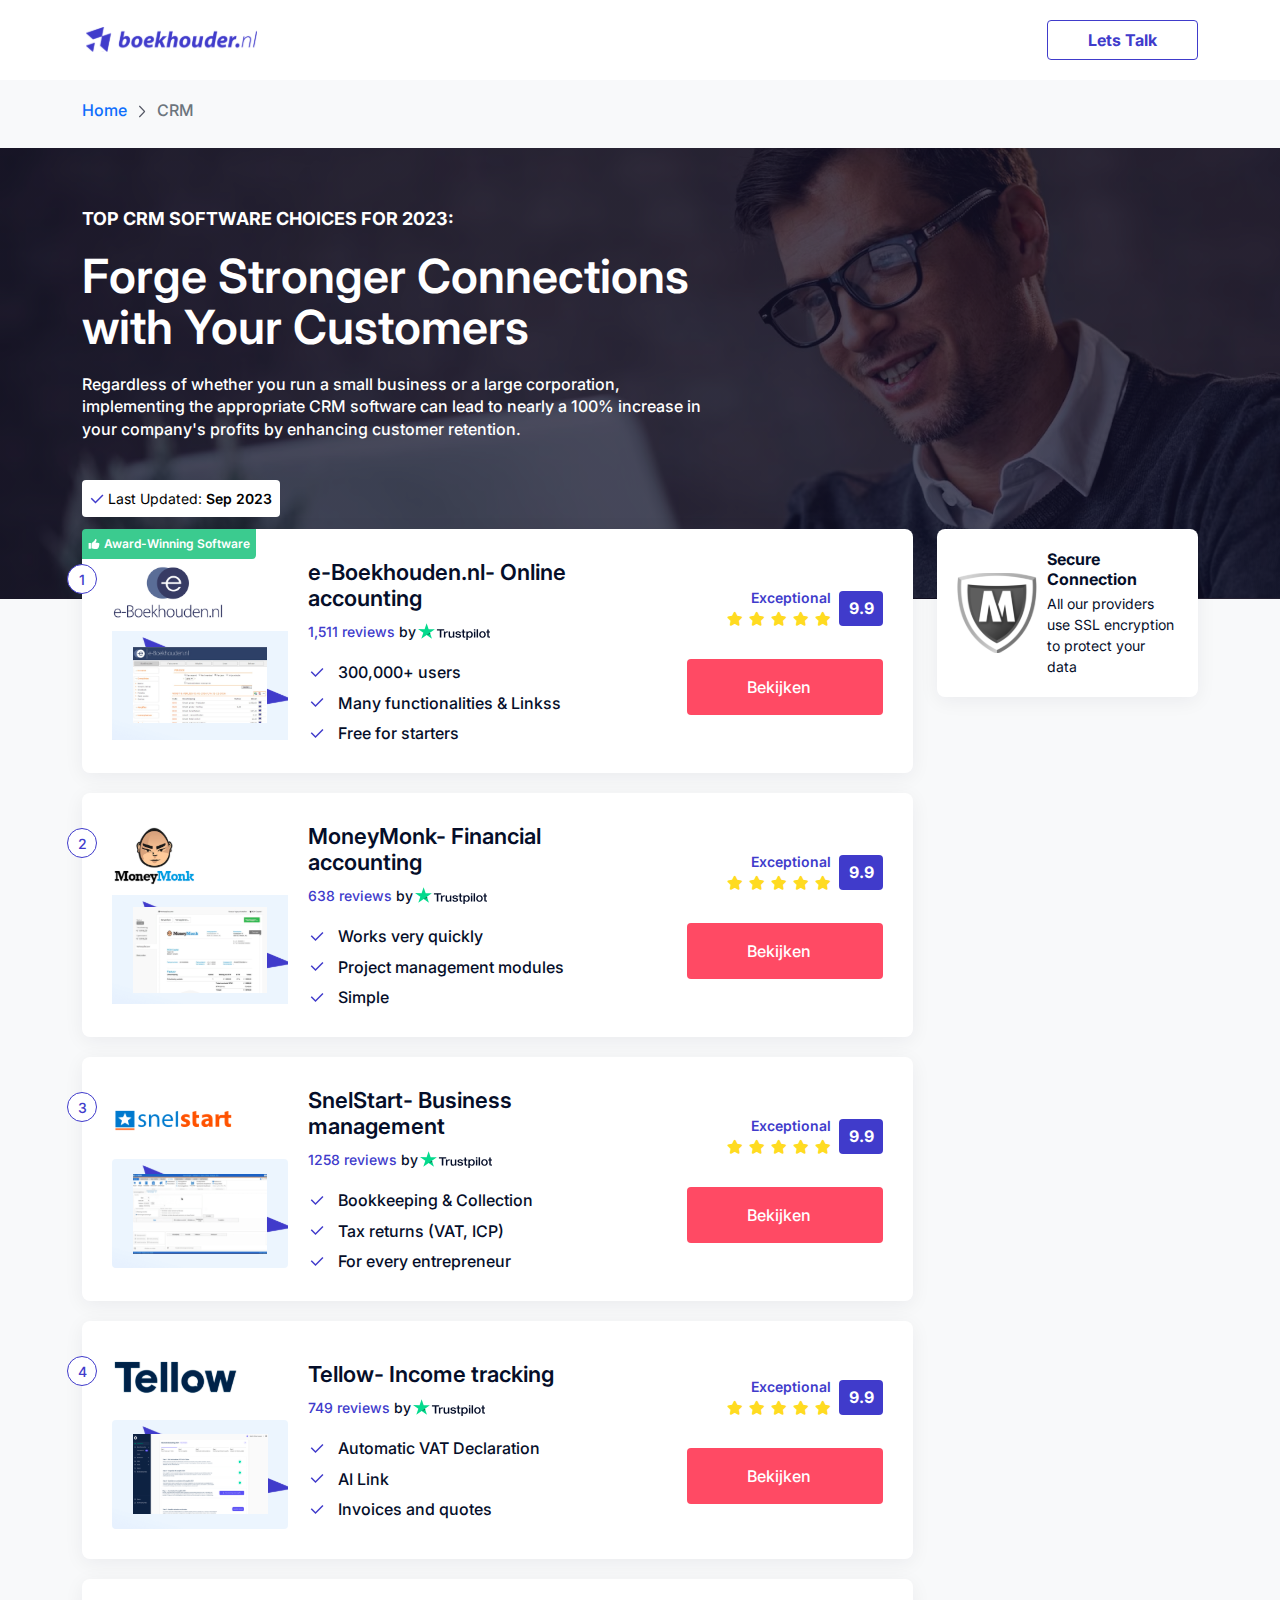
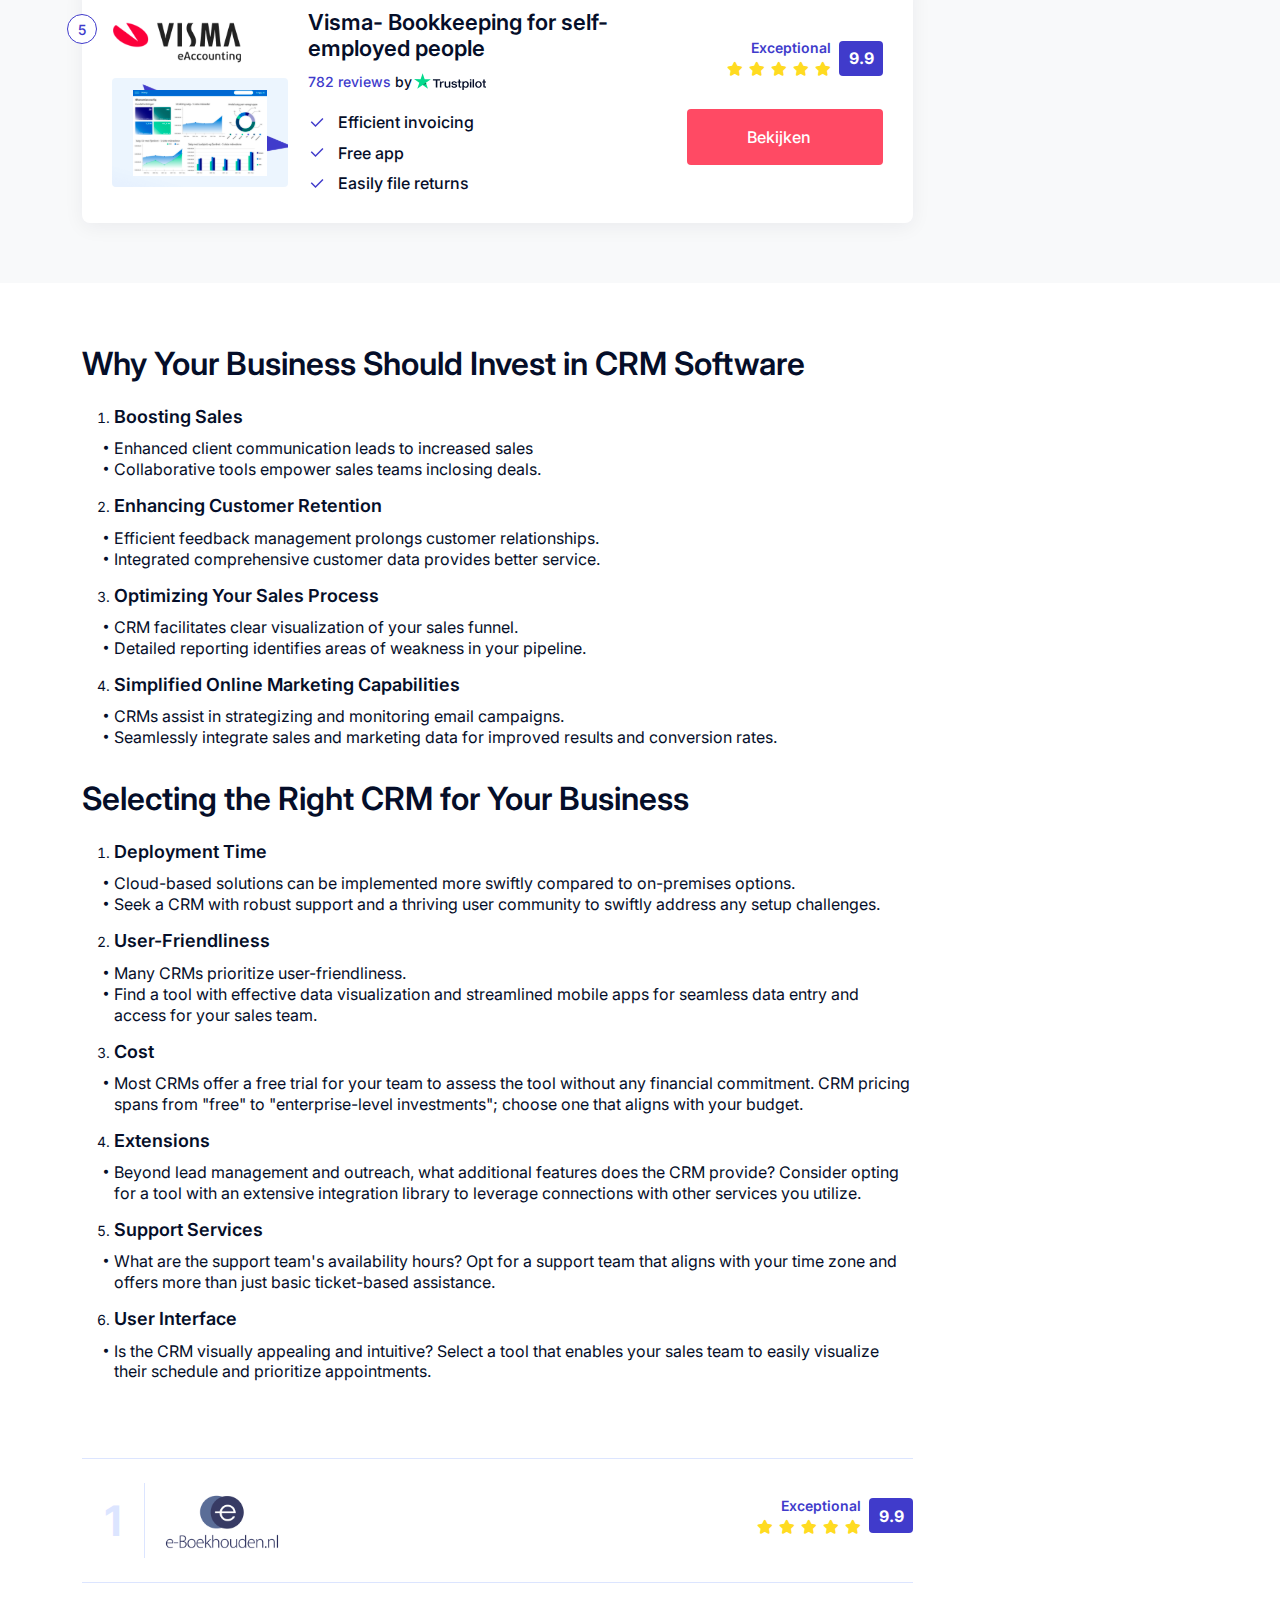
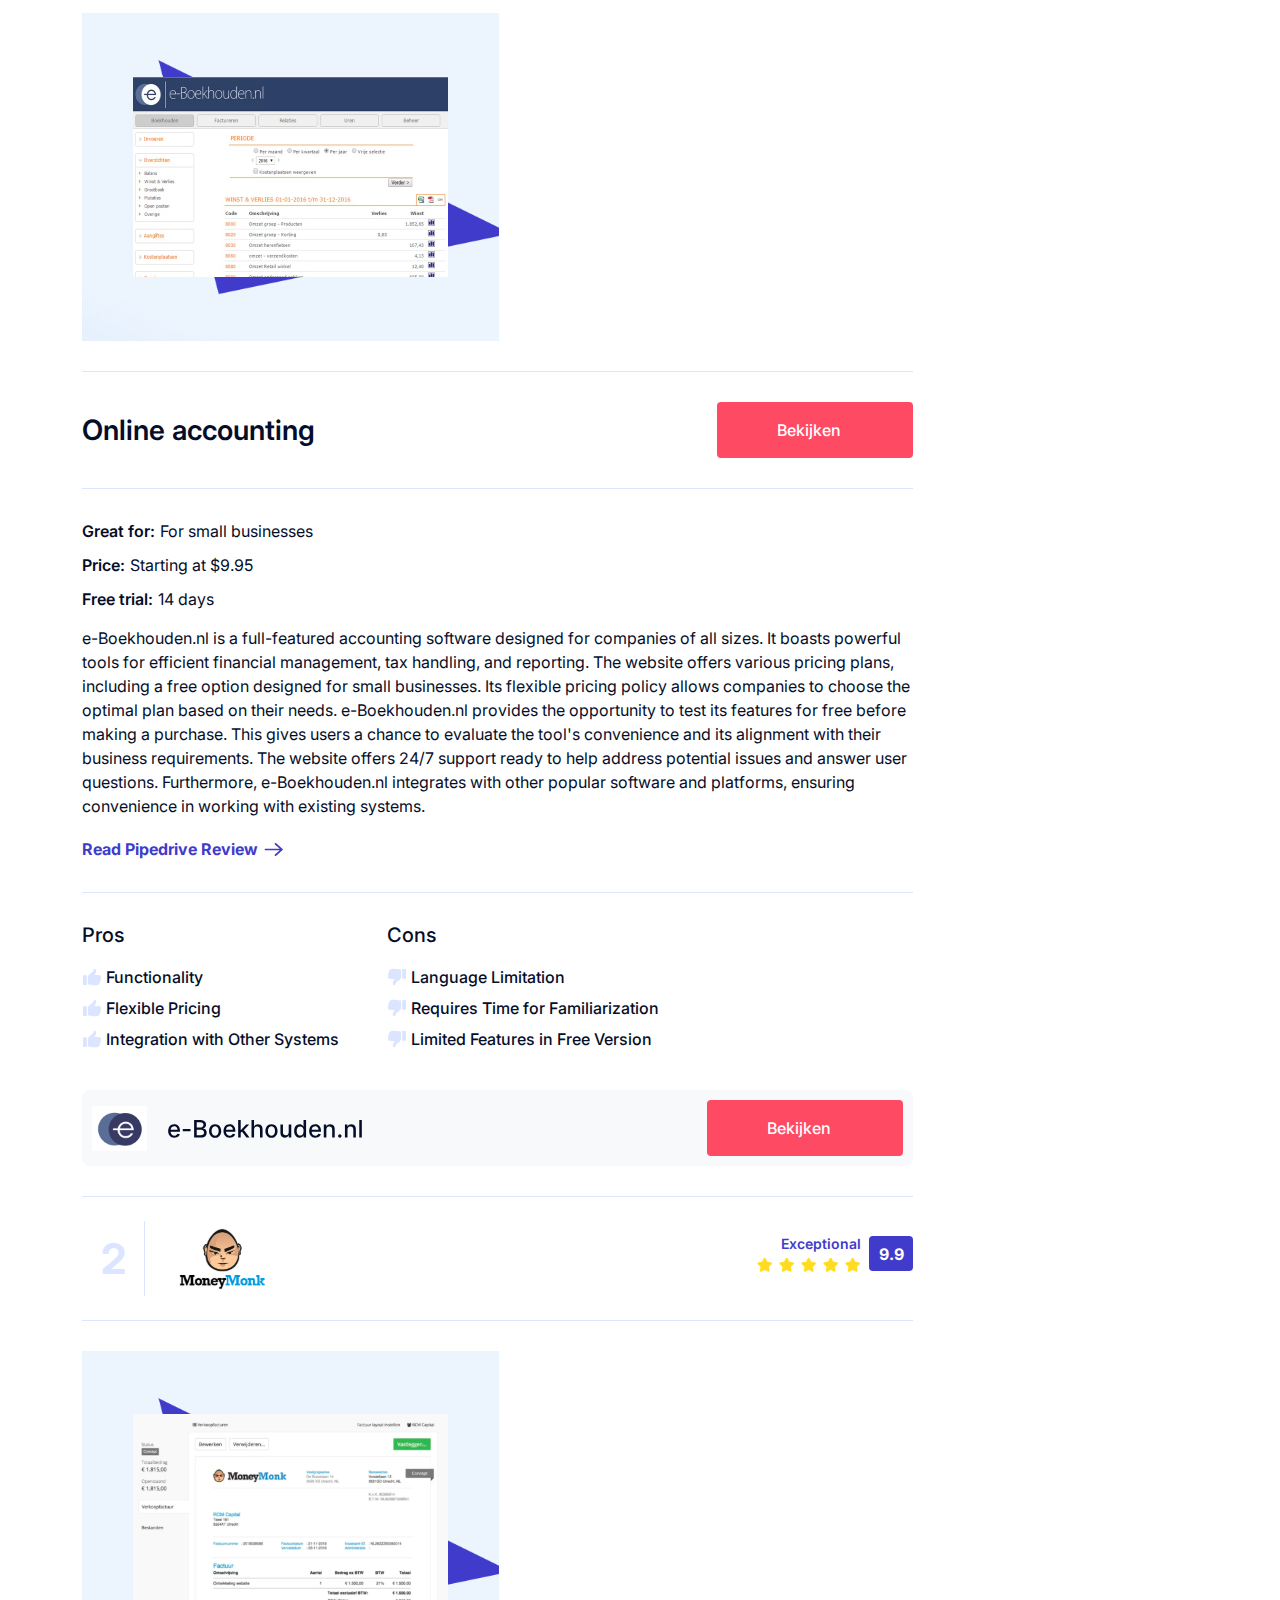
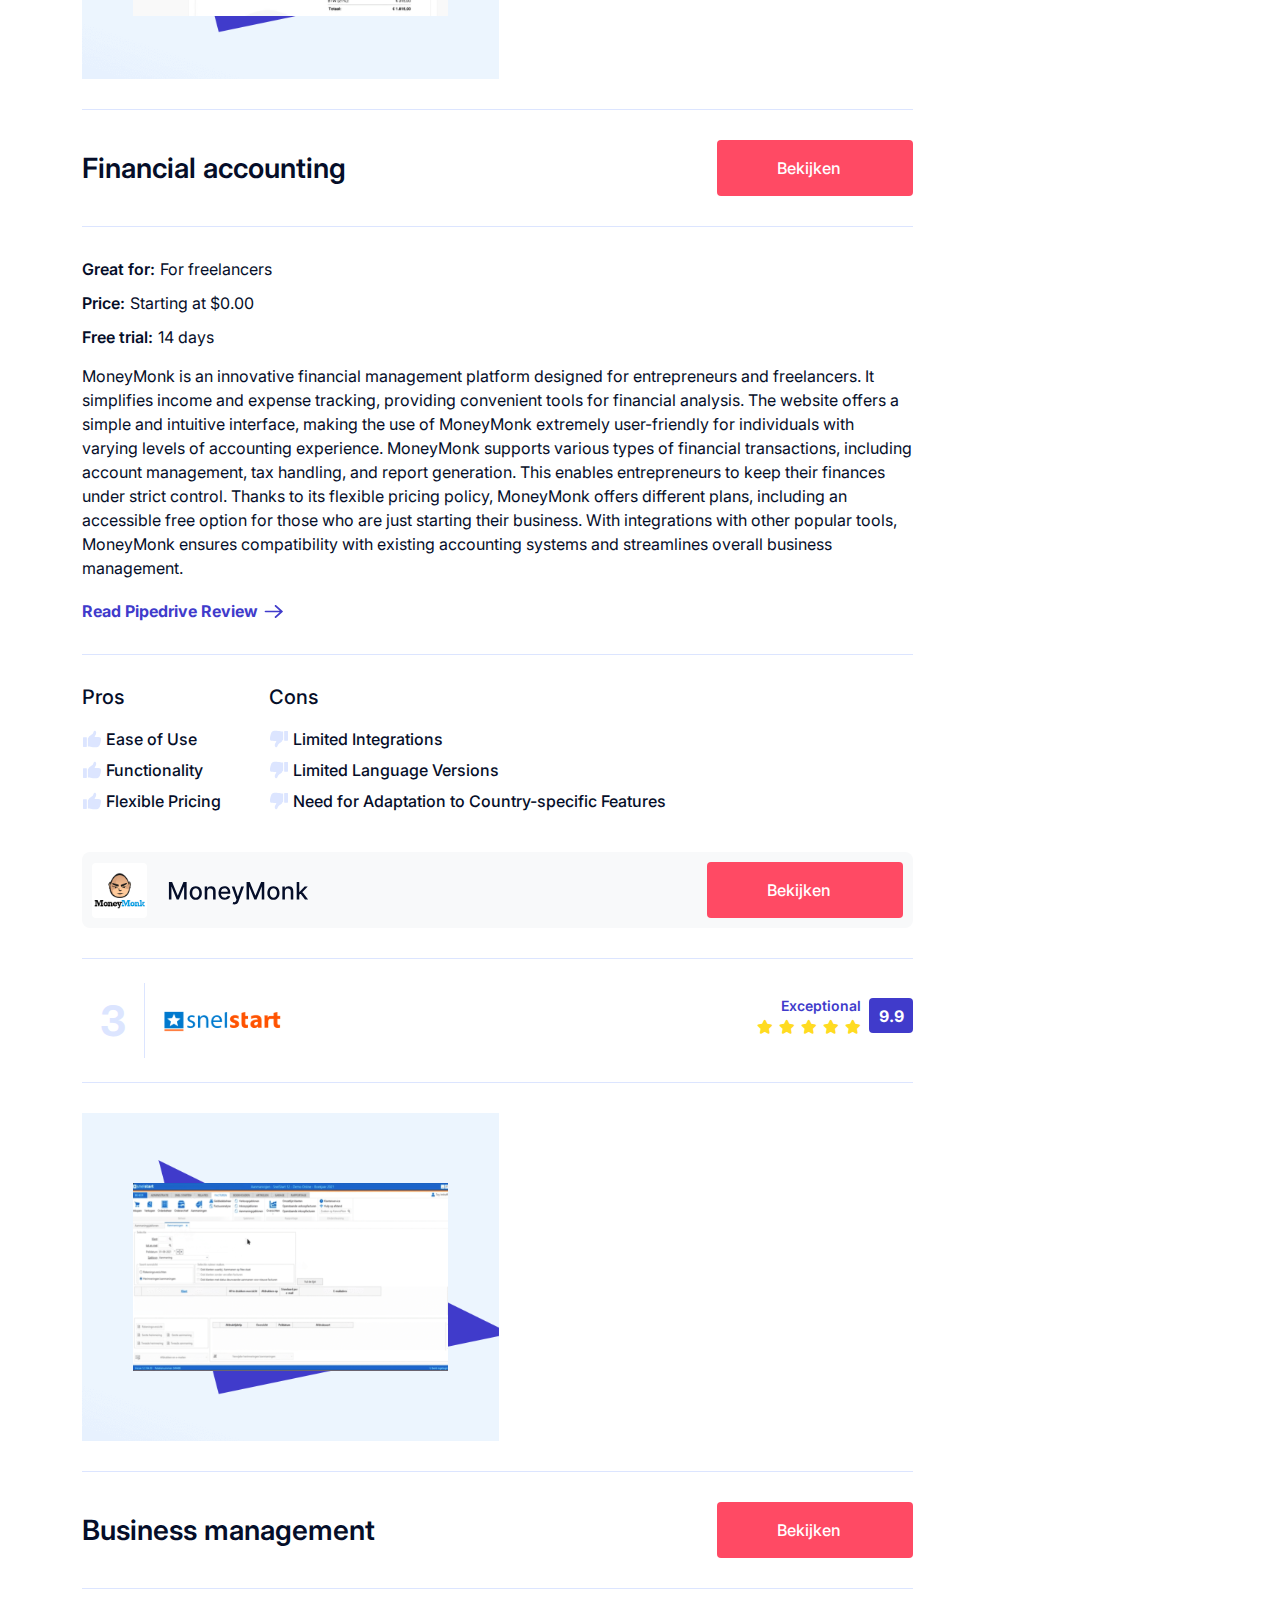
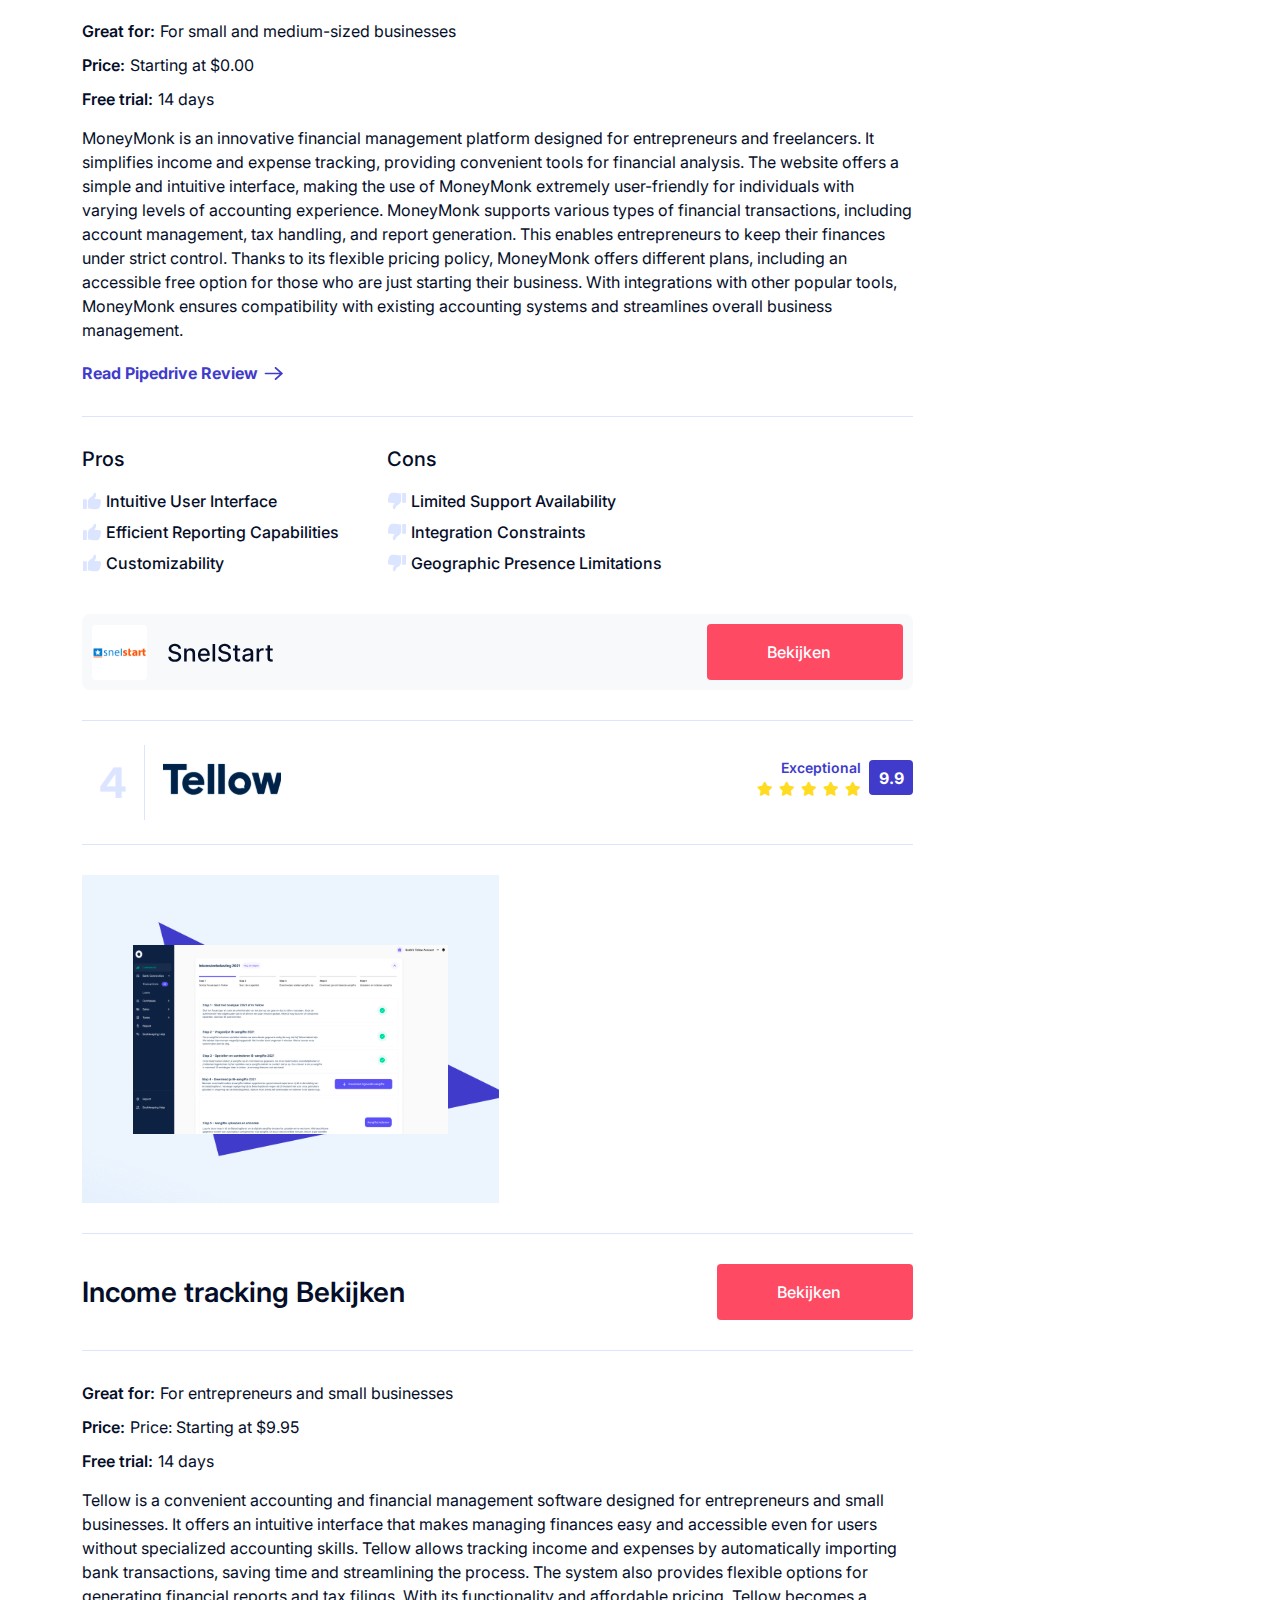
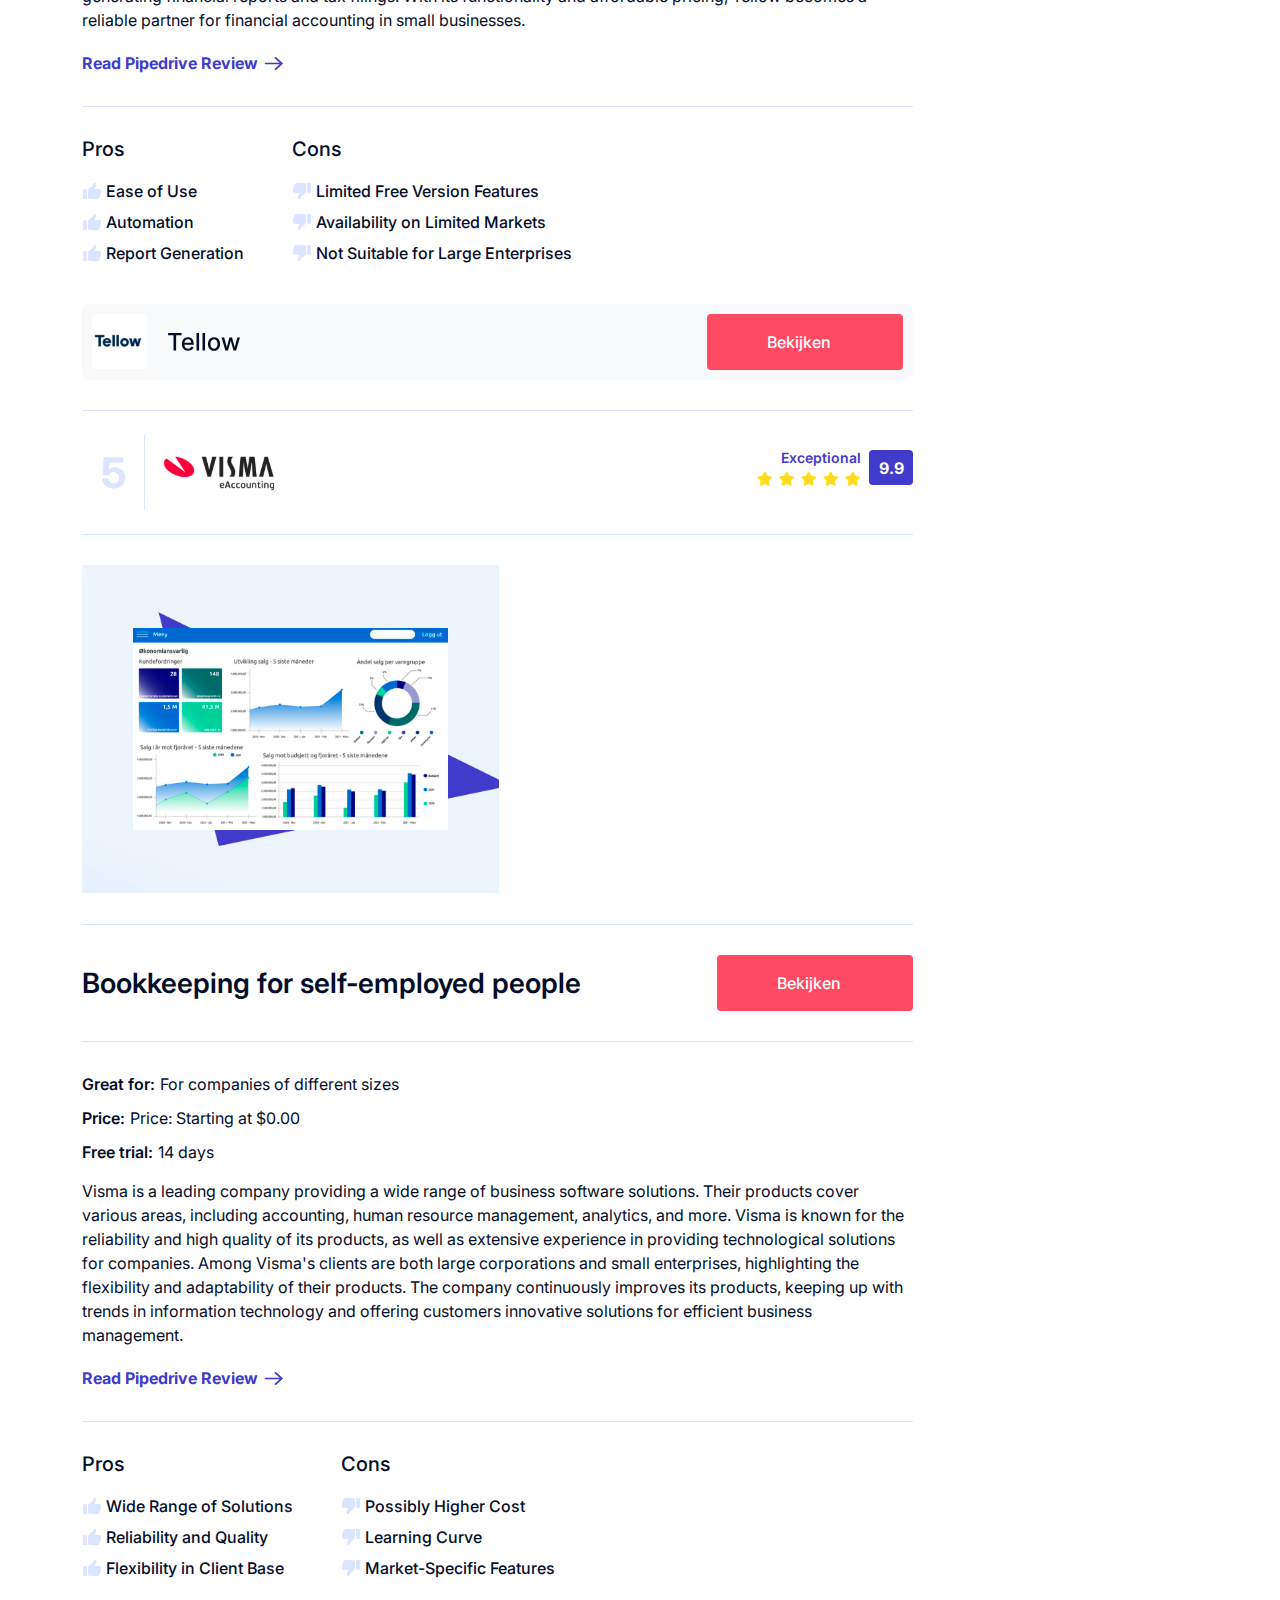
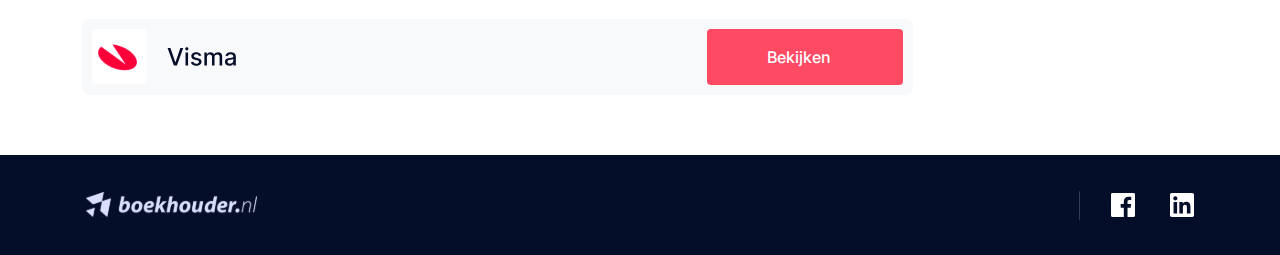
<file: index.html>
<!DOCTYPE html>
<html lang="en">

<head>
    <title>boekhouder</title>
    <meta name="keywords" content="boekhouder" />
    <meta name="description" content="boekhouder" />
    <meta name="viewport" content="width=device-width, initial-scale=1, maximum-scale=1" />
    <!-- FavIcon CSS -->
    <link rel="icon" href="favicon.png" type="image/gif" sizes="16x16">
    <!--Google Fonts CSS-->
    <link rel="preconnect" href="https://fonts.googleapis.com">
    <link rel="preconnect" href="https://fonts.gstatic.com" crossorigin>
    <link href="https://fonts.googleapis.com/css2?family=Inter:wght@100;200;300;400;500;600;700;800;900&display=swap" rel="stylesheet">

    <!--Font Awesome Icon CSS-->
    <link rel="stylesheet" type="text/css" href="https://cdnjs.cloudflare.com/ajax/libs/font-awesome/6.4.0/css/all.min.css">
    <!--Bootstrap CSS-->
    <link rel="stylesheet" type="text/css" href="assets/css/bootstrap.min.css">
    <!-- Main Style CSS  -->
    <link rel="stylesheet" type="text/css" href="assets/css/style.css">
</head>

<body>
    
    <!-- hearer-area start -->
    <header class="header-area">
        <div class="header-top">
            <div class="container">
                <div class="d-flex align-items-center justify-content-between">
                    <div class="logo">
                        <a href="#">
                            <img src="assets/img/logo.svg" alt="">
                                
                        </a>
                    </div>
                    <div>
                        <a href="#" class="talk-btn">Lets Talk</a>
                    </div>
                </div>
            </div>
        </div>
        <div class="header-bottom">
            <div class="container">
                <nav>
                    <ol class="breadcrumb m-0">
                        <li class="breadcrumb-item  font-16"><a href="#">Home</a></li>
                        <li class="font-16 p8"><svg xmlns="http://www.w3.org/2000/svg" width="14" height="15"
                                viewBox="0 0 14 15" fill="none">
                                <path
                                    d="M4.16475 2.65024C4.11212 2.59455 4.07098 2.52904 4.04367 2.45745C4.01636 2.38586 4.00342 2.30959 4.00559 2.233C4.00776 2.1564 4.02499 2.08099 4.0563 2.01105C4.08761 1.94112 4.13239 1.87804 4.18809 1.82541C4.24378 1.77278 4.30929 1.73164 4.38088 1.70433C4.45247 1.67702 4.52874 1.66408 4.60533 1.66625C4.68193 1.66842 4.75734 1.68565 4.82728 1.71696C4.89721 1.74827 4.96029 1.79305 5.01292 1.84874L9.97125 7.09874C10.0736 7.20705 10.1307 7.35045 10.1307 7.49949C10.1307 7.64854 10.0736 7.79194 9.97125 7.90024L5.01292 13.1508C4.96064 13.2077 4.89757 13.2537 4.82738 13.286C4.75719 13.3184 4.68128 13.3364 4.60405 13.3392C4.52682 13.3419 4.44981 13.3293 4.3775 13.302C4.30519 13.2747 4.23902 13.2334 4.18284 13.1803C4.12665 13.1273 4.08157 13.0636 4.0502 12.9929C4.01884 12.9223 4.00182 12.8462 4.00014 12.7689C3.99846 12.6916 4.01214 12.6148 4.0404 12.5429C4.06866 12.471 4.11093 12.4054 4.16475 12.3499L8.74509 7.49949L4.16475 2.65024Z"
                                    fill="#545764" />
                            </svg></li>
                        <li class="breadcrumb-item font-16 active" aria-current="page">CRM</li>
                    </ol>
                </nav>

            </div>
        </div>
    </header>
    <!-- hearer-area end -->

    <main>
        <section class="main-wrapper">

            <!-- banner-area start -->
            <div class="banner-area">
                <div class="container">
                    <div class="row">
                        <div class="col-xl-7 col-lg-10">
                            <div class="banner-discription f-column-reverse">
                                <h3 class="banner-sub-heading">
                                    Top CRM Software Choices for 2023:
                                </h3>
                                <h1 class="banner-heading lg-block">Forge Stronger Connections with Your Customers
                                </h1>
                                <p class="banner-content lg-block">
                                    Regardless of whether you run a small business or a large corporation, implementing the appropriate CRM software can lead to nearly a 100%  increase in your company's profits by enhancing customer retention.
                                </p>
                                <div class="update-btn">
                                    <button>
                                        <svg class="lg-block" width="14" height="10" viewBox="0 0 14 10" fill="none"
                                            xmlns="http://www.w3.org/2000/svg">
                                            <path
                                                d="M5.5015 7.37817L12.3958 0.483887L13.4564 1.54454L5.5015 9.49947L0.728516 4.72655L1.78917 3.6659L5.5015 7.37817Z"
                                                fill="#403BCB" />
                                        </svg>
                                        <svg class="sm-block" width="16" height="16" viewBox="0 0 16 16" fill="none"
                                            xmlns="http://www.w3.org/2000/svg">
                                            <rect width="16" height="16" rx="8" fill="#403BCB" />
                                            <path
                                                d="M7.12501 10.1177L13.0833 4L14 4.94118L7.12501 12L3 7.76473L3.91666 6.82356L7.12501 10.1177Z"
                                                fill="white" />
                                        </svg>
                                        <p class="font-14"> Last Updated: <span class="font-600">Sep 2023</span></p>
                                    </button>
                                </div>
                            </div>
                        </div>
                    </div>
                </div>
            </div>
            <!-- banner-area end -->
            <div class="banner-bottom">
                <div class="container">
                    <div class="row">
                        <div class="col-lg-9  col-md-8">
                            <div class="left-wrapper-area">
                       
                                <div class="left-wrapper mb-20">
                                    <a class="overlay" href="index.html"></a>
                                    <button class="award">
                                        <svg width="12" height="12" viewBox="0 0 12 12" fill="none"
                                            xmlns="http://www.w3.org/2000/svg">
                                            <g clip-path="url(#clip0_207_1118)">
                                                <path fill-rule="evenodd" clip-rule="evenodd"
                                                    d="M11.3996 5.96175C11.3452 7.47855 10.7636 10.4353 9.55641 10.7545C8.25881 11.0985 7.31961 11.1305 5.07241 10.6409C4.60681 10.5697 4.13721 10.5313 3.66601 10.5265C3.62498 10.5255 3.586 10.5084 3.55743 10.4789C3.52886 10.4495 3.51299 10.41 3.51321 10.3689V5.60015C3.51274 5.57633 3.51793 5.55274 3.52836 5.53132C3.53879 5.5099 3.55417 5.49126 3.57321 5.47695C3.87881 5.25935 4.06201 4.68895 4.39161 4.39455C5.01081 3.84095 5.48361 3.67535 5.89881 3.36255C6.61241 2.82335 6.74361 2.13935 6.97001 1.60255C7.15561 1.16255 7.46121 0.848948 7.91881 1.05295C8.38041 1.25935 8.86201 2.09775 8.28361 3.28975C8.11561 3.63615 7.87481 3.88815 7.65321 4.49935C7.60281 4.64095 7.59081 4.86575 7.75321 4.85535C8.65921 4.78713 9.56935 4.79516 10.474 4.87935C10.7361 4.91052 10.9768 5.03917 11.1483 5.23973C11.3198 5.44028 11.4095 5.69805 11.3996 5.96175ZM2.91321 10.4689V5.26815C2.91321 5.2269 2.90507 5.18605 2.88926 5.14795C2.87345 5.10985 2.85028 5.07525 2.82108 5.04612C2.79187 5.01698 2.7572 4.9939 2.71906 4.97819C2.68092 4.96248 2.64006 4.95444 2.59881 4.95455H0.913209C0.830037 4.95455 0.750272 4.98759 0.691461 5.0464C0.632649 5.10521 0.599609 5.18498 0.599609 5.26815V10.4689C0.600028 10.5521 0.633177 10.6317 0.691875 10.6905C0.750573 10.7494 0.830094 10.7827 0.913209 10.7833H2.59961C2.68286 10.7829 2.76259 10.7497 2.82146 10.6908C2.88033 10.6319 2.91279 10.5522 2.91321 10.4689Z"
                                                    fill="white" />
                                            </g>
                                            <defs>
                                                <clipPath id="clip0_207_1118">
                                                    <rect width="12" height="12" fill="white" />
                                                </clipPath>
                                            </defs>
                                        </svg>
                                        <span>Award-Winning Software</span>
                                    </button>
                                    <div class="numbering"> 1 </div>
                                    
                                    <div class="account-single-wrapper">
                                        <div class="winning">
                                        
                                            <div class="top-img sm-flex  p-sm-15">
                                                    
                                                <img src="assets/img/e-book.svg" alt="e-Boekhouden">
                                         
                                                    
                                                <div class="bottom-img lg-block">
                                                    <img src="assets/img/bookframe.svg" alt="e-Boekhouden">
                                                </div>
                                                <div class="score-wrapper">
                                                    <div class="exceptional-area sm-block">
                                                        <div class="score-area-h">
                                                            <div class="score-content text-end">
                                                                <p class="font-14 font-600 blue-color">Exceptional</p>
                                                                <p class="score-icon">
                                                                    <i class="fas fa-star"></i>
                                                                    <i class="fas fa-star"></i>
                                                                    <i class="fas fa-star"></i>
                                                                    <i class="fas fa-star"></i>
                                                                    <i class="fas fa-star"></i>
                                                                </p>
                                                            </div>
                                                            <div class="score-num"> 9.9 </div>
                                                        </div>
                                                        <div class="score-card">
                                                            <ul>
                                                                <li>
                                                                    <div class="score-card-c">
                                                                        <h3 class="font-20 mb-1">Popularity</h3>
                                                                        <p class="font-16 gray-color font-400"> Based on visits
                                                                            in the past 7 days </p>
                                                                    </div>
                                                                    <div class="score-card-num"> 9.9 </div>
                                                                </li>
                                                                <li>
                                                                    <div class="score-card-c">
                                                                        <h3 class="font-20 mb-1">Brand Reputation</h3>
                                                                        <p class="font-16 gray-color font-400">Based on web
                                                                            trends</p>
                                                                    </div>
                                                                    <div class="score-card-num"> 9.3 </div>
                                                                </li>
                                                                <li>
                                                                    <div class="score-card-c">
                                                                        <h3 class="font-20 mb-1">Features & Benefits</h3>
                                                                        <p class="font-16 gray-color font-400">
                                                                            Based on our

                                                                            <a href="index.html"
                                                                                class="text-decoration-underline gray-color ">
                                                                                editorial reviews </a>
                                                                        </p>
                                                                    </div>
                                                                    <div class="score-card-num"> 9.3 </div>
                                                                </li>
                                                            </ul>
                                                        </div>
                                                    </div>
                                                </div>
                                            </div>
                                       
                                            <div class="account-content-review p-sm-15">
                                                <h3 class="account-title font-22">e-Boekhouden.nl- Online accounting </h3>
                                                <div class="review-by">
                                                    <p class="font-14 font-500">
                                                        <span class="blue-color">1,511 reviews</span> by
                                                    </p>
                                                    <svg width="72" height="17" viewBox="0 0 72 17" fill="none"
                                                        xmlns="http://www.w3.org/2000/svg">
                                                        <g clip-path="url(#clip0_185_128)">
                                                            <mask id="mask0_185_128" style="mask-type:luminance"
                                                                maskUnits="userSpaceOnUse" x="0" y="0" width="72" height="17">
                                                                <path d="M0 0H72V16.9542H0V0Z" fill="white" />
                                                            </mask>
                                                            <g mask="url(#mask0_185_128)">
                                                                <path
                                                                    d="M18.9224 6.125H26.2127V7.40613H23.3462V14.6081H21.7698V7.40613H18.916V6.125H18.9224ZM25.9012 8.46574H27.2487V9.65116H27.2741C27.3186 9.48349 27.4012 9.32186 27.522 9.16619C27.6428 9.01051 27.7889 8.86088 27.9606 8.73515C28.1322 8.60346 28.3228 8.50172 28.5326 8.41784C28.7423 8.34009 28.9584 8.29815 29.1745 8.29815C29.3398 8.29815 29.4605 8.30419 29.5241 8.31015C29.5877 8.3161 29.6512 8.3281 29.7211 8.33405V9.63917C29.6194 9.62122 29.5177 9.60922 29.4097 9.59723C29.3017 9.58523 29.2 9.57928 29.0983 9.57928C28.8567 9.57928 28.6279 9.62717 28.4118 9.71701C28.1957 9.80675 28.0114 9.94448 27.8525 10.1181C27.6936 10.2977 27.5665 10.5132 27.4711 10.7766C27.3758 11.04 27.3313 11.3393 27.3313 11.6806V14.602H25.8949V8.46574H25.9012ZM36.325 14.6081H34.914V13.752H34.8885C34.7106 14.0633 34.4499 14.3087 34.1004 14.4943C33.7508 14.6799 33.3949 14.7757 33.0326 14.7757C32.1745 14.7757 31.5517 14.5781 31.1703 14.177C30.7889 13.7759 30.5983 13.1713 30.5983 12.3631V8.46574H32.0347V12.2314C32.0347 12.7702 32.1428 13.1533 32.3652 13.3749C32.5813 13.5963 32.8927 13.7101 33.2869 13.7101C33.5919 13.7101 33.8398 13.6682 34.0431 13.5783C34.2465 13.4886 34.4119 13.3749 34.5325 13.2251C34.6597 13.0815 34.7486 12.9019 34.8059 12.6983C34.8631 12.4947 34.8885 12.2733 34.8885 12.0338V8.47178H36.325V14.6081ZM38.772 12.6384C38.8165 13.0336 38.9754 13.3089 39.2486 13.4706C39.5284 13.6262 39.8588 13.7101 40.2466 13.7101C40.38 13.7101 40.5326 13.6981 40.7042 13.6802C40.8696 13.6622 41.0319 13.6239 41.1872 13.5664C41.3398 13.5125 41.4606 13.4287 41.5623 13.3209C41.6576 13.2131 41.702 13.0755 41.6957 12.9019C41.6893 12.7282 41.6194 12.5846 41.4923 12.4768C41.3652 12.363 41.2063 12.2793 41.0093 12.2074C40.7893 12.1343 40.5641 12.0763 40.3356 12.0338C40.0813 11.9859 39.8271 11.932 39.5665 11.8782C39.2995 11.8242 39.0389 11.7524 38.7911 11.6746C38.5431 11.5968 38.3207 11.4891 38.1236 11.3513C37.9266 11.2196 37.7678 11.046 37.6534 10.8365C37.5326 10.627 37.4754 10.3695 37.4754 10.0582C37.4754 9.72296 37.5644 9.44759 37.736 9.22012C37.9075 8.99256 38.13 8.81298 38.3907 8.67526C38.6576 8.53762 38.9499 8.44183 39.2741 8.38194C39.5983 8.3281 39.9097 8.29815 40.2021 8.29815C40.539 8.29815 40.8631 8.33405 41.1682 8.39998C41.4733 8.46574 41.7529 8.57352 42.0008 8.72919C42.2487 8.87883 42.4521 9.07644 42.6173 9.31591C42.7826 9.55538 42.8843 9.84869 42.9287 10.1899H41.4288C41.3589 9.86664 41.2063 9.64512 40.9585 9.53734C40.7105 9.4236 40.4245 9.36976 40.1067 9.36976C40.005 9.36976 39.8843 9.37571 39.7444 9.39366C39.6103 9.41084 39.4782 9.44094 39.3503 9.48349C39.2296 9.52543 39.1279 9.59127 39.0389 9.67507C38.9563 9.75886 38.9119 9.86664 38.9119 10.0044C38.9119 10.1719 38.9754 10.3036 39.0962 10.4055C39.2169 10.5072 39.3758 10.591 39.5728 10.6629C39.7928 10.736 40.018 10.794 40.2466 10.8365C40.5008 10.8844 40.7614 10.9382 41.0283 10.9921C41.2889 11.046 41.5432 11.1178 41.7974 11.1957C42.0517 11.2735 42.2741 11.3813 42.4712 11.5189C42.6682 11.6566 42.827 11.8242 42.9478 12.0278C43.0686 12.2314 43.1321 12.4888 43.1321 12.7881C43.1321 13.1533 43.0432 13.4586 42.8652 13.7161C42.6873 13.9675 42.4584 14.177 42.1788 14.3326C41.8991 14.4883 41.5813 14.6081 41.2381 14.6799C40.902 14.7509 40.5589 14.787 40.2148 14.7877C39.8017 14.7877 39.4203 14.7457 39.0707 14.656C38.7211 14.5661 38.416 14.4345 38.1618 14.2608C37.9075 14.0813 37.7041 13.8597 37.558 13.5963C37.4118 13.3329 37.3355 13.0156 37.3228 12.6504H38.772V12.6384ZM43.5135 8.46574H44.6004V6.62188H46.0368V8.46574H47.3334V9.47754H46.0368V12.7582C46.0368 12.9019 46.0432 13.0216 46.0559 13.1293C46.0686 13.2312 46.1003 13.3209 46.1449 13.3928C46.1893 13.4646 46.2593 13.5185 46.3546 13.5544C46.45 13.5903 46.5707 13.6083 46.736 13.6083C46.8376 13.6083 46.9393 13.6083 47.041 13.6023C47.1427 13.5963 47.2444 13.5844 47.3461 13.5604V14.6081C47.1873 14.626 47.0283 14.638 46.8822 14.656C46.7296 14.6739 46.5771 14.6799 46.4181 14.6799C46.0368 14.6799 45.7317 14.644 45.5029 14.5781C45.2741 14.5123 45.0898 14.4105 44.9626 14.2788C44.8292 14.1471 44.7466 13.9855 44.6957 13.7879C44.6461 13.5653 44.6185 13.3389 44.6131 13.1114V9.48945H43.5262V8.46574H43.5135ZM48.3503 8.46574H49.7105V9.29787H49.736C49.9394 8.93872 50.219 8.68725 50.5813 8.53158C50.9436 8.37599 51.3313 8.29815 51.7571 8.29815C52.272 8.29815 52.7169 8.38194 53.0983 8.55557C53.4796 8.72315 53.7974 8.95666 54.0517 9.25602C54.3059 9.55538 54.4902 9.90254 54.6173 10.2977C54.7445 10.6928 54.808 11.1178 54.808 11.5668C54.808 11.9799 54.7508 12.381 54.6364 12.7641C54.522 13.1533 54.3504 13.4945 54.1216 13.7939C53.8927 14.0932 53.6004 14.3267 53.2444 14.5063C52.8885 14.6859 52.4754 14.7757 51.9924 14.7757C51.7814 14.7756 51.5708 14.7575 51.3631 14.7218C51.1557 14.6859 50.9531 14.6276 50.7593 14.5482C50.5686 14.4704 50.3842 14.3686 50.2254 14.2429C50.0602 14.1172 49.9267 13.9735 49.8122 13.8118H49.7868V16.877H48.3503V8.46574ZM53.3715 11.5429C53.3715 11.2675 53.3335 10.9981 53.2571 10.7347C53.1809 10.4713 53.0665 10.2438 52.914 10.0403C52.765 9.84064 52.5718 9.67506 52.3482 9.55538C52.1194 9.4356 51.8588 9.36976 51.5665 9.36976C50.9627 9.36976 50.505 9.56728 50.1999 9.96243C49.8948 10.3576 49.7423 10.8844 49.7423 11.5429C49.7423 11.8542 49.7804 12.1415 49.8631 12.405C49.9457 12.6684 50.0602 12.8959 50.2254 13.0875C50.3842 13.2791 50.575 13.4287 50.7974 13.5365C51.0198 13.6502 51.2805 13.7041 51.5729 13.7041C51.9034 13.7041 52.1767 13.6382 52.4055 13.5125C52.6342 13.3868 52.8186 13.2192 52.9648 13.0216C53.1147 12.8132 53.2225 12.5796 53.2826 12.3331C53.3398 12.0757 53.3715 11.8123 53.3715 11.5429ZM55.9075 6.125H57.344V7.40613H55.9075V6.125ZM55.9075 8.46574H57.344V14.6081H55.9075V8.46574ZM58.6279 6.125H60.0644V14.6081H58.6279V6.125ZM64.469 14.7757C63.9478 14.7757 63.4838 14.6919 63.077 14.5302C62.6703 14.3686 62.3271 14.1411 62.041 13.8597C61.7614 13.5724 61.5453 13.2312 61.3991 12.836C61.2529 12.4409 61.1767 12.0039 61.1767 11.5309C61.1767 11.064 61.2529 10.6329 61.3991 10.2378C61.5453 9.84274 61.7614 9.50144 62.041 9.21408C62.3207 8.92672 62.6703 8.7052 63.077 8.54357C63.4838 8.38194 63.9478 8.29815 64.469 8.29815C64.9902 8.29815 65.4542 8.38194 65.861 8.54357C66.2677 8.7052 66.611 8.93276 66.897 9.21408C67.1766 9.50144 67.3927 9.84274 67.539 10.2378C67.6851 10.6329 67.7614 11.064 67.7614 11.5309C67.7614 12.0039 67.6851 12.4409 67.539 12.836C67.3927 13.2312 67.1766 13.5724 66.897 13.8597C66.6174 14.1471 66.2677 14.3686 65.861 14.5302C65.4542 14.6919 64.9902 14.7757 64.469 14.7757ZM64.469 13.7041C64.7868 13.7041 65.0665 13.6382 65.3017 13.5125C65.5368 13.3868 65.7275 13.2192 65.88 13.0156C66.0325 12.812 66.1406 12.5786 66.2169 12.3212C66.2868 12.0637 66.325 11.8003 66.325 11.5309C66.325 11.2675 66.2868 11.0101 66.2169 10.7467C66.1516 10.4968 66.0372 10.2611 65.88 10.0523C65.7275 9.84869 65.5368 9.68706 65.3017 9.56133C65.0665 9.4356 64.7868 9.36976 64.469 9.36976C64.1512 9.36976 63.8716 9.4356 63.6364 9.56133C63.4012 9.68706 63.2105 9.85464 63.058 10.0523C62.9055 10.2557 62.7974 10.4833 62.7212 10.7467C62.6512 11.0101 62.6131 11.2675 62.6131 11.5309C62.6131 11.8003 62.6512 12.0637 62.7212 12.3212C62.791 12.5786 62.9055 12.812 63.058 13.0156C63.2105 13.2192 63.4012 13.3868 63.6364 13.5125C63.8716 13.6442 64.1512 13.7041 64.469 13.7041ZM68.1808 8.46574H69.2678V6.62188H70.7042V8.46574H72.0008V9.47754H70.7042V12.7582C70.7042 12.9019 70.7106 13.0216 70.7233 13.1293C70.7359 13.2312 70.7677 13.3209 70.8123 13.3928C70.8567 13.4646 70.9267 13.5185 71.022 13.5544C71.1174 13.5903 71.2381 13.6083 71.4033 13.6083C71.505 13.6083 71.6067 13.6083 71.7084 13.6023C71.8101 13.5963 71.9118 13.5844 72.0135 13.5604V14.6081C71.8546 14.626 71.6957 14.638 71.5495 14.656C71.397 14.6739 71.2444 14.6799 71.0855 14.6799C70.7042 14.6799 70.3991 14.644 70.1703 14.5781C69.9415 14.5123 69.7572 14.4105 69.63 14.2788C69.4966 14.1471 69.4139 13.9855 69.3631 13.7879C69.3135 13.5653 69.2859 13.3389 69.2805 13.1114V9.48945H68.1936V8.46574H68.1808Z"
                                                                    fill="#050E29" />
                                                                <path
                                                                    d="M17.2436 6.12505H10.6589L8.62497 0.222168L6.58467 6.12505L0 6.11901L5.33259 9.7709L3.29229 15.6677L8.62497 12.0219L13.9513 15.6677L11.9173 9.7709L17.2436 6.12496V6.12505Z"
                                                                    fill="#04DA8D" />
                                                                <path
                                                                    d="M12.375 11.1061L11.9174 9.771L8.625 12.022L12.375 11.1061Z"
                                                                    fill="#126849" />
                                                            </g>
                                                        </g>
                                                        <defs>
                                                            <clipPath id="clip0_185_128">
                                                                <rect width="72" height="17" fill="white" />
                                                            </clipPath>
                                                        </defs>
                                                    </svg>
                                                </div>
                                                <ul>
                                                    <li>
                                                        <svg width="18" height="19" viewBox="0 0 18 19" fill="none"
                                                            xmlns="http://www.w3.org/2000/svg">
                                                            <path
                                                                d="M7.5015 11.8782L14.3958 4.98389L15.4564 6.04454L7.5015 13.9995L2.72852 9.22655L3.78917 8.1659L7.5015 11.8782Z"
                                                                fill="#403BCB" />
                                                        </svg>
                                                        <span class="font-16p">300,000+ users</span>
                                                    </li>
                                                    <li>
                                                        <svg width="18" height="19" viewBox="0 0 18 19" fill="none"
                                                            xmlns="http://www.w3.org/2000/svg">
                                                            <path
                                                                d="M7.5015 11.8782L14.3958 4.98389L15.4564 6.04454L7.5015 13.9995L2.72852 9.22655L3.78917 8.1659L7.5015 11.8782Z"
                                                                fill="#403BCB" />
                                                        </svg>
                                                        <span class="font-16p">Many functionalities & Linkss</span>
                                                    </li>
                                                    <li>
                                                        <svg width="18" height="19" viewBox="0 0 18 19" fill="none"
                                                            xmlns="http://www.w3.org/2000/svg">
                                                            <path
                                                                d="M7.5015 11.8782L14.3958 4.98389L15.4564 6.04454L7.5015 13.9995L2.72852 9.22655L3.78917 8.1659L7.5015 11.8782Z"
                                                                fill="#403BCB" />
                                                        </svg>
                                                        <span class="font-16p">Free for starters</span>
                                                    </li>
                                                </ul>
                                            </div>
                                        </div>
                                    </div>
                                    <!-- account-single-wrapper -->
                                    <div class="score-wrapper">
                                        <div class="exceptional-area lg-block">
                                            <div class="score-area-h">
                                                <div class="score-content text-end">
                                                    <p class="font-14 font-600 blue-color">Exceptional</p>
                                                    <p class="score-icon">
                                                        <i class="fas fa-star"></i>
                                                        <i class="fas fa-star"></i>
                                                        <i class="fas fa-star"></i>
                                                        <i class="fas fa-star"></i>
                                                        <i class="fas fa-star"></i>
                                                    </p>
                                                </div>
                                                <div class="score-num"> 9.9 </div>
                                            </div>
                                        
                                            <div class="score-card">
                                                <ul>
                                                    <li>
                                                        <div class="score-card-c">
                                                            <h3 class="font-20 mb-1">Popularity</h3>
                                                            <p class="font-16 gray-color font-400"> Based on visits
                                                                in the past 7 days </p>
                                                        </div>
                                                        <div class="score-card-num"> 9.9 </div>
                                                    </li>
                                                    <li>
                                                        <div class="score-card-c">
                                                            <h3 class="font-20 mb-1">Brand Reputation</h3>
                                                            <p class="font-16 gray-color font-400">Based on web
                                                                trends </p>
                                                        </div>
                                                        <div class="score-card-num"> 9.3 </div>
                                                    </li>
                                                    <li>
                                                        <div class="score-card-c">
                                                            <h3 class="font-20 mb-1">Features & Benefits
                                                            </h3>
                                                            <p class="font-16 gray-color font-400">
                                                                Based on our
                                                                <a href="index.html"
                                                                class="text-decoration-underline gray-color ">
                                                                editorial reviews </a>
                                                            </p>
                                                        </div>
                                                        <div class="score-card-num"> 9.3 </div>
                                                    </li>
                                                </ul>
                                            </div>
                                        </div>
                                        <div class="p-sm-15">
                                            <button class="visit-btn">
                                                <span>Bekijken</span>
                                                <div class="arrow-icon">
                                                    <svg width="24" height="24" viewBox="0 0 24 24" fill="none"
                                                        xmlns="http://www.w3.org/2000/svg">
                                                        <path fill-rule="evenodd" clip-rule="evenodd"
                                                            d="M12.8372 5.42774L12.9131 5.3524C13.2421 5.06411 13.7598 5.04193 14.1178 5.28587L14.2037 5.3524L20.5918 10.9505L20.6296 10.9857L20.6799 11.04L20.7453 11.1289L20.7941 11.2191L20.8264 11.3033L20.8528 11.4216L20.8591 11.516L20.8566 11.5762L20.8406 11.6766L20.8137 11.7657L20.7736 11.8545L20.7259 11.9325L20.6586 12.0162L20.5918 12.0815L14.2037 17.6797C13.8473 17.992 13.2695 17.992 12.9131 17.6797C12.5842 17.3914 12.5589 16.9378 12.8372 16.624L12.9131 16.5487L17.7417 12.3158H3.52001C3.016 12.3158 2.60742 11.9577 2.60742 11.516C2.60742 11.0744 3.016 10.7163 3.52001 10.7163H17.7435L12.9131 6.4834C12.5842 6.1951 12.5589 5.74147 12.8372 5.42774L12.9131 5.3524L12.8372 5.42774Z"
                                                            fill="white" />
                                                    </svg>

                                                </div>
                                            </button>
                                        </div>
                                    </div>
                                    <!-- score-wrapper -->
                                </div>
                            

                                <!-- left-wrapper -->
                               
                                    <div class="left-wrapper mb-20">
                                        <a class="overlay" href="index.html"></a>
                                        <div class="numbering"> 2 </div>
                                        <div class="account-single-wrapper">
                                            <div class="winning">
                                                <div class="top-img sm-flex  p-sm-15">
                                                    <img  src="assets/img/money.svg" alt="money">
                                                    <div class="bottom-img lg-block">
                                                        <img src="assets/img/moneyframe.svg" alt="money">
                                                    </div>
                                                    <div class="score-wrapper">
                                                        <div class="exceptional-area sm-block">
                                                            <div class="score-area-h">
                                                                <div class="score-content text-end">
                                                                    <p class="font-14 font-600 blue-color">Exceptional</p>
                                                                    <p class="score-icon">
                                                                        <i class="fas fa-star"></i>
                                                                        <i class="fas fa-star"></i>
                                                                        <i class="fas fa-star"></i>
                                                                        <i class="fas fa-star"></i>
                                                                        <i class="fas fa-star"></i>
                                                                    </p>
                                                                </div>
                                                                <div class="score-num"> 9.9 </div>
                                                            </div>
                                                            <div class="score-card">
                                                                <ul>
                                                                    <li>
                                                                        <div class="score-card-c">
                                                                            <h3 class="font-20 mb-1">Popularity</h3>
                                                                            <p class="font-16 gray-color font-400"> Based on visits
                                                                                in the past 7 days </p>
                                                                        </div>
                                                                        <div class="score-card-num"> 9.9 </div>
                                                                    </li>
                                                                    <li>
                                                                        <div class="score-card-c">
                                                                            <h3 class="font-20 mb-1">Brand Reputation</h3>
                                                                            <p class="font-16 gray-color font-400">Based on web
                                                                                trends </p>
                                                                        </div>
                                                                        <div class="score-card-num"> 9.3 </div>
                                                                    </li>
                                                                    <li>
                                                                        <div class="score-card-c">
                                                                            <h3 class="font-20 mb-1">Features & Benefits
                                                                            </h3>
                                                                            <p class="font-16 gray-color font-400">
                                                                                Based on our

                                                                                <a href="index.html"
                                                                            class="text-decoration-underline gray-color">
                                                                            editorial reviews </a>
                                                                            </p>
                                                                        </div>
                                                                        <div class="score-card-num"> 9.3 </div>
                                                                    </li>
                                                                </ul>
                                                            </div>
                                                        </div>
                                                    </div>
                                                </div>
                                                <div class="account-content-review p-sm-15">
                                                    <h3 class="account-title font-22">MoneyMonk- Financial accounting</h3>
                                                    <div class="review-by">
                                                        <p class="font-14 font-500">
                                                            <span class="blue-color">638 reviews</span> by
                                                        </p>
                                                        <svg width="72" height="17" viewBox="0 0 72 17" fill="none"
                                                            xmlns="http://www.w3.org/2000/svg">
                                                            <g clip-path="url(#clip0_185_128)">
                                                                <mask id="mask0_185_128" style="mask-type:luminance"
                                                                    maskUnits="userSpaceOnUse" x="0" y="0" width="72" height="17">
                                                                    <path d="M0 0H72V16.9542H0V0Z" fill="white" />
                                                                </mask>
                                                                <g mask="url(#mask0_185_128)">
                                                                    <path
                                                                        d="M18.9224 6.125H26.2127V7.40613H23.3462V14.6081H21.7698V7.40613H18.916V6.125H18.9224ZM25.9012 8.46574H27.2487V9.65116H27.2741C27.3186 9.48349 27.4012 9.32186 27.522 9.16619C27.6428 9.01051 27.7889 8.86088 27.9606 8.73515C28.1322 8.60346 28.3228 8.50172 28.5326 8.41784C28.7423 8.34009 28.9584 8.29815 29.1745 8.29815C29.3398 8.29815 29.4605 8.30419 29.5241 8.31015C29.5877 8.3161 29.6512 8.3281 29.7211 8.33405V9.63917C29.6194 9.62122 29.5177 9.60922 29.4097 9.59723C29.3017 9.58523 29.2 9.57928 29.0983 9.57928C28.8567 9.57928 28.6279 9.62717 28.4118 9.71701C28.1957 9.80675 28.0114 9.94448 27.8525 10.1181C27.6936 10.2977 27.5665 10.5132 27.4711 10.7766C27.3758 11.04 27.3313 11.3393 27.3313 11.6806V14.602H25.8949V8.46574H25.9012ZM36.325 14.6081H34.914V13.752H34.8885C34.7106 14.0633 34.4499 14.3087 34.1004 14.4943C33.7508 14.6799 33.3949 14.7757 33.0326 14.7757C32.1745 14.7757 31.5517 14.5781 31.1703 14.177C30.7889 13.7759 30.5983 13.1713 30.5983 12.3631V8.46574H32.0347V12.2314C32.0347 12.7702 32.1428 13.1533 32.3652 13.3749C32.5813 13.5963 32.8927 13.7101 33.2869 13.7101C33.5919 13.7101 33.8398 13.6682 34.0431 13.5783C34.2465 13.4886 34.4119 13.3749 34.5325 13.2251C34.6597 13.0815 34.7486 12.9019 34.8059 12.6983C34.8631 12.4947 34.8885 12.2733 34.8885 12.0338V8.47178H36.325V14.6081ZM38.772 12.6384C38.8165 13.0336 38.9754 13.3089 39.2486 13.4706C39.5284 13.6262 39.8588 13.7101 40.2466 13.7101C40.38 13.7101 40.5326 13.6981 40.7042 13.6802C40.8696 13.6622 41.0319 13.6239 41.1872 13.5664C41.3398 13.5125 41.4606 13.4287 41.5623 13.3209C41.6576 13.2131 41.702 13.0755 41.6957 12.9019C41.6893 12.7282 41.6194 12.5846 41.4923 12.4768C41.3652 12.363 41.2063 12.2793 41.0093 12.2074C40.7893 12.1343 40.5641 12.0763 40.3356 12.0338C40.0813 11.9859 39.8271 11.932 39.5665 11.8782C39.2995 11.8242 39.0389 11.7524 38.7911 11.6746C38.5431 11.5968 38.3207 11.4891 38.1236 11.3513C37.9266 11.2196 37.7678 11.046 37.6534 10.8365C37.5326 10.627 37.4754 10.3695 37.4754 10.0582C37.4754 9.72296 37.5644 9.44759 37.736 9.22012C37.9075 8.99256 38.13 8.81298 38.3907 8.67526C38.6576 8.53762 38.9499 8.44183 39.2741 8.38194C39.5983 8.3281 39.9097 8.29815 40.2021 8.29815C40.539 8.29815 40.8631 8.33405 41.1682 8.39998C41.4733 8.46574 41.7529 8.57352 42.0008 8.72919C42.2487 8.87883 42.4521 9.07644 42.6173 9.31591C42.7826 9.55538 42.8843 9.84869 42.9287 10.1899H41.4288C41.3589 9.86664 41.2063 9.64512 40.9585 9.53734C40.7105 9.4236 40.4245 9.36976 40.1067 9.36976C40.005 9.36976 39.8843 9.37571 39.7444 9.39366C39.6103 9.41084 39.4782 9.44094 39.3503 9.48349C39.2296 9.52543 39.1279 9.59127 39.0389 9.67507C38.9563 9.75886 38.9119 9.86664 38.9119 10.0044C38.9119 10.1719 38.9754 10.3036 39.0962 10.4055C39.2169 10.5072 39.3758 10.591 39.5728 10.6629C39.7928 10.736 40.018 10.794 40.2466 10.8365C40.5008 10.8844 40.7614 10.9382 41.0283 10.9921C41.2889 11.046 41.5432 11.1178 41.7974 11.1957C42.0517 11.2735 42.2741 11.3813 42.4712 11.5189C42.6682 11.6566 42.827 11.8242 42.9478 12.0278C43.0686 12.2314 43.1321 12.4888 43.1321 12.7881C43.1321 13.1533 43.0432 13.4586 42.8652 13.7161C42.6873 13.9675 42.4584 14.177 42.1788 14.3326C41.8991 14.4883 41.5813 14.6081 41.2381 14.6799C40.902 14.7509 40.5589 14.787 40.2148 14.7877C39.8017 14.7877 39.4203 14.7457 39.0707 14.656C38.7211 14.5661 38.416 14.4345 38.1618 14.2608C37.9075 14.0813 37.7041 13.8597 37.558 13.5963C37.4118 13.3329 37.3355 13.0156 37.3228 12.6504H38.772V12.6384ZM43.5135 8.46574H44.6004V6.62188H46.0368V8.46574H47.3334V9.47754H46.0368V12.7582C46.0368 12.9019 46.0432 13.0216 46.0559 13.1293C46.0686 13.2312 46.1003 13.3209 46.1449 13.3928C46.1893 13.4646 46.2593 13.5185 46.3546 13.5544C46.45 13.5903 46.5707 13.6083 46.736 13.6083C46.8376 13.6083 46.9393 13.6083 47.041 13.6023C47.1427 13.5963 47.2444 13.5844 47.3461 13.5604V14.6081C47.1873 14.626 47.0283 14.638 46.8822 14.656C46.7296 14.6739 46.5771 14.6799 46.4181 14.6799C46.0368 14.6799 45.7317 14.644 45.5029 14.5781C45.2741 14.5123 45.0898 14.4105 44.9626 14.2788C44.8292 14.1471 44.7466 13.9855 44.6957 13.7879C44.6461 13.5653 44.6185 13.3389 44.6131 13.1114V9.48945H43.5262V8.46574H43.5135ZM48.3503 8.46574H49.7105V9.29787H49.736C49.9394 8.93872 50.219 8.68725 50.5813 8.53158C50.9436 8.37599 51.3313 8.29815 51.7571 8.29815C52.272 8.29815 52.7169 8.38194 53.0983 8.55557C53.4796 8.72315 53.7974 8.95666 54.0517 9.25602C54.3059 9.55538 54.4902 9.90254 54.6173 10.2977C54.7445 10.6928 54.808 11.1178 54.808 11.5668C54.808 11.9799 54.7508 12.381 54.6364 12.7641C54.522 13.1533 54.3504 13.4945 54.1216 13.7939C53.8927 14.0932 53.6004 14.3267 53.2444 14.5063C52.8885 14.6859 52.4754 14.7757 51.9924 14.7757C51.7814 14.7756 51.5708 14.7575 51.3631 14.7218C51.1557 14.6859 50.9531 14.6276 50.7593 14.5482C50.5686 14.4704 50.3842 14.3686 50.2254 14.2429C50.0602 14.1172 49.9267 13.9735 49.8122 13.8118H49.7868V16.877H48.3503V8.46574ZM53.3715 11.5429C53.3715 11.2675 53.3335 10.9981 53.2571 10.7347C53.1809 10.4713 53.0665 10.2438 52.914 10.0403C52.765 9.84064 52.5718 9.67506 52.3482 9.55538C52.1194 9.4356 51.8588 9.36976 51.5665 9.36976C50.9627 9.36976 50.505 9.56728 50.1999 9.96243C49.8948 10.3576 49.7423 10.8844 49.7423 11.5429C49.7423 11.8542 49.7804 12.1415 49.8631 12.405C49.9457 12.6684 50.0602 12.8959 50.2254 13.0875C50.3842 13.2791 50.575 13.4287 50.7974 13.5365C51.0198 13.6502 51.2805 13.7041 51.5729 13.7041C51.9034 13.7041 52.1767 13.6382 52.4055 13.5125C52.6342 13.3868 52.8186 13.2192 52.9648 13.0216C53.1147 12.8132 53.2225 12.5796 53.2826 12.3331C53.3398 12.0757 53.3715 11.8123 53.3715 11.5429ZM55.9075 6.125H57.344V7.40613H55.9075V6.125ZM55.9075 8.46574H57.344V14.6081H55.9075V8.46574ZM58.6279 6.125H60.0644V14.6081H58.6279V6.125ZM64.469 14.7757C63.9478 14.7757 63.4838 14.6919 63.077 14.5302C62.6703 14.3686 62.3271 14.1411 62.041 13.8597C61.7614 13.5724 61.5453 13.2312 61.3991 12.836C61.2529 12.4409 61.1767 12.0039 61.1767 11.5309C61.1767 11.064 61.2529 10.6329 61.3991 10.2378C61.5453 9.84274 61.7614 9.50144 62.041 9.21408C62.3207 8.92672 62.6703 8.7052 63.077 8.54357C63.4838 8.38194 63.9478 8.29815 64.469 8.29815C64.9902 8.29815 65.4542 8.38194 65.861 8.54357C66.2677 8.7052 66.611 8.93276 66.897 9.21408C67.1766 9.50144 67.3927 9.84274 67.539 10.2378C67.6851 10.6329 67.7614 11.064 67.7614 11.5309C67.7614 12.0039 67.6851 12.4409 67.539 12.836C67.3927 13.2312 67.1766 13.5724 66.897 13.8597C66.6174 14.1471 66.2677 14.3686 65.861 14.5302C65.4542 14.6919 64.9902 14.7757 64.469 14.7757ZM64.469 13.7041C64.7868 13.7041 65.0665 13.6382 65.3017 13.5125C65.5368 13.3868 65.7275 13.2192 65.88 13.0156C66.0325 12.812 66.1406 12.5786 66.2169 12.3212C66.2868 12.0637 66.325 11.8003 66.325 11.5309C66.325 11.2675 66.2868 11.0101 66.2169 10.7467C66.1516 10.4968 66.0372 10.2611 65.88 10.0523C65.7275 9.84869 65.5368 9.68706 65.3017 9.56133C65.0665 9.4356 64.7868 9.36976 64.469 9.36976C64.1512 9.36976 63.8716 9.4356 63.6364 9.56133C63.4012 9.68706 63.2105 9.85464 63.058 10.0523C62.9055 10.2557 62.7974 10.4833 62.7212 10.7467C62.6512 11.0101 62.6131 11.2675 62.6131 11.5309C62.6131 11.8003 62.6512 12.0637 62.7212 12.3212C62.791 12.5786 62.9055 12.812 63.058 13.0156C63.2105 13.2192 63.4012 13.3868 63.6364 13.5125C63.8716 13.6442 64.1512 13.7041 64.469 13.7041ZM68.1808 8.46574H69.2678V6.62188H70.7042V8.46574H72.0008V9.47754H70.7042V12.7582C70.7042 12.9019 70.7106 13.0216 70.7233 13.1293C70.7359 13.2312 70.7677 13.3209 70.8123 13.3928C70.8567 13.4646 70.9267 13.5185 71.022 13.5544C71.1174 13.5903 71.2381 13.6083 71.4033 13.6083C71.505 13.6083 71.6067 13.6083 71.7084 13.6023C71.8101 13.5963 71.9118 13.5844 72.0135 13.5604V14.6081C71.8546 14.626 71.6957 14.638 71.5495 14.656C71.397 14.6739 71.2444 14.6799 71.0855 14.6799C70.7042 14.6799 70.3991 14.644 70.1703 14.5781C69.9415 14.5123 69.7572 14.4105 69.63 14.2788C69.4966 14.1471 69.4139 13.9855 69.3631 13.7879C69.3135 13.5653 69.2859 13.3389 69.2805 13.1114V9.48945H68.1936V8.46574H68.1808Z"
                                                                        fill="#050E29" />
                                                                    <path
                                                                        d="M17.2436 6.12505H10.6589L8.62497 0.222168L6.58467 6.12505L0 6.11901L5.33259 9.7709L3.29229 15.6677L8.62497 12.0219L13.9513 15.6677L11.9173 9.7709L17.2436 6.12496V6.12505Z"
                                                                        fill="#04DA8D" />
                                                                    <path
                                                                        d="M12.375 11.1061L11.9174 9.771L8.625 12.022L12.375 11.1061Z"
                                                                        fill="#126849" />
                                                                </g>
                                                            </g>
                                                            <defs>
                                                                <clipPath id="clip0_185_128">
                                                                    <rect width="72" height="17" fill="white" />
                                                                </clipPath>
                                                            </defs>
                                                        </svg>
                                                    </div>
                                                    <ul>
                                                        <li>
                                                            <svg width="18" height="19" viewBox="0 0 18 19" fill="none"
                                                                xmlns="http://www.w3.org/2000/svg">
                                                                <path
                                                                    d="M7.5015 11.8782L14.3958 4.98389L15.4564 6.04454L7.5015 13.9995L2.72852 9.22655L3.78917 8.1659L7.5015 11.8782Z"
                                                                    fill="#403BCB" />
                                                            </svg>
                                                            <span class="font-16p">Works very quickly</span>
                                                        </li>
                                                        <li>
                                                            <svg width="18" height="19" viewBox="0 0 18 19" fill="none"
                                                                xmlns="http://www.w3.org/2000/svg">
                                                                <path
                                                                    d="M7.5015 11.8782L14.3958 4.98389L15.4564 6.04454L7.5015 13.9995L2.72852 9.22655L3.78917 8.1659L7.5015 11.8782Z"
                                                                    fill="#403BCB" />
                                                            </svg>
                                                            <span class="font-16p">Project management modules</span>
                                                        </li>
                                                        <li>
                                                            <svg width="18" height="19" viewBox="0 0 18 19" fill="none"
                                                                xmlns="http://www.w3.org/2000/svg">
                                                                <path
                                                                    d="M7.5015 11.8782L14.3958 4.98389L15.4564 6.04454L7.5015 13.9995L2.72852 9.22655L3.78917 8.1659L7.5015 11.8782Z"
                                                                    fill="#403BCB" />
                                                            </svg>
                                                            <span class="font-16p">Simple</span>
                                                        </li>
                                                    </ul>
                                                </div>
                                            </div>
                                        </div>
                                        <div class="score-wrapper">
                                            <div class="exceptional-area lg-block">
                                                <div class="score-area-h">
                                                    <div class="score-content text-end">
                                                        <p class="font-14 font-600 blue-color">Exceptional</p>
                                                        <p class="score-icon">
                                                            <i class="fas fa-star"></i>
                                                            <i class="fas fa-star"></i>
                                                            <i class="fas fa-star"></i>
                                                            <i class="fas fa-star"></i>
                                                            <i class="fas fa-star"></i>
                                                        </p>
                                                    </div>
                                                    <div class="score-num"> 9.9 </div>
                                                </div>
                                                <div class="score-card">
                                                    <ul>
                                                        <li>
                                                            <div class="score-card-c">
                                                                <h3 class="font-20 mb-1">Popularity</h3>
                                                                <p class="font-16 gray-color font-400"> Based on visits in the past
                                                                    7 days </p>
                                                            </div>
                                                            <div class="score-card-num"> 9.9 </div>
                                                        </li>
                                                        <li>
                                                            <div class="score-card-c">
                                                                <h3 class="font-20 mb-1">Brand Reputation</h3>
                                                                <p class="font-16 gray-color font-400">Based on web trends
                                                                </p>
                                                            </div>
                                                            <div class="score-card-num"> 9.3 </div>
                                                        </li>
                                                        <li>
                                                            <div class="score-card-c">
                                                                <h3 class="font-20 mb-1">Features & Benefits</h3>
                                                                <p class="font-16 gray-color font-400">
                                                                    Based on our
                                                                    <a href="index.html"
                                                                            class="text-decoration-underline gray-color">
                                                                            editorial reviews </a>
                                                                </p>
                                                            </div>
                                                            <div class="score-card-num"> 9.3 </div>
                                                        </li>
                                                    </ul>
                                                </div>
                                            </div>
                                            <div class="p-sm-15">
                                                <button class="visit-btn">
                                                    <span>Bekijken</span>
                                                    <div class="arrow-icon">
                                                        <svg width="24" height="24" viewBox="0 0 24 24" fill="none"
                                                            xmlns="http://www.w3.org/2000/svg">
                                                            <path fill-rule="evenodd" clip-rule="evenodd"
                                                                d="M12.8372 5.42774L12.9131 5.3524C13.2421 5.06411 13.7598 5.04193 14.1178 5.28587L14.2037 5.3524L20.5918 10.9505L20.6296 10.9857L20.6799 11.04L20.7453 11.1289L20.7941 11.2191L20.8264 11.3033L20.8528 11.4216L20.8591 11.516L20.8566 11.5762L20.8406 11.6766L20.8137 11.7657L20.7736 11.8545L20.7259 11.9325L20.6586 12.0162L20.5918 12.0815L14.2037 17.6797C13.8473 17.992 13.2695 17.992 12.9131 17.6797C12.5842 17.3914 12.5589 16.9378 12.8372 16.624L12.9131 16.5487L17.7417 12.3158H3.52001C3.016 12.3158 2.60742 11.9577 2.60742 11.516C2.60742 11.0744 3.016 10.7163 3.52001 10.7163H17.7435L12.9131 6.4834C12.5842 6.1951 12.5589 5.74147 12.8372 5.42774L12.9131 5.3524L12.8372 5.42774Z"
                                                                fill="white" />
                                                        </svg>
                                                    </div>
                                                </button>
                                            </div>
                                        </div>

                                    </div>
                                
                                <!-- left-wrapper -->
                               
                                    <div class="left-wrapper mb-20">
                                        <a class="overlay" href="index.html"></a>
                                        <div class="numbering"> 3 </div>
                                        <div class="account-single-wrapper">
                                            <div class="winning">
                                                <div class="top-img sm-flex  p-sm-15">
                                                    <img  src="assets/img/snel.svg" alt="snel">
                                                    <div class="bottom-img lg-block">
                                                        <img src="assets/img/snelframe.svg" alt="snel">
                                                    </div>
                                                    <div class="score-wrapper">
                                                        <div class="exceptional-area sm-block">
                                                            <div class="score-area-h">
                                                                <div class="score-content text-end">
                                                                    <p class="font-14 font-600 blue-color">Exceptional</p>
                                                                    <p class="score-icon">
                                                                        <i class="fas fa-star"></i>
                                                                        <i class="fas fa-star"></i>
                                                                        <i class="fas fa-star"></i>
                                                                        <i class="fas fa-star"></i>
                                                                        <i class="fas fa-star"></i>
                                                                    </p>
                                                                </div>
                                                                <div class="score-num"> 9.9 </div>
                                                            </div>
                                                            <div class="score-card">
                                                                <ul>
                                                                    <li>
                                                                        <div class="score-card-c">
                                                                            <h3 class="font-20 mb-1">Popularity</h3>
                                                                            <p class="font-16 gray-color font-400"> Based on visits
                                                                                in the past 7 days </p>
                                                                        </div>
                                                                        <div class="score-card-num"> 9.9 </div>
                                                                    </li>
                                                                    <li>
                                                                        <div class="score-card-c">
                                                                            <h3 class="font-20 mb-1">Brand Reputation</h3>
                                                                            <p class="font-16 gray-color font-400">Based on web
                                                                                trends </p>
                                                                        </div>
                                                                        <div class="score-card-num"> 9.3 </div>
                                                                    </li>
                                                                    <li>
                                                                        <div class="score-card-c">
                                                                            <h3 class="font-20 mb-1">Features & Benefits </h3>
                                                                            <p class="font-16 gray-color font-400">
                                                                                Based on our
                                                                                <span class="text-decoration-underline"> editorial
                                                                                    reviews </span>
                                                                            </p>
                                                                        </div>
                                                                        <div class="score-card-num"> 9.3 </div>
                                                                    </li>
                                                                </ul>
                                                            </div>
                                                        </div>
                                                    </div>

                                                </div>
                                                <div class="account-content-review p-sm-15">
                                                    <h3 class="account-title font-22">SnelStart- Business management</h3>
                                                    <div class="review-by">
                                                        <p class="font-14 font-500"><span class="blue-color">1258 reviews</span> by
                                                        </p>
                                                        <svg width="72" height="17" viewBox="0 0 72 17" fill="none"
                                                            xmlns="http://www.w3.org/2000/svg">
                                                            <g clip-path="url(#clip0_185_128)">
                                                                <mask id="mask0_185_128" style="mask-type:luminance"
                                                                    maskUnits="userSpaceOnUse" x="0" y="0" width="72" height="17">
                                                                    <path d="M0 0H72V16.9542H0V0Z" fill="white" />
                                                                </mask>
                                                                <g mask="url(#mask0_185_128)">
                                                                    <path
                                                                        d="M18.9224 6.125H26.2127V7.40613H23.3462V14.6081H21.7698V7.40613H18.916V6.125H18.9224ZM25.9012 8.46574H27.2487V9.65116H27.2741C27.3186 9.48349 27.4012 9.32186 27.522 9.16619C27.6428 9.01051 27.7889 8.86088 27.9606 8.73515C28.1322 8.60346 28.3228 8.50172 28.5326 8.41784C28.7423 8.34009 28.9584 8.29815 29.1745 8.29815C29.3398 8.29815 29.4605 8.30419 29.5241 8.31015C29.5877 8.3161 29.6512 8.3281 29.7211 8.33405V9.63917C29.6194 9.62122 29.5177 9.60922 29.4097 9.59723C29.3017 9.58523 29.2 9.57928 29.0983 9.57928C28.8567 9.57928 28.6279 9.62717 28.4118 9.71701C28.1957 9.80675 28.0114 9.94448 27.8525 10.1181C27.6936 10.2977 27.5665 10.5132 27.4711 10.7766C27.3758 11.04 27.3313 11.3393 27.3313 11.6806V14.602H25.8949V8.46574H25.9012ZM36.325 14.6081H34.914V13.752H34.8885C34.7106 14.0633 34.4499 14.3087 34.1004 14.4943C33.7508 14.6799 33.3949 14.7757 33.0326 14.7757C32.1745 14.7757 31.5517 14.5781 31.1703 14.177C30.7889 13.7759 30.5983 13.1713 30.5983 12.3631V8.46574H32.0347V12.2314C32.0347 12.7702 32.1428 13.1533 32.3652 13.3749C32.5813 13.5963 32.8927 13.7101 33.2869 13.7101C33.5919 13.7101 33.8398 13.6682 34.0431 13.5783C34.2465 13.4886 34.4119 13.3749 34.5325 13.2251C34.6597 13.0815 34.7486 12.9019 34.8059 12.6983C34.8631 12.4947 34.8885 12.2733 34.8885 12.0338V8.47178H36.325V14.6081ZM38.772 12.6384C38.8165 13.0336 38.9754 13.3089 39.2486 13.4706C39.5284 13.6262 39.8588 13.7101 40.2466 13.7101C40.38 13.7101 40.5326 13.6981 40.7042 13.6802C40.8696 13.6622 41.0319 13.6239 41.1872 13.5664C41.3398 13.5125 41.4606 13.4287 41.5623 13.3209C41.6576 13.2131 41.702 13.0755 41.6957 12.9019C41.6893 12.7282 41.6194 12.5846 41.4923 12.4768C41.3652 12.363 41.2063 12.2793 41.0093 12.2074C40.7893 12.1343 40.5641 12.0763 40.3356 12.0338C40.0813 11.9859 39.8271 11.932 39.5665 11.8782C39.2995 11.8242 39.0389 11.7524 38.7911 11.6746C38.5431 11.5968 38.3207 11.4891 38.1236 11.3513C37.9266 11.2196 37.7678 11.046 37.6534 10.8365C37.5326 10.627 37.4754 10.3695 37.4754 10.0582C37.4754 9.72296 37.5644 9.44759 37.736 9.22012C37.9075 8.99256 38.13 8.81298 38.3907 8.67526C38.6576 8.53762 38.9499 8.44183 39.2741 8.38194C39.5983 8.3281 39.9097 8.29815 40.2021 8.29815C40.539 8.29815 40.8631 8.33405 41.1682 8.39998C41.4733 8.46574 41.7529 8.57352 42.0008 8.72919C42.2487 8.87883 42.4521 9.07644 42.6173 9.31591C42.7826 9.55538 42.8843 9.84869 42.9287 10.1899H41.4288C41.3589 9.86664 41.2063 9.64512 40.9585 9.53734C40.7105 9.4236 40.4245 9.36976 40.1067 9.36976C40.005 9.36976 39.8843 9.37571 39.7444 9.39366C39.6103 9.41084 39.4782 9.44094 39.3503 9.48349C39.2296 9.52543 39.1279 9.59127 39.0389 9.67507C38.9563 9.75886 38.9119 9.86664 38.9119 10.0044C38.9119 10.1719 38.9754 10.3036 39.0962 10.4055C39.2169 10.5072 39.3758 10.591 39.5728 10.6629C39.7928 10.736 40.018 10.794 40.2466 10.8365C40.5008 10.8844 40.7614 10.9382 41.0283 10.9921C41.2889 11.046 41.5432 11.1178 41.7974 11.1957C42.0517 11.2735 42.2741 11.3813 42.4712 11.5189C42.6682 11.6566 42.827 11.8242 42.9478 12.0278C43.0686 12.2314 43.1321 12.4888 43.1321 12.7881C43.1321 13.1533 43.0432 13.4586 42.8652 13.7161C42.6873 13.9675 42.4584 14.177 42.1788 14.3326C41.8991 14.4883 41.5813 14.6081 41.2381 14.6799C40.902 14.7509 40.5589 14.787 40.2148 14.7877C39.8017 14.7877 39.4203 14.7457 39.0707 14.656C38.7211 14.5661 38.416 14.4345 38.1618 14.2608C37.9075 14.0813 37.7041 13.8597 37.558 13.5963C37.4118 13.3329 37.3355 13.0156 37.3228 12.6504H38.772V12.6384ZM43.5135 8.46574H44.6004V6.62188H46.0368V8.46574H47.3334V9.47754H46.0368V12.7582C46.0368 12.9019 46.0432 13.0216 46.0559 13.1293C46.0686 13.2312 46.1003 13.3209 46.1449 13.3928C46.1893 13.4646 46.2593 13.5185 46.3546 13.5544C46.45 13.5903 46.5707 13.6083 46.736 13.6083C46.8376 13.6083 46.9393 13.6083 47.041 13.6023C47.1427 13.5963 47.2444 13.5844 47.3461 13.5604V14.6081C47.1873 14.626 47.0283 14.638 46.8822 14.656C46.7296 14.6739 46.5771 14.6799 46.4181 14.6799C46.0368 14.6799 45.7317 14.644 45.5029 14.5781C45.2741 14.5123 45.0898 14.4105 44.9626 14.2788C44.8292 14.1471 44.7466 13.9855 44.6957 13.7879C44.6461 13.5653 44.6185 13.3389 44.6131 13.1114V9.48945H43.5262V8.46574H43.5135ZM48.3503 8.46574H49.7105V9.29787H49.736C49.9394 8.93872 50.219 8.68725 50.5813 8.53158C50.9436 8.37599 51.3313 8.29815 51.7571 8.29815C52.272 8.29815 52.7169 8.38194 53.0983 8.55557C53.4796 8.72315 53.7974 8.95666 54.0517 9.25602C54.3059 9.55538 54.4902 9.90254 54.6173 10.2977C54.7445 10.6928 54.808 11.1178 54.808 11.5668C54.808 11.9799 54.7508 12.381 54.6364 12.7641C54.522 13.1533 54.3504 13.4945 54.1216 13.7939C53.8927 14.0932 53.6004 14.3267 53.2444 14.5063C52.8885 14.6859 52.4754 14.7757 51.9924 14.7757C51.7814 14.7756 51.5708 14.7575 51.3631 14.7218C51.1557 14.6859 50.9531 14.6276 50.7593 14.5482C50.5686 14.4704 50.3842 14.3686 50.2254 14.2429C50.0602 14.1172 49.9267 13.9735 49.8122 13.8118H49.7868V16.877H48.3503V8.46574ZM53.3715 11.5429C53.3715 11.2675 53.3335 10.9981 53.2571 10.7347C53.1809 10.4713 53.0665 10.2438 52.914 10.0403C52.765 9.84064 52.5718 9.67506 52.3482 9.55538C52.1194 9.4356 51.8588 9.36976 51.5665 9.36976C50.9627 9.36976 50.505 9.56728 50.1999 9.96243C49.8948 10.3576 49.7423 10.8844 49.7423 11.5429C49.7423 11.8542 49.7804 12.1415 49.8631 12.405C49.9457 12.6684 50.0602 12.8959 50.2254 13.0875C50.3842 13.2791 50.575 13.4287 50.7974 13.5365C51.0198 13.6502 51.2805 13.7041 51.5729 13.7041C51.9034 13.7041 52.1767 13.6382 52.4055 13.5125C52.6342 13.3868 52.8186 13.2192 52.9648 13.0216C53.1147 12.8132 53.2225 12.5796 53.2826 12.3331C53.3398 12.0757 53.3715 11.8123 53.3715 11.5429ZM55.9075 6.125H57.344V7.40613H55.9075V6.125ZM55.9075 8.46574H57.344V14.6081H55.9075V8.46574ZM58.6279 6.125H60.0644V14.6081H58.6279V6.125ZM64.469 14.7757C63.9478 14.7757 63.4838 14.6919 63.077 14.5302C62.6703 14.3686 62.3271 14.1411 62.041 13.8597C61.7614 13.5724 61.5453 13.2312 61.3991 12.836C61.2529 12.4409 61.1767 12.0039 61.1767 11.5309C61.1767 11.064 61.2529 10.6329 61.3991 10.2378C61.5453 9.84274 61.7614 9.50144 62.041 9.21408C62.3207 8.92672 62.6703 8.7052 63.077 8.54357C63.4838 8.38194 63.9478 8.29815 64.469 8.29815C64.9902 8.29815 65.4542 8.38194 65.861 8.54357C66.2677 8.7052 66.611 8.93276 66.897 9.21408C67.1766 9.50144 67.3927 9.84274 67.539 10.2378C67.6851 10.6329 67.7614 11.064 67.7614 11.5309C67.7614 12.0039 67.6851 12.4409 67.539 12.836C67.3927 13.2312 67.1766 13.5724 66.897 13.8597C66.6174 14.1471 66.2677 14.3686 65.861 14.5302C65.4542 14.6919 64.9902 14.7757 64.469 14.7757ZM64.469 13.7041C64.7868 13.7041 65.0665 13.6382 65.3017 13.5125C65.5368 13.3868 65.7275 13.2192 65.88 13.0156C66.0325 12.812 66.1406 12.5786 66.2169 12.3212C66.2868 12.0637 66.325 11.8003 66.325 11.5309C66.325 11.2675 66.2868 11.0101 66.2169 10.7467C66.1516 10.4968 66.0372 10.2611 65.88 10.0523C65.7275 9.84869 65.5368 9.68706 65.3017 9.56133C65.0665 9.4356 64.7868 9.36976 64.469 9.36976C64.1512 9.36976 63.8716 9.4356 63.6364 9.56133C63.4012 9.68706 63.2105 9.85464 63.058 10.0523C62.9055 10.2557 62.7974 10.4833 62.7212 10.7467C62.6512 11.0101 62.6131 11.2675 62.6131 11.5309C62.6131 11.8003 62.6512 12.0637 62.7212 12.3212C62.791 12.5786 62.9055 12.812 63.058 13.0156C63.2105 13.2192 63.4012 13.3868 63.6364 13.5125C63.8716 13.6442 64.1512 13.7041 64.469 13.7041ZM68.1808 8.46574H69.2678V6.62188H70.7042V8.46574H72.0008V9.47754H70.7042V12.7582C70.7042 12.9019 70.7106 13.0216 70.7233 13.1293C70.7359 13.2312 70.7677 13.3209 70.8123 13.3928C70.8567 13.4646 70.9267 13.5185 71.022 13.5544C71.1174 13.5903 71.2381 13.6083 71.4033 13.6083C71.505 13.6083 71.6067 13.6083 71.7084 13.6023C71.8101 13.5963 71.9118 13.5844 72.0135 13.5604V14.6081C71.8546 14.626 71.6957 14.638 71.5495 14.656C71.397 14.6739 71.2444 14.6799 71.0855 14.6799C70.7042 14.6799 70.3991 14.644 70.1703 14.5781C69.9415 14.5123 69.7572 14.4105 69.63 14.2788C69.4966 14.1471 69.4139 13.9855 69.3631 13.7879C69.3135 13.5653 69.2859 13.3389 69.2805 13.1114V9.48945H68.1936V8.46574H68.1808Z"
                                                                        fill="#050E29" />
                                                                    <path
                                                                        d="M17.2436 6.12505H10.6589L8.62497 0.222168L6.58467 6.12505L0 6.11901L5.33259 9.7709L3.29229 15.6677L8.62497 12.0219L13.9513 15.6677L11.9173 9.7709L17.2436 6.12496V6.12505Z"
                                                                        fill="#04DA8D" />
                                                                    <path
                                                                        d="M12.375 11.1061L11.9174 9.771L8.625 12.022L12.375 11.1061Z"
                                                                        fill="#126849" />
                                                                </g>
                                                            </g>
                                                            <defs>
                                                                <clipPath id="clip0_185_128">
                                                                    <rect width="72" height="17" fill="white" />
                                                                </clipPath>
                                                            </defs>
                                                        </svg>
                                                    </div>
                                                    <ul>
                                                        <li>
                                                            <svg width="18" height="19" viewBox="0 0 18 19" fill="none"
                                                                xmlns="http://www.w3.org/2000/svg">
                                                                <path
                                                                    d="M7.5015 11.8782L14.3958 4.98389L15.4564 6.04454L7.5015 13.9995L2.72852 9.22655L3.78917 8.1659L7.5015 11.8782Z"
                                                                    fill="#403BCB" />
                                                            </svg>
                                                            <span class="font-16p">Bookkeeping & Collection</span>
                                                        </li>
                                                        <li>
                                                            <svg width="18" height="19" viewBox="0 0 18 19" fill="none"
                                                                xmlns="http://www.w3.org/2000/svg">
                                                                <path
                                                                    d="M7.5015 11.8782L14.3958 4.98389L15.4564 6.04454L7.5015 13.9995L2.72852 9.22655L3.78917 8.1659L7.5015 11.8782Z"
                                                                    fill="#403BCB" />
                                                            </svg>
                                                            <span class="font-16p">Tax returns (VAT, ICP)</span>
                                                        </li>
                                                        <li>
                                                            <svg width="18" height="19" viewBox="0 0 18 19" fill="none"
                                                                xmlns="http://www.w3.org/2000/svg">
                                                                <path
                                                                    d="M7.5015 11.8782L14.3958 4.98389L15.4564 6.04454L7.5015 13.9995L2.72852 9.22655L3.78917 8.1659L7.5015 11.8782Z"
                                                                    fill="#403BCB" />
                                                            </svg>
                                                            <span class="font-16p">For every entrepreneur</span>
                                                        </li>
                                                    </ul>
                                                </div>
                                            </div>
                                        </div>
                                        <div class="score-wrapper">
                                            <div class="exceptional-area lg-block">
                                                <div class="score-area-h">
                                                    <div class="score-content text-end">
                                                        <p class="font-14 font-600 blue-color">Exceptional</p>
                                                        <p class="score-icon">
                                                            <i class="fas fa-star"></i>
                                                            <i class="fas fa-star"></i>
                                                            <i class="fas fa-star"></i>
                                                            <i class="fas fa-star"></i>
                                                            <i class="fas fa-star"></i>
                                                        </p>
                                                    </div>
                                                    <div class="score-num"> 9.9 </div>
                                                </div>
                                                <div class="score-card">
                                                    <ul>
                                                        <li>
                                                            <div class="score-card-c">
                                                                <h3 class="font-20 mb-1">Popularity</h3>
                                                                <p class="font-16 gray-color font-400"> Based on visits in the past
                                                                    7 days </p>
                                                            </div>
                                                            <div class="score-card-num"> 9.9 </div>
                                                        </li>
                                                        <li>
                                                            <div class="score-card-c">
                                                                <h3 class="font-20 mb-1">Brand Reputation</h3>
                                                                <p class="font-16 gray-color font-400">Based on web trends </p>
                                                            </div>
                                                            <div class="score-card-num"> 9.3 </div>
                                                        </li>
                                                        <li>
                                                            <div class="score-card-c">
                                                                <h3 class="font-20 mb-1">Features & Benefits</h3>
                                                                <p class="font-16 gray-color font-400">
                                                                    Based on our
                                                                    <a href="index.html"
                                                                            class="text-decoration-underline gray-color">
                                                                            editorial reviews </a>
                                                                </p>
                                                            </div>
                                                            <div class="score-card-num"> 9.3 </div>
                                                        </li>
                                                    </ul>
                                                </div>
                                            </div>
                                            <div class="p-sm-15">
                                                <button class="visit-btn">
                                                    <span>Bekijken</span>
                                                    <div class="arrow-icon">
                                                        <svg width="24" height="24" viewBox="0 0 24 24" fill="none"
                                                            xmlns="http://www.w3.org/2000/svg">
                                                            <path fill-rule="evenodd" clip-rule="evenodd"
                                                                d="M12.8372 5.42774L12.9131 5.3524C13.2421 5.06411 13.7598 5.04193 14.1178 5.28587L14.2037 5.3524L20.5918 10.9505L20.6296 10.9857L20.6799 11.04L20.7453 11.1289L20.7941 11.2191L20.8264 11.3033L20.8528 11.4216L20.8591 11.516L20.8566 11.5762L20.8406 11.6766L20.8137 11.7657L20.7736 11.8545L20.7259 11.9325L20.6586 12.0162L20.5918 12.0815L14.2037 17.6797C13.8473 17.992 13.2695 17.992 12.9131 17.6797C12.5842 17.3914 12.5589 16.9378 12.8372 16.624L12.9131 16.5487L17.7417 12.3158H3.52001C3.016 12.3158 2.60742 11.9577 2.60742 11.516C2.60742 11.0744 3.016 10.7163 3.52001 10.7163H17.7435L12.9131 6.4834C12.5842 6.1951 12.5589 5.74147 12.8372 5.42774L12.9131 5.3524L12.8372 5.42774Z"
                                                                fill="white" />
                                                        </svg>
                                                    </div>
                                                </button>
                                            </div>
                                        </div>

                                    </div>
                               
                                <!-- left-wrapper -->
                               
                                    <div class="left-wrapper mb-20">
                                        <a class="overlay" href="index.html"></a>
                                        <div class="numbering"> 4 </div>
                                        <div class="account-single-wrapper">
                                            <div class="winning">
                                                <div class="top-img sm-flex  p-sm-15">
                                                    <img src="assets/img/tellow.svg" alt="tellow">
                                                    <div class="bottom-img lg-block">
                                                        <img src="assets/img/tellowframe.svg" alt="tellow">
                                                    </div>
                                                    <div class="score-wrapper">
                                                        <div class="exceptional-area sm-block">
                                                            <div class="score-area-h">
                                                                <div class="score-content text-end">
                                                                    <p class="font-14 font-600 blue-color">Exceptional</p>
                                                                    <p class="score-icon">
                                                                        <i class="fas fa-star"></i>
                                                                        <i class="fas fa-star"></i>
                                                                        <i class="fas fa-star"></i>
                                                                        <i class="fas fa-star"></i>
                                                                        <i class="fas fa-star"></i>
                                                                    </p>
                                                                </div>
                                                                <div class="score-num"> 9.9 </div>
                                                            </div>
                                                            <div class="score-card">
                                                                <ul>
                                                                    <li>
                                                                        <div class="score-card-c">
                                                                            <h3 class="font-20 mb-1">Popularity</h3>
                                                                            <p class="font-16 gray-color font-400">Based on
                                                                                visits in the past 7 days</p>
                                                                        </div>
                                                                        <div class="score-card-num">
                                                                            9.9
                                                                        </div>
                                                                    </li>
                                                                    <li>
                                                                        <div class="score-card-c">
                                                                            <h3 class="font-20 mb-1">Brand Reputation</h3>
                                                                            <p class="font-16 gray-color font-400">Based on web
                                                                                trends</p>
                                                                        </div>
                                                                        <div class="score-card-num"> 9.3 </div>
                                                                    </li>
                                                                    <li>
                                                                        <div class="score-card-c">
                                                                            <h3 class="font-20 mb-1">Features & Benefits</h3>
                                                                            <p class="font-16 gray-color font-400">
                                                                                Based on our
                                                                                <span class="text-decoration-underline">editorial
                                                                                    reviews</span>
                                                                            </p>
                                                                        </div>
                                                                        <div class="score-card-num"> 9.3 </div>
                                                                    </li>
                                                                </ul>
                                                            </div>
                                                        </div>
                                                    </div>
                                                    <!-- score-wrapper -->
                                                </div>
                                                <div class="account-content-review   p-sm-15  ">
                                                    <h3 class="account-title font-22">Tellow- Income tracking</h3>
                                                    <div class="review-by">
                                                        <p class="font-14 font-500">
                                                            <span class="blue-color">749 reviews</span> by
                                                        </p>
                                                        <svg width="72" height="17" viewBox="0 0 72 17" fill="none"
                                                            xmlns="http://www.w3.org/2000/svg">
                                                            <g clip-path="url(#clip0_185_128)">
                                                                <mask id="mask0_185_128" style="mask-type:luminance"
                                                                    maskUnits="userSpaceOnUse" x="0" y="0" width="72" height="17">
                                                                    <path d="M0 0H72V16.9542H0V0Z" fill="white" />
                                                                </mask>
                                                                <g mask="url(#mask0_185_128)">
                                                                    <path
                                                                        d="M18.9224 6.125H26.2127V7.40613H23.3462V14.6081H21.7698V7.40613H18.916V6.125H18.9224ZM25.9012 8.46574H27.2487V9.65116H27.2741C27.3186 9.48349 27.4012 9.32186 27.522 9.16619C27.6428 9.01051 27.7889 8.86088 27.9606 8.73515C28.1322 8.60346 28.3228 8.50172 28.5326 8.41784C28.7423 8.34009 28.9584 8.29815 29.1745 8.29815C29.3398 8.29815 29.4605 8.30419 29.5241 8.31015C29.5877 8.3161 29.6512 8.3281 29.7211 8.33405V9.63917C29.6194 9.62122 29.5177 9.60922 29.4097 9.59723C29.3017 9.58523 29.2 9.57928 29.0983 9.57928C28.8567 9.57928 28.6279 9.62717 28.4118 9.71701C28.1957 9.80675 28.0114 9.94448 27.8525 10.1181C27.6936 10.2977 27.5665 10.5132 27.4711 10.7766C27.3758 11.04 27.3313 11.3393 27.3313 11.6806V14.602H25.8949V8.46574H25.9012ZM36.325 14.6081H34.914V13.752H34.8885C34.7106 14.0633 34.4499 14.3087 34.1004 14.4943C33.7508 14.6799 33.3949 14.7757 33.0326 14.7757C32.1745 14.7757 31.5517 14.5781 31.1703 14.177C30.7889 13.7759 30.5983 13.1713 30.5983 12.3631V8.46574H32.0347V12.2314C32.0347 12.7702 32.1428 13.1533 32.3652 13.3749C32.5813 13.5963 32.8927 13.7101 33.2869 13.7101C33.5919 13.7101 33.8398 13.6682 34.0431 13.5783C34.2465 13.4886 34.4119 13.3749 34.5325 13.2251C34.6597 13.0815 34.7486 12.9019 34.8059 12.6983C34.8631 12.4947 34.8885 12.2733 34.8885 12.0338V8.47178H36.325V14.6081ZM38.772 12.6384C38.8165 13.0336 38.9754 13.3089 39.2486 13.4706C39.5284 13.6262 39.8588 13.7101 40.2466 13.7101C40.38 13.7101 40.5326 13.6981 40.7042 13.6802C40.8696 13.6622 41.0319 13.6239 41.1872 13.5664C41.3398 13.5125 41.4606 13.4287 41.5623 13.3209C41.6576 13.2131 41.702 13.0755 41.6957 12.9019C41.6893 12.7282 41.6194 12.5846 41.4923 12.4768C41.3652 12.363 41.2063 12.2793 41.0093 12.2074C40.7893 12.1343 40.5641 12.0763 40.3356 12.0338C40.0813 11.9859 39.8271 11.932 39.5665 11.8782C39.2995 11.8242 39.0389 11.7524 38.7911 11.6746C38.5431 11.5968 38.3207 11.4891 38.1236 11.3513C37.9266 11.2196 37.7678 11.046 37.6534 10.8365C37.5326 10.627 37.4754 10.3695 37.4754 10.0582C37.4754 9.72296 37.5644 9.44759 37.736 9.22012C37.9075 8.99256 38.13 8.81298 38.3907 8.67526C38.6576 8.53762 38.9499 8.44183 39.2741 8.38194C39.5983 8.3281 39.9097 8.29815 40.2021 8.29815C40.539 8.29815 40.8631 8.33405 41.1682 8.39998C41.4733 8.46574 41.7529 8.57352 42.0008 8.72919C42.2487 8.87883 42.4521 9.07644 42.6173 9.31591C42.7826 9.55538 42.8843 9.84869 42.9287 10.1899H41.4288C41.3589 9.86664 41.2063 9.64512 40.9585 9.53734C40.7105 9.4236 40.4245 9.36976 40.1067 9.36976C40.005 9.36976 39.8843 9.37571 39.7444 9.39366C39.6103 9.41084 39.4782 9.44094 39.3503 9.48349C39.2296 9.52543 39.1279 9.59127 39.0389 9.67507C38.9563 9.75886 38.9119 9.86664 38.9119 10.0044C38.9119 10.1719 38.9754 10.3036 39.0962 10.4055C39.2169 10.5072 39.3758 10.591 39.5728 10.6629C39.7928 10.736 40.018 10.794 40.2466 10.8365C40.5008 10.8844 40.7614 10.9382 41.0283 10.9921C41.2889 11.046 41.5432 11.1178 41.7974 11.1957C42.0517 11.2735 42.2741 11.3813 42.4712 11.5189C42.6682 11.6566 42.827 11.8242 42.9478 12.0278C43.0686 12.2314 43.1321 12.4888 43.1321 12.7881C43.1321 13.1533 43.0432 13.4586 42.8652 13.7161C42.6873 13.9675 42.4584 14.177 42.1788 14.3326C41.8991 14.4883 41.5813 14.6081 41.2381 14.6799C40.902 14.7509 40.5589 14.787 40.2148 14.7877C39.8017 14.7877 39.4203 14.7457 39.0707 14.656C38.7211 14.5661 38.416 14.4345 38.1618 14.2608C37.9075 14.0813 37.7041 13.8597 37.558 13.5963C37.4118 13.3329 37.3355 13.0156 37.3228 12.6504H38.772V12.6384ZM43.5135 8.46574H44.6004V6.62188H46.0368V8.46574H47.3334V9.47754H46.0368V12.7582C46.0368 12.9019 46.0432 13.0216 46.0559 13.1293C46.0686 13.2312 46.1003 13.3209 46.1449 13.3928C46.1893 13.4646 46.2593 13.5185 46.3546 13.5544C46.45 13.5903 46.5707 13.6083 46.736 13.6083C46.8376 13.6083 46.9393 13.6083 47.041 13.6023C47.1427 13.5963 47.2444 13.5844 47.3461 13.5604V14.6081C47.1873 14.626 47.0283 14.638 46.8822 14.656C46.7296 14.6739 46.5771 14.6799 46.4181 14.6799C46.0368 14.6799 45.7317 14.644 45.5029 14.5781C45.2741 14.5123 45.0898 14.4105 44.9626 14.2788C44.8292 14.1471 44.7466 13.9855 44.6957 13.7879C44.6461 13.5653 44.6185 13.3389 44.6131 13.1114V9.48945H43.5262V8.46574H43.5135ZM48.3503 8.46574H49.7105V9.29787H49.736C49.9394 8.93872 50.219 8.68725 50.5813 8.53158C50.9436 8.37599 51.3313 8.29815 51.7571 8.29815C52.272 8.29815 52.7169 8.38194 53.0983 8.55557C53.4796 8.72315 53.7974 8.95666 54.0517 9.25602C54.3059 9.55538 54.4902 9.90254 54.6173 10.2977C54.7445 10.6928 54.808 11.1178 54.808 11.5668C54.808 11.9799 54.7508 12.381 54.6364 12.7641C54.522 13.1533 54.3504 13.4945 54.1216 13.7939C53.8927 14.0932 53.6004 14.3267 53.2444 14.5063C52.8885 14.6859 52.4754 14.7757 51.9924 14.7757C51.7814 14.7756 51.5708 14.7575 51.3631 14.7218C51.1557 14.6859 50.9531 14.6276 50.7593 14.5482C50.5686 14.4704 50.3842 14.3686 50.2254 14.2429C50.0602 14.1172 49.9267 13.9735 49.8122 13.8118H49.7868V16.877H48.3503V8.46574ZM53.3715 11.5429C53.3715 11.2675 53.3335 10.9981 53.2571 10.7347C53.1809 10.4713 53.0665 10.2438 52.914 10.0403C52.765 9.84064 52.5718 9.67506 52.3482 9.55538C52.1194 9.4356 51.8588 9.36976 51.5665 9.36976C50.9627 9.36976 50.505 9.56728 50.1999 9.96243C49.8948 10.3576 49.7423 10.8844 49.7423 11.5429C49.7423 11.8542 49.7804 12.1415 49.8631 12.405C49.9457 12.6684 50.0602 12.8959 50.2254 13.0875C50.3842 13.2791 50.575 13.4287 50.7974 13.5365C51.0198 13.6502 51.2805 13.7041 51.5729 13.7041C51.9034 13.7041 52.1767 13.6382 52.4055 13.5125C52.6342 13.3868 52.8186 13.2192 52.9648 13.0216C53.1147 12.8132 53.2225 12.5796 53.2826 12.3331C53.3398 12.0757 53.3715 11.8123 53.3715 11.5429ZM55.9075 6.125H57.344V7.40613H55.9075V6.125ZM55.9075 8.46574H57.344V14.6081H55.9075V8.46574ZM58.6279 6.125H60.0644V14.6081H58.6279V6.125ZM64.469 14.7757C63.9478 14.7757 63.4838 14.6919 63.077 14.5302C62.6703 14.3686 62.3271 14.1411 62.041 13.8597C61.7614 13.5724 61.5453 13.2312 61.3991 12.836C61.2529 12.4409 61.1767 12.0039 61.1767 11.5309C61.1767 11.064 61.2529 10.6329 61.3991 10.2378C61.5453 9.84274 61.7614 9.50144 62.041 9.21408C62.3207 8.92672 62.6703 8.7052 63.077 8.54357C63.4838 8.38194 63.9478 8.29815 64.469 8.29815C64.9902 8.29815 65.4542 8.38194 65.861 8.54357C66.2677 8.7052 66.611 8.93276 66.897 9.21408C67.1766 9.50144 67.3927 9.84274 67.539 10.2378C67.6851 10.6329 67.7614 11.064 67.7614 11.5309C67.7614 12.0039 67.6851 12.4409 67.539 12.836C67.3927 13.2312 67.1766 13.5724 66.897 13.8597C66.6174 14.1471 66.2677 14.3686 65.861 14.5302C65.4542 14.6919 64.9902 14.7757 64.469 14.7757ZM64.469 13.7041C64.7868 13.7041 65.0665 13.6382 65.3017 13.5125C65.5368 13.3868 65.7275 13.2192 65.88 13.0156C66.0325 12.812 66.1406 12.5786 66.2169 12.3212C66.2868 12.0637 66.325 11.8003 66.325 11.5309C66.325 11.2675 66.2868 11.0101 66.2169 10.7467C66.1516 10.4968 66.0372 10.2611 65.88 10.0523C65.7275 9.84869 65.5368 9.68706 65.3017 9.56133C65.0665 9.4356 64.7868 9.36976 64.469 9.36976C64.1512 9.36976 63.8716 9.4356 63.6364 9.56133C63.4012 9.68706 63.2105 9.85464 63.058 10.0523C62.9055 10.2557 62.7974 10.4833 62.7212 10.7467C62.6512 11.0101 62.6131 11.2675 62.6131 11.5309C62.6131 11.8003 62.6512 12.0637 62.7212 12.3212C62.791 12.5786 62.9055 12.812 63.058 13.0156C63.2105 13.2192 63.4012 13.3868 63.6364 13.5125C63.8716 13.6442 64.1512 13.7041 64.469 13.7041ZM68.1808 8.46574H69.2678V6.62188H70.7042V8.46574H72.0008V9.47754H70.7042V12.7582C70.7042 12.9019 70.7106 13.0216 70.7233 13.1293C70.7359 13.2312 70.7677 13.3209 70.8123 13.3928C70.8567 13.4646 70.9267 13.5185 71.022 13.5544C71.1174 13.5903 71.2381 13.6083 71.4033 13.6083C71.505 13.6083 71.6067 13.6083 71.7084 13.6023C71.8101 13.5963 71.9118 13.5844 72.0135 13.5604V14.6081C71.8546 14.626 71.6957 14.638 71.5495 14.656C71.397 14.6739 71.2444 14.6799 71.0855 14.6799C70.7042 14.6799 70.3991 14.644 70.1703 14.5781C69.9415 14.5123 69.7572 14.4105 69.63 14.2788C69.4966 14.1471 69.4139 13.9855 69.3631 13.7879C69.3135 13.5653 69.2859 13.3389 69.2805 13.1114V9.48945H68.1936V8.46574H68.1808Z"
                                                                        fill="#050E29" />
                                                                    <path
                                                                        d="M17.2436 6.12505H10.6589L8.62497 0.222168L6.58467 6.12505L0 6.11901L5.33259 9.7709L3.29229 15.6677L8.62497 12.0219L13.9513 15.6677L11.9173 9.7709L17.2436 6.12496V6.12505Z"
                                                                        fill="#04DA8D" />
                                                                    <path
                                                                        d="M12.375 11.1061L11.9174 9.771L8.625 12.022L12.375 11.1061Z"
                                                                        fill="#126849" />
                                                                </g>
                                                            </g>
                                                            <defs>
                                                                <clipPath id="clip0_185_128">
                                                                    <rect width="72" height="17" fill="white" />
                                                                </clipPath>
                                                            </defs>
                                                        </svg>
                                                    </div>
                                                    <ul>
                                                        <li>
                                                            <svg width="18" height="19" viewBox="0 0 18 19" fill="none"
                                                                xmlns="http://www.w3.org/2000/svg">
                                                                <path
                                                                    d="M7.5015 11.8782L14.3958 4.98389L15.4564 6.04454L7.5015 13.9995L2.72852 9.22655L3.78917 8.1659L7.5015 11.8782Z"
                                                                    fill="#403BCB" />
                                                            </svg>
                                                            <span class="font-16p">Automatic VAT Declaration</span>
                                                        </li>
                                                        <li>
                                                            <svg width="18" height="19" viewBox="0 0 18 19" fill="none"
                                                                xmlns="http://www.w3.org/2000/svg">
                                                                <path
                                                                    d="M7.5015 11.8782L14.3958 4.98389L15.4564 6.04454L7.5015 13.9995L2.72852 9.22655L3.78917 8.1659L7.5015 11.8782Z"
                                                                    fill="#403BCB" />
                                                            </svg>
                                                            <span class="font-16p">AI Link</span>
                                                        </li>
                                                        <li>
                                                            <svg width="18" height="19" viewBox="0 0 18 19" fill="none"
                                                                xmlns="http://www.w3.org/2000/svg">
                                                                <path
                                                                    d="M7.5015 11.8782L14.3958 4.98389L15.4564 6.04454L7.5015 13.9995L2.72852 9.22655L3.78917 8.1659L7.5015 11.8782Z"
                                                                    fill="#403BCB" />
                                                            </svg>
                                                            <span class="font-16p">Invoices and quotes</span>
                                                        </li>
                                                    </ul>
                                                </div>
                                                <!-- account-content-review -->
                                            </div>
                                        </div>
                                        <!-- account-single-wrapper -->
                                        <div class="score-wrapper">
                                            <div class="exceptional-area lg-block">
                                                <div class="score-area-h">
                                                    <div class="score-content text-end">
                                                        <p class="font-14 font-600 blue-color">Exceptional</p>
                                                        <p class="score-icon">
                                                            <i class="fas fa-star"></i>
                                                            <i class="fas fa-star"></i>
                                                            <i class="fas fa-star"></i>
                                                            <i class="fas fa-star"></i>
                                                            <i class="fas fa-star"></i>
                                                        </p>
                                                    </div>
                                                    <div class="score-num"> 9.9 </div>
                                                </div>
                                                <div class="score-card">
                                                    <ul>
                                                        <li>
                                                            <div class="score-card-c">
                                                                <h3 class="font-20 mb-1">Popularity</h3>
                                                                <p class="font-16 gray-color font-400">Based on visits in the past
                                                                    7 days</p>
                                                            </div>
                                                            <div class="score-card-num"> 9.9 </div>
                                                        </li>
                                                        <li>
                                                            <div class="score-card-c">
                                                                <h3 class="font-20 mb-1">Brand Reputation</h3>
                                                                <p class="font-16 gray-color font-400">Based on web trends </p>
                                                            </div>
                                                            <div class="score-card-num">
                                                                9.3
                                                            </div>
                                                        </li>
                                                        <li>
                                                            <div class="score-card-c">
                                                                <h3 class="font-20 mb-1">Features & Benefits</h3>
                                                                <p class="font-16 gray-color font-400">Based on our
                                                                    <a href="index.html"
                                                                            class="text-decoration-underline gray-color">
                                                                            editorial reviews </a>
                                                                </p>
                                                            </div>
                                                            <div class="score-card-num"> 9.3 </div>
                                                        </li>
                                                    </ul>
                                                </div>
                                            </div>
                                            <div class="p-sm-15">
                                                <button class="visit-btn">
                                                    <span>Bekijken</span>
                                                    <div class="arrow-icon">
                                                        <svg width="24" height="24" viewBox="0 0 24 24" fill="none"
                                                            xmlns="http://www.w3.org/2000/svg">
                                                            <path fill-rule="evenodd" clip-rule="evenodd"
                                                                d="M12.8372 5.42774L12.9131 5.3524C13.2421 5.06411 13.7598 5.04193 14.1178 5.28587L14.2037 5.3524L20.5918 10.9505L20.6296 10.9857L20.6799 11.04L20.7453 11.1289L20.7941 11.2191L20.8264 11.3033L20.8528 11.4216L20.8591 11.516L20.8566 11.5762L20.8406 11.6766L20.8137 11.7657L20.7736 11.8545L20.7259 11.9325L20.6586 12.0162L20.5918 12.0815L14.2037 17.6797C13.8473 17.992 13.2695 17.992 12.9131 17.6797C12.5842 17.3914 12.5589 16.9378 12.8372 16.624L12.9131 16.5487L17.7417 12.3158H3.52001C3.016 12.3158 2.60742 11.9577 2.60742 11.516C2.60742 11.0744 3.016 10.7163 3.52001 10.7163H17.7435L12.9131 6.4834C12.5842 6.1951 12.5589 5.74147 12.8372 5.42774L12.9131 5.3524L12.8372 5.42774Z"
                                                                fill="white" />
                                                        </svg>
                                                    </div>
                                                </button>
                                            </div>
                                        </div>
                                    </div>
                              
                                <!-- left-wrapper -->
                             
                                    <div class="left-wrapper mb-20">
                                        <a class="overlay" href="index.html"></a>
                                        <div class="numbering">
                                            5
                                        </div>
                                        <div class="account-single-wrapper">
                                            <div class="winning">
                                                <div class="top-img sm-flex  p-sm-15">
                                                    <img  src="assets/img/visma.svg" alt="visma">
                                                    <div class="bottom-img lg-block">
                                                        <img src="assets/img/vismaframe.svg" alt="visma">
                                                    </div>
                                                    <div class="score-wrapper sm-block">
                                                        <div class="exceptional-area sm-block">
                                                            <div class="score-area-h">

                                                                <div class="score-content text-end">
                                                                    <p class="font-14 font-600 blue-color">Exceptional</p>
                                                                    <p class="score-icon">
                                                                        <i class="fas fa-star"></i>
                                                                        <i class="fas fa-star"></i>
                                                                        <i class="fas fa-star"></i>
                                                                        <i class="fas fa-star"></i>
                                                                        <i class="fas fa-star"></i>
                                                                    </p>
                                                                </div>
                                                                <div class="score-num">
                                                                    9.9
                                                                </div>
                                                            </div>

                                                            <div class="score-card">
                                                                <ul>
                                                                    <li>
                                                                        <div class="score-card-c">
                                                                            <h3 class="font-20 mb-1">Popularity</h3>
                                                                            <p class="font-16 gray-color font-400">Based on
                                                                                visits in the past 7 days</p>
                                                                        </div>
                                                                        <div class="score-card-num">
                                                                            9.9
                                                                        </div>
                                                                    </li>
                                                                    <li>
                                                                        <div class="score-card-c">
                                                                            <h3 class="font-20 mb-1">Brand Reputation</h3>
                                                                            <p class="font-16 gray-color font-400">Based on web
                                                                                trends</p>
                                                                        </div>
                                                                        <div class="score-card-num"> 9.3 </div>
                                                                    </li>
                                                                    <li>
                                                                        <div class="score-card-c">
                                                                            <h3 class="font-20 mb-1">Features & Benefits
                                                                            </h3>
                                                                            <p class="font-16 gray-color font-400">Based on our
                                                                                <span class="text-decoration-underline">editorial
                                                                                    reviews</span>
                                                                            </p>
                                                                        </div>
                                                                        <div class="score-card-num"> 9.3 </div>
                                                                    </li>

                                                                </ul>
                                                            </div>
                                                        </div>
                                                    </div>
                                                </div>
                                                <div class="account-content-review  p-sm-15">
                                                    <h3 class="account-title font-22">Visma- Bookkeeping for self-employed people
                                                    </h3>
                                                    <div class="review-by">
                                                        <p class="font-14 font-500"><span class="blue-color">782 reviews</span> by
                                                        </p>
                                                        <svg width="72" height="17" viewBox="0 0 72 17" fill="none"
                                                            xmlns="http://www.w3.org/2000/svg">
                                                            <g clip-path="url(#clip0_185_128)">
                                                                <mask id="mask0_185_128" style="mask-type:luminance"
                                                                    maskUnits="userSpaceOnUse" x="0" y="0" width="72" height="17">
                                                                    <path d="M0 0H72V16.9542H0V0Z" fill="white" />
                                                                </mask>
                                                                <g mask="url(#mask0_185_128)">
                                                                    <path
                                                                        d="M18.9224 6.125H26.2127V7.40613H23.3462V14.6081H21.7698V7.40613H18.916V6.125H18.9224ZM25.9012 8.46574H27.2487V9.65116H27.2741C27.3186 9.48349 27.4012 9.32186 27.522 9.16619C27.6428 9.01051 27.7889 8.86088 27.9606 8.73515C28.1322 8.60346 28.3228 8.50172 28.5326 8.41784C28.7423 8.34009 28.9584 8.29815 29.1745 8.29815C29.3398 8.29815 29.4605 8.30419 29.5241 8.31015C29.5877 8.3161 29.6512 8.3281 29.7211 8.33405V9.63917C29.6194 9.62122 29.5177 9.60922 29.4097 9.59723C29.3017 9.58523 29.2 9.57928 29.0983 9.57928C28.8567 9.57928 28.6279 9.62717 28.4118 9.71701C28.1957 9.80675 28.0114 9.94448 27.8525 10.1181C27.6936 10.2977 27.5665 10.5132 27.4711 10.7766C27.3758 11.04 27.3313 11.3393 27.3313 11.6806V14.602H25.8949V8.46574H25.9012ZM36.325 14.6081H34.914V13.752H34.8885C34.7106 14.0633 34.4499 14.3087 34.1004 14.4943C33.7508 14.6799 33.3949 14.7757 33.0326 14.7757C32.1745 14.7757 31.5517 14.5781 31.1703 14.177C30.7889 13.7759 30.5983 13.1713 30.5983 12.3631V8.46574H32.0347V12.2314C32.0347 12.7702 32.1428 13.1533 32.3652 13.3749C32.5813 13.5963 32.8927 13.7101 33.2869 13.7101C33.5919 13.7101 33.8398 13.6682 34.0431 13.5783C34.2465 13.4886 34.4119 13.3749 34.5325 13.2251C34.6597 13.0815 34.7486 12.9019 34.8059 12.6983C34.8631 12.4947 34.8885 12.2733 34.8885 12.0338V8.47178H36.325V14.6081ZM38.772 12.6384C38.8165 13.0336 38.9754 13.3089 39.2486 13.4706C39.5284 13.6262 39.8588 13.7101 40.2466 13.7101C40.38 13.7101 40.5326 13.6981 40.7042 13.6802C40.8696 13.6622 41.0319 13.6239 41.1872 13.5664C41.3398 13.5125 41.4606 13.4287 41.5623 13.3209C41.6576 13.2131 41.702 13.0755 41.6957 12.9019C41.6893 12.7282 41.6194 12.5846 41.4923 12.4768C41.3652 12.363 41.2063 12.2793 41.0093 12.2074C40.7893 12.1343 40.5641 12.0763 40.3356 12.0338C40.0813 11.9859 39.8271 11.932 39.5665 11.8782C39.2995 11.8242 39.0389 11.7524 38.7911 11.6746C38.5431 11.5968 38.3207 11.4891 38.1236 11.3513C37.9266 11.2196 37.7678 11.046 37.6534 10.8365C37.5326 10.627 37.4754 10.3695 37.4754 10.0582C37.4754 9.72296 37.5644 9.44759 37.736 9.22012C37.9075 8.99256 38.13 8.81298 38.3907 8.67526C38.6576 8.53762 38.9499 8.44183 39.2741 8.38194C39.5983 8.3281 39.9097 8.29815 40.2021 8.29815C40.539 8.29815 40.8631 8.33405 41.1682 8.39998C41.4733 8.46574 41.7529 8.57352 42.0008 8.72919C42.2487 8.87883 42.4521 9.07644 42.6173 9.31591C42.7826 9.55538 42.8843 9.84869 42.9287 10.1899H41.4288C41.3589 9.86664 41.2063 9.64512 40.9585 9.53734C40.7105 9.4236 40.4245 9.36976 40.1067 9.36976C40.005 9.36976 39.8843 9.37571 39.7444 9.39366C39.6103 9.41084 39.4782 9.44094 39.3503 9.48349C39.2296 9.52543 39.1279 9.59127 39.0389 9.67507C38.9563 9.75886 38.9119 9.86664 38.9119 10.0044C38.9119 10.1719 38.9754 10.3036 39.0962 10.4055C39.2169 10.5072 39.3758 10.591 39.5728 10.6629C39.7928 10.736 40.018 10.794 40.2466 10.8365C40.5008 10.8844 40.7614 10.9382 41.0283 10.9921C41.2889 11.046 41.5432 11.1178 41.7974 11.1957C42.0517 11.2735 42.2741 11.3813 42.4712 11.5189C42.6682 11.6566 42.827 11.8242 42.9478 12.0278C43.0686 12.2314 43.1321 12.4888 43.1321 12.7881C43.1321 13.1533 43.0432 13.4586 42.8652 13.7161C42.6873 13.9675 42.4584 14.177 42.1788 14.3326C41.8991 14.4883 41.5813 14.6081 41.2381 14.6799C40.902 14.7509 40.5589 14.787 40.2148 14.7877C39.8017 14.7877 39.4203 14.7457 39.0707 14.656C38.7211 14.5661 38.416 14.4345 38.1618 14.2608C37.9075 14.0813 37.7041 13.8597 37.558 13.5963C37.4118 13.3329 37.3355 13.0156 37.3228 12.6504H38.772V12.6384ZM43.5135 8.46574H44.6004V6.62188H46.0368V8.46574H47.3334V9.47754H46.0368V12.7582C46.0368 12.9019 46.0432 13.0216 46.0559 13.1293C46.0686 13.2312 46.1003 13.3209 46.1449 13.3928C46.1893 13.4646 46.2593 13.5185 46.3546 13.5544C46.45 13.5903 46.5707 13.6083 46.736 13.6083C46.8376 13.6083 46.9393 13.6083 47.041 13.6023C47.1427 13.5963 47.2444 13.5844 47.3461 13.5604V14.6081C47.1873 14.626 47.0283 14.638 46.8822 14.656C46.7296 14.6739 46.5771 14.6799 46.4181 14.6799C46.0368 14.6799 45.7317 14.644 45.5029 14.5781C45.2741 14.5123 45.0898 14.4105 44.9626 14.2788C44.8292 14.1471 44.7466 13.9855 44.6957 13.7879C44.6461 13.5653 44.6185 13.3389 44.6131 13.1114V9.48945H43.5262V8.46574H43.5135ZM48.3503 8.46574H49.7105V9.29787H49.736C49.9394 8.93872 50.219 8.68725 50.5813 8.53158C50.9436 8.37599 51.3313 8.29815 51.7571 8.29815C52.272 8.29815 52.7169 8.38194 53.0983 8.55557C53.4796 8.72315 53.7974 8.95666 54.0517 9.25602C54.3059 9.55538 54.4902 9.90254 54.6173 10.2977C54.7445 10.6928 54.808 11.1178 54.808 11.5668C54.808 11.9799 54.7508 12.381 54.6364 12.7641C54.522 13.1533 54.3504 13.4945 54.1216 13.7939C53.8927 14.0932 53.6004 14.3267 53.2444 14.5063C52.8885 14.6859 52.4754 14.7757 51.9924 14.7757C51.7814 14.7756 51.5708 14.7575 51.3631 14.7218C51.1557 14.6859 50.9531 14.6276 50.7593 14.5482C50.5686 14.4704 50.3842 14.3686 50.2254 14.2429C50.0602 14.1172 49.9267 13.9735 49.8122 13.8118H49.7868V16.877H48.3503V8.46574ZM53.3715 11.5429C53.3715 11.2675 53.3335 10.9981 53.2571 10.7347C53.1809 10.4713 53.0665 10.2438 52.914 10.0403C52.765 9.84064 52.5718 9.67506 52.3482 9.55538C52.1194 9.4356 51.8588 9.36976 51.5665 9.36976C50.9627 9.36976 50.505 9.56728 50.1999 9.96243C49.8948 10.3576 49.7423 10.8844 49.7423 11.5429C49.7423 11.8542 49.7804 12.1415 49.8631 12.405C49.9457 12.6684 50.0602 12.8959 50.2254 13.0875C50.3842 13.2791 50.575 13.4287 50.7974 13.5365C51.0198 13.6502 51.2805 13.7041 51.5729 13.7041C51.9034 13.7041 52.1767 13.6382 52.4055 13.5125C52.6342 13.3868 52.8186 13.2192 52.9648 13.0216C53.1147 12.8132 53.2225 12.5796 53.2826 12.3331C53.3398 12.0757 53.3715 11.8123 53.3715 11.5429ZM55.9075 6.125H57.344V7.40613H55.9075V6.125ZM55.9075 8.46574H57.344V14.6081H55.9075V8.46574ZM58.6279 6.125H60.0644V14.6081H58.6279V6.125ZM64.469 14.7757C63.9478 14.7757 63.4838 14.6919 63.077 14.5302C62.6703 14.3686 62.3271 14.1411 62.041 13.8597C61.7614 13.5724 61.5453 13.2312 61.3991 12.836C61.2529 12.4409 61.1767 12.0039 61.1767 11.5309C61.1767 11.064 61.2529 10.6329 61.3991 10.2378C61.5453 9.84274 61.7614 9.50144 62.041 9.21408C62.3207 8.92672 62.6703 8.7052 63.077 8.54357C63.4838 8.38194 63.9478 8.29815 64.469 8.29815C64.9902 8.29815 65.4542 8.38194 65.861 8.54357C66.2677 8.7052 66.611 8.93276 66.897 9.21408C67.1766 9.50144 67.3927 9.84274 67.539 10.2378C67.6851 10.6329 67.7614 11.064 67.7614 11.5309C67.7614 12.0039 67.6851 12.4409 67.539 12.836C67.3927 13.2312 67.1766 13.5724 66.897 13.8597C66.6174 14.1471 66.2677 14.3686 65.861 14.5302C65.4542 14.6919 64.9902 14.7757 64.469 14.7757ZM64.469 13.7041C64.7868 13.7041 65.0665 13.6382 65.3017 13.5125C65.5368 13.3868 65.7275 13.2192 65.88 13.0156C66.0325 12.812 66.1406 12.5786 66.2169 12.3212C66.2868 12.0637 66.325 11.8003 66.325 11.5309C66.325 11.2675 66.2868 11.0101 66.2169 10.7467C66.1516 10.4968 66.0372 10.2611 65.88 10.0523C65.7275 9.84869 65.5368 9.68706 65.3017 9.56133C65.0665 9.4356 64.7868 9.36976 64.469 9.36976C64.1512 9.36976 63.8716 9.4356 63.6364 9.56133C63.4012 9.68706 63.2105 9.85464 63.058 10.0523C62.9055 10.2557 62.7974 10.4833 62.7212 10.7467C62.6512 11.0101 62.6131 11.2675 62.6131 11.5309C62.6131 11.8003 62.6512 12.0637 62.7212 12.3212C62.791 12.5786 62.9055 12.812 63.058 13.0156C63.2105 13.2192 63.4012 13.3868 63.6364 13.5125C63.8716 13.6442 64.1512 13.7041 64.469 13.7041ZM68.1808 8.46574H69.2678V6.62188H70.7042V8.46574H72.0008V9.47754H70.7042V12.7582C70.7042 12.9019 70.7106 13.0216 70.7233 13.1293C70.7359 13.2312 70.7677 13.3209 70.8123 13.3928C70.8567 13.4646 70.9267 13.5185 71.022 13.5544C71.1174 13.5903 71.2381 13.6083 71.4033 13.6083C71.505 13.6083 71.6067 13.6083 71.7084 13.6023C71.8101 13.5963 71.9118 13.5844 72.0135 13.5604V14.6081C71.8546 14.626 71.6957 14.638 71.5495 14.656C71.397 14.6739 71.2444 14.6799 71.0855 14.6799C70.7042 14.6799 70.3991 14.644 70.1703 14.5781C69.9415 14.5123 69.7572 14.4105 69.63 14.2788C69.4966 14.1471 69.4139 13.9855 69.3631 13.7879C69.3135 13.5653 69.2859 13.3389 69.2805 13.1114V9.48945H68.1936V8.46574H68.1808Z"
                                                                        fill="#050E29" />
                                                                    <path
                                                                        d="M17.2436 6.12505H10.6589L8.62497 0.222168L6.58467 6.12505L0 6.11901L5.33259 9.7709L3.29229 15.6677L8.62497 12.0219L13.9513 15.6677L11.9173 9.7709L17.2436 6.12496V6.12505Z"
                                                                        fill="#04DA8D" />
                                                                    <path
                                                                        d="M12.375 11.1061L11.9174 9.771L8.625 12.022L12.375 11.1061Z"
                                                                        fill="#126849" />
                                                                </g>
                                                            </g>
                                                            <defs>
                                                                <clipPath id="clip0_185_128">
                                                                    <rect width="72" height="17" fill="white" />
                                                                </clipPath>
                                                            </defs>
                                                        </svg>

                                                    </div>
                                                    <ul>
                                                        <li>
                                                            <svg width="18" height="19" viewBox="0 0 18 19" fill="none"
                                                                xmlns="http://www.w3.org/2000/svg">
                                                                <path
                                                                    d="M7.5015 11.8782L14.3958 4.98389L15.4564 6.04454L7.5015 13.9995L2.72852 9.22655L3.78917 8.1659L7.5015 11.8782Z"
                                                                    fill="#403BCB" />
                                                            </svg>
                                                            <span class="font-16p">Efficient invoicing</span>
                                                        </li>
                                                        <li>
                                                            <svg width="18" height="19" viewBox="0 0 18 19" fill="none"
                                                                xmlns="http://www.w3.org/2000/svg">
                                                                <path
                                                                    d="M7.5015 11.8782L14.3958 4.98389L15.4564 6.04454L7.5015 13.9995L2.72852 9.22655L3.78917 8.1659L7.5015 11.8782Z"
                                                                    fill="#403BCB" />
                                                            </svg>
                                                            <span class="font-16p">Free app</span>
                                                        </li>
                                                        <li>
                                                            <svg width="18" height="19" viewBox="0 0 18 19" fill="none"
                                                                xmlns="http://www.w3.org/2000/svg">
                                                                <path
                                                                    d="M7.5015 11.8782L14.3958 4.98389L15.4564 6.04454L7.5015 13.9995L2.72852 9.22655L3.78917 8.1659L7.5015 11.8782Z"
                                                                    fill="#403BCB" />
                                                            </svg>
                                                            <span class="font-16p">Easily file returns</span>
                                                        </li>


                                                    </ul>
                                                </div>

                                            </div>
                                        </div>
                                        <div class="score-wrapper">
                                            <div class="exceptional-area lg-block">
                                                <div class="score-area-h">
                                                    <div class="score-content text-end">
                                                        <p class="font-14 font-600 blue-color">Exceptional</p>
                                                        <p class="score-icon">
                                                            <i class="fas fa-star"></i>
                                                            <i class="fas fa-star"></i>
                                                            <i class="fas fa-star"></i>
                                                            <i class="fas fa-star"></i>
                                                            <i class="fas fa-star"></i>
                                                        </p>
                                                    </div>
                                                    <div class="score-num"> 9.9 </div>
                                                </div>
                                                <div class="score-card">
                                                    <ul>
                                                        <li>
                                                            <div class="score-card-c">
                                                                <h3 class="font-20 mb-1">Popularity</h3>
                                                                <p class="font-16 gray-color font-400">Based on
                                                                    visits in the past 7 days</p>
                                                            </div>
                                                            <div class="score-card-num">
                                                                9.9
                                                            </div>
                                                        </li>
                                                        <li>
                                                            <div class="score-card-c">
                                                                <h3 class="font-20 mb-1">Brand Reputation</h3>
                                                                <p class="font-16 gray-color font-400">Based on web trends
                                                                </p>
                                                            </div>
                                                            <div class="score-card-num"> 9.3 </div>
                                                        </li>
                                                        <li>
                                                            <div class="score-card-c">
                                                                <h3 class="font-20 mb-1">Features & Benefits</h3>
                                                                <p class="font-16 gray-color font-400">
                                                                    Based on our
                                                                    <a href="index.html"
                                                                            class="text-decoration-underline gray-color">
                                                                            editorial reviews </a>
                                                                </p>
                                                            </div>
                                                            <div class="score-card-num"> 9.3 </div>
                                                        </li>
                                                    </ul>
                                                </div>
                                            </div>
                                            <div class="p-sm-15">
                                                <button class="visit-btn">
                                                    <span>Bekijken</span>
                                                    <div class="arrow-icon">
                                                        <svg width="24" height="24" viewBox="0 0 24 24" fill="none"
                                                            xmlns="http://www.w3.org/2000/svg">
                                                            <path fill-rule="evenodd" clip-rule="evenodd"
                                                                d="M12.8372 5.42774L12.9131 5.3524C13.2421 5.06411 13.7598 5.04193 14.1178 5.28587L14.2037 5.3524L20.5918 10.9505L20.6296 10.9857L20.6799 11.04L20.7453 11.1289L20.7941 11.2191L20.8264 11.3033L20.8528 11.4216L20.8591 11.516L20.8566 11.5762L20.8406 11.6766L20.8137 11.7657L20.7736 11.8545L20.7259 11.9325L20.6586 12.0162L20.5918 12.0815L14.2037 17.6797C13.8473 17.992 13.2695 17.992 12.9131 17.6797C12.5842 17.3914 12.5589 16.9378 12.8372 16.624L12.9131 16.5487L17.7417 12.3158H3.52001C3.016 12.3158 2.60742 11.9577 2.60742 11.516C2.60742 11.0744 3.016 10.7163 3.52001 10.7163H17.7435L12.9131 6.4834C12.5842 6.1951 12.5589 5.74147 12.8372 5.42774L12.9131 5.3524L12.8372 5.42774Z"
                                                                fill="white" />
                                                        </svg>

                                                    </div>
                                                </button>
                                            </div>
                                        </div>

                                    </div>
                             
                                <!-- left-wrapper -->
                            </div>

                        </div>
                        <!-- col-lg-9 end  -->
                        <div class="col-lg-3 col-md-4">
                            <div class="right-wrapper lg-block">
                                <div class="connection">
                                    <img src="assets/img/connection.svg" alt="">
                                    <div class="connect-content">
                                        <h3 class="font-16 font-700 mb-1">Secure Connection</h3>
                                        <p class="font-14">All our providers use SSL encryption to protect your data</p>
                                    </div>
                                </div>
                                <div class="social-wrapper d-none">
                                    <a href="#" class="fb-like-btn">
                                        <svg width="24" height="24" viewBox="0 0 24 24" fill="none"
                                            xmlns="http://www.w3.org/2000/svg">
                                            <g clip-path="url(#clip0_191_88)">
                                                <path
                                                    d="M21.8725 0.905762H2.13063C1.45442 0.905762 0.90625 1.45393 0.90625 2.13014V21.872C0.90625 22.5482 1.45442 23.0964 2.13063 23.0964H21.8725C22.5487 23.0964 23.0969 22.5482 23.0969 21.872V2.13014C23.0969 1.45393 22.5487 0.905762 21.8725 0.905762Z"
                                                    fill="white" />
                                                <path
                                                    d="M16.2159 23.0943V14.5012H19.0997L19.5309 11.1524H16.2159V9.01494C16.2159 8.04557 16.4859 7.38369 17.8753 7.38369H19.6491V4.38369C18.7901 4.29418 17.927 4.25161 17.0634 4.25619C14.5097 4.25619 12.7509 5.81244 12.7509 8.68307V11.1524H9.86719V14.5012H12.7509V23.0943H16.2159Z"
                                                    fill="#3D5A98" />
                                            </g>
                                            <defs>
                                                <clipPath id="clip0_191_88">
                                                    <rect width="24" height="24" fill="white" />
                                                </clipPath>
                                            </defs>
                                        </svg>
                                        <span class="font-20 font-600 text-capitalize white-color">Like</span>

                                    </a>

                                    <div class="counter-number font-20 font-600">
                                        70k
                                    </div>
                                </div>
                            </div>
                        </div>
                        <!-- col-lg-3 end  -->
                    </div>
                </div>
            </div>
            
        </section>
        <section class="account-wrapper">
            <div class="container">
                <div class="row">
                    <div class="col-md-9">
                        <div class="crm-software section-pt-60">
                            <div class="crm-feature">
                                <h2 class="crm-title"> Why Your Business Should Invest in CRM Software </h2>
                                <ol>
                                    <li>
                                        <span>Boosting Sales</span>
                                        <p> 
                                            <i class="fa-solid fa-circle"></i>
                                             Enhanced client communication leads to increased sales
                                        </p>
                                        <p> 
                                            <i class="fa-solid fa-circle"></i> 
                                            Collaborative tools empower sales teams inclosing deals.
                                        </p>
                                    </li>

                                    <li>
                                        <span>Enhancing Customer Retention</span>
                                        <p> <i class="fa-solid fa-circle"></i> 
                                            Efficient feedback management prolongs customer relationships.
                                        </p>
                                        <p> <i class="fa-solid fa-circle"></i>
                                            Integrated comprehensive customer data provides better service.
                                        </p>
                                    </li>
                                    <li>
                                        <span>Optimizing Your Sales Process</span>
                                        <p> <i class="fa-solid fa-circle"></i> 
                                            CRM facilitates clear visualization of your sales funnel.
                                        </p>
                                        <p> <i class="fa-solid fa-circle"></i>
                                            Detailed reporting identifies areas of weakness in your pipeline.
                                        </p>
                                    </li>
                                    <li>
                                        <span>Simplified Online Marketing Capabilities</span>
                                        <p> <i class="fa-solid fa-circle"></i> 
                                            CRMs assist in strategizing and monitoring email campaigns.
                                        </p>
                                        <p> <i class="fa-solid fa-circle"></i>
                                            Seamlessly integrate sales and marketing data for improved results and conversion rates.
                                        </p>
                                    </li>

                                </ol>
                            </div>
                            <div class="crm-feature mt-30">
                                <h2 class="crm-title"> Selecting the Right CRM for Your Business  </h2>
                                <ol>
                                    <li>
                                        <span>Deployment Time</span>
                                        <p> 
                                            <i class="fa-solid fa-circle"></i> 
                                            Cloud-based solutions can be implemented more swiftly compared to on-premises options.
                                        </p>
                                        <p> 
                                            <i class="fa-solid fa-circle"></i> 
                                            Seek a CRM with robust support and a thriving user community to swiftly  address any setup challenges.
                                        </p>
                                    </li>

                                    <li>
                                        <span>User-Friendliness</span>
                                        <p> 
                                            <i class="fa-solid fa-circle"></i> 
                                            Many CRMs prioritize user-friendliness.
                                        </p>
                                        <p> 
                                            <i class="fa-solid fa-circle"></i> 
                                            Find a tool with effective data visualization and streamlined mobile apps for seamless data entry and access for your sales team.
                                        </p>
                                    </li>
                                    <li>
                                        <span>Cost</span>
                                        <p>
                                            <i class="fa-solid fa-circle"></i>
                                             Most CRMs offer a free trial for your team to assess the tool without any financial commitment. CRM pricing spans from "free" to "enterprise-level investments"; choose one that aligns with your budget.
                                        </p>
                                    </li>
                                    <li>
                                        <span>Extensions</span>
                                        <p> 
                                            <i class="fa-solid fa-circle"></i> 
                                            Beyond lead management and outreach, what additional features does the CRM provide? Consider opting for a tool with an extensive integration library to leverage connections with other services you utilize.
                                        </p>
                                    </li>
                                    <li>
                                        <span>Support Services</span>
                                        <p> <i class="fa-solid fa-circle"></i> What are the support team's availability
                                            hours? Opt for a support team that aligns with your time zone and offers
                                            more
                                            than just basic ticket-based assistance.
                                        </p>
                                    </li>
                                    <li>
                                        <span>User Interface</span>
                                        <p> 
                                            <i class="fa-solid fa-circle"></i> 
                                            Is the CRM visually appealing and intuitive? Select a tool that enables your sales team to easily visualize
                                            their schedule and prioritize appointments.
                                        </p>
                                    </li>

                                </ol>
                            </div>
                        </div>
                        <div class=" section-pt-60">
                            <div class="crm-hs">
                                <div class="d-flex justify-content-between align-items-center com-border-bottom com-border-top ">
                                    <div class="account-num-wrapper">
                                        <div class="numbering"> 1 </div>
                                        <img  src="assets/img/e-bookv.svg" alt="bookv">
                                    </div>
                                    <div class="score-wrapper">
                                        <div class="exceptional-area">
                                            <div class="score-area-h">
                                                <div class="score-content text-end">
                                                    <p class="font-14 font-600 blue-color">Exceptional</p>
                                                    <p class="score-icon">
                                                        <i class="fas fa-star"></i>
                                                        <i class="fas fa-star"></i>
                                                        <i class="fas fa-star"></i>
                                                        <i class="fas fa-star"></i>
                                                        <i class="fas fa-star"></i>
                                                    </p>
                                                </div>
                                                <div class="score-num"> 9.9 </div>
                                            </div>
                                            <div class="score-card">
                                                <ul>
                                                    <li>
                                                        <div class="score-card-c">
                                                            <h3 class="font-20 mb-1">Popularity</h3>
                                                            <p class="font-16 gray-color font-400">Based on
                                                                visits in the past 7 days</p>
                                                        </div>
                                                        <div class="score-card-num">
                                                            9.9
                                                        </div>
                                                    </li>
                                                    <li>
                                                        <div class="score-card-c">
                                                            <h3 class="font-20 mb-1">Brand Reputation</h3>
                                                            <p class="font-16 gray-color font-400">Based on web trends</p>
                                                        </div>
                                                        <div class="score-card-num"> 9.3 </div>
                                                    </li>
                                                    <li>
                                                        <div class="score-card-c">
                                                            <h3 class="font-20 mb-1">Features & Benefits</h3>
                                                            <p class="font-16 gray-color font-400">
                                                                Based on our
                                                                <a href="index.html" class="text-decoration-underline gray-color">
                                                                    editorial reviews
                                                                </a>
                                                                
                                                            </p>
                                                        </div>
                                                        <div class="score-card-num"> 9.3 </div>
                                                    </li>
                                                </ul>
                                            </div>
                                        </div>
                                    </div>
                                </div>
                                <div class="account-single-wrapper-img mb-30 mt-30">
                                    <img src="assets/img/e-bookb.svg" alt="bookv">
                                </div>
                                <div
                                    class="d-flex justify-content-between align-items-center com-border-bottom com-border-top sm-block">
                                    <div class="online-account-title">
                                        <h3>Online accounting</h3>
                                    </div>
                                    <a href="index.html" class="visit-btn mt-0">
                                        <span>Bekijken</span>
                                        <div class="arrow-icon">
                                            <svg width="24" height="24" viewBox="0 0 24 24" fill="none"
                                                xmlns="http://www.w3.org/2000/svg">
                                                <path fill-rule="evenodd" clip-rule="evenodd"
                                                    d="M12.8372 5.42774L12.9131 5.3524C13.2421 5.06411 13.7598 5.04193 14.1178 5.28587L14.2037 5.3524L20.5918 10.9505L20.6296 10.9857L20.6799 11.04L20.7453 11.1289L20.7941 11.2191L20.8264 11.3033L20.8528 11.4216L20.8591 11.516L20.8566 11.5762L20.8406 11.6766L20.8137 11.7657L20.7736 11.8545L20.7259 11.9325L20.6586 12.0162L20.5918 12.0815L14.2037 17.6797C13.8473 17.992 13.2695 17.992 12.9131 17.6797C12.5842 17.3914 12.5589 16.9378 12.8372 16.624L12.9131 16.5487L17.7417 12.3158H3.52001C3.016 12.3158 2.60742 11.9577 2.60742 11.516C2.60742 11.0744 3.016 10.7163 3.52001 10.7163H17.7435L12.9131 6.4834C12.5842 6.1951 12.5589 5.74147 12.8372 5.42774L12.9131 5.3524L12.8372 5.42774Z"
                                                    fill="white"></path>
                                            </svg>

                                        </div>
                                    </a>

                                </div>

                                <div class="online-account-content mt-30">
                                    <div class="online-feature">
                                        <p><span class="font-600">Great for:</span>For small businesses</p>
                                        <p class="mt-10 mb-10"><span class="font-600">Price:</span>Starting at $9.95</p>
                                        <p class="mb-15"><span class="font-600">Free trial:</span>14 days</p>
                                        <p class="line-height-150 mb-20">e-Boekhouden.nl is a full-featured accounting
                                            software designed for
                                            companies of all sizes. It boasts powerful tools for efficient financial
                                            management, tax handling, and
                                            reporting. The website offers various pricing plans, including a free option
                                            designed for small
                                            businesses. Its flexible pricing policy allows companies to choose the
                                            optimal plan based on their
                                            needs. e-Boekhouden.nl provides the opportunity to test its features for
                                            free before making a purchase.
                                            This gives users a chance to evaluate the tool's convenience and its
                                            alignment with their business
                                            requirements. The website offers 24/7 support ready to help address
                                            potential issues and answer user
                                            questions. Furthermore, e-Boekhouden.nl integrates with other popular
                                            software and platforms, ensuring
                                            convenience in working with existing systems.</p>

                                        <div>
                                            <a href="index.html">Read Pipedrive Review
                                                <svg width="24" height="24" viewBox="0 0 24 24" fill="none"
                                                    xmlns="http://www.w3.org/2000/svg">
                                                    <path fill-rule="evenodd" clip-rule="evenodd"
                                                        d="M12.8372 5.42774L12.9131 5.3524C13.2421 5.06411 13.7598 5.04193 14.1178 5.28587L14.2037 5.3524L20.5918 10.9505L20.6296 10.9857L20.6799 11.04L20.7453 11.1289L20.7941 11.2191L20.8264 11.3033L20.8528 11.4216L20.8591 11.516L20.8566 11.5762L20.8406 11.6766L20.8137 11.7657L20.7736 11.8545L20.7259 11.9325L20.6586 12.0162L20.5918 12.0815L14.2037 17.6797C13.8473 17.992 13.2695 17.992 12.9131 17.6797C12.5842 17.3914 12.5589 16.9378 12.8372 16.624L12.9131 16.5487L17.7417 12.3158H3.52001C3.016 12.3158 2.60742 11.9577 2.60742 11.516C2.60742 11.0744 3.016 10.7163 3.52001 10.7163H17.7435L12.9131 6.4834C12.5842 6.1951 12.5589 5.74147 12.8372 5.42774L12.9131 5.3524L12.8372 5.42774Z"
                                                        fill="#403BCB" />
                                                </svg>

                                            </a>
                                        </div>
                                    </div>
                                </div>
                                <div class="online-props-wrapper d-flex gap-5 com-border-top mt-30">
                                    <div>
                                        <div class="online-props-title">
                                            <h3>Pros</h3>
                                        </div>
                                        <div class="d-inline-block">
                                            <h5 class="font-16p d-flex align-items-center">
                                                <svg width="20" height="20" viewBox="0 0 20 20" fill="none"
                                                    xmlns="http://www.w3.org/2000/svg">
                                                    <path fill-rule="evenodd" clip-rule="evenodd"
                                                        d="M19 9.93592C18.9093 12.4639 17.94 17.3919 15.928 17.9239C13.7653 18.4973 12.2 18.5506 8.45467 17.7346C7.67867 17.6159 6.896 17.5519 6.11067 17.5439C6.04229 17.5422 5.97732 17.5137 5.9297 17.4646C5.88209 17.4155 5.85563 17.3497 5.856 17.2813V9.33325C5.85521 9.29355 5.86387 9.25424 5.88126 9.21854C5.89864 9.18284 5.92426 9.15178 5.956 9.12792C6.46533 8.76525 6.77067 7.81459 7.32 7.32392C8.352 6.40125 9.14 6.12525 9.832 5.60392C11.0213 4.70525 11.24 3.56525 11.6173 2.67059C11.9267 1.93725 12.436 1.41459 13.1987 1.75459C13.968 2.09859 14.7707 3.49592 13.8067 5.48259C13.5267 6.05992 13.1253 6.47992 12.756 7.49859C12.672 7.73459 12.652 8.10925 12.9227 8.09192C14.4327 7.97822 15.9496 7.9916 17.4573 8.13192C17.8941 8.18387 18.2952 8.39829 18.5811 8.73255C18.8669 9.06681 19.0165 9.49642 19 9.93592ZM4.856 17.4479V8.77992C4.856 8.71117 4.84244 8.6431 4.81609 8.5796C4.78974 8.5161 4.75112 8.45842 4.70244 8.40987C4.65377 8.36132 4.59599 8.32284 4.53243 8.29666C4.46886 8.27047 4.40075 8.25708 4.332 8.25725H1.52267C1.38405 8.25725 1.2511 8.31232 1.15309 8.41034C1.05507 8.50836 1 8.6413 1 8.77992V17.4479C1.0007 17.5864 1.05595 17.7191 1.15378 17.8172C1.25161 17.9153 1.38414 17.9709 1.52267 17.9719H4.33333C4.47209 17.9712 4.60497 17.9158 4.70308 17.8177C4.8012 17.7196 4.8553 17.5867 4.856 17.4479Z"
                                                        fill="#DCE5FF" />
                                                </svg>
                                                Functionality

                                            </h5>
                                            <h5 class="font-16p d-flex align-items-center">
                                                <svg width="20" height="20" viewBox="0 0 20 20" fill="none"
                                                    xmlns="http://www.w3.org/2000/svg">
                                                    <path fill-rule="evenodd" clip-rule="evenodd"
                                                        d="M19 9.93592C18.9093 12.4639 17.94 17.3919 15.928 17.9239C13.7653 18.4973 12.2 18.5506 8.45467 17.7346C7.67867 17.6159 6.896 17.5519 6.11067 17.5439C6.04229 17.5422 5.97732 17.5137 5.9297 17.4646C5.88209 17.4155 5.85563 17.3497 5.856 17.2813V9.33325C5.85521 9.29355 5.86387 9.25424 5.88126 9.21854C5.89864 9.18284 5.92426 9.15178 5.956 9.12792C6.46533 8.76525 6.77067 7.81459 7.32 7.32392C8.352 6.40125 9.14 6.12525 9.832 5.60392C11.0213 4.70525 11.24 3.56525 11.6173 2.67059C11.9267 1.93725 12.436 1.41459 13.1987 1.75459C13.968 2.09859 14.7707 3.49592 13.8067 5.48259C13.5267 6.05992 13.1253 6.47992 12.756 7.49859C12.672 7.73459 12.652 8.10925 12.9227 8.09192C14.4327 7.97822 15.9496 7.9916 17.4573 8.13192C17.8941 8.18387 18.2952 8.39829 18.5811 8.73255C18.8669 9.06681 19.0165 9.49642 19 9.93592ZM4.856 17.4479V8.77992C4.856 8.71117 4.84244 8.6431 4.81609 8.5796C4.78974 8.5161 4.75112 8.45842 4.70244 8.40987C4.65377 8.36132 4.59599 8.32284 4.53243 8.29666C4.46886 8.27047 4.40075 8.25708 4.332 8.25725H1.52267C1.38405 8.25725 1.2511 8.31232 1.15309 8.41034C1.05507 8.50836 1 8.6413 1 8.77992V17.4479C1.0007 17.5864 1.05595 17.7191 1.15378 17.8172C1.25161 17.9153 1.38414 17.9709 1.52267 17.9719H4.33333C4.47209 17.9712 4.60497 17.9158 4.70308 17.8177C4.8012 17.7196 4.8553 17.5867 4.856 17.4479Z"
                                                        fill="#DCE5FF" />
                                                </svg>
                                                Flexible Pricing

                                            </h5>
                                            <h5 class="font-16p d-flex align-items-center">
                                                <svg width="20" height="20" viewBox="0 0 20 20" fill="none"
                                                    xmlns="http://www.w3.org/2000/svg">
                                                    <path fill-rule="evenodd" clip-rule="evenodd"
                                                        d="M19 9.93592C18.9093 12.4639 17.94 17.3919 15.928 17.9239C13.7653 18.4973 12.2 18.5506 8.45467 17.7346C7.67867 17.6159 6.896 17.5519 6.11067 17.5439C6.04229 17.5422 5.97732 17.5137 5.9297 17.4646C5.88209 17.4155 5.85563 17.3497 5.856 17.2813V9.33325C5.85521 9.29355 5.86387 9.25424 5.88126 9.21854C5.89864 9.18284 5.92426 9.15178 5.956 9.12792C6.46533 8.76525 6.77067 7.81459 7.32 7.32392C8.352 6.40125 9.14 6.12525 9.832 5.60392C11.0213 4.70525 11.24 3.56525 11.6173 2.67059C11.9267 1.93725 12.436 1.41459 13.1987 1.75459C13.968 2.09859 14.7707 3.49592 13.8067 5.48259C13.5267 6.05992 13.1253 6.47992 12.756 7.49859C12.672 7.73459 12.652 8.10925 12.9227 8.09192C14.4327 7.97822 15.9496 7.9916 17.4573 8.13192C17.8941 8.18387 18.2952 8.39829 18.5811 8.73255C18.8669 9.06681 19.0165 9.49642 19 9.93592ZM4.856 17.4479V8.77992C4.856 8.71117 4.84244 8.6431 4.81609 8.5796C4.78974 8.5161 4.75112 8.45842 4.70244 8.40987C4.65377 8.36132 4.59599 8.32284 4.53243 8.29666C4.46886 8.27047 4.40075 8.25708 4.332 8.25725H1.52267C1.38405 8.25725 1.2511 8.31232 1.15309 8.41034C1.05507 8.50836 1 8.6413 1 8.77992V17.4479C1.0007 17.5864 1.05595 17.7191 1.15378 17.8172C1.25161 17.9153 1.38414 17.9709 1.52267 17.9719H4.33333C4.47209 17.9712 4.60497 17.9158 4.70308 17.8177C4.8012 17.7196 4.8553 17.5867 4.856 17.4479Z"
                                                        fill="#DCE5FF" />
                                                </svg>
                                                Integration with Other Systems

                                            </h5>
                                        </div>
                                    </div>
                                    <div>
                                        <div class="online-props-title">
                                            <h3>Cons</h3>
                                        </div>
                                        <div class="d-inline-block">
                                            <h5 class="font-16p d-flex align-items-center">
                                                <svg width="20" height="20" viewBox="0 0 20 20" fill="none"
                                                    xmlns="http://www.w3.org/2000/svg">
                                                    <path fill-rule="evenodd" clip-rule="evenodd"
                                                        d="M1.00195 10.0641C1.09262 7.53608 2.06195 2.60808 4.07395 2.07608C6.23662 1.50275 7.80195 1.44941 11.5473 2.26541C12.3233 2.38408 13.106 2.44808 13.8913 2.45608C13.9597 2.45782 14.0246 2.48631 14.0722 2.53542C14.1199 2.58453 14.1463 2.65034 14.146 2.71875V10.6667C14.1467 10.7064 14.1381 10.7458 14.1207 10.7815C14.1033 10.8172 14.0777 10.8482 14.046 10.8721C13.5366 11.2347 13.2313 12.1854 12.682 12.6761C11.65 13.5987 10.862 13.8747 10.17 14.3961C8.98062 15.2947 8.76195 16.4347 8.38462 17.3294C8.07529 18.0627 7.56595 18.5854 6.80329 18.2454C6.03395 17.9014 5.23129 16.5041 6.19529 14.5174C6.47529 13.9401 6.87662 13.5201 7.24595 12.5014C7.32995 12.2654 7.34995 11.8907 7.07929 11.9081C5.56928 12.0218 4.05239 12.0084 2.54462 11.8681C2.10789 11.8161 1.70671 11.6017 1.42087 11.2674C1.13503 10.9332 0.985476 10.5036 1.00195 10.0641ZM15.146 2.55208V11.2201C15.146 11.2888 15.1595 11.3569 15.1859 11.4204C15.2122 11.4839 15.2508 11.5416 15.2995 11.5901C15.3482 11.6387 15.406 11.6772 15.4695 11.7033C15.5331 11.7295 15.6012 11.7429 15.67 11.7427H18.4793C18.6179 11.7427 18.7508 11.6877 18.8489 11.5897C18.9469 11.4916 19.002 11.3587 19.002 11.2201V2.55208C19.0013 2.41355 18.946 2.28088 18.8482 2.1828C18.7503 2.08472 18.6178 2.02913 18.4793 2.02808H15.6686C15.5299 2.02878 15.397 2.08421 15.2989 2.18233C15.2008 2.28045 15.1467 2.41332 15.146 2.55208Z"
                                                        fill="#DCE5FF" />
                                                </svg>Language Limitation
                                            </h5>
                                            <h5 class="font-16p d-flex align-items-center">
                                                <svg width="20" height="20" viewBox="0 0 20 20" fill="none"
                                                    xmlns="http://www.w3.org/2000/svg">
                                                    <path fill-rule="evenodd" clip-rule="evenodd"
                                                        d="M1.00195 10.0641C1.09262 7.53608 2.06195 2.60808 4.07395 2.07608C6.23662 1.50275 7.80195 1.44941 11.5473 2.26541C12.3233 2.38408 13.106 2.44808 13.8913 2.45608C13.9597 2.45782 14.0246 2.48631 14.0722 2.53542C14.1199 2.58453 14.1463 2.65034 14.146 2.71875V10.6667C14.1467 10.7064 14.1381 10.7458 14.1207 10.7815C14.1033 10.8172 14.0777 10.8482 14.046 10.8721C13.5366 11.2347 13.2313 12.1854 12.682 12.6761C11.65 13.5987 10.862 13.8747 10.17 14.3961C8.98062 15.2947 8.76195 16.4347 8.38462 17.3294C8.07529 18.0627 7.56595 18.5854 6.80329 18.2454C6.03395 17.9014 5.23129 16.5041 6.19529 14.5174C6.47529 13.9401 6.87662 13.5201 7.24595 12.5014C7.32995 12.2654 7.34995 11.8907 7.07929 11.9081C5.56928 12.0218 4.05239 12.0084 2.54462 11.8681C2.10789 11.8161 1.70671 11.6017 1.42087 11.2674C1.13503 10.9332 0.985476 10.5036 1.00195 10.0641ZM15.146 2.55208V11.2201C15.146 11.2888 15.1595 11.3569 15.1859 11.4204C15.2122 11.4839 15.2508 11.5416 15.2995 11.5901C15.3482 11.6387 15.406 11.6772 15.4695 11.7033C15.5331 11.7295 15.6012 11.7429 15.67 11.7427H18.4793C18.6179 11.7427 18.7508 11.6877 18.8489 11.5897C18.9469 11.4916 19.002 11.3587 19.002 11.2201V2.55208C19.0013 2.41355 18.946 2.28088 18.8482 2.1828C18.7503 2.08472 18.6178 2.02913 18.4793 2.02808H15.6686C15.5299 2.02878 15.397 2.08421 15.2989 2.18233C15.2008 2.28045 15.1467 2.41332 15.146 2.55208Z"
                                                        fill="#DCE5FF" />
                                                </svg>Requires Time for Familiarization
                                            </h5>
                                            <h5 class="font-16p d-flex align-items-center">
                                                <svg width="20" height="20" viewBox="0 0 20 20" fill="none"
                                                    xmlns="http://www.w3.org/2000/svg">
                                                    <path fill-rule="evenodd" clip-rule="evenodd"
                                                        d="M1.00195 10.0641C1.09262 7.53608 2.06195 2.60808 4.07395 2.07608C6.23662 1.50275 7.80195 1.44941 11.5473 2.26541C12.3233 2.38408 13.106 2.44808 13.8913 2.45608C13.9597 2.45782 14.0246 2.48631 14.0722 2.53542C14.1199 2.58453 14.1463 2.65034 14.146 2.71875V10.6667C14.1467 10.7064 14.1381 10.7458 14.1207 10.7815C14.1033 10.8172 14.0777 10.8482 14.046 10.8721C13.5366 11.2347 13.2313 12.1854 12.682 12.6761C11.65 13.5987 10.862 13.8747 10.17 14.3961C8.98062 15.2947 8.76195 16.4347 8.38462 17.3294C8.07529 18.0627 7.56595 18.5854 6.80329 18.2454C6.03395 17.9014 5.23129 16.5041 6.19529 14.5174C6.47529 13.9401 6.87662 13.5201 7.24595 12.5014C7.32995 12.2654 7.34995 11.8907 7.07929 11.9081C5.56928 12.0218 4.05239 12.0084 2.54462 11.8681C2.10789 11.8161 1.70671 11.6017 1.42087 11.2674C1.13503 10.9332 0.985476 10.5036 1.00195 10.0641ZM15.146 2.55208V11.2201C15.146 11.2888 15.1595 11.3569 15.1859 11.4204C15.2122 11.4839 15.2508 11.5416 15.2995 11.5901C15.3482 11.6387 15.406 11.6772 15.4695 11.7033C15.5331 11.7295 15.6012 11.7429 15.67 11.7427H18.4793C18.6179 11.7427 18.7508 11.6877 18.8489 11.5897C18.9469 11.4916 19.002 11.3587 19.002 11.2201V2.55208C19.0013 2.41355 18.946 2.28088 18.8482 2.1828C18.7503 2.08472 18.6178 2.02913 18.4793 2.02808H15.6686C15.5299 2.02878 15.397 2.08421 15.2989 2.18233C15.2008 2.28045 15.1467 2.41332 15.146 2.55208Z"
                                                        fill="#DCE5FF" />
                                                </svg>Limited Features in Free Version
                                            </h5>
                                        </div>
                                    </div>
                                </div>
                                <div class="account-bottom mt-30">
                                    <img src="assets/img/e-bookg.svg" alt="e-bookv">
                                    <a href="index.html" class="visit-btn mt-0">
                                        <span>Bekijken</span>
                                        <div class="arrow-icon">
                                            <svg width="24" height="24" viewBox="0 0 24 24" fill="none"
                                                xmlns="http://www.w3.org/2000/svg">
                                                <path fill-rule="evenodd" clip-rule="evenodd"
                                                    d="M12.8372 5.42774L12.9131 5.3524C13.2421 5.06411 13.7598 5.04193 14.1178 5.28587L14.2037 5.3524L20.5918 10.9505L20.6296 10.9857L20.6799 11.04L20.7453 11.1289L20.7941 11.2191L20.8264 11.3033L20.8528 11.4216L20.8591 11.516L20.8566 11.5762L20.8406 11.6766L20.8137 11.7657L20.7736 11.8545L20.7259 11.9325L20.6586 12.0162L20.5918 12.0815L14.2037 17.6797C13.8473 17.992 13.2695 17.992 12.9131 17.6797C12.5842 17.3914 12.5589 16.9378 12.8372 16.624L12.9131 16.5487L17.7417 12.3158H3.52001C3.016 12.3158 2.60742 11.9577 2.60742 11.516C2.60742 11.0744 3.016 10.7163 3.52001 10.7163H17.7435L12.9131 6.4834C12.5842 6.1951 12.5589 5.74147 12.8372 5.42774L12.9131 5.3524L12.8372 5.42774Z"
                                                    fill="white"></path>
                                            </svg>

                                        </div>
                                    </a>
                                </div>
                            </div>
                            <div class="crm-hs">

                                <div class="d-flex justify-content-between align-items-center com-border-bottom com-border-top ">
                                    <div class="account-num-wrapper">
                                        <div class="numbering">
                                            2
                                        </div>
                                        <img src="assets/img/moneyv.svg" alt="moneyv">
                                    </div>
                                    <div class="score-wrapper">
                                        <div class="exceptional-area">
                                            <div class="score-area-h">
                                                <div class="score-content text-end">
                                                    <p class="font-14 font-600 blue-color">Exceptional</p>
                                                    <p class="score-icon">
                                                        <i class="fas fa-star"></i>
                                                        <i class="fas fa-star"></i>
                                                        <i class="fas fa-star"></i>
                                                        <i class="fas fa-star"></i>
                                                        <i class="fas fa-star"></i>
                                                    </p>
                                                </div>
                                                <div class="score-num"> 9.9 </div>
                                            </div>
                                            <div class="score-card">
                                                <ul>
                                                    <li>
                                                        <div class="score-card-c">
                                                            <h3 class="font-20 mb-1">Popularity</h3>
                                                            <p class="font-16 gray-color font-400">Based on
                                                                visits in the past 7 days</p>
                                                        </div>
                                                        <div class="score-card-num">
                                                            9.9
                                                        </div>
                                                    </li>
                                                    <li>
                                                        <div class="score-card-c">
                                                            <h3 class="font-20 mb-1">Brand Reputation</h3>
                                                            <p class="font-16 gray-color font-400">Based on web trends</p>
                                                        </div>
                                                        <div class="score-card-num"> 9.3 </div>
                                                    </li>
                                                    <li>
                                                        <div class="score-card-c">
                                                            <h3 class="font-20 mb-1">Features & Benefits</h3>
                                                            <p class="font-16 gray-color font-400">
                                                                Based on our
                                                                <a href="index.html" class="text-decoration-underline gray-color">
                                                                    editorial reviews
                                                                </a>
                                                            </p>
                                                        </div>
                                                        <div class="score-card-num"> 9.3 </div>
                                                    </li>
                                                </ul>
                                            </div>
                                        </div>
                                    </div>
                                </div>
                                <div class="account-single-wrapper-img mb-30 mt-30">
                                    <img src="assets/img/moneyb.svg" alt="img">
                                </div>
                                <div class="d-flex justify-content-between align-items-center com-border-bottom com-border-top sm-block">
                                    <div class="online-account-title">
                                        <h3>Financial accounting </h3>
                                    </div>
                                    <a href="#" class="visit-btn mt-0">
                                        <span>Bekijken</span>
                                        <div class="arrow-icon">
                                            <svg width="24" height="24" viewBox="0 0 24 24" fill="none"
                                                xmlns="http://www.w3.org/2000/svg">
                                                <path fill-rule="evenodd" clip-rule="evenodd"
                                                    d="M12.8372 5.42774L12.9131 5.3524C13.2421 5.06411 13.7598 5.04193 14.1178 5.28587L14.2037 5.3524L20.5918 10.9505L20.6296 10.9857L20.6799 11.04L20.7453 11.1289L20.7941 11.2191L20.8264 11.3033L20.8528 11.4216L20.8591 11.516L20.8566 11.5762L20.8406 11.6766L20.8137 11.7657L20.7736 11.8545L20.7259 11.9325L20.6586 12.0162L20.5918 12.0815L14.2037 17.6797C13.8473 17.992 13.2695 17.992 12.9131 17.6797C12.5842 17.3914 12.5589 16.9378 12.8372 16.624L12.9131 16.5487L17.7417 12.3158H3.52001C3.016 12.3158 2.60742 11.9577 2.60742 11.516C2.60742 11.0744 3.016 10.7163 3.52001 10.7163H17.7435L12.9131 6.4834C12.5842 6.1951 12.5589 5.74147 12.8372 5.42774L12.9131 5.3524L12.8372 5.42774Z"
                                                    fill="white"></path>
                                            </svg>
                                        </div>
                                    </a>
                                </div>

                                <div class="online-account-content mt-30">
                                    <div class="online-feature">
                                        <p><span class="font-600">Great for:</span>For freelancers</p>
                                        <p class="mt-10 mb-10"><span class="font-600">Price:</span>Starting at $0.00</p>
                                        <p class="mb-15"><span class="font-600">Free trial:</span>14 days</p>
                                        <p class="line-height-150 mb-20">MoneyMonk is an innovative financial management
                                            platform designed for entrepreneurs and freelancers. It simplifies income
                                            and
                                            expense tracking, providing convenient tools for financial analysis. The
                                            website
                                            offers a simple and intuitive interface, making the use of MoneyMonk
                                            extremely
                                            user-friendly for individuals with varying levels of accounting experience.
                                            MoneyMonk supports various types of financial transactions, including
                                            account
                                            management, tax handling, and report generation. This enables entrepreneurs
                                            to
                                            keep their finances under strict control. Thanks to its flexible pricing
                                            policy,
                                            MoneyMonk offers different plans, including an accessible free option for
                                            those
                                            who are just starting their business. With integrations with other popular
                                            tools, MoneyMonk ensures compatibility with existing accounting systems and
                                            streamlines overall business management.</p>

                                        <div>
                                            <a href="index.html">Read Pipedrive Review
                                                <svg width="24" height="24" viewBox="0 0 24 24" fill="none"
                                                    xmlns="http://www.w3.org/2000/svg">
                                                    <path fill-rule="evenodd" clip-rule="evenodd"
                                                        d="M12.8372 5.42774L12.9131 5.3524C13.2421 5.06411 13.7598 5.04193 14.1178 5.28587L14.2037 5.3524L20.5918 10.9505L20.6296 10.9857L20.6799 11.04L20.7453 11.1289L20.7941 11.2191L20.8264 11.3033L20.8528 11.4216L20.8591 11.516L20.8566 11.5762L20.8406 11.6766L20.8137 11.7657L20.7736 11.8545L20.7259 11.9325L20.6586 12.0162L20.5918 12.0815L14.2037 17.6797C13.8473 17.992 13.2695 17.992 12.9131 17.6797C12.5842 17.3914 12.5589 16.9378 12.8372 16.624L12.9131 16.5487L17.7417 12.3158H3.52001C3.016 12.3158 2.60742 11.9577 2.60742 11.516C2.60742 11.0744 3.016 10.7163 3.52001 10.7163H17.7435L12.9131 6.4834C12.5842 6.1951 12.5589 5.74147 12.8372 5.42774L12.9131 5.3524L12.8372 5.42774Z"
                                                        fill="#403BCB" />
                                                </svg>

                                            </a>
                                        </div>
                                    </div>
                                </div>
                                <div class="online-props-wrapper d-flex gap-5 com-border-top mt-30">
                                    <div>
                                        <div class="online-props-title">
                                            <h3>Pros</h3>
                                        </div>
                                        <div class="d-inline-block">
                                            <h5 class="font-16p d-flex align-items-center">
                                                <svg width="20" height="20" viewBox="0 0 20 20" fill="none"
                                                    xmlns="http://www.w3.org/2000/svg">
                                                    <path fill-rule="evenodd" clip-rule="evenodd"
                                                        d="M19 9.93592C18.9093 12.4639 17.94 17.3919 15.928 17.9239C13.7653 18.4973 12.2 18.5506 8.45467 17.7346C7.67867 17.6159 6.896 17.5519 6.11067 17.5439C6.04229 17.5422 5.97732 17.5137 5.9297 17.4646C5.88209 17.4155 5.85563 17.3497 5.856 17.2813V9.33325C5.85521 9.29355 5.86387 9.25424 5.88126 9.21854C5.89864 9.18284 5.92426 9.15178 5.956 9.12792C6.46533 8.76525 6.77067 7.81459 7.32 7.32392C8.352 6.40125 9.14 6.12525 9.832 5.60392C11.0213 4.70525 11.24 3.56525 11.6173 2.67059C11.9267 1.93725 12.436 1.41459 13.1987 1.75459C13.968 2.09859 14.7707 3.49592 13.8067 5.48259C13.5267 6.05992 13.1253 6.47992 12.756 7.49859C12.672 7.73459 12.652 8.10925 12.9227 8.09192C14.4327 7.97822 15.9496 7.9916 17.4573 8.13192C17.8941 8.18387 18.2952 8.39829 18.5811 8.73255C18.8669 9.06681 19.0165 9.49642 19 9.93592ZM4.856 17.4479V8.77992C4.856 8.71117 4.84244 8.6431 4.81609 8.5796C4.78974 8.5161 4.75112 8.45842 4.70244 8.40987C4.65377 8.36132 4.59599 8.32284 4.53243 8.29666C4.46886 8.27047 4.40075 8.25708 4.332 8.25725H1.52267C1.38405 8.25725 1.2511 8.31232 1.15309 8.41034C1.05507 8.50836 1 8.6413 1 8.77992V17.4479C1.0007 17.5864 1.05595 17.7191 1.15378 17.8172C1.25161 17.9153 1.38414 17.9709 1.52267 17.9719H4.33333C4.47209 17.9712 4.60497 17.9158 4.70308 17.8177C4.8012 17.7196 4.8553 17.5867 4.856 17.4479Z"
                                                        fill="#DCE5FF" />
                                                </svg>
                                                Ease of Use

                                            </h5>
                                            <h5 class="font-16p d-flex align-items-center">
                                                <svg width="20" height="20" viewBox="0 0 20 20" fill="none"
                                                    xmlns="http://www.w3.org/2000/svg">
                                                    <path fill-rule="evenodd" clip-rule="evenodd"
                                                        d="M19 9.93592C18.9093 12.4639 17.94 17.3919 15.928 17.9239C13.7653 18.4973 12.2 18.5506 8.45467 17.7346C7.67867 17.6159 6.896 17.5519 6.11067 17.5439C6.04229 17.5422 5.97732 17.5137 5.9297 17.4646C5.88209 17.4155 5.85563 17.3497 5.856 17.2813V9.33325C5.85521 9.29355 5.86387 9.25424 5.88126 9.21854C5.89864 9.18284 5.92426 9.15178 5.956 9.12792C6.46533 8.76525 6.77067 7.81459 7.32 7.32392C8.352 6.40125 9.14 6.12525 9.832 5.60392C11.0213 4.70525 11.24 3.56525 11.6173 2.67059C11.9267 1.93725 12.436 1.41459 13.1987 1.75459C13.968 2.09859 14.7707 3.49592 13.8067 5.48259C13.5267 6.05992 13.1253 6.47992 12.756 7.49859C12.672 7.73459 12.652 8.10925 12.9227 8.09192C14.4327 7.97822 15.9496 7.9916 17.4573 8.13192C17.8941 8.18387 18.2952 8.39829 18.5811 8.73255C18.8669 9.06681 19.0165 9.49642 19 9.93592ZM4.856 17.4479V8.77992C4.856 8.71117 4.84244 8.6431 4.81609 8.5796C4.78974 8.5161 4.75112 8.45842 4.70244 8.40987C4.65377 8.36132 4.59599 8.32284 4.53243 8.29666C4.46886 8.27047 4.40075 8.25708 4.332 8.25725H1.52267C1.38405 8.25725 1.2511 8.31232 1.15309 8.41034C1.05507 8.50836 1 8.6413 1 8.77992V17.4479C1.0007 17.5864 1.05595 17.7191 1.15378 17.8172C1.25161 17.9153 1.38414 17.9709 1.52267 17.9719H4.33333C4.47209 17.9712 4.60497 17.9158 4.70308 17.8177C4.8012 17.7196 4.8553 17.5867 4.856 17.4479Z"
                                                        fill="#DCE5FF" />
                                                </svg>
                                                Functionality

                                            </h5>
                                            <h5 class="font-16p d-flex align-items-center">
                                                <svg width="20" height="20" viewBox="0 0 20 20" fill="none"
                                                    xmlns="http://www.w3.org/2000/svg">
                                                    <path fill-rule="evenodd" clip-rule="evenodd"
                                                        d="M19 9.93592C18.9093 12.4639 17.94 17.3919 15.928 17.9239C13.7653 18.4973 12.2 18.5506 8.45467 17.7346C7.67867 17.6159 6.896 17.5519 6.11067 17.5439C6.04229 17.5422 5.97732 17.5137 5.9297 17.4646C5.88209 17.4155 5.85563 17.3497 5.856 17.2813V9.33325C5.85521 9.29355 5.86387 9.25424 5.88126 9.21854C5.89864 9.18284 5.92426 9.15178 5.956 9.12792C6.46533 8.76525 6.77067 7.81459 7.32 7.32392C8.352 6.40125 9.14 6.12525 9.832 5.60392C11.0213 4.70525 11.24 3.56525 11.6173 2.67059C11.9267 1.93725 12.436 1.41459 13.1987 1.75459C13.968 2.09859 14.7707 3.49592 13.8067 5.48259C13.5267 6.05992 13.1253 6.47992 12.756 7.49859C12.672 7.73459 12.652 8.10925 12.9227 8.09192C14.4327 7.97822 15.9496 7.9916 17.4573 8.13192C17.8941 8.18387 18.2952 8.39829 18.5811 8.73255C18.8669 9.06681 19.0165 9.49642 19 9.93592ZM4.856 17.4479V8.77992C4.856 8.71117 4.84244 8.6431 4.81609 8.5796C4.78974 8.5161 4.75112 8.45842 4.70244 8.40987C4.65377 8.36132 4.59599 8.32284 4.53243 8.29666C4.46886 8.27047 4.40075 8.25708 4.332 8.25725H1.52267C1.38405 8.25725 1.2511 8.31232 1.15309 8.41034C1.05507 8.50836 1 8.6413 1 8.77992V17.4479C1.0007 17.5864 1.05595 17.7191 1.15378 17.8172C1.25161 17.9153 1.38414 17.9709 1.52267 17.9719H4.33333C4.47209 17.9712 4.60497 17.9158 4.70308 17.8177C4.8012 17.7196 4.8553 17.5867 4.856 17.4479Z"
                                                        fill="#DCE5FF" />
                                                </svg>
                                                Flexible Pricing

                                            </h5>
                                        </div>
                                    </div>
                                    <div>
                                        <div class="online-props-title">
                                            <h3>Cons</h3>
                                        </div>
                                        <div class="d-inline-block">
                                            <h5 class="font-16p d-flex align-items-center">
                                                <svg width="20" height="20" viewBox="0 0 20 20" fill="none"
                                                    xmlns="http://www.w3.org/2000/svg">
                                                    <path fill-rule="evenodd" clip-rule="evenodd"
                                                        d="M1.00195 10.0641C1.09262 7.53608 2.06195 2.60808 4.07395 2.07608C6.23662 1.50275 7.80195 1.44941 11.5473 2.26541C12.3233 2.38408 13.106 2.44808 13.8913 2.45608C13.9597 2.45782 14.0246 2.48631 14.0722 2.53542C14.1199 2.58453 14.1463 2.65034 14.146 2.71875V10.6667C14.1467 10.7064 14.1381 10.7458 14.1207 10.7815C14.1033 10.8172 14.0777 10.8482 14.046 10.8721C13.5366 11.2347 13.2313 12.1854 12.682 12.6761C11.65 13.5987 10.862 13.8747 10.17 14.3961C8.98062 15.2947 8.76195 16.4347 8.38462 17.3294C8.07529 18.0627 7.56595 18.5854 6.80329 18.2454C6.03395 17.9014 5.23129 16.5041 6.19529 14.5174C6.47529 13.9401 6.87662 13.5201 7.24595 12.5014C7.32995 12.2654 7.34995 11.8907 7.07929 11.9081C5.56928 12.0218 4.05239 12.0084 2.54462 11.8681C2.10789 11.8161 1.70671 11.6017 1.42087 11.2674C1.13503 10.9332 0.985476 10.5036 1.00195 10.0641ZM15.146 2.55208V11.2201C15.146 11.2888 15.1595 11.3569 15.1859 11.4204C15.2122 11.4839 15.2508 11.5416 15.2995 11.5901C15.3482 11.6387 15.406 11.6772 15.4695 11.7033C15.5331 11.7295 15.6012 11.7429 15.67 11.7427H18.4793C18.6179 11.7427 18.7508 11.6877 18.8489 11.5897C18.9469 11.4916 19.002 11.3587 19.002 11.2201V2.55208C19.0013 2.41355 18.946 2.28088 18.8482 2.1828C18.7503 2.08472 18.6178 2.02913 18.4793 2.02808H15.6686C15.5299 2.02878 15.397 2.08421 15.2989 2.18233C15.2008 2.28045 15.1467 2.41332 15.146 2.55208Z"
                                                        fill="#DCE5FF" />
                                                </svg>Limited Integrations
                                            </h5>
                                            <h5 class="font-16p d-flex align-items-center">
                                                <svg width="20" height="20" viewBox="0 0 20 20" fill="none"
                                                    xmlns="http://www.w3.org/2000/svg">
                                                    <path fill-rule="evenodd" clip-rule="evenodd"
                                                        d="M1.00195 10.0641C1.09262 7.53608 2.06195 2.60808 4.07395 2.07608C6.23662 1.50275 7.80195 1.44941 11.5473 2.26541C12.3233 2.38408 13.106 2.44808 13.8913 2.45608C13.9597 2.45782 14.0246 2.48631 14.0722 2.53542C14.1199 2.58453 14.1463 2.65034 14.146 2.71875V10.6667C14.1467 10.7064 14.1381 10.7458 14.1207 10.7815C14.1033 10.8172 14.0777 10.8482 14.046 10.8721C13.5366 11.2347 13.2313 12.1854 12.682 12.6761C11.65 13.5987 10.862 13.8747 10.17 14.3961C8.98062 15.2947 8.76195 16.4347 8.38462 17.3294C8.07529 18.0627 7.56595 18.5854 6.80329 18.2454C6.03395 17.9014 5.23129 16.5041 6.19529 14.5174C6.47529 13.9401 6.87662 13.5201 7.24595 12.5014C7.32995 12.2654 7.34995 11.8907 7.07929 11.9081C5.56928 12.0218 4.05239 12.0084 2.54462 11.8681C2.10789 11.8161 1.70671 11.6017 1.42087 11.2674C1.13503 10.9332 0.985476 10.5036 1.00195 10.0641ZM15.146 2.55208V11.2201C15.146 11.2888 15.1595 11.3569 15.1859 11.4204C15.2122 11.4839 15.2508 11.5416 15.2995 11.5901C15.3482 11.6387 15.406 11.6772 15.4695 11.7033C15.5331 11.7295 15.6012 11.7429 15.67 11.7427H18.4793C18.6179 11.7427 18.7508 11.6877 18.8489 11.5897C18.9469 11.4916 19.002 11.3587 19.002 11.2201V2.55208C19.0013 2.41355 18.946 2.28088 18.8482 2.1828C18.7503 2.08472 18.6178 2.02913 18.4793 2.02808H15.6686C15.5299 2.02878 15.397 2.08421 15.2989 2.18233C15.2008 2.28045 15.1467 2.41332 15.146 2.55208Z"
                                                        fill="#DCE5FF" />
                                                </svg>Limited Language Versions
                                            </h5>
                                            <h5 class="font-16p d-flex align-items-center">
                                                <svg width="20" height="20" viewBox="0 0 20 20" fill="none"
                                                    xmlns="http://www.w3.org/2000/svg">
                                                    <path fill-rule="evenodd" clip-rule="evenodd"
                                                        d="M1.00195 10.0641C1.09262 7.53608 2.06195 2.60808 4.07395 2.07608C6.23662 1.50275 7.80195 1.44941 11.5473 2.26541C12.3233 2.38408 13.106 2.44808 13.8913 2.45608C13.9597 2.45782 14.0246 2.48631 14.0722 2.53542C14.1199 2.58453 14.1463 2.65034 14.146 2.71875V10.6667C14.1467 10.7064 14.1381 10.7458 14.1207 10.7815C14.1033 10.8172 14.0777 10.8482 14.046 10.8721C13.5366 11.2347 13.2313 12.1854 12.682 12.6761C11.65 13.5987 10.862 13.8747 10.17 14.3961C8.98062 15.2947 8.76195 16.4347 8.38462 17.3294C8.07529 18.0627 7.56595 18.5854 6.80329 18.2454C6.03395 17.9014 5.23129 16.5041 6.19529 14.5174C6.47529 13.9401 6.87662 13.5201 7.24595 12.5014C7.32995 12.2654 7.34995 11.8907 7.07929 11.9081C5.56928 12.0218 4.05239 12.0084 2.54462 11.8681C2.10789 11.8161 1.70671 11.6017 1.42087 11.2674C1.13503 10.9332 0.985476 10.5036 1.00195 10.0641ZM15.146 2.55208V11.2201C15.146 11.2888 15.1595 11.3569 15.1859 11.4204C15.2122 11.4839 15.2508 11.5416 15.2995 11.5901C15.3482 11.6387 15.406 11.6772 15.4695 11.7033C15.5331 11.7295 15.6012 11.7429 15.67 11.7427H18.4793C18.6179 11.7427 18.7508 11.6877 18.8489 11.5897C18.9469 11.4916 19.002 11.3587 19.002 11.2201V2.55208C19.0013 2.41355 18.946 2.28088 18.8482 2.1828C18.7503 2.08472 18.6178 2.02913 18.4793 2.02808H15.6686C15.5299 2.02878 15.397 2.08421 15.2989 2.18233C15.2008 2.28045 15.1467 2.41332 15.146 2.55208Z"
                                                        fill="#DCE5FF" />
                                                </svg>Need for Adaptation to Country-specific Features
                                            </h5>
                                        </div>
                                    </div>
                                </div>
                                <div class="account-bottom mt-30">
                                    <img src="assets/img/moneybottom.svg" alt="moneybottom">
                                    <a href="index.html" class="visit-btn mt-0">
                                        <span>Bekijken</span>
                                        <div class="arrow-icon">
                                            <svg width="24" height="24" viewBox="0 0 24 24" fill="none"
                                                xmlns="http://www.w3.org/2000/svg">
                                                <path fill-rule="evenodd" clip-rule="evenodd"
                                                    d="M12.8372 5.42774L12.9131 5.3524C13.2421 5.06411 13.7598 5.04193 14.1178 5.28587L14.2037 5.3524L20.5918 10.9505L20.6296 10.9857L20.6799 11.04L20.7453 11.1289L20.7941 11.2191L20.8264 11.3033L20.8528 11.4216L20.8591 11.516L20.8566 11.5762L20.8406 11.6766L20.8137 11.7657L20.7736 11.8545L20.7259 11.9325L20.6586 12.0162L20.5918 12.0815L14.2037 17.6797C13.8473 17.992 13.2695 17.992 12.9131 17.6797C12.5842 17.3914 12.5589 16.9378 12.8372 16.624L12.9131 16.5487L17.7417 12.3158H3.52001C3.016 12.3158 2.60742 11.9577 2.60742 11.516C2.60742 11.0744 3.016 10.7163 3.52001 10.7163H17.7435L12.9131 6.4834C12.5842 6.1951 12.5589 5.74147 12.8372 5.42774L12.9131 5.3524L12.8372 5.42774Z"
                                                    fill="white"></path>
                                            </svg>

                                        </div>
                                    </a>
                                </div>
                            </div>
                            <div class="crm-hs">
                                <div
                                    class="d-flex justify-content-between align-items-center com-border-bottom com-border-top ">
                                    <div class="account-num-wrapper">
                                        <div class="numbering"> 3 </div>
                                        <img  src="assets/img/snelv.svg" alt="snelv">
                                    </div>
                                    <div class="score-wrapper">
                                        <div class="exceptional-area">
                                            <div class="score-area-h">
                                                <div class="score-content text-end">
                                                    <p class="font-14 font-600 blue-color">Exceptional</p>
                                                    <p class="score-icon">
                                                        <i class="fas fa-star"></i>
                                                        <i class="fas fa-star"></i>
                                                        <i class="fas fa-star"></i>
                                                        <i class="fas fa-star"></i>
                                                        <i class="fas fa-star"></i>
                                                    </p>
                                                </div>
                                                <div class="score-num"> 9.9 </div>
                                            </div>
                                            <div class="score-card">
                                                <ul>
                                                    <li>
                                                        <div class="score-card-c">
                                                            <h3 class="font-20 mb-1">Popularity</h3>
                                                            <p class="font-16 gray-color font-400">Based on
                                                                visits in the past 7 days</p>
                                                        </div>
                                                        <div class="score-card-num">
                                                            9.9
                                                        </div>
                                                    </li>
                                                    <li>
                                                        <div class="score-card-c">
                                                            <h3 class="font-20 mb-1">Brand Reputation</h3>
                                                            <p class="font-16 gray-color font-400">Based on web trends</p>
                                                        </div>
                                                        <div class="score-card-num"> 9.3 </div>
                                                    </li>
                                                    <li>
                                                        <div class="score-card-c">
                                                            <h3 class="font-20 mb-1">Features & Benefits</h3>
                                                            <p class="font-16 gray-color font-400">
                                                                Based on our
                                                                <a href="index.html" class="text-decoration-underline gray-color">
                                                                    editorial reviews
                                                                </a>
                                                            </p>
                                                        </div>
                                                        <div class="score-card-num"> 9.3 </div>
                                                    </li>
                                                </ul>
                                            </div>
                                        </div>
                                    </div>
                                </div>
                                <div class="account-single-wrapper-img mb-30 mt-30">
                                    <img src="assets/img/snelb.svg" alt="img">
                                </div>
                                <div
                                    class="d-flex justify-content-between align-items-center com-border-bottom com-border-top sm-block">
                                    <div class="online-account-title">
                                        <h3>Business management</h3>
                                    </div>
                                    <a href="index.html" class="visit-btn mt-0">
                                        <span>Bekijken</span>
                                        <div class="arrow-icon">
                                            <svg width="24" height="24" viewBox="0 0 24 24" fill="none"
                                                xmlns="http://www.w3.org/2000/svg">
                                                <path fill-rule="evenodd" clip-rule="evenodd"
                                                    d="M12.8372 5.42774L12.9131 5.3524C13.2421 5.06411 13.7598 5.04193 14.1178 5.28587L14.2037 5.3524L20.5918 10.9505L20.6296 10.9857L20.6799 11.04L20.7453 11.1289L20.7941 11.2191L20.8264 11.3033L20.8528 11.4216L20.8591 11.516L20.8566 11.5762L20.8406 11.6766L20.8137 11.7657L20.7736 11.8545L20.7259 11.9325L20.6586 12.0162L20.5918 12.0815L14.2037 17.6797C13.8473 17.992 13.2695 17.992 12.9131 17.6797C12.5842 17.3914 12.5589 16.9378 12.8372 16.624L12.9131 16.5487L17.7417 12.3158H3.52001C3.016 12.3158 2.60742 11.9577 2.60742 11.516C2.60742 11.0744 3.016 10.7163 3.52001 10.7163H17.7435L12.9131 6.4834C12.5842 6.1951 12.5589 5.74147 12.8372 5.42774L12.9131 5.3524L12.8372 5.42774Z"
                                                    fill="white"></path>
                                            </svg>

                                        </div>
                                    </a>
                                </div>

                                <div class="online-account-content mt-30">
                                    <div class="online-feature">
                                        <p><span class="font-600">Great for:</span>For small and medium-sized businesses
                                        </p>
                                        <p class="mt-10 mb-10"><span class="font-600">Price:</span>Starting at $0.00</p>
                                        <p class="mb-15"><span class="font-600">Free trial:</span>14 days</p>
                                        <p class="line-height-150 mb-20">MoneyMonk is an innovative financial management
                                            platform designed for entrepreneurs and freelancers. It simplifies income
                                            and
                                            expense tracking, providing convenient tools for financial analysis. The
                                            website
                                            offers a simple and intuitive interface, making the use of MoneyMonk
                                            extremely
                                            user-friendly for individuals with varying levels of accounting experience.
                                            MoneyMonk supports various types of financial transactions, including
                                            account
                                            management, tax handling, and report generation. This enables entrepreneurs
                                            to
                                            keep their finances under strict control. Thanks to its flexible pricing
                                            policy,
                                            MoneyMonk offers different plans, including an accessible free option for
                                            those
                                            who are just starting their business. With integrations with other popular
                                            tools, MoneyMonk ensures compatibility with existing accounting systems and
                                            streamlines overall business management.</p>

                                        <div>
                                            <a href="index.html">Read Pipedrive Review
                                                <svg width="24" height="24" viewBox="0 0 24 24" fill="none"
                                                    xmlns="http://www.w3.org/2000/svg">
                                                    <path fill-rule="evenodd" clip-rule="evenodd"
                                                        d="M12.8372 5.42774L12.9131 5.3524C13.2421 5.06411 13.7598 5.04193 14.1178 5.28587L14.2037 5.3524L20.5918 10.9505L20.6296 10.9857L20.6799 11.04L20.7453 11.1289L20.7941 11.2191L20.8264 11.3033L20.8528 11.4216L20.8591 11.516L20.8566 11.5762L20.8406 11.6766L20.8137 11.7657L20.7736 11.8545L20.7259 11.9325L20.6586 12.0162L20.5918 12.0815L14.2037 17.6797C13.8473 17.992 13.2695 17.992 12.9131 17.6797C12.5842 17.3914 12.5589 16.9378 12.8372 16.624L12.9131 16.5487L17.7417 12.3158H3.52001C3.016 12.3158 2.60742 11.9577 2.60742 11.516C2.60742 11.0744 3.016 10.7163 3.52001 10.7163H17.7435L12.9131 6.4834C12.5842 6.1951 12.5589 5.74147 12.8372 5.42774L12.9131 5.3524L12.8372 5.42774Z"
                                                        fill="#403BCB" />
                                                </svg>

                                            </a>
                                        </div>
                                    </div>
                                </div>
                                <div class="online-props-wrapper d-flex gap-5 com-border-top mt-30">
                                    <div>
                                        <div class="online-props-title">
                                            <h3>Pros</h3>
                                        </div>
                                        <div class="d-inline-block">
                                            <h5 class="font-16p d-flex align-items-center">
                                                <svg width="20" height="20" viewBox="0 0 20 20" fill="none"
                                                    xmlns="http://www.w3.org/2000/svg">
                                                    <path fill-rule="evenodd" clip-rule="evenodd"
                                                        d="M19 9.93592C18.9093 12.4639 17.94 17.3919 15.928 17.9239C13.7653 18.4973 12.2 18.5506 8.45467 17.7346C7.67867 17.6159 6.896 17.5519 6.11067 17.5439C6.04229 17.5422 5.97732 17.5137 5.9297 17.4646C5.88209 17.4155 5.85563 17.3497 5.856 17.2813V9.33325C5.85521 9.29355 5.86387 9.25424 5.88126 9.21854C5.89864 9.18284 5.92426 9.15178 5.956 9.12792C6.46533 8.76525 6.77067 7.81459 7.32 7.32392C8.352 6.40125 9.14 6.12525 9.832 5.60392C11.0213 4.70525 11.24 3.56525 11.6173 2.67059C11.9267 1.93725 12.436 1.41459 13.1987 1.75459C13.968 2.09859 14.7707 3.49592 13.8067 5.48259C13.5267 6.05992 13.1253 6.47992 12.756 7.49859C12.672 7.73459 12.652 8.10925 12.9227 8.09192C14.4327 7.97822 15.9496 7.9916 17.4573 8.13192C17.8941 8.18387 18.2952 8.39829 18.5811 8.73255C18.8669 9.06681 19.0165 9.49642 19 9.93592ZM4.856 17.4479V8.77992C4.856 8.71117 4.84244 8.6431 4.81609 8.5796C4.78974 8.5161 4.75112 8.45842 4.70244 8.40987C4.65377 8.36132 4.59599 8.32284 4.53243 8.29666C4.46886 8.27047 4.40075 8.25708 4.332 8.25725H1.52267C1.38405 8.25725 1.2511 8.31232 1.15309 8.41034C1.05507 8.50836 1 8.6413 1 8.77992V17.4479C1.0007 17.5864 1.05595 17.7191 1.15378 17.8172C1.25161 17.9153 1.38414 17.9709 1.52267 17.9719H4.33333C4.47209 17.9712 4.60497 17.9158 4.70308 17.8177C4.8012 17.7196 4.8553 17.5867 4.856 17.4479Z"
                                                        fill="#DCE5FF" />
                                                </svg>
                                                Intuitive User Interface

                                            </h5>
                                            <h5 class="font-16p d-flex align-items-center">
                                                <svg width="20" height="20" viewBox="0 0 20 20" fill="none"
                                                    xmlns="http://www.w3.org/2000/svg">
                                                    <path fill-rule="evenodd" clip-rule="evenodd"
                                                        d="M19 9.93592C18.9093 12.4639 17.94 17.3919 15.928 17.9239C13.7653 18.4973 12.2 18.5506 8.45467 17.7346C7.67867 17.6159 6.896 17.5519 6.11067 17.5439C6.04229 17.5422 5.97732 17.5137 5.9297 17.4646C5.88209 17.4155 5.85563 17.3497 5.856 17.2813V9.33325C5.85521 9.29355 5.86387 9.25424 5.88126 9.21854C5.89864 9.18284 5.92426 9.15178 5.956 9.12792C6.46533 8.76525 6.77067 7.81459 7.32 7.32392C8.352 6.40125 9.14 6.12525 9.832 5.60392C11.0213 4.70525 11.24 3.56525 11.6173 2.67059C11.9267 1.93725 12.436 1.41459 13.1987 1.75459C13.968 2.09859 14.7707 3.49592 13.8067 5.48259C13.5267 6.05992 13.1253 6.47992 12.756 7.49859C12.672 7.73459 12.652 8.10925 12.9227 8.09192C14.4327 7.97822 15.9496 7.9916 17.4573 8.13192C17.8941 8.18387 18.2952 8.39829 18.5811 8.73255C18.8669 9.06681 19.0165 9.49642 19 9.93592ZM4.856 17.4479V8.77992C4.856 8.71117 4.84244 8.6431 4.81609 8.5796C4.78974 8.5161 4.75112 8.45842 4.70244 8.40987C4.65377 8.36132 4.59599 8.32284 4.53243 8.29666C4.46886 8.27047 4.40075 8.25708 4.332 8.25725H1.52267C1.38405 8.25725 1.2511 8.31232 1.15309 8.41034C1.05507 8.50836 1 8.6413 1 8.77992V17.4479C1.0007 17.5864 1.05595 17.7191 1.15378 17.8172C1.25161 17.9153 1.38414 17.9709 1.52267 17.9719H4.33333C4.47209 17.9712 4.60497 17.9158 4.70308 17.8177C4.8012 17.7196 4.8553 17.5867 4.856 17.4479Z"
                                                        fill="#DCE5FF" />
                                                </svg>
                                                Efficient Reporting Capabilities

                                            </h5>
                                            <h5 class="font-16p d-flex align-items-center">
                                                <svg width="20" height="20" viewBox="0 0 20 20" fill="none"
                                                    xmlns="http://www.w3.org/2000/svg">
                                                    <path fill-rule="evenodd" clip-rule="evenodd"
                                                        d="M19 9.93592C18.9093 12.4639 17.94 17.3919 15.928 17.9239C13.7653 18.4973 12.2 18.5506 8.45467 17.7346C7.67867 17.6159 6.896 17.5519 6.11067 17.5439C6.04229 17.5422 5.97732 17.5137 5.9297 17.4646C5.88209 17.4155 5.85563 17.3497 5.856 17.2813V9.33325C5.85521 9.29355 5.86387 9.25424 5.88126 9.21854C5.89864 9.18284 5.92426 9.15178 5.956 9.12792C6.46533 8.76525 6.77067 7.81459 7.32 7.32392C8.352 6.40125 9.14 6.12525 9.832 5.60392C11.0213 4.70525 11.24 3.56525 11.6173 2.67059C11.9267 1.93725 12.436 1.41459 13.1987 1.75459C13.968 2.09859 14.7707 3.49592 13.8067 5.48259C13.5267 6.05992 13.1253 6.47992 12.756 7.49859C12.672 7.73459 12.652 8.10925 12.9227 8.09192C14.4327 7.97822 15.9496 7.9916 17.4573 8.13192C17.8941 8.18387 18.2952 8.39829 18.5811 8.73255C18.8669 9.06681 19.0165 9.49642 19 9.93592ZM4.856 17.4479V8.77992C4.856 8.71117 4.84244 8.6431 4.81609 8.5796C4.78974 8.5161 4.75112 8.45842 4.70244 8.40987C4.65377 8.36132 4.59599 8.32284 4.53243 8.29666C4.46886 8.27047 4.40075 8.25708 4.332 8.25725H1.52267C1.38405 8.25725 1.2511 8.31232 1.15309 8.41034C1.05507 8.50836 1 8.6413 1 8.77992V17.4479C1.0007 17.5864 1.05595 17.7191 1.15378 17.8172C1.25161 17.9153 1.38414 17.9709 1.52267 17.9719H4.33333C4.47209 17.9712 4.60497 17.9158 4.70308 17.8177C4.8012 17.7196 4.8553 17.5867 4.856 17.4479Z"
                                                        fill="#DCE5FF" />
                                                </svg>
                                                Customizability

                                            </h5>
                                        </div>
                                    </div>
                                    <div>
                                        <div class="online-props-title">
                                            <h3>Cons</h3>
                                        </div>
                                        <div class="d-inline-block">
                                            <h5 class="font-16p d-flex align-items-center">
                                                <svg width="20" height="20" viewBox="0 0 20 20" fill="none"
                                                    xmlns="http://www.w3.org/2000/svg">
                                                    <path fill-rule="evenodd" clip-rule="evenodd"
                                                        d="M1.00195 10.0641C1.09262 7.53608 2.06195 2.60808 4.07395 2.07608C6.23662 1.50275 7.80195 1.44941 11.5473 2.26541C12.3233 2.38408 13.106 2.44808 13.8913 2.45608C13.9597 2.45782 14.0246 2.48631 14.0722 2.53542C14.1199 2.58453 14.1463 2.65034 14.146 2.71875V10.6667C14.1467 10.7064 14.1381 10.7458 14.1207 10.7815C14.1033 10.8172 14.0777 10.8482 14.046 10.8721C13.5366 11.2347 13.2313 12.1854 12.682 12.6761C11.65 13.5987 10.862 13.8747 10.17 14.3961C8.98062 15.2947 8.76195 16.4347 8.38462 17.3294C8.07529 18.0627 7.56595 18.5854 6.80329 18.2454C6.03395 17.9014 5.23129 16.5041 6.19529 14.5174C6.47529 13.9401 6.87662 13.5201 7.24595 12.5014C7.32995 12.2654 7.34995 11.8907 7.07929 11.9081C5.56928 12.0218 4.05239 12.0084 2.54462 11.8681C2.10789 11.8161 1.70671 11.6017 1.42087 11.2674C1.13503 10.9332 0.985476 10.5036 1.00195 10.0641ZM15.146 2.55208V11.2201C15.146 11.2888 15.1595 11.3569 15.1859 11.4204C15.2122 11.4839 15.2508 11.5416 15.2995 11.5901C15.3482 11.6387 15.406 11.6772 15.4695 11.7033C15.5331 11.7295 15.6012 11.7429 15.67 11.7427H18.4793C18.6179 11.7427 18.7508 11.6877 18.8489 11.5897C18.9469 11.4916 19.002 11.3587 19.002 11.2201V2.55208C19.0013 2.41355 18.946 2.28088 18.8482 2.1828C18.7503 2.08472 18.6178 2.02913 18.4793 2.02808H15.6686C15.5299 2.02878 15.397 2.08421 15.2989 2.18233C15.2008 2.28045 15.1467 2.41332 15.146 2.55208Z"
                                                        fill="#DCE5FF" />
                                                </svg>Limited Support Availability
                                            </h5>
                                            <h5 class="font-16p d-flex align-items-center">
                                                <svg width="20" height="20" viewBox="0 0 20 20" fill="none"
                                                    xmlns="http://www.w3.org/2000/svg">
                                                    <path fill-rule="evenodd" clip-rule="evenodd"
                                                        d="M1.00195 10.0641C1.09262 7.53608 2.06195 2.60808 4.07395 2.07608C6.23662 1.50275 7.80195 1.44941 11.5473 2.26541C12.3233 2.38408 13.106 2.44808 13.8913 2.45608C13.9597 2.45782 14.0246 2.48631 14.0722 2.53542C14.1199 2.58453 14.1463 2.65034 14.146 2.71875V10.6667C14.1467 10.7064 14.1381 10.7458 14.1207 10.7815C14.1033 10.8172 14.0777 10.8482 14.046 10.8721C13.5366 11.2347 13.2313 12.1854 12.682 12.6761C11.65 13.5987 10.862 13.8747 10.17 14.3961C8.98062 15.2947 8.76195 16.4347 8.38462 17.3294C8.07529 18.0627 7.56595 18.5854 6.80329 18.2454C6.03395 17.9014 5.23129 16.5041 6.19529 14.5174C6.47529 13.9401 6.87662 13.5201 7.24595 12.5014C7.32995 12.2654 7.34995 11.8907 7.07929 11.9081C5.56928 12.0218 4.05239 12.0084 2.54462 11.8681C2.10789 11.8161 1.70671 11.6017 1.42087 11.2674C1.13503 10.9332 0.985476 10.5036 1.00195 10.0641ZM15.146 2.55208V11.2201C15.146 11.2888 15.1595 11.3569 15.1859 11.4204C15.2122 11.4839 15.2508 11.5416 15.2995 11.5901C15.3482 11.6387 15.406 11.6772 15.4695 11.7033C15.5331 11.7295 15.6012 11.7429 15.67 11.7427H18.4793C18.6179 11.7427 18.7508 11.6877 18.8489 11.5897C18.9469 11.4916 19.002 11.3587 19.002 11.2201V2.55208C19.0013 2.41355 18.946 2.28088 18.8482 2.1828C18.7503 2.08472 18.6178 2.02913 18.4793 2.02808H15.6686C15.5299 2.02878 15.397 2.08421 15.2989 2.18233C15.2008 2.28045 15.1467 2.41332 15.146 2.55208Z"
                                                        fill="#DCE5FF" />
                                                </svg>Integration Constraints
                                            </h5>
                                            <h5 class="font-16p d-flex align-items-center">
                                                <svg width="20" height="20" viewBox="0 0 20 20" fill="none"
                                                    xmlns="http://www.w3.org/2000/svg">
                                                    <path fill-rule="evenodd" clip-rule="evenodd"
                                                        d="M1.00195 10.0641C1.09262 7.53608 2.06195 2.60808 4.07395 2.07608C6.23662 1.50275 7.80195 1.44941 11.5473 2.26541C12.3233 2.38408 13.106 2.44808 13.8913 2.45608C13.9597 2.45782 14.0246 2.48631 14.0722 2.53542C14.1199 2.58453 14.1463 2.65034 14.146 2.71875V10.6667C14.1467 10.7064 14.1381 10.7458 14.1207 10.7815C14.1033 10.8172 14.0777 10.8482 14.046 10.8721C13.5366 11.2347 13.2313 12.1854 12.682 12.6761C11.65 13.5987 10.862 13.8747 10.17 14.3961C8.98062 15.2947 8.76195 16.4347 8.38462 17.3294C8.07529 18.0627 7.56595 18.5854 6.80329 18.2454C6.03395 17.9014 5.23129 16.5041 6.19529 14.5174C6.47529 13.9401 6.87662 13.5201 7.24595 12.5014C7.32995 12.2654 7.34995 11.8907 7.07929 11.9081C5.56928 12.0218 4.05239 12.0084 2.54462 11.8681C2.10789 11.8161 1.70671 11.6017 1.42087 11.2674C1.13503 10.9332 0.985476 10.5036 1.00195 10.0641ZM15.146 2.55208V11.2201C15.146 11.2888 15.1595 11.3569 15.1859 11.4204C15.2122 11.4839 15.2508 11.5416 15.2995 11.5901C15.3482 11.6387 15.406 11.6772 15.4695 11.7033C15.5331 11.7295 15.6012 11.7429 15.67 11.7427H18.4793C18.6179 11.7427 18.7508 11.6877 18.8489 11.5897C18.9469 11.4916 19.002 11.3587 19.002 11.2201V2.55208C19.0013 2.41355 18.946 2.28088 18.8482 2.1828C18.7503 2.08472 18.6178 2.02913 18.4793 2.02808H15.6686C15.5299 2.02878 15.397 2.08421 15.2989 2.18233C15.2008 2.28045 15.1467 2.41332 15.146 2.55208Z"
                                                        fill="#DCE5FF" />
                                                </svg>Geographic Presence Limitations
                                            </h5>
                                        </div>
                                    </div>
                                </div>
                                <div class="account-bottom mt-30">
                                    <img src="assets/img/snelbottom.svg" alt="snelbottom">
                                    <a href="index.html" class="visit-btn mt-0">
                                        <span>Bekijken</span>
                                        <div class="arrow-icon">
                                            <svg width="24" height="24" viewBox="0 0 24 24" fill="none"
                                                xmlns="http://www.w3.org/2000/svg">
                                                <path fill-rule="evenodd" clip-rule="evenodd"
                                                    d="M12.8372 5.42774L12.9131 5.3524C13.2421 5.06411 13.7598 5.04193 14.1178 5.28587L14.2037 5.3524L20.5918 10.9505L20.6296 10.9857L20.6799 11.04L20.7453 11.1289L20.7941 11.2191L20.8264 11.3033L20.8528 11.4216L20.8591 11.516L20.8566 11.5762L20.8406 11.6766L20.8137 11.7657L20.7736 11.8545L20.7259 11.9325L20.6586 12.0162L20.5918 12.0815L14.2037 17.6797C13.8473 17.992 13.2695 17.992 12.9131 17.6797C12.5842 17.3914 12.5589 16.9378 12.8372 16.624L12.9131 16.5487L17.7417 12.3158H3.52001C3.016 12.3158 2.60742 11.9577 2.60742 11.516C2.60742 11.0744 3.016 10.7163 3.52001 10.7163H17.7435L12.9131 6.4834C12.5842 6.1951 12.5589 5.74147 12.8372 5.42774L12.9131 5.3524L12.8372 5.42774Z"
                                                    fill="white"></path>
                                            </svg>

                                        </div>
                                    </a>
                                </div>
                            </div>
                            <div class="crm-hs">
                                <div
                                    class="d-flex justify-content-between align-items-center com-border-bottom com-border-top ">
                                    <div class="account-num-wrapper">
                                        <div class="numbering"> 4 </div>
                                        <img src="assets/img/tellowv.svg" alt="tellov">
                                    </div>
                                    <div class="score-wrapper">
                                        <div class="exceptional-area">
                                            <div class="score-area-h">
                                                <div class="score-content text-end">
                                                    <p class="font-14 font-600 blue-color">Exceptional</p>
                                                    <p class="score-icon">
                                                        <i class="fas fa-star"></i>
                                                        <i class="fas fa-star"></i>
                                                        <i class="fas fa-star"></i>
                                                        <i class="fas fa-star"></i>
                                                        <i class="fas fa-star"></i>
                                                    </p>
                                                </div>
                                                <div class="score-num"> 9.9 </div>
                                            </div>
                                            <div class="score-card">
                                                <ul>
                                                    <li>
                                                        <div class="score-card-c">
                                                            <h3 class="font-20 mb-1">Popularity</h3>
                                                            <p class="font-16 gray-color font-400">Based on
                                                                visits in the past 7 days</p>
                                                        </div>
                                                        <div class="score-card-num">
                                                            9.9
                                                        </div>
                                                    </li>
                                                    <li>
                                                        <div class="score-card-c">
                                                            <h3 class="font-20 mb-1">Brand Reputation</h3>
                                                            <p class="font-16 gray-color font-400">Based on web trends</p>
                                                        </div>
                                                        <div class="score-card-num"> 9.3 </div>
                                                    </li>
                                                    <li>
                                                        <div class="score-card-c">
                                                            <h3 class="font-20 mb-1">Features & Benefits</h3>
                                                            <p class="font-16 gray-color font-400">
                                                                Based on our
                                                                <a href="index.html" class="text-decoration-underline gray-color">
                                                                    editorial reviews
                                                                </a>
                                                            </p>
                                                        </div>
                                                        <div class="score-card-num"> 9.3 </div>
                                                    </li>
                                                </ul>
                                            </div>
                                        </div>
                                    </div>
                                </div>
                                <div class="account-single-wrapper-img mb-30 mt-30">
                                    <img src="assets/img/tellowb.svg" alt="img">
                                </div>
                                <div
                                    class="d-flex justify-content-between align-items-center com-border-bottom com-border-top sm-block">
                                    <div class="online-account-title">
                                        <h3>Income tracking
                                            Bekijken</h3>
                                    </div>
                                    <a href="#" class="visit-btn mt-0">
                                        <span>Bekijken</span>
                                        <div class="arrow-icon">
                                            <svg width="24" height="24" viewBox="0 0 24 24" fill="none"
                                                xmlns="http://www.w3.org/2000/svg">
                                                <path fill-rule="evenodd" clip-rule="evenodd"
                                                    d="M12.8372 5.42774L12.9131 5.3524C13.2421 5.06411 13.7598 5.04193 14.1178 5.28587L14.2037 5.3524L20.5918 10.9505L20.6296 10.9857L20.6799 11.04L20.7453 11.1289L20.7941 11.2191L20.8264 11.3033L20.8528 11.4216L20.8591 11.516L20.8566 11.5762L20.8406 11.6766L20.8137 11.7657L20.7736 11.8545L20.7259 11.9325L20.6586 12.0162L20.5918 12.0815L14.2037 17.6797C13.8473 17.992 13.2695 17.992 12.9131 17.6797C12.5842 17.3914 12.5589 16.9378 12.8372 16.624L12.9131 16.5487L17.7417 12.3158H3.52001C3.016 12.3158 2.60742 11.9577 2.60742 11.516C2.60742 11.0744 3.016 10.7163 3.52001 10.7163H17.7435L12.9131 6.4834C12.5842 6.1951 12.5589 5.74147 12.8372 5.42774L12.9131 5.3524L12.8372 5.42774Z"
                                                    fill="white"></path>
                                            </svg>
                                        </div>
                                    </a>
                                </div>

                                <div class="online-account-content mt-30">
                                    <div class="online-feature">
                                        <p><span class="font-600">Great for:</span>For entrepreneurs and small
                                            businesses
                                        </p>
                                        <p class="mt-10 mb-10"><span class="font-600">Price:</span>Price:
                                            Starting at $9.95</p>
                                        <p class="mb-15"><span class="font-600">Free trial:</span>14 days</p>
                                        <p class="line-height-150 mb-20">Tellow is a convenient accounting and financial
                                            management software designed for entrepreneurs and small businesses. It
                                            offers
                                            an intuitive interface that makes managing finances easy and accessible even
                                            for
                                            users without specialized accounting skills. Tellow allows tracking income
                                            and
                                            expenses by automatically importing bank transactions, saving time and
                                            streamlining the process. The system also provides flexible options for
                                            generating financial reports and tax filings. With its functionality and
                                            affordable pricing, Tellow becomes a reliable partner for financial
                                            accounting
                                            in small businesses.</p>

                                        <div>
                                            <a href="index.html">Read Pipedrive Review
                                                <svg width="24" height="24" viewBox="0 0 24 24" fill="none"
                                                    xmlns="http://www.w3.org/2000/svg">
                                                    <path fill-rule="evenodd" clip-rule="evenodd"
                                                        d="M12.8372 5.42774L12.9131 5.3524C13.2421 5.06411 13.7598 5.04193 14.1178 5.28587L14.2037 5.3524L20.5918 10.9505L20.6296 10.9857L20.6799 11.04L20.7453 11.1289L20.7941 11.2191L20.8264 11.3033L20.8528 11.4216L20.8591 11.516L20.8566 11.5762L20.8406 11.6766L20.8137 11.7657L20.7736 11.8545L20.7259 11.9325L20.6586 12.0162L20.5918 12.0815L14.2037 17.6797C13.8473 17.992 13.2695 17.992 12.9131 17.6797C12.5842 17.3914 12.5589 16.9378 12.8372 16.624L12.9131 16.5487L17.7417 12.3158H3.52001C3.016 12.3158 2.60742 11.9577 2.60742 11.516C2.60742 11.0744 3.016 10.7163 3.52001 10.7163H17.7435L12.9131 6.4834C12.5842 6.1951 12.5589 5.74147 12.8372 5.42774L12.9131 5.3524L12.8372 5.42774Z"
                                                        fill="#403BCB" />
                                                </svg>
                                            </a>
                                        </div>
                                    </div>
                                </div>
                                <div class="online-props-wrapper d-flex gap-5 com-border-top mt-30">
                                    <div>
                                        <div class="online-props-title">
                                            <h3>Pros</h3>
                                        </div>
                                        <div class="d-inline-block">
                                            <h5 class="font-16p d-flex align-items-center">
                                                <svg width="20" height="20" viewBox="0 0 20 20" fill="none"
                                                    xmlns="http://www.w3.org/2000/svg">
                                                    <path fill-rule="evenodd" clip-rule="evenodd"
                                                        d="M19 9.93592C18.9093 12.4639 17.94 17.3919 15.928 17.9239C13.7653 18.4973 12.2 18.5506 8.45467 17.7346C7.67867 17.6159 6.896 17.5519 6.11067 17.5439C6.04229 17.5422 5.97732 17.5137 5.9297 17.4646C5.88209 17.4155 5.85563 17.3497 5.856 17.2813V9.33325C5.85521 9.29355 5.86387 9.25424 5.88126 9.21854C5.89864 9.18284 5.92426 9.15178 5.956 9.12792C6.46533 8.76525 6.77067 7.81459 7.32 7.32392C8.352 6.40125 9.14 6.12525 9.832 5.60392C11.0213 4.70525 11.24 3.56525 11.6173 2.67059C11.9267 1.93725 12.436 1.41459 13.1987 1.75459C13.968 2.09859 14.7707 3.49592 13.8067 5.48259C13.5267 6.05992 13.1253 6.47992 12.756 7.49859C12.672 7.73459 12.652 8.10925 12.9227 8.09192C14.4327 7.97822 15.9496 7.9916 17.4573 8.13192C17.8941 8.18387 18.2952 8.39829 18.5811 8.73255C18.8669 9.06681 19.0165 9.49642 19 9.93592ZM4.856 17.4479V8.77992C4.856 8.71117 4.84244 8.6431 4.81609 8.5796C4.78974 8.5161 4.75112 8.45842 4.70244 8.40987C4.65377 8.36132 4.59599 8.32284 4.53243 8.29666C4.46886 8.27047 4.40075 8.25708 4.332 8.25725H1.52267C1.38405 8.25725 1.2511 8.31232 1.15309 8.41034C1.05507 8.50836 1 8.6413 1 8.77992V17.4479C1.0007 17.5864 1.05595 17.7191 1.15378 17.8172C1.25161 17.9153 1.38414 17.9709 1.52267 17.9719H4.33333C4.47209 17.9712 4.60497 17.9158 4.70308 17.8177C4.8012 17.7196 4.8553 17.5867 4.856 17.4479Z"
                                                        fill="#DCE5FF" />
                                                </svg>
                                                Ease of Use
                                            </h5>
                                            <h5 class="font-16p d-flex align-items-center">
                                                <svg width="20" height="20" viewBox="0 0 20 20" fill="none"
                                                    xmlns="http://www.w3.org/2000/svg">
                                                    <path fill-rule="evenodd" clip-rule="evenodd"
                                                        d="M19 9.93592C18.9093 12.4639 17.94 17.3919 15.928 17.9239C13.7653 18.4973 12.2 18.5506 8.45467 17.7346C7.67867 17.6159 6.896 17.5519 6.11067 17.5439C6.04229 17.5422 5.97732 17.5137 5.9297 17.4646C5.88209 17.4155 5.85563 17.3497 5.856 17.2813V9.33325C5.85521 9.29355 5.86387 9.25424 5.88126 9.21854C5.89864 9.18284 5.92426 9.15178 5.956 9.12792C6.46533 8.76525 6.77067 7.81459 7.32 7.32392C8.352 6.40125 9.14 6.12525 9.832 5.60392C11.0213 4.70525 11.24 3.56525 11.6173 2.67059C11.9267 1.93725 12.436 1.41459 13.1987 1.75459C13.968 2.09859 14.7707 3.49592 13.8067 5.48259C13.5267 6.05992 13.1253 6.47992 12.756 7.49859C12.672 7.73459 12.652 8.10925 12.9227 8.09192C14.4327 7.97822 15.9496 7.9916 17.4573 8.13192C17.8941 8.18387 18.2952 8.39829 18.5811 8.73255C18.8669 9.06681 19.0165 9.49642 19 9.93592ZM4.856 17.4479V8.77992C4.856 8.71117 4.84244 8.6431 4.81609 8.5796C4.78974 8.5161 4.75112 8.45842 4.70244 8.40987C4.65377 8.36132 4.59599 8.32284 4.53243 8.29666C4.46886 8.27047 4.40075 8.25708 4.332 8.25725H1.52267C1.38405 8.25725 1.2511 8.31232 1.15309 8.41034C1.05507 8.50836 1 8.6413 1 8.77992V17.4479C1.0007 17.5864 1.05595 17.7191 1.15378 17.8172C1.25161 17.9153 1.38414 17.9709 1.52267 17.9719H4.33333C4.47209 17.9712 4.60497 17.9158 4.70308 17.8177C4.8012 17.7196 4.8553 17.5867 4.856 17.4479Z"
                                                        fill="#DCE5FF" />
                                                </svg>
                                                Automation

                                            </h5>
                                            <h5 class="font-16p d-flex align-items-center">
                                                <svg width="20" height="20" viewBox="0 0 20 20" fill="none"
                                                    xmlns="http://www.w3.org/2000/svg">
                                                    <path fill-rule="evenodd" clip-rule="evenodd"
                                                        d="M19 9.93592C18.9093 12.4639 17.94 17.3919 15.928 17.9239C13.7653 18.4973 12.2 18.5506 8.45467 17.7346C7.67867 17.6159 6.896 17.5519 6.11067 17.5439C6.04229 17.5422 5.97732 17.5137 5.9297 17.4646C5.88209 17.4155 5.85563 17.3497 5.856 17.2813V9.33325C5.85521 9.29355 5.86387 9.25424 5.88126 9.21854C5.89864 9.18284 5.92426 9.15178 5.956 9.12792C6.46533 8.76525 6.77067 7.81459 7.32 7.32392C8.352 6.40125 9.14 6.12525 9.832 5.60392C11.0213 4.70525 11.24 3.56525 11.6173 2.67059C11.9267 1.93725 12.436 1.41459 13.1987 1.75459C13.968 2.09859 14.7707 3.49592 13.8067 5.48259C13.5267 6.05992 13.1253 6.47992 12.756 7.49859C12.672 7.73459 12.652 8.10925 12.9227 8.09192C14.4327 7.97822 15.9496 7.9916 17.4573 8.13192C17.8941 8.18387 18.2952 8.39829 18.5811 8.73255C18.8669 9.06681 19.0165 9.49642 19 9.93592ZM4.856 17.4479V8.77992C4.856 8.71117 4.84244 8.6431 4.81609 8.5796C4.78974 8.5161 4.75112 8.45842 4.70244 8.40987C4.65377 8.36132 4.59599 8.32284 4.53243 8.29666C4.46886 8.27047 4.40075 8.25708 4.332 8.25725H1.52267C1.38405 8.25725 1.2511 8.31232 1.15309 8.41034C1.05507 8.50836 1 8.6413 1 8.77992V17.4479C1.0007 17.5864 1.05595 17.7191 1.15378 17.8172C1.25161 17.9153 1.38414 17.9709 1.52267 17.9719H4.33333C4.47209 17.9712 4.60497 17.9158 4.70308 17.8177C4.8012 17.7196 4.8553 17.5867 4.856 17.4479Z"
                                                        fill="#DCE5FF" />
                                                </svg>
                                                Report Generation

                                            </h5>
                                        </div>
                                    </div>
                                    <div>
                                        <div class="online-props-title">
                                            <h3>Cons</h3>
                                        </div>
                                        <div class="d-inline-block">
                                            <h5 class="font-16p d-flex align-items-center">
                                                <svg width="20" height="20" viewBox="0 0 20 20" fill="none"
                                                    xmlns="http://www.w3.org/2000/svg">
                                                    <path fill-rule="evenodd" clip-rule="evenodd"
                                                        d="M1.00195 10.0641C1.09262 7.53608 2.06195 2.60808 4.07395 2.07608C6.23662 1.50275 7.80195 1.44941 11.5473 2.26541C12.3233 2.38408 13.106 2.44808 13.8913 2.45608C13.9597 2.45782 14.0246 2.48631 14.0722 2.53542C14.1199 2.58453 14.1463 2.65034 14.146 2.71875V10.6667C14.1467 10.7064 14.1381 10.7458 14.1207 10.7815C14.1033 10.8172 14.0777 10.8482 14.046 10.8721C13.5366 11.2347 13.2313 12.1854 12.682 12.6761C11.65 13.5987 10.862 13.8747 10.17 14.3961C8.98062 15.2947 8.76195 16.4347 8.38462 17.3294C8.07529 18.0627 7.56595 18.5854 6.80329 18.2454C6.03395 17.9014 5.23129 16.5041 6.19529 14.5174C6.47529 13.9401 6.87662 13.5201 7.24595 12.5014C7.32995 12.2654 7.34995 11.8907 7.07929 11.9081C5.56928 12.0218 4.05239 12.0084 2.54462 11.8681C2.10789 11.8161 1.70671 11.6017 1.42087 11.2674C1.13503 10.9332 0.985476 10.5036 1.00195 10.0641ZM15.146 2.55208V11.2201C15.146 11.2888 15.1595 11.3569 15.1859 11.4204C15.2122 11.4839 15.2508 11.5416 15.2995 11.5901C15.3482 11.6387 15.406 11.6772 15.4695 11.7033C15.5331 11.7295 15.6012 11.7429 15.67 11.7427H18.4793C18.6179 11.7427 18.7508 11.6877 18.8489 11.5897C18.9469 11.4916 19.002 11.3587 19.002 11.2201V2.55208C19.0013 2.41355 18.946 2.28088 18.8482 2.1828C18.7503 2.08472 18.6178 2.02913 18.4793 2.02808H15.6686C15.5299 2.02878 15.397 2.08421 15.2989 2.18233C15.2008 2.28045 15.1467 2.41332 15.146 2.55208Z"
                                                        fill="#DCE5FF" />
                                                </svg>Limited Free Version Features
                                            </h5>
                                            <h5 class="font-16p d-flex align-items-center">
                                                <svg width="20" height="20" viewBox="0 0 20 20" fill="none"
                                                    xmlns="http://www.w3.org/2000/svg">
                                                    <path fill-rule="evenodd" clip-rule="evenodd"
                                                        d="M1.00195 10.0641C1.09262 7.53608 2.06195 2.60808 4.07395 2.07608C6.23662 1.50275 7.80195 1.44941 11.5473 2.26541C12.3233 2.38408 13.106 2.44808 13.8913 2.45608C13.9597 2.45782 14.0246 2.48631 14.0722 2.53542C14.1199 2.58453 14.1463 2.65034 14.146 2.71875V10.6667C14.1467 10.7064 14.1381 10.7458 14.1207 10.7815C14.1033 10.8172 14.0777 10.8482 14.046 10.8721C13.5366 11.2347 13.2313 12.1854 12.682 12.6761C11.65 13.5987 10.862 13.8747 10.17 14.3961C8.98062 15.2947 8.76195 16.4347 8.38462 17.3294C8.07529 18.0627 7.56595 18.5854 6.80329 18.2454C6.03395 17.9014 5.23129 16.5041 6.19529 14.5174C6.47529 13.9401 6.87662 13.5201 7.24595 12.5014C7.32995 12.2654 7.34995 11.8907 7.07929 11.9081C5.56928 12.0218 4.05239 12.0084 2.54462 11.8681C2.10789 11.8161 1.70671 11.6017 1.42087 11.2674C1.13503 10.9332 0.985476 10.5036 1.00195 10.0641ZM15.146 2.55208V11.2201C15.146 11.2888 15.1595 11.3569 15.1859 11.4204C15.2122 11.4839 15.2508 11.5416 15.2995 11.5901C15.3482 11.6387 15.406 11.6772 15.4695 11.7033C15.5331 11.7295 15.6012 11.7429 15.67 11.7427H18.4793C18.6179 11.7427 18.7508 11.6877 18.8489 11.5897C18.9469 11.4916 19.002 11.3587 19.002 11.2201V2.55208C19.0013 2.41355 18.946 2.28088 18.8482 2.1828C18.7503 2.08472 18.6178 2.02913 18.4793 2.02808H15.6686C15.5299 2.02878 15.397 2.08421 15.2989 2.18233C15.2008 2.28045 15.1467 2.41332 15.146 2.55208Z"
                                                        fill="#DCE5FF" />
                                                </svg>Availability on Limited Markets
                                            </h5>
                                            <h5 class="font-16p d-flex align-items-center">
                                                <svg width="20" height="20" viewBox="0 0 20 20" fill="none"
                                                    xmlns="http://www.w3.org/2000/svg">
                                                    <path fill-rule="evenodd" clip-rule="evenodd"
                                                        d="M1.00195 10.0641C1.09262 7.53608 2.06195 2.60808 4.07395 2.07608C6.23662 1.50275 7.80195 1.44941 11.5473 2.26541C12.3233 2.38408 13.106 2.44808 13.8913 2.45608C13.9597 2.45782 14.0246 2.48631 14.0722 2.53542C14.1199 2.58453 14.1463 2.65034 14.146 2.71875V10.6667C14.1467 10.7064 14.1381 10.7458 14.1207 10.7815C14.1033 10.8172 14.0777 10.8482 14.046 10.8721C13.5366 11.2347 13.2313 12.1854 12.682 12.6761C11.65 13.5987 10.862 13.8747 10.17 14.3961C8.98062 15.2947 8.76195 16.4347 8.38462 17.3294C8.07529 18.0627 7.56595 18.5854 6.80329 18.2454C6.03395 17.9014 5.23129 16.5041 6.19529 14.5174C6.47529 13.9401 6.87662 13.5201 7.24595 12.5014C7.32995 12.2654 7.34995 11.8907 7.07929 11.9081C5.56928 12.0218 4.05239 12.0084 2.54462 11.8681C2.10789 11.8161 1.70671 11.6017 1.42087 11.2674C1.13503 10.9332 0.985476 10.5036 1.00195 10.0641ZM15.146 2.55208V11.2201C15.146 11.2888 15.1595 11.3569 15.1859 11.4204C15.2122 11.4839 15.2508 11.5416 15.2995 11.5901C15.3482 11.6387 15.406 11.6772 15.4695 11.7033C15.5331 11.7295 15.6012 11.7429 15.67 11.7427H18.4793C18.6179 11.7427 18.7508 11.6877 18.8489 11.5897C18.9469 11.4916 19.002 11.3587 19.002 11.2201V2.55208C19.0013 2.41355 18.946 2.28088 18.8482 2.1828C18.7503 2.08472 18.6178 2.02913 18.4793 2.02808H15.6686C15.5299 2.02878 15.397 2.08421 15.2989 2.18233C15.2008 2.28045 15.1467 2.41332 15.146 2.55208Z"
                                                        fill="#DCE5FF" />
                                                </svg>Not Suitable for Large Enterprises
                                            </h5>
                                        </div>
                                    </div>
                                </div>
                                <div class="account-bottom mt-30">
                                    <img src="assets/img/tellowbottom.svg" alt="tellowbottom">
                                    <a href="#" class="visit-btn mt-0">
                                        <span>Bekijken</span>
                                        <div class="arrow-icon">
                                            <svg width="24" height="24" viewBox="0 0 24 24" fill="none"
                                                xmlns="http://www.w3.org/2000/svg">
                                                <path fill-rule="evenodd" clip-rule="evenodd"
                                                    d="M12.8372 5.42774L12.9131 5.3524C13.2421 5.06411 13.7598 5.04193 14.1178 5.28587L14.2037 5.3524L20.5918 10.9505L20.6296 10.9857L20.6799 11.04L20.7453 11.1289L20.7941 11.2191L20.8264 11.3033L20.8528 11.4216L20.8591 11.516L20.8566 11.5762L20.8406 11.6766L20.8137 11.7657L20.7736 11.8545L20.7259 11.9325L20.6586 12.0162L20.5918 12.0815L14.2037 17.6797C13.8473 17.992 13.2695 17.992 12.9131 17.6797C12.5842 17.3914 12.5589 16.9378 12.8372 16.624L12.9131 16.5487L17.7417 12.3158H3.52001C3.016 12.3158 2.60742 11.9577 2.60742 11.516C2.60742 11.0744 3.016 10.7163 3.52001 10.7163H17.7435L12.9131 6.4834C12.5842 6.1951 12.5589 5.74147 12.8372 5.42774L12.9131 5.3524L12.8372 5.42774Z"
                                                    fill="white"></path>
                                            </svg>
                                        </div>
                                    </a>
                                </div>
                            </div>
                            <div class="crm-hs">
                                <div
                                    class="d-flex justify-content-between align-items-center com-border-bottom com-border-top ">
                                    <div class="account-num-wrapper">
                                        <div class="numbering">
                                            5
                                        </div>
                                        <img  src="assets/img/vismav.svg" alt="vismav">
                                    </div>
                                    <div class="score-wrapper">
                                        <div class="exceptional-area">
                                            <div class="score-area-h">
                                                <div class="score-content text-end">
                                                    <p class="font-14 font-600 blue-color">Exceptional</p>
                                                    <p class="score-icon">
                                                        <i class="fas fa-star"></i>
                                                        <i class="fas fa-star"></i>
                                                        <i class="fas fa-star"></i>
                                                        <i class="fas fa-star"></i>
                                                        <i class="fas fa-star"></i>
                                                    </p>
                                                </div>
                                                <div class="score-num"> 9.9 </div>
                                            </div>
                                            <div class="score-card">
                                                <ul>
                                                    <li>
                                                        <div class="score-card-c">
                                                            <h3 class="font-20 mb-1">Popularity</h3>
                                                            <p class="font-16 gray-color font-400">Based on
                                                                visits in the past 7 days</p>
                                                        </div>
                                                        <div class="score-card-num">
                                                            9.9
                                                        </div>
                                                    </li>
                                                    <li>
                                                        <div class="score-card-c">
                                                            <h3 class="font-20 mb-1">Brand Reputation</h3>
                                                            <p class="font-16 gray-color font-400">Based on web trends</p>
                                                        </div>
                                                        <div class="score-card-num"> 9.3 </div>
                                                    </li>
                                                    <li>
                                                        <div class="score-card-c">
                                                            <h3 class="font-20 mb-1">Features & Benefits</h3>
                                                            <p class="font-16 gray-color font-400">
                                                                Based on our
                                                                <a href="index.html" class="text-decoration-underline gray-color">
                                                                    editorial reviews
                                                                </a>
                                                            </p>
                                                        </div>
                                                        <div class="score-card-num"> 9.3 </div>
                                                    </li>
                                                </ul>
                                            </div>
                                        </div>
                                    </div>
                                </div>
                                <div class="account-single-wrapper-img mb-30 mt-30">
                                    <img src="assets/img/vismab.svg" alt="img">
                                </div>
                                <div
                                    class="d-flex justify-content-between align-items-center com-border-bottom com-border-top sm-block">
                                    <div class="online-account-title">
                                        <h3>Bookkeeping for self-employed people </h3>
                                    </div>
                                    <a href="#" class="visit-btn mt-0">
                                        <span>Bekijken</span>
                                        <div class="arrow-icon">
                                            <svg width="24" height="24" viewBox="0 0 24 24" fill="none"
                                                xmlns="http://www.w3.org/2000/svg">
                                                <path fill-rule="evenodd" clip-rule="evenodd"
                                                    d="M12.8372 5.42774L12.9131 5.3524C13.2421 5.06411 13.7598 5.04193 14.1178 5.28587L14.2037 5.3524L20.5918 10.9505L20.6296 10.9857L20.6799 11.04L20.7453 11.1289L20.7941 11.2191L20.8264 11.3033L20.8528 11.4216L20.8591 11.516L20.8566 11.5762L20.8406 11.6766L20.8137 11.7657L20.7736 11.8545L20.7259 11.9325L20.6586 12.0162L20.5918 12.0815L14.2037 17.6797C13.8473 17.992 13.2695 17.992 12.9131 17.6797C12.5842 17.3914 12.5589 16.9378 12.8372 16.624L12.9131 16.5487L17.7417 12.3158H3.52001C3.016 12.3158 2.60742 11.9577 2.60742 11.516C2.60742 11.0744 3.016 10.7163 3.52001 10.7163H17.7435L12.9131 6.4834C12.5842 6.1951 12.5589 5.74147 12.8372 5.42774L12.9131 5.3524L12.8372 5.42774Z"
                                                    fill="white"></path>
                                            </svg>
                                        </div>
                                    </a>
                                </div>

                                <div class="online-account-content mt-30">
                                    <div class="online-feature">
                                        <p><span class="font-600">Great for:</span>For companies of different sizes
                                        </p>
                                        <p class="mt-10 mb-10"><span class="font-600">Price:</span>Price:
                                            Starting at $0.00</p>
                                        <p class="mb-15"><span class="font-600">Free trial:</span>14 days</p>
                                        <p class="line-height-150 mb-20">Visma is a leading company providing a wide
                                            range
                                            of business software solutions. Their products cover various areas,
                                            including
                                            accounting, human resource management, analytics, and more. Visma is known
                                            for
                                            the reliability and high quality of its products, as well as extensive
                                            experience in providing technological solutions for companies. Among Visma's
                                            clients are both large corporations and small enterprises, highlighting the
                                            flexibility and adaptability of their products. The company continuously
                                            improves its products, keeping up with trends in information technology and
                                            offering customers innovative solutions for efficient business management.
                                        </p>

                                        <div>
                                            <a href="index.html">Read Pipedrive Review
                                                <svg width="24" height="24" viewBox="0 0 24 24" fill="none"
                                                    xmlns="http://www.w3.org/2000/svg">
                                                    <path fill-rule="evenodd" clip-rule="evenodd"
                                                        d="M12.8372 5.42774L12.9131 5.3524C13.2421 5.06411 13.7598 5.04193 14.1178 5.28587L14.2037 5.3524L20.5918 10.9505L20.6296 10.9857L20.6799 11.04L20.7453 11.1289L20.7941 11.2191L20.8264 11.3033L20.8528 11.4216L20.8591 11.516L20.8566 11.5762L20.8406 11.6766L20.8137 11.7657L20.7736 11.8545L20.7259 11.9325L20.6586 12.0162L20.5918 12.0815L14.2037 17.6797C13.8473 17.992 13.2695 17.992 12.9131 17.6797C12.5842 17.3914 12.5589 16.9378 12.8372 16.624L12.9131 16.5487L17.7417 12.3158H3.52001C3.016 12.3158 2.60742 11.9577 2.60742 11.516C2.60742 11.0744 3.016 10.7163 3.52001 10.7163H17.7435L12.9131 6.4834C12.5842 6.1951 12.5589 5.74147 12.8372 5.42774L12.9131 5.3524L12.8372 5.42774Z"
                                                        fill="#403BCB" />
                                                </svg>
                                            </a>
                                        </div>
                                    </div>
                                </div>
                                <div class="online-props-wrapper d-flex gap-5 com-border-top mt-30">
                                    <div>
                                        <div class="online-props-title">
                                            <h3>Pros</h3>
                                        </div>
                                        <div class="d-inline-block">
                                            <h5 class="font-16p d-flex align-items-center">
                                                <svg width="20" height="20" viewBox="0 0 20 20" fill="none"
                                                    xmlns="http://www.w3.org/2000/svg">
                                                    <path fill-rule="evenodd" clip-rule="evenodd"
                                                        d="M19 9.93592C18.9093 12.4639 17.94 17.3919 15.928 17.9239C13.7653 18.4973 12.2 18.5506 8.45467 17.7346C7.67867 17.6159 6.896 17.5519 6.11067 17.5439C6.04229 17.5422 5.97732 17.5137 5.9297 17.4646C5.88209 17.4155 5.85563 17.3497 5.856 17.2813V9.33325C5.85521 9.29355 5.86387 9.25424 5.88126 9.21854C5.89864 9.18284 5.92426 9.15178 5.956 9.12792C6.46533 8.76525 6.77067 7.81459 7.32 7.32392C8.352 6.40125 9.14 6.12525 9.832 5.60392C11.0213 4.70525 11.24 3.56525 11.6173 2.67059C11.9267 1.93725 12.436 1.41459 13.1987 1.75459C13.968 2.09859 14.7707 3.49592 13.8067 5.48259C13.5267 6.05992 13.1253 6.47992 12.756 7.49859C12.672 7.73459 12.652 8.10925 12.9227 8.09192C14.4327 7.97822 15.9496 7.9916 17.4573 8.13192C17.8941 8.18387 18.2952 8.39829 18.5811 8.73255C18.8669 9.06681 19.0165 9.49642 19 9.93592ZM4.856 17.4479V8.77992C4.856 8.71117 4.84244 8.6431 4.81609 8.5796C4.78974 8.5161 4.75112 8.45842 4.70244 8.40987C4.65377 8.36132 4.59599 8.32284 4.53243 8.29666C4.46886 8.27047 4.40075 8.25708 4.332 8.25725H1.52267C1.38405 8.25725 1.2511 8.31232 1.15309 8.41034C1.05507 8.50836 1 8.6413 1 8.77992V17.4479C1.0007 17.5864 1.05595 17.7191 1.15378 17.8172C1.25161 17.9153 1.38414 17.9709 1.52267 17.9719H4.33333C4.47209 17.9712 4.60497 17.9158 4.70308 17.8177C4.8012 17.7196 4.8553 17.5867 4.856 17.4479Z"
                                                        fill="#DCE5FF" />
                                                </svg>
                                                Wide Range of Solutions
                                            </h5>
                                            <h5 class="font-16p d-flex align-items-center">
                                                <svg width="20" height="20" viewBox="0 0 20 20" fill="none"
                                                    xmlns="http://www.w3.org/2000/svg">
                                                    <path fill-rule="evenodd" clip-rule="evenodd"
                                                        d="M19 9.93592C18.9093 12.4639 17.94 17.3919 15.928 17.9239C13.7653 18.4973 12.2 18.5506 8.45467 17.7346C7.67867 17.6159 6.896 17.5519 6.11067 17.5439C6.04229 17.5422 5.97732 17.5137 5.9297 17.4646C5.88209 17.4155 5.85563 17.3497 5.856 17.2813V9.33325C5.85521 9.29355 5.86387 9.25424 5.88126 9.21854C5.89864 9.18284 5.92426 9.15178 5.956 9.12792C6.46533 8.76525 6.77067 7.81459 7.32 7.32392C8.352 6.40125 9.14 6.12525 9.832 5.60392C11.0213 4.70525 11.24 3.56525 11.6173 2.67059C11.9267 1.93725 12.436 1.41459 13.1987 1.75459C13.968 2.09859 14.7707 3.49592 13.8067 5.48259C13.5267 6.05992 13.1253 6.47992 12.756 7.49859C12.672 7.73459 12.652 8.10925 12.9227 8.09192C14.4327 7.97822 15.9496 7.9916 17.4573 8.13192C17.8941 8.18387 18.2952 8.39829 18.5811 8.73255C18.8669 9.06681 19.0165 9.49642 19 9.93592ZM4.856 17.4479V8.77992C4.856 8.71117 4.84244 8.6431 4.81609 8.5796C4.78974 8.5161 4.75112 8.45842 4.70244 8.40987C4.65377 8.36132 4.59599 8.32284 4.53243 8.29666C4.46886 8.27047 4.40075 8.25708 4.332 8.25725H1.52267C1.38405 8.25725 1.2511 8.31232 1.15309 8.41034C1.05507 8.50836 1 8.6413 1 8.77992V17.4479C1.0007 17.5864 1.05595 17.7191 1.15378 17.8172C1.25161 17.9153 1.38414 17.9709 1.52267 17.9719H4.33333C4.47209 17.9712 4.60497 17.9158 4.70308 17.8177C4.8012 17.7196 4.8553 17.5867 4.856 17.4479Z"
                                                        fill="#DCE5FF" />
                                                </svg>
                                                Reliability and Quality

                                            </h5>
                                            <h5 class="font-16p d-flex align-items-center">
                                                <svg width="20" height="20" viewBox="0 0 20 20" fill="none"
                                                    xmlns="http://www.w3.org/2000/svg">
                                                    <path fill-rule="evenodd" clip-rule="evenodd"
                                                        d="M19 9.93592C18.9093 12.4639 17.94 17.3919 15.928 17.9239C13.7653 18.4973 12.2 18.5506 8.45467 17.7346C7.67867 17.6159 6.896 17.5519 6.11067 17.5439C6.04229 17.5422 5.97732 17.5137 5.9297 17.4646C5.88209 17.4155 5.85563 17.3497 5.856 17.2813V9.33325C5.85521 9.29355 5.86387 9.25424 5.88126 9.21854C5.89864 9.18284 5.92426 9.15178 5.956 9.12792C6.46533 8.76525 6.77067 7.81459 7.32 7.32392C8.352 6.40125 9.14 6.12525 9.832 5.60392C11.0213 4.70525 11.24 3.56525 11.6173 2.67059C11.9267 1.93725 12.436 1.41459 13.1987 1.75459C13.968 2.09859 14.7707 3.49592 13.8067 5.48259C13.5267 6.05992 13.1253 6.47992 12.756 7.49859C12.672 7.73459 12.652 8.10925 12.9227 8.09192C14.4327 7.97822 15.9496 7.9916 17.4573 8.13192C17.8941 8.18387 18.2952 8.39829 18.5811 8.73255C18.8669 9.06681 19.0165 9.49642 19 9.93592ZM4.856 17.4479V8.77992C4.856 8.71117 4.84244 8.6431 4.81609 8.5796C4.78974 8.5161 4.75112 8.45842 4.70244 8.40987C4.65377 8.36132 4.59599 8.32284 4.53243 8.29666C4.46886 8.27047 4.40075 8.25708 4.332 8.25725H1.52267C1.38405 8.25725 1.2511 8.31232 1.15309 8.41034C1.05507 8.50836 1 8.6413 1 8.77992V17.4479C1.0007 17.5864 1.05595 17.7191 1.15378 17.8172C1.25161 17.9153 1.38414 17.9709 1.52267 17.9719H4.33333C4.47209 17.9712 4.60497 17.9158 4.70308 17.8177C4.8012 17.7196 4.8553 17.5867 4.856 17.4479Z"
                                                        fill="#DCE5FF" />
                                                </svg>
                                                Flexibility in Client Base

                                            </h5>
                                        </div>
                                    </div>
                                    <div>
                                        <div class="online-props-title">
                                            <h3>Cons</h3>
                                        </div>
                                        <div class="d-inline-block">
                                            <h5 class="font-16p d-flex align-items-center">
                                                <svg width="20" height="20" viewBox="0 0 20 20" fill="none"
                                                    xmlns="http://www.w3.org/2000/svg">
                                                    <path fill-rule="evenodd" clip-rule="evenodd"
                                                        d="M1.00195 10.0641C1.09262 7.53608 2.06195 2.60808 4.07395 2.07608C6.23662 1.50275 7.80195 1.44941 11.5473 2.26541C12.3233 2.38408 13.106 2.44808 13.8913 2.45608C13.9597 2.45782 14.0246 2.48631 14.0722 2.53542C14.1199 2.58453 14.1463 2.65034 14.146 2.71875V10.6667C14.1467 10.7064 14.1381 10.7458 14.1207 10.7815C14.1033 10.8172 14.0777 10.8482 14.046 10.8721C13.5366 11.2347 13.2313 12.1854 12.682 12.6761C11.65 13.5987 10.862 13.8747 10.17 14.3961C8.98062 15.2947 8.76195 16.4347 8.38462 17.3294C8.07529 18.0627 7.56595 18.5854 6.80329 18.2454C6.03395 17.9014 5.23129 16.5041 6.19529 14.5174C6.47529 13.9401 6.87662 13.5201 7.24595 12.5014C7.32995 12.2654 7.34995 11.8907 7.07929 11.9081C5.56928 12.0218 4.05239 12.0084 2.54462 11.8681C2.10789 11.8161 1.70671 11.6017 1.42087 11.2674C1.13503 10.9332 0.985476 10.5036 1.00195 10.0641ZM15.146 2.55208V11.2201C15.146 11.2888 15.1595 11.3569 15.1859 11.4204C15.2122 11.4839 15.2508 11.5416 15.2995 11.5901C15.3482 11.6387 15.406 11.6772 15.4695 11.7033C15.5331 11.7295 15.6012 11.7429 15.67 11.7427H18.4793C18.6179 11.7427 18.7508 11.6877 18.8489 11.5897C18.9469 11.4916 19.002 11.3587 19.002 11.2201V2.55208C19.0013 2.41355 18.946 2.28088 18.8482 2.1828C18.7503 2.08472 18.6178 2.02913 18.4793 2.02808H15.6686C15.5299 2.02878 15.397 2.08421 15.2989 2.18233C15.2008 2.28045 15.1467 2.41332 15.146 2.55208Z"
                                                        fill="#DCE5FF" />
                                                </svg>Possibly Higher Cost
                                            </h5>
                                            <h5 class="font-16p d-flex align-items-center">
                                                <svg width="20" height="20" viewBox="0 0 20 20" fill="none"
                                                    xmlns="http://www.w3.org/2000/svg">
                                                    <path fill-rule="evenodd" clip-rule="evenodd"
                                                        d="M1.00195 10.0641C1.09262 7.53608 2.06195 2.60808 4.07395 2.07608C6.23662 1.50275 7.80195 1.44941 11.5473 2.26541C12.3233 2.38408 13.106 2.44808 13.8913 2.45608C13.9597 2.45782 14.0246 2.48631 14.0722 2.53542C14.1199 2.58453 14.1463 2.65034 14.146 2.71875V10.6667C14.1467 10.7064 14.1381 10.7458 14.1207 10.7815C14.1033 10.8172 14.0777 10.8482 14.046 10.8721C13.5366 11.2347 13.2313 12.1854 12.682 12.6761C11.65 13.5987 10.862 13.8747 10.17 14.3961C8.98062 15.2947 8.76195 16.4347 8.38462 17.3294C8.07529 18.0627 7.56595 18.5854 6.80329 18.2454C6.03395 17.9014 5.23129 16.5041 6.19529 14.5174C6.47529 13.9401 6.87662 13.5201 7.24595 12.5014C7.32995 12.2654 7.34995 11.8907 7.07929 11.9081C5.56928 12.0218 4.05239 12.0084 2.54462 11.8681C2.10789 11.8161 1.70671 11.6017 1.42087 11.2674C1.13503 10.9332 0.985476 10.5036 1.00195 10.0641ZM15.146 2.55208V11.2201C15.146 11.2888 15.1595 11.3569 15.1859 11.4204C15.2122 11.4839 15.2508 11.5416 15.2995 11.5901C15.3482 11.6387 15.406 11.6772 15.4695 11.7033C15.5331 11.7295 15.6012 11.7429 15.67 11.7427H18.4793C18.6179 11.7427 18.7508 11.6877 18.8489 11.5897C18.9469 11.4916 19.002 11.3587 19.002 11.2201V2.55208C19.0013 2.41355 18.946 2.28088 18.8482 2.1828C18.7503 2.08472 18.6178 2.02913 18.4793 2.02808H15.6686C15.5299 2.02878 15.397 2.08421 15.2989 2.18233C15.2008 2.28045 15.1467 2.41332 15.146 2.55208Z"
                                                        fill="#DCE5FF" />
                                                </svg>Learning Curve
                                            </h5>
                                            <h5 class="font-16p d-flex align-items-center">
                                                <svg width="20" height="20" viewBox="0 0 20 20" fill="none"
                                                    xmlns="http://www.w3.org/2000/svg">
                                                    <path fill-rule="evenodd" clip-rule="evenodd"
                                                        d="M1.00195 10.0641C1.09262 7.53608 2.06195 2.60808 4.07395 2.07608C6.23662 1.50275 7.80195 1.44941 11.5473 2.26541C12.3233 2.38408 13.106 2.44808 13.8913 2.45608C13.9597 2.45782 14.0246 2.48631 14.0722 2.53542C14.1199 2.58453 14.1463 2.65034 14.146 2.71875V10.6667C14.1467 10.7064 14.1381 10.7458 14.1207 10.7815C14.1033 10.8172 14.0777 10.8482 14.046 10.8721C13.5366 11.2347 13.2313 12.1854 12.682 12.6761C11.65 13.5987 10.862 13.8747 10.17 14.3961C8.98062 15.2947 8.76195 16.4347 8.38462 17.3294C8.07529 18.0627 7.56595 18.5854 6.80329 18.2454C6.03395 17.9014 5.23129 16.5041 6.19529 14.5174C6.47529 13.9401 6.87662 13.5201 7.24595 12.5014C7.32995 12.2654 7.34995 11.8907 7.07929 11.9081C5.56928 12.0218 4.05239 12.0084 2.54462 11.8681C2.10789 11.8161 1.70671 11.6017 1.42087 11.2674C1.13503 10.9332 0.985476 10.5036 1.00195 10.0641ZM15.146 2.55208V11.2201C15.146 11.2888 15.1595 11.3569 15.1859 11.4204C15.2122 11.4839 15.2508 11.5416 15.2995 11.5901C15.3482 11.6387 15.406 11.6772 15.4695 11.7033C15.5331 11.7295 15.6012 11.7429 15.67 11.7427H18.4793C18.6179 11.7427 18.7508 11.6877 18.8489 11.5897C18.9469 11.4916 19.002 11.3587 19.002 11.2201V2.55208C19.0013 2.41355 18.946 2.28088 18.8482 2.1828C18.7503 2.08472 18.6178 2.02913 18.4793 2.02808H15.6686C15.5299 2.02878 15.397 2.08421 15.2989 2.18233C15.2008 2.28045 15.1467 2.41332 15.146 2.55208Z"
                                                        fill="#DCE5FF" />
                                                </svg>Market-Specific Features
                                            </h5>
                                        </div>
                                    </div>
                                </div>
                                <div class="account-bottom mt-30">
                                    <img src="assets/img/vismabottom.svg" alt="vismabottom">
                                    <a href="#" class="visit-btn mt-0">
                                        <span>Bekijken</span>
                                        <div class="arrow-icon">
                                            <svg width="24" height="24" viewBox="0 0 24 24" fill="none"
                                                xmlns="http://www.w3.org/2000/svg">
                                                <path fill-rule="evenodd" clip-rule="evenodd"
                                                    d="M12.8372 5.42774L12.9131 5.3524C13.2421 5.06411 13.7598 5.04193 14.1178 5.28587L14.2037 5.3524L20.5918 10.9505L20.6296 10.9857L20.6799 11.04L20.7453 11.1289L20.7941 11.2191L20.8264 11.3033L20.8528 11.4216L20.8591 11.516L20.8566 11.5762L20.8406 11.6766L20.8137 11.7657L20.7736 11.8545L20.7259 11.9325L20.6586 12.0162L20.5918 12.0815L14.2037 17.6797C13.8473 17.992 13.2695 17.992 12.9131 17.6797C12.5842 17.3914 12.5589 16.9378 12.8372 16.624L12.9131 16.5487L17.7417 12.3158H3.52001C3.016 12.3158 2.60742 11.9577 2.60742 11.516C2.60742 11.0744 3.016 10.7163 3.52001 10.7163H17.7435L12.9131 6.4834C12.5842 6.1951 12.5589 5.74147 12.8372 5.42774L12.9131 5.3524L12.8372 5.42774Z"
                                                    fill="white"></path>
                                            </svg>
                                        </div>
                                    </a>
                                </div>
                            </div>
                        </div>
                    </div>
                </div>
            </div>
        </section>

    </main>

    <!-- footer-area start -->
    <footer class="footer-area">
        <div class="container">
            <div class="d-flex align-items-center justify-content-between footer-wrapper">
                <a href="index.html" class="f-logo">
                    <img src="assets/img/logob.svg" alt="f-logo">
                </a>
                <div class="f-social d-flex align-items-center">
                    <div class="divider-f"> </div>
                    <a href="#">
                        <svg width="32" height="32" viewBox="0 0 32 32" fill="none" xmlns="http://www.w3.org/2000/svg">
                            <path
                                d="M20.536 28V18.712H23.6467L24.112 15.1013H20.536V12.7973C20.536 11.752 20.8267 11.0387 22.3253 11.0387H24.2373V7.80933C23.3117 7.71113 22.3815 7.6635 21.4507 7.66667C18.6947 7.66667 16.808 9.34933 16.808 12.44V15.1013H13.6907V18.712H16.808V28H5.33333C4.97971 28 4.64057 27.8595 4.39052 27.6095C4.14048 27.3594 4 27.0203 4 26.6667V5.33333C4 4.97971 4.14048 4.64057 4.39052 4.39052C4.64057 4.14048 4.97971 4 5.33333 4H26.6667C27.0203 4 27.3594 4.14048 27.6095 4.39052C27.8595 4.64057 28 4.97971 28 5.33333V26.6667C28 27.0203 27.8595 27.3594 27.6095 27.6095C27.3594 27.8595 27.0203 28 26.6667 28H20.536Z"
                                fill="white" />
                        </svg>
                    </a>
                    <a href="#">
                        <svg width="32" height="32" viewBox="0 0 32 32" fill="none" xmlns="http://www.w3.org/2000/svg">
                            <path
                                d="M24.4467 24.452H20.8933V18.8827C20.8933 17.5547 20.8667 15.8453 19.04 15.8453C17.188 15.8453 16.9053 17.2907 16.9053 18.7853V24.452H13.3507V13H16.764V14.56H16.8107C17.288 13.6613 18.448 12.7107 20.1813 12.7107C23.7813 12.7107 24.448 15.0813 24.448 18.1653V24.452H24.4467ZM9.33733 11.4333C9.06607 11.4337 8.79741 11.3805 8.54675 11.2768C8.29609 11.1731 8.06836 11.021 7.87661 10.8291C7.68486 10.6372 7.53287 10.4094 7.42935 10.1587C7.32582 9.90795 7.27281 9.63926 7.27333 9.368C7.2736 8.95978 7.39491 8.5608 7.62192 8.22153C7.84894 7.88225 8.17146 7.61791 8.54871 7.46194C8.92595 7.30596 9.34098 7.26536 9.74131 7.34525C10.1416 7.42515 10.5093 7.62197 10.7977 7.91081C11.0862 8.19965 11.2826 8.56755 11.3619 8.96798C11.4413 9.3684 11.4002 9.78338 11.2437 10.1604C11.0872 10.5375 10.8225 10.8597 10.4829 11.0862C10.1434 11.3128 9.74422 11.4336 9.336 11.4333H9.33733ZM11.1187 24.452H7.55467V13H11.12V24.452H11.1187ZM26.2267 4H5.772C4.79067 4 4 4.77333 4 5.72933V26.2707C4 27.2267 4.792 28 5.77067 28H26.2213C27.2 28 28 27.2267 28 26.2707V5.72933C28 4.77333 27.2 4 26.2213 4H26.2253H26.2267Z"
                                fill="white" />
                        </svg>
                    </a>
                </div>
            </div>
        </div>
    </footer>
    <!-- footer-area end -->

    <!-- Jquery JS Link -->
    <script src="assets/js/jquery.min.js"></script>
    <!-- Bootstrap JS Link -->
    <script src="assets/js/popper.min.js"></script>
    <!-- carousel slider JS -->
    <script src="assets/js/bootstrap.min.js"></script>
</body>

</html>
</file>
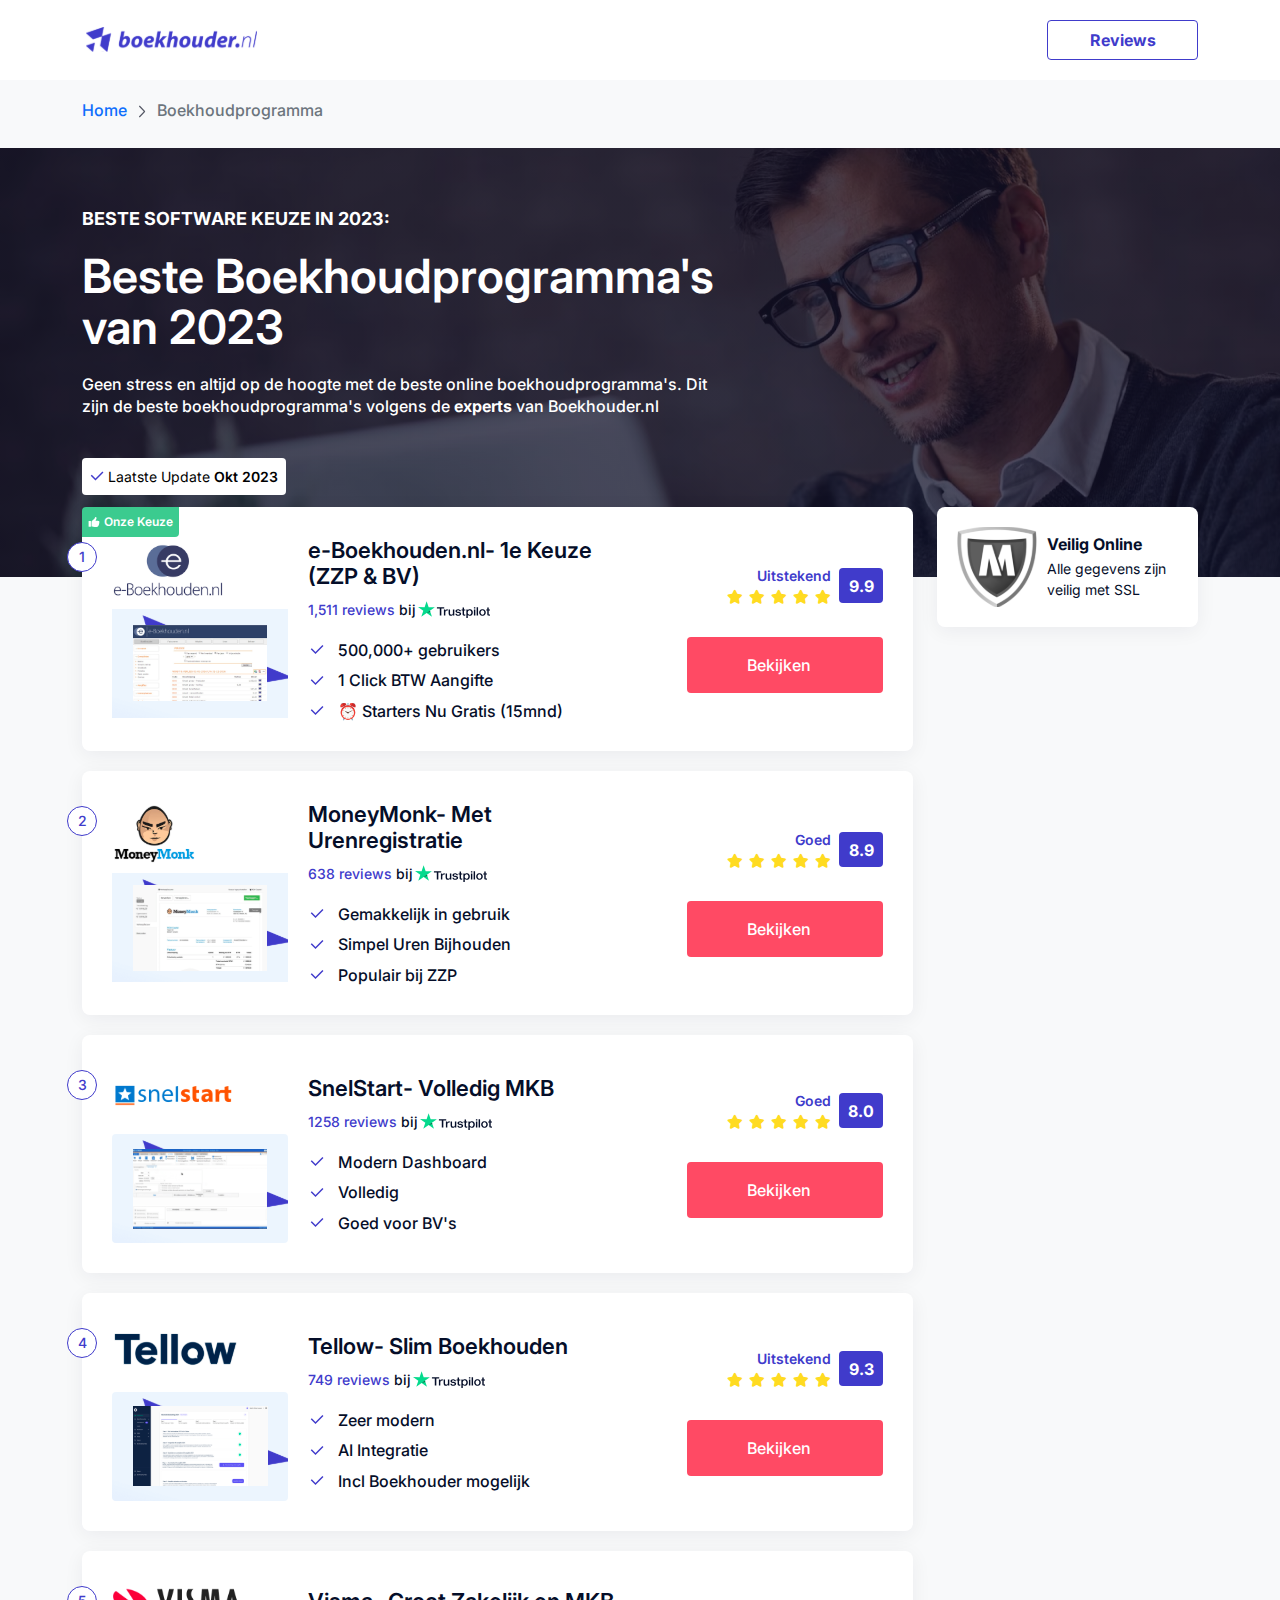
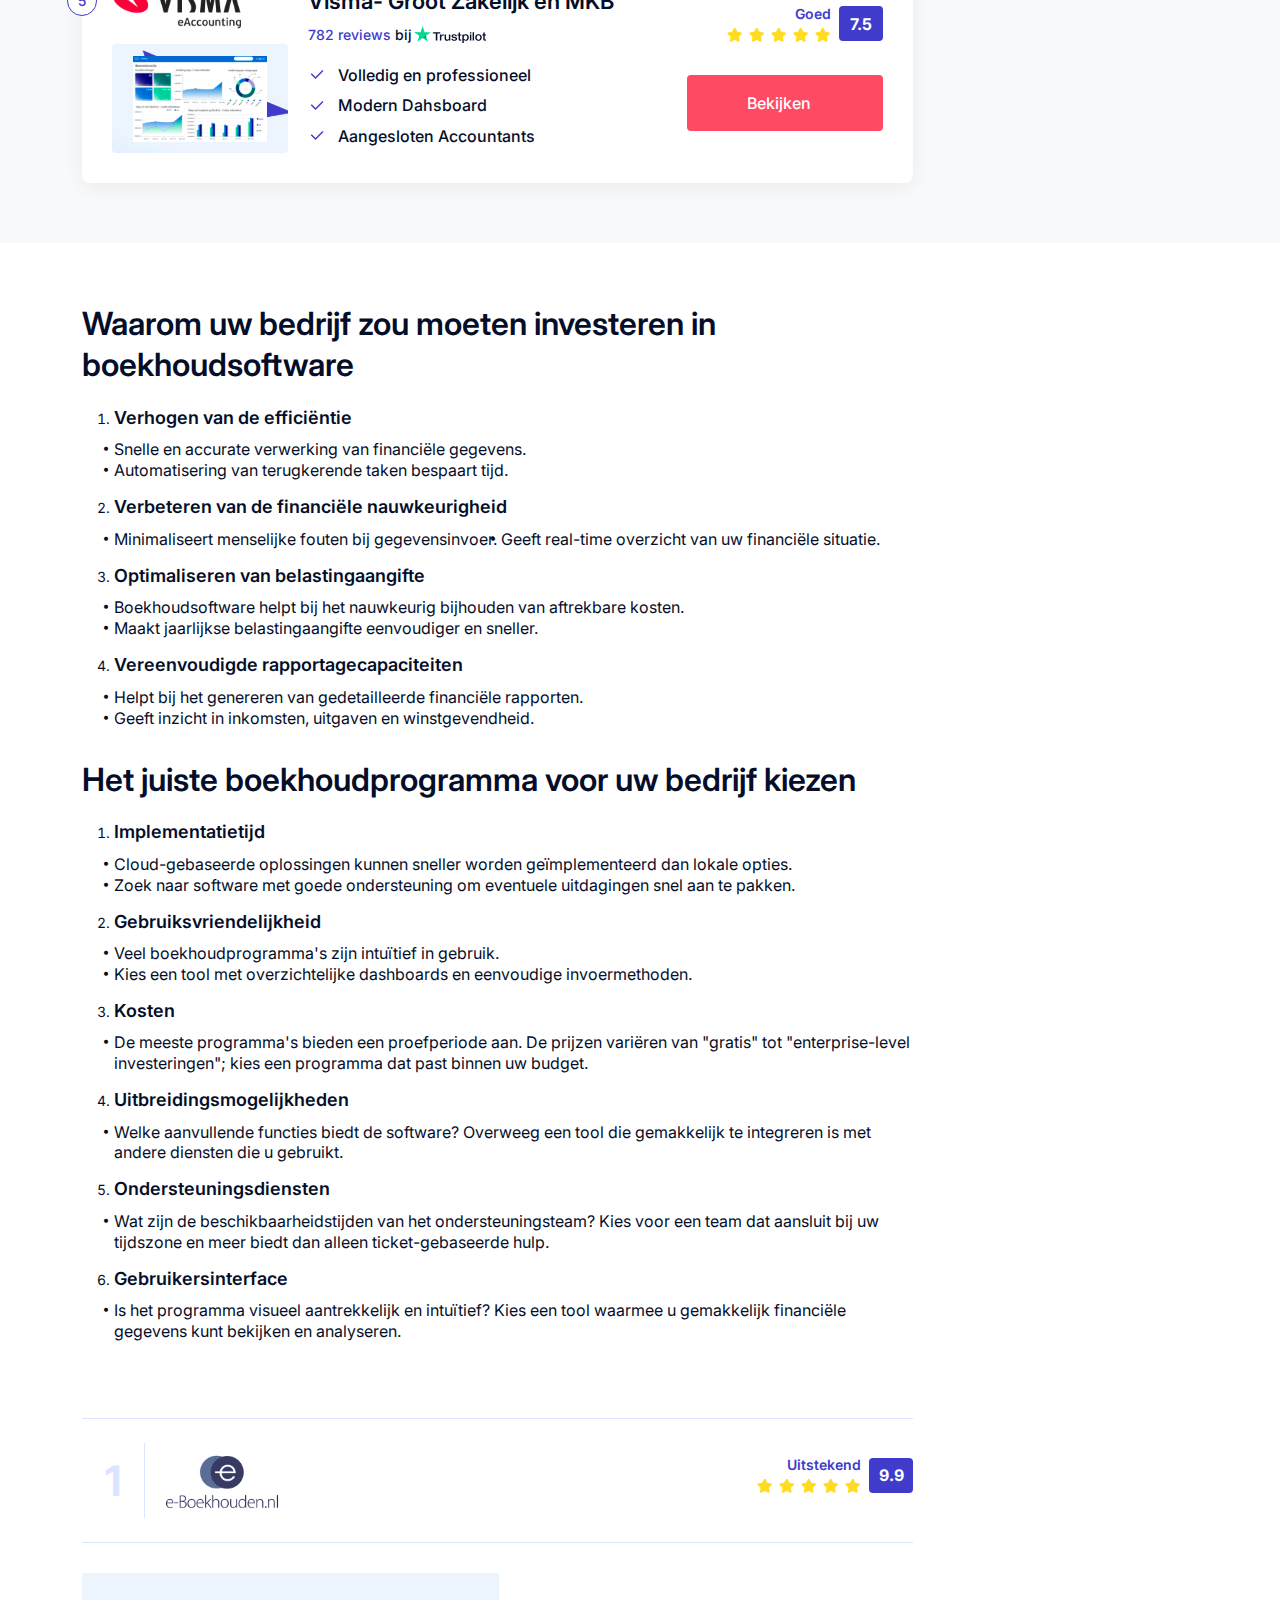
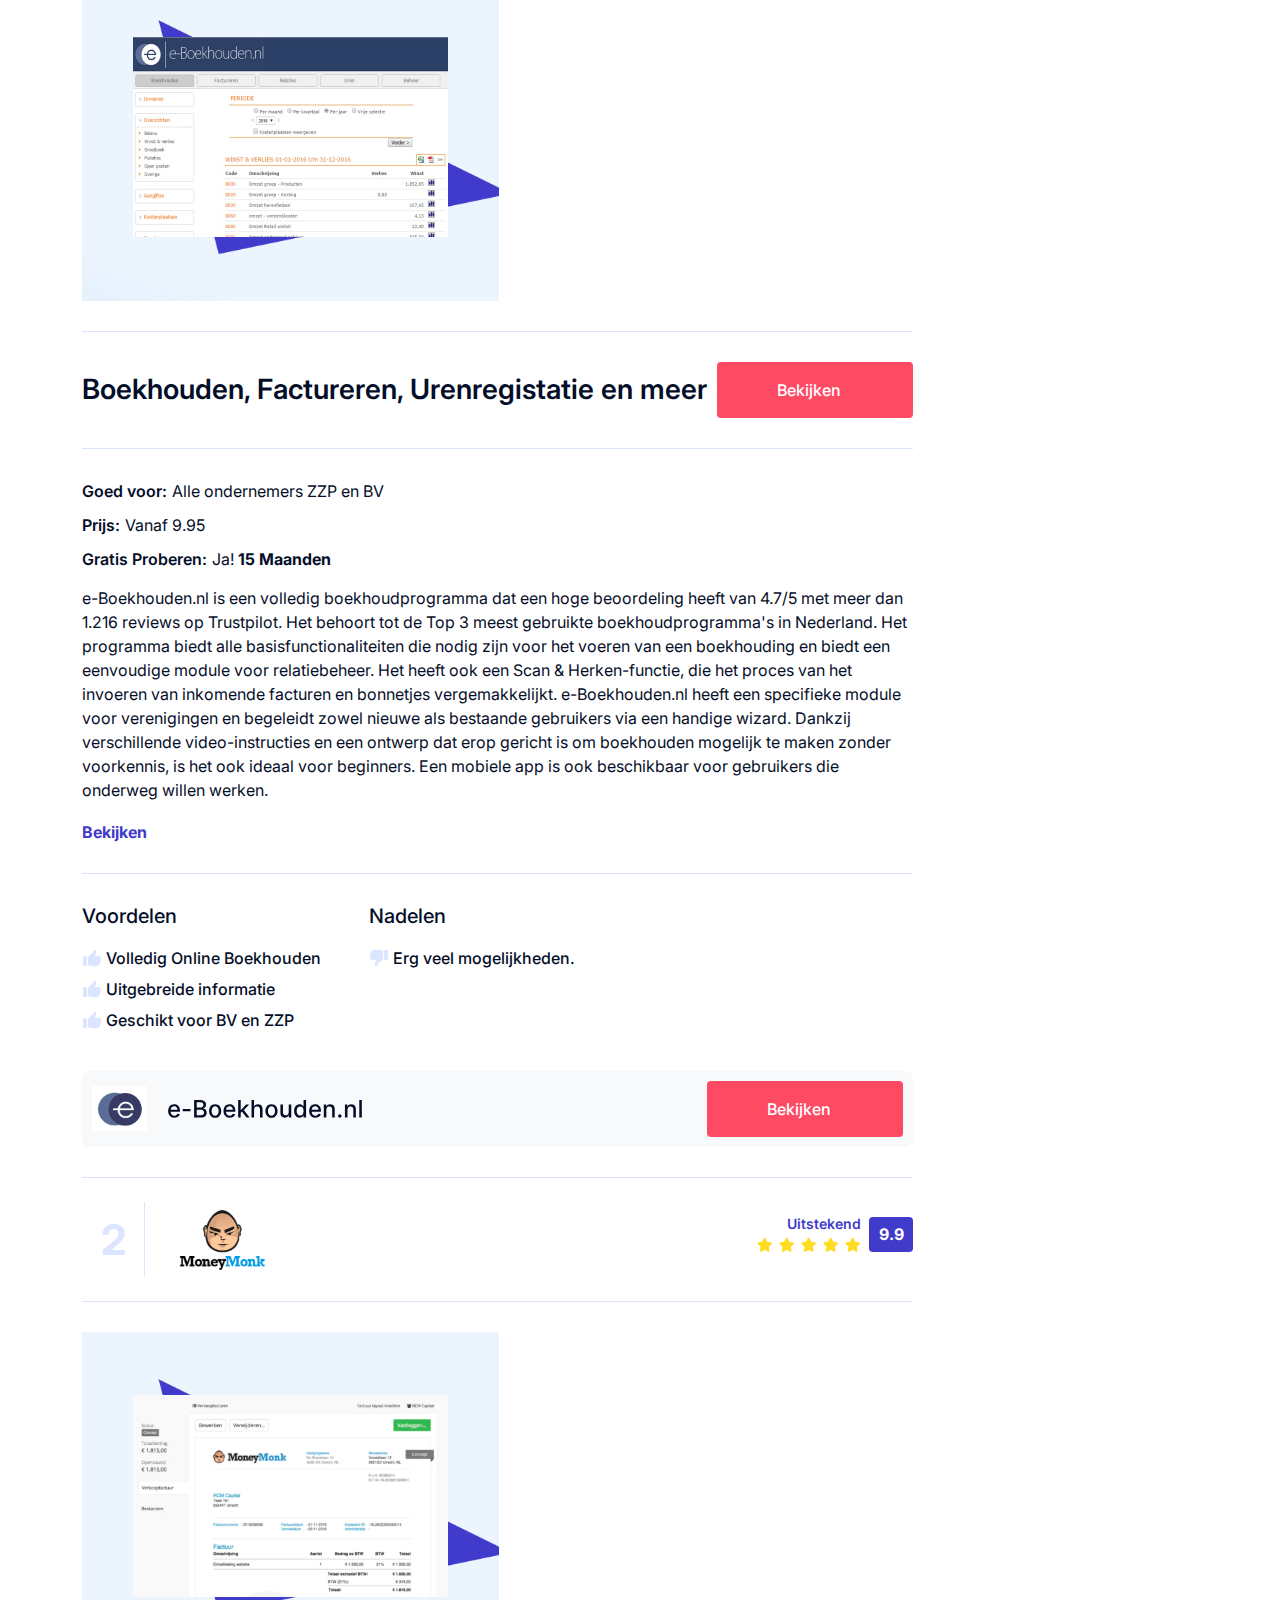
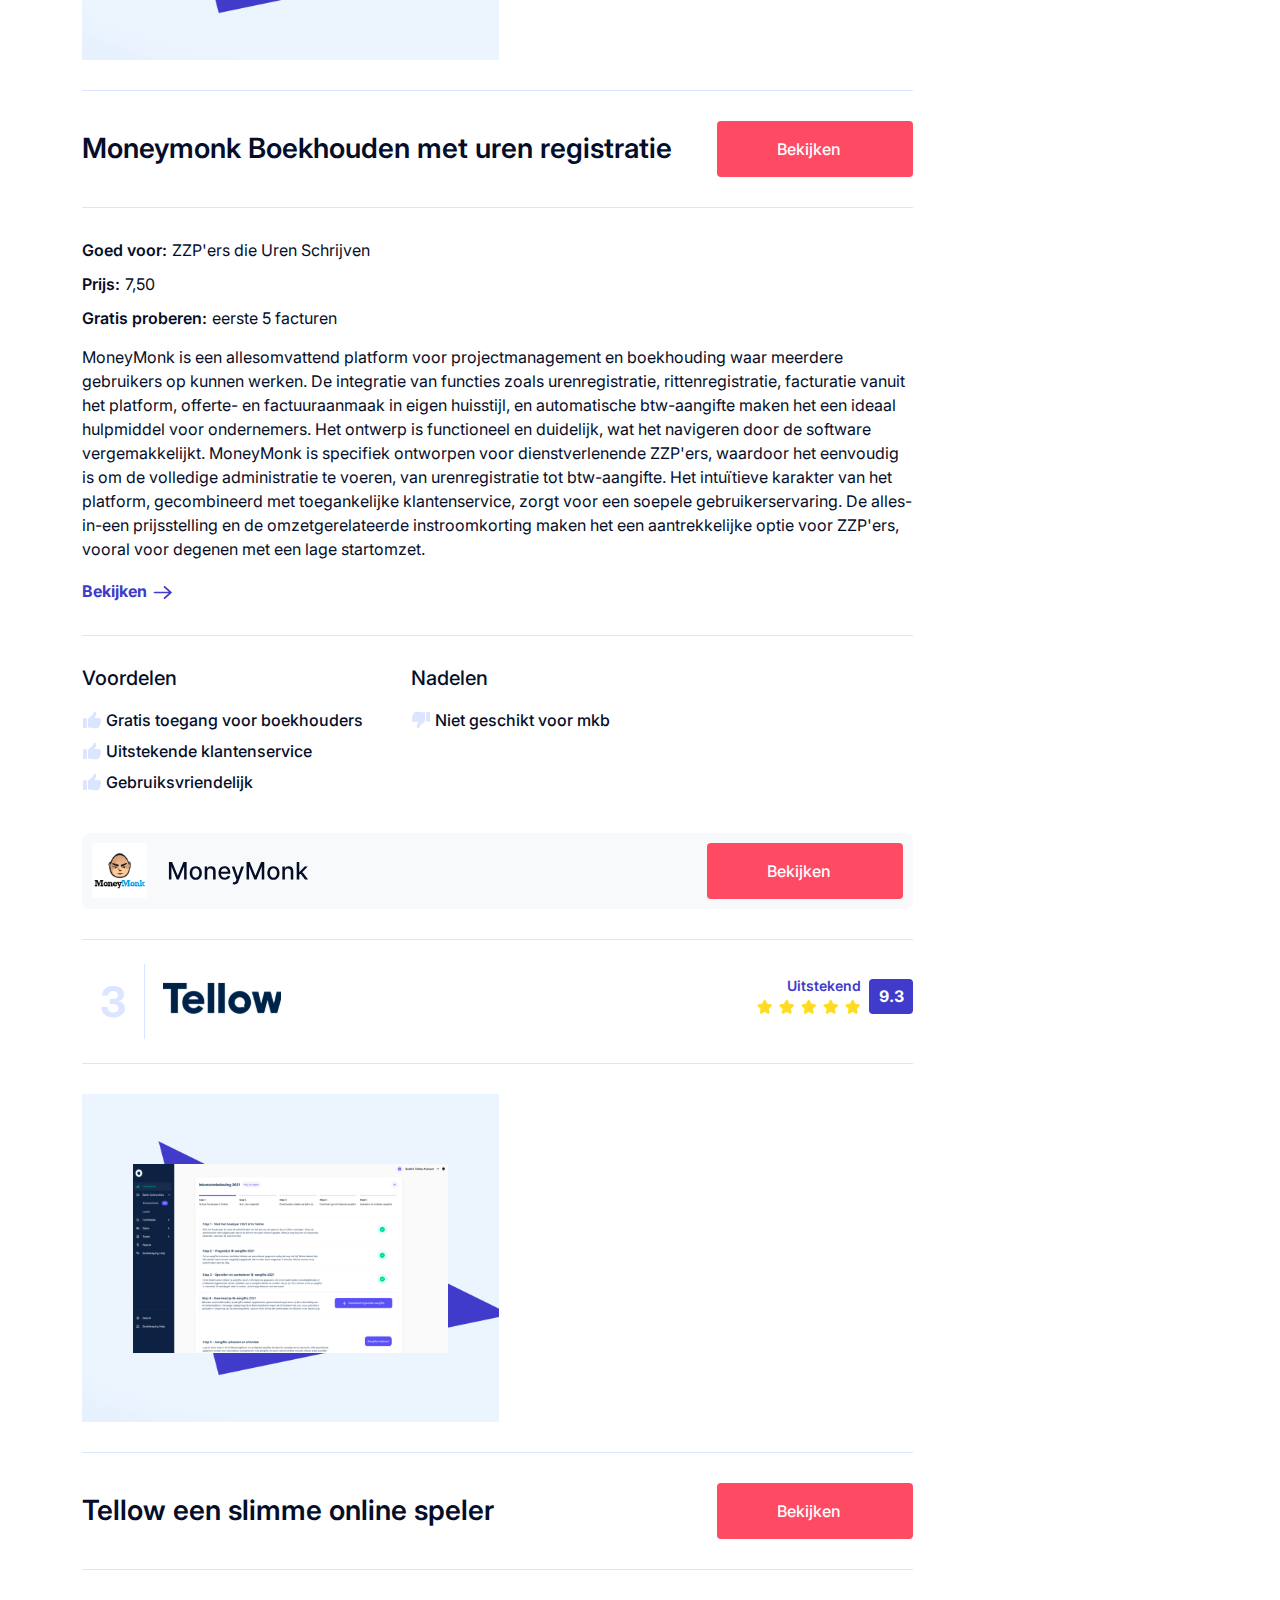
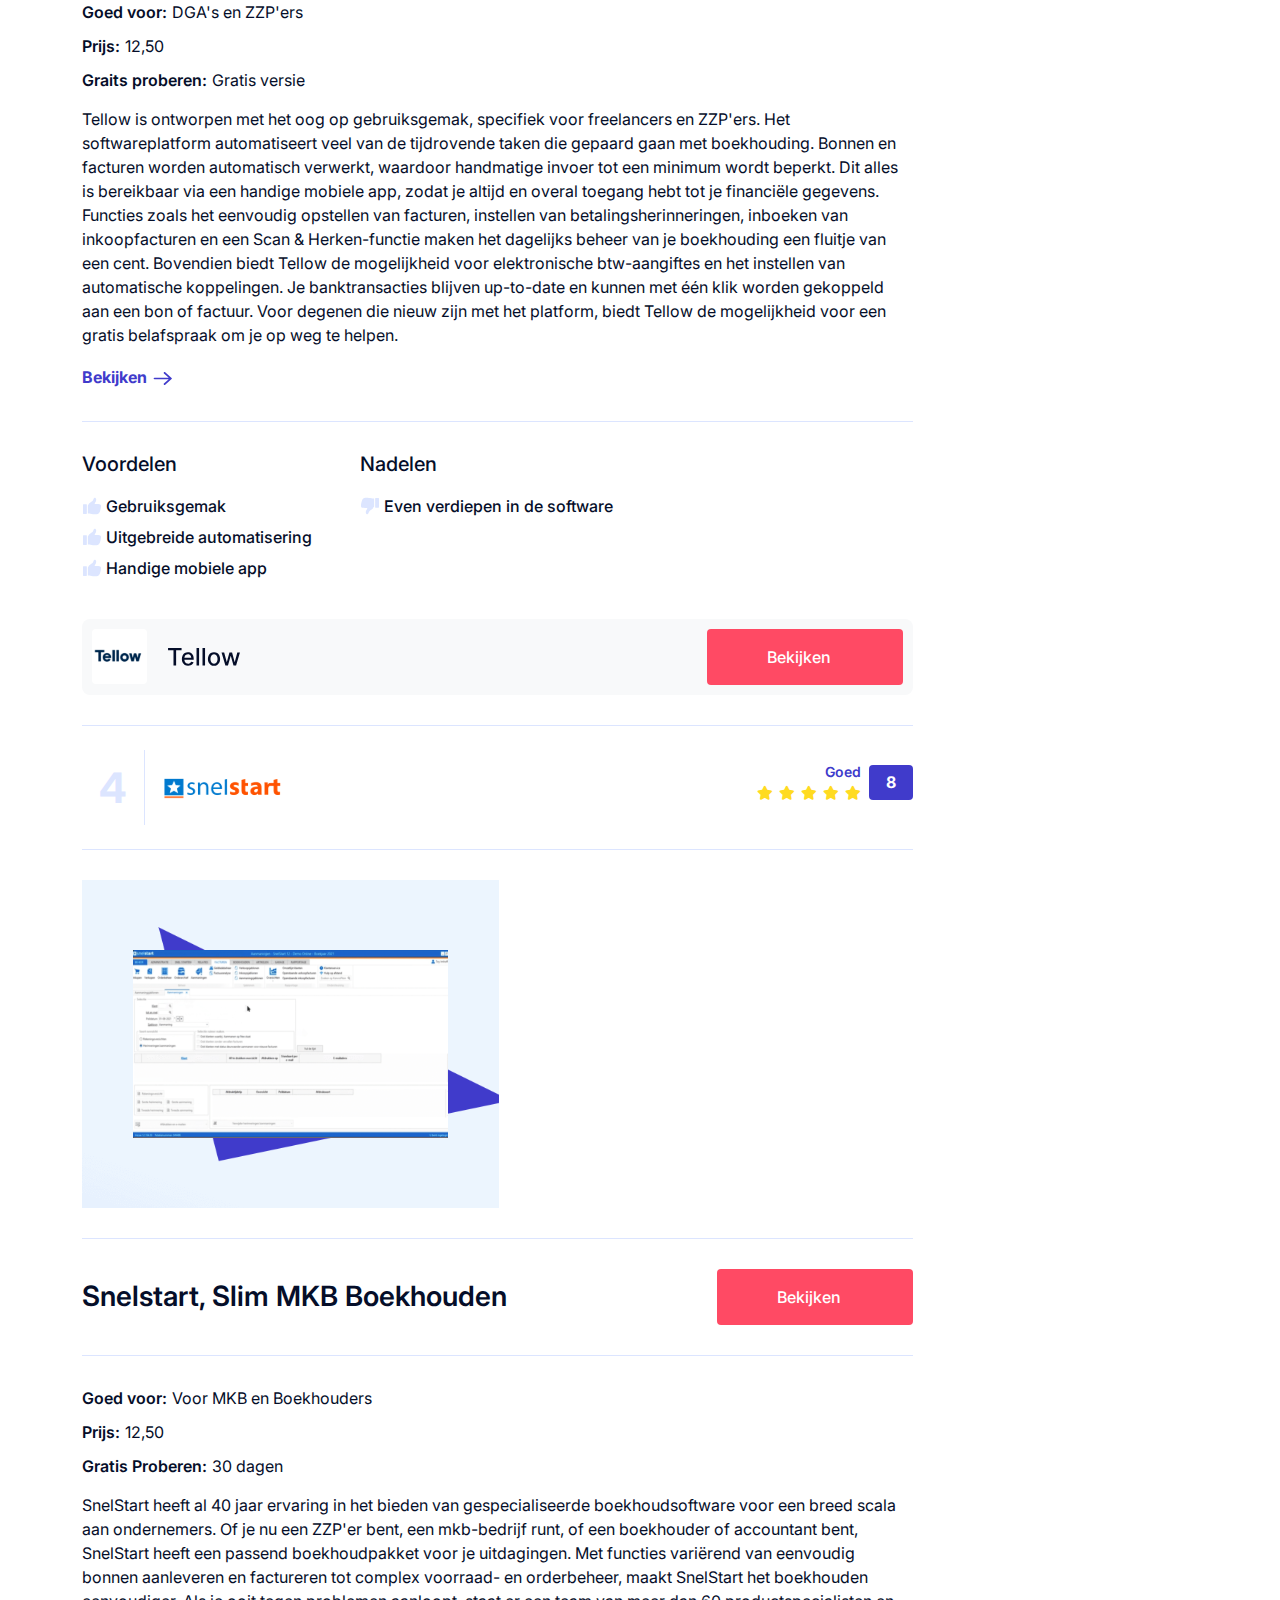
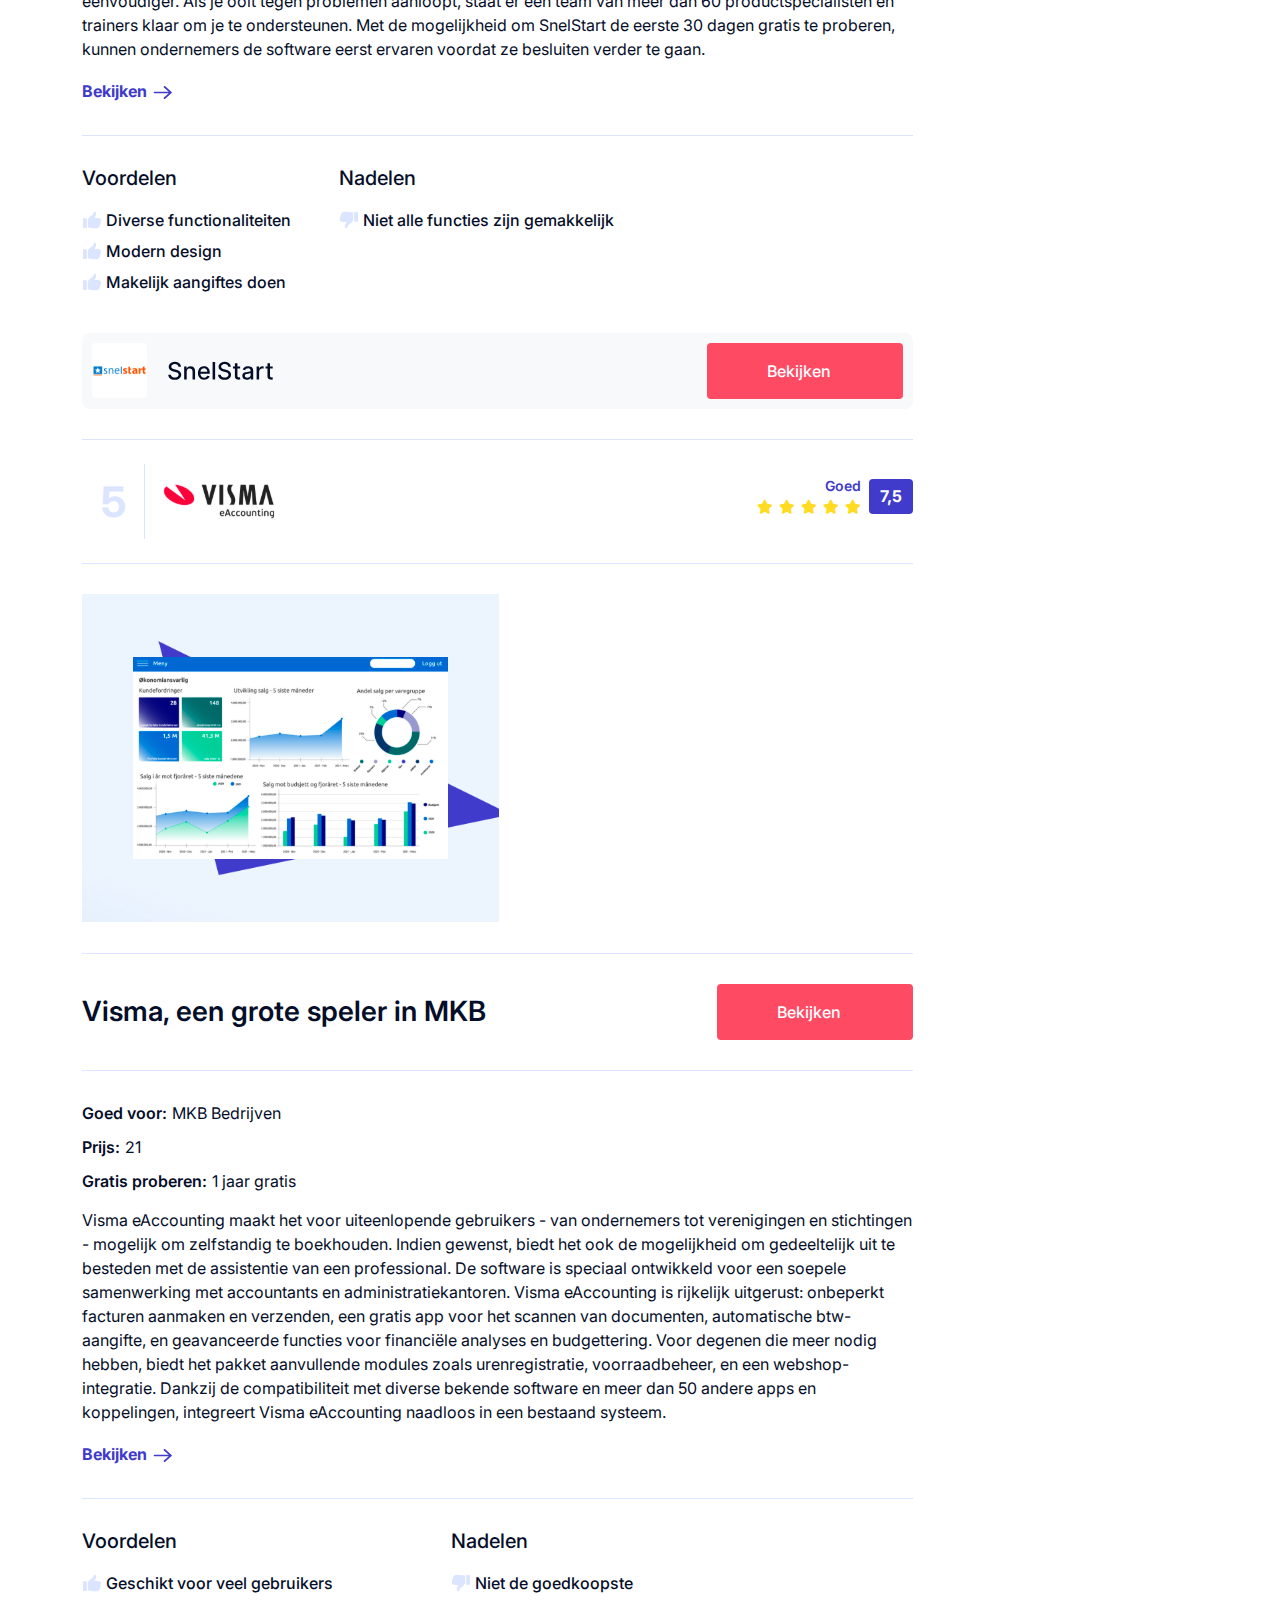
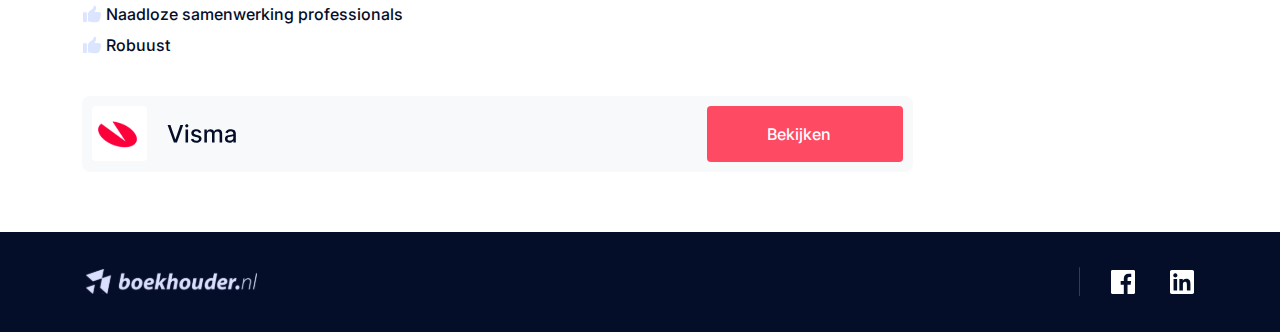
<file: beste-boekhoudprogramma.html>
<!DOCTYPE html>
<html lang="en">
  <head>
    <title>Top 5 Beste Boekhoudprogramma's & Speciale Acties</title>
    <meta name="keywords" content="boekhouder" />
    <meta name="description" content="boekhouder" />
    <meta name="viewport" content="width=device-width, initial-scale=1, maximum-scale=1" />
    <!-- FavIcon CSS -->
    <link rel="icon" href="favicon.png" type="image/gif" sizes="16x16">
    <!--Google Fonts CSS-->
    <link rel="preconnect" href="https://fonts.googleapis.com">
    <link rel="preconnect" href="https://fonts.gstatic.com" crossorigin>
    <link href="https://fonts.googleapis.com/css2?family=Inter:wght@100;200;300;400;500;600;700;800;900&display=swap" rel="stylesheet">
    <!--Font Awesome 3Icon CSS-->
    <link rel="stylesheet" type="text/css" href="https://cdnjs.cloudflare.com/ajax/libs/font-awesome/6.4.0/css/all.min.css">
    <!--Bootstrap CSS-->
    <link rel="stylesheet" type="text/css" href="assets/css/bootstrap.min.css">
    <!-- Main Style CSS  -->
    <link rel="stylesheet" type="text/css" href="assets/css/style.css">
    <!-- Click Tracking  -->
    <script>
      window.clickmagick_cmc = {
        uid: '164024',
        hid: '959571356',
        cmc_project: 'bookkeeping software',
        vid_info: 'on',
      }
    </script>
    <script src='//cdn.clkmc.com/cmc.js'></script>
    <!-- Hotjar Tracking Code for Boekhouder -->
    <script>
      (function(h, o, t, j, a, r) {
        h.hj = h.hj || function() {
          (h.hj.q = h.hj.q || []).push(arguments)
        };
        h._hjSettings = {
          hjid: 3686871,
          hjsv: 6
        };
        a = o.getElementsByTagName('head')[0];
        r = o.createElement('script');
        r.async = 1;
        r.src = t + h._hjSettings.hjid + j + h._hjSettings.hjsv;
        a.appendChild(r);
      })(window, document, 'https://static.hotjar.com/c/hotjar-', '.js?sv=');
    </script>
    <!-- Google Tag Manager -->
<script>(function(w,d,s,l,i){w[l]=w[l]||[];w[l].push({'gtm.start':
  new Date().getTime(),event:'gtm.js'});var f=d.getElementsByTagName(s)[0],
  j=d.createElement(s),dl=l!='dataLayer'?'&l='+l:'';j.async=true;j.src=
  'https://www.googletagmanager.com/gtm.js?id='+i+dl;f.parentNode.insertBefore(j,f);
  })(window,document,'script','dataLayer','GTM-NJ6HR28V');</script>
  <!-- End Google Tag Manager -->
    <!-- CB script -->
  <script type="text/javascript">!function(e,t){(e=t.createElement("script")).src="https://cdn.convertbox.com/convertbox/js/embed.js",e.id="app-convertbox-script",e.async=true,e.dataset.uuid="9e017464-cd14-479b-aa50-7feece7d5cb1",document.getElementsByTagName("head")[0].appendChild(e)}(window,document);</script>
  </head>
  <body>
    <!-- hearer-area start -->
    <header class="header-area">
      <div class="header-top">
        <div class="container">
          <div class="d-flex align-items-center justify-content-between">
            <div class="logo">
              <a href="#">
                <img src="assets/img/logo.svg" alt="">
              </a>
            </div>
            <div>
              <a href="#reviews-section" class="talk-btn">Reviews</a>
            </div>
          </div>
        </div>
      </div>
      <div class="header-bottom">
        <div class="container">
          <nav>
            <ol class="breadcrumb m-0">
              <li class="breadcrumb-item  font-16">
                <a href="#">Home</a>
              </li>
              <li class="font-16 p8">
                <svg xmlns="http://www.w3.org/2000/svg" width="14" height="15" viewBox="0 0 14 15" fill="none">
                  <path d="M4.16475 2.65024C4.11212 2.59455 4.07098 2.52904 4.04367 2.45745C4.01636 2.38586 4.00342 2.30959 4.00559 2.233C4.00776 2.1564 4.02499 2.08099 4.0563 2.01105C4.08761 1.94112 4.13239 1.87804 4.18809 1.82541C4.24378 1.77278 4.30929 1.73164 4.38088 1.70433C4.45247 1.67702 4.52874 1.66408 4.60533 1.66625C4.68193 1.66842 4.75734 1.68565 4.82728 1.71696C4.89721 1.74827 4.96029 1.79305 5.01292 1.84874L9.97125 7.09874C10.0736 7.20705 10.1307 7.35045 10.1307 7.49949C10.1307 7.64854 10.0736 7.79194 9.97125 7.90024L5.01292 13.1508C4.96064 13.2077 4.89757 13.2537 4.82738 13.286C4.75719 13.3184 4.68128 13.3364 4.60405 13.3392C4.52682 13.3419 4.44981 13.3293 4.3775 13.302C4.30519 13.2747 4.23902 13.2334 4.18284 13.1803C4.12665 13.1273 4.08157 13.0636 4.0502 12.9929C4.01884 12.9223 4.00182 12.8462 4.00014 12.7689C3.99846 12.6916 4.01214 12.6148 4.0404 12.5429C4.06866 12.471 4.11093 12.4054 4.16475 12.3499L8.74509 7.49949L4.16475 2.65024Z" fill="#545764" />
                </svg>
              </li>
              <li class="breadcrumb-item font-16 active" aria-current="page">Boekhoudprogramma</li>
            </ol>
          </nav>
        </div>
      </div>
    </header>
    <!-- hearer-area end -->
    <main>
      <section class="main-wrapper">
        <!-- banner-area start -->
        <div class="banner-area">
          <div class="container">
            <div class="row">
              <div class="col-xl-7 col-lg-10">
                <div class="banner-discription f-column-reverse">
                  <h3 class="banner-sub-heading"> Beste Software Keuze in 2023: </h3>
                  <h1 class="banner-heading lg-block">Beste Boekhoudprogramma's van 2023 </h1>
                  <p class="banner-content lg-block"> Geen stress en altijd op de hoogte met de beste online boekhoudprogramma's. Dit zijn de beste boekhoudprogramma's volgens de <b>experts</b> van Boekhouder.nl </p>
                  <div class="update-btn">
                    <button>
                      <svg class="lg-block" width="14" height="10" viewBox="0 0 14 10" fill="none" xmlns="http://www.w3.org/2000/svg">
                        <path d="M5.5015 7.37817L12.3958 0.483887L13.4564 1.54454L5.5015 9.49947L0.728516 4.72655L1.78917 3.6659L5.5015 7.37817Z" fill="#403BCB" />
                      </svg>
                      <svg class="sm-block" width="16" height="16" viewBox="0 0 16 16" fill="none" xmlns="http://www.w3.org/2000/svg">
                        <rect width="16" height="16" rx="8" fill="#403BCB" />
                        <path d="M7.12501 10.1177L13.0833 4L14 4.94118L7.12501 12L3 7.76473L3.91666 6.82356L7.12501 10.1177Z" fill="white" />
                      </svg>
                      <p class="font-14"> Laatste Update <span class="font-600">Okt 2023</span>
                      </p>
                    </button>
                  </div>
                </div>
              </div>
            </div>
          </div>
        </div>
        <!-- banner-area end -->
        <div class="banner-bottom">
          <div class="container">
            <div class="row">
              <div class="col-lg-9  col-md-8">
                <div class="left-wrapper-area">
                  <div class="left-wrapper mb-20">
                    <a class="overlay" href="https://software.boekhouder.nl/beste-boekhoudprogramma?cmc_goal=a&cmc_ref=eb-card&cmc_redir=https%3A%2F%2Fwww.e-boekhouden.nl%2Fgeschikt-voor-iedereen%3Fc%3Daff_boekhouder_ad_beste%26utm_source%3Dboekhouder.nl%26utm_medium%3Daffiliate%26utm_campaign%3Dgoogle-ads%26utm_content%3Dbeste-boekhoudprogramma" target="__blank"></a>
                    <button class="award">
                      <svg width="12" height="12" viewBox="0 0 12 12" fill="none" xmlns="http://www.w3.org/2000/svg">
                        <g clip-path="url(#clip0_207_1118)">
                          <path fill-rule="evenodd" clip-rule="evenodd" d="M11.3996 5.96175C11.3452 7.47855 10.7636 10.4353 9.55641 10.7545C8.25881 11.0985 7.31961 11.1305 5.07241 10.6409C4.60681 10.5697 4.13721 10.5313 3.66601 10.5265C3.62498 10.5255 3.586 10.5084 3.55743 10.4789C3.52886 10.4495 3.51299 10.41 3.51321 10.3689V5.60015C3.51274 5.57633 3.51793 5.55274 3.52836 5.53132C3.53879 5.5099 3.55417 5.49126 3.57321 5.47695C3.87881 5.25935 4.06201 4.68895 4.39161 4.39455C5.01081 3.84095 5.48361 3.67535 5.89881 3.36255C6.61241 2.82335 6.74361 2.13935 6.97001 1.60255C7.15561 1.16255 7.46121 0.848948 7.91881 1.05295C8.38041 1.25935 8.86201 2.09775 8.28361 3.28975C8.11561 3.63615 7.87481 3.88815 7.65321 4.49935C7.60281 4.64095 7.59081 4.86575 7.75321 4.85535C8.65921 4.78713 9.56935 4.79516 10.474 4.87935C10.7361 4.91052 10.9768 5.03917 11.1483 5.23973C11.3198 5.44028 11.4095 5.69805 11.3996 5.96175ZM2.91321 10.4689V5.26815C2.91321 5.2269 2.90507 5.18605 2.88926 5.14795C2.87345 5.10985 2.85028 5.07525 2.82108 5.04612C2.79187 5.01698 2.7572 4.9939 2.71906 4.97819C2.68092 4.96248 2.64006 4.95444 2.59881 4.95455H0.913209C0.830037 4.95455 0.750272 4.98759 0.691461 5.0464C0.632649 5.10521 0.599609 5.18498 0.599609 5.26815V10.4689C0.600028 10.5521 0.633177 10.6317 0.691875 10.6905C0.750573 10.7494 0.830094 10.7827 0.913209 10.7833H2.59961C2.68286 10.7829 2.76259 10.7497 2.82146 10.6908C2.88033 10.6319 2.91279 10.5522 2.91321 10.4689Z" fill="white" />
                        </g>
                        <defs>
                          <clipPath id="clip0_207_1118">
                            <rect width="12" height="12" fill="white" />
                          </clipPath>
                        </defs>
                      </svg>
                      <span>Onze Keuze</span>
                    </button>
                    <div class="numbering"> 1 </div>
                    <div class="account-single-wrapper">
                      <div class="winning">
                        <div class="top-img sm-flex  p-sm-15">
                          <img src="assets/img/e-book.svg" alt="e-Boekhouden">
                          <div class="bottom-img lg-block">
                            <img src="assets/img/bookframe.svg" alt="e-Boekhouden">
                          </div>
                          <div class="score-wrapper">
                            <div class="exceptional-area sm-block">
                              <div class="score-area-h">
                                <div class="score-content text-end">
                                  <p class="font-14 font-600 blue-color">Uitstekend</p>
                                  <p class="score-icon">
                                    <i class="fas fa-star"></i>
                                    <i class="fas fa-star"></i>
                                    <i class="fas fa-star"></i>
                                    <i class="fas fa-star"></i>
                                    <i class="fas fa-star"></i>
                                  </p>
                                </div>
                                <div class="score-num"> 9.9 </div>
                              </div>
                              <div class="score-card">
                                <ul>
                                  <li>
                                    <div class="score-card-c">
                                      <h3 class="font-20 mb-1">Populariteit</h3>
                                      <p class="font-16 gray-color font-400"> Op basis van afgelopen maand </p>
                                    </div>
                                    <div class="score-card-num"> 9.9 </div>
                                  </li>
                                  <li>
                                    <div class="score-card-c">
                                      <h3 class="font-20 mb-1">Review score</h3>
                                      <p class="font-16 gray-color font-400">Op basis van Trustpilot</p>
                                    </div>
                                    <div class="score-card-num"> 9.3 </div>
                                  </li>
                                  <li>
                                    <div class="score-card-c">
                                      <h3 class="font-20 mb-1">Nu Gratis Proberen</h3>
                                      <p class="font-16 gray-color font-400"> Vrijblijvend <a href="index.html" class="text-decoration-underline gray-color "> claim korting </a>
                                      </p>
                                    </div>
                                    <div class="score-card-num"> 9.3 </div>
                                  </li>
                                </ul>
                              </div>
                            </div>
                          </div>
                        </div>
                        <div class="account-content-review p-sm-15">
                          <h3 class="account-title font-22">e-Boekhouden.nl- 1e Keuze (ZZP & BV) </h3>
                          <div class="review-by">
                            <p class="font-14 font-500">
                              <span class="blue-color">1,511 reviews</span> bij
                            </p>
                            <svg width="72" height="17" viewBox="0 0 72 17" fill="none" xmlns="http://www.w3.org/2000/svg">
                              <g clip-path="url(#clip0_185_128)">
                                <mask id="mask0_185_128" style="mask-type:luminance" maskUnits="userSpaceOnUse" x="0" y="0" width="72" height="17">
                                  <path d="M0 0H72V16.9542H0V0Z" fill="white" />
                                </mask>
                                <g mask="url(#mask0_185_128)">
                                  <path d="M18.9224 6.125H26.2127V7.40613H23.3462V14.6081H21.7698V7.40613H18.916V6.125H18.9224ZM25.9012 8.46574H27.2487V9.65116H27.2741C27.3186 9.48349 27.4012 9.32186 27.522 9.16619C27.6428 9.01051 27.7889 8.86088 27.9606 8.73515C28.1322 8.60346 28.3228 8.50172 28.5326 8.41784C28.7423 8.34009 28.9584 8.29815 29.1745 8.29815C29.3398 8.29815 29.4605 8.30419 29.5241 8.31015C29.5877 8.3161 29.6512 8.3281 29.7211 8.33405V9.63917C29.6194 9.62122 29.5177 9.60922 29.4097 9.59723C29.3017 9.58523 29.2 9.57928 29.0983 9.57928C28.8567 9.57928 28.6279 9.62717 28.4118 9.71701C28.1957 9.80675 28.0114 9.94448 27.8525 10.1181C27.6936 10.2977 27.5665 10.5132 27.4711 10.7766C27.3758 11.04 27.3313 11.3393 27.3313 11.6806V14.602H25.8949V8.46574H25.9012ZM36.325 14.6081H34.914V13.752H34.8885C34.7106 14.0633 34.4499 14.3087 34.1004 14.4943C33.7508 14.6799 33.3949 14.7757 33.0326 14.7757C32.1745 14.7757 31.5517 14.5781 31.1703 14.177C30.7889 13.7759 30.5983 13.1713 30.5983 12.3631V8.46574H32.0347V12.2314C32.0347 12.7702 32.1428 13.1533 32.3652 13.3749C32.5813 13.5963 32.8927 13.7101 33.2869 13.7101C33.5919 13.7101 33.8398 13.6682 34.0431 13.5783C34.2465 13.4886 34.4119 13.3749 34.5325 13.2251C34.6597 13.0815 34.7486 12.9019 34.8059 12.6983C34.8631 12.4947 34.8885 12.2733 34.8885 12.0338V8.47178H36.325V14.6081ZM38.772 12.6384C38.8165 13.0336 38.9754 13.3089 39.2486 13.4706C39.5284 13.6262 39.8588 13.7101 40.2466 13.7101C40.38 13.7101 40.5326 13.6981 40.7042 13.6802C40.8696 13.6622 41.0319 13.6239 41.1872 13.5664C41.3398 13.5125 41.4606 13.4287 41.5623 13.3209C41.6576 13.2131 41.702 13.0755 41.6957 12.9019C41.6893 12.7282 41.6194 12.5846 41.4923 12.4768C41.3652 12.363 41.2063 12.2793 41.0093 12.2074C40.7893 12.1343 40.5641 12.0763 40.3356 12.0338C40.0813 11.9859 39.8271 11.932 39.5665 11.8782C39.2995 11.8242 39.0389 11.7524 38.7911 11.6746C38.5431 11.5968 38.3207 11.4891 38.1236 11.3513C37.9266 11.2196 37.7678 11.046 37.6534 10.8365C37.5326 10.627 37.4754 10.3695 37.4754 10.0582C37.4754 9.72296 37.5644 9.44759 37.736 9.22012C37.9075 8.99256 38.13 8.81298 38.3907 8.67526C38.6576 8.53762 38.9499 8.44183 39.2741 8.38194C39.5983 8.3281 39.9097 8.29815 40.2021 8.29815C40.539 8.29815 40.8631 8.33405 41.1682 8.39998C41.4733 8.46574 41.7529 8.57352 42.0008 8.72919C42.2487 8.87883 42.4521 9.07644 42.6173 9.31591C42.7826 9.55538 42.8843 9.84869 42.9287 10.1899H41.4288C41.3589 9.86664 41.2063 9.64512 40.9585 9.53734C40.7105 9.4236 40.4245 9.36976 40.1067 9.36976C40.005 9.36976 39.8843 9.37571 39.7444 9.39366C39.6103 9.41084 39.4782 9.44094 39.3503 9.48349C39.2296 9.52543 39.1279 9.59127 39.0389 9.67507C38.9563 9.75886 38.9119 9.86664 38.9119 10.0044C38.9119 10.1719 38.9754 10.3036 39.0962 10.4055C39.2169 10.5072 39.3758 10.591 39.5728 10.6629C39.7928 10.736 40.018 10.794 40.2466 10.8365C40.5008 10.8844 40.7614 10.9382 41.0283 10.9921C41.2889 11.046 41.5432 11.1178 41.7974 11.1957C42.0517 11.2735 42.2741 11.3813 42.4712 11.5189C42.6682 11.6566 42.827 11.8242 42.9478 12.0278C43.0686 12.2314 43.1321 12.4888 43.1321 12.7881C43.1321 13.1533 43.0432 13.4586 42.8652 13.7161C42.6873 13.9675 42.4584 14.177 42.1788 14.3326C41.8991 14.4883 41.5813 14.6081 41.2381 14.6799C40.902 14.7509 40.5589 14.787 40.2148 14.7877C39.8017 14.7877 39.4203 14.7457 39.0707 14.656C38.7211 14.5661 38.416 14.4345 38.1618 14.2608C37.9075 14.0813 37.7041 13.8597 37.558 13.5963C37.4118 13.3329 37.3355 13.0156 37.3228 12.6504H38.772V12.6384ZM43.5135 8.46574H44.6004V6.62188H46.0368V8.46574H47.3334V9.47754H46.0368V12.7582C46.0368 12.9019 46.0432 13.0216 46.0559 13.1293C46.0686 13.2312 46.1003 13.3209 46.1449 13.3928C46.1893 13.4646 46.2593 13.5185 46.3546 13.5544C46.45 13.5903 46.5707 13.6083 46.736 13.6083C46.8376 13.6083 46.9393 13.6083 47.041 13.6023C47.1427 13.5963 47.2444 13.5844 47.3461 13.5604V14.6081C47.1873 14.626 47.0283 14.638 46.8822 14.656C46.7296 14.6739 46.5771 14.6799 46.4181 14.6799C46.0368 14.6799 45.7317 14.644 45.5029 14.5781C45.2741 14.5123 45.0898 14.4105 44.9626 14.2788C44.8292 14.1471 44.7466 13.9855 44.6957 13.7879C44.6461 13.5653 44.6185 13.3389 44.6131 13.1114V9.48945H43.5262V8.46574H43.5135ZM48.3503 8.46574H49.7105V9.29787H49.736C49.9394 8.93872 50.219 8.68725 50.5813 8.53158C50.9436 8.37599 51.3313 8.29815 51.7571 8.29815C52.272 8.29815 52.7169 8.38194 53.0983 8.55557C53.4796 8.72315 53.7974 8.95666 54.0517 9.25602C54.3059 9.55538 54.4902 9.90254 54.6173 10.2977C54.7445 10.6928 54.808 11.1178 54.808 11.5668C54.808 11.9799 54.7508 12.381 54.6364 12.7641C54.522 13.1533 54.3504 13.4945 54.1216 13.7939C53.8927 14.0932 53.6004 14.3267 53.2444 14.5063C52.8885 14.6859 52.4754 14.7757 51.9924 14.7757C51.7814 14.7756 51.5708 14.7575 51.3631 14.7218C51.1557 14.6859 50.9531 14.6276 50.7593 14.5482C50.5686 14.4704 50.3842 14.3686 50.2254 14.2429C50.0602 14.1172 49.9267 13.9735 49.8122 13.8118H49.7868V16.877H48.3503V8.46574ZM53.3715 11.5429C53.3715 11.2675 53.3335 10.9981 53.2571 10.7347C53.1809 10.4713 53.0665 10.2438 52.914 10.0403C52.765 9.84064 52.5718 9.67506 52.3482 9.55538C52.1194 9.4356 51.8588 9.36976 51.5665 9.36976C50.9627 9.36976 50.505 9.56728 50.1999 9.96243C49.8948 10.3576 49.7423 10.8844 49.7423 11.5429C49.7423 11.8542 49.7804 12.1415 49.8631 12.405C49.9457 12.6684 50.0602 12.8959 50.2254 13.0875C50.3842 13.2791 50.575 13.4287 50.7974 13.5365C51.0198 13.6502 51.2805 13.7041 51.5729 13.7041C51.9034 13.7041 52.1767 13.6382 52.4055 13.5125C52.6342 13.3868 52.8186 13.2192 52.9648 13.0216C53.1147 12.8132 53.2225 12.5796 53.2826 12.3331C53.3398 12.0757 53.3715 11.8123 53.3715 11.5429ZM55.9075 6.125H57.344V7.40613H55.9075V6.125ZM55.9075 8.46574H57.344V14.6081H55.9075V8.46574ZM58.6279 6.125H60.0644V14.6081H58.6279V6.125ZM64.469 14.7757C63.9478 14.7757 63.4838 14.6919 63.077 14.5302C62.6703 14.3686 62.3271 14.1411 62.041 13.8597C61.7614 13.5724 61.5453 13.2312 61.3991 12.836C61.2529 12.4409 61.1767 12.0039 61.1767 11.5309C61.1767 11.064 61.2529 10.6329 61.3991 10.2378C61.5453 9.84274 61.7614 9.50144 62.041 9.21408C62.3207 8.92672 62.6703 8.7052 63.077 8.54357C63.4838 8.38194 63.9478 8.29815 64.469 8.29815C64.9902 8.29815 65.4542 8.38194 65.861 8.54357C66.2677 8.7052 66.611 8.93276 66.897 9.21408C67.1766 9.50144 67.3927 9.84274 67.539 10.2378C67.6851 10.6329 67.7614 11.064 67.7614 11.5309C67.7614 12.0039 67.6851 12.4409 67.539 12.836C67.3927 13.2312 67.1766 13.5724 66.897 13.8597C66.6174 14.1471 66.2677 14.3686 65.861 14.5302C65.4542 14.6919 64.9902 14.7757 64.469 14.7757ZM64.469 13.7041C64.7868 13.7041 65.0665 13.6382 65.3017 13.5125C65.5368 13.3868 65.7275 13.2192 65.88 13.0156C66.0325 12.812 66.1406 12.5786 66.2169 12.3212C66.2868 12.0637 66.325 11.8003 66.325 11.5309C66.325 11.2675 66.2868 11.0101 66.2169 10.7467C66.1516 10.4968 66.0372 10.2611 65.88 10.0523C65.7275 9.84869 65.5368 9.68706 65.3017 9.56133C65.0665 9.4356 64.7868 9.36976 64.469 9.36976C64.1512 9.36976 63.8716 9.4356 63.6364 9.56133C63.4012 9.68706 63.2105 9.85464 63.058 10.0523C62.9055 10.2557 62.7974 10.4833 62.7212 10.7467C62.6512 11.0101 62.6131 11.2675 62.6131 11.5309C62.6131 11.8003 62.6512 12.0637 62.7212 12.3212C62.791 12.5786 62.9055 12.812 63.058 13.0156C63.2105 13.2192 63.4012 13.3868 63.6364 13.5125C63.8716 13.6442 64.1512 13.7041 64.469 13.7041ZM68.1808 8.46574H69.2678V6.62188H70.7042V8.46574H72.0008V9.47754H70.7042V12.7582C70.7042 12.9019 70.7106 13.0216 70.7233 13.1293C70.7359 13.2312 70.7677 13.3209 70.8123 13.3928C70.8567 13.4646 70.9267 13.5185 71.022 13.5544C71.1174 13.5903 71.2381 13.6083 71.4033 13.6083C71.505 13.6083 71.6067 13.6083 71.7084 13.6023C71.8101 13.5963 71.9118 13.5844 72.0135 13.5604V14.6081C71.8546 14.626 71.6957 14.638 71.5495 14.656C71.397 14.6739 71.2444 14.6799 71.0855 14.6799C70.7042 14.6799 70.3991 14.644 70.1703 14.5781C69.9415 14.5123 69.7572 14.4105 69.63 14.2788C69.4966 14.1471 69.4139 13.9855 69.3631 13.7879C69.3135 13.5653 69.2859 13.3389 69.2805 13.1114V9.48945H68.1936V8.46574H68.1808Z" fill="#050E29" />
                                  <path d="M17.2436 6.12505H10.6589L8.62497 0.222168L6.58467 6.12505L0 6.11901L5.33259 9.7709L3.29229 15.6677L8.62497 12.0219L13.9513 15.6677L11.9173 9.7709L17.2436 6.12496V6.12505Z" fill="#04DA8D" />
                                  <path d="M12.375 11.1061L11.9174 9.771L8.625 12.022L12.375 11.1061Z" fill="#126849" />
                                </g>
                              </g>
                              <defs>
                                <clipPath id="clip0_185_128">
                                  <rect width="72" height="17" fill="white" />
                                </clipPath>
                              </defs>
                            </svg>
                          </div>
                          <ul>
                            <li>
                              <svg width="18" height="19" viewBox="0 0 18 19" fill="none" xmlns="http://www.w3.org/2000/svg">
                                <path d="M7.5015 11.8782L14.3958 4.98389L15.4564 6.04454L7.5015 13.9995L2.72852 9.22655L3.78917 8.1659L7.5015 11.8782Z" fill="#403BCB" />
                              </svg>
                              <span class="font-16p">500,000+ gebruikers</span>
                            </li>
                            <li>
                              <svg width="18" height="19" viewBox="0 0 18 19" fill="none" xmlns="http://www.w3.org/2000/svg">
                                <path d="M7.5015 11.8782L14.3958 4.98389L15.4564 6.04454L7.5015 13.9995L2.72852 9.22655L3.78917 8.1659L7.5015 11.8782Z" fill="#403BCB" />
                              </svg>
                              <span class="font-16p">1 Click BTW Aangifte</span>
                            </li>
                            <li>
                              <svg width="18" height="19" viewBox="0 0 18 19" fill="none" xmlns="http://www.w3.org/2000/svg">
                                <path d="M7.5015 11.8782L14.3958 4.98389L15.4564 6.04454L7.5015 13.9995L2.72852 9.22655L3.78917 8.1659L7.5015 11.8782Z" fill="#403BCB" />
                              </svg>
                              <span class="font-16p">⏰ Starters Nu Gratis (15mnd)</span>
                            </li>
                          </ul>
                        </div>
                      </div>
                    </div>
                    <!-- account-single-wrapper -->
                    <div class="score-wrapper">
                      <div class="exceptional-area lg-block">
                        <div class="score-area-h">
                          <div class="score-content text-end">
                            <p class="font-14 font-600 blue-color">Uitstekend</p>
                            <p class="score-icon">
                              <i class="fas fa-star"></i>
                              <i class="fas fa-star"></i>
                              <i class="fas fa-star"></i>
                              <i class="fas fa-star"></i>
                              <i class="fas fa-star"></i>
                            </p>
                          </div>
                          <div class="score-num"> 9.9 </div>
                        </div>
                        <div class="score-card">
                          <ul>
                            <li>
                              <div class="score-card-c">
                                <h3 class="font-20 mb-1">Populariteit</h3>
                                <p class="font-16 gray-color font-400"> Op basis van afgelopen maand </p>
                              </div>
                              <div class="score-card-num"> 9.9 </div>
                            </li>
                            <li>
                              <div class="score-card-c">
                                <h3 class="font-20 mb-1">Reputatie onder ZZP'ers</h3>
                                <p class="font-16 gray-color font-400">Basis van 1500+ Reviews Analyse </p>
                              </div>
                              <div class="score-card-num"> 9.3 </div>
                            </li>
                            <li>
                              <div class="score-card-c">
                                <h3 class="font-20 mb-1">Nu Gratis Proberen</h3>
                                <p class="font-16 gray-color font-400"> 100% Vrijblijvend <a href="index.html" class="text-decoration-underline gray-color "> claim korting </a>
                                </p>
                            </li>
                          </ul>
                        </div>
                      </div>
                      <div class="p-sm-15">
                        <a class="visit-btn" href="https://software.boekhouder.nl/beste-boekhoudprogramma?cmc_goal=a&cmc_ref=eb-card&cmc_redir=https%3A%2F%2Fwww.e-boekhouden.nl%2Fgeschikt-voor-iedereen%3Fc%3Daff_boekhouder_ad_beste%26utm_source%3Dboekhouder.nl%26utm_medium%3Daffiliate%26utm_campaign%3Dgoogle-ads%26utm_content%3Dbeste-boekhoudprogramma" target="__blank">
                          <span>Bekijken</span>
                          <div class="arrow-icon">
                            <svg width="24" height="24" viewBox="0 0 24 24" fill="none" xmlns="http://www.w3.org/2000/svg">
                              <path fill-rule="evenodd" clip-rule="evenodd" d="M12.8372 5.42774L12.9131 5.3524C13.2421 5.06411 13.7598 5.04193 14.1178 5.28587L14.2037 5.3524L20.5918 10.9505L20.6296 10.9857L20.6799 11.04L20.7453 11.1289L20.7941 11.2191L20.8264 11.3033L20.8528 11.4216L20.8591 11.516L20.8566 11.5762L20.8406 11.6766L20.8137 11.7657L20.7736 11.8545L20.7259 11.9325L20.6586 12.0162L20.5918 12.0815L14.2037 17.6797C13.8473 17.992 13.2695 17.992 12.9131 17.6797C12.5842 17.3914 12.5589 16.9378 12.8372 16.624L12.9131 16.5487L17.7417 12.3158H3.52001C3.016 12.3158 2.60742 11.9577 2.60742 11.516C2.60742 11.0744 3.016 10.7163 3.52001 10.7163H17.7435L12.9131 6.4834C12.5842 6.1951 12.5589 5.74147 12.8372 5.42774L12.9131 5.3524L12.8372 5.42774Z" fill="white" />
                            </svg>
                          </div>
                        </a>
                      </div>
                    </div>
                    <!-- score-wrapper -->
                  </div>
                  <!-- left-wrapper -->
                  <div class="left-wrapper mb-20">
                    <a class="overlay" href="
                    https://software.boekhouder.nl/beste-boekhoudprogramma?cmc_goal=a&cmc_ref=mm&cmc_redir=https%3A%2F%2Fwww.moneymonk.nl%2Flp2%2Fboekhouder-nl%3Futm_source%3Dboekhouder-nl-2%26utm_medium%3Dpartner" target="__blank"></a>
                    <div class="numbering"> 2 </div>
                    <div class="account-single-wrapper">
                      <div class="winning">
                        <div class="top-img sm-flex  p-sm-15">
                          <img src="assets/img/money.svg" alt="money">
                          <div class="bottom-img lg-block">
                            <img src="assets/img/moneyframe.svg" alt="money">
                          </div>
                          <div class="score-wrapper">
                            <div class="exceptional-area sm-block">
                              <div class="score-area-h">
                                <div class="score-content text-end">
                                  <p class="font-14 font-600 blue-color">Uitstekend</p>
                                  <p class="score-icon">
                                    <i class="fas fa-star"></i>
                                    <i class="fas fa-star"></i>
                                    <i class="fas fa-star"></i>
                                    <i class="fas fa-star"></i>
                                    <i class="fas fa-star"></i>
                                  </p>
                                </div>
                                <div class="score-num"> 9.9 </div>
                              </div>
                              <div class="score-card">
                                <ul>
                                  <li>
                                    <div class="score-card-c">
                                      <h3 class="font-20 mb-1">Populariteit</h3>
                                      <p class="font-16 gray-color font-400"> Op basis van afgelopen maand </p>
                                    </div>
                                    <div class="score-card-num"> 9.9 </div>
                                  </li>
                                  <li>
                                    <div class="score-card-c">
                                      <h3 class="font-20 mb-1">Reputatie onder ZZP'ers</h3>
                                      <p class="font-16 gray-color font-400">Basis van 1500+ Reviews Analyse </p>
                                    </div>
                                    <div class="score-card-num"> 9.3 </div>
                                  </li>
                                  <li>
                                    <div class="score-card-c">
                                      <h3 class="font-20 mb-1">Probeer nu gratis </h3>
                                      <p class="font-16 gray-color font-400"> Claim korting <a href="https://software.boekhouder.nl/beste-boekhoudprogramma?cmc_goal=a&cmc_ref=eb-card&cmc_redir=https%3A%2F%2Fwww.e-boekhouden.nl%2Fgeschikt-voor-iedereen%3Fc%3Daff_boekhouder_ad_beste%26utm_source%3Dboekhouder.nl%26utm_medium%3Daffiliate%26utm_campaign%3Dgoogle-ads%26utm_content%3Dbeste-boekhoudprogramma" class="text-decoration-underline gray-color "> Expert </a>
                                      </p>
                                    </div>
                                    <div class="score-card-num"> 9.3 </div>
                                  </li>
                                </ul>
                              </div>
                            </div>
                          </div>
                        </div>
                        <div class="account-content-review p-sm-15">
                          <h3 class="account-title font-22">MoneyMonk- Met Urenregistratie</h3>
                          <div class="review-by">
                            <p class="font-14 font-500">
                              <span class="blue-color">638 reviews</span> bij
                            </p>
                            <svg width="72" height="17" viewBox="0 0 72 17" fill="none" xmlns="http://www.w3.org/2000/svg">
                              <g clip-path="url(#clip0_185_128)">
                                <mask id="mask0_185_128" style="mask-type:luminance" maskUnits="userSpaceOnUse" x="0" y="0" width="72" height="17">
                                  <path d="M0 0H72V16.9542H0V0Z" fill="white" />
                                </mask>
                                <g mask="url(#mask0_185_128)">
                                  <path d="M18.9224 6.125H26.2127V7.40613H23.3462V14.6081H21.7698V7.40613H18.916V6.125H18.9224ZM25.9012 8.46574H27.2487V9.65116H27.2741C27.3186 9.48349 27.4012 9.32186 27.522 9.16619C27.6428 9.01051 27.7889 8.86088 27.9606 8.73515C28.1322 8.60346 28.3228 8.50172 28.5326 8.41784C28.7423 8.34009 28.9584 8.29815 29.1745 8.29815C29.3398 8.29815 29.4605 8.30419 29.5241 8.31015C29.5877 8.3161 29.6512 8.3281 29.7211 8.33405V9.63917C29.6194 9.62122 29.5177 9.60922 29.4097 9.59723C29.3017 9.58523 29.2 9.57928 29.0983 9.57928C28.8567 9.57928 28.6279 9.62717 28.4118 9.71701C28.1957 9.80675 28.0114 9.94448 27.8525 10.1181C27.6936 10.2977 27.5665 10.5132 27.4711 10.7766C27.3758 11.04 27.3313 11.3393 27.3313 11.6806V14.602H25.8949V8.46574H25.9012ZM36.325 14.6081H34.914V13.752H34.8885C34.7106 14.0633 34.4499 14.3087 34.1004 14.4943C33.7508 14.6799 33.3949 14.7757 33.0326 14.7757C32.1745 14.7757 31.5517 14.5781 31.1703 14.177C30.7889 13.7759 30.5983 13.1713 30.5983 12.3631V8.46574H32.0347V12.2314C32.0347 12.7702 32.1428 13.1533 32.3652 13.3749C32.5813 13.5963 32.8927 13.7101 33.2869 13.7101C33.5919 13.7101 33.8398 13.6682 34.0431 13.5783C34.2465 13.4886 34.4119 13.3749 34.5325 13.2251C34.6597 13.0815 34.7486 12.9019 34.8059 12.6983C34.8631 12.4947 34.8885 12.2733 34.8885 12.0338V8.47178H36.325V14.6081ZM38.772 12.6384C38.8165 13.0336 38.9754 13.3089 39.2486 13.4706C39.5284 13.6262 39.8588 13.7101 40.2466 13.7101C40.38 13.7101 40.5326 13.6981 40.7042 13.6802C40.8696 13.6622 41.0319 13.6239 41.1872 13.5664C41.3398 13.5125 41.4606 13.4287 41.5623 13.3209C41.6576 13.2131 41.702 13.0755 41.6957 12.9019C41.6893 12.7282 41.6194 12.5846 41.4923 12.4768C41.3652 12.363 41.2063 12.2793 41.0093 12.2074C40.7893 12.1343 40.5641 12.0763 40.3356 12.0338C40.0813 11.9859 39.8271 11.932 39.5665 11.8782C39.2995 11.8242 39.0389 11.7524 38.7911 11.6746C38.5431 11.5968 38.3207 11.4891 38.1236 11.3513C37.9266 11.2196 37.7678 11.046 37.6534 10.8365C37.5326 10.627 37.4754 10.3695 37.4754 10.0582C37.4754 9.72296 37.5644 9.44759 37.736 9.22012C37.9075 8.99256 38.13 8.81298 38.3907 8.67526C38.6576 8.53762 38.9499 8.44183 39.2741 8.38194C39.5983 8.3281 39.9097 8.29815 40.2021 8.29815C40.539 8.29815 40.8631 8.33405 41.1682 8.39998C41.4733 8.46574 41.7529 8.57352 42.0008 8.72919C42.2487 8.87883 42.4521 9.07644 42.6173 9.31591C42.7826 9.55538 42.8843 9.84869 42.9287 10.1899H41.4288C41.3589 9.86664 41.2063 9.64512 40.9585 9.53734C40.7105 9.4236 40.4245 9.36976 40.1067 9.36976C40.005 9.36976 39.8843 9.37571 39.7444 9.39366C39.6103 9.41084 39.4782 9.44094 39.3503 9.48349C39.2296 9.52543 39.1279 9.59127 39.0389 9.67507C38.9563 9.75886 38.9119 9.86664 38.9119 10.0044C38.9119 10.1719 38.9754 10.3036 39.0962 10.4055C39.2169 10.5072 39.3758 10.591 39.5728 10.6629C39.7928 10.736 40.018 10.794 40.2466 10.8365C40.5008 10.8844 40.7614 10.9382 41.0283 10.9921C41.2889 11.046 41.5432 11.1178 41.7974 11.1957C42.0517 11.2735 42.2741 11.3813 42.4712 11.5189C42.6682 11.6566 42.827 11.8242 42.9478 12.0278C43.0686 12.2314 43.1321 12.4888 43.1321 12.7881C43.1321 13.1533 43.0432 13.4586 42.8652 13.7161C42.6873 13.9675 42.4584 14.177 42.1788 14.3326C41.8991 14.4883 41.5813 14.6081 41.2381 14.6799C40.902 14.7509 40.5589 14.787 40.2148 14.7877C39.8017 14.7877 39.4203 14.7457 39.0707 14.656C38.7211 14.5661 38.416 14.4345 38.1618 14.2608C37.9075 14.0813 37.7041 13.8597 37.558 13.5963C37.4118 13.3329 37.3355 13.0156 37.3228 12.6504H38.772V12.6384ZM43.5135 8.46574H44.6004V6.62188H46.0368V8.46574H47.3334V9.47754H46.0368V12.7582C46.0368 12.9019 46.0432 13.0216 46.0559 13.1293C46.0686 13.2312 46.1003 13.3209 46.1449 13.3928C46.1893 13.4646 46.2593 13.5185 46.3546 13.5544C46.45 13.5903 46.5707 13.6083 46.736 13.6083C46.8376 13.6083 46.9393 13.6083 47.041 13.6023C47.1427 13.5963 47.2444 13.5844 47.3461 13.5604V14.6081C47.1873 14.626 47.0283 14.638 46.8822 14.656C46.7296 14.6739 46.5771 14.6799 46.4181 14.6799C46.0368 14.6799 45.7317 14.644 45.5029 14.5781C45.2741 14.5123 45.0898 14.4105 44.9626 14.2788C44.8292 14.1471 44.7466 13.9855 44.6957 13.7879C44.6461 13.5653 44.6185 13.3389 44.6131 13.1114V9.48945H43.5262V8.46574H43.5135ZM48.3503 8.46574H49.7105V9.29787H49.736C49.9394 8.93872 50.219 8.68725 50.5813 8.53158C50.9436 8.37599 51.3313 8.29815 51.7571 8.29815C52.272 8.29815 52.7169 8.38194 53.0983 8.55557C53.4796 8.72315 53.7974 8.95666 54.0517 9.25602C54.3059 9.55538 54.4902 9.90254 54.6173 10.2977C54.7445 10.6928 54.808 11.1178 54.808 11.5668C54.808 11.9799 54.7508 12.381 54.6364 12.7641C54.522 13.1533 54.3504 13.4945 54.1216 13.7939C53.8927 14.0932 53.6004 14.3267 53.2444 14.5063C52.8885 14.6859 52.4754 14.7757 51.9924 14.7757C51.7814 14.7756 51.5708 14.7575 51.3631 14.7218C51.1557 14.6859 50.9531 14.6276 50.7593 14.5482C50.5686 14.4704 50.3842 14.3686 50.2254 14.2429C50.0602 14.1172 49.9267 13.9735 49.8122 13.8118H49.7868V16.877H48.3503V8.46574ZM53.3715 11.5429C53.3715 11.2675 53.3335 10.9981 53.2571 10.7347C53.1809 10.4713 53.0665 10.2438 52.914 10.0403C52.765 9.84064 52.5718 9.67506 52.3482 9.55538C52.1194 9.4356 51.8588 9.36976 51.5665 9.36976C50.9627 9.36976 50.505 9.56728 50.1999 9.96243C49.8948 10.3576 49.7423 10.8844 49.7423 11.5429C49.7423 11.8542 49.7804 12.1415 49.8631 12.405C49.9457 12.6684 50.0602 12.8959 50.2254 13.0875C50.3842 13.2791 50.575 13.4287 50.7974 13.5365C51.0198 13.6502 51.2805 13.7041 51.5729 13.7041C51.9034 13.7041 52.1767 13.6382 52.4055 13.5125C52.6342 13.3868 52.8186 13.2192 52.9648 13.0216C53.1147 12.8132 53.2225 12.5796 53.2826 12.3331C53.3398 12.0757 53.3715 11.8123 53.3715 11.5429ZM55.9075 6.125H57.344V7.40613H55.9075V6.125ZM55.9075 8.46574H57.344V14.6081H55.9075V8.46574ZM58.6279 6.125H60.0644V14.6081H58.6279V6.125ZM64.469 14.7757C63.9478 14.7757 63.4838 14.6919 63.077 14.5302C62.6703 14.3686 62.3271 14.1411 62.041 13.8597C61.7614 13.5724 61.5453 13.2312 61.3991 12.836C61.2529 12.4409 61.1767 12.0039 61.1767 11.5309C61.1767 11.064 61.2529 10.6329 61.3991 10.2378C61.5453 9.84274 61.7614 9.50144 62.041 9.21408C62.3207 8.92672 62.6703 8.7052 63.077 8.54357C63.4838 8.38194 63.9478 8.29815 64.469 8.29815C64.9902 8.29815 65.4542 8.38194 65.861 8.54357C66.2677 8.7052 66.611 8.93276 66.897 9.21408C67.1766 9.50144 67.3927 9.84274 67.539 10.2378C67.6851 10.6329 67.7614 11.064 67.7614 11.5309C67.7614 12.0039 67.6851 12.4409 67.539 12.836C67.3927 13.2312 67.1766 13.5724 66.897 13.8597C66.6174 14.1471 66.2677 14.3686 65.861 14.5302C65.4542 14.6919 64.9902 14.7757 64.469 14.7757ZM64.469 13.7041C64.7868 13.7041 65.0665 13.6382 65.3017 13.5125C65.5368 13.3868 65.7275 13.2192 65.88 13.0156C66.0325 12.812 66.1406 12.5786 66.2169 12.3212C66.2868 12.0637 66.325 11.8003 66.325 11.5309C66.325 11.2675 66.2868 11.0101 66.2169 10.7467C66.1516 10.4968 66.0372 10.2611 65.88 10.0523C65.7275 9.84869 65.5368 9.68706 65.3017 9.56133C65.0665 9.4356 64.7868 9.36976 64.469 9.36976C64.1512 9.36976 63.8716 9.4356 63.6364 9.56133C63.4012 9.68706 63.2105 9.85464 63.058 10.0523C62.9055 10.2557 62.7974 10.4833 62.7212 10.7467C62.6512 11.0101 62.6131 11.2675 62.6131 11.5309C62.6131 11.8003 62.6512 12.0637 62.7212 12.3212C62.791 12.5786 62.9055 12.812 63.058 13.0156C63.2105 13.2192 63.4012 13.3868 63.6364 13.5125C63.8716 13.6442 64.1512 13.7041 64.469 13.7041ZM68.1808 8.46574H69.2678V6.62188H70.7042V8.46574H72.0008V9.47754H70.7042V12.7582C70.7042 12.9019 70.7106 13.0216 70.7233 13.1293C70.7359 13.2312 70.7677 13.3209 70.8123 13.3928C70.8567 13.4646 70.9267 13.5185 71.022 13.5544C71.1174 13.5903 71.2381 13.6083 71.4033 13.6083C71.505 13.6083 71.6067 13.6083 71.7084 13.6023C71.8101 13.5963 71.9118 13.5844 72.0135 13.5604V14.6081C71.8546 14.626 71.6957 14.638 71.5495 14.656C71.397 14.6739 71.2444 14.6799 71.0855 14.6799C70.7042 14.6799 70.3991 14.644 70.1703 14.5781C69.9415 14.5123 69.7572 14.4105 69.63 14.2788C69.4966 14.1471 69.4139 13.9855 69.3631 13.7879C69.3135 13.5653 69.2859 13.3389 69.2805 13.1114V9.48945H68.1936V8.46574H68.1808Z" fill="#050E29" />
                                  <path d="M17.2436 6.12505H10.6589L8.62497 0.222168L6.58467 6.12505L0 6.11901L5.33259 9.7709L3.29229 15.6677L8.62497 12.0219L13.9513 15.6677L11.9173 9.7709L17.2436 6.12496V6.12505Z" fill="#04DA8D" />
                                  <path d="M12.375 11.1061L11.9174 9.771L8.625 12.022L12.375 11.1061Z" fill="#126849" />
                                </g>
                              </g>
                              <defs>
                                <clipPath id="clip0_185_128">
                                  <rect width="72" height="17" fill="white" />
                                </clipPath>
                              </defs>
                            </svg>
                          </div>
                          <ul>
                            <li>
                              <svg width="18" height="19" viewBox="0 0 18 19" fill="none" xmlns="http://www.w3.org/2000/svg">
                                <path d="M7.5015 11.8782L14.3958 4.98389L15.4564 6.04454L7.5015 13.9995L2.72852 9.22655L3.78917 8.1659L7.5015 11.8782Z" fill="#403BCB" />
                              </svg>
                              <span class="font-16p">Gemakkelijk in gebruik</span>
                            </li>
                            <li>
                              <svg width="18" height="19" viewBox="0 0 18 19" fill="none" xmlns="http://www.w3.org/2000/svg">
                                <path d="M7.5015 11.8782L14.3958 4.98389L15.4564 6.04454L7.5015 13.9995L2.72852 9.22655L3.78917 8.1659L7.5015 11.8782Z" fill="#403BCB" />
                              </svg>
                              <span class="font-16p">Simpel Uren Bijhouden</span>
                            </li>
                            <li>
                              <svg width="18" height="19" viewBox="0 0 18 19" fill="none" xmlns="http://www.w3.org/2000/svg">
                                <path d="M7.5015 11.8782L14.3958 4.98389L15.4564 6.04454L7.5015 13.9995L2.72852 9.22655L3.78917 8.1659L7.5015 11.8782Z" fill="#403BCB" />
                              </svg>
                              <span class="font-16p">Populair bij ZZP</span>
                            </li>
                          </ul>
                        </div>
                      </div>
                    </div>
                    <div class="score-wrapper">
                      <div class="exceptional-area lg-block">
                        <div class="score-area-h">
                          <div class="score-content text-end">
                            <p class="font-14 font-600 blue-color">Goed</p>
                            <p class="score-icon">
                              <i class="fas fa-star"></i>
                              <i class="fas fa-star"></i>
                              <i class="fas fa-star"></i>
                              <i class="fas fa-star"></i>
                              <i class="fas fa-star"></i>
                            </p>
                          </div>
                          <div class="score-num"> 8.9 </div>
                        </div>
                        <div class="score-card">
                          <ul>
                            <li>
                              <div class="score-card-c">
                                <h3 class="font-20 mb-1">Populariteit</h3>
                                <p class="font-16 gray-color font-400"> Op basis van afgelopen maand </p>
                              </div>
                              <div class="score-card-num"> 8 </div>
                            </li>
                            <li>
                              <div class="score-card-c">
                                <h3 class="font-20 mb-1">Reputatie onder ZZP'ers</h3>
                                <p class="font-16 gray-color font-400">Basis van 1500+ Reviews Analyse </p>
                              </div>
                              <div class="score-card-num"> 9 </div>
                            </li>
                            <li>
                              <div class="score-card-c">
                                <h3 class="font-20 mb-1">Gratis proberen </h3>
                                <p class="font-16 gray-color font-400"> Probeer Moneymonk <a href="
                                  https://software.boekhouder.nl/beste-boekhoudprogramma?cmc_goal=a&cmc_ref=mm&cmc_redir=https%3A%2F%2Fwww.moneymonk.nl%2Flp2%2Fboekhouder-nl%3Futm_source%3Dboekhouder-nl-2%26utm_medium%3Dpartner" class="text-decoration-underline gray-color "> Nu Gratis </a>
                                </p>
                              </div>
                              
                            </li>
                          </ul>
                        </div>
                      </div>
                      <div class="p-sm-15">
                        <a class="visit-btn" href="
                        https://software.boekhouder.nl/beste-boekhoudprogramma?cmc_goal=a&cmc_ref=mm&cmc_redir=https%3A%2F%2Fwww.moneymonk.nl%2Flp2%2Fboekhouder-nl%3Futm_source%3Dboekhouder-nl-2%26utm_medium%3Dpartner" target="__blank">
                          <span>Bekijken</span>
                          <div class="arrow-icon">
                            <svg width="24" height="24" viewBox="0 0 24 24" fill="none" xmlns="http://www.w3.org/2000/svg">
                              <path fill-rule="evenodd" clip-rule="evenodd" d="M12.8372 5.42774L12.9131 5.3524C13.2421 5.06411 13.7598 5.04193 14.1178 5.28587L14.2037 5.3524L20.5918 10.9505L20.6296 10.9857L20.6799 11.04L20.7453 11.1289L20.7941 11.2191L20.8264 11.3033L20.8528 11.4216L20.8591 11.516L20.8566 11.5762L20.8406 11.6766L20.8137 11.7657L20.7736 11.8545L20.7259 11.9325L20.6586 12.0162L20.5918 12.0815L14.2037 17.6797C13.8473 17.992 13.2695 17.992 12.9131 17.6797C12.5842 17.3914 12.5589 16.9378 12.8372 16.624L12.9131 16.5487L17.7417 12.3158H3.52001C3.016 12.3158 2.60742 11.9577 2.60742 11.516C2.60742 11.0744 3.016 10.7163 3.52001 10.7163H17.7435L12.9131 6.4834C12.5842 6.1951 12.5589 5.74147 12.8372 5.42774L12.9131 5.3524L12.8372 5.42774Z" fill="white" />
                            </svg>
                          </div>
                        </a>
                      </div>
                    </div>
                  </div>
                  <!-- left-wrapper -->
                  <div class="left-wrapper mb-20">
                    <a class="overlay" href="https://software.boekhouder.nl/beste-boekhoudprogramma?cmc_goal=a&cmc_ref=ss&cmc_redir=https%3A%2F%2Fwww.snelstart.nl%2Fondernemer%2Finkaart%3Futm_source%3Dboekhouder.nl%26utm_medium%3Daffiliate%26utm_campaign%3Dinkaart-zzp" target="__blank"></a>
                    <div class="numbering"> 3 </div>
                    <div class="account-single-wrapper">
                      <div class="winning">
                        <div class="top-img sm-flex  p-sm-15">
                          <img src="assets/img/snel.svg" alt="snel">
                          <div class="bottom-img lg-block">
                            <img src="assets/img/snelframe.svg" alt="snel">
                          </div>
                          <div class="score-wrapper">
                            <div class="exceptional-area sm-block">
                              <div class="score-area-h">
                                <div class="score-content text-end">
                                  <p class="font-14 font-600 blue-color">Goed</p>
                                  <p class="score-icon">
                                    <i class="fas fa-star"></i>
                                    <i class="fas fa-star"></i>
                                    <i class="fas fa-star"></i>
                                    <i class="fas fa-star"></i>
                                    <i class="fas fa-star"></i>
                                  </p>
                                </div>
                                <div class="score-num"> 8.9 </div>
                              </div>
                              <div class="score-card">
                                <ul>
                                  <li>
                                    <div class="score-card-c">
                                      <h3 class="font-20 mb-1">Populariteit</h3>
                                      <p class="font-16 gray-color font-400"> Positieve reviews </p>
                                    </div>
                                    <div class="score-card-num"> 8 </div>
                                  </li>
                                  <li>
                                    <div class="score-card-c">
                                      <h3 class="font-20 mb-1">Merk reputatie</h3>
                                      <p class="font-16 gray-color font-400">Goed bij MKB en ZZP </p>
                                    </div>
                                    <div class="score-card-num"> 8</div>
                                  </li>
                                  <li>
                                    <div class="score-card-c">
                                      <h3 class="font-20 mb-1">Gratis proberen </h3>
                                <p class="font-16 gray-color font-400"> Probeer Snelstart vandaag <a href="
                                  
https://software.boekhouder.nl/beste-boekhoudprogramma?cmc_goal=a&cmc_ref=ss&cmc_redir=https%3A%2F%2Fwww.snelstart.nl%2Fondernemer%2Finkaart%3Futm_source%3Dboekhouder.nl%26utm_medium%3Daffiliate%26utm_campaign%3Dinkaart-zzp" class="text-decoration-underline gray-color "> Nu Gratis </a>
                                      </p>
                                    </div>
                                    <div class="score-card-num"> 9.3 </div>
                                  </li>
                                </ul>
                              </div>
                            </div>
                          </div>
                        </div>
                        <div class="account-content-review p-sm-15">
                          <h3 class="account-title font-22">SnelStart- Volledig MKB</h3>
                          <div class="review-by">
                            <p class="font-14 font-500">
                              <span class="blue-color">1258 reviews</span> bij
                            </p>
                            <svg width="72" height="17" viewBox="0 0 72 17" fill="none" xmlns="http://www.w3.org/2000/svg">
                              <g clip-path="url(#clip0_185_128)">
                                <mask id="mask0_185_128" style="mask-type:luminance" maskUnits="userSpaceOnUse" x="0" y="0" width="72" height="17">
                                  <path d="M0 0H72V16.9542H0V0Z" fill="white" />
                                </mask>
                                <g mask="url(#mask0_185_128)">
                                  <path d="M18.9224 6.125H26.2127V7.40613H23.3462V14.6081H21.7698V7.40613H18.916V6.125H18.9224ZM25.9012 8.46574H27.2487V9.65116H27.2741C27.3186 9.48349 27.4012 9.32186 27.522 9.16619C27.6428 9.01051 27.7889 8.86088 27.9606 8.73515C28.1322 8.60346 28.3228 8.50172 28.5326 8.41784C28.7423 8.34009 28.9584 8.29815 29.1745 8.29815C29.3398 8.29815 29.4605 8.30419 29.5241 8.31015C29.5877 8.3161 29.6512 8.3281 29.7211 8.33405V9.63917C29.6194 9.62122 29.5177 9.60922 29.4097 9.59723C29.3017 9.58523 29.2 9.57928 29.0983 9.57928C28.8567 9.57928 28.6279 9.62717 28.4118 9.71701C28.1957 9.80675 28.0114 9.94448 27.8525 10.1181C27.6936 10.2977 27.5665 10.5132 27.4711 10.7766C27.3758 11.04 27.3313 11.3393 27.3313 11.6806V14.602H25.8949V8.46574H25.9012ZM36.325 14.6081H34.914V13.752H34.8885C34.7106 14.0633 34.4499 14.3087 34.1004 14.4943C33.7508 14.6799 33.3949 14.7757 33.0326 14.7757C32.1745 14.7757 31.5517 14.5781 31.1703 14.177C30.7889 13.7759 30.5983 13.1713 30.5983 12.3631V8.46574H32.0347V12.2314C32.0347 12.7702 32.1428 13.1533 32.3652 13.3749C32.5813 13.5963 32.8927 13.7101 33.2869 13.7101C33.5919 13.7101 33.8398 13.6682 34.0431 13.5783C34.2465 13.4886 34.4119 13.3749 34.5325 13.2251C34.6597 13.0815 34.7486 12.9019 34.8059 12.6983C34.8631 12.4947 34.8885 12.2733 34.8885 12.0338V8.47178H36.325V14.6081ZM38.772 12.6384C38.8165 13.0336 38.9754 13.3089 39.2486 13.4706C39.5284 13.6262 39.8588 13.7101 40.2466 13.7101C40.38 13.7101 40.5326 13.6981 40.7042 13.6802C40.8696 13.6622 41.0319 13.6239 41.1872 13.5664C41.3398 13.5125 41.4606 13.4287 41.5623 13.3209C41.6576 13.2131 41.702 13.0755 41.6957 12.9019C41.6893 12.7282 41.6194 12.5846 41.4923 12.4768C41.3652 12.363 41.2063 12.2793 41.0093 12.2074C40.7893 12.1343 40.5641 12.0763 40.3356 12.0338C40.0813 11.9859 39.8271 11.932 39.5665 11.8782C39.2995 11.8242 39.0389 11.7524 38.7911 11.6746C38.5431 11.5968 38.3207 11.4891 38.1236 11.3513C37.9266 11.2196 37.7678 11.046 37.6534 10.8365C37.5326 10.627 37.4754 10.3695 37.4754 10.0582C37.4754 9.72296 37.5644 9.44759 37.736 9.22012C37.9075 8.99256 38.13 8.81298 38.3907 8.67526C38.6576 8.53762 38.9499 8.44183 39.2741 8.38194C39.5983 8.3281 39.9097 8.29815 40.2021 8.29815C40.539 8.29815 40.8631 8.33405 41.1682 8.39998C41.4733 8.46574 41.7529 8.57352 42.0008 8.72919C42.2487 8.87883 42.4521 9.07644 42.6173 9.31591C42.7826 9.55538 42.8843 9.84869 42.9287 10.1899H41.4288C41.3589 9.86664 41.2063 9.64512 40.9585 9.53734C40.7105 9.4236 40.4245 9.36976 40.1067 9.36976C40.005 9.36976 39.8843 9.37571 39.7444 9.39366C39.6103 9.41084 39.4782 9.44094 39.3503 9.48349C39.2296 9.52543 39.1279 9.59127 39.0389 9.67507C38.9563 9.75886 38.9119 9.86664 38.9119 10.0044C38.9119 10.1719 38.9754 10.3036 39.0962 10.4055C39.2169 10.5072 39.3758 10.591 39.5728 10.6629C39.7928 10.736 40.018 10.794 40.2466 10.8365C40.5008 10.8844 40.7614 10.9382 41.0283 10.9921C41.2889 11.046 41.5432 11.1178 41.7974 11.1957C42.0517 11.2735 42.2741 11.3813 42.4712 11.5189C42.6682 11.6566 42.827 11.8242 42.9478 12.0278C43.0686 12.2314 43.1321 12.4888 43.1321 12.7881C43.1321 13.1533 43.0432 13.4586 42.8652 13.7161C42.6873 13.9675 42.4584 14.177 42.1788 14.3326C41.8991 14.4883 41.5813 14.6081 41.2381 14.6799C40.902 14.7509 40.5589 14.787 40.2148 14.7877C39.8017 14.7877 39.4203 14.7457 39.0707 14.656C38.7211 14.5661 38.416 14.4345 38.1618 14.2608C37.9075 14.0813 37.7041 13.8597 37.558 13.5963C37.4118 13.3329 37.3355 13.0156 37.3228 12.6504H38.772V12.6384ZM43.5135 8.46574H44.6004V6.62188H46.0368V8.46574H47.3334V9.47754H46.0368V12.7582C46.0368 12.9019 46.0432 13.0216 46.0559 13.1293C46.0686 13.2312 46.1003 13.3209 46.1449 13.3928C46.1893 13.4646 46.2593 13.5185 46.3546 13.5544C46.45 13.5903 46.5707 13.6083 46.736 13.6083C46.8376 13.6083 46.9393 13.6083 47.041 13.6023C47.1427 13.5963 47.2444 13.5844 47.3461 13.5604V14.6081C47.1873 14.626 47.0283 14.638 46.8822 14.656C46.7296 14.6739 46.5771 14.6799 46.4181 14.6799C46.0368 14.6799 45.7317 14.644 45.5029 14.5781C45.2741 14.5123 45.0898 14.4105 44.9626 14.2788C44.8292 14.1471 44.7466 13.9855 44.6957 13.7879C44.6461 13.5653 44.6185 13.3389 44.6131 13.1114V9.48945H43.5262V8.46574H43.5135ZM48.3503 8.46574H49.7105V9.29787H49.736C49.9394 8.93872 50.219 8.68725 50.5813 8.53158C50.9436 8.37599 51.3313 8.29815 51.7571 8.29815C52.272 8.29815 52.7169 8.38194 53.0983 8.55557C53.4796 8.72315 53.7974 8.95666 54.0517 9.25602C54.3059 9.55538 54.4902 9.90254 54.6173 10.2977C54.7445 10.6928 54.808 11.1178 54.808 11.5668C54.808 11.9799 54.7508 12.381 54.6364 12.7641C54.522 13.1533 54.3504 13.4945 54.1216 13.7939C53.8927 14.0932 53.6004 14.3267 53.2444 14.5063C52.8885 14.6859 52.4754 14.7757 51.9924 14.7757C51.7814 14.7756 51.5708 14.7575 51.3631 14.7218C51.1557 14.6859 50.9531 14.6276 50.7593 14.5482C50.5686 14.4704 50.3842 14.3686 50.2254 14.2429C50.0602 14.1172 49.9267 13.9735 49.8122 13.8118H49.7868V16.877H48.3503V8.46574ZM53.3715 11.5429C53.3715 11.2675 53.3335 10.9981 53.2571 10.7347C53.1809 10.4713 53.0665 10.2438 52.914 10.0403C52.765 9.84064 52.5718 9.67506 52.3482 9.55538C52.1194 9.4356 51.8588 9.36976 51.5665 9.36976C50.9627 9.36976 50.505 9.56728 50.1999 9.96243C49.8948 10.3576 49.7423 10.8844 49.7423 11.5429C49.7423 11.8542 49.7804 12.1415 49.8631 12.405C49.9457 12.6684 50.0602 12.8959 50.2254 13.0875C50.3842 13.2791 50.575 13.4287 50.7974 13.5365C51.0198 13.6502 51.2805 13.7041 51.5729 13.7041C51.9034 13.7041 52.1767 13.6382 52.4055 13.5125C52.6342 13.3868 52.8186 13.2192 52.9648 13.0216C53.1147 12.8132 53.2225 12.5796 53.2826 12.3331C53.3398 12.0757 53.3715 11.8123 53.3715 11.5429ZM55.9075 6.125H57.344V7.40613H55.9075V6.125ZM55.9075 8.46574H57.344V14.6081H55.9075V8.46574ZM58.6279 6.125H60.0644V14.6081H58.6279V6.125ZM64.469 14.7757C63.9478 14.7757 63.4838 14.6919 63.077 14.5302C62.6703 14.3686 62.3271 14.1411 62.041 13.8597C61.7614 13.5724 61.5453 13.2312 61.3991 12.836C61.2529 12.4409 61.1767 12.0039 61.1767 11.5309C61.1767 11.064 61.2529 10.6329 61.3991 10.2378C61.5453 9.84274 61.7614 9.50144 62.041 9.21408C62.3207 8.92672 62.6703 8.7052 63.077 8.54357C63.4838 8.38194 63.9478 8.29815 64.469 8.29815C64.9902 8.29815 65.4542 8.38194 65.861 8.54357C66.2677 8.7052 66.611 8.93276 66.897 9.21408C67.1766 9.50144 67.3927 9.84274 67.539 10.2378C67.6851 10.6329 67.7614 11.064 67.7614 11.5309C67.7614 12.0039 67.6851 12.4409 67.539 12.836C67.3927 13.2312 67.1766 13.5724 66.897 13.8597C66.6174 14.1471 66.2677 14.3686 65.861 14.5302C65.4542 14.6919 64.9902 14.7757 64.469 14.7757ZM64.469 13.7041C64.7868 13.7041 65.0665 13.6382 65.3017 13.5125C65.5368 13.3868 65.7275 13.2192 65.88 13.0156C66.0325 12.812 66.1406 12.5786 66.2169 12.3212C66.2868 12.0637 66.325 11.8003 66.325 11.5309C66.325 11.2675 66.2868 11.0101 66.2169 10.7467C66.1516 10.4968 66.0372 10.2611 65.88 10.0523C65.7275 9.84869 65.5368 9.68706 65.3017 9.56133C65.0665 9.4356 64.7868 9.36976 64.469 9.36976C64.1512 9.36976 63.8716 9.4356 63.6364 9.56133C63.4012 9.68706 63.2105 9.85464 63.058 10.0523C62.9055 10.2557 62.7974 10.4833 62.7212 10.7467C62.6512 11.0101 62.6131 11.2675 62.6131 11.5309C62.6131 11.8003 62.6512 12.0637 62.7212 12.3212C62.791 12.5786 62.9055 12.812 63.058 13.0156C63.2105 13.2192 63.4012 13.3868 63.6364 13.5125C63.8716 13.6442 64.1512 13.7041 64.469 13.7041ZM68.1808 8.46574H69.2678V6.62188H70.7042V8.46574H72.0008V9.47754H70.7042V12.7582C70.7042 12.9019 70.7106 13.0216 70.7233 13.1293C70.7359 13.2312 70.7677 13.3209 70.8123 13.3928C70.8567 13.4646 70.9267 13.5185 71.022 13.5544C71.1174 13.5903 71.2381 13.6083 71.4033 13.6083C71.505 13.6083 71.6067 13.6083 71.7084 13.6023C71.8101 13.5963 71.9118 13.5844 72.0135 13.5604V14.6081C71.8546 14.626 71.6957 14.638 71.5495 14.656C71.397 14.6739 71.2444 14.6799 71.0855 14.6799C70.7042 14.6799 70.3991 14.644 70.1703 14.5781C69.9415 14.5123 69.7572 14.4105 69.63 14.2788C69.4966 14.1471 69.4139 13.9855 69.3631 13.7879C69.3135 13.5653 69.2859 13.3389 69.2805 13.1114V9.48945H68.1936V8.46574H68.1808Z" fill="#050E29" />
                                  <path d="M17.2436 6.12505H10.6589L8.62497 0.222168L6.58467 6.12505L0 6.11901L5.33259 9.7709L3.29229 15.6677L8.62497 12.0219L13.9513 15.6677L11.9173 9.7709L17.2436 6.12496V6.12505Z" fill="#04DA8D" />
                                  <path d="M12.375 11.1061L11.9174 9.771L8.625 12.022L12.375 11.1061Z" fill="#126849" />
                                </g>
                              </g>
                              <defs>
                                <clipPath id="clip0_185_128">
                                  <rect width="72" height="17" fill="white" />
                                </clipPath>
                              </defs>
                            </svg>
                          </div>
                          <ul>
                            <li>
                              <svg width="18" height="19" viewBox="0 0 18 19" fill="none" xmlns="http://www.w3.org/2000/svg">
                                <path d="M7.5015 11.8782L14.3958 4.98389L15.4564 6.04454L7.5015 13.9995L2.72852 9.22655L3.78917 8.1659L7.5015 11.8782Z" fill="#403BCB" />
                              </svg>
                              <span class="font-16p">Modern Dashboard</span>
                            </li>
                            <li>
                              <svg width="18" height="19" viewBox="0 0 18 19" fill="none" xmlns="http://www.w3.org/2000/svg">
                                <path d="M7.5015 11.8782L14.3958 4.98389L15.4564 6.04454L7.5015 13.9995L2.72852 9.22655L3.78917 8.1659L7.5015 11.8782Z" fill="#403BCB" />
                              </svg>
                              <span class="font-16p">Volledig</span>
                            </li>
                            <li>
                              <svg width="18" height="19" viewBox="0 0 18 19" fill="none" xmlns="http://www.w3.org/2000/svg">
                                <path d="M7.5015 11.8782L14.3958 4.98389L15.4564 6.04454L7.5015 13.9995L2.72852 9.22655L3.78917 8.1659L7.5015 11.8782Z" fill="#403BCB" />
                              </svg>
                              <span class="font-16p">Goed voor BV's</span>
                            </li>
                          </ul>
                        </div>
                      </div>
                    </div>
                    <div class="score-wrapper">
                      <div class="exceptional-area lg-block">
                        <div class="score-area-h">
                          <div class="score-content text-end">
                            <p class="font-14 font-600 blue-color">Goed</p>
                            <p class="score-icon">
                              <i class="fas fa-star"></i>
                              <i class="fas fa-star"></i>
                              <i class="fas fa-star"></i>
                              <i class="fas fa-star"></i>
                              <i class="fas fa-star"></i>
                            </p>
                          </div>
                          <div class="score-num"> 8.0 </div>
                        </div>
                        <div class="score-card">
                          <ul>
                            <li>
                              <div class="score-card-c">
                                <h3 class="font-20 mb-1">Populariteit</h3>
                                <p class="font-16 gray-color font-400"> Op basis van afgelopen maand </p>
                              </div>
                              <div class="score-card-num"> 9.9 </div>
                            </li>
                            <li>
                              <div class="score-card-c">
                                <h3 class="font-20 mb-1">Reputatie onder ZZP'ers</h3>
                                <p class="font-16 gray-color font-400">Basis van 1500+ Reviews Analyse </p>
                              </div>
                              <div class="score-card-num"> 9.3 </div>
                            </li>
                            <li>
                              <div class="score-card-c">
                                <h3 class="font-20 mb-1">Functies & Voordelen </h3>
                                <p class="font-16 gray-color font-400"> Starten? <a href="https://software.boekhouder.nl/beste-boekhoudprogramma?cmc_goal=a&cmc_ref=ss&cmc_redir=https%3A%2F%2Fwww.snelstart.nl%2Fondernemer%2Finkaart%3Futm_source%3Dboekhouder.nl%26utm_medium%3Daffiliate%26utm_campaign%3Dinkaart-zzp" class="text-decoration-underline gray-color "> Probeer Gratis </a>
                                </p>
                              </div>
                              
                            </li>
                          </ul>
                        </div>
                      </div>
                      <div class="p-sm-15">
                        <a class="visit-btn" href="https://software.boekhouder.nl/beste-boekhoudprogramma?cmc_goal=a&cmc_ref=ss&cmc_redir=https%3A%2F%2Fwww.snelstart.nl%2Fondernemer%2Finkaart%3Futm_source%3Dboekhouder.nl%26utm_medium%3Daffiliate%26utm_campaign%3Dinkaart-zzp" target="__blank">
                          <span>Bekijken</span>
                          <div class="arrow-icon">
                            <svg width="24" height="24" viewBox="0 0 24 24" fill="none" xmlns="http://www.w3.org/2000/svg">
                              <path fill-rule="evenodd" clip-rule="evenodd" d="M12.8372 5.42774L12.9131 5.3524C13.2421 5.06411 13.7598 5.04193 14.1178 5.28587L14.2037 5.3524L20.5918 10.9505L20.6296 10.9857L20.6799 11.04L20.7453 11.1289L20.7941 11.2191L20.8264 11.3033L20.8528 11.4216L20.8591 11.516L20.8566 11.5762L20.8406 11.6766L20.8137 11.7657L20.7736 11.8545L20.7259 11.9325L20.6586 12.0162L20.5918 12.0815L14.2037 17.6797C13.8473 17.992 13.2695 17.992 12.9131 17.6797C12.5842 17.3914 12.5589 16.9378 12.8372 16.624L12.9131 16.5487L17.7417 12.3158H3.52001C3.016 12.3158 2.60742 11.9577 2.60742 11.516C2.60742 11.0744 3.016 10.7163 3.52001 10.7163H17.7435L12.9131 6.4834C12.5842 6.1951 12.5589 5.74147 12.8372 5.42774L12.9131 5.3524L12.8372 5.42774Z" fill="white" />
                            </svg>
                          </div>
                        </a>
                      </div>
                    </div>
                  </div>
                  <!-- left-wrapper -->
                  <div class="left-wrapper mb-20">
                    <a class="overlay" href="https://software.boekhouder.nl/beste-boekhoudprogramma?cmc_project=bookkeeping%20software&cmc_goal=a&cmc_ref=tw&cmc_redir=https%3A%2F%2Fwww.tellow.nl%2F%3Futm_source%3Dboekhouder.nl%26utm_medium%3Daffiliate%26utm_campaign%3Dboekhouder.nl" target="__blank"></a>
                    <div class="numbering"> 4 </div>
                    <div class="account-single-wrapper">
                      <div class="winning">
                        <div class="top-img sm-flex  p-sm-15">
                          <img src="assets/img/tellow.svg" alt="tellow">
                          <div class="bottom-img lg-block">
                            <img src="assets/img/tellowframe.svg" alt="tellow">
                          </div>
                          <div class="score-wrapper">
                            <div class="exceptional-area sm-block">
                              <div class="score-area-h">
                                <div class="score-content text-end">
                                  <p class="font-14 font-600 blue-color">Exceptional</p>
                                  <p class="score-icon">
                                    <i class="fas fa-star"></i>
                                    <i class="fas fa-star"></i>
                                    <i class="fas fa-star"></i>
                                    <i class="fas fa-star"></i>
                                    <i class="fas fa-star"></i>
                                  </p>
                                </div>
                                <div class="score-num"> 9.9 </div>
                              </div>
                              <div class="score-card">
                                <ul>
                                  <li>
                                    <div class="score-card-c">
                                      <h3 class="font-20 mb-1">Popularity</h3>
                                      <p class="font-16 gray-color font-400">Based on visits in the past 7 days</p>
                                    </div>
                                    <div class="score-card-num"> 9.9 </div>
                                  </li>
                                  <li>
                                    <div class="score-card-c">
                                      <h3 class="font-20 mb-1">Brand Reputation</h3>
                                      <p class="font-16 gray-color font-400">Based on web trends</p>
                                    </div>
                                    <div class="score-card-num"> 9.3 </div>
                                  </li>
                                  <li>
                                    <div class="score-card-c">
                                      <h3 class="font-20 mb-1">Features & Benefits</h3>
                                      <p class="font-16 gray-color font-400"> Based on our <span class="text-decoration-underline">editorial reviews</span>
                                      </p>
                                    </div>
                                    <div class="score-card-num"> 9.3 </div>
                                  </li>
                                </ul>
                              </div>
                            </div>
                          </div>
                          <!-- score-wrapper -->
                        </div>
                        <div class="account-content-review   p-sm-15  ">
                          <h3 class="account-title font-22">Tellow- Slim Boekhouden</h3>
                          <div class="review-by">
                            <p class="font-14 font-500">
                              <span class="blue-color">749 reviews</span> bij
                            </p>
                            <svg width="72" height="17" viewBox="0 0 72 17" fill="none" xmlns="http://www.w3.org/2000/svg">
                              <g clip-path="url(#clip0_185_128)">
                                <mask id="mask0_185_128" style="mask-type:luminance" maskUnits="userSpaceOnUse" x="0" y="0" width="72" height="17">
                                  <path d="M0 0H72V16.9542H0V0Z" fill="white" />
                                </mask>
                                <g mask="url(#mask0_185_128)">
                                  <path d="M18.9224 6.125H26.2127V7.40613H23.3462V14.6081H21.7698V7.40613H18.916V6.125H18.9224ZM25.9012 8.46574H27.2487V9.65116H27.2741C27.3186 9.48349 27.4012 9.32186 27.522 9.16619C27.6428 9.01051 27.7889 8.86088 27.9606 8.73515C28.1322 8.60346 28.3228 8.50172 28.5326 8.41784C28.7423 8.34009 28.9584 8.29815 29.1745 8.29815C29.3398 8.29815 29.4605 8.30419 29.5241 8.31015C29.5877 8.3161 29.6512 8.3281 29.7211 8.33405V9.63917C29.6194 9.62122 29.5177 9.60922 29.4097 9.59723C29.3017 9.58523 29.2 9.57928 29.0983 9.57928C28.8567 9.57928 28.6279 9.62717 28.4118 9.71701C28.1957 9.80675 28.0114 9.94448 27.8525 10.1181C27.6936 10.2977 27.5665 10.5132 27.4711 10.7766C27.3758 11.04 27.3313 11.3393 27.3313 11.6806V14.602H25.8949V8.46574H25.9012ZM36.325 14.6081H34.914V13.752H34.8885C34.7106 14.0633 34.4499 14.3087 34.1004 14.4943C33.7508 14.6799 33.3949 14.7757 33.0326 14.7757C32.1745 14.7757 31.5517 14.5781 31.1703 14.177C30.7889 13.7759 30.5983 13.1713 30.5983 12.3631V8.46574H32.0347V12.2314C32.0347 12.7702 32.1428 13.1533 32.3652 13.3749C32.5813 13.5963 32.8927 13.7101 33.2869 13.7101C33.5919 13.7101 33.8398 13.6682 34.0431 13.5783C34.2465 13.4886 34.4119 13.3749 34.5325 13.2251C34.6597 13.0815 34.7486 12.9019 34.8059 12.6983C34.8631 12.4947 34.8885 12.2733 34.8885 12.0338V8.47178H36.325V14.6081ZM38.772 12.6384C38.8165 13.0336 38.9754 13.3089 39.2486 13.4706C39.5284 13.6262 39.8588 13.7101 40.2466 13.7101C40.38 13.7101 40.5326 13.6981 40.7042 13.6802C40.8696 13.6622 41.0319 13.6239 41.1872 13.5664C41.3398 13.5125 41.4606 13.4287 41.5623 13.3209C41.6576 13.2131 41.702 13.0755 41.6957 12.9019C41.6893 12.7282 41.6194 12.5846 41.4923 12.4768C41.3652 12.363 41.2063 12.2793 41.0093 12.2074C40.7893 12.1343 40.5641 12.0763 40.3356 12.0338C40.0813 11.9859 39.8271 11.932 39.5665 11.8782C39.2995 11.8242 39.0389 11.7524 38.7911 11.6746C38.5431 11.5968 38.3207 11.4891 38.1236 11.3513C37.9266 11.2196 37.7678 11.046 37.6534 10.8365C37.5326 10.627 37.4754 10.3695 37.4754 10.0582C37.4754 9.72296 37.5644 9.44759 37.736 9.22012C37.9075 8.99256 38.13 8.81298 38.3907 8.67526C38.6576 8.53762 38.9499 8.44183 39.2741 8.38194C39.5983 8.3281 39.9097 8.29815 40.2021 8.29815C40.539 8.29815 40.8631 8.33405 41.1682 8.39998C41.4733 8.46574 41.7529 8.57352 42.0008 8.72919C42.2487 8.87883 42.4521 9.07644 42.6173 9.31591C42.7826 9.55538 42.8843 9.84869 42.9287 10.1899H41.4288C41.3589 9.86664 41.2063 9.64512 40.9585 9.53734C40.7105 9.4236 40.4245 9.36976 40.1067 9.36976C40.005 9.36976 39.8843 9.37571 39.7444 9.39366C39.6103 9.41084 39.4782 9.44094 39.3503 9.48349C39.2296 9.52543 39.1279 9.59127 39.0389 9.67507C38.9563 9.75886 38.9119 9.86664 38.9119 10.0044C38.9119 10.1719 38.9754 10.3036 39.0962 10.4055C39.2169 10.5072 39.3758 10.591 39.5728 10.6629C39.7928 10.736 40.018 10.794 40.2466 10.8365C40.5008 10.8844 40.7614 10.9382 41.0283 10.9921C41.2889 11.046 41.5432 11.1178 41.7974 11.1957C42.0517 11.2735 42.2741 11.3813 42.4712 11.5189C42.6682 11.6566 42.827 11.8242 42.9478 12.0278C43.0686 12.2314 43.1321 12.4888 43.1321 12.7881C43.1321 13.1533 43.0432 13.4586 42.8652 13.7161C42.6873 13.9675 42.4584 14.177 42.1788 14.3326C41.8991 14.4883 41.5813 14.6081 41.2381 14.6799C40.902 14.7509 40.5589 14.787 40.2148 14.7877C39.8017 14.7877 39.4203 14.7457 39.0707 14.656C38.7211 14.5661 38.416 14.4345 38.1618 14.2608C37.9075 14.0813 37.7041 13.8597 37.558 13.5963C37.4118 13.3329 37.3355 13.0156 37.3228 12.6504H38.772V12.6384ZM43.5135 8.46574H44.6004V6.62188H46.0368V8.46574H47.3334V9.47754H46.0368V12.7582C46.0368 12.9019 46.0432 13.0216 46.0559 13.1293C46.0686 13.2312 46.1003 13.3209 46.1449 13.3928C46.1893 13.4646 46.2593 13.5185 46.3546 13.5544C46.45 13.5903 46.5707 13.6083 46.736 13.6083C46.8376 13.6083 46.9393 13.6083 47.041 13.6023C47.1427 13.5963 47.2444 13.5844 47.3461 13.5604V14.6081C47.1873 14.626 47.0283 14.638 46.8822 14.656C46.7296 14.6739 46.5771 14.6799 46.4181 14.6799C46.0368 14.6799 45.7317 14.644 45.5029 14.5781C45.2741 14.5123 45.0898 14.4105 44.9626 14.2788C44.8292 14.1471 44.7466 13.9855 44.6957 13.7879C44.6461 13.5653 44.6185 13.3389 44.6131 13.1114V9.48945H43.5262V8.46574H43.5135ZM48.3503 8.46574H49.7105V9.29787H49.736C49.9394 8.93872 50.219 8.68725 50.5813 8.53158C50.9436 8.37599 51.3313 8.29815 51.7571 8.29815C52.272 8.29815 52.7169 8.38194 53.0983 8.55557C53.4796 8.72315 53.7974 8.95666 54.0517 9.25602C54.3059 9.55538 54.4902 9.90254 54.6173 10.2977C54.7445 10.6928 54.808 11.1178 54.808 11.5668C54.808 11.9799 54.7508 12.381 54.6364 12.7641C54.522 13.1533 54.3504 13.4945 54.1216 13.7939C53.8927 14.0932 53.6004 14.3267 53.2444 14.5063C52.8885 14.6859 52.4754 14.7757 51.9924 14.7757C51.7814 14.7756 51.5708 14.7575 51.3631 14.7218C51.1557 14.6859 50.9531 14.6276 50.7593 14.5482C50.5686 14.4704 50.3842 14.3686 50.2254 14.2429C50.0602 14.1172 49.9267 13.9735 49.8122 13.8118H49.7868V16.877H48.3503V8.46574ZM53.3715 11.5429C53.3715 11.2675 53.3335 10.9981 53.2571 10.7347C53.1809 10.4713 53.0665 10.2438 52.914 10.0403C52.765 9.84064 52.5718 9.67506 52.3482 9.55538C52.1194 9.4356 51.8588 9.36976 51.5665 9.36976C50.9627 9.36976 50.505 9.56728 50.1999 9.96243C49.8948 10.3576 49.7423 10.8844 49.7423 11.5429C49.7423 11.8542 49.7804 12.1415 49.8631 12.405C49.9457 12.6684 50.0602 12.8959 50.2254 13.0875C50.3842 13.2791 50.575 13.4287 50.7974 13.5365C51.0198 13.6502 51.2805 13.7041 51.5729 13.7041C51.9034 13.7041 52.1767 13.6382 52.4055 13.5125C52.6342 13.3868 52.8186 13.2192 52.9648 13.0216C53.1147 12.8132 53.2225 12.5796 53.2826 12.3331C53.3398 12.0757 53.3715 11.8123 53.3715 11.5429ZM55.9075 6.125H57.344V7.40613H55.9075V6.125ZM55.9075 8.46574H57.344V14.6081H55.9075V8.46574ZM58.6279 6.125H60.0644V14.6081H58.6279V6.125ZM64.469 14.7757C63.9478 14.7757 63.4838 14.6919 63.077 14.5302C62.6703 14.3686 62.3271 14.1411 62.041 13.8597C61.7614 13.5724 61.5453 13.2312 61.3991 12.836C61.2529 12.4409 61.1767 12.0039 61.1767 11.5309C61.1767 11.064 61.2529 10.6329 61.3991 10.2378C61.5453 9.84274 61.7614 9.50144 62.041 9.21408C62.3207 8.92672 62.6703 8.7052 63.077 8.54357C63.4838 8.38194 63.9478 8.29815 64.469 8.29815C64.9902 8.29815 65.4542 8.38194 65.861 8.54357C66.2677 8.7052 66.611 8.93276 66.897 9.21408C67.1766 9.50144 67.3927 9.84274 67.539 10.2378C67.6851 10.6329 67.7614 11.064 67.7614 11.5309C67.7614 12.0039 67.6851 12.4409 67.539 12.836C67.3927 13.2312 67.1766 13.5724 66.897 13.8597C66.6174 14.1471 66.2677 14.3686 65.861 14.5302C65.4542 14.6919 64.9902 14.7757 64.469 14.7757ZM64.469 13.7041C64.7868 13.7041 65.0665 13.6382 65.3017 13.5125C65.5368 13.3868 65.7275 13.2192 65.88 13.0156C66.0325 12.812 66.1406 12.5786 66.2169 12.3212C66.2868 12.0637 66.325 11.8003 66.325 11.5309C66.325 11.2675 66.2868 11.0101 66.2169 10.7467C66.1516 10.4968 66.0372 10.2611 65.88 10.0523C65.7275 9.84869 65.5368 9.68706 65.3017 9.56133C65.0665 9.4356 64.7868 9.36976 64.469 9.36976C64.1512 9.36976 63.8716 9.4356 63.6364 9.56133C63.4012 9.68706 63.2105 9.85464 63.058 10.0523C62.9055 10.2557 62.7974 10.4833 62.7212 10.7467C62.6512 11.0101 62.6131 11.2675 62.6131 11.5309C62.6131 11.8003 62.6512 12.0637 62.7212 12.3212C62.791 12.5786 62.9055 12.812 63.058 13.0156C63.2105 13.2192 63.4012 13.3868 63.6364 13.5125C63.8716 13.6442 64.1512 13.7041 64.469 13.7041ZM68.1808 8.46574H69.2678V6.62188H70.7042V8.46574H72.0008V9.47754H70.7042V12.7582C70.7042 12.9019 70.7106 13.0216 70.7233 13.1293C70.7359 13.2312 70.7677 13.3209 70.8123 13.3928C70.8567 13.4646 70.9267 13.5185 71.022 13.5544C71.1174 13.5903 71.2381 13.6083 71.4033 13.6083C71.505 13.6083 71.6067 13.6083 71.7084 13.6023C71.8101 13.5963 71.9118 13.5844 72.0135 13.5604V14.6081C71.8546 14.626 71.6957 14.638 71.5495 14.656C71.397 14.6739 71.2444 14.6799 71.0855 14.6799C70.7042 14.6799 70.3991 14.644 70.1703 14.5781C69.9415 14.5123 69.7572 14.4105 69.63 14.2788C69.4966 14.1471 69.4139 13.9855 69.3631 13.7879C69.3135 13.5653 69.2859 13.3389 69.2805 13.1114V9.48945H68.1936V8.46574H68.1808Z" fill="#050E29" />
                                  <path d="M17.2436 6.12505H10.6589L8.62497 0.222168L6.58467 6.12505L0 6.11901L5.33259 9.7709L3.29229 15.6677L8.62497 12.0219L13.9513 15.6677L11.9173 9.7709L17.2436 6.12496V6.12505Z" fill="#04DA8D" />
                                  <path d="M12.375 11.1061L11.9174 9.771L8.625 12.022L12.375 11.1061Z" fill="#126849" />
                                </g>
                              </g>
                              <defs>
                                <clipPath id="clip0_185_128">
                                  <rect width="72" height="17" fill="white" />
                                </clipPath>
                              </defs>
                            </svg>
                          </div>
                          <ul>
                            <li>
                              <svg width="18" height="19" viewBox="0 0 18 19" fill="none" xmlns="http://www.w3.org/2000/svg">
                                <path d="M7.5015 11.8782L14.3958 4.98389L15.4564 6.04454L7.5015 13.9995L2.72852 9.22655L3.78917 8.1659L7.5015 11.8782Z" fill="#403BCB" />
                              </svg>
                              <span class="font-16p">Zeer modern</span>
                            </li>
                            <li>
                              <svg width="18" height="19" viewBox="0 0 18 19" fill="none" xmlns="http://www.w3.org/2000/svg">
                                <path d="M7.5015 11.8782L14.3958 4.98389L15.4564 6.04454L7.5015 13.9995L2.72852 9.22655L3.78917 8.1659L7.5015 11.8782Z" fill="#403BCB" />
                              </svg>
                              <span class="font-16p">AI Integratie</span>
                            </li>
                            <li>
                              <svg width="18" height="19" viewBox="0 0 18 19" fill="none" xmlns="http://www.w3.org/2000/svg">
                                <path d="M7.5015 11.8782L14.3958 4.98389L15.4564 6.04454L7.5015 13.9995L2.72852 9.22655L3.78917 8.1659L7.5015 11.8782Z" fill="#403BCB" />
                              </svg>
                              <span class="font-16p">Incl Boekhouder mogelijk</span>
                            </li>
                          </ul>
                        </div>
                        <!-- account-content-review -->
                      </div>
                    </div>
                    <!-- account-single-wrapper -->
                    <div class="score-wrapper">
                      <div class="exceptional-area lg-block">
                        <div class="score-area-h">
                          <div class="score-content text-end">
                            <p class="font-14 font-600 blue-color">Uitstekend</p>
                            <p class="score-icon">
                              <i class="fas fa-star"></i>
                              <i class="fas fa-star"></i>
                              <i class="fas fa-star"></i>
                              <i class="fas fa-star"></i>
                              <i class="fas fa-star"></i>
                            </p>
                          </div>
                          <div class="score-num"> 9.3 </div>
                        </div>
                        <div class="score-card">
                          <ul>
                            <li>
                              <div class="score-card-c">
                                <h3 class="font-20 mb-1">Populariteit</h3>
                                <p class="font-16 gray-color font-400"> Op basis van afgelopen maand </p>
                              </div>
                              <div class="score-card-num"> 9.9 </div>
                            </li>
                            <li>
                              <div class="score-card-c">
                                <h3 class="font-20 mb-1">Reputatie onder ZZP'ers</h3>
                                <p class="font-16 gray-color font-400">Basis van 1500+ Reviews Analyse </p>
                              </div>
                              <div class="score-card-num"> 9.3 </div>
                            </li>
                            <li>
                              <div class="score-card-c">
                                <h3 class="font-20 mb-1">Functies & Voordelen </h3>
                                <p class="font-16 gray-color font-400"> Proberen <a href="https://software.boekhouder.nl/beste-boekhoudprogramma?cmc_project=bookkeeping%20software&cmc_goal=a&cmc_ref=tw&cmc_redir=https%3A%2F%2Fwww.tellow.nl%2F%3Futm_source%3Dboekhouder.nl%26utm_medium%3Daffiliate%26utm_campaign%3Dboekhouder.nl" class="text-decoration-underline gray-color "> Gratis </a>
                                </p>
                              </div>
                              <div class="score-card-num"> 9.3 </div>
                            </li>
                          </ul>
                        </div>
                      </div>
                      <div class="p-sm-15">
                        <a class="visit-btn" href="https://software.boekhouder.nl/beste-boekhoudprogramma?cmc_project=bookkeeping%20software&cmc_goal=a&cmc_ref=tw&cmc_redir=https%3A%2F%2Fwww.tellow.nl%2F%3Futm_source%3Dboekhouder.nl%26utm_medium%3Daffiliate%26utm_campaign%3Dboekhouder.nl" target="__blank">
                          <span>Bekijken</span>
                          <div class="arrow-icon">
                            <svg width="24" height="24" viewBox="0 0 24 24" fill="none" xmlns="http://www.w3.org/2000/svg">
                              <path fill-rule="evenodd" clip-rule="evenodd" d="M12.8372 5.42774L12.9131 5.3524C13.2421 5.06411 13.7598 5.04193 14.1178 5.28587L14.2037 5.3524L20.5918 10.9505L20.6296 10.9857L20.6799 11.04L20.7453 11.1289L20.7941 11.2191L20.8264 11.3033L20.8528 11.4216L20.8591 11.516L20.8566 11.5762L20.8406 11.6766L20.8137 11.7657L20.7736 11.8545L20.7259 11.9325L20.6586 12.0162L20.5918 12.0815L14.2037 17.6797C13.8473 17.992 13.2695 17.992 12.9131 17.6797C12.5842 17.3914 12.5589 16.9378 12.8372 16.624L12.9131 16.5487L17.7417 12.3158H3.52001C3.016 12.3158 2.60742 11.9577 2.60742 11.516C2.60742 11.0744 3.016 10.7163 3.52001 10.7163H17.7435L12.9131 6.4834C12.5842 6.1951 12.5589 5.74147 12.8372 5.42774L12.9131 5.3524L12.8372 5.42774Z" fill="white" />
                            </svg>
                          </div>
                        </a>
                      </div>
                    </div>
                  </div>
                  <!-- left-wrapper -->
                  <div class="left-wrapper mb-20">
                    <a class="overlay" href="https://software.boekhouder.nl/beste-boekhoudprogramma?cmc_goal=a&cmc_ref=vm&cmc_redir=https%3A%2F%2Fnl.visma.com%2Feaccounting%2Fcad%2Fboekhoudsoftware%2F%3Futm_medium%3Daffiliate%26utm_source%3Dboekhouder-nl%26utm_campaign%3Dlandingspagina%26utm_term%3Dboekhoudsoftware" target="__blank"></a>
                    <div class="numbering"> 5 </div>
                    <div class="account-single-wrapper">
                      <div class="winning">
                        <div class="top-img sm-flex  p-sm-15">
                          <img src="assets/img/visma.svg" alt="visma">
                          <div class="bottom-img lg-block">
                            <img src="assets/img/vismaframe.svg" alt="visma">
                          </div>
                          <div class="score-wrapper sm-block">
                            <div class="exceptional-area sm-block">
                              <div class="score-area-h">
                                <div class="score-content text-end">
                                  <p class="font-14 font-600 blue-color">Goed</p>
                                  <p class="score-icon">
                                    <i class="fas fa-star"></i>
                                    <i class="fas fa-star"></i>
                                    <i class="fas fa-star"></i>
                                    <i class="fas fa-star"></i>
                                    <i class="fas fa-star"></i>
                                  </p>
                                </div>
                                <div class="score-num"> 7,5 </div>
                              </div>
                              <div class="score-card">
                                <ul>
                                  <li>
                                    <div class="score-card-c">
                                      <h3 class="font-20 mb-1">Populariteit</h3>
                                      <p class="font-16 gray-color font-400"> Op basis van afgelopen maand </p>
                                    </div>
                                    <div class="score-card-num"> 7,5 </div>
                                  </li>
                                  <li>
                                    <div class="score-card-c">
                                      <h3 class="font-20 mb-1">Reputatie onder ZZP'ers</h3>
                                      <p class="font-16 gray-color font-400">Basis van 1500+ Reviews Analyse </p>
                                    </div>
                                    <div class="score-card-num"> 7</div>
                                  </li>
                                  <li>
                                    <div class="score-card-c">
                                      <h3 class="font-20 mb-1">Functies & Voordelen </h3>
                                      <p class="font-16 gray-color font-400">Nieuwschierig? <a href="hhttps://software.boekhouder.nl/beste-boekhoudprogramma?cmc_goal=a&cmc_ref=vm&cmc_redir=https%3A%2F%2Fnl.visma.com%2Feaccounting%2Fcad%2Fboekhoudsoftware%2F%3Futm_medium%3Daffiliate%26utm_source%3Dboekhouder-nl%26utm_campaign%3Dlandingspagina%26utm_term%3Dboekhoudsoftware" class="text-decoration-underline gray-color "> Bekijken </a>
                                      </p>
                                    </div>
                                    
                                  </li>
                                </ul>
                              </div>
                            </div>
                          </div>
                        </div>
                        <div class="account-content-review  p-sm-15">
                          <h3 class="account-title font-22">Visma- Groot Zakelijk en MKB </h3>
                          <div class="review-by">
                            <p class="font-14 font-500">
                              <span class="blue-color">782 reviews</span> bij
                            </p>
                            <svg width="72" height="17" viewBox="0 0 72 17" fill="none" xmlns="http://www.w3.org/2000/svg">
                              <g clip-path="url(#clip0_185_128)">
                                <mask id="mask0_185_128" style="mask-type:luminance" maskUnits="userSpaceOnUse" x="0" y="0" width="72" height="17">
                                  <path d="M0 0H72V16.9542H0V0Z" fill="white" />
                                </mask>
                                <g mask="url(#mask0_185_128)">
                                  <path d="M18.9224 6.125H26.2127V7.40613H23.3462V14.6081H21.7698V7.40613H18.916V6.125H18.9224ZM25.9012 8.46574H27.2487V9.65116H27.2741C27.3186 9.48349 27.4012 9.32186 27.522 9.16619C27.6428 9.01051 27.7889 8.86088 27.9606 8.73515C28.1322 8.60346 28.3228 8.50172 28.5326 8.41784C28.7423 8.34009 28.9584 8.29815 29.1745 8.29815C29.3398 8.29815 29.4605 8.30419 29.5241 8.31015C29.5877 8.3161 29.6512 8.3281 29.7211 8.33405V9.63917C29.6194 9.62122 29.5177 9.60922 29.4097 9.59723C29.3017 9.58523 29.2 9.57928 29.0983 9.57928C28.8567 9.57928 28.6279 9.62717 28.4118 9.71701C28.1957 9.80675 28.0114 9.94448 27.8525 10.1181C27.6936 10.2977 27.5665 10.5132 27.4711 10.7766C27.3758 11.04 27.3313 11.3393 27.3313 11.6806V14.602H25.8949V8.46574H25.9012ZM36.325 14.6081H34.914V13.752H34.8885C34.7106 14.0633 34.4499 14.3087 34.1004 14.4943C33.7508 14.6799 33.3949 14.7757 33.0326 14.7757C32.1745 14.7757 31.5517 14.5781 31.1703 14.177C30.7889 13.7759 30.5983 13.1713 30.5983 12.3631V8.46574H32.0347V12.2314C32.0347 12.7702 32.1428 13.1533 32.3652 13.3749C32.5813 13.5963 32.8927 13.7101 33.2869 13.7101C33.5919 13.7101 33.8398 13.6682 34.0431 13.5783C34.2465 13.4886 34.4119 13.3749 34.5325 13.2251C34.6597 13.0815 34.7486 12.9019 34.8059 12.6983C34.8631 12.4947 34.8885 12.2733 34.8885 12.0338V8.47178H36.325V14.6081ZM38.772 12.6384C38.8165 13.0336 38.9754 13.3089 39.2486 13.4706C39.5284 13.6262 39.8588 13.7101 40.2466 13.7101C40.38 13.7101 40.5326 13.6981 40.7042 13.6802C40.8696 13.6622 41.0319 13.6239 41.1872 13.5664C41.3398 13.5125 41.4606 13.4287 41.5623 13.3209C41.6576 13.2131 41.702 13.0755 41.6957 12.9019C41.6893 12.7282 41.6194 12.5846 41.4923 12.4768C41.3652 12.363 41.2063 12.2793 41.0093 12.2074C40.7893 12.1343 40.5641 12.0763 40.3356 12.0338C40.0813 11.9859 39.8271 11.932 39.5665 11.8782C39.2995 11.8242 39.0389 11.7524 38.7911 11.6746C38.5431 11.5968 38.3207 11.4891 38.1236 11.3513C37.9266 11.2196 37.7678 11.046 37.6534 10.8365C37.5326 10.627 37.4754 10.3695 37.4754 10.0582C37.4754 9.72296 37.5644 9.44759 37.736 9.22012C37.9075 8.99256 38.13 8.81298 38.3907 8.67526C38.6576 8.53762 38.9499 8.44183 39.2741 8.38194C39.5983 8.3281 39.9097 8.29815 40.2021 8.29815C40.539 8.29815 40.8631 8.33405 41.1682 8.39998C41.4733 8.46574 41.7529 8.57352 42.0008 8.72919C42.2487 8.87883 42.4521 9.07644 42.6173 9.31591C42.7826 9.55538 42.8843 9.84869 42.9287 10.1899H41.4288C41.3589 9.86664 41.2063 9.64512 40.9585 9.53734C40.7105 9.4236 40.4245 9.36976 40.1067 9.36976C40.005 9.36976 39.8843 9.37571 39.7444 9.39366C39.6103 9.41084 39.4782 9.44094 39.3503 9.48349C39.2296 9.52543 39.1279 9.59127 39.0389 9.67507C38.9563 9.75886 38.9119 9.86664 38.9119 10.0044C38.9119 10.1719 38.9754 10.3036 39.0962 10.4055C39.2169 10.5072 39.3758 10.591 39.5728 10.6629C39.7928 10.736 40.018 10.794 40.2466 10.8365C40.5008 10.8844 40.7614 10.9382 41.0283 10.9921C41.2889 11.046 41.5432 11.1178 41.7974 11.1957C42.0517 11.2735 42.2741 11.3813 42.4712 11.5189C42.6682 11.6566 42.827 11.8242 42.9478 12.0278C43.0686 12.2314 43.1321 12.4888 43.1321 12.7881C43.1321 13.1533 43.0432 13.4586 42.8652 13.7161C42.6873 13.9675 42.4584 14.177 42.1788 14.3326C41.8991 14.4883 41.5813 14.6081 41.2381 14.6799C40.902 14.7509 40.5589 14.787 40.2148 14.7877C39.8017 14.7877 39.4203 14.7457 39.0707 14.656C38.7211 14.5661 38.416 14.4345 38.1618 14.2608C37.9075 14.0813 37.7041 13.8597 37.558 13.5963C37.4118 13.3329 37.3355 13.0156 37.3228 12.6504H38.772V12.6384ZM43.5135 8.46574H44.6004V6.62188H46.0368V8.46574H47.3334V9.47754H46.0368V12.7582C46.0368 12.9019 46.0432 13.0216 46.0559 13.1293C46.0686 13.2312 46.1003 13.3209 46.1449 13.3928C46.1893 13.4646 46.2593 13.5185 46.3546 13.5544C46.45 13.5903 46.5707 13.6083 46.736 13.6083C46.8376 13.6083 46.9393 13.6083 47.041 13.6023C47.1427 13.5963 47.2444 13.5844 47.3461 13.5604V14.6081C47.1873 14.626 47.0283 14.638 46.8822 14.656C46.7296 14.6739 46.5771 14.6799 46.4181 14.6799C46.0368 14.6799 45.7317 14.644 45.5029 14.5781C45.2741 14.5123 45.0898 14.4105 44.9626 14.2788C44.8292 14.1471 44.7466 13.9855 44.6957 13.7879C44.6461 13.5653 44.6185 13.3389 44.6131 13.1114V9.48945H43.5262V8.46574H43.5135ZM48.3503 8.46574H49.7105V9.29787H49.736C49.9394 8.93872 50.219 8.68725 50.5813 8.53158C50.9436 8.37599 51.3313 8.29815 51.7571 8.29815C52.272 8.29815 52.7169 8.38194 53.0983 8.55557C53.4796 8.72315 53.7974 8.95666 54.0517 9.25602C54.3059 9.55538 54.4902 9.90254 54.6173 10.2977C54.7445 10.6928 54.808 11.1178 54.808 11.5668C54.808 11.9799 54.7508 12.381 54.6364 12.7641C54.522 13.1533 54.3504 13.4945 54.1216 13.7939C53.8927 14.0932 53.6004 14.3267 53.2444 14.5063C52.8885 14.6859 52.4754 14.7757 51.9924 14.7757C51.7814 14.7756 51.5708 14.7575 51.3631 14.7218C51.1557 14.6859 50.9531 14.6276 50.7593 14.5482C50.5686 14.4704 50.3842 14.3686 50.2254 14.2429C50.0602 14.1172 49.9267 13.9735 49.8122 13.8118H49.7868V16.877H48.3503V8.46574ZM53.3715 11.5429C53.3715 11.2675 53.3335 10.9981 53.2571 10.7347C53.1809 10.4713 53.0665 10.2438 52.914 10.0403C52.765 9.84064 52.5718 9.67506 52.3482 9.55538C52.1194 9.4356 51.8588 9.36976 51.5665 9.36976C50.9627 9.36976 50.505 9.56728 50.1999 9.96243C49.8948 10.3576 49.7423 10.8844 49.7423 11.5429C49.7423 11.8542 49.7804 12.1415 49.8631 12.405C49.9457 12.6684 50.0602 12.8959 50.2254 13.0875C50.3842 13.2791 50.575 13.4287 50.7974 13.5365C51.0198 13.6502 51.2805 13.7041 51.5729 13.7041C51.9034 13.7041 52.1767 13.6382 52.4055 13.5125C52.6342 13.3868 52.8186 13.2192 52.9648 13.0216C53.1147 12.8132 53.2225 12.5796 53.2826 12.3331C53.3398 12.0757 53.3715 11.8123 53.3715 11.5429ZM55.9075 6.125H57.344V7.40613H55.9075V6.125ZM55.9075 8.46574H57.344V14.6081H55.9075V8.46574ZM58.6279 6.125H60.0644V14.6081H58.6279V6.125ZM64.469 14.7757C63.9478 14.7757 63.4838 14.6919 63.077 14.5302C62.6703 14.3686 62.3271 14.1411 62.041 13.8597C61.7614 13.5724 61.5453 13.2312 61.3991 12.836C61.2529 12.4409 61.1767 12.0039 61.1767 11.5309C61.1767 11.064 61.2529 10.6329 61.3991 10.2378C61.5453 9.84274 61.7614 9.50144 62.041 9.21408C62.3207 8.92672 62.6703 8.7052 63.077 8.54357C63.4838 8.38194 63.9478 8.29815 64.469 8.29815C64.9902 8.29815 65.4542 8.38194 65.861 8.54357C66.2677 8.7052 66.611 8.93276 66.897 9.21408C67.1766 9.50144 67.3927 9.84274 67.539 10.2378C67.6851 10.6329 67.7614 11.064 67.7614 11.5309C67.7614 12.0039 67.6851 12.4409 67.539 12.836C67.3927 13.2312 67.1766 13.5724 66.897 13.8597C66.6174 14.1471 66.2677 14.3686 65.861 14.5302C65.4542 14.6919 64.9902 14.7757 64.469 14.7757ZM64.469 13.7041C64.7868 13.7041 65.0665 13.6382 65.3017 13.5125C65.5368 13.3868 65.7275 13.2192 65.88 13.0156C66.0325 12.812 66.1406 12.5786 66.2169 12.3212C66.2868 12.0637 66.325 11.8003 66.325 11.5309C66.325 11.2675 66.2868 11.0101 66.2169 10.7467C66.1516 10.4968 66.0372 10.2611 65.88 10.0523C65.7275 9.84869 65.5368 9.68706 65.3017 9.56133C65.0665 9.4356 64.7868 9.36976 64.469 9.36976C64.1512 9.36976 63.8716 9.4356 63.6364 9.56133C63.4012 9.68706 63.2105 9.85464 63.058 10.0523C62.9055 10.2557 62.7974 10.4833 62.7212 10.7467C62.6512 11.0101 62.6131 11.2675 62.6131 11.5309C62.6131 11.8003 62.6512 12.0637 62.7212 12.3212C62.791 12.5786 62.9055 12.812 63.058 13.0156C63.2105 13.2192 63.4012 13.3868 63.6364 13.5125C63.8716 13.6442 64.1512 13.7041 64.469 13.7041ZM68.1808 8.46574H69.2678V6.62188H70.7042V8.46574H72.0008V9.47754H70.7042V12.7582C70.7042 12.9019 70.7106 13.0216 70.7233 13.1293C70.7359 13.2312 70.7677 13.3209 70.8123 13.3928C70.8567 13.4646 70.9267 13.5185 71.022 13.5544C71.1174 13.5903 71.2381 13.6083 71.4033 13.6083C71.505 13.6083 71.6067 13.6083 71.7084 13.6023C71.8101 13.5963 71.9118 13.5844 72.0135 13.5604V14.6081C71.8546 14.626 71.6957 14.638 71.5495 14.656C71.397 14.6739 71.2444 14.6799 71.0855 14.6799C70.7042 14.6799 70.3991 14.644 70.1703 14.5781C69.9415 14.5123 69.7572 14.4105 69.63 14.2788C69.4966 14.1471 69.4139 13.9855 69.3631 13.7879C69.3135 13.5653 69.2859 13.3389 69.2805 13.1114V9.48945H68.1936V8.46574H68.1808Z" fill="#050E29" />
                                  <path d="M17.2436 6.12505H10.6589L8.62497 0.222168L6.58467 6.12505L0 6.11901L5.33259 9.7709L3.29229 15.6677L8.62497 12.0219L13.9513 15.6677L11.9173 9.7709L17.2436 6.12496V6.12505Z" fill="#04DA8D" />
                                  <path d="M12.375 11.1061L11.9174 9.771L8.625 12.022L12.375 11.1061Z" fill="#126849" />
                                </g>
                              </g>
                              <defs>
                                <clipPath id="clip0_185_128">
                                  <rect width="72" height="17" fill="white" />
                                </clipPath>
                              </defs>
                            </svg>
                          </div>
                          <ul>
                            <li>
                              <svg width="18" height="19" viewBox="0 0 18 19" fill="none" xmlns="http://www.w3.org/2000/svg">
                                <path d="M7.5015 11.8782L14.3958 4.98389L15.4564 6.04454L7.5015 13.9995L2.72852 9.22655L3.78917 8.1659L7.5015 11.8782Z" fill="#403BCB" />
                              </svg>
                              <span class="font-16p">Volledig en professioneel</span>
                            </li>
                            <li>
                              <svg width="18" height="19" viewBox="0 0 18 19" fill="none" xmlns="http://www.w3.org/2000/svg">
                                <path d="M7.5015 11.8782L14.3958 4.98389L15.4564 6.04454L7.5015 13.9995L2.72852 9.22655L3.78917 8.1659L7.5015 11.8782Z" fill="#403BCB" />
                              </svg>
                              <span class="font-16p">Modern Dahsboard</span>
                            </li>
                            <li>
                              <svg width="18" height="19" viewBox="0 0 18 19" fill="none" xmlns="http://www.w3.org/2000/svg">
                                <path d="M7.5015 11.8782L14.3958 4.98389L15.4564 6.04454L7.5015 13.9995L2.72852 9.22655L3.78917 8.1659L7.5015 11.8782Z" fill="#403BCB" />
                              </svg>
                              <span class="font-16p">Aangesloten Accountants</span>
                            </li>
                          </ul>
                        </div>
                      </div>
                    </div>
                    <div class="score-wrapper">
                      <div class="exceptional-area lg-block">
                        <div class="score-area-h">
                          <div class="score-content text-end">
                            <p class="font-14 font-600 blue-color">Goed</p>
                            <p class="score-icon">
                              <i class="fas fa-star"></i>
                              <i class="fas fa-star"></i>
                              <i class="fas fa-star"></i>
                              <i class="fas fa-star"></i>
                              <i class="fas fa-star"></i>
                            </p>
                          </div>
                          <div class="score-num"> 7.5 </div>
                        </div>
                        <div class="score-card">
                          <ul>
                            <li>
                              <div class="score-card-c">
                                <h3 class="font-20 mb-1">Populariteit</h3>
                                <p class="font-16 gray-color font-400"> Op basis van afgelopen maand </p>
                              </div>
                              <div class="score-card-num"> 7,5 </div>
                            </li>
                            <li>
                              <div class="score-card-c">
                                <h3 class="font-20 mb-1">Reputatie onder ZZP'ers</h3>
                                <p class="font-16 gray-color font-400">Basis van 1500+ Reviews Analyse </p>
                              </div>
                              <div class="score-card-num"> 7</div>
                            </li>
                            <li>
                              <div class="score-card-c">
                                <h3 class="font-20 mb-1">Visma Proberen</h3>
                                <p class="font-16 gray-color font-400"> Nieuwschierig? <a href="https://software.boekhouder.nl/beste-boekhoudprogramma?cmc_goal=a&cmc_ref=vm&cmc_redir=https%3A%2F%2Fnl.visma.com%2Feaccounting%2Fcad%2Fboekhoudsoftware%2F%3Futm_medium%3Daffiliate%26utm_source%3Dboekhouder-nl%26utm_campaign%3Dlandingspagina%26utm_term%3Dboekhoudsoftware" class="text-decoration-underline gray-color "> Nu bekijken </a>
                                </p>
                              </div>
                              
                            </li>
                          </ul>
                        </div>
                      </div>
                      <div class="p-sm-15">
                        <a class="visit-btn" href="https://software.boekhouder.nl/beste-boekhoudprogramma?cmc_goal=a&cmc_ref=vm&cmc_redir=https%3A%2F%2Fnl.visma.com%2Feaccounting%2Fcad%2Fboekhoudsoftware%2F%3Futm_medium%3Daffiliate%26utm_source%3Dboekhouder-nl%26utm_campaign%3Dlandingspagina%26utm_term%3Dboekhoudsoftware" target="__blank"> 
                          <span>Bekijken</span>
                          <div class="arrow-icon">
                            <svg width="24" height="24" viewBox="0 0 24 24" fill="none" xmlns="http://www.w3.org/2000/svg">
                              <path fill-rule="evenodd" clip-rule="evenodd" d="M12.8372 5.42774L12.9131 5.3524C13.2421 5.06411 13.7598 5.04193 14.1178 5.28587L14.2037 5.3524L20.5918 10.9505L20.6296 10.9857L20.6799 11.04L20.7453 11.1289L20.7941 11.2191L20.8264 11.3033L20.8528 11.4216L20.8591 11.516L20.8566 11.5762L20.8406 11.6766L20.8137 11.7657L20.7736 11.8545L20.7259 11.9325L20.6586 12.0162L20.5918 12.0815L14.2037 17.6797C13.8473 17.992 13.2695 17.992 12.9131 17.6797C12.5842 17.3914 12.5589 16.9378 12.8372 16.624L12.9131 16.5487L17.7417 12.3158H3.52001C3.016 12.3158 2.60742 11.9577 2.60742 11.516C2.60742 11.0744 3.016 10.7163 3.52001 10.7163H17.7435L12.9131 6.4834C12.5842 6.1951 12.5589 5.74147 12.8372 5.42774L12.9131 5.3524L12.8372 5.42774Z" fill="white" />
                            </svg>
                          </div>
                        </a>
                      </div>
                    </div>
                  </div>
                  <!-- left-wrapper -->
                </div>
              </div>
              <!-- col-lg-9 end  -->
              <div class="col-lg-3 col-md-4">
                <div class="right-wrapper lg-block">
                  <div class="connection">
                    <img src="assets/img/connection.svg" alt="">
                    <div class="connect-content">
                      <h3 class="font-16 font-700 mb-1">Veilig Online</h3>
                      <p class="font-14">Alle gegevens zijn veilig met SSL</p>
                    </div>
                    <div class="social-wrapper d-none">
                      <a href="#" class="fb-like-btn">
                        <svg width="24" height="24" viewBox="0 0 24 24" fill="none" xmlns="http://www.w3.org/2000/svg">
                          <g clip-path="url(#clip0_191_88)">
                            <path d="M21.8725 0.905762H2.13063C1.45442 0.905762 0.90625 1.45393 0.90625 2.13014V21.872C0.90625 22.5482 1.45442 23.0964 2.13063 23.0964H21.8725C22.5487 23.0964 23.0969 22.5482 23.0969 21.872V2.13014C23.0969 1.45393 22.5487 0.905762 21.8725 0.905762Z" fill="white" />
                            <path d="M16.2159 23.0943V14.5012H19.0997L19.5309 11.1524H16.2159V9.01494C16.2159 8.04557 16.4859 7.38369 17.8753 7.38369H19.6491V4.38369C18.7901 4.29418 17.927 4.25161 17.0634 4.25619C14.5097 4.25619 12.7509 5.81244 12.7509 8.68307V11.1524H9.86719V14.5012H12.7509V23.0943H16.2159Z" fill="#3D5A98" />
                          </g>
                          <defs>
                            <clipPath id="clip0_191_88">
                              <rect width="24" height="24" fill="white" />
                            </clipPath>
                          </defs>
                        </svg>
                        <span class="font-20 font-600 text-capitalize white-color">Like</span>
                      </a>
                      <div class="counter-number font-20 font-600"> 70k </div>
                    </div>
                  </div>
                </div>
                <!-- col-lg-3 end  -->
              </div>
            </div>
          </div>
      </section>
      <section class="account-wrapper">
        <div class="container">
          <div class="row">
            <div class="col-md-9">
              <div class="crm-software section-pt-60">
                <div class="crm-feature">
                  <h2 class="crm-title"> Waarom uw bedrijf zou moeten investeren in boekhoudsoftware </h2>
                  <ol>
                    <li>
                      <span>Verhogen van de efficiëntie</span>
                      <p>
                        <i class="fa-solid fa-circle"></i> Snelle en accurate verwerking van financiële gegevens.
                      </p>
                      <p>
                        <i class="fa-solid fa-circle"></i> Automatisering van terugkerende taken bespaart tijd.
                      </p>
                    </li>
                    <li>
                      <span>Verbeteren van de financiële nauwkeurigheid</span>
                      <p>
                        <i class="fa-solid fa-circle"></i> Minimaliseert menselijke fouten bij gegevensinvoer.
                      </p>
                      <p>
                        <i class="fa-solid fa-circle"></i> Geeft real-time overzicht van uw financiële situatie.
                      </p>
                    </li>
                    <li>
                      <span>Optimaliseren van belastingaangifte</span>
                      <p>
                        <i class="fa-solid fa-circle"></i> Boekhoudsoftware helpt bij het nauwkeurig bijhouden van aftrekbare kosten.
                      </p>
                      <p>
                        <i class="fa-solid fa-circle"></i> Maakt jaarlijkse belastingaangifte eenvoudiger en sneller.
                      </p>
                    </li>
                    <li>
                      <span>Vereenvoudigde rapportagecapaciteiten</span>
                      <p>
                        <i class="fa-solid fa-circle"></i> Helpt bij het genereren van gedetailleerde financiële rapporten.
                      </p>
                      <p>
                        <i class="fa-solid fa-circle"></i> Geeft inzicht in inkomsten, uitgaven en winstgevendheid.
                      </p>
                    </li>
                  </ol>
                  <div class="crm-feature mt-30">
                    <h2 class="crm-title"> Het juiste boekhoudprogramma voor uw bedrijf kiezen </h2>
                    <ol>
                      <li>
                        <span>Implementatietijd</span>
                        <p>
                          <i class="fa-solid fa-circle"></i> Cloud-gebaseerde oplossingen kunnen sneller worden geïmplementeerd dan lokale opties.
                        </p>
                        <p>
                          <i class="fa-solid fa-circle"></i> Zoek naar software met goede ondersteuning om eventuele uitdagingen snel aan te pakken.
                        </p>
                      </li>
                      <li>
                        <span>Gebruiksvriendelijkheid</span>
                        <p>
                          <i class="fa-solid fa-circle"></i> Veel boekhoudprogramma's zijn intuïtief in gebruik.
                        </p>
                        <p>
                          <i class="fa-solid fa-circle"></i> Kies een tool met overzichtelijke dashboards en eenvoudige invoermethoden.
                        </p>
                      </li>
                      <li>
                        <span>Kosten</span>
                        <p>
                          <i class="fa-solid fa-circle"></i> De meeste programma's bieden een proefperiode aan. De prijzen variëren van "gratis" tot "enterprise-level investeringen"; kies een programma dat past binnen uw budget.
                        </p>
                      </li>
                      <li>
                        <span>Uitbreidingsmogelijkheden</span>
                        <p>
                          <i class="fa-solid fa-circle"></i> Welke aanvullende functies biedt de software? Overweeg een tool die gemakkelijk te integreren is met andere diensten die u gebruikt.
                        </p>
                      </li>
                      <li>
                        <span>Ondersteuningsdiensten</span>
                        <p>
                          <i class="fa-solid fa-circle"></i> Wat zijn de beschikbaarheidstijden van het ondersteuningsteam? Kies voor een team dat aansluit bij uw tijdszone en meer biedt dan alleen ticket-gebaseerde hulp.
                        </p>
                      </li>
                      <li>
                        <span>Gebruikersinterface</span>
                        <p>
                          <i class="fa-solid fa-circle"></i> Is het programma visueel aantrekkelijk en intuïtief? Kies een tool waarmee u gemakkelijk financiële gegevens kunt bekijken en analyseren.
                        </p>
                      </li>
                    </ol>
                  </div>
                </div>
                <div class=" section-pt-60">
                  <div class="crm-hs">
                    <div class="d-flex justify-content-between align-items-center com-border-bottom com-border-top ">
                      <div class="account-num-wrapper">
                        <div class="numbering"> 1 </div>
                        <img src="assets/img/e-bookv.svg" alt="bookv">
                      </div>
                      <div class="score-wrapper">
                        <div class="exceptional-area">
                          <div class="score-area-h">
                            <div class="score-content text-end">
                              <p class="font-14 font-600 blue-color">Uitstekend</p>
                              <p class="score-icon">
                                <i class="fas fa-star"></i>
                                <i class="fas fa-star"></i>
                                <i class="fas fa-star"></i>
                                <i class="fas fa-star"></i>
                                <i class="fas fa-star"></i>
                              </p>
                            </div>
                            <div class="score-num"> 9.9 </div>
                          </div>
                          <div class="score-card">
                            <ul>
                              <li>
                                <div class="score-card-c">
                                  <h3 class="font-20 mb-1">Populariteit</h3>
                                  <p class="font-16 gray-color font-400">Op basis van 1500 reviews</p>
                                </div>
                                <div class="score-card-num"> 9.9 </div>
                              </li>
                              <li>
                                <div class="score-card-c">
                                  <h3 class="font-20 mb-1">Merk reputatie</h3>
                                  <p class="font-16 gray-color font-400">Onderzoek onder ondernemers</p>
                                </div>
                                <div class="score-card-num"> 9.3 </div>
                              </li>
                              <li>
                                <div class="score-card-c">
                                  <h3 class="font-20 mb-1">Functies en koppelingen</h3>
                                  <p class="font-16 gray-color font-400"> Gebaseerd<a href="index.html" class="text-decoration-underline gray-color"> op onderzoek </a>
                                  </p>
                                </div>
                                <div class="score-card-num"> 9.3 </div>
                              </li>
                            </ul>
                          </div>
                        </div>
                      </div>
                    </div>
                    <div class="account-single-wrapper-img mb-30 mt-30">
                      <img src="assets/img/e-bookb.svg" alt="bookv">
                    </div>
                    <section id="reviews-section">
                      <!-- Reviews content goes here -->
                  </section>
                    <div class="d-flex justify-content-between align-items-center com-border-bottom com-border-top sm-block">
                      <div class="online-account-title">
                        <h3>Boekhouden, Factureren, Urenregistatie en meer</h3>
                      </div>
                      <a class="visit-btn" href="https://software.boekhouder.nl/beste-boekhoudprogramma?cmc_goal=a&cmc_ref=eb-card&cmc_redir=https%3A%2F%2Fwww.e-boekhouden.nl%2Fgeschikt-voor-iedereen%3Fc%3Daff_boekhouder_ad_beste%26utm_source%3Dboekhouder.nl%26utm_medium%3Daffiliate%26utm_campaign%3Dgoogle-ads%26utm_content%3Dbeste-boekhoudprogramma" target="__blank">
                        <span>Bekijken</span>
                        
                        <div class="arrow-icon">
                          <svg width="24" height="24" viewBox="0 0 24 24" fill="none" xmlns="http://www.w3.org/2000/svg">
                            <path fill-rule="evenodd" clip-rule="evenodd" d="M12.8372 5.42774L12.9131 5.3524C13.2421 5.06411 13.7598 5.04193 14.1178 5.28587L14.2037 5.3524L20.5918 10.9505L20.6296 10.9857L20.6799 11.04L20.7453 11.1289L20.7941 11.2191L20.8264 11.3033L20.8528 11.4216L20.8591 11.516L20.8566 11.5762L20.8406 11.6766L20.8137 11.7657L20.7736 11.8545L20.7259 11.9325L20.6586 12.0162L20.5918 12.0815L14.2037 17.6797C13.8473 17.992 13.2695 17.992 12.9131 17.6797C12.5842 17.3914 12.5589 16.9378 12.8372 16.624L12.9131 16.5487L17.7417 12.3158H3.52001C3.016 12.3158 2.60742 11.9577 2.60742 11.516C2.60742 11.0744 3.016 10.7163 3.52001 10.7163H17.7435L12.9131 6.4834C12.5842 6.1951 12.5589 5.74147 12.8372 5.42774L12.9131 5.3524L12.8372 5.42774Z" fill="white"></path>
                          </svg>
                        </div>
                      </a>
                    </div>
                    <div class="online-account-content mt-30">
                      <div class="online-feature">
                        <p>
                          <span class="font-600">Goed voor:</span>Alle ondernemers ZZP en BV
                        <p class="mt-10 mb-10">
                          <span class="font-600">Prijs:</span>Vanaf 9.95
                        </p>
                        <p class="mb-15">
                          <span class="font-600">Gratis Proberen:</span>Ja! <b>15 Maanden</b>
                        </p>
                        <p class="line-height-150 mb-20">e-Boekhouden.nl is een volledig boekhoudprogramma dat een hoge beoordeling heeft van 4.7/5 met meer dan 1.216 reviews op Trustpilot. Het behoort tot de Top 3 meest gebruikte boekhoudprogramma's in Nederland. Het programma biedt alle basisfunctionaliteiten die nodig zijn voor het voeren van een boekhouding en biedt een eenvoudige module voor relatiebeheer. Het heeft ook een Scan & Herken-functie, die het proces van het invoeren van inkomende facturen en bonnetjes vergemakkelijkt. e-Boekhouden.nl heeft een specifieke module voor verenigingen en begeleidt zowel nieuwe als bestaande gebruikers via een handige wizard. Dankzij verschillende video-instructies en een ontwerp dat erop gericht is om boekhouden mogelijk te maken zonder voorkennis, is het ook ideaal voor beginners. Een mobiele app is ook beschikbaar voor gebruikers die onderweg willen werken.</p>
                        <div>
                          <a href="https://software.boekhouder.nl/beste-boekhoudprogramma?cmc_goal=a&cmc_ref=eb-card&cmc_redir=https%3A%2F%2Fwww.e-boekhouden.nl%2Fgeschikt-voor-iedereen%3Fc%3Daff_boekhouder_ad_beste%26utm_source%3Dboekhouder.nl%26utm_medium%3Daffiliate%26utm_campaign%3Dgoogle-ads%26utm_content%3Dbeste-boekhoudprogramma" target="__blank">
                            <span>Bekijken</span>
                            <path fill-rule="evenodd" clip-rule="evenodd" d="M12.8372 5.42774L12.9131 5.3524C13.2421 5.06411 13.7598 5.04193 14.1178 5.28587L14.2037 5.3524L20.5918 10.9505L20.6296 10.9857L20.6799 11.04L20.7453 11.1289L20.7941 11.2191L20.8264 11.3033L20.8528 11.4216L20.8591 11.516L20.8566 11.5762L20.8406 11.6766L20.8137 11.7657L20.7736 11.8545L20.7259 11.9325L20.6586 12.0162L20.5918 12.0815L14.2037 17.6797C13.8473 17.992 13.2695 17.992 12.9131 17.6797C12.5842 17.3914 12.5589 16.9378 12.8372 16.624L12.9131 16.5487L17.7417 12.3158H3.52001C3.016 12.3158 2.60742 11.9577 2.60742 11.516C2.60742 11.0744 3.016 10.7163 3.52001 10.7163H17.7435L12.9131 6.4834C12.5842 6.1951 12.5589 5.74147 12.8372 5.42774L12.9131 5.3524L12.8372 5.42774Z" fill="#403BCB" />
                          </svg>
                        </a>
                      </div>
                      </div>
                    </div>
                    <div class="online-props-wrapper d-flex gap-5 com-border-top mt-30">
                      <div>
                        <div class="online-props-title">
                          <h3>Voordelen</h3>
                        </div>
                        <div class="d-inline-block">
                          <h5 class="font-16p d-flex align-items-center">
                            <svg width="20" height="20" viewBox="0 0 20 20" fill="none" xmlns="http://www.w3.org/2000/svg">
                              <path fill-rule="evenodd" clip-rule="evenodd" d="M19 9.93592C18.9093 12.4639 17.94 17.3919 15.928 17.9239C13.7653 18.4973 12.2 18.5506 8.45467 17.7346C7.67867 17.6159 6.896 17.5519 6.11067 17.5439C6.04229 17.5422 5.97732 17.5137 5.9297 17.4646C5.88209 17.4155 5.85563 17.3497 5.856 17.2813V9.33325C5.85521 9.29355 5.86387 9.25424 5.88126 9.21854C5.89864 9.18284 5.92426 9.15178 5.956 9.12792C6.46533 8.76525 6.77067 7.81459 7.32 7.32392C8.352 6.40125 9.14 6.12525 9.832 5.60392C11.0213 4.70525 11.24 3.56525 11.6173 2.67059C11.9267 1.93725 12.436 1.41459 13.1987 1.75459C13.968 2.09859 14.7707 3.49592 13.8067 5.48259C13.5267 6.05992 13.1253 6.47992 12.756 7.49859C12.672 7.73459 12.652 8.10925 12.9227 8.09192C14.4327 7.97822 15.9496 7.9916 17.4573 8.13192C17.8941 8.18387 18.2952 8.39829 18.5811 8.73255C18.8669 9.06681 19.0165 9.49642 19 9.93592ZM4.856 17.4479V8.77992C4.856 8.71117 4.84244 8.6431 4.81609 8.5796C4.78974 8.5161 4.75112 8.45842 4.70244 8.40987C4.65377 8.36132 4.59599 8.32284 4.53243 8.29666C4.46886 8.27047 4.40075 8.25708 4.332 8.25725H1.52267C1.38405 8.25725 1.2511 8.31232 1.15309 8.41034C1.05507 8.50836 1 8.6413 1 8.77992V17.4479C1.0007 17.5864 1.05595 17.7191 1.15378 17.8172C1.25161 17.9153 1.38414 17.9709 1.52267 17.9719H4.33333C4.47209 17.9712 4.60497 17.9158 4.70308 17.8177C4.8012 17.7196 4.8553 17.5867 4.856 17.4479Z" fill="#DCE5FF" />
                            </svg> Volledig Online Boekhouden
                          </h5>
                          <h5 class="font-16p d-flex align-items-center">
                            <svg width="20" height="20" viewBox="0 0 20 20" fill="none" xmlns="http://www.w3.org/2000/svg">
                              <path fill-rule="evenodd" clip-rule="evenodd" d="M19 9.93592C18.9093 12.4639 17.94 17.3919 15.928 17.9239C13.7653 18.4973 12.2 18.5506 8.45467 17.7346C7.67867 17.6159 6.896 17.5519 6.11067 17.5439C6.04229 17.5422 5.97732 17.5137 5.9297 17.4646C5.88209 17.4155 5.85563 17.3497 5.856 17.2813V9.33325C5.85521 9.29355 5.86387 9.25424 5.88126 9.21854C5.89864 9.18284 5.92426 9.15178 5.956 9.12792C6.46533 8.76525 6.77067 7.81459 7.32 7.32392C8.352 6.40125 9.14 6.12525 9.832 5.60392C11.0213 4.70525 11.24 3.56525 11.6173 2.67059C11.9267 1.93725 12.436 1.41459 13.1987 1.75459C13.968 2.09859 14.7707 3.49592 13.8067 5.48259C13.5267 6.05992 13.1253 6.47992 12.756 7.49859C12.672 7.73459 12.652 8.10925 12.9227 8.09192C14.4327 7.97822 15.9496 7.9916 17.4573 8.13192C17.8941 8.18387 18.2952 8.39829 18.5811 8.73255C18.8669 9.06681 19.0165 9.49642 19 9.93592ZM4.856 17.4479V8.77992C4.856 8.71117 4.84244 8.6431 4.81609 8.5796C4.78974 8.5161 4.75112 8.45842 4.70244 8.40987C4.65377 8.36132 4.59599 8.32284 4.53243 8.29666C4.46886 8.27047 4.40075 8.25708 4.332 8.25725H1.52267C1.38405 8.25725 1.2511 8.31232 1.15309 8.41034C1.05507 8.50836 1 8.6413 1 8.77992V17.4479C1.0007 17.5864 1.05595 17.7191 1.15378 17.8172C1.25161 17.9153 1.38414 17.9709 1.52267 17.9719H4.33333C4.47209 17.9712 4.60497 17.9158 4.70308 17.8177C4.8012 17.7196 4.8553 17.5867 4.856 17.4479Z" fill="#DCE5FF" />
                            </svg> Uitgebreide informatie
                          </h5>
                          <h5 class="font-16p d-flex align-items-center">
                            <svg width="20" height="20" viewBox="0 0 20 20" fill="none" xmlns="http://www.w3.org/2000/svg">
                              <path fill-rule="evenodd" clip-rule="evenodd" d="M19 9.93592C18.9093 12.4639 17.94 17.3919 15.928 17.9239C13.7653 18.4973 12.2 18.5506 8.45467 17.7346C7.67867 17.6159 6.896 17.5519 6.11067 17.5439C6.04229 17.5422 5.97732 17.5137 5.9297 17.4646C5.88209 17.4155 5.85563 17.3497 5.856 17.2813V9.33325C5.85521 9.29355 5.86387 9.25424 5.88126 9.21854C5.89864 9.18284 5.92426 9.15178 5.956 9.12792C6.46533 8.76525 6.77067 7.81459 7.32 7.32392C8.352 6.40125 9.14 6.12525 9.832 5.60392C11.0213 4.70525 11.24 3.56525 11.6173 2.67059C11.9267 1.93725 12.436 1.41459 13.1987 1.75459C13.968 2.09859 14.7707 3.49592 13.8067 5.48259C13.5267 6.05992 13.1253 6.47992 12.756 7.49859C12.672 7.73459 12.652 8.10925 12.9227 8.09192C14.4327 7.97822 15.9496 7.9916 17.4573 8.13192C17.8941 8.18387 18.2952 8.39829 18.5811 8.73255C18.8669 9.06681 19.0165 9.49642 19 9.93592ZM4.856 17.4479V8.77992C4.856 8.71117 4.84244 8.6431 4.81609 8.5796C4.78974 8.5161 4.75112 8.45842 4.70244 8.40987C4.65377 8.36132 4.59599 8.32284 4.53243 8.29666C4.46886 8.27047 4.40075 8.25708 4.332 8.25725H1.52267C1.38405 8.25725 1.2511 8.31232 1.15309 8.41034C1.05507 8.50836 1 8.6413 1 8.77992V17.4479C1.0007 17.5864 1.05595 17.7191 1.15378 17.8172C1.25161 17.9153 1.38414 17.9709 1.52267 17.9719H4.33333C4.47209 17.9712 4.60497 17.9158 4.70308 17.8177C4.8012 17.7196 4.8553 17.5867 4.856 17.4479Z" fill="#DCE5FF" />
                            </svg> Geschikt voor BV en ZZP
                          </h5>
                        </div>
                      </div>
                      <div>
                        <div class="online-props-title">
                          <h3>Nadelen</h3>
                        </div>
                        <div class="d-inline-block">
                          <h5 class="font-16p d-flex align-items-center">
                            <svg width="20" height="20" viewBox="0 0 20 20" fill="none" xmlns="http://www.w3.org/2000/svg">
                              <path fill-rule="evenodd" clip-rule="evenodd" d="M1.00195 10.0641C1.09262 7.53608 2.06195 2.60808 4.07395 2.07608C6.23662 1.50275 7.80195 1.44941 11.5473 2.26541C12.3233 2.38408 13.106 2.44808 13.8913 2.45608C13.9597 2.45782 14.0246 2.48631 14.0722 2.53542C14.1199 2.58453 14.1463 2.65034 14.146 2.71875V10.6667C14.1467 10.7064 14.1381 10.7458 14.1207 10.7815C14.1033 10.8172 14.0777 10.8482 14.046 10.8721C13.5366 11.2347 13.2313 12.1854 12.682 12.6761C11.65 13.5987 10.862 13.8747 10.17 14.3961C8.98062 15.2947 8.76195 16.4347 8.38462 17.3294C8.07529 18.0627 7.56595 18.5854 6.80329 18.2454C6.03395 17.9014 5.23129 16.5041 6.19529 14.5174C6.47529 13.9401 6.87662 13.5201 7.24595 12.5014C7.32995 12.2654 7.34995 11.8907 7.07929 11.9081C5.56928 12.0218 4.05239 12.0084 2.54462 11.8681C2.10789 11.8161 1.70671 11.6017 1.42087 11.2674C1.13503 10.9332 0.985476 10.5036 1.00195 10.0641ZM15.146 2.55208V11.2201C15.146 11.2888 15.1595 11.3569 15.1859 11.4204C15.2122 11.4839 15.2508 11.5416 15.2995 11.5901C15.3482 11.6387 15.406 11.6772 15.4695 11.7033C15.5331 11.7295 15.6012 11.7429 15.67 11.7427H18.4793C18.6179 11.7427 18.7508 11.6877 18.8489 11.5897C18.9469 11.4916 19.002 11.3587 19.002 11.2201V2.55208C19.0013 2.41355 18.946 2.28088 18.8482 2.1828C18.7503 2.08472 18.6178 2.02913 18.4793 2.02808H15.6686C15.5299 2.02878 15.397 2.08421 15.2989 2.18233C15.2008 2.28045 15.1467 2.41332 15.146 2.55208Z" fill="#DCE5FF" />
                            </svg>Erg veel mogelijkheden.
                          </h5>
                          <h5 class="font-16p d-flex align-items-center"></h5>
                          <h5 class="font-16p d-flex align-items-center"></h5>
                        </div>
                      </div>
                    </div>
                    <div class="account-bottom mt-30">
                      <img src="assets/img/e-bookg.svg" alt="e-bookv">
                      <a href="https://software.boekhouder.nl/beste-boekhoudprogramma?cmc_goal=a&cmc_ref=eb-card&cmc_redir=https%3A%2F%2Fwww.e-boekhouden.nl%2Fgeschikt-voor-iedereen%3Fc%3Daff_boekhouder_ad_beste%26utm_source%3Dboekhouder.nl%26utm_medium%3Daffiliate%26utm_campaign%3Dgoogle-ads%26utm_content%3Dbeste-boekhoudprogramma" class="visit-btn mt-0" target="__blank">
                        <span>Bekijken</span>
                        <div class="arrow-icon">
                          <svg width="24" height="24" viewBox="0 0 24 24" fill="none" xmlns="http://www.w3.org/2000/svg">
                            <path fill-rule="evenodd" clip-rule="evenodd" d="M12.8372 5.42774L12.9131 5.3524C13.2421 5.06411 13.7598 5.04193 14.1178 5.28587L14.2037 5.3524L20.5918 10.9505L20.6296 10.9857L20.6799 11.04L20.7453 11.1289L20.7941 11.2191L20.8264 11.3033L20.8528 11.4216L20.8591 11.516L20.8566 11.5762L20.8406 11.6766L20.8137 11.7657L20.7736 11.8545L20.7259 11.9325L20.6586 12.0162L20.5918 12.0815L14.2037 17.6797C13.8473 17.992 13.2695 17.992 12.9131 17.6797C12.5842 17.3914 12.5589 16.9378 12.8372 16.624L12.9131 16.5487L17.7417 12.3158H3.52001C3.016 12.3158 2.60742 11.9577 2.60742 11.516C2.60742 11.0744 3.016 10.7163 3.52001 10.7163H17.7435L12.9131 6.4834C12.5842 6.1951 12.5589 5.74147 12.8372 5.42774L12.9131 5.3524L12.8372 5.42774Z" fill="white"></path>
                          </svg>
                        </div>
                      </a>
                    </div>
                  </div>
                  <div class="crm-hs">
                    <div class="d-flex justify-content-between align-items-center com-border-bottom com-border-top ">
                      <div class="account-num-wrapper">
                        <div class="numbering"> 2 </div>
                        <img src="assets/img/moneyv.svg" alt="moneyv">
                      </div>
                      <div class="score-wrapper">
                        <div class="exceptional-area">
                          <div class="score-area-h">
                            <div class="score-content text-end">
                              <p class="font-14 font-600 blue-color">Uitstekend</p>
                              <p class="score-icon">
                                <i class="fas fa-star"></i>
                                <i class="fas fa-star"></i>
                                <i class="fas fa-star"></i>
                                <i class="fas fa-star"></i>
                                <i class="fas fa-star"></i>
                              </p>
                            </div>
                            <div class="score-num"> 9.9 </div>
                          </div>
                          <div class="score-card">
                            <ul>
                              <li>
                              <li>
                                <div class="score-card-c">
                                  <h3 class="font-20 mb-1">Populariteit</h3>
                                  <p class="font-16 gray-color font-400"> Op basis van afgelopen maand </p>
                                </div>
                                <div class="score-card-num"> 9.9 </div>
                              </li>
                              <li>
                                <div class="score-card-c">
                                  <h3 class="font-20 mb-1">Review score</h3>
                                  <p class="font-16 gray-color font-400">Op basis van Trustpilot</p>
                                </div>
                                <div class="score-card-num"> 9.3 </div>
                              </li>
                              <li>
                                <div class="score-card-c">
                                  <h3 class="font-20 mb-1">Functies & Volledigheid</h3>
                                  <p class="font-16 gray-color font-400"> Op basis van <a href="index.html" class="text-decoration-underline gray-color "> onze experts </a>
                                  </p>
                                </div>
                                <div class="score-card-num"> 9.3 </div>
                              </li>
                            </ul>
                          </div>
                        </div>
                      </div>
                    </div>
                    <div class="account-single-wrapper-img mb-30 mt-30">
                      <img src="assets/img/moneyb.svg" alt="img">
                    </div>
                    <div class="d-flex justify-content-between align-items-center com-border-bottom com-border-top sm-block">
                      <div class="online-account-title">
                        <h3>Moneymonk Boekhouden met uren registratie</h3>
                      </div>
                      <a class="visit-btn" href="https://software.boekhouder.nl/beste-boekhoudprogramma?cmc_goal=a&cmc_ref=mm&cmc_redir=https%3A%2F%2Fwww.moneymonk.nl%2Flp2%2Fboekhouder-nl%3Futm_source%3Dboekhouder-nl-2%26utm_medium%3Dpartner" target="__blank">
                        <span>Bekijken</span>
                        <div class="arrow-icon">
                          <svg width="24" height="24" viewBox="0 0 24 24" fill="none" xmlns="http://www.w3.org/2000/svg">
                            <path fill-rule="evenodd" clip-rule="evenodd" d="M12.8372 5.42774L12.9131 5.3524C13.2421 5.06411 13.7598 5.04193 14.1178 5.28587L14.2037 5.3524L20.5918 10.9505L20.6296 10.9857L20.6799 11.04L20.7453 11.1289L20.7941 11.2191L20.8264 11.3033L20.8528 11.4216L20.8591 11.516L20.8566 11.5762L20.8406 11.6766L20.8137 11.7657L20.7736 11.8545L20.7259 11.9325L20.6586 12.0162L20.5918 12.0815L14.2037 17.6797C13.8473 17.992 13.2695 17.992 12.9131 17.6797C12.5842 17.3914 12.5589 16.9378 12.8372 16.624L12.9131 16.5487L17.7417 12.3158H3.52001C3.016 12.3158 2.60742 11.9577 2.60742 11.516C2.60742 11.0744 3.016 10.7163 3.52001 10.7163H17.7435L12.9131 6.4834C12.5842 6.1951 12.5589 5.74147 12.8372 5.42774L12.9131 5.3524L12.8372 5.42774Z" fill="white"></path>
                          </svg>
                        </div>
                      </a>
                    </div>
                    <div class="online-account-content mt-30">
                      <div class="online-feature">
                        <p>
                          <span class="font-600">Goed voor:</span>ZZP'ers die Uren Schrijven
                        </p>
                        <p class="mt-10 mb-10">
                          <span class="font-600">Prijs:</span>7,50
                        </p>
                        <p class="mb-15">
                          <span class="font-600">Gratis proberen:</span>eerste 5 facturen
                        </p>
                        <p class="line-height-150 mb-20">MoneyMonk is een allesomvattend platform voor projectmanagement en boekhouding waar meerdere gebruikers op kunnen werken. De integratie van functies zoals urenregistratie, rittenregistratie, facturatie vanuit het platform, offerte- en factuuraanmaak in eigen huisstijl, en automatische btw-aangifte maken het een ideaal hulpmiddel voor ondernemers. Het ontwerp is functioneel en duidelijk, wat het navigeren door de software vergemakkelijkt. MoneyMonk is specifiek ontworpen voor dienstverlenende ZZP'ers, waardoor het eenvoudig is om de volledige administratie te voeren, van urenregistratie tot btw-aangifte. Het intuïtieve karakter van het platform, gecombineerd met toegankelijke klantenservice, zorgt voor een soepele gebruikerservaring. De alles-in-een prijsstelling en de omzetgerelateerde instroomkorting maken het een aantrekkelijke optie voor ZZP'ers, vooral voor degenen met een lage startomzet.</p>
                        <div>
                          <a href="https://software.boekhouder.nl/beste-boekhoudprogramma?cmc_goal=a&cmc_ref=mm&cmc_redir=https%3A%2F%2Fwww.moneymonk.nl%2Flp2%2Fboekhouder-nl%3Futm_source%3Dboekhouder-nl-2%26utm_medium%3Dpartner" target="__blank">Bekijken <svg width="24" height="24" viewBox="0 0 24 24" fill="none" xmlns="http://www.w3.org/2000/svg">
                            <path fill-rule="evenodd" clip-rule="evenodd" d="M12.8372 5.42774L12.9131 5.3524C13.2421 5.06411 13.7598 5.04193 14.1178 5.28587L14.2037 5.3524L20.5918 10.9505L20.6296 10.9857L20.6799 11.04L20.7453 11.1289L20.7941 11.2191L20.8264 11.3033L20.8528 11.4216L20.8591 11.516L20.8566 11.5762L20.8406 11.6766L20.8137 11.7657L20.7736 11.8545L20.7259 11.9325L20.6586 12.0162L20.5918 12.0815L14.2037 17.6797C13.8473 17.992 13.2695 17.992 12.9131 17.6797C12.5842 17.3914 12.5589 16.9378 12.8372 16.624L12.9131 16.5487L17.7417 12.3158H3.52001C3.016 12.3158 2.60742 11.9577 2.60742 11.516C2.60742 11.0744 3.016 10.7163 3.52001 10.7163H17.7435L12.9131 6.4834C12.5842 6.1951 12.5589 5.74147 12.8372 5.42774L12.9131 5.3524L12.8372 5.42774Z" fill="#403BCB" />
                          </svg>
                          </a>
                        </div>
                      </div>
                    </div>
                    <div class="online-props-wrapper d-flex gap-5 com-border-top mt-30">
                      <div>
                        <div class="online-props-title">
                          <h3>Voordelen</h3>
                        </div>
                        <div class="d-inline-block">
                          <h5 class="font-16p d-flex align-items-center">
                            <svg width="20" height="20" viewBox="0 0 20 20" fill="none" xmlns="http://www.w3.org/2000/svg">
                              <path fill-rule="evenodd" clip-rule="evenodd" d="M19 9.93592C18.9093 12.4639 17.94 17.3919 15.928 17.9239C13.7653 18.4973 12.2 18.5506 8.45467 17.7346C7.67867 17.6159 6.896 17.5519 6.11067 17.5439C6.04229 17.5422 5.97732 17.5137 5.9297 17.4646C5.88209 17.4155 5.85563 17.3497 5.856 17.2813V9.33325C5.85521 9.29355 5.86387 9.25424 5.88126 9.21854C5.89864 9.18284 5.92426 9.15178 5.956 9.12792C6.46533 8.76525 6.77067 7.81459 7.32 7.32392C8.352 6.40125 9.14 6.12525 9.832 5.60392C11.0213 4.70525 11.24 3.56525 11.6173 2.67059C11.9267 1.93725 12.436 1.41459 13.1987 1.75459C13.968 2.09859 14.7707 3.49592 13.8067 5.48259C13.5267 6.05992 13.1253 6.47992 12.756 7.49859C12.672 7.73459 12.652 8.10925 12.9227 8.09192C14.4327 7.97822 15.9496 7.9916 17.4573 8.13192C17.8941 8.18387 18.2952 8.39829 18.5811 8.73255C18.8669 9.06681 19.0165 9.49642 19 9.93592ZM4.856 17.4479V8.77992C4.856 8.71117 4.84244 8.6431 4.81609 8.5796C4.78974 8.5161 4.75112 8.45842 4.70244 8.40987C4.65377 8.36132 4.59599 8.32284 4.53243 8.29666C4.46886 8.27047 4.40075 8.25708 4.332 8.25725H1.52267C1.38405 8.25725 1.2511 8.31232 1.15309 8.41034C1.05507 8.50836 1 8.6413 1 8.77992V17.4479C1.0007 17.5864 1.05595 17.7191 1.15378 17.8172C1.25161 17.9153 1.38414 17.9709 1.52267 17.9719H4.33333C4.47209 17.9712 4.60497 17.9158 4.70308 17.8177C4.8012 17.7196 4.8553 17.5867 4.856 17.4479Z" fill="#DCE5FF" />
                            </svg> Gratis toegang voor boekhouders
                          </h5>
                          <h5 class="font-16p d-flex align-items-center">
                            <svg width="20" height="20" viewBox="0 0 20 20" fill="none" xmlns="http://www.w3.org/2000/svg">
                              <path fill-rule="evenodd" clip-rule="evenodd" d="M19 9.93592C18.9093 12.4639 17.94 17.3919 15.928 17.9239C13.7653 18.4973 12.2 18.5506 8.45467 17.7346C7.67867 17.6159 6.896 17.5519 6.11067 17.5439C6.04229 17.5422 5.97732 17.5137 5.9297 17.4646C5.88209 17.4155 5.85563 17.3497 5.856 17.2813V9.33325C5.85521 9.29355 5.86387 9.25424 5.88126 9.21854C5.89864 9.18284 5.92426 9.15178 5.956 9.12792C6.46533 8.76525 6.77067 7.81459 7.32 7.32392C8.352 6.40125 9.14 6.12525 9.832 5.60392C11.0213 4.70525 11.24 3.56525 11.6173 2.67059C11.9267 1.93725 12.436 1.41459 13.1987 1.75459C13.968 2.09859 14.7707 3.49592 13.8067 5.48259C13.5267 6.05992 13.1253 6.47992 12.756 7.49859C12.672 7.73459 12.652 8.10925 12.9227 8.09192C14.4327 7.97822 15.9496 7.9916 17.4573 8.13192C17.8941 8.18387 18.2952 8.39829 18.5811 8.73255C18.8669 9.06681 19.0165 9.49642 19 9.93592ZM4.856 17.4479V8.77992C4.856 8.71117 4.84244 8.6431 4.81609 8.5796C4.78974 8.5161 4.75112 8.45842 4.70244 8.40987C4.65377 8.36132 4.59599 8.32284 4.53243 8.29666C4.46886 8.27047 4.40075 8.25708 4.332 8.25725H1.52267C1.38405 8.25725 1.2511 8.31232 1.15309 8.41034C1.05507 8.50836 1 8.6413 1 8.77992V17.4479C1.0007 17.5864 1.05595 17.7191 1.15378 17.8172C1.25161 17.9153 1.38414 17.9709 1.52267 17.9719H4.33333C4.47209 17.9712 4.60497 17.9158 4.70308 17.8177C4.8012 17.7196 4.8553 17.5867 4.856 17.4479Z" fill="#DCE5FF" />
                            </svg> Uitstekende klantenservice
                          </h5>
                          <h5 class="font-16p d-flex align-items-center">
                            <svg width="20" height="20" viewBox="0 0 20 20" fill="none" xmlns="http://www.w3.org/2000/svg">
                              <path fill-rule="evenodd" clip-rule="evenodd" d="M19 9.93592C18.9093 12.4639 17.94 17.3919 15.928 17.9239C13.7653 18.4973 12.2 18.5506 8.45467 17.7346C7.67867 17.6159 6.896 17.5519 6.11067 17.5439C6.04229 17.5422 5.97732 17.5137 5.9297 17.4646C5.88209 17.4155 5.85563 17.3497 5.856 17.2813V9.33325C5.85521 9.29355 5.86387 9.25424 5.88126 9.21854C5.89864 9.18284 5.92426 9.15178 5.956 9.12792C6.46533 8.76525 6.77067 7.81459 7.32 7.32392C8.352 6.40125 9.14 6.12525 9.832 5.60392C11.0213 4.70525 11.24 3.56525 11.6173 2.67059C11.9267 1.93725 12.436 1.41459 13.1987 1.75459C13.968 2.09859 14.7707 3.49592 13.8067 5.48259C13.5267 6.05992 13.1253 6.47992 12.756 7.49859C12.672 7.73459 12.652 8.10925 12.9227 8.09192C14.4327 7.97822 15.9496 7.9916 17.4573 8.13192C17.8941 8.18387 18.2952 8.39829 18.5811 8.73255C18.8669 9.06681 19.0165 9.49642 19 9.93592ZM4.856 17.4479V8.77992C4.856 8.71117 4.84244 8.6431 4.81609 8.5796C4.78974 8.5161 4.75112 8.45842 4.70244 8.40987C4.65377 8.36132 4.59599 8.32284 4.53243 8.29666C4.46886 8.27047 4.40075 8.25708 4.332 8.25725H1.52267C1.38405 8.25725 1.2511 8.31232 1.15309 8.41034C1.05507 8.50836 1 8.6413 1 8.77992V17.4479C1.0007 17.5864 1.05595 17.7191 1.15378 17.8172C1.25161 17.9153 1.38414 17.9709 1.52267 17.9719H4.33333C4.47209 17.9712 4.60497 17.9158 4.70308 17.8177C4.8012 17.7196 4.8553 17.5867 4.856 17.4479Z" fill="#DCE5FF" />
                            </svg> Gebruiksvriendelijk
                          </h5>
                        </div>
                      </div>
                      <div>
                        <div class="online-props-title">
                          <h3>Nadelen</h3>
                        </div>
                        <div class="d-inline-block">
                          <h5 class="font-16p d-flex align-items-center">
                            <svg width="20" height="20" viewBox="0 0 20 20" fill="none" xmlns="http://www.w3.org/2000/svg">
                              <path fill-rule="evenodd" clip-rule="evenodd" d="M1.00195 10.0641C1.09262 7.53608 2.06195 2.60808 4.07395 2.07608C6.23662 1.50275 7.80195 1.44941 11.5473 2.26541C12.3233 2.38408 13.106 2.44808 13.8913 2.45608C13.9597 2.45782 14.0246 2.48631 14.0722 2.53542C14.1199 2.58453 14.1463 2.65034 14.146 2.71875V10.6667C14.1467 10.7064 14.1381 10.7458 14.1207 10.7815C14.1033 10.8172 14.0777 10.8482 14.046 10.8721C13.5366 11.2347 13.2313 12.1854 12.682 12.6761C11.65 13.5987 10.862 13.8747 10.17 14.3961C8.98062 15.2947 8.76195 16.4347 8.38462 17.3294C8.07529 18.0627 7.56595 18.5854 6.80329 18.2454C6.03395 17.9014 5.23129 16.5041 6.19529 14.5174C6.47529 13.9401 6.87662 13.5201 7.24595 12.5014C7.32995 12.2654 7.34995 11.8907 7.07929 11.9081C5.56928 12.0218 4.05239 12.0084 2.54462 11.8681C2.10789 11.8161 1.70671 11.6017 1.42087 11.2674C1.13503 10.9332 0.985476 10.5036 1.00195 10.0641ZM15.146 2.55208V11.2201C15.146 11.2888 15.1595 11.3569 15.1859 11.4204C15.2122 11.4839 15.2508 11.5416 15.2995 11.5901C15.3482 11.6387 15.406 11.6772 15.4695 11.7033C15.5331 11.7295 15.6012 11.7429 15.67 11.7427H18.4793C18.6179 11.7427 18.7508 11.6877 18.8489 11.5897C18.9469 11.4916 19.002 11.3587 19.002 11.2201V2.55208C19.0013 2.41355 18.946 2.28088 18.8482 2.1828C18.7503 2.08472 18.6178 2.02913 18.4793 2.02808H15.6686C15.5299 2.02878 15.397 2.08421 15.2989 2.18233C15.2008 2.28045 15.1467 2.41332 15.146 2.55208Z" fill="#DCE5FF" />
                            </svg>Niet geschikt voor mkb
                          </h5>
                          <h5 class="font-16p d-flex align-items-center"></h5>
                          <h5 class="font-16p d-flex align-items-center"></h5>
                        </div>
                      </div>
                    </div>
                    <div class="account-bottom mt-30">
                      <img src="assets/img/moneybottom.svg" alt="moneybottom">
                      <a href="https://software.boekhouder.nl/beste-boekhoudprogramma?cmc_goal=a&cmc_ref=mm&cmc_redir=https%3A%2F%2Fwww.moneymonk.nl%2Flp2%2Fboekhouder-nl%3Futm_source%3Dboekhouder-nl-2%26utm_medium%3Dpartner" class="visit-btn mt-0" target="__blank">
                        <span>Bekijken</span>
                        <div class="arrow-icon">
                          <svg width="24" height="24" viewBox="0 0 24 24" fill="none" xmlns="http://www.w3.org/2000/svg">
                            <path fill-rule="evenodd" clip-rule="evenodd" d="M12.8372 5.42774L12.9131 5.3524C13.2421 5.06411 13.7598 5.04193 14.1178 5.28587L14.2037 5.3524L20.5918 10.9505L20.6296 10.9857L20.6799 11.04L20.7453 11.1289L20.7941 11.2191L20.8264 11.3033L20.8528 11.4216L20.8591 11.516L20.8566 11.5762L20.8406 11.6766L20.8137 11.7657L20.7736 11.8545L20.7259 11.9325L20.6586 12.0162L20.5918 12.0815L14.2037 17.6797C13.8473 17.992 13.2695 17.992 12.9131 17.6797C12.5842 17.3914 12.5589 16.9378 12.8372 16.624L12.9131 16.5487L17.7417 12.3158H3.52001C3.016 12.3158 2.60742 11.9577 2.60742 11.516C2.60742 11.0744 3.016 10.7163 3.52001 10.7163H17.7435L12.9131 6.4834C12.5842 6.1951 12.5589 5.74147 12.8372 5.42774L12.9131 5.3524L12.8372 5.42774Z" fill="white"></path>
                          </svg>
                        </div>
                      </a>
                    </div>
                  </div>
                  <div class="crm-hs">
                    <div class="d-flex justify-content-between align-items-center com-border-bottom com-border-top ">
                      <div class="account-num-wrapper">
                        <div class="numbering"> 3 </div>
                        <img src="assets/img/tellowv.svg" alt="tellov">
                      </div>
                      <div class="score-wrapper">
                        <div class="exceptional-area">
                          <div class="score-area-h">
                            <div class="score-content text-end">
                              <p class="font-14 font-600 blue-color">Uitstekend</p>
                              <p class="score-icon">
                                <i class="fas fa-star"></i>
                                <i class="fas fa-star"></i>
                                <i class="fas fa-star"></i>
                                <i class="fas fa-star"></i>
                                <i class="fas fa-star"></i>
                              </p>
                            </div>
                            <div class="score-num"> 9.3 </div>
                          </div>
                          <div class="score-card">
                            <ul>
                              <li>
                                <div class="score-card-c">
                                  <h3 class="font-20 mb-1">Populariteit</h3>
                                  <p class="font-16 gray-color font-400">Op basis van afgelopen maand</p>
                                </div>
                                <div class="score-card-num"> 9.9 </div>
                              </li>
                              <li>
                                <div class="score-card-c">
                                  <h3 class="font-20 mb-1">Reputatie onder ondernemers</h3>
                                  <p class="font-16 gray-color font-400">Op basis van 700+ Reviews</p>
                                </div>
                                <div class="score-card-num"> 9.3 </div>
                              </li>
                              <li>
                                <div class="score-card-c">
                                  <h3 class="font-20 mb-1">Functies en voordelen</h3>
                                  <p class="font-16 gray-color font-400"> Boekhouder.nl <a href="index.html" class="text-decoration-underline gray-color"> expert </a>
                                  </p>
                                </div>
                                <div class="score-card-num"> 9.3 </div>
                              </li>
                            </ul>
                          </div>
                        </div>
                      </div>
                    </div>
                    <div class="account-single-wrapper-img mb-30 mt-30">
                      <img src="assets/img/tellowb.svg" alt="img">
                    </div>
                    <div class="d-flex justify-content-between align-items-center com-border-bottom com-border-top sm-block">
                      <div class="online-account-title">
                        <h3>Tellow een slimme online speler</h3>
                      </div>
                      <a href="https://software.boekhouder.nl/beste-boekhoudprogramma?cmc_project=bookkeeping%20software&cmc_goal=a&cmc_ref=tw&cmc_redir=https%3A%2F%2Fwww.tellow.nl%2F%3Futm_source%3Dboekhouder.nl%26utm_medium%3Daffiliate%26utm_campaign%3Dboekhouder.nl" class="visit-btn mt-0" target="__blank">
                        <span>Bekijken</span>
                        <div class="arrow-icon">
                          <svg width="24" height="24" viewBox="0 0 24 24" fill="none" xmlns="http://www.w3.org/2000/svg">
                            <path fill-rule="evenodd" clip-rule="evenodd" d="M12.8372 5.42774L12.9131 5.3524C13.2421 5.06411 13.7598 5.04193 14.1178 5.28587L14.2037 5.3524L20.5918 10.9505L20.6296 10.9857L20.6799 11.04L20.7453 11.1289L20.7941 11.2191L20.8264 11.3033L20.8528 11.4216L20.8591 11.516L20.8566 11.5762L20.8406 11.6766L20.8137 11.7657L20.7736 11.8545L20.7259 11.9325L20.6586 12.0162L20.5918 12.0815L14.2037 17.6797C13.8473 17.992 13.2695 17.992 12.9131 17.6797C12.5842 17.3914 12.5589 16.9378 12.8372 16.624L12.9131 16.5487L17.7417 12.3158H3.52001C3.016 12.3158 2.60742 11.9577 2.60742 11.516C2.60742 11.0744 3.016 10.7163 3.52001 10.7163H17.7435L12.9131 6.4834C12.5842 6.1951 12.5589 5.74147 12.8372 5.42774L12.9131 5.3524L12.8372 5.42774Z" fill="white"></path>
                          </svg>
                        </div>
                      </a>
                    </div>
                    <div class="online-account-content mt-30">
                      <div class="online-feature">
                        <p>
                          <span class="font-600">Goed voor:</span>DGA's en ZZP'ers
                        </p>
                        <p class="mt-10 mb-10">
                          <span class="font-600">Prijs:</span>12,50
                        </p>
                        <p class="mb-15">
                          <span class="font-600">Graits proberen:</span>Gratis versie
                        </p>
                        <p class="line-height-150 mb-20">Tellow is ontworpen met het oog op gebruiksgemak, specifiek voor freelancers en ZZP'ers. Het softwareplatform automatiseert veel van de tijdrovende taken die gepaard gaan met boekhouding. Bonnen en facturen worden automatisch verwerkt, waardoor handmatige invoer tot een minimum wordt beperkt. Dit alles is bereikbaar via een handige mobiele app, zodat je altijd en overal toegang hebt tot je financiële gegevens. Functies zoals het eenvoudig opstellen van facturen, instellen van betalingsherinneringen, inboeken van inkoopfacturen en een Scan & Herken-functie maken het dagelijks beheer van je boekhouding een fluitje van een cent. Bovendien biedt Tellow de mogelijkheid voor elektronische btw-aangiftes en het instellen van automatische koppelingen. Je banktransacties blijven up-to-date en kunnen met één klik worden gekoppeld aan een bon of factuur. Voor degenen die nieuw zijn met het platform, biedt Tellow de mogelijkheid voor een gratis belafspraak om je op weg te helpen.</p>
                        <div>
                          <a href="https://software.boekhouder.nl/beste-boekhoudprogramma?cmc_project=bookkeeping%20software&cmc_goal=a&cmc_ref=tw&cmc_redir=https%3A%2F%2Fwww.tellow.nl%2F%3Futm_source%3Dboekhouder.nl%26utm_medium%3Daffiliate%26utm_campaign%3Dboekhouder.nl" target="__blank">bekijken <svg width="24" height="24" viewBox="0 0 24 24" fill="none" xmlns="http://www.w3.org/2000/svg">
                              <path fill-rule="evenodd" clip-rule="evenodd" d="M12.8372 5.42774L12.9131 5.3524C13.2421 5.06411 13.7598 5.04193 14.1178 5.28587L14.2037 5.3524L20.5918 10.9505L20.6296 10.9857L20.6799 11.04L20.7453 11.1289L20.7941 11.2191L20.8264 11.3033L20.8528 11.4216L20.8591 11.516L20.8566 11.5762L20.8406 11.6766L20.8137 11.7657L20.7736 11.8545L20.7259 11.9325L20.6586 12.0162L20.5918 12.0815L14.2037 17.6797C13.8473 17.992 13.2695 17.992 12.9131 17.6797C12.5842 17.3914 12.5589 16.9378 12.8372 16.624L12.9131 16.5487L17.7417 12.3158H3.52001C3.016 12.3158 2.60742 11.9577 2.60742 11.516C2.60742 11.0744 3.016 10.7163 3.52001 10.7163H17.7435L12.9131 6.4834C12.5842 6.1951 12.5589 5.74147 12.8372 5.42774L12.9131 5.3524L12.8372 5.42774Z" fill="#403BCB" />
                            </svg>
                          </a>
                        </div>
                      </div>
                    </div>
                    <div class="online-props-wrapper d-flex gap-5 com-border-top mt-30">
                      <div>
                        <div class="online-props-title">
                          <h3>Voordelen</h3>
                        </div>
                        <div class="d-inline-block">
                          <h5 class="font-16p d-flex align-items-center">
                            <svg width="20" height="20" viewBox="0 0 20 20" fill="none" xmlns="http://www.w3.org/2000/svg">
                              <path fill-rule="evenodd" clip-rule="evenodd" d="M19 9.93592C18.9093 12.4639 17.94 17.3919 15.928 17.9239C13.7653 18.4973 12.2 18.5506 8.45467 17.7346C7.67867 17.6159 6.896 17.5519 6.11067 17.5439C6.04229 17.5422 5.97732 17.5137 5.9297 17.4646C5.88209 17.4155 5.85563 17.3497 5.856 17.2813V9.33325C5.85521 9.29355 5.86387 9.25424 5.88126 9.21854C5.89864 9.18284 5.92426 9.15178 5.956 9.12792C6.46533 8.76525 6.77067 7.81459 7.32 7.32392C8.352 6.40125 9.14 6.12525 9.832 5.60392C11.0213 4.70525 11.24 3.56525 11.6173 2.67059C11.9267 1.93725 12.436 1.41459 13.1987 1.75459C13.968 2.09859 14.7707 3.49592 13.8067 5.48259C13.5267 6.05992 13.1253 6.47992 12.756 7.49859C12.672 7.73459 12.652 8.10925 12.9227 8.09192C14.4327 7.97822 15.9496 7.9916 17.4573 8.13192C17.8941 8.18387 18.2952 8.39829 18.5811 8.73255C18.8669 9.06681 19.0165 9.49642 19 9.93592ZM4.856 17.4479V8.77992C4.856 8.71117 4.84244 8.6431 4.81609 8.5796C4.78974 8.5161 4.75112 8.45842 4.70244 8.40987C4.65377 8.36132 4.59599 8.32284 4.53243 8.29666C4.46886 8.27047 4.40075 8.25708 4.332 8.25725H1.52267C1.38405 8.25725 1.2511 8.31232 1.15309 8.41034C1.05507 8.50836 1 8.6413 1 8.77992V17.4479C1.0007 17.5864 1.05595 17.7191 1.15378 17.8172C1.25161 17.9153 1.38414 17.9709 1.52267 17.9719H4.33333C4.47209 17.9712 4.60497 17.9158 4.70308 17.8177C4.8012 17.7196 4.8553 17.5867 4.856 17.4479Z" fill="#DCE5FF" />
                            </svg> Gebruiksgemak
                          </h5>
                          <h5 class="font-16p d-flex align-items-center">
                            <svg width="20" height="20" viewBox="0 0 20 20" fill="none" xmlns="http://www.w3.org/2000/svg">
                              <path fill-rule="evenodd" clip-rule="evenodd" d="M19 9.93592C18.9093 12.4639 17.94 17.3919 15.928 17.9239C13.7653 18.4973 12.2 18.5506 8.45467 17.7346C7.67867 17.6159 6.896 17.5519 6.11067 17.5439C6.04229 17.5422 5.97732 17.5137 5.9297 17.4646C5.88209 17.4155 5.85563 17.3497 5.856 17.2813V9.33325C5.85521 9.29355 5.86387 9.25424 5.88126 9.21854C5.89864 9.18284 5.92426 9.15178 5.956 9.12792C6.46533 8.76525 6.77067 7.81459 7.32 7.32392C8.352 6.40125 9.14 6.12525 9.832 5.60392C11.0213 4.70525 11.24 3.56525 11.6173 2.67059C11.9267 1.93725 12.436 1.41459 13.1987 1.75459C13.968 2.09859 14.7707 3.49592 13.8067 5.48259C13.5267 6.05992 13.1253 6.47992 12.756 7.49859C12.672 7.73459 12.652 8.10925 12.9227 8.09192C14.4327 7.97822 15.9496 7.9916 17.4573 8.13192C17.8941 8.18387 18.2952 8.39829 18.5811 8.73255C18.8669 9.06681 19.0165 9.49642 19 9.93592ZM4.856 17.4479V8.77992C4.856 8.71117 4.84244 8.6431 4.81609 8.5796C4.78974 8.5161 4.75112 8.45842 4.70244 8.40987C4.65377 8.36132 4.59599 8.32284 4.53243 8.29666C4.46886 8.27047 4.40075 8.25708 4.332 8.25725H1.52267C1.38405 8.25725 1.2511 8.31232 1.15309 8.41034C1.05507 8.50836 1 8.6413 1 8.77992V17.4479C1.0007 17.5864 1.05595 17.7191 1.15378 17.8172C1.25161 17.9153 1.38414 17.9709 1.52267 17.9719H4.33333C4.47209 17.9712 4.60497 17.9158 4.70308 17.8177C4.8012 17.7196 4.8553 17.5867 4.856 17.4479Z" fill="#DCE5FF" />
                            </svg> Uitgebreide automatisering
                          </h5>
                          <h5 class="font-16p d-flex align-items-center">
                            <svg width="20" height="20" viewBox="0 0 20 20" fill="none" xmlns="http://www.w3.org/2000/svg">
                              <path fill-rule="evenodd" clip-rule="evenodd" d="M19 9.93592C18.9093 12.4639 17.94 17.3919 15.928 17.9239C13.7653 18.4973 12.2 18.5506 8.45467 17.7346C7.67867 17.6159 6.896 17.5519 6.11067 17.5439C6.04229 17.5422 5.97732 17.5137 5.9297 17.4646C5.88209 17.4155 5.85563 17.3497 5.856 17.2813V9.33325C5.85521 9.29355 5.86387 9.25424 5.88126 9.21854C5.89864 9.18284 5.92426 9.15178 5.956 9.12792C6.46533 8.76525 6.77067 7.81459 7.32 7.32392C8.352 6.40125 9.14 6.12525 9.832 5.60392C11.0213 4.70525 11.24 3.56525 11.6173 2.67059C11.9267 1.93725 12.436 1.41459 13.1987 1.75459C13.968 2.09859 14.7707 3.49592 13.8067 5.48259C13.5267 6.05992 13.1253 6.47992 12.756 7.49859C12.672 7.73459 12.652 8.10925 12.9227 8.09192C14.4327 7.97822 15.9496 7.9916 17.4573 8.13192C17.8941 8.18387 18.2952 8.39829 18.5811 8.73255C18.8669 9.06681 19.0165 9.49642 19 9.93592ZM4.856 17.4479V8.77992C4.856 8.71117 4.84244 8.6431 4.81609 8.5796C4.78974 8.5161 4.75112 8.45842 4.70244 8.40987C4.65377 8.36132 4.59599 8.32284 4.53243 8.29666C4.46886 8.27047 4.40075 8.25708 4.332 8.25725H1.52267C1.38405 8.25725 1.2511 8.31232 1.15309 8.41034C1.05507 8.50836 1 8.6413 1 8.77992V17.4479C1.0007 17.5864 1.05595 17.7191 1.15378 17.8172C1.25161 17.9153 1.38414 17.9709 1.52267 17.9719H4.33333C4.47209 17.9712 4.60497 17.9158 4.70308 17.8177C4.8012 17.7196 4.8553 17.5867 4.856 17.4479Z" fill="#DCE5FF" />
                            </svg> Handige mobiele app
                          </h5>
                        </div>
                      </div>
                      <div>
                        <div class="online-props-title">
                          <h3>Nadelen</h3>
                        </div>
                        <div class="d-inline-block">
                          <h5 class="font-16p d-flex align-items-center">
                            <svg width="20" height="20" viewBox="0 0 20 20" fill="none" xmlns="http://www.w3.org/2000/svg">
                              <path fill-rule="evenodd" clip-rule="evenodd" d="M1.00195 10.0641C1.09262 7.53608 2.06195 2.60808 4.07395 2.07608C6.23662 1.50275 7.80195 1.44941 11.5473 2.26541C12.3233 2.38408 13.106 2.44808 13.8913 2.45608C13.9597 2.45782 14.0246 2.48631 14.0722 2.53542C14.1199 2.58453 14.1463 2.65034 14.146 2.71875V10.6667C14.1467 10.7064 14.1381 10.7458 14.1207 10.7815C14.1033 10.8172 14.0777 10.8482 14.046 10.8721C13.5366 11.2347 13.2313 12.1854 12.682 12.6761C11.65 13.5987 10.862 13.8747 10.17 14.3961C8.98062 15.2947 8.76195 16.4347 8.38462 17.3294C8.07529 18.0627 7.56595 18.5854 6.80329 18.2454C6.03395 17.9014 5.23129 16.5041 6.19529 14.5174C6.47529 13.9401 6.87662 13.5201 7.24595 12.5014C7.32995 12.2654 7.34995 11.8907 7.07929 11.9081C5.56928 12.0218 4.05239 12.0084 2.54462 11.8681C2.10789 11.8161 1.70671 11.6017 1.42087 11.2674C1.13503 10.9332 0.985476 10.5036 1.00195 10.0641ZM15.146 2.55208V11.2201C15.146 11.2888 15.1595 11.3569 15.1859 11.4204C15.2122 11.4839 15.2508 11.5416 15.2995 11.5901C15.3482 11.6387 15.406 11.6772 15.4695 11.7033C15.5331 11.7295 15.6012 11.7429 15.67 11.7427H18.4793C18.6179 11.7427 18.7508 11.6877 18.8489 11.5897C18.9469 11.4916 19.002 11.3587 19.002 11.2201V2.55208C19.0013 2.41355 18.946 2.28088 18.8482 2.1828C18.7503 2.08472 18.6178 2.02913 18.4793 2.02808H15.6686C15.5299 2.02878 15.397 2.08421 15.2989 2.18233C15.2008 2.28045 15.1467 2.41332 15.146 2.55208Z" fill="#DCE5FF" />
                            </svg>Even verdiepen in de software
                          </h5>
                          <h5 class="font-16p d-flex align-items-center"></h5>
                          <h5 class="font-16p d-flex align-items-center"></h5>
                        </div>
                      </div>
                    </div>
                    <div class="account-bottom mt-30">
                      <img src="assets/img/tellowbottom.svg" alt="tellowbottom">
                      <a class="visit-btn" href="https://software.boekhouder.nl/beste-boekhoudprogramma?cmc_project=bookkeeping%20software&cmc_goal=a&cmc_ref=tw&cmc_redir=https%3A%2F%2Fwww.tellow.nl%2F%3Futm_source%3Dboekhouder.nl%26utm_medium%3Daffiliate%26utm_campaign%3Dboekhouder.nl" target="__blank">
                        <span>Bekijken</span>
                        <div class="arrow-icon">
                          <svg width="24" height="24" viewBox="0 0 24 24" fill="none" xmlns="http://www.w3.org/2000/svg">
                            <path fill-rule="evenodd" clip-rule="evenodd" d="M12.8372 5.42774L12.9131 5.3524C13.2421 5.06411 13.7598 5.04193 14.1178 5.28587L14.2037 5.3524L20.5918 10.9505L20.6296 10.9857L20.6799 11.04L20.7453 11.1289L20.7941 11.2191L20.8264 11.3033L20.8528 11.4216L20.8591 11.516L20.8566 11.5762L20.8406 11.6766L20.8137 11.7657L20.7736 11.8545L20.7259 11.9325L20.6586 12.0162L20.5918 12.0815L14.2037 17.6797C13.8473 17.992 13.2695 17.992 12.9131 17.6797C12.5842 17.3914 12.5589 16.9378 12.8372 16.624L12.9131 16.5487L17.7417 12.3158H3.52001C3.016 12.3158 2.60742 11.9577 2.60742 11.516C2.60742 11.0744 3.016 10.7163 3.52001 10.7163H17.7435L12.9131 6.4834C12.5842 6.1951 12.5589 5.74147 12.8372 5.42774L12.9131 5.3524L12.8372 5.42774Z" fill="white"></path>
                          </svg>
                        </div>
                      </a>
                    </div>
                  </div>
                  <div class="crm-hs">
                    <div class="d-flex justify-content-between align-items-center com-border-bottom com-border-top ">
                      <div class="account-num-wrapper">
                        <div class="numbering"> 4 </div>
                        <img src="assets/img/snelv.svg" alt="snelv">
                      </div>
                      <div class="score-wrapper">
                        <div class="exceptional-area">
                          <div class="score-area-h">
                            <div class="score-content text-end">
                              <p class="font-14 font-600 blue-color">Goed</p>
                              <p class="score-icon">
                                <i class="fas fa-star"></i>
                                <i class="fas fa-star"></i>
                                <i class="fas fa-star"></i>
                                <i class="fas fa-star"></i>
                                <i class="fas fa-star"></i>
                              </p>
                            </div>
                            <div class="score-num"> 8 </div>
                          </div>
                          <div class="score-card">
                            <ul>
                              <li>
                                <div class="score-card-c">
                                  <h3 class="font-20 mb-1">Popularity</h3>
                                  <p class="font-16 gray-color font-400">Based on visits in the past 7 days</p>
                                </div>
                                <div class="score-card-num"> 9.9 </div>
                              </li>
                              <li>
                                <div class="score-card-c">
                                  <h3 class="font-20 mb-1">Brand Reputation</h3>
                                  <p class="font-16 gray-color font-400">Based on web trends</p>
                                </div>
                                <div class="score-card-num"> 9.3 </div>
                              </li>
                              <li>
                                <div class="score-card-c">
                                  <h3 class="font-20 mb-1">Features & Benefits</h3>
                                  <p class="font-16 gray-color font-400"> Based on our <a href="index.html" class="text-decoration-underline gray-color"> editorial reviews </a>
                                  </p>
                                </div>
                                <div class="score-card-num"> 8 </div>
                              </li>
                            </ul>
                          </div>
                        </div>
                      </div>
                    </div>
                    <div class="account-single-wrapper-img mb-30 mt-30">
                      <img src="assets/img/snelb.svg" alt="img">
                    </div>
                    <div class="d-flex justify-content-between align-items-center com-border-bottom com-border-top sm-block">
                      <div class="online-account-title">
                        <h3>Snelstart, Slim MKB Boekhouden</h3>
                      </div>
                      <a href="ihttps://software.boekhouder.nl/beste-boekhoudprogramma?cmc_goal=a&cmc_ref=ss&cmc_redir=https%3A%2F%2Fwww.snelstart.nl%2Fondernemer%2Finkaart%3Futm_source%3Dboekhouder.nl%26utm_medium%3Daffiliate%26utm_campaign%3Dinkaart-zzp" class="visit-btn mt-0" target="__blank">
                        <span>Bekijken</span>
                        <div class="arrow-icon">
                          <svg width="24" height="24" viewBox="0 0 24 24" fill="none" xmlns="http://www.w3.org/2000/svg">
                            <path fill-rule="evenodd" clip-rule="evenodd" d="M12.8372 5.42774L12.9131 5.3524C13.2421 5.06411 13.7598 5.04193 14.1178 5.28587L14.2037 5.3524L20.5918 10.9505L20.6296 10.9857L20.6799 11.04L20.7453 11.1289L20.7941 11.2191L20.8264 11.3033L20.8528 11.4216L20.8591 11.516L20.8566 11.5762L20.8406 11.6766L20.8137 11.7657L20.7736 11.8545L20.7259 11.9325L20.6586 12.0162L20.5918 12.0815L14.2037 17.6797C13.8473 17.992 13.2695 17.992 12.9131 17.6797C12.5842 17.3914 12.5589 16.9378 12.8372 16.624L12.9131 16.5487L17.7417 12.3158H3.52001C3.016 12.3158 2.60742 11.9577 2.60742 11.516C2.60742 11.0744 3.016 10.7163 3.52001 10.7163H17.7435L12.9131 6.4834C12.5842 6.1951 12.5589 5.74147 12.8372 5.42774L12.9131 5.3524L12.8372 5.42774Z" fill="white"></path>
                          </svg>
                        </div>
                      </a>
                    </div>
                    <div class="online-account-content mt-30">
                      <div class="online-feature">
                        <p>
                          <span class="font-600">Goed voor:</span>Voor MKB en Boekhouders
                        </p>
                        <p class="mt-10 mb-10">
                          <span class="font-600">Prijs:</span>12,50
                        </p>
                        <p class="mb-15">
                          <span class="font-600">Gratis Proberen:</span>30 dagen
                        </p>
                        <p class="line-height-150 mb-20">SnelStart heeft al 40 jaar ervaring in het bieden van gespecialiseerde boekhoudsoftware voor een breed scala aan ondernemers. Of je nu een ZZP'er bent, een mkb-bedrijf runt, of een boekhouder of accountant bent, SnelStart heeft een passend boekhoudpakket voor je uitdagingen. Met functies variërend van eenvoudig bonnen aanleveren en factureren tot complex voorraad- en orderbeheer, maakt SnelStart het boekhouden eenvoudiger. Als je ooit tegen problemen aanloopt, staat er een team van meer dan 60 productspecialisten en trainers klaar om je te ondersteunen. Met de mogelijkheid om SnelStart de eerste 30 dagen gratis te proberen, kunnen ondernemers de software eerst ervaren voordat ze besluiten verder te gaan.</p>
                        <div>
                          <a href="https://software.boekhouder.nl/beste-boekhoudprogramma?cmc_goal=a&cmc_ref=ss&cmc_redir=https%3A%2F%2Fwww.snelstart.nl%2Fondernemer%2Finkaart%3Futm_source%3Dboekhouder.nl%26utm_medium%3Daffiliate%26utm_campaign%3Dinkaart-zzp" target="__blank">Bekijken <svg width="24" height="24" viewBox="0 0 24 24" fill="none" xmlns="http://www.w3.org/2000/svg">
                              <path fill-rule="evenodd" clip-rule="evenodd" d="M12.8372 5.42774L12.9131 5.3524C13.2421 5.06411 13.7598 5.04193 14.1178 5.28587L14.2037 5.3524L20.5918 10.9505L20.6296 10.9857L20.6799 11.04L20.7453 11.1289L20.7941 11.2191L20.8264 11.3033L20.8528 11.4216L20.8591 11.516L20.8566 11.5762L20.8406 11.6766L20.8137 11.7657L20.7736 11.8545L20.7259 11.9325L20.6586 12.0162L20.5918 12.0815L14.2037 17.6797C13.8473 17.992 13.2695 17.992 12.9131 17.6797C12.5842 17.3914 12.5589 16.9378 12.8372 16.624L12.9131 16.5487L17.7417 12.3158H3.52001C3.016 12.3158 2.60742 11.9577 2.60742 11.516C2.60742 11.0744 3.016 10.7163 3.52001 10.7163H17.7435L12.9131 6.4834C12.5842 6.1951 12.5589 5.74147 12.8372 5.42774L12.9131 5.3524L12.8372 5.42774Z" fill="#403BCB" />
                            </svg>
                          </a>
                        </div>
                      </div>
                    </div>
                    <div class="online-props-wrapper d-flex gap-5 com-border-top mt-30">
                      <div>
                        <div class="online-props-title">
                          <h3>Voordelen</h3>
                        </div>
                        <div class="d-inline-block">
                          <h5 class="font-16p d-flex align-items-center">
                            <svg width="20" height="20" viewBox="0 0 20 20" fill="none" xmlns="http://www.w3.org/2000/svg">
                              <path fill-rule="evenodd" clip-rule="evenodd" d="M19 9.93592C18.9093 12.4639 17.94 17.3919 15.928 17.9239C13.7653 18.4973 12.2 18.5506 8.45467 17.7346C7.67867 17.6159 6.896 17.5519 6.11067 17.5439C6.04229 17.5422 5.97732 17.5137 5.9297 17.4646C5.88209 17.4155 5.85563 17.3497 5.856 17.2813V9.33325C5.85521 9.29355 5.86387 9.25424 5.88126 9.21854C5.89864 9.18284 5.92426 9.15178 5.956 9.12792C6.46533 8.76525 6.77067 7.81459 7.32 7.32392C8.352 6.40125 9.14 6.12525 9.832 5.60392C11.0213 4.70525 11.24 3.56525 11.6173 2.67059C11.9267 1.93725 12.436 1.41459 13.1987 1.75459C13.968 2.09859 14.7707 3.49592 13.8067 5.48259C13.5267 6.05992 13.1253 6.47992 12.756 7.49859C12.672 7.73459 12.652 8.10925 12.9227 8.09192C14.4327 7.97822 15.9496 7.9916 17.4573 8.13192C17.8941 8.18387 18.2952 8.39829 18.5811 8.73255C18.8669 9.06681 19.0165 9.49642 19 9.93592ZM4.856 17.4479V8.77992C4.856 8.71117 4.84244 8.6431 4.81609 8.5796C4.78974 8.5161 4.75112 8.45842 4.70244 8.40987C4.65377 8.36132 4.59599 8.32284 4.53243 8.29666C4.46886 8.27047 4.40075 8.25708 4.332 8.25725H1.52267C1.38405 8.25725 1.2511 8.31232 1.15309 8.41034C1.05507 8.50836 1 8.6413 1 8.77992V17.4479C1.0007 17.5864 1.05595 17.7191 1.15378 17.8172C1.25161 17.9153 1.38414 17.9709 1.52267 17.9719H4.33333C4.47209 17.9712 4.60497 17.9158 4.70308 17.8177C4.8012 17.7196 4.8553 17.5867 4.856 17.4479Z" fill="#DCE5FF" />
                            </svg> Diverse functionaliteiten
                          </h5>
                          <h5 class="font-16p d-flex align-items-center">
                            <svg width="20" height="20" viewBox="0 0 20 20" fill="none" xmlns="http://www.w3.org/2000/svg">
                              <path fill-rule="evenodd" clip-rule="evenodd" d="M19 9.93592C18.9093 12.4639 17.94 17.3919 15.928 17.9239C13.7653 18.4973 12.2 18.5506 8.45467 17.7346C7.67867 17.6159 6.896 17.5519 6.11067 17.5439C6.04229 17.5422 5.97732 17.5137 5.9297 17.4646C5.88209 17.4155 5.85563 17.3497 5.856 17.2813V9.33325C5.85521 9.29355 5.86387 9.25424 5.88126 9.21854C5.89864 9.18284 5.92426 9.15178 5.956 9.12792C6.46533 8.76525 6.77067 7.81459 7.32 7.32392C8.352 6.40125 9.14 6.12525 9.832 5.60392C11.0213 4.70525 11.24 3.56525 11.6173 2.67059C11.9267 1.93725 12.436 1.41459 13.1987 1.75459C13.968 2.09859 14.7707 3.49592 13.8067 5.48259C13.5267 6.05992 13.1253 6.47992 12.756 7.49859C12.672 7.73459 12.652 8.10925 12.9227 8.09192C14.4327 7.97822 15.9496 7.9916 17.4573 8.13192C17.8941 8.18387 18.2952 8.39829 18.5811 8.73255C18.8669 9.06681 19.0165 9.49642 19 9.93592ZM4.856 17.4479V8.77992C4.856 8.71117 4.84244 8.6431 4.81609 8.5796C4.78974 8.5161 4.75112 8.45842 4.70244 8.40987C4.65377 8.36132 4.59599 8.32284 4.53243 8.29666C4.46886 8.27047 4.40075 8.25708 4.332 8.25725H1.52267C1.38405 8.25725 1.2511 8.31232 1.15309 8.41034C1.05507 8.50836 1 8.6413 1 8.77992V17.4479C1.0007 17.5864 1.05595 17.7191 1.15378 17.8172C1.25161 17.9153 1.38414 17.9709 1.52267 17.9719H4.33333C4.47209 17.9712 4.60497 17.9158 4.70308 17.8177C4.8012 17.7196 4.8553 17.5867 4.856 17.4479Z" fill="#DCE5FF" />
                            </svg> Modern design
                          </h5>
                          <h5 class="font-16p d-flex align-items-center">
                            <svg width="20" height="20" viewBox="0 0 20 20" fill="none" xmlns="http://www.w3.org/2000/svg">
                              <path fill-rule="evenodd" clip-rule="evenodd" d="M19 9.93592C18.9093 12.4639 17.94 17.3919 15.928 17.9239C13.7653 18.4973 12.2 18.5506 8.45467 17.7346C7.67867 17.6159 6.896 17.5519 6.11067 17.5439C6.04229 17.5422 5.97732 17.5137 5.9297 17.4646C5.88209 17.4155 5.85563 17.3497 5.856 17.2813V9.33325C5.85521 9.29355 5.86387 9.25424 5.88126 9.21854C5.89864 9.18284 5.92426 9.15178 5.956 9.12792C6.46533 8.76525 6.77067 7.81459 7.32 7.32392C8.352 6.40125 9.14 6.12525 9.832 5.60392C11.0213 4.70525 11.24 3.56525 11.6173 2.67059C11.9267 1.93725 12.436 1.41459 13.1987 1.75459C13.968 2.09859 14.7707 3.49592 13.8067 5.48259C13.5267 6.05992 13.1253 6.47992 12.756 7.49859C12.672 7.73459 12.652 8.10925 12.9227 8.09192C14.4327 7.97822 15.9496 7.9916 17.4573 8.13192C17.8941 8.18387 18.2952 8.39829 18.5811 8.73255C18.8669 9.06681 19.0165 9.49642 19 9.93592ZM4.856 17.4479V8.77992C4.856 8.71117 4.84244 8.6431 4.81609 8.5796C4.78974 8.5161 4.75112 8.45842 4.70244 8.40987C4.65377 8.36132 4.59599 8.32284 4.53243 8.29666C4.46886 8.27047 4.40075 8.25708 4.332 8.25725H1.52267C1.38405 8.25725 1.2511 8.31232 1.15309 8.41034C1.05507 8.50836 1 8.6413 1 8.77992V17.4479C1.0007 17.5864 1.05595 17.7191 1.15378 17.8172C1.25161 17.9153 1.38414 17.9709 1.52267 17.9719H4.33333C4.47209 17.9712 4.60497 17.9158 4.70308 17.8177C4.8012 17.7196 4.8553 17.5867 4.856 17.4479Z" fill="#DCE5FF" />
                            </svg> Makelijk aangiftes doen
                          </h5>
                        </div>
                      </div>
                      <div>
                        <div class="online-props-title">
                          <h3>Nadelen</h3>
                        </div>
                        <div class="d-inline-block">
                          <h5 class="font-16p d-flex align-items-center">
                            <svg width="20" height="20" viewBox="0 0 20 20" fill="none" xmlns="http://www.w3.org/2000/svg">
                              <path fill-rule="evenodd" clip-rule="evenodd" d="M1.00195 10.0641C1.09262 7.53608 2.06195 2.60808 4.07395 2.07608C6.23662 1.50275 7.80195 1.44941 11.5473 2.26541C12.3233 2.38408 13.106 2.44808 13.8913 2.45608C13.9597 2.45782 14.0246 2.48631 14.0722 2.53542C14.1199 2.58453 14.1463 2.65034 14.146 2.71875V10.6667C14.1467 10.7064 14.1381 10.7458 14.1207 10.7815C14.1033 10.8172 14.0777 10.8482 14.046 10.8721C13.5366 11.2347 13.2313 12.1854 12.682 12.6761C11.65 13.5987 10.862 13.8747 10.17 14.3961C8.98062 15.2947 8.76195 16.4347 8.38462 17.3294C8.07529 18.0627 7.56595 18.5854 6.80329 18.2454C6.03395 17.9014 5.23129 16.5041 6.19529 14.5174C6.47529 13.9401 6.87662 13.5201 7.24595 12.5014C7.32995 12.2654 7.34995 11.8907 7.07929 11.9081C5.56928 12.0218 4.05239 12.0084 2.54462 11.8681C2.10789 11.8161 1.70671 11.6017 1.42087 11.2674C1.13503 10.9332 0.985476 10.5036 1.00195 10.0641ZM15.146 2.55208V11.2201C15.146 11.2888 15.1595 11.3569 15.1859 11.4204C15.2122 11.4839 15.2508 11.5416 15.2995 11.5901C15.3482 11.6387 15.406 11.6772 15.4695 11.7033C15.5331 11.7295 15.6012 11.7429 15.67 11.7427H18.4793C18.6179 11.7427 18.7508 11.6877 18.8489 11.5897C18.9469 11.4916 19.002 11.3587 19.002 11.2201V2.55208C19.0013 2.41355 18.946 2.28088 18.8482 2.1828C18.7503 2.08472 18.6178 2.02913 18.4793 2.02808H15.6686C15.5299 2.02878 15.397 2.08421 15.2989 2.18233C15.2008 2.28045 15.1467 2.41332 15.146 2.55208Z" fill="#DCE5FF" />
                            </svg>Niet alle functies zijn gemakkelijk
                          </h5>
                          <h5 class="font-16p d-flex align-items-center"></h5>
                          <h5 class="font-16p d-flex align-items-center"></h5>
                        </div>
                      </div>
                    </div>
                    <div class="account-bottom mt-30">
                      <img src="assets/img/snelbottom.svg" alt="snelbottom">
                      
                        <a class="visit-btn" href="https://software.boekhouder.nl/beste-boekhoudprogramma?cmc_goal=a&cmc_ref=ss&cmc_redir=https%3A%2F%2Fwww.snelstart.nl%2Fondernemer%2Finkaart%3Futm_source%3Dboekhouder.nl%26utm_medium%3Daffiliate%26utm_campaign%3Dinkaart-zzp" target="__blank">
                          <span>Bekijken</span>
                          <div class="arrow-icon">
                          <svg width="24" height="24" viewBox="0 0 24 24" fill="none" xmlns="http://www.w3.org/2000/svg">
                            <path fill-rule="evenodd" clip-rule="evenodd" d="M12.8372 5.42774L12.9131 5.3524C13.2421 5.06411 13.7598 5.04193 14.1178 5.28587L14.2037 5.3524L20.5918 10.9505L20.6296 10.9857L20.6799 11.04L20.7453 11.1289L20.7941 11.2191L20.8264 11.3033L20.8528 11.4216L20.8591 11.516L20.8566 11.5762L20.8406 11.6766L20.8137 11.7657L20.7736 11.8545L20.7259 11.9325L20.6586 12.0162L20.5918 12.0815L14.2037 17.6797C13.8473 17.992 13.2695 17.992 12.9131 17.6797C12.5842 17.3914 12.5589 16.9378 12.8372 16.624L12.9131 16.5487L17.7417 12.3158H3.52001C3.016 12.3158 2.60742 11.9577 2.60742 11.516C2.60742 11.0744 3.016 10.7163 3.52001 10.7163H17.7435L12.9131 6.4834C12.5842 6.1951 12.5589 5.74147 12.8372 5.42774L12.9131 5.3524L12.8372 5.42774Z" fill="white"></path>
                          </svg>
                        </div>
                      </a>
                    </div>
                  </div>
                  <div class="crm-hs">
                    <div class="d-flex justify-content-between align-items-center com-border-bottom com-border-top ">
                      <div class="account-num-wrapper">
                        <div class="numbering"> 5 </div>
                        <img src="assets/img/vismav.svg" alt="vismav">
                      </div>
                      <div class="score-wrapper">
                        <div class="exceptional-area">
                          <div class="score-area-h">
                            <div class="score-content text-end">
                              <p class="font-14 font-600 blue-color">Goed</p>
                              <p class="score-icon">
                                <i class="fas fa-star"></i>
                                <i class="fas fa-star"></i>
                                <i class="fas fa-star"></i>
                                <i class="fas fa-star"></i>
                                <i class="fas fa-star"></i>
                              </p>
                            </div>
                            <div class="score-num"> 7,5 </div>
                          </div>
                          <div class="score-card">
                            <ul>
                              <li>
                                <div class="score-card-c">
                                  <h3 class="font-20 mb-1">Populariteit</h3>
                                  <p class="font-16 gray-color font-400">Reputatie onder mkb</p>
                                </div>
                                <div class="score-card-num"> 8 </div>
                              </li>
                              <li>
                                <div class="score-card-c">
                                  <h3 class="font-20 mb-1">Reviews </h3>
                                  <p class="font-16 gray-color font-400">Gebaseerd op 1250+ Reviews</p>
                                </div>
                                <div class="score-card-num"> 8 </div>
                              </li>
                              <li>
                                <div class="score-card-c">
                                  <h3 class="font-20 mb-1">Proberen</h3>
                                  <p class="font-16 gray-color font-400"> Snelstart <a href="https://software.boekhouder.nl/beste-boekhoudprogramma?cmc_goal=a&cmc_ref=ss&cmc_redir=https%3A%2F%2Fwww.snelstart.nl%2Fondernemer%2Finkaart%3Futm_source%3Dboekhouder.nl%26utm_medium%3Daffiliate%26utm_campaign%3Dinkaart-zzp" class="text-decoration-underline gray-color"> Gratis Proberen </a>
                                  </p>
                                </div>
                                
                              </li>
                            </ul>
                          </div>
                        </div>
                      </div>
                    </div>
                    <div class="account-single-wrapper-img mb-30 mt-30">
                      <img src="assets/img/vismab.svg" alt="img">
                    </div>
                    <div class="d-flex justify-content-between align-items-center com-border-bottom com-border-top sm-block">
                      <div class="online-account-title">
                        <h3>Visma, een grote speler in MKB</h3>
                      </div>
                      <a class="visit-btn" href="https://software.boekhouder.nl/beste-boekhoudprogramma?cmc_goal=a&cmc_ref=vm&cmc_redir=https%3A%2F%2Fnl.visma.com%2Feaccounting%2Fcad%2Fboekhoudsoftware%2F%3Futm_medium%3Daffiliate%26utm_source%3Dboekhouder-nl%26utm_campaign%3Dlandingspagina%26utm_term%3Dboekhoudsoftware" target="__blank">
                        <span>Bekijken</span>
                        <div class="arrow-icon">
                          <svg width="24" height="24" viewBox="0 0 24 24" fill="none" xmlns="http://www.w3.org/2000/svg">
                            <path fill-rule="evenodd" clip-rule="evenodd" d="M12.8372 5.42774L12.9131 5.3524C13.2421 5.06411 13.7598 5.04193 14.1178 5.28587L14.2037 5.3524L20.5918 10.9505L20.6296 10.9857L20.6799 11.04L20.7453 11.1289L20.7941 11.2191L20.8264 11.3033L20.8528 11.4216L20.8591 11.516L20.8566 11.5762L20.8406 11.6766L20.8137 11.7657L20.7736 11.8545L20.7259 11.9325L20.6586 12.0162L20.5918 12.0815L14.2037 17.6797C13.8473 17.992 13.2695 17.992 12.9131 17.6797C12.5842 17.3914 12.5589 16.9378 12.8372 16.624L12.9131 16.5487L17.7417 12.3158H3.52001C3.016 12.3158 2.60742 11.9577 2.60742 11.516C2.60742 11.0744 3.016 10.7163 3.52001 10.7163H17.7435L12.9131 6.4834C12.5842 6.1951 12.5589 5.74147 12.8372 5.42774L12.9131 5.3524L12.8372 5.42774Z" fill="white"></path>
                          </svg>
                        </div>
                      </a>
                    </div>
                    <div class="online-account-content mt-30">
                      <div class="online-feature">
                        <p>
                          <span class="font-600">Goed voor:</span>MKB Bedrijven
                        </p>
                        <p class="mt-10 mb-10">
                          <span class="font-600">Prijs:</span>21
                        </p>
                        <p class="mb-15">
                          <span class="font-600">Gratis proberen:</span>1 jaar gratis
                        </p>
                        <p class="line-height-150 mb-20"> Visma eAccounting maakt het voor uiteenlopende gebruikers - van ondernemers tot verenigingen en stichtingen - mogelijk om zelfstandig te boekhouden. Indien gewenst, biedt het ook de mogelijkheid om gedeeltelijk uit te besteden met de assistentie van een professional. De software is speciaal ontwikkeld voor een soepele samenwerking met accountants en administratiekantoren. Visma eAccounting is rijkelijk uitgerust: onbeperkt facturen aanmaken en verzenden, een gratis app voor het scannen van documenten, automatische btw-aangifte, en geavanceerde functies voor financiële analyses en budgettering. Voor degenen die meer nodig hebben, biedt het pakket aanvullende modules zoals urenregistratie, voorraadbeheer, en een webshop-integratie. Dankzij de compatibiliteit met diverse bekende software en meer dan 50 andere apps en koppelingen, integreert Visma eAccounting naadloos in een bestaand systeem. </p>
                        <div>
                          <a href="https://software.boekhouder.nl/beste-boekhoudprogramma?cmc_goal=a&cmc_ref=vm&cmc_redir=https%3A%2F%2Fnl.visma.com%2Feaccounting%2Fcad%2Fboekhoudsoftware%2F%3Futm_medium%3Daffiliate%26utm_source%3Dboekhouder-nl%26utm_campaign%3Dlandingspagina%26utm_term%3Dboekhoudsoftware" target="__blank">Bekijken <svg width="24" height="24" viewBox="0 0 24 24" fill="none" xmlns="http://www.w3.org/2000/svg">
                              <path fill-rule="evenodd" clip-rule="evenodd" d="M12.8372 5.42774L12.9131 5.3524C13.2421 5.06411 13.7598 5.04193 14.1178 5.28587L14.2037 5.3524L20.5918 10.9505L20.6296 10.9857L20.6799 11.04L20.7453 11.1289L20.7941 11.2191L20.8264 11.3033L20.8528 11.4216L20.8591 11.516L20.8566 11.5762L20.8406 11.6766L20.8137 11.7657L20.7736 11.8545L20.7259 11.9325L20.6586 12.0162L20.5918 12.0815L14.2037 17.6797C13.8473 17.992 13.2695 17.992 12.9131 17.6797C12.5842 17.3914 12.5589 16.9378 12.8372 16.624L12.9131 16.5487L17.7417 12.3158H3.52001C3.016 12.3158 2.60742 11.9577 2.60742 11.516C2.60742 11.0744 3.016 10.7163 3.52001 10.7163H17.7435L12.9131 6.4834C12.5842 6.1951 12.5589 5.74147 12.8372 5.42774L12.9131 5.3524L12.8372 5.42774Z" fill="#403BCB" />
                            </svg>
                          </a>
                        </div>
                      </div>
                    </div>
                    <div class="online-props-wrapper d-flex gap-5 com-border-top mt-30">
                      <div>
                        <div class="online-props-title">
                          <h3>Voordelen</h3>
                        </div>
                        <div class="d-inline-block">
                          <h5 class="font-16p d-flex align-items-center">
                            <svg width="20" height="20" viewBox="0 0 20 20" fill="none" xmlns="http://www.w3.org/2000/svg">
                              <path fill-rule="evenodd" clip-rule="evenodd" d="M19 9.93592C18.9093 12.4639 17.94 17.3919 15.928 17.9239C13.7653 18.4973 12.2 18.5506 8.45467 17.7346C7.67867 17.6159 6.896 17.5519 6.11067 17.5439C6.04229 17.5422 5.97732 17.5137 5.9297 17.4646C5.88209 17.4155 5.85563 17.3497 5.856 17.2813V9.33325C5.85521 9.29355 5.86387 9.25424 5.88126 9.21854C5.89864 9.18284 5.92426 9.15178 5.956 9.12792C6.46533 8.76525 6.77067 7.81459 7.32 7.32392C8.352 6.40125 9.14 6.12525 9.832 5.60392C11.0213 4.70525 11.24 3.56525 11.6173 2.67059C11.9267 1.93725 12.436 1.41459 13.1987 1.75459C13.968 2.09859 14.7707 3.49592 13.8067 5.48259C13.5267 6.05992 13.1253 6.47992 12.756 7.49859C12.672 7.73459 12.652 8.10925 12.9227 8.09192C14.4327 7.97822 15.9496 7.9916 17.4573 8.13192C17.8941 8.18387 18.2952 8.39829 18.5811 8.73255C18.8669 9.06681 19.0165 9.49642 19 9.93592ZM4.856 17.4479V8.77992C4.856 8.71117 4.84244 8.6431 4.81609 8.5796C4.78974 8.5161 4.75112 8.45842 4.70244 8.40987C4.65377 8.36132 4.59599 8.32284 4.53243 8.29666C4.46886 8.27047 4.40075 8.25708 4.332 8.25725H1.52267C1.38405 8.25725 1.2511 8.31232 1.15309 8.41034C1.05507 8.50836 1 8.6413 1 8.77992V17.4479C1.0007 17.5864 1.05595 17.7191 1.15378 17.8172C1.25161 17.9153 1.38414 17.9709 1.52267 17.9719H4.33333C4.47209 17.9712 4.60497 17.9158 4.70308 17.8177C4.8012 17.7196 4.8553 17.5867 4.856 17.4479Z" fill="#DCE5FF" />
                            </svg> Geschikt voor veel gebruikers
                          </h5>
                          <h5 class="font-16p d-flex align-items-center">
                            <svg width="20" height="20" viewBox="0 0 20 20" fill="none" xmlns="http://www.w3.org/2000/svg">
                              <path fill-rule="evenodd" clip-rule="evenodd" d="M19 9.93592C18.9093 12.4639 17.94 17.3919 15.928 17.9239C13.7653 18.4973 12.2 18.5506 8.45467 17.7346C7.67867 17.6159 6.896 17.5519 6.11067 17.5439C6.04229 17.5422 5.97732 17.5137 5.9297 17.4646C5.88209 17.4155 5.85563 17.3497 5.856 17.2813V9.33325C5.85521 9.29355 5.86387 9.25424 5.88126 9.21854C5.89864 9.18284 5.92426 9.15178 5.956 9.12792C6.46533 8.76525 6.77067 7.81459 7.32 7.32392C8.352 6.40125 9.14 6.12525 9.832 5.60392C11.0213 4.70525 11.24 3.56525 11.6173 2.67059C11.9267 1.93725 12.436 1.41459 13.1987 1.75459C13.968 2.09859 14.7707 3.49592 13.8067 5.48259C13.5267 6.05992 13.1253 6.47992 12.756 7.49859C12.672 7.73459 12.652 8.10925 12.9227 8.09192C14.4327 7.97822 15.9496 7.9916 17.4573 8.13192C17.8941 8.18387 18.2952 8.39829 18.5811 8.73255C18.8669 9.06681 19.0165 9.49642 19 9.93592ZM4.856 17.4479V8.77992C4.856 8.71117 4.84244 8.6431 4.81609 8.5796C4.78974 8.5161 4.75112 8.45842 4.70244 8.40987C4.65377 8.36132 4.59599 8.32284 4.53243 8.29666C4.46886 8.27047 4.40075 8.25708 4.332 8.25725H1.52267C1.38405 8.25725 1.2511 8.31232 1.15309 8.41034C1.05507 8.50836 1 8.6413 1 8.77992V17.4479C1.0007 17.5864 1.05595 17.7191 1.15378 17.8172C1.25161 17.9153 1.38414 17.9709 1.52267 17.9719H4.33333C4.47209 17.9712 4.60497 17.9158 4.70308 17.8177C4.8012 17.7196 4.8553 17.5867 4.856 17.4479Z" fill="#DCE5FF" />
                            </svg> Naadloze samenwerking professionals
                          </h5>
                          <h5 class="font-16p d-flex align-items-center">
                            <svg width="20" height="20" viewBox="0 0 20 20" fill="none" xmlns="http://www.w3.org/2000/svg">
                              <path fill-rule="evenodd" clip-rule="evenodd" d="M19 9.93592C18.9093 12.4639 17.94 17.3919 15.928 17.9239C13.7653 18.4973 12.2 18.5506 8.45467 17.7346C7.67867 17.6159 6.896 17.5519 6.11067 17.5439C6.04229 17.5422 5.97732 17.5137 5.9297 17.4646C5.88209 17.4155 5.85563 17.3497 5.856 17.2813V9.33325C5.85521 9.29355 5.86387 9.25424 5.88126 9.21854C5.89864 9.18284 5.92426 9.15178 5.956 9.12792C6.46533 8.76525 6.77067 7.81459 7.32 7.32392C8.352 6.40125 9.14 6.12525 9.832 5.60392C11.0213 4.70525 11.24 3.56525 11.6173 2.67059C11.9267 1.93725 12.436 1.41459 13.1987 1.75459C13.968 2.09859 14.7707 3.49592 13.8067 5.48259C13.5267 6.05992 13.1253 6.47992 12.756 7.49859C12.672 7.73459 12.652 8.10925 12.9227 8.09192C14.4327 7.97822 15.9496 7.9916 17.4573 8.13192C17.8941 8.18387 18.2952 8.39829 18.5811 8.73255C18.8669 9.06681 19.0165 9.49642 19 9.93592ZM4.856 17.4479V8.77992C4.856 8.71117 4.84244 8.6431 4.81609 8.5796C4.78974 8.5161 4.75112 8.45842 4.70244 8.40987C4.65377 8.36132 4.59599 8.32284 4.53243 8.29666C4.46886 8.27047 4.40075 8.25708 4.332 8.25725H1.52267C1.38405 8.25725 1.2511 8.31232 1.15309 8.41034C1.05507 8.50836 1 8.6413 1 8.77992V17.4479C1.0007 17.5864 1.05595 17.7191 1.15378 17.8172C1.25161 17.9153 1.38414 17.9709 1.52267 17.9719H4.33333C4.47209 17.9712 4.60497 17.9158 4.70308 17.8177C4.8012 17.7196 4.8553 17.5867 4.856 17.4479Z" fill="#DCE5FF" />
                            </svg> Robuust
                          </h5>
                        </div>
                      </div>
                      <div>
                        <div class="online-props-title">
                          <h3>Nadelen</h3>
                        </div>
                        <div class="d-inline-block">
                          <h5 class="font-16p d-flex align-items-center">
                            <svg width="20" height="20" viewBox="0 0 20 20" fill="none" xmlns="http://www.w3.org/2000/svg">
                              <path fill-rule="evenodd" clip-rule="evenodd" d="M1.00195 10.0641C1.09262 7.53608 2.06195 2.60808 4.07395 2.07608C6.23662 1.50275 7.80195 1.44941 11.5473 2.26541C12.3233 2.38408 13.106 2.44808 13.8913 2.45608C13.9597 2.45782 14.0246 2.48631 14.0722 2.53542C14.1199 2.58453 14.1463 2.65034 14.146 2.71875V10.6667C14.1467 10.7064 14.1381 10.7458 14.1207 10.7815C14.1033 10.8172 14.0777 10.8482 14.046 10.8721C13.5366 11.2347 13.2313 12.1854 12.682 12.6761C11.65 13.5987 10.862 13.8747 10.17 14.3961C8.98062 15.2947 8.76195 16.4347 8.38462 17.3294C8.07529 18.0627 7.56595 18.5854 6.80329 18.2454C6.03395 17.9014 5.23129 16.5041 6.19529 14.5174C6.47529 13.9401 6.87662 13.5201 7.24595 12.5014C7.32995 12.2654 7.34995 11.8907 7.07929 11.9081C5.56928 12.0218 4.05239 12.0084 2.54462 11.8681C2.10789 11.8161 1.70671 11.6017 1.42087 11.2674C1.13503 10.9332 0.985476 10.5036 1.00195 10.0641ZM15.146 2.55208V11.2201C15.146 11.2888 15.1595 11.3569 15.1859 11.4204C15.2122 11.4839 15.2508 11.5416 15.2995 11.5901C15.3482 11.6387 15.406 11.6772 15.4695 11.7033C15.5331 11.7295 15.6012 11.7429 15.67 11.7427H18.4793C18.6179 11.7427 18.7508 11.6877 18.8489 11.5897C18.9469 11.4916 19.002 11.3587 19.002 11.2201V2.55208C19.0013 2.41355 18.946 2.28088 18.8482 2.1828C18.7503 2.08472 18.6178 2.02913 18.4793 2.02808H15.6686C15.5299 2.02878 15.397 2.08421 15.2989 2.18233C15.2008 2.28045 15.1467 2.41332 15.146 2.55208Z" fill="#DCE5FF" />
                            </svg>Niet de goedkoopste
                          </h5>
                          <h5 class="font-16p d-flex align-items-center"></h5>
                          <h5 class="font-16p d-flex align-items-center"></h5>
                        </div>
                      </div>
                    </div>
                    <div class="account-bottom mt-30">
                      <img src="assets/img/vismabottom.svg" alt="vismabottom">
                      <a class="visit-btn" href="https://software.boekhouder.nl/beste-boekhoudprogramma?cmc_goal=a&cmc_ref=vm&cmc_redir=https%3A%2F%2Fnl.visma.com%2Feaccounting%2Fcad%2Fboekhoudsoftware%2F%3Futm_medium%3Daffiliate%26utm_source%3Dboekhouder-nl%26utm_campaign%3Dlandingspagina%26utm_term%3Dboekhoudsoftware" target="__blank">
                        <span>Bekijken</span>
                        <div class="arrow-icon">
                          <svg width="24" height="24" viewBox="0 0 24 24" fill="none" xmlns="http://www.w3.org/2000/svg">
                            <path fill-rule="evenodd" clip-rule="evenodd" d="M12.8372 5.42774L12.9131 5.3524C13.2421 5.06411 13.7598 5.04193 14.1178 5.28587L14.2037 5.3524L20.5918 10.9505L20.6296 10.9857L20.6799 11.04L20.7453 11.1289L20.7941 11.2191L20.8264 11.3033L20.8528 11.4216L20.8591 11.516L20.8566 11.5762L20.8406 11.6766L20.8137 11.7657L20.7736 11.8545L20.7259 11.9325L20.6586 12.0162L20.5918 12.0815L14.2037 17.6797C13.8473 17.992 13.2695 17.992 12.9131 17.6797C12.5842 17.3914 12.5589 16.9378 12.8372 16.624L12.9131 16.5487L17.7417 12.3158H3.52001C3.016 12.3158 2.60742 11.9577 2.60742 11.516C2.60742 11.0744 3.016 10.7163 3.52001 10.7163H17.7435L12.9131 6.4834C12.5842 6.1951 12.5589 5.74147 12.8372 5.42774L12.9131 5.3524L12.8372 5.42774Z" fill="white"></path>
                          </svg>
                        </div>
                      </a>
                    </div>
                  </div>
                </div>
              </div>
            </div>
          </div>
      </section>
    </main>
    <!-- footer-area start -->
    <footer class="footer-area">
      <div class="container">
        <div class="d-flex align-items-center justify-content-between footer-wrapper">
          <a href="index.html" class="f-logo">
            <img src="assets/img/logob.svg" alt="f-logo">
          </a>
          <div class="f-social d-flex align-items-center">
            <div class="divider-f"></div>
            <a href="#">
              <svg width="32" height="32" viewBox="0 0 32 32" fill="none" xmlns="http://www.w3.org/2000/svg">
                <path d="M20.536 28V18.712H23.6467L24.112 15.1013H20.536V12.7973C20.536 11.752 20.8267 11.0387 22.3253 11.0387H24.2373V7.80933C23.3117 7.71113 22.3815 7.6635 21.4507 7.66667C18.6947 7.66667 16.808 9.34933 16.808 12.44V15.1013H13.6907V18.712H16.808V28H5.33333C4.97971 28 4.64057 27.8595 4.39052 27.6095C4.14048 27.3594 4 27.0203 4 26.6667V5.33333C4 4.97971 4.14048 4.64057 4.39052 4.39052C4.64057 4.14048 4.97971 4 5.33333 4H26.6667C27.0203 4 27.3594 4.14048 27.6095 4.39052C27.8595 4.64057 28 4.97971 28 5.33333V26.6667C28 27.0203 27.8595 27.3594 27.6095 27.6095C27.3594 27.8595 27.0203 28 26.6667 28H20.536Z" fill="white" />
              </svg>
            </a>
            <a href="#">
              <svg width="32" height="32" viewBox="0 0 32 32" fill="none" xmlns="http://www.w3.org/2000/svg">
                <path d="M24.4467 24.452H20.8933V18.8827C20.8933 17.5547 20.8667 15.8453 19.04 15.8453C17.188 15.8453 16.9053 17.2907 16.9053 18.7853V24.452H13.3507V13H16.764V14.56H16.8107C17.288 13.6613 18.448 12.7107 20.1813 12.7107C23.7813 12.7107 24.448 15.0813 24.448 18.1653V24.452H24.4467ZM9.33733 11.4333C9.06607 11.4337 8.79741 11.3805 8.54675 11.2768C8.29609 11.1731 8.06836 11.021 7.87661 10.8291C7.68486 10.6372 7.53287 10.4094 7.42935 10.1587C7.32582 9.90795 7.27281 9.63926 7.27333 9.368C7.2736 8.95978 7.39491 8.5608 7.62192 8.22153C7.84894 7.88225 8.17146 7.61791 8.54871 7.46194C8.92595 7.30596 9.34098 7.26536 9.74131 7.34525C10.1416 7.42515 10.5093 7.62197 10.7977 7.91081C11.0862 8.19965 11.2826 8.56755 11.3619 8.96798C11.4413 9.3684 11.4002 9.78338 11.2437 10.1604C11.0872 10.5375 10.8225 10.8597 10.4829 11.0862C10.1434 11.3128 9.74422 11.4336 9.336 11.4333H9.33733ZM11.1187 24.452H7.55467V13H11.12V24.452H11.1187ZM26.2267 4H5.772C4.79067 4 4 4.77333 4 5.72933V26.2707C4 27.2267 4.792 28 5.77067 28H26.2213C27.2 28 28 27.2267 28 26.2707V5.72933C28 4.77333 27.2 4 26.2213 4H26.2253H26.2267Z" fill="white" />
              </svg>
            </a>
          </div>
        </div>
      </div>
    </footer>
    <!-- footer-area end -->
    <!-- Jquery JS Link -->
    <script src="assets/js/jquery.min.js"></script>
    <!-- Bootstrap JS Link -->
    <script src="assets/js/popper.min.js"></script>
    <!-- carousel slider JS -->
    <script src="assets/js/bootstrap.min.js"></script>
    <!-- Google Tag Manager (noscript) -->
<noscript><iframe src="https://www.googletagmanager.com/ns.html?id=GTM-NJ6HR28V"
  height="0" width="0" style="display:none;visibility:hidden"></iframe></noscript>
  <!-- End Google Tag Manager (noscript) -->
  </body>
</html>
</file>
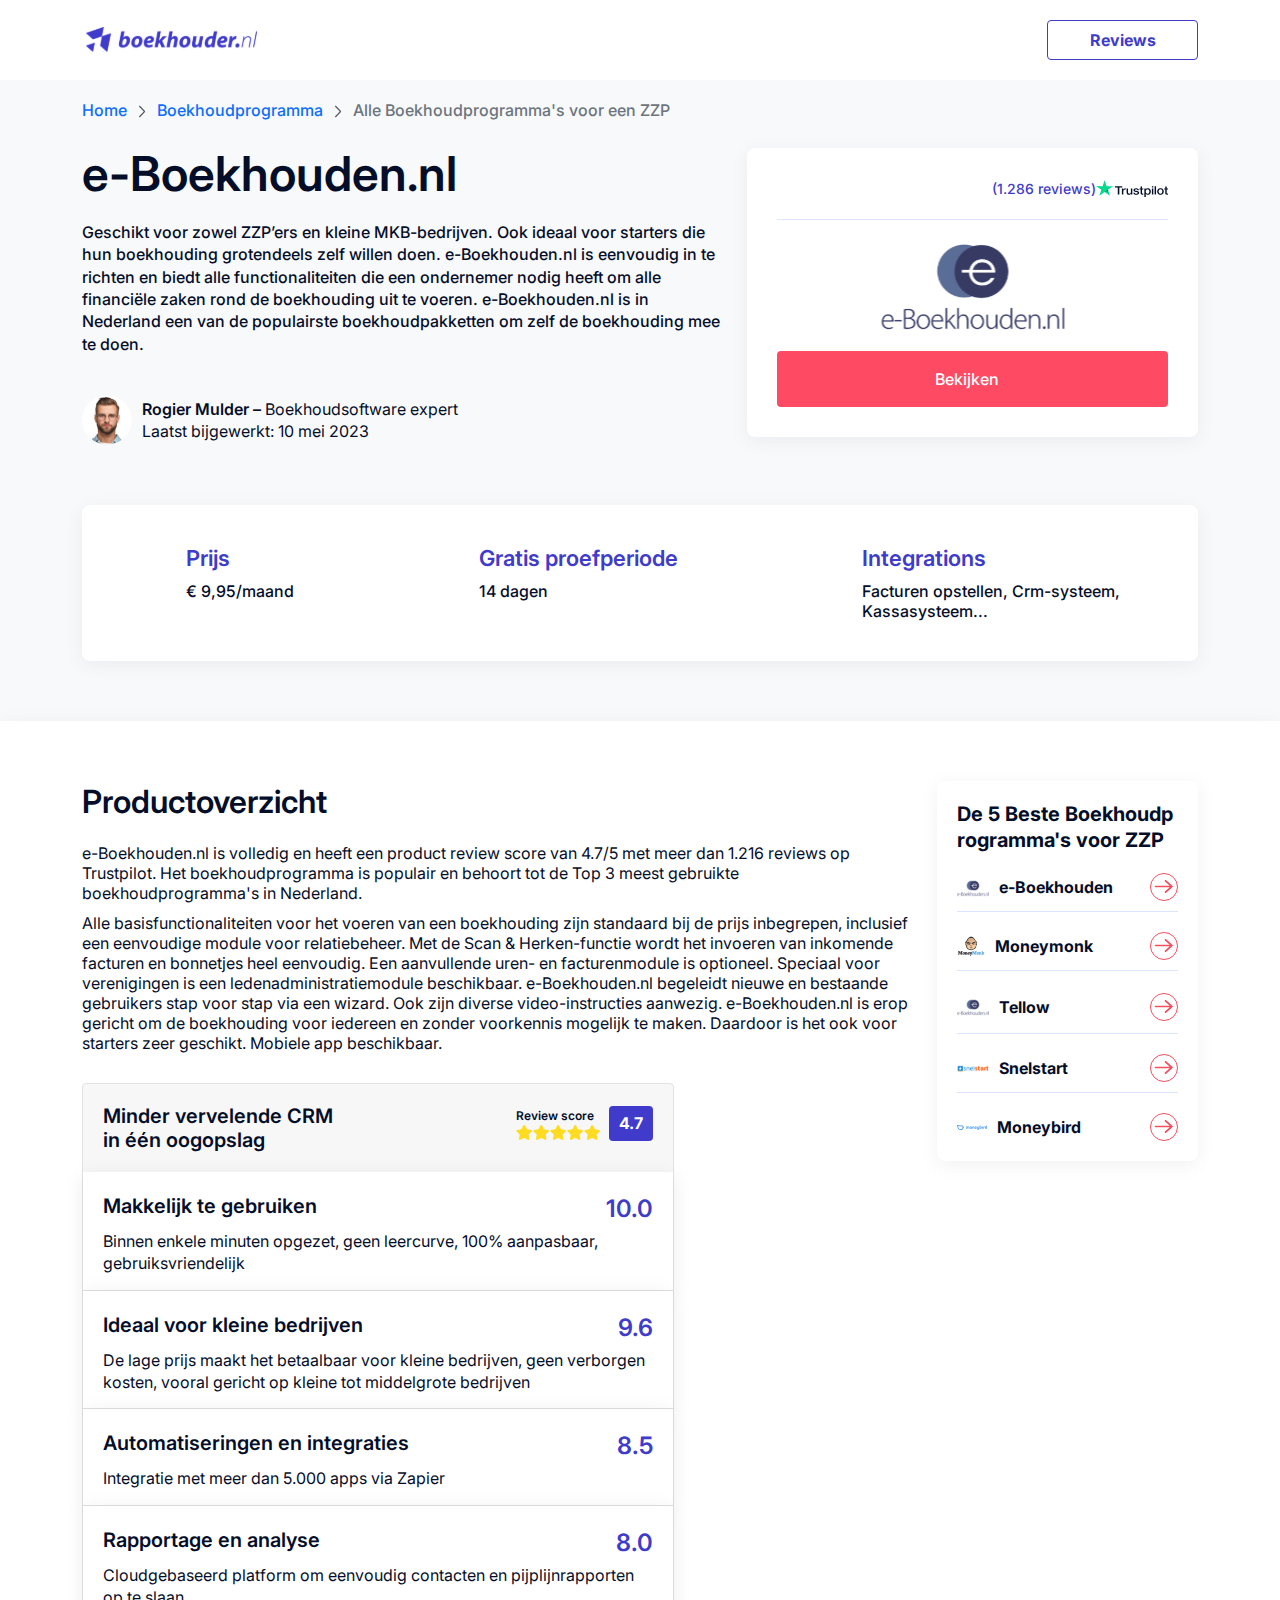
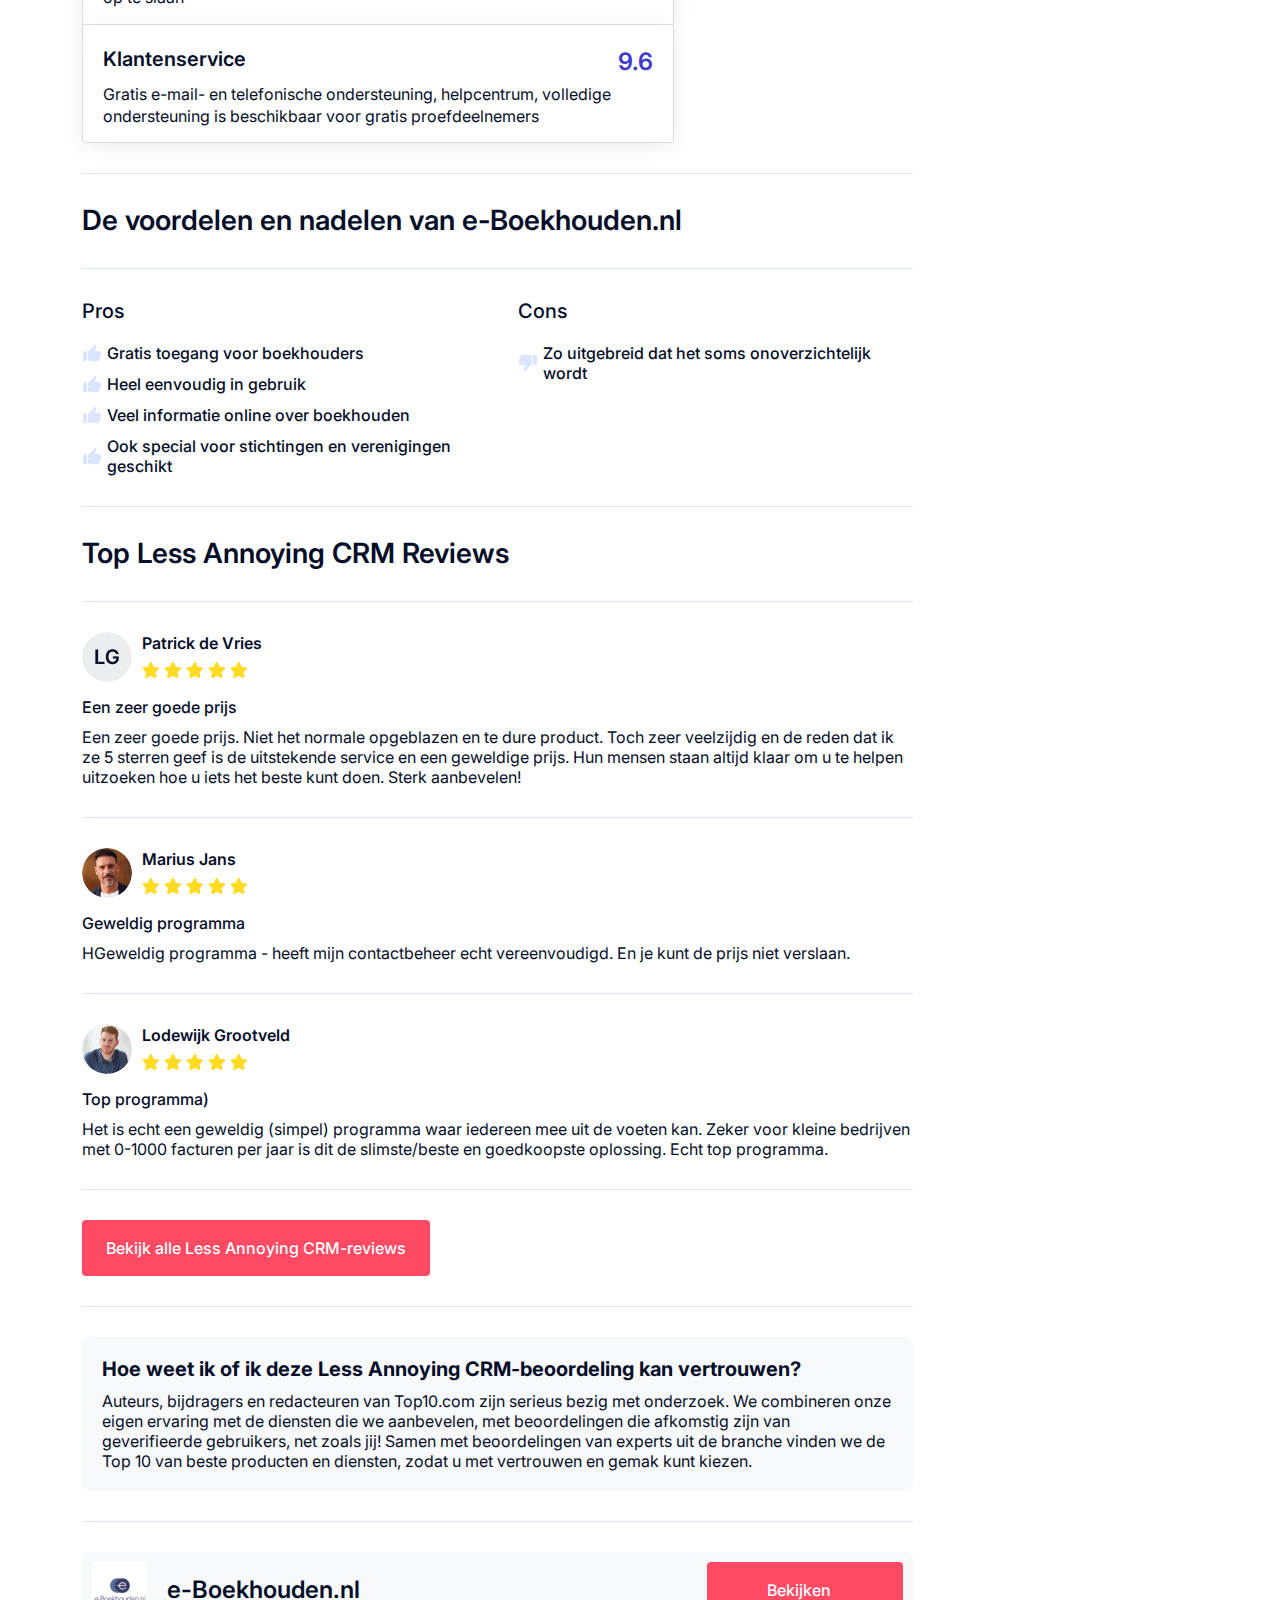
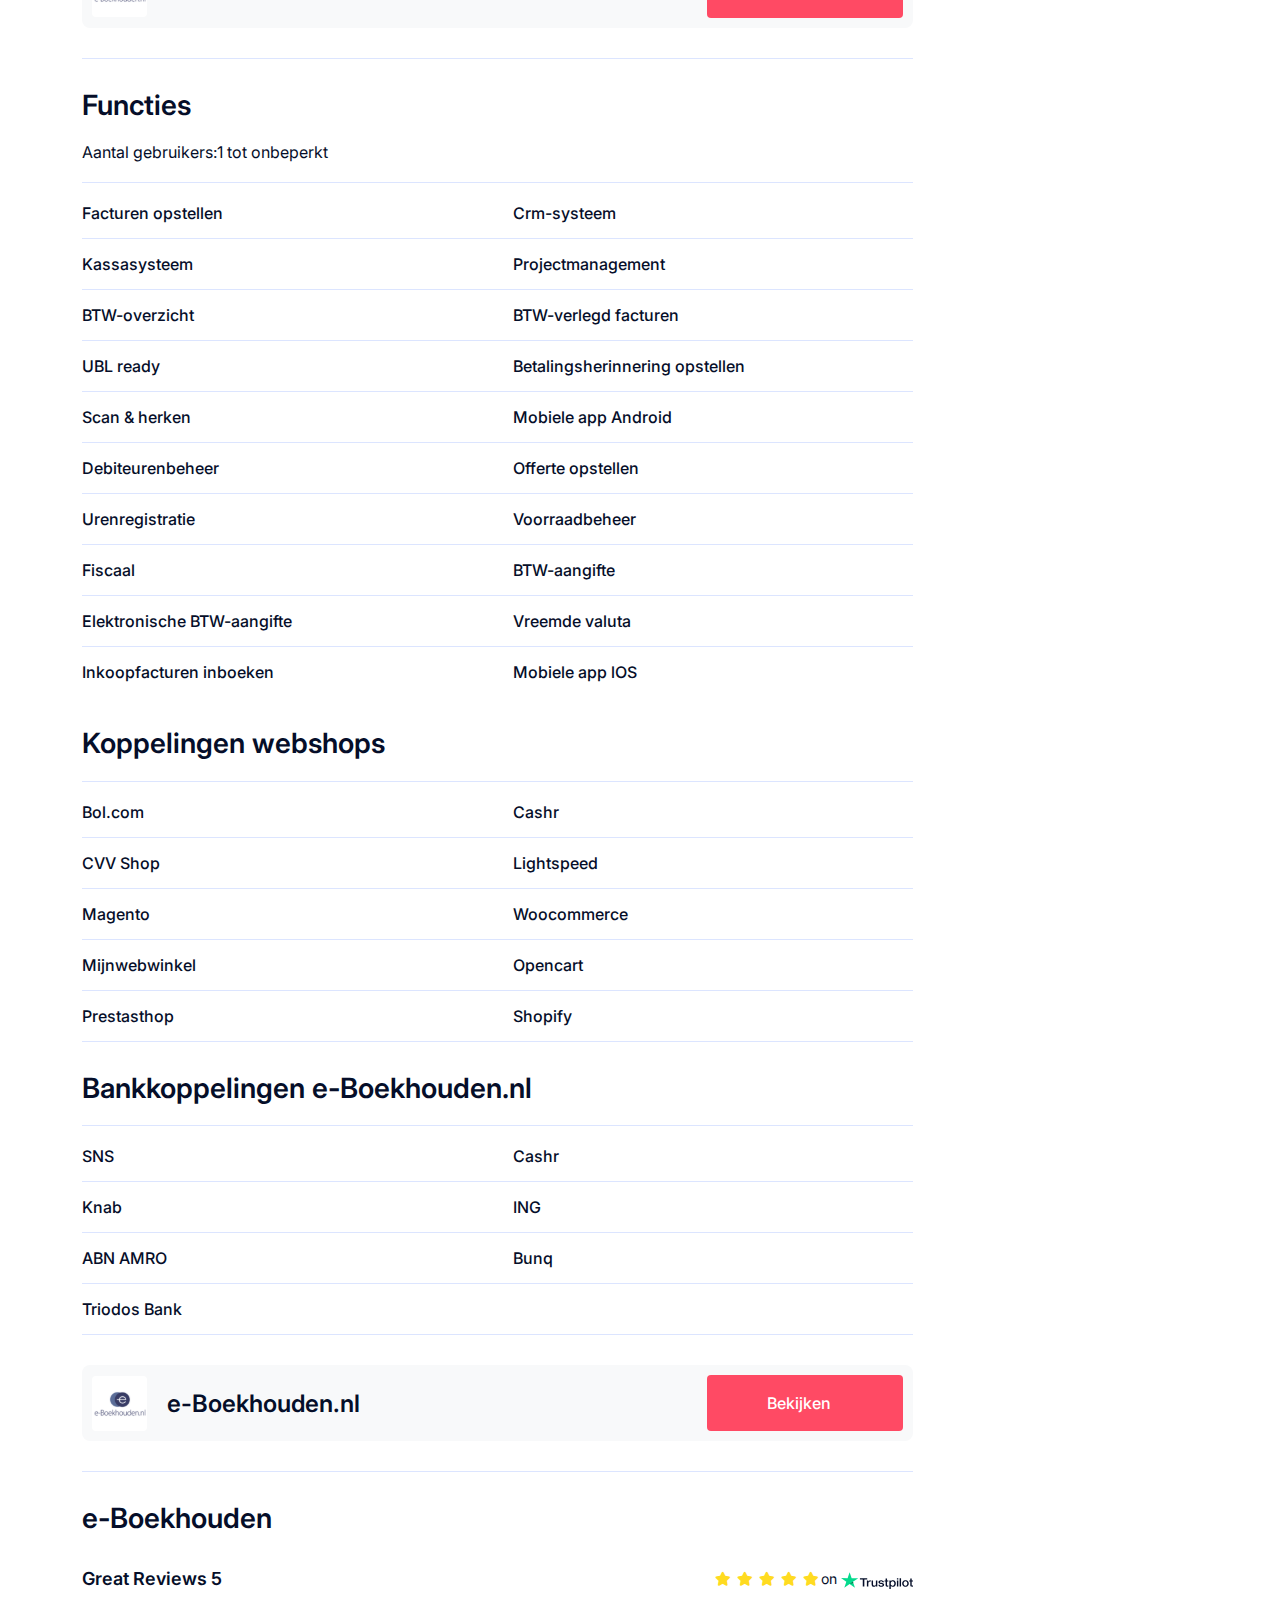
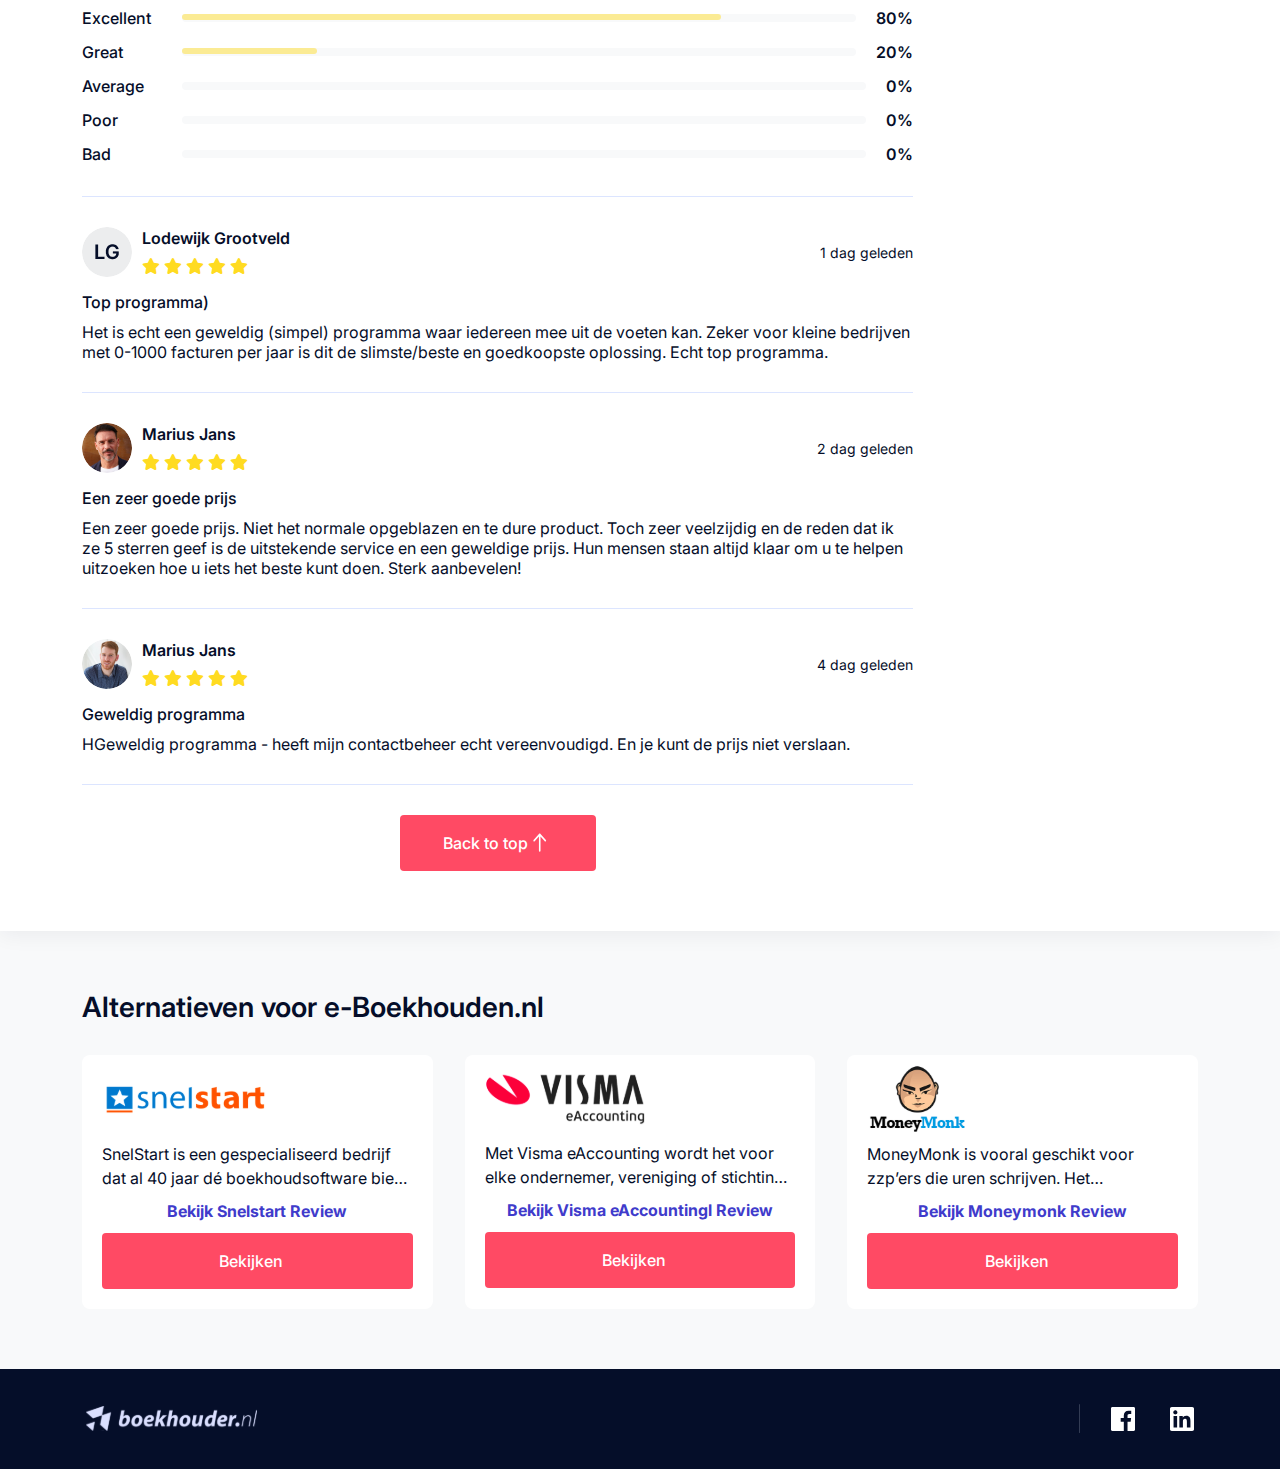
<file: boekhoudennl.html>
<!DOCTYPE html>
<html lang="en">

<head>
    <title>boekhouder</title>
    <meta name="keywords" content="boekhouder" />
    <meta name="description" content="boekhouder" />
    <meta name="viewport" content="width=device-width, initial-scale=1, maximum-scale=1" />
    <!-- FavIcon CSS -->
    <link rel="icon" href="favicon.png" type="image/gif" sizes="16x16">
    <!--Google Fonts CSS-->
    <link rel="preconnect" href="https://fonts.googleapis.com">
    <link rel="preconnect" href="https://fonts.gstatic.com" crossorigin>
    <link href="https://fonts.googleapis.com/css2?family=Inter:wght@100;200;300;400;500;600;700;800;900&display=swap"
        rel="stylesheet">

    <!--Font Awesome 3Icon CSS-->
    <link rel="stylesheet" type="text/css" href="https://cdnjs.cloudflare.com/ajax/libs/font-awesome/6.4.0/css/all.min.css">
    <!--Bootstrap CSS-->
    <link rel="stylesheet" type="text/css" href="assets/css/bootstrap.min.css">
    <!-- Main Style CSS  -->
    <link rel="stylesheet" type="text/css" href="assets/css/style.css">
</head>

<body>
    
    <!-- hearer-area start -->
    <header class="header-area">
        <div class="header-top">
            <div class="container">
                <div class="d-flex align-items-center justify-content-between">
                    <div class="logo">
                        <a href="#">
                            <img src="assets/img/logo.svg" alt="">
                        </a>
                    </div>
                    <div>
                        <a href="#" class="talk-btn">Reviews</a>
                    </div>
                </div>
            </div>
        </div>
        <div class="header-bottom">
            <div class="container">
                <nav>
                    <ol class="breadcrumb m-0">
                        <li class="breadcrumb-item  font-16"><a href="#">Home</a></li>
                        <li class="font-16 p8"><svg xmlns="http://www.w3.org/2000/svg" width="14" height="15"
                                viewBox="0 0 14 15" fill="none">
                                <path
                                    d="M4.16475 2.65024C4.11212 2.59455 4.07098 2.52904 4.04367 2.45745C4.01636 2.38586 4.00342 2.30959 4.00559 2.233C4.00776 2.1564 4.02499 2.08099 4.0563 2.01105C4.08761 1.94112 4.13239 1.87804 4.18809 1.82541C4.24378 1.77278 4.30929 1.73164 4.38088 1.70433C4.45247 1.67702 4.52874 1.66408 4.60533 1.66625C4.68193 1.66842 4.75734 1.68565 4.82728 1.71696C4.89721 1.74827 4.96029 1.79305 5.01292 1.84874L9.97125 7.09874C10.0736 7.20705 10.1307 7.35045 10.1307 7.49949C10.1307 7.64854 10.0736 7.79194 9.97125 7.90024L5.01292 13.1508C4.96064 13.2077 4.89757 13.2537 4.82738 13.286C4.75719 13.3184 4.68128 13.3364 4.60405 13.3392C4.52682 13.3419 4.44981 13.3293 4.3775 13.302C4.30519 13.2747 4.23902 13.2334 4.18284 13.1803C4.12665 13.1273 4.08157 13.0636 4.0502 12.9929C4.01884 12.9223 4.00182 12.8462 4.00014 12.7689C3.99846 12.6916 4.01214 12.6148 4.0404 12.5429C4.06866 12.471 4.11093 12.4054 4.16475 12.3499L8.74509 7.49949L4.16475 2.65024Z"
                                    fill="#545764" />
                            </svg></li>
                        <li class="breadcrumb-item  font-16"><a href="#">Boekhoudprogramma</a></li>
                        <li class="font-16 p8"><svg xmlns="http://www.w3.org/2000/svg" width="14" height="15"
                            viewBox="0 0 14 15" fill="none">
                            <path
                                d="M4.16475 2.65024C4.11212 2.59455 4.07098 2.52904 4.04367 2.45745C4.01636 2.38586 4.00342 2.30959 4.00559 2.233C4.00776 2.1564 4.02499 2.08099 4.0563 2.01105C4.08761 1.94112 4.13239 1.87804 4.18809 1.82541C4.24378 1.77278 4.30929 1.73164 4.38088 1.70433C4.45247 1.67702 4.52874 1.66408 4.60533 1.66625C4.68193 1.66842 4.75734 1.68565 4.82728 1.71696C4.89721 1.74827 4.96029 1.79305 5.01292 1.84874L9.97125 7.09874C10.0736 7.20705 10.1307 7.35045 10.1307 7.49949C10.1307 7.64854 10.0736 7.79194 9.97125 7.90024L5.01292 13.1508C4.96064 13.2077 4.89757 13.2537 4.82738 13.286C4.75719 13.3184 4.68128 13.3364 4.60405 13.3392C4.52682 13.3419 4.44981 13.3293 4.3775 13.302C4.30519 13.2747 4.23902 13.2334 4.18284 13.1803C4.12665 13.1273 4.08157 13.0636 4.0502 12.9929C4.01884 12.9223 4.00182 12.8462 4.00014 12.7689C3.99846 12.6916 4.01214 12.6148 4.0404 12.5429C4.06866 12.471 4.11093 12.4054 4.16475 12.3499L8.74509 7.49949L4.16475 2.65024Z"
                                fill="#545764" />
                        </svg></li>
                        
                        <li class="breadcrumb-item font-16 active" aria-current="page">Alle Boekhoudprogramma's voor een ZZP</li>
                    </ol>
                </nav>

            </div>
        </div>
    </header>
    <!-- hearer-area end -->

    <main class="boekhouden-page">
        <section class="main-wrapper">
            <div class="boekhoudennl-banner">
                <div class="container">
                    <div class="row">
                        <div class="col-xl-7 col-md-6 mb-sm-20">
                            <h1 class="banner-heading">e-Boekhouden.nl </h1>
                            <p class="banner-content">
                                Geschikt voor zowel ZZP’ers en kleine MKB-bedrijven. Ook ideaal voor starters die hun
                                boekhouding
                                grotendeels zelf willen doen. e-Boekhouden.nl is eenvoudig in te richten en biedt alle
                                functionaliteiten die een ondernemer nodig heeft om alle financiële zaken rond de
                                boekhouding uit
                                te voeren. e-Boekhouden.nl is in Nederland een van de populairste boekhoudpakketten om
                                zelf de
                                boekhouding mee te doen.
                            </p>
                            <div class="profile">
                                <img src="assets/img/boekhouden/profile.png" alt="profile">
                                <div class="profile-expert-dis">
                                    <p><span class="font-600"> Rogier Mulder –</span> Boekhoudsoftware <span class="d-inline-block sm-block">
                                            expert</span></p>
                                    <p>Laatst bijgewerkt: 10 mei 2023</p>
                                </div>

                            </div>
                        </div>
                        <div class="col-xl-5 col-md-6">
                            <div class="box-shadow boekhoudennl-review padding-30">
                                <div class="review-by d-flex justify-content-end">
                                    <p class="font-14 font-500">
                                        <span class="blue-color">(1.286 reviews)</span>
                                    </p>
                                    <img src="assets/img/boekhouden/trustpilot.svg" alt="trustpilot">
                                </div>
                                <div class="text-center">
                                    <img src="assets/img/boekhouden/e-boek.svg" alt="e-boek">
                                    <button class="visit-btn">
                                        <span>Bekijken</span>
                                        <div class="arrow-icon">
                                            <svg width="24" height="24" viewBox="0 0 24 24" fill="none"
                                                xmlns="http://www.w3.org/2000/svg">
                                                <path fill-rule="evenodd" clip-rule="evenodd"
                                                    d="M12.8372 5.42774L12.9131 5.3524C13.2421 5.06411 13.7598 5.04193 14.1178 5.28587L14.2037 5.3524L20.5918 10.9505L20.6296 10.9857L20.6799 11.04L20.7453 11.1289L20.7941 11.2191L20.8264 11.3033L20.8528 11.4216L20.8591 11.516L20.8566 11.5762L20.8406 11.6766L20.8137 11.7657L20.7736 11.8545L20.7259 11.9325L20.6586 12.0162L20.5918 12.0815L14.2037 17.6797C13.8473 17.992 13.2695 17.992 12.9131 17.6797C12.5842 17.3914 12.5589 16.9378 12.8372 16.624L12.9131 16.5487L17.7417 12.3158H3.52001C3.016 12.3158 2.60742 11.9577 2.60742 11.516C2.60742 11.0744 3.016 10.7163 3.52001 10.7163H17.7435L12.9131 6.4834C12.5842 6.1951 12.5589 5.74147 12.8372 5.42774L12.9131 5.3524L12.8372 5.42774Z"
                                                    fill="white"></path>
                                            </svg>

                                        </div>
                                    </button>
                                </div>
                            </div>
                        </div>
                    </div>
                    <!-- row end -->
                    <div class="row">
                        <div class="col-md-12">
                            <div class="box-shadow boekhoudennl-banner-bottom">
                                <div class="boekhoudennl-bottom-content">
                                    <h3 class="font-22 blue-color pb-10">Prijs</h3>
                                    <p class="font-16 font-500">€ 9,95/maand</p>
                                </div>
                                <div class="boekhoudennl-bottom-content">
                                    <h3 class="font-22 blue-color pb-10">Gratis proefperiode</h3>
                                    <p class="font-16 font-500"> 14 dagen </p>
                                </div>
                                <div class="boekhoudennl-bottom-content">
                                    <h3 class="font-22 blue-color pb-10">Integrations</h3>
                                    <p class="font-16 font-500">Facturen opstellen, Crm-systeem, Kassasysteem...</p>
                                </div>
                            </div>
                        </div>
                    </div>
                    <!-- row end -->
                </div>
            </div>
            <!-- boekhoudennl-banner end -->
            <div class="box-shadow product-wrapper">
                <div class="container">
                    <div class="row">
                        <div class="col-lg-9 col-md-8">
                            <div class="product-history">
                                <div class="product-dis pb-30">
                                    <h3>Productoverzicht</h3>
                                    <p class="font-16 font-400 ine-height-130 pb-10">
                                        e-Boekhouden.nl is volledig en heeft een product review score van 4.7/5 met meer
                                        dan 1.216 reviews op Trustpilot. Het boekhoudprogramma is populair en behoort
                                        tot de Top 3 meest gebruikte boekhoudprogramma's in Nederland.
                                    </p>
                                   <p class="font-16 font-400 ine-height-130">
                                    Alle basisfunctionaliteiten voor het
                                       voeren van een boekhouding zijn standaard
                                        bij de prijs inbegrepen, inclusief een eenvoudige module voor relatiebeheer. Met
                                        de Scan & Herken-functie wordt het invoeren van inkomende facturen en bonnetjes
                                        heel eenvoudig. Een aanvullende uren- en facturenmodule is optioneel. Speciaal
                                        voor verenigingen is een ledenadministratiemodule beschikbaar. e-Boekhouden.nl
                                        begeleidt nieuwe en bestaande gebruikers stap voor stap via een wizard. Ook zijn
                                        diverse video-instructies aanwezig. e-Boekhouden.nl is erop gericht om de
                                        boekhouding voor iedereen en zonder voorkennis mogelijk te maken. Daardoor is
                                        het ook voor starters zeer geschikt. Mobiele app beschikbaar.</p>
                                </div>
                                <!-- product-dis end -->
                                <div class="minder-crm">
                                    <div class="card">
                                        <div class="card-header">
                                            <h3 class="font-20 font-600"> Minder vervelende CRM 
                                                in één oogopslag</h3>
                                                <div class="score-wrapper">
                                                   
                                                    <div class="score-area-h">
                                                        <div class="score-content">
                                                            <p class="f-12">Review score</p>
                                                            <p class="score-icon-boek d-flex">
                                                                <i class="fas fa-star"></i>
                                                                <i class="fas fa-star"></i>
                                                                <i class="fas fa-star"></i>
                                                                <i class="fas fa-star"></i>
                                                                <i class="fas fa-star"></i>
                                                            </p>
                                                        </div>
                                                        <div class="score-num">4.7 </div>
                                                    </div>
                                                </div>
                                           
                                        </div>
                                         <!-- card-header end -->
                                        <ul class="list-group list-group-flush">
                                          <li class="list-group-item">
                                            <div class="d-flex justify-content-between gap-2">
                                                <h5 class="font-20 font-600 line-height-140 mb-10">
                                                     Makkelijk te gebruiken
                                                </h5>
                                                <h4 class="font-24">10.0</h4>
                                            </div>
                                            <p class="font-16 font-400 line-height-140">Binnen enkele minuten opgezet, geen leercurve, 100% aanpasbaar, gebruiksvriendelijk</p>
                                          </li>
                                          <li class="list-group-item">
                                            <div class="d-flex justify-content-between gap-2">
                                                <h5 class="font-20 font-600 line-height-140 mb-10">
                                                    Ideaal voor kleine bedrijven
                                                </h5>
                                                <h4 class="font-24">9.6</h4>
                                            </div>
                                            <p class="font-16 font-400 line-height-140">De lage prijs maakt het betaalbaar voor kleine bedrijven, geen verborgen kosten, vooral gericht op kleine tot middelgrote bedrijven</p>
                                          </li>
                                          <li class="list-group-item">
                                            <div class="d-flex justify-content-between gap-2">
                                                <h5 class="font-20 font-600 line-height-140 mb-10">
                                                    Automatiseringen en integraties
                                                </h5>
                                                <h4 class="font-24">8.5</h4>
                                            </div>
                                            <p class="font-16 font-400 line-height-140">Integratie met meer dan 5.000 apps via Zapier</p>
                                          </li>
                                          <li class="list-group-item">
                                            <div class="d-flex justify-content-between gap-2">
                                                <h5 class="font-20 font-600 line-height-140 mb-10">
                                                    Rapportage en analyse
                                                </h5>
                                                <h4 class="font-24">8.0</h4>
                                            </div>
                                            <p class="font-16 font-400 line-height-140">Cloudgebaseerd platform om eenvoudig contacten en pijplijnrapporten op te slaan</p>
                                          </li>
                                          <li class="list-group-item">
                                            <div class="d-flex justify-content-between gap-2">
                                                <h5 class="font-20 font-600 line-height-140 mb-10">
                                                    Klantenservice
                                                </h5>
                                                <h4 class="font-24">9.6</h4>
                                            </div>
                                            <p class="font-16 font-400 line-height-140">Gratis e-mail- en telefonische ondersteuning, helpcentrum, volledige ondersteuning is beschikbaar voor gratis proefdeelnemers</p>
                                          </li>
                                        </ul>
                                         <!-- list-group -->
                                      </div>
                                </div>
                                <!-- minder-crm end -->
                                <div class="product-single-wrapper">
                                    <div class=" com-border-bottom com-border-top">
                                        <div class="online-account-title">
                                            <h3>De voordelen en nadelen van e-Boekhouden.nl</h3>
                                        </div>
                                    </div>
                                    <div class="online-props-wrapper d-flex">
                                        <div class="w-50">
                                            <div class="online-props-title">
                                                <h3>Pros</h3>
                                            </div>
                                            <div class="d-inline-block">
                                                <h5 class="font-16p d-flex align-items-center">
                                                   <img src="assets/img/zzp/like.svg" alt="like">
                                                    Gratis toegang voor boekhouders
                                                </h5>
                                                <h5 class="font-16p d-flex align-items-center">
                                                    <img src="assets/img/zzp/like.svg" alt="like">
                                                    Heel eenvoudig in gebruik
                                                 </h5>
                                                 <h5 class="font-16p d-flex align-items-center">
                                                    <img src="assets/img/zzp/like.svg" alt="like">
                                                    Veel informatie online over boekhouden
                                                 </h5>
                                                 <h5 class="font-16p d-flex align-items-center mb-0">
                                                    <img src="assets/img/zzp/like.svg" alt="like">
                                                    Ook special voor stichtingen en verenigingen geschikt
                                                 </h5>
                                            </div>
                                        </div>
                                        <div  class="w-50">
                                            <div class="online-props-title">
                                                <h3>Cons</h3>
                                            </div>
                                            <div class="d-inline-block">
                                                <h5 class="font-16p d-flex align-items-center">
                                                    <img src="assets/img/zzp/unlike.svg" alt="unlike">
                                                    Zo uitgebreid dat het soms onoverzichtelijk wordt
                                                 </h5>
                                            </div>
                                        </div>
                                    </div>
                                    <!-- online-props-wrapper end -->
                                </div>
                                 <!-- product-single-wrapper end -->
                                <div class="product-single-wrapper mb-30">
                                    <div class=" com-border-top mb-30">
                                        <div class="online-account-title">
                                            <h3>Top Less Annoying CRM Reviews</h3>
                                        </div>
                                    </div>
                                    <div class="product-review-wrapper com-border-top mb-30">
                                        <div class="profile">
                                            <img src="assets/img/zzp/review1.png" alt="review1">
                                            <div class="score-wrapper d-flex">
                                                <div class="score-content">
                                                    <p class="font-18-b">Patrick de Vries</p>
                                                    <p class="score-icon">
                                                        <i class="fas fa-star"></i>
                                                        <i class="fas fa-star"></i>
                                                        <i class="fas fa-star"></i>
                                                        <i class="fas fa-star"></i>
                                                        <i class="fas fa-star"></i>
                                                    </p>
                                                </div>
                                            </div>
            
                                        </div>
                                        <div class="product-review-c">
                                            <p class="font-16 ">Een zeer goede prijs</p>
                                            <p class="font-16 font-400">Een zeer goede prijs. Niet het normale opgeblazen en te dure product. Toch zeer veelzijdig en de reden dat ik ze 5 sterren geef is de uitstekende service en een geweldige prijs. Hun mensen staan altijd klaar om u te helpen uitzoeken hoe u iets het beste kunt doen. Sterk aanbevelen!</p>
                                        </div>
                                    </div>
                                    <!-- product-review-wrapper end -->

                                    <div class="product-review-wrapper com-border-top mb-30">
                                        <div class="profile">
                                            <img src="assets/img/zzp/review2.png" alt="review1">
                                            <div class="score-wrapper d-flex">
                                                <div class="score-content">
                                                    <p class="font-18-b">Marius Jans</p>
                                                    <p class="score-icon">
                                                        <i class="fas fa-star"></i>
                                                        <i class="fas fa-star"></i>
                                                        <i class="fas fa-star"></i>
                                                        <i class="fas fa-star"></i>
                                                        <i class="fas fa-star"></i>
                                                    </p>
                                                </div>
                                            </div>
                                        </div>
                                        <div class="product-review-c">
                                            <p class="font-16 ">Geweldig programma</p>
                                            <p class="font-16 font-400">HGeweldig programma - heeft mijn contactbeheer echt vereenvoudigd. En je kunt de prijs niet verslaan.</p>
                                        </div>
                                    </div>
                                    <!-- product-review-wrapper end -->
                                    <div class="product-review-wrapper com-border-top mb-30">
                                        <div class="profile">
                                            <img src="assets/img/zzp/review3.png" alt="review1">
                                            <div class="score-wrapper d-flex">
                                                <div class="score-content">
                                                    <p class="font-18-b">Lodewijk Grootveld</p>
                                                    <p class="score-icon">
                                                        <i class="fas fa-star"></i>
                                                        <i class="fas fa-star"></i>
                                                        <i class="fas fa-star"></i>
                                                        <i class="fas fa-star"></i>
                                                        <i class="fas fa-star"></i>
                                                    </p>
                                                </div>
                                            </div>
                                        </div>
                                        <div class="product-review-c">
                                            <p class="font-16 ">Top programma)</p>
                                            <p class="font-16 font-400">Het is echt een geweldig (simpel) programma waar iedereen mee uit de voeten kan. Zeker voor kleine bedrijven met 0-1000 facturen per jaar is dit de slimste/beste en goedkoopste oplossing. Echt top programma.</p>
                                        </div>
                                    </div>
                                    <!-- product-review-wrapper end -->
                                    <div class="com-border-top com-border-bottom mb-30">
                                        <a href="#" class="visit-btn crm-review-btn">
                                            <span>Bekijk alle Less Annoying CRM-reviews</span>
                                        </a>
                                    </div>
                                    <div class="crm-beoordelling mt-30">
                                        <h5 class="font-20">Hoe weet ik of ik deze Less Annoying CRM-beoordeling kan vertrouwen?</h5>
                                        <p  class="font-16 font-400">Auteurs, bijdragers en redacteuren van Top10.com zijn serieus bezig met onderzoek. We combineren onze eigen ervaring met de diensten die we aanbevelen, met beoordelingen die afkomstig zijn van geverifieerde gebruikers, net zoals jij! Samen met beoordelingen van experts uit de branche vinden we de Top 10 van beste producten en diensten, zodat u met vertrouwen en gemak kunt kiezen.</p>
                                    </div>
                                    <div class="com-border-top com-border-bottom  mt-30">
                                        <div class="account-bottom">
                                            <div class="d-flex align-items-center">
                                                <img src="assets/img/zzp/e-book.svg" alt="e-bookv">
                                                <h5 class="font-24">e-Boekhouden.nl</h5>
                                            </div>
                                            <a href="#" class="visit-btn mt-0">
                                                <span>Bekijken</span>
                                                <div class="arrow-icon">
                                                    <svg width="24" height="24" viewBox="0 0 24 24" fill="none" xmlns="http://www.w3.org/2000/svg">
                                                        <path fill-rule="evenodd" clip-rule="evenodd" d="M12.8372 5.42774L12.9131 5.3524C13.2421 5.06411 13.7598 5.04193 14.1178 5.28587L14.2037 5.3524L20.5918 10.9505L20.6296 10.9857L20.6799 11.04L20.7453 11.1289L20.7941 11.2191L20.8264 11.3033L20.8528 11.4216L20.8591 11.516L20.8566 11.5762L20.8406 11.6766L20.8137 11.7657L20.7736 11.8545L20.7259 11.9325L20.6586 12.0162L20.5918 12.0815L14.2037 17.6797C13.8473 17.992 13.2695 17.992 12.9131 17.6797C12.5842 17.3914 12.5589 16.9378 12.8372 16.624L12.9131 16.5487L17.7417 12.3158H3.52001C3.016 12.3158 2.60742 11.9577 2.60742 11.516C2.60742 11.0744 3.016 10.7163 3.52001 10.7163H17.7435L12.9131 6.4834C12.5842 6.1951 12.5589 5.74147 12.8372 5.42774L12.9131 5.3524L12.8372 5.42774Z" fill="white"></path>
                                                    </svg>
                                                </div>
                                            </a>
                                        </div>
                                        <!-- account-bottom end -->
                                    </div>
                                </div>
                                 <!-- product-single-wrapper end -->
                                <div class="product-single-wrapper ">
                                    <div class="functies-layout mb-30">
                                        <div class="online-account-title ">
                                            <h3 class="mb-20">Functies</h3>
                                            <p class="font-16 font-400 pb-20 ">Aantal gebruikers:1 tot onbeperkt</p>
                                        </div>
                                        <ul class="functies-wrapper">
                                            <li>
                                                <h3 class="font-16">Facturen opstellen</h3>
                                                <h3 class="font-16">Crm-systeem</h3>
                                            </li>
                                            <li>
                                                <h3 class="font-16">Kassasysteem</h3>
                                                <h3 class="font-16">Projectmanagement</h3>
                                            </li>
                                            <li>
                                                <h3 class="font-16">BTW-overzicht</h3>
                                                <h3 class="font-16">BTW-verlegd facturen</h3>
                                            </li>
                                            <li>
                                                <h3 class="font-16">UBL ready</h3>
                                                <h3 class="font-16">Betalingsherinnering opstellen</h3>
                                            </li>
                                            <li>
                                                <h3 class="font-16">Scan & herken</h3>
                                                <h3 class="font-16">Mobiele app Android</h3>
                                            </li>
                                            <li>
                                                <h3 class="font-16">Debiteurenbeheer</h3>
                                                <h3 class="font-16">Offerte opstellen</h3>
                                            </li>
                                            <li>
                                                <h3 class="font-16">Urenregistratie</h3>
                                                <h3 class="font-16">Voorraadbeheer</h3>
                                            </li>
                                            <li>
                                                <h3 class="font-16">Fiscaal</h3>
                                                <h3 class="font-16">BTW-aangifte</h3>
                                            </li>
                                            <li>
                                                <h3 class="font-16">Elektronische BTW-aangifte</h3>
                                                <h3 class="font-16">Vreemde valuta</h3>
                                            </li>
                                            <li class="border--b-none">
                                                <h3 class="font-16">Inkoopfacturen inboeken</h3>
                                                <h3 class="font-16">Mobiele app lOS</h3>
                                            </li>
                                        </ul>
                                    </div>
                                    <!-- functies-wrapper end -->
                                    <div class="functies-layout mb-30">
                                        <div class="online-account-title">
                                            <h3 class="mb-20">Koppelingen webshops</h3>
                                        </div>
                                        <ul class="functies-wrapper">
                                            <li>
                                                <h3 class="font-16">Bol.com</h3>
                                                <h3 class="font-16">Cashr</h3>
                                            </li>
                                            <li>
                                                <h3 class="font-16">CVV Shop</h3>
                                                <h3 class="font-16">Lightspeed</h3>
                                            </li>
                                            <li>
                                                <h3 class="font-16">Magento</h3>
                                                <h3 class="font-16">Woocommerce</h3>
                                            </li>
                                            <li>
                                                <h3 class="font-16">Mijnwebwinkel</h3>
                                                <h3 class="font-16">Opencart</h3>
                                            </li>
                                            <li>
                                                <h3 class="font-16">Prestasthop</h3>
                                                <h3 class="font-16">Shopify</h3>
                                            </li>
                                        </ul>
                                    </div>
                                     <!-- functies-wrapper end -->
                                    <div class="functies-layout mb-30">
                                        <div class="online-account-title">
                                            <h3 class="mb-20">Bankkoppelingen e-Boekhouden.nl</h3>
                                        </div>
                                        <ul class="functies-wrapper">
                                            <li>
                                                <h3 class="font-16">SNS</h3>
                                                <h3 class="font-16">Cashr</h3>
                                            </li>
                                            <li>
                                                <h3 class="font-16">Knab</h3>
                                                <h3 class="font-16">ING</h3>
                                            </li>
                                            <li>
                                                <h3 class="font-16">ABN AMRO</h3>
                                                <h3 class="font-16">Bunq</h3>
                                            </li>
                                            <li>
                                                <h3 class="font-16">Triodos Bank</h3>
                                                <h3 class="font-16"></h3>
                                            </li>
                                           
                                        </ul>
                                    </div>
                                     <!-- functies-wrapper end -->
                                    <div class="com-border-bottom mb-30">
                                        <div class="account-bottom">
                                            <div class="d-flex align-items-center">
                                                <img src="assets/img/zzp/e-book.svg" alt="e-bookv">
                                                <h5 class="font-24">e-Boekhouden.nl</h5>
                                            </div>
                                            <a href="#" class="visit-btn mt-0">
                                                <span>Bekijken</span>
                                                <div class="arrow-icon">
                                                    <svg width="24" height="24" viewBox="0 0 24 24" fill="none" xmlns="http://www.w3.org/2000/svg">
                                                        <path fill-rule="evenodd" clip-rule="evenodd" d="M12.8372 5.42774L12.9131 5.3524C13.2421 5.06411 13.7598 5.04193 14.1178 5.28587L14.2037 5.3524L20.5918 10.9505L20.6296 10.9857L20.6799 11.04L20.7453 11.1289L20.7941 11.2191L20.8264 11.3033L20.8528 11.4216L20.8591 11.516L20.8566 11.5762L20.8406 11.6766L20.8137 11.7657L20.7736 11.8545L20.7259 11.9325L20.6586 12.0162L20.5918 12.0815L14.2037 17.6797C13.8473 17.992 13.2695 17.992 12.9131 17.6797C12.5842 17.3914 12.5589 16.9378 12.8372 16.624L12.9131 16.5487L17.7417 12.3158H3.52001C3.016 12.3158 2.60742 11.9577 2.60742 11.516C2.60742 11.0744 3.016 10.7163 3.52001 10.7163H17.7435L12.9131 6.4834C12.5842 6.1951 12.5589 5.74147 12.8372 5.42774L12.9131 5.3524L12.8372 5.42774Z" fill="white"></path>
                                                    </svg>
        
                                                </div>
                                            </a>
                                        </div>
                                         <!-- account-bottom end -->
                                    </div>
                                   
                                    <div class="product-review-progress mb-30">
                                        <div class="online-account-title">
                                            <h3 class="mb-30">e-Boekhouden</h3>
                                        </div>
                                        <div class="d-flex align-items-center justify-content-between great-review mb-15">
                                            <h5 class="font-18-b">Great Reviews 5</h5>
                                            <div class="score-wrapper ">
                                                <div class="score-content d-flex align-items-center">
                                                    <p class="score-icon pt-0">
                                                        <i class="fas fa-star"></i>
                                                        <i class="fas fa-star"></i>
                                                        <i class="fas fa-star"></i>
                                                        <i class="fas fa-star"></i>
                                                        <i class="fas fa-star"></i>
                                                        
                                                    </p>
                                                    <div>
                                                        <span class="font-14">on</span>
                                                        <img src="assets/img/boekhouden/trustpilot.svg" alt="trustpilot">
                                                    </div>
                                                </div>
                                            </div>
                                            
                                        </div>
                                        <!-- great-review end -->
                                        <div class="progress-wrappper">
                                            <div class=" pbar-flex-1">
                                                <p class="progress-type">Excellent</p>
                                                <div class="progress">
                                                    <div class="progress-bar" role="progressbar" aria-valuenow="80" aria-valuemin="0" aria-valuemax="100" style="width: 80%;">
                                                        <span class="sr-only">80% </span>
                                                    </div>
                                                </div>
                                                <p class="progress-completed">80%</p>
                                            </div>
                                            <div class="pbar-flex-1">
                                                <p class="progress-type">Great</p>
                                                <div class="progress">
                                                    <div class="progress-bar" role="progressbar" aria-valuenow="20" aria-valuemin="0" aria-valuemax="100" style="width: 20%;">
                                                        <span class="sr-only">20% </span>
                                                    </div>
                                                </div>
                                                <p class="progress-completed">20%</p>
                                            </div>
                                            <div class="pbar-flex-1">
                                                <p class="progress-type">Average</p>
                                                <div class="progress">
                                                    <div class="progress-bar" role="progressbar" aria-valuenow="0" aria-valuemin="0" aria-valuemax="100" style="width: 0%;">
                                                        <span class="sr-only">0% </span>
                                                    </div>
                                                </div>
                                                <p class="progress-completed">0%</p>
                                            </div>
                                            <div class="pbar-flex-1">
                                                <p class="progress-type">Poor</p>
                                                <div class="progress">
                                                    <div class="progress-bar" role="progressbar" aria-valuenow="0" aria-valuemin="0" aria-valuemax="100" style="width: 0%;">
                                                        <span class="sr-only">0% </span>
                                                    </div>
                                                </div>
                                                <p class="progress-completed">0%</p>
                                            </div>
                                            <div class="pbar-flex-1">
                                                <p class="progress-type">Bad</p>
                                                <div class="progress">
                                                    <div class="progress-bar" role="progressbar" aria-valuenow="0" aria-valuemin="0" aria-valuemax="100" style="width: 0%;">
                                                        <span class="sr-only">0% </span>
                                                    </div>
                                                </div>
                                                <p class="progress-completed">0%</p>
                                            </div>
                                        </div>
                                        <!-- progress-wrappper end -->
                                          
                                    </div>
                                    <!-- product-review-progress end -->
                                    <div class="product-review-wrapper com-border-top mb-30">
                                        <div class="d-flex justify-content-between align-items-center gap-1">
                                            
                                            <div class="profile">
                                                <img src="assets/img/zzp/review1.png" alt="review1">
                                                <div class="score-wrapper d-flex">
                                                    <div class="score-content">
                                                        <p class="font-18-b">Lodewijk Grootveld</p>
                                                        <p class="score-icon">
                                                            <i class="fas fa-star"></i>
                                                            <i class="fas fa-star"></i>
                                                            <i class="fas fa-star"></i>
                                                            <i class="fas fa-star"></i>
                                                            <i class="fas fa-star"></i>
                                                        </p>
                                                    </div>
                                                </div>
                                            </div>
                                            <p class="font-14 black-color  geleden">1 dag geleden</p>
                                        </div>
                                        <div class="product-review-c">
                                            <p class="font-16 ">Top programma)</p>
                                            <p class="font-16 font-400">Het is echt een geweldig (simpel) programma waar iedereen mee uit de voeten kan. Zeker voor kleine bedrijven met 0-1000 facturen per jaar is dit de slimste/beste en goedkoopste oplossing. Echt top programma.</p>
                                        </div>
                                        
                                    </div>
                                    <!-- product-review-wrapper end -->
                                    <div class="product-review-wrapper com-border-top mb-30">
                                        <div class="d-flex justify-content-between align-items-center gap-1">
                                            <div class="profile">
                                                <img src="assets/img/zzp/review2.png" alt="review1">
                                                <div class="score-wrapper d-flex">
                                                    <div class="score-content">
                                                        <p class="font-18-b">Marius Jans</p>
                                                        <p class="score-icon">
                                                            <i class="fas fa-star"></i>
                                                            <i class="fas fa-star"></i>
                                                            <i class="fas fa-star"></i>
                                                            <i class="fas fa-star"></i>
                                                            <i class="fas fa-star"></i>
                                                        </p>
                                                    </div>
                                                </div>
                                            </div>
                                            <p class="font-14 black-color  geleden">2 dag geleden</p>
                                        </div>
                                        
                                       
                                        <div class="product-review-c">
                                            <p class="font-16 ">Een zeer goede prijs</p>
                                            <p class="font-16 font-400">Een zeer goede prijs. Niet het normale opgeblazen en te dure product. Toch zeer veelzijdig en de reden dat ik ze 5 sterren geef is de uitstekende service en een geweldige prijs. Hun mensen staan altijd klaar om u te helpen uitzoeken hoe u iets het beste kunt doen. Sterk aanbevelen!</p>
                                        </div>
                                    </div>
                                     <!-- product-review-wrapper end -->
                                    <div class="product-review-wrapper com-border-top  com-border-bottom mb-30">
                                        <div class="d-flex justify-content-between align-items-center gap-1">
                                            <div class="profile">
                                                <img src="assets/img/zzp/review3.png" alt="review3">
                                                <div class="score-wrapper d-flex">
                                                    <div class="score-content">
                                                        <p class="font-18-b">Marius Jans</p>
                                                        <p class="score-icon">
                                                            <i class="fas fa-star"></i>
                                                            <i class="fas fa-star"></i>
                                                            <i class="fas fa-star"></i>
                                                            <i class="fas fa-star"></i>
                                                            <i class="fas fa-star"></i>
                                                        </p>
                                                    </div>
                                                </div>
                                            </div>
                                            <p class="font-14 black-color  geleden">4 dag geleden</p>
                                        </div>
                                        <div class="product-review-c">
                                            <p class="font-16 ">Geweldig programma</p>
                                            <p class="font-16 font-400">HGeweldig programma - heeft mijn contactbeheer echt vereenvoudigd. En je kunt de prijs niet verslaan.</p>
                                        </div>
                                        
                                       
                                    </div>
                                     <!-- product-review-wrapper end -->
                                    <div class="text-center">
                                        <a id="back-to-top" href="#" class="visit-btn back-to-top" role="button" data-toggle="tooltip" data-placement="center">
                                            <span>Back to top</span>
                                            <svg width="24" height="24" viewBox="0 0 24 24" fill="none" xmlns="http://www.w3.org/2000/svg">
                                                <path fill-rule="evenodd" clip-rule="evenodd" d="M5.64161 10.4123L5.56627 10.3364C5.27798 10.0074 5.2558 9.48975 5.49974 9.13175L5.56627 9.04578L11.1644 2.65769L11.1996 2.61991L11.2538 2.56957L11.3428 2.50418L11.4329 2.4554L11.5172 2.42311L11.6355 2.3967L11.7299 2.3904L11.7901 2.39295L11.8904 2.40887L11.9795 2.43579L12.0684 2.47589L12.1463 2.52364L12.2301 2.59089L12.2954 2.65769L17.8935 9.04578C18.2059 9.40217 18.2059 9.97999 17.8935 10.3364C17.6053 10.6653 17.1516 10.6906 16.8379 10.4123L16.7626 10.3364L12.5296 5.50779L12.5296 19.7295C12.5296 20.2335 12.1716 20.6421 11.7299 20.6421C11.2882 20.6421 10.9302 20.2335 10.9302 19.7295L10.9302 5.50596L6.69726 10.3364C6.40897 10.6653 5.95534 10.6906 5.64161 10.4123L5.56627 10.3364L5.64161 10.4123Z" fill="white"/>
                                                </svg>  
                                        </a>
                                    </div>
                                </div>
                            </div>
                        </div>
                        <!-- col-lg-9 end  -->
                        <div class="col-lg-3 col-md-4 sm-none">
                            <div class="right-wrapper beste-wrapper mb-40">
                                <h3 class="beste-heading">De 5 Beste Boekhoudprogramma's voor ZZP</h3>
                                <ul>
                                    <li>
                                        <a href="#" class="beste-content">
                                            <div class="beste-connect-content">
                                                <div class="beste-icon">
                                                    <img src="assets/img/e-book-boek1.svg" alt="e-book-be ">
                                                </div>
                                                <h3 class="font-16 font-700">e-Boekhouden</h3>
                                            </div>
                                            <img src="assets/img/Button.svg" alt="Button">
                                        </a>
                                   </li>
                                    <li>
                                        <a href="#" class="beste-content">
                                            <div class="beste-connect-content">
                                                <img src="assets/img/money-boek.png" alt="money-boek">
                                                <h3 class="font-16 font-700">Moneymonk</h3>
                                            </div>
                                            <img src="assets/img/Button.svg" alt="Button">
                                        </a>
                                   </li>
                                    <li>
                                        <a href="#" class="beste-content">
                                            <div class="beste-connect-content">
                                                <img src="assets/img/tellow-boek.svg" alt="tellow-boek">
                                                <h3 class="font-16 font-700">Tellow</h3>
                                            </div>
                                            <img src="assets/img/Button.svg" alt="Button">
                                        </a>
                                   </li>
                                    <li>
                                        <a href="#" class="beste-content">
                                            <div class="beste-connect-content">
                                                <img src="assets/img/snel-boek.svg" alt="snel-boek">
                                                <h3 class="font-16 font-700">Snelstart</h3>
                                            </div>
                                            <img src="assets/img/Button.svg" alt="Button">
                                        </a>
                                   </li>
                                    <li>
                                        <a href="#" class="beste-content">
                                            <div class="beste-connect-content">
                                                <img src="assets/img/moneybird-boek.svg" alt="moneybird-boek">
                                                <h3 class="font-16 font-700">Moneybird</h3>
                                            </div>
                                            <img src="assets/img/Button.svg" alt="Button">
                                        </a>
                                   </li>
                                </ul>
                            </div>
                        </div>
                        <!-- col-lg-3 end  -->
                    </div>
                    
                </div>
            </div>
            
        </section>

        <section class="alternatieven">
            <div class="container">
                <div class="online-account-title">
                    <h3 class=" mb-30">Alternatieven voor e-Boekhouden.nl</h3>
                </div>
                <div class="alternatieven-grid">
                    <div class="single-alternatieven mb-sm-20">
                        <img src="assets/img/zzp/4.svg" alt="4">
                        <p>SnelStart is een gespecialiseerd bedrijf dat al 40 jaar dé boekhoudsoftware biedt aan alle soorten ondernemers. Van zzp’ers en midden- en kleinbedrijf tot boekhouders en accountants.</p>
                        <div class="text-center">
                            <a href="#" class="reviews-link">Bekijk Snelstart Review</a>
                        </div>
                        <button class="visit-btn">
                            <span>Bekijken</span>
                            <div class="arrow-icon">
                                <svg width="24" height="24" viewBox="0 0 24 24" fill="none" xmlns="http://www.w3.org/2000/svg">
                                    <path fill-rule="evenodd" clip-rule="evenodd" d="M12.8372 5.42774L12.9131 5.3524C13.2421 5.06411 13.7598 5.04193 14.1178 5.28587L14.2037 5.3524L20.5918 10.9505L20.6296 10.9857L20.6799 11.04L20.7453 11.1289L20.7941 11.2191L20.8264 11.3033L20.8528 11.4216L20.8591 11.516L20.8566 11.5762L20.8406 11.6766L20.8137 11.7657L20.7736 11.8545L20.7259 11.9325L20.6586 12.0162L20.5918 12.0815L14.2037 17.6797C13.8473 17.992 13.2695 17.992 12.9131 17.6797C12.5842 17.3914 12.5589 16.9378 12.8372 16.624L12.9131 16.5487L17.7417 12.3158H3.52001C3.016 12.3158 2.60742 11.9577 2.60742 11.516C2.60742 11.0744 3.016 10.7163 3.52001 10.7163H17.7435L12.9131 6.4834C12.5842 6.1951 12.5589 5.74147 12.8372 5.42774L12.9131 5.3524L12.8372 5.42774Z" fill="white"></path>
                                </svg>

                            </div>
                        </button>
                    </div>
                    <!-- single-alternatieven end -->
                    <div class="single-alternatieven mb-sm-20">
                        <img src="assets/img/zzp/8.svg" alt="8">
                        <p>Met Visma eAccounting wordt het voor elke ondernemer, vereniging of stichting mogelijk om zelf de boekhouding te doen. Deels uitbesteden met de hulp van een professional kan via Visma ook.</p>
                        <div class="text-center">
                            <a href="#" class="reviews-link">Bekijk Visma eAccountingl Review </a>
                        </div>
                        <button class="visit-btn">
                            <span>Bekijken</span>
                            <div class="arrow-icon">
                                <svg width="24" height="24" viewBox="0 0 24 24" fill="none" xmlns="http://www.w3.org/2000/svg">
                                    <path fill-rule="evenodd" clip-rule="evenodd" d="M12.8372 5.42774L12.9131 5.3524C13.2421 5.06411 13.7598 5.04193 14.1178 5.28587L14.2037 5.3524L20.5918 10.9505L20.6296 10.9857L20.6799 11.04L20.7453 11.1289L20.7941 11.2191L20.8264 11.3033L20.8528 11.4216L20.8591 11.516L20.8566 11.5762L20.8406 11.6766L20.8137 11.7657L20.7736 11.8545L20.7259 11.9325L20.6586 12.0162L20.5918 12.0815L14.2037 17.6797C13.8473 17.992 13.2695 17.992 12.9131 17.6797C12.5842 17.3914 12.5589 16.9378 12.8372 16.624L12.9131 16.5487L17.7417 12.3158H3.52001C3.016 12.3158 2.60742 11.9577 2.60742 11.516C2.60742 11.0744 3.016 10.7163 3.52001 10.7163H17.7435L12.9131 6.4834C12.5842 6.1951 12.5589 5.74147 12.8372 5.42774L12.9131 5.3524L12.8372 5.42774Z" fill="white"></path>
                                </svg>

                            </div>
                        </button>
                    </div>
                     <!-- single-alternatieven end -->
                    <div class="single-alternatieven mb-sm-20">
                        <img src="assets/img/zzp/2.svg" alt="2">
                        <p>MoneyMonk is vooral geschikt voor zzp’ers die uren schrijven. Het boekhoudpakketstaat bekend om het gebruiksgemak en klantenservice, en heeft een hoge trustpilot score van4,9/5..</p>
                        <div class="text-center">
                            <a href="#" class="reviews-link">Bekijk Moneymonk Review </a>
                        </div>
                        <button class="visit-btn">
                            <span>Bekijken</span>
                            <div class="arrow-icon">
                                <svg width="24" height="24" viewBox="0 0 24 24" fill="none" xmlns="http://www.w3.org/2000/svg">
                                    <path fill-rule="evenodd" clip-rule="evenodd" d="M12.8372 5.42774L12.9131 5.3524C13.2421 5.06411 13.7598 5.04193 14.1178 5.28587L14.2037 5.3524L20.5918 10.9505L20.6296 10.9857L20.6799 11.04L20.7453 11.1289L20.7941 11.2191L20.8264 11.3033L20.8528 11.4216L20.8591 11.516L20.8566 11.5762L20.8406 11.6766L20.8137 11.7657L20.7736 11.8545L20.7259 11.9325L20.6586 12.0162L20.5918 12.0815L14.2037 17.6797C13.8473 17.992 13.2695 17.992 12.9131 17.6797C12.5842 17.3914 12.5589 16.9378 12.8372 16.624L12.9131 16.5487L17.7417 12.3158H3.52001C3.016 12.3158 2.60742 11.9577 2.60742 11.516C2.60742 11.0744 3.016 10.7163 3.52001 10.7163H17.7435L12.9131 6.4834C12.5842 6.1951 12.5589 5.74147 12.8372 5.42774L12.9131 5.3524L12.8372 5.42774Z" fill="white"></path>
                                </svg>

                            </div>
                        </button>
                    </div>
                     <!-- single-alternatieven end -->
                </div>
            </div>
        </section>
        <!-- alternatieven end -->
    </main>

    <!-- footer-area start -->
    <footer class="footer-area mt-0">
        <div class="container">
            <div class="d-flex align-items-center justify-content-between footer-wrapper">
                <a href="index.html" class="f-logo">
                    <img src="assets/img/logob.svg" alt="f-logo">
                </a>
                <div class="f-social d-flex align-items-center">
                    <div class="divider-f"> </div>
                    <a href="#">
                        <svg width="32" height="32" viewBox="0 0 32 32" fill="none" xmlns="http://www.w3.org/2000/svg">
                            <path
                                d="M20.536 28V18.712H23.6467L24.112 15.1013H20.536V12.7973C20.536 11.752 20.8267 11.0387 22.3253 11.0387H24.2373V7.80933C23.3117 7.71113 22.3815 7.6635 21.4507 7.66667C18.6947 7.66667 16.808 9.34933 16.808 12.44V15.1013H13.6907V18.712H16.808V28H5.33333C4.97971 28 4.64057 27.8595 4.39052 27.6095C4.14048 27.3594 4 27.0203 4 26.6667V5.33333C4 4.97971 4.14048 4.64057 4.39052 4.39052C4.64057 4.14048 4.97971 4 5.33333 4H26.6667C27.0203 4 27.3594 4.14048 27.6095 4.39052C27.8595 4.64057 28 4.97971 28 5.33333V26.6667C28 27.0203 27.8595 27.3594 27.6095 27.6095C27.3594 27.8595 27.0203 28 26.6667 28H20.536Z"
                                fill="white" />
                        </svg>
                    </a>
                    <a href="#">
                        <svg width="32" height="32" viewBox="0 0 32 32" fill="none" xmlns="http://www.w3.org/2000/svg">
                            <path
                                d="M24.4467 24.452H20.8933V18.8827C20.8933 17.5547 20.8667 15.8453 19.04 15.8453C17.188 15.8453 16.9053 17.2907 16.9053 18.7853V24.452H13.3507V13H16.764V14.56H16.8107C17.288 13.6613 18.448 12.7107 20.1813 12.7107C23.7813 12.7107 24.448 15.0813 24.448 18.1653V24.452H24.4467ZM9.33733 11.4333C9.06607 11.4337 8.79741 11.3805 8.54675 11.2768C8.29609 11.1731 8.06836 11.021 7.87661 10.8291C7.68486 10.6372 7.53287 10.4094 7.42935 10.1587C7.32582 9.90795 7.27281 9.63926 7.27333 9.368C7.2736 8.95978 7.39491 8.5608 7.62192 8.22153C7.84894 7.88225 8.17146 7.61791 8.54871 7.46194C8.92595 7.30596 9.34098 7.26536 9.74131 7.34525C10.1416 7.42515 10.5093 7.62197 10.7977 7.91081C11.0862 8.19965 11.2826 8.56755 11.3619 8.96798C11.4413 9.3684 11.4002 9.78338 11.2437 10.1604C11.0872 10.5375 10.8225 10.8597 10.4829 11.0862C10.1434 11.3128 9.74422 11.4336 9.336 11.4333H9.33733ZM11.1187 24.452H7.55467V13H11.12V24.452H11.1187ZM26.2267 4H5.772C4.79067 4 4 4.77333 4 5.72933V26.2707C4 27.2267 4.792 28 5.77067 28H26.2213C27.2 28 28 27.2267 28 26.2707V5.72933C28 4.77333 27.2 4 26.2213 4H26.2253H26.2267Z"
                                fill="white" />
                        </svg>
                    </a>
                </div>
            </div>
        </div>
    </footer>
    <!-- footer-area end -->

    <!-- Jquery JS Link -->
    <script src="assets/js/jquery.min.js"></script>
    <!-- Bootstrap JS Link -->
    <script src="assets/js/popper.min.js"></script>
    <!-- carousel slider JS -->
    <script src="assets/js/bootstrap.min.js"></script>
    <script>
        $(document).ready(function(){
            $(window).scroll(function () {
                    if ($(this).scrollTop() > 50) {
                        $('#back-to-top').fadeIn();
                    } else {
                        $('#back-to-top').fadeOut();
                    }
                });
                // scroll body to 0px on click
                $('#back-to-top').click(function () {
                    $('#back-to-top').tooltip('show');
                    $('body,html').animate({
                        scrollTop: 0
                    }, 800);
                    return false;
                });
                
                $('#back-to-top').tooltip('show');

        });
    </script>
</body>

</html>
</file>
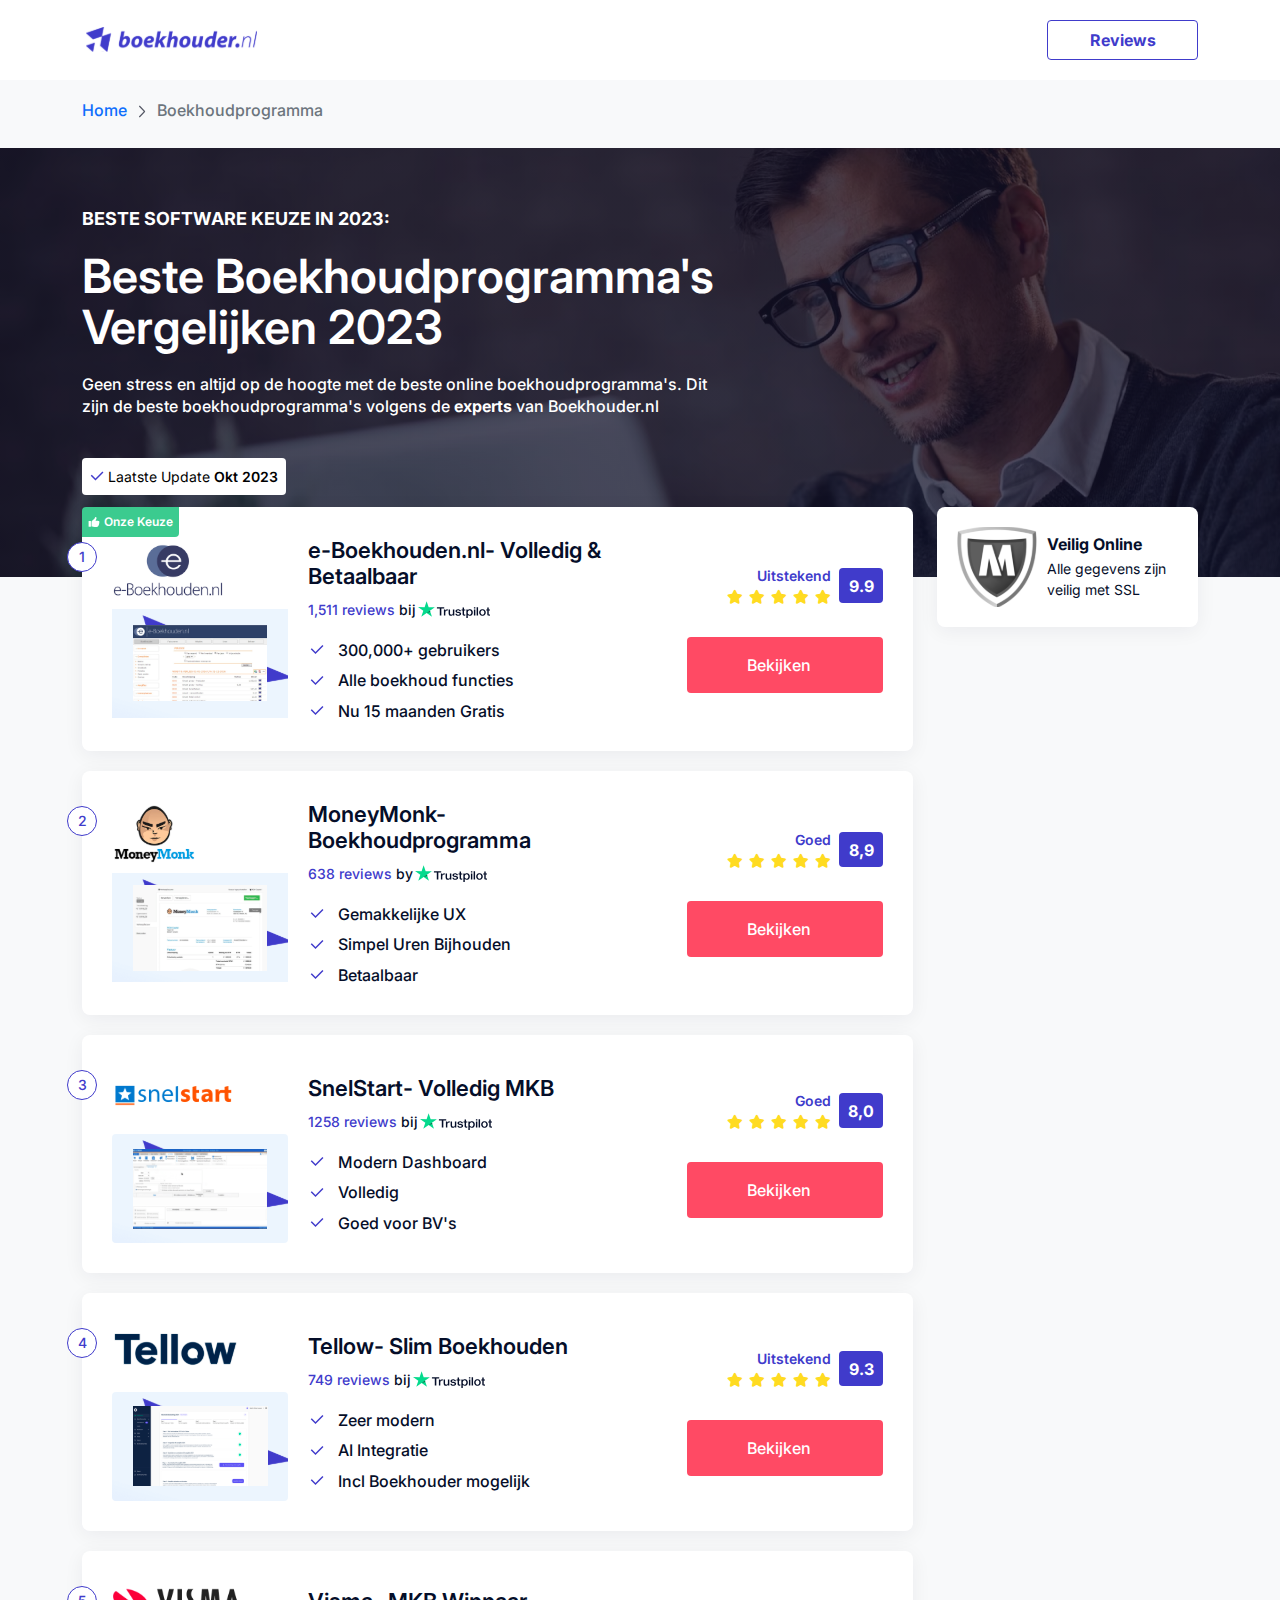
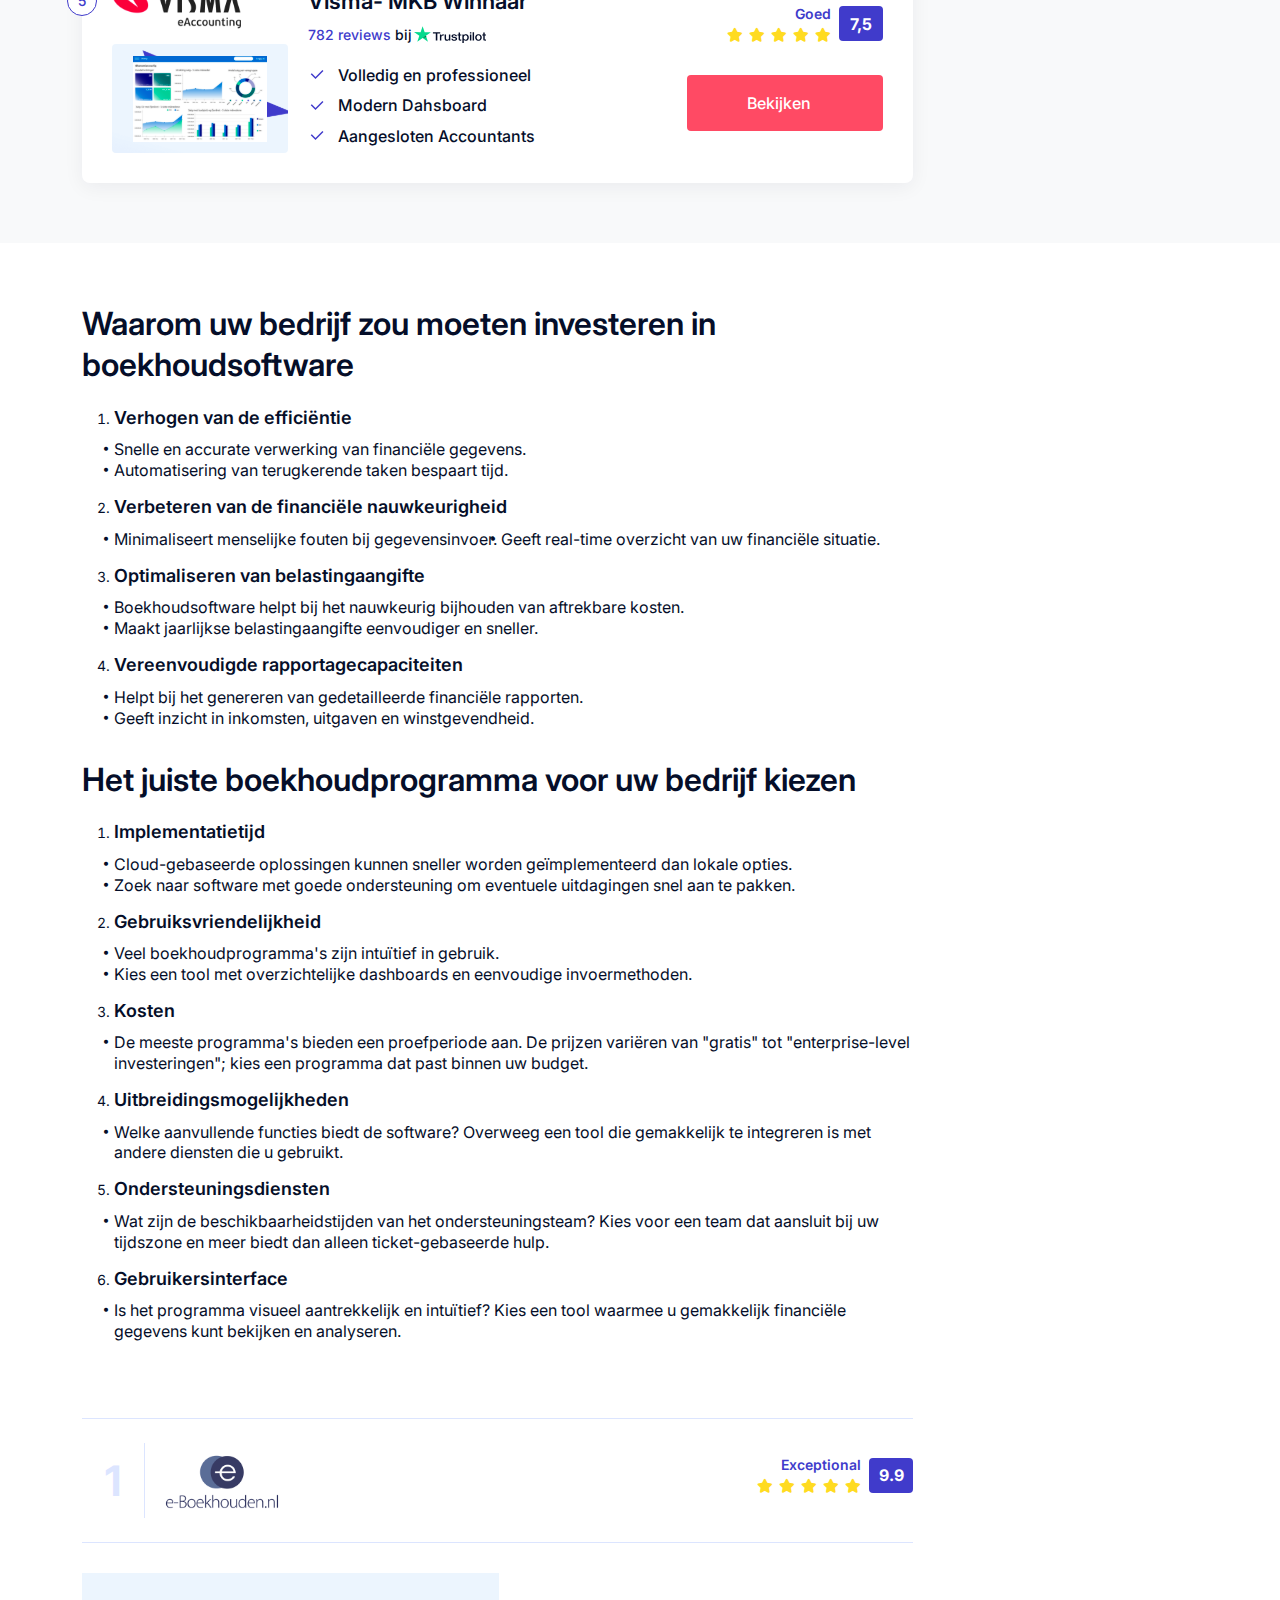
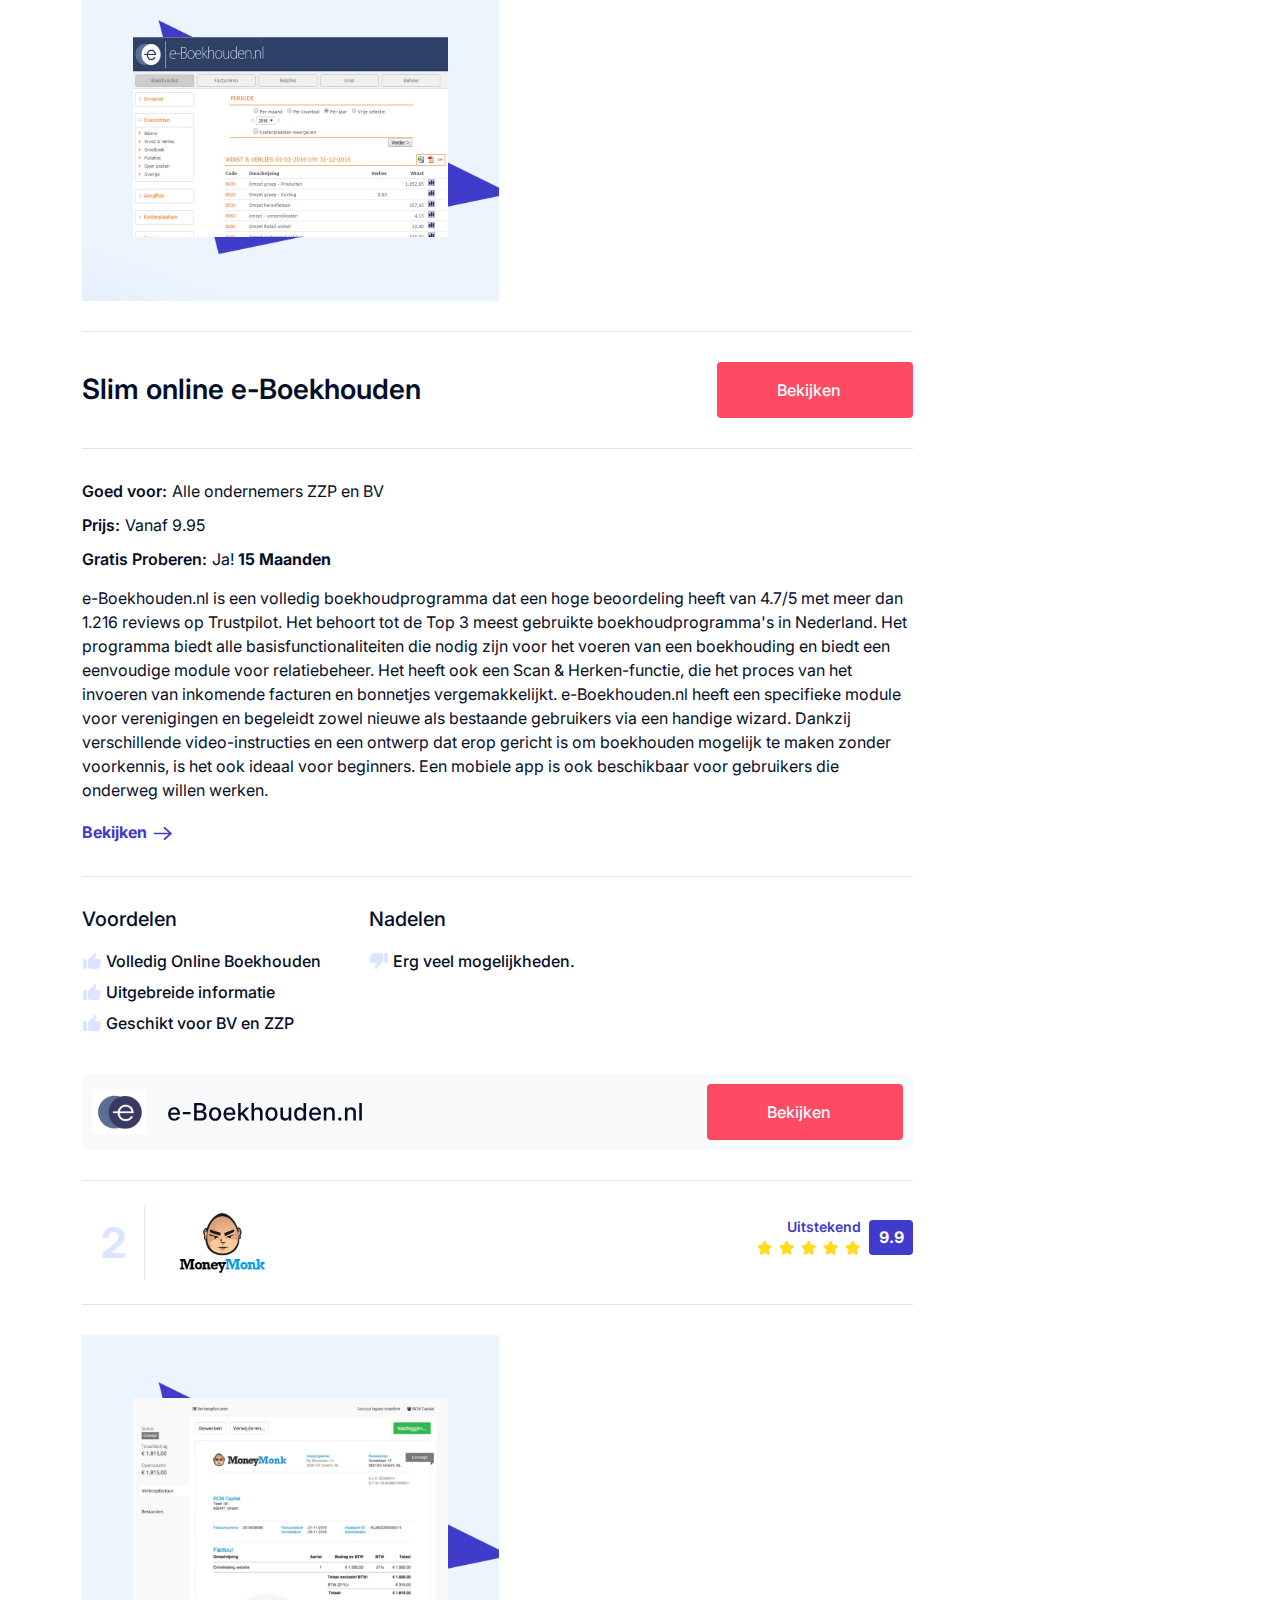
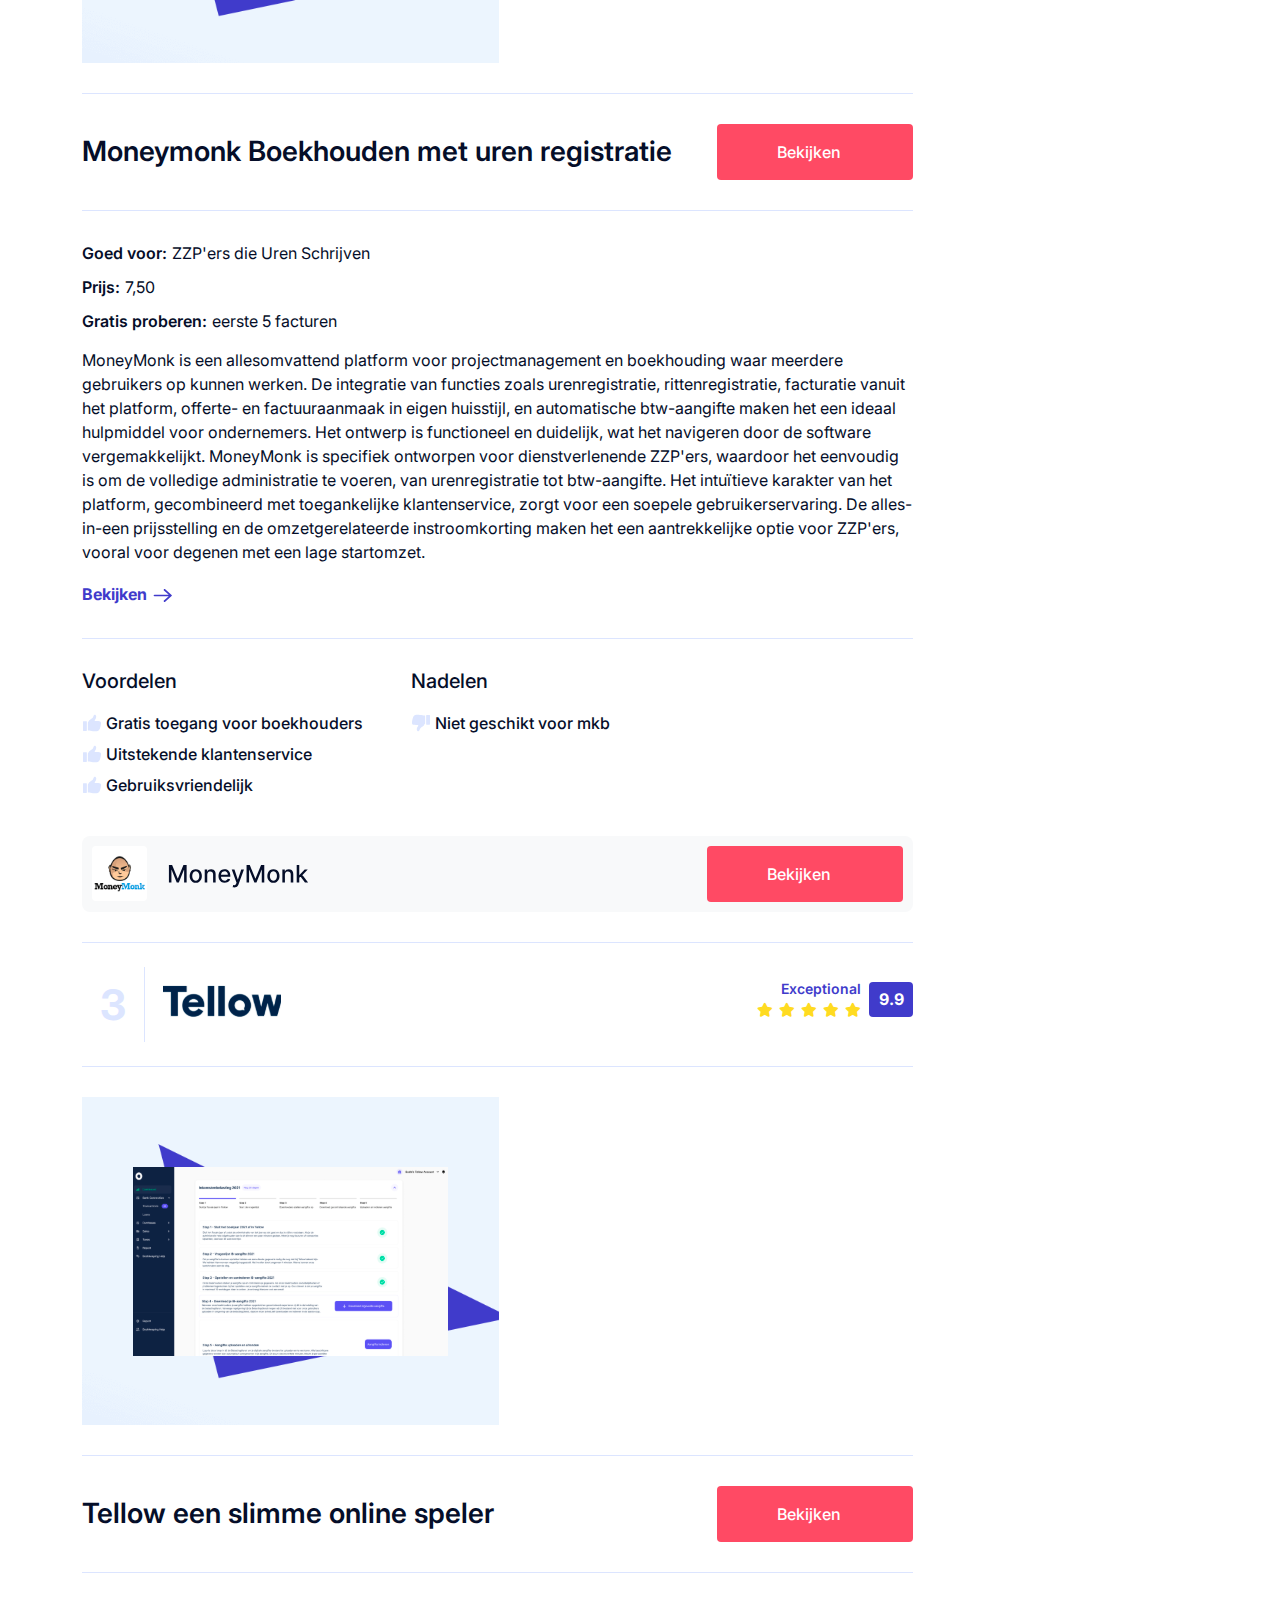
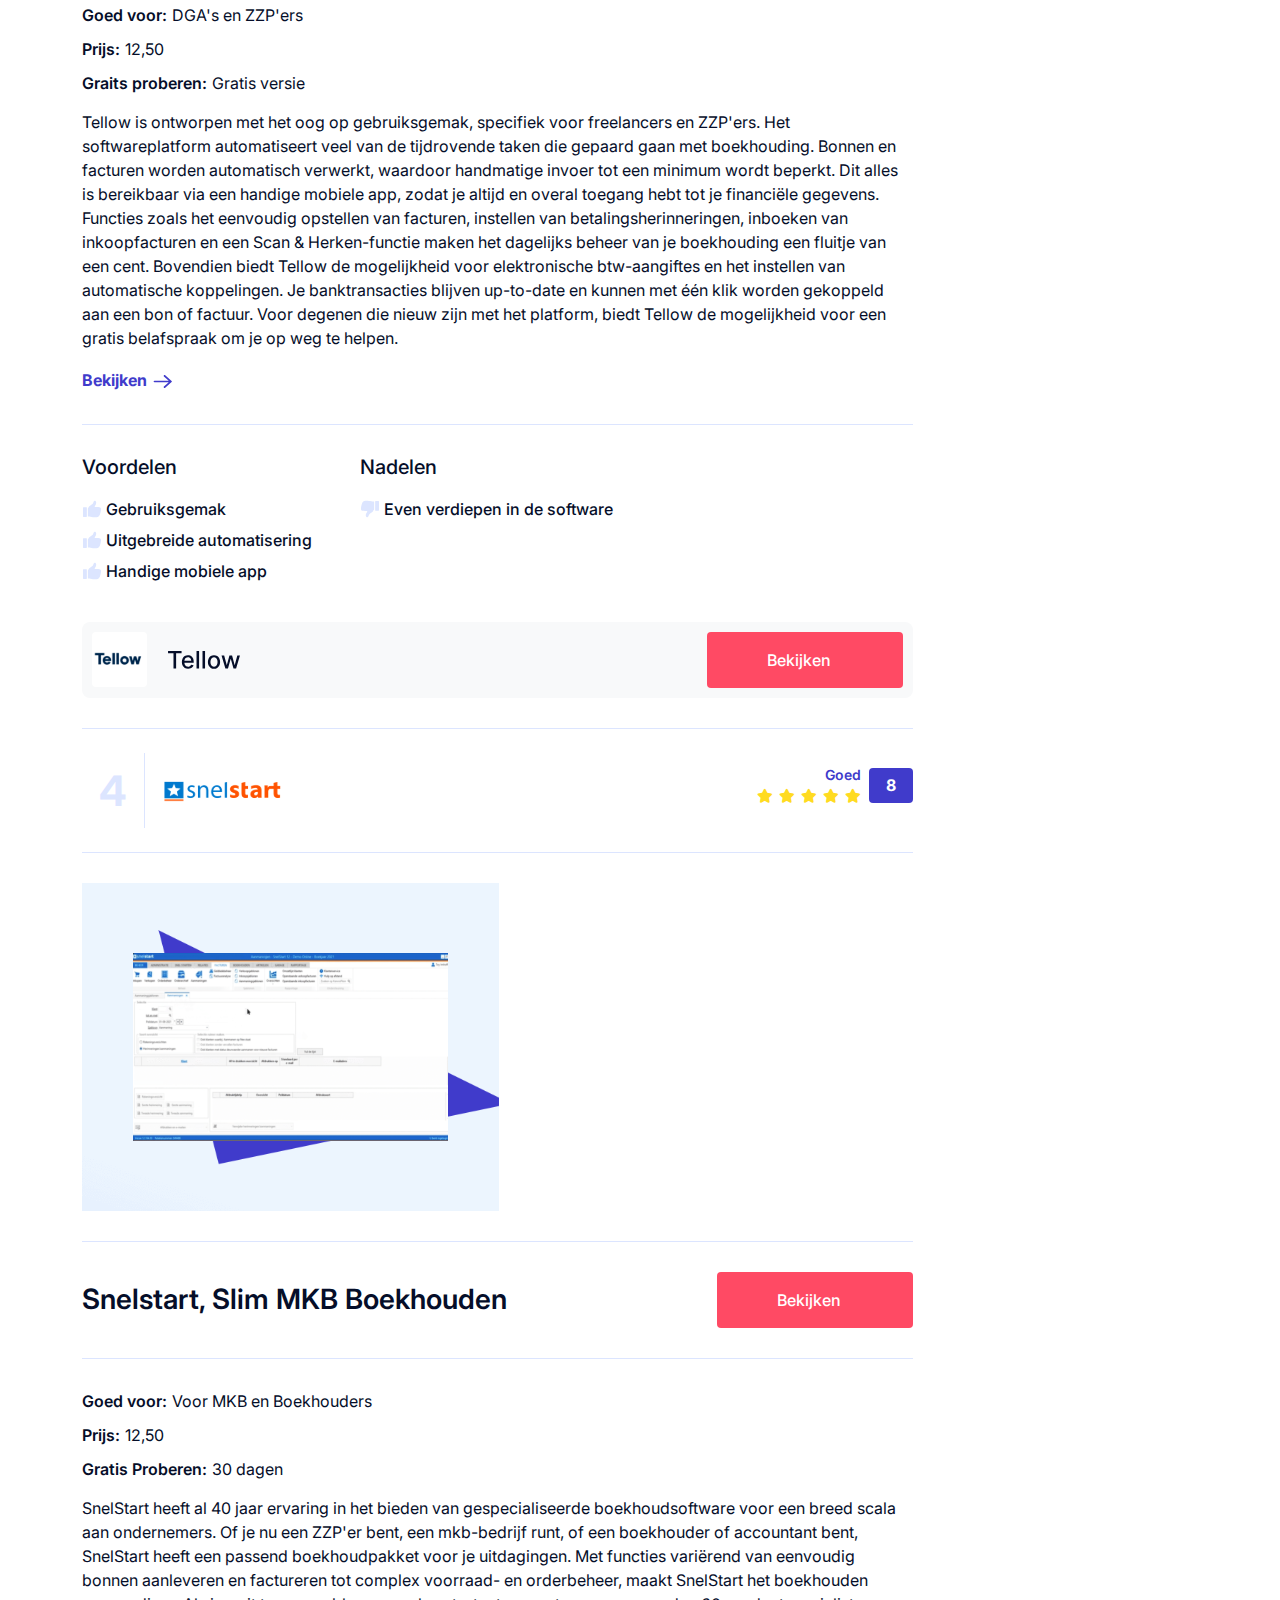
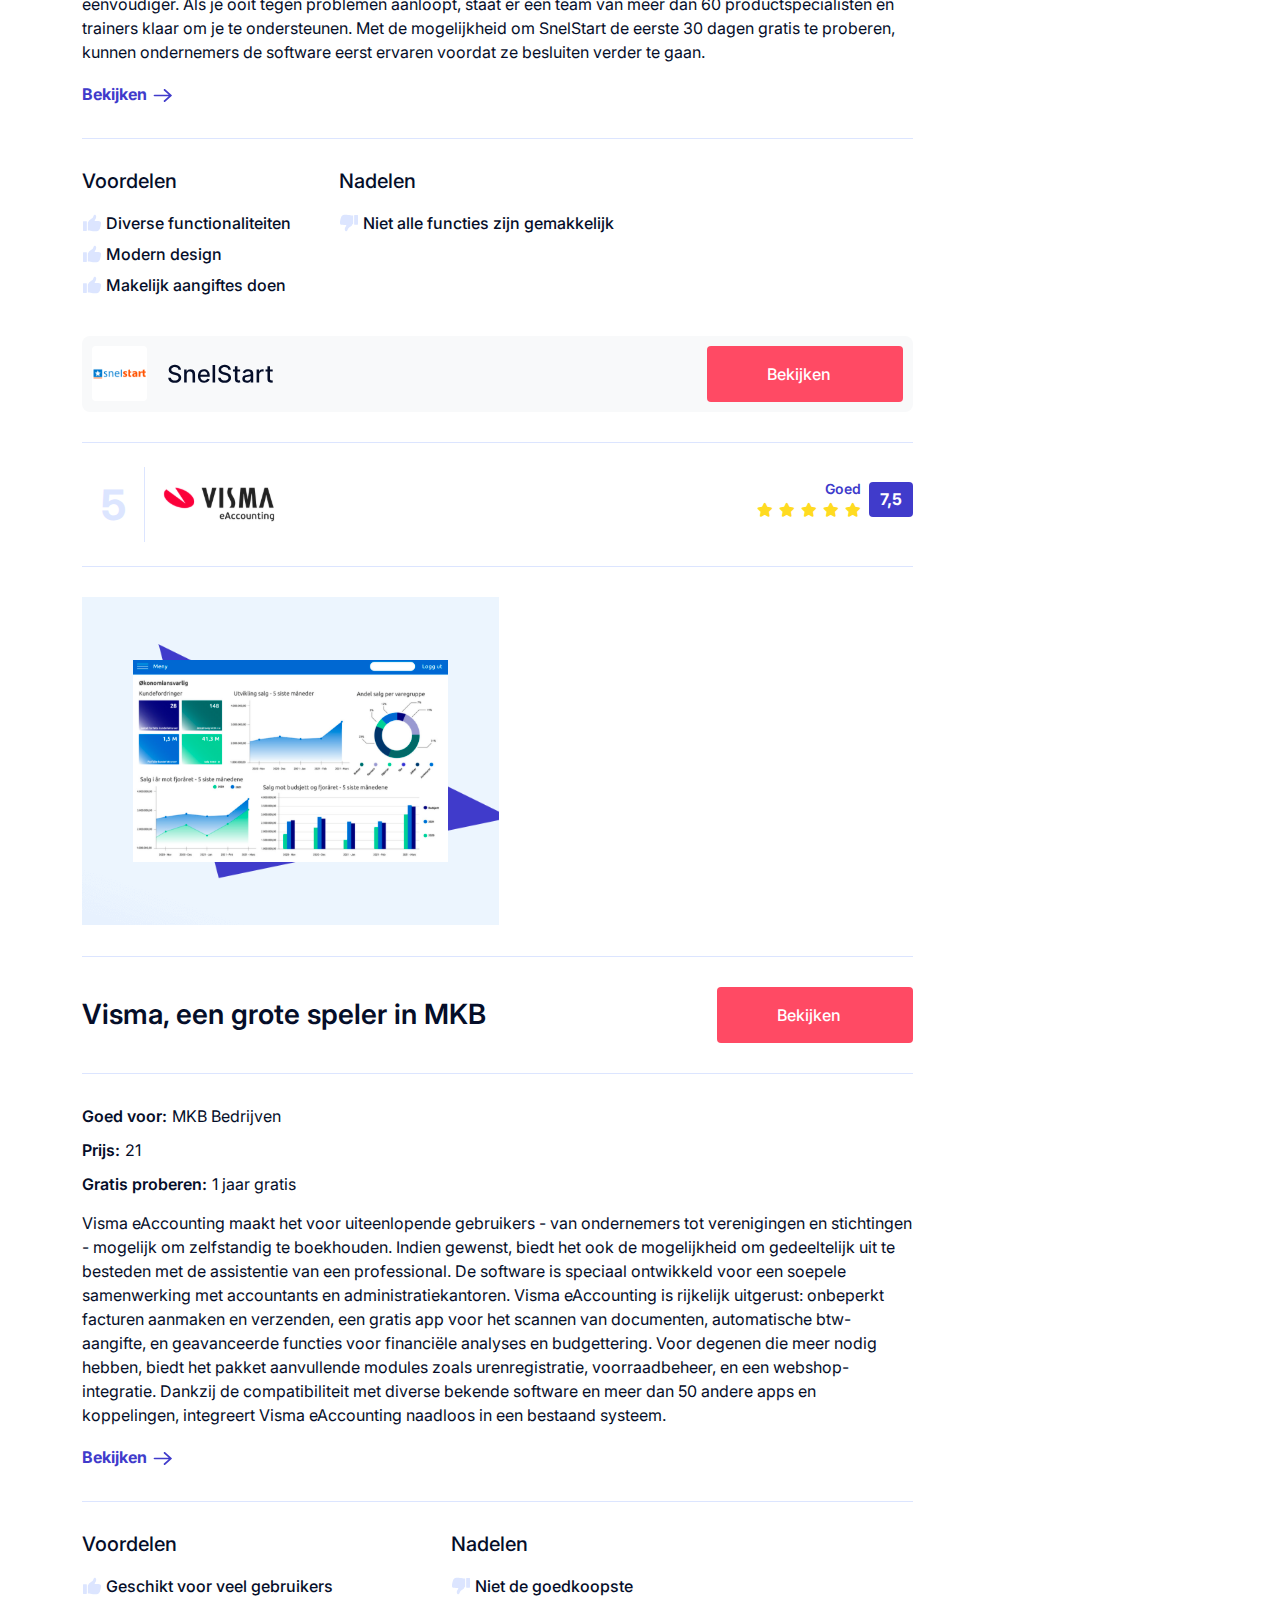
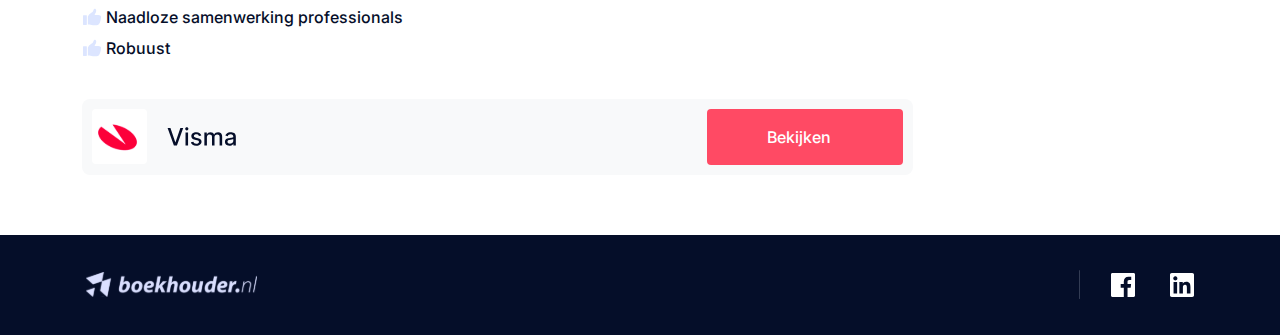
<file: boekhoudprogramma-vergelijken.html>
<!DOCTYPE html>
<html lang="en">

<head>
    <title>Boekhouder || Version 2</title>
    <meta name="keywords" content="boekhouder" />
    <meta name="description" content="boekhouder" />
    <meta name="viewport" content="width=device-width, initial-scale=1, maximum-scale=1" />
    <!-- FavIcon CSS -->
    <link rel="icon" href="favicon.png" type="image/gif" sizes="16x16">
    <!--Google Fonts CSS-->
    <link rel="preconnect" href="https://fonts.googleapis.com">
    <link rel="preconnect" href="https://fonts.gstatic.com" crossorigin>
    <link href="https://fonts.googleapis.com/css2?family=Inter:wght@100;200;300;400;500;600;700;800;900&display=swap" rel="stylesheet">

    <!--Font Awesome 3Icon CSS-->
    <link rel="stylesheet" type="text/css" href="https://cdnjs.cloudflare.com/ajax/libs/font-awesome/6.4.0/css/all.min.css">
    <!--Bootstrap CSS-->
    <link rel="stylesheet" type="text/css" href="assets/css/bootstrap.min.css">
    <!-- Main Style CSS  -->
    <link rel="stylesheet" type="text/css" href="assets/css/style.css">
</head>

<body>
    
    <!-- hearer-area start -->
    <header class="header-area">
        <div class="header-top">
            <div class="container">
                <div class="d-flex align-items-center justify-content-between">
                    <div class="logo">
                        <a href="#">
                            <img src="assets/img/logo.svg" alt="">
                                
                        </a>
                    </div>
                    <div>
                        <a href="#" class="talk-btn">Reviews</a>
                    </div>
                </div>
            </div>
        </div>
        <div class="header-bottom">
            <div class="container">
                <nav>
                    <ol class="breadcrumb m-0">
                        <li class="breadcrumb-item  font-16"><a href="#">Home</a></li>
                        <li class="font-16 p8"><svg xmlns="http://www.w3.org/2000/svg" width="14" height="15"
                                viewBox="0 0 14 15" fill="none">
                                <path
                                    d="M4.16475 2.65024C4.11212 2.59455 4.07098 2.52904 4.04367 2.45745C4.01636 2.38586 4.00342 2.30959 4.00559 2.233C4.00776 2.1564 4.02499 2.08099 4.0563 2.01105C4.08761 1.94112 4.13239 1.87804 4.18809 1.82541C4.24378 1.77278 4.30929 1.73164 4.38088 1.70433C4.45247 1.67702 4.52874 1.66408 4.60533 1.66625C4.68193 1.66842 4.75734 1.68565 4.82728 1.71696C4.89721 1.74827 4.96029 1.79305 5.01292 1.84874L9.97125 7.09874C10.0736 7.20705 10.1307 7.35045 10.1307 7.49949C10.1307 7.64854 10.0736 7.79194 9.97125 7.90024L5.01292 13.1508C4.96064 13.2077 4.89757 13.2537 4.82738 13.286C4.75719 13.3184 4.68128 13.3364 4.60405 13.3392C4.52682 13.3419 4.44981 13.3293 4.3775 13.302C4.30519 13.2747 4.23902 13.2334 4.18284 13.1803C4.12665 13.1273 4.08157 13.0636 4.0502 12.9929C4.01884 12.9223 4.00182 12.8462 4.00014 12.7689C3.99846 12.6916 4.01214 12.6148 4.0404 12.5429C4.06866 12.471 4.11093 12.4054 4.16475 12.3499L8.74509 7.49949L4.16475 2.65024Z"
                                    fill="#545764" />
                            </svg></li>
                        <li class="breadcrumb-item font-16 active" aria-current="page">Boekhoudprogramma</li>
                    </ol>
                </nav>

            </div>
        </div>
    </header>
    <!-- hearer-area end -->

    <main>
        <section class="main-wrapper">

            <!-- banner-area start -->
            <div class="banner-area">
                <div class="container">
                    <div class="row">
                        <div class="col-xl-7 col-lg-10">
                            <div class="banner-discription f-column-reverse">
                                <h3 class="banner-sub-heading">
                                    Beste Software Keuze in 2023:
                                </h3>
                                <h1 class="banner-heading lg-block">Beste Boekhoudprogramma's Vergelijken 2023
                                </h1>
                                <p class="banner-content lg-block">
                                    Geen stress en altijd op de hoogte met de beste online boekhoudprogramma's. Dit zijn de beste boekhoudprogramma's volgens de <b>experts</b> van Boekhouder.nl
                                </p>
                                <div class="update-btn">
                                    <button>
                                        <svg class="lg-block" width="14" height="10" viewBox="0 0 14 10" fill="none"
                                            xmlns="http://www.w3.org/2000/svg">
                                            <path
                                                d="M5.5015 7.37817L12.3958 0.483887L13.4564 1.54454L5.5015 9.49947L0.728516 4.72655L1.78917 3.6659L5.5015 7.37817Z"
                                                fill="#403BCB" />
                                        </svg>
                                        <svg class="sm-block" width="16" height="16" viewBox="0 0 16 16" fill="none"
                                            xmlns="http://www.w3.org/2000/svg">
                                            <rect width="16" height="16" rx="8" fill="#403BCB" />
                                            <path
                                                d="M7.12501 10.1177L13.0833 4L14 4.94118L7.12501 12L3 7.76473L3.91666 6.82356L7.12501 10.1177Z"
                                                fill="white" />
                                        </svg>
                                        <p class="font-14"> Laatste Update <span class="font-600">Okt 2023</span></p>
                                    </button>
                                </div>
                            </div>
                        </div>
                    </div>
                </div>
            </div>
            <!-- banner-area end -->
            <div class="banner-bottom">
                <div class="container">
                    <div class="row">
                        <div class="col-lg-9  col-md-8">
                            <div class="left-wrapper-area">
                       
                                <div class="left-wrapper mb-20">
                                    <a class="overlay" href="index.html"></a>
                                    <button class="award">
                                        <svg width="12" height="12" viewBox="0 0 12 12" fill="none"
                                            xmlns="http://www.w3.org/2000/svg">
                                            <g clip-path="url(#clip0_207_1118)">
                                                <path fill-rule="evenodd" clip-rule="evenodd"
                                                    d="M11.3996 5.96175C11.3452 7.47855 10.7636 10.4353 9.55641 10.7545C8.25881 11.0985 7.31961 11.1305 5.07241 10.6409C4.60681 10.5697 4.13721 10.5313 3.66601 10.5265C3.62498 10.5255 3.586 10.5084 3.55743 10.4789C3.52886 10.4495 3.51299 10.41 3.51321 10.3689V5.60015C3.51274 5.57633 3.51793 5.55274 3.52836 5.53132C3.53879 5.5099 3.55417 5.49126 3.57321 5.47695C3.87881 5.25935 4.06201 4.68895 4.39161 4.39455C5.01081 3.84095 5.48361 3.67535 5.89881 3.36255C6.61241 2.82335 6.74361 2.13935 6.97001 1.60255C7.15561 1.16255 7.46121 0.848948 7.91881 1.05295C8.38041 1.25935 8.86201 2.09775 8.28361 3.28975C8.11561 3.63615 7.87481 3.88815 7.65321 4.49935C7.60281 4.64095 7.59081 4.86575 7.75321 4.85535C8.65921 4.78713 9.56935 4.79516 10.474 4.87935C10.7361 4.91052 10.9768 5.03917 11.1483 5.23973C11.3198 5.44028 11.4095 5.69805 11.3996 5.96175ZM2.91321 10.4689V5.26815C2.91321 5.2269 2.90507 5.18605 2.88926 5.14795C2.87345 5.10985 2.85028 5.07525 2.82108 5.04612C2.79187 5.01698 2.7572 4.9939 2.71906 4.97819C2.68092 4.96248 2.64006 4.95444 2.59881 4.95455H0.913209C0.830037 4.95455 0.750272 4.98759 0.691461 5.0464C0.632649 5.10521 0.599609 5.18498 0.599609 5.26815V10.4689C0.600028 10.5521 0.633177 10.6317 0.691875 10.6905C0.750573 10.7494 0.830094 10.7827 0.913209 10.7833H2.59961C2.68286 10.7829 2.76259 10.7497 2.82146 10.6908C2.88033 10.6319 2.91279 10.5522 2.91321 10.4689Z"
                                                    fill="white" />
                                            </g>
                                            <defs>
                                                <clipPath id="clip0_207_1118">
                                                    <rect width="12" height="12" fill="white" />
                                                </clipPath>
                                            </defs>
                                        </svg>
                                        <span>Onze Keuze</span>
                                    </button>
                                    <div class="numbering"> 1 </div>
                                    
                                    <div class="account-single-wrapper">
                                        <div class="winning">
                                        
                                            <div class="top-img sm-flex  p-sm-15">
                                                    
                                                <img src="assets/img/e-book.svg" alt="e-Boekhouden">
                                         
                                                    
                                                <div class="bottom-img lg-block">
                                                    <img src="assets/img/bookframe.svg" alt="e-Boekhouden">
                                                </div>
                                                <div class="score-wrapper">
                                                    <div class="exceptional-area sm-block">
                                                        <div class="score-area-h">
                                                            <div class="score-content text-end">
                                                                <p class="font-14 font-600 blue-color">Exceptional</p>
                                                                <p class="score-icon">
                                                                    <i class="fas fa-star"></i>
                                                                    <i class="fas fa-star"></i>
                                                                    <i class="fas fa-star"></i>
                                                                    <i class="fas fa-star"></i>
                                                                    <i class="fas fa-star"></i>
                                                                </p>
                                                            </div>
                                                            <div class="score-num"> 9.9 </div>
                                                        </div>
                                                        <div class="score-card">
                                                            <ul>
                                                                <li>
                                                                    <div class="score-card-c">
                                                                        <h3 class="font-20 mb-1">Populariteit</h3>
                                                                        <p class="font-16 gray-color font-400"> Op basis van afgelopen maand </p>
                                                                    </div>
                                                                    <div class="score-card-num"> 9.9 </div>
                                                                </li>
                                                                <li>
                                                                    <div class="score-card-c">
                                                                        <h3 class="font-20 mb-1">Review score</h3>
                                                                        <p class="font-16 gray-color font-400">Op basis van Trustpilot</p>
                                                                    </div>
                                                                    <div class="score-card-num"> 9.3 </div>
                                                                </li>
                                                                <li>
                                                                    <div class="score-card-c">
                                                                        <h3 class="font-20 mb-1">Functies & Volledigheid</h3>
                                                                        <p class="font-16 gray-color font-400">
                                                                            Op basis van

                                                                            <a href="index.html"
                                                                                class="text-decoration-underline gray-color ">
                                                                                onze experts </a>
                                                                        </p>
                                                                    </div>
                                                                    <div class="score-card-num"> 9.3 </div>
                                                                </li>
                                                            </ul>
                                                        </div>
                                                    </div>
                                                </div>
                                            </div>
                                       
                                            <div class="account-content-review p-sm-15">
                                                <h3 class="account-title font-22">e-Boekhouden.nl- Volledig & Betaalbaar </h3>
                                                <div class="review-by">
                                                    <p class="font-14 font-500">
                                                        <span class="blue-color">1,511 reviews</span> bij
                                                    </p>
                                                    <svg width="72" height="17" viewBox="0 0 72 17" fill="none"
                                                        xmlns="http://www.w3.org/2000/svg">
                                                        <g clip-path="url(#clip0_185_128)">
                                                            <mask id="mask0_185_128" style="mask-type:luminance"
                                                                maskUnits="userSpaceOnUse" x="0" y="0" width="72" height="17">
                                                                <path d="M0 0H72V16.9542H0V0Z" fill="white" />
                                                            </mask>
                                                            <g mask="url(#mask0_185_128)">
                                                                <path
                                                                    d="M18.9224 6.125H26.2127V7.40613H23.3462V14.6081H21.7698V7.40613H18.916V6.125H18.9224ZM25.9012 8.46574H27.2487V9.65116H27.2741C27.3186 9.48349 27.4012 9.32186 27.522 9.16619C27.6428 9.01051 27.7889 8.86088 27.9606 8.73515C28.1322 8.60346 28.3228 8.50172 28.5326 8.41784C28.7423 8.34009 28.9584 8.29815 29.1745 8.29815C29.3398 8.29815 29.4605 8.30419 29.5241 8.31015C29.5877 8.3161 29.6512 8.3281 29.7211 8.33405V9.63917C29.6194 9.62122 29.5177 9.60922 29.4097 9.59723C29.3017 9.58523 29.2 9.57928 29.0983 9.57928C28.8567 9.57928 28.6279 9.62717 28.4118 9.71701C28.1957 9.80675 28.0114 9.94448 27.8525 10.1181C27.6936 10.2977 27.5665 10.5132 27.4711 10.7766C27.3758 11.04 27.3313 11.3393 27.3313 11.6806V14.602H25.8949V8.46574H25.9012ZM36.325 14.6081H34.914V13.752H34.8885C34.7106 14.0633 34.4499 14.3087 34.1004 14.4943C33.7508 14.6799 33.3949 14.7757 33.0326 14.7757C32.1745 14.7757 31.5517 14.5781 31.1703 14.177C30.7889 13.7759 30.5983 13.1713 30.5983 12.3631V8.46574H32.0347V12.2314C32.0347 12.7702 32.1428 13.1533 32.3652 13.3749C32.5813 13.5963 32.8927 13.7101 33.2869 13.7101C33.5919 13.7101 33.8398 13.6682 34.0431 13.5783C34.2465 13.4886 34.4119 13.3749 34.5325 13.2251C34.6597 13.0815 34.7486 12.9019 34.8059 12.6983C34.8631 12.4947 34.8885 12.2733 34.8885 12.0338V8.47178H36.325V14.6081ZM38.772 12.6384C38.8165 13.0336 38.9754 13.3089 39.2486 13.4706C39.5284 13.6262 39.8588 13.7101 40.2466 13.7101C40.38 13.7101 40.5326 13.6981 40.7042 13.6802C40.8696 13.6622 41.0319 13.6239 41.1872 13.5664C41.3398 13.5125 41.4606 13.4287 41.5623 13.3209C41.6576 13.2131 41.702 13.0755 41.6957 12.9019C41.6893 12.7282 41.6194 12.5846 41.4923 12.4768C41.3652 12.363 41.2063 12.2793 41.0093 12.2074C40.7893 12.1343 40.5641 12.0763 40.3356 12.0338C40.0813 11.9859 39.8271 11.932 39.5665 11.8782C39.2995 11.8242 39.0389 11.7524 38.7911 11.6746C38.5431 11.5968 38.3207 11.4891 38.1236 11.3513C37.9266 11.2196 37.7678 11.046 37.6534 10.8365C37.5326 10.627 37.4754 10.3695 37.4754 10.0582C37.4754 9.72296 37.5644 9.44759 37.736 9.22012C37.9075 8.99256 38.13 8.81298 38.3907 8.67526C38.6576 8.53762 38.9499 8.44183 39.2741 8.38194C39.5983 8.3281 39.9097 8.29815 40.2021 8.29815C40.539 8.29815 40.8631 8.33405 41.1682 8.39998C41.4733 8.46574 41.7529 8.57352 42.0008 8.72919C42.2487 8.87883 42.4521 9.07644 42.6173 9.31591C42.7826 9.55538 42.8843 9.84869 42.9287 10.1899H41.4288C41.3589 9.86664 41.2063 9.64512 40.9585 9.53734C40.7105 9.4236 40.4245 9.36976 40.1067 9.36976C40.005 9.36976 39.8843 9.37571 39.7444 9.39366C39.6103 9.41084 39.4782 9.44094 39.3503 9.48349C39.2296 9.52543 39.1279 9.59127 39.0389 9.67507C38.9563 9.75886 38.9119 9.86664 38.9119 10.0044C38.9119 10.1719 38.9754 10.3036 39.0962 10.4055C39.2169 10.5072 39.3758 10.591 39.5728 10.6629C39.7928 10.736 40.018 10.794 40.2466 10.8365C40.5008 10.8844 40.7614 10.9382 41.0283 10.9921C41.2889 11.046 41.5432 11.1178 41.7974 11.1957C42.0517 11.2735 42.2741 11.3813 42.4712 11.5189C42.6682 11.6566 42.827 11.8242 42.9478 12.0278C43.0686 12.2314 43.1321 12.4888 43.1321 12.7881C43.1321 13.1533 43.0432 13.4586 42.8652 13.7161C42.6873 13.9675 42.4584 14.177 42.1788 14.3326C41.8991 14.4883 41.5813 14.6081 41.2381 14.6799C40.902 14.7509 40.5589 14.787 40.2148 14.7877C39.8017 14.7877 39.4203 14.7457 39.0707 14.656C38.7211 14.5661 38.416 14.4345 38.1618 14.2608C37.9075 14.0813 37.7041 13.8597 37.558 13.5963C37.4118 13.3329 37.3355 13.0156 37.3228 12.6504H38.772V12.6384ZM43.5135 8.46574H44.6004V6.62188H46.0368V8.46574H47.3334V9.47754H46.0368V12.7582C46.0368 12.9019 46.0432 13.0216 46.0559 13.1293C46.0686 13.2312 46.1003 13.3209 46.1449 13.3928C46.1893 13.4646 46.2593 13.5185 46.3546 13.5544C46.45 13.5903 46.5707 13.6083 46.736 13.6083C46.8376 13.6083 46.9393 13.6083 47.041 13.6023C47.1427 13.5963 47.2444 13.5844 47.3461 13.5604V14.6081C47.1873 14.626 47.0283 14.638 46.8822 14.656C46.7296 14.6739 46.5771 14.6799 46.4181 14.6799C46.0368 14.6799 45.7317 14.644 45.5029 14.5781C45.2741 14.5123 45.0898 14.4105 44.9626 14.2788C44.8292 14.1471 44.7466 13.9855 44.6957 13.7879C44.6461 13.5653 44.6185 13.3389 44.6131 13.1114V9.48945H43.5262V8.46574H43.5135ZM48.3503 8.46574H49.7105V9.29787H49.736C49.9394 8.93872 50.219 8.68725 50.5813 8.53158C50.9436 8.37599 51.3313 8.29815 51.7571 8.29815C52.272 8.29815 52.7169 8.38194 53.0983 8.55557C53.4796 8.72315 53.7974 8.95666 54.0517 9.25602C54.3059 9.55538 54.4902 9.90254 54.6173 10.2977C54.7445 10.6928 54.808 11.1178 54.808 11.5668C54.808 11.9799 54.7508 12.381 54.6364 12.7641C54.522 13.1533 54.3504 13.4945 54.1216 13.7939C53.8927 14.0932 53.6004 14.3267 53.2444 14.5063C52.8885 14.6859 52.4754 14.7757 51.9924 14.7757C51.7814 14.7756 51.5708 14.7575 51.3631 14.7218C51.1557 14.6859 50.9531 14.6276 50.7593 14.5482C50.5686 14.4704 50.3842 14.3686 50.2254 14.2429C50.0602 14.1172 49.9267 13.9735 49.8122 13.8118H49.7868V16.877H48.3503V8.46574ZM53.3715 11.5429C53.3715 11.2675 53.3335 10.9981 53.2571 10.7347C53.1809 10.4713 53.0665 10.2438 52.914 10.0403C52.765 9.84064 52.5718 9.67506 52.3482 9.55538C52.1194 9.4356 51.8588 9.36976 51.5665 9.36976C50.9627 9.36976 50.505 9.56728 50.1999 9.96243C49.8948 10.3576 49.7423 10.8844 49.7423 11.5429C49.7423 11.8542 49.7804 12.1415 49.8631 12.405C49.9457 12.6684 50.0602 12.8959 50.2254 13.0875C50.3842 13.2791 50.575 13.4287 50.7974 13.5365C51.0198 13.6502 51.2805 13.7041 51.5729 13.7041C51.9034 13.7041 52.1767 13.6382 52.4055 13.5125C52.6342 13.3868 52.8186 13.2192 52.9648 13.0216C53.1147 12.8132 53.2225 12.5796 53.2826 12.3331C53.3398 12.0757 53.3715 11.8123 53.3715 11.5429ZM55.9075 6.125H57.344V7.40613H55.9075V6.125ZM55.9075 8.46574H57.344V14.6081H55.9075V8.46574ZM58.6279 6.125H60.0644V14.6081H58.6279V6.125ZM64.469 14.7757C63.9478 14.7757 63.4838 14.6919 63.077 14.5302C62.6703 14.3686 62.3271 14.1411 62.041 13.8597C61.7614 13.5724 61.5453 13.2312 61.3991 12.836C61.2529 12.4409 61.1767 12.0039 61.1767 11.5309C61.1767 11.064 61.2529 10.6329 61.3991 10.2378C61.5453 9.84274 61.7614 9.50144 62.041 9.21408C62.3207 8.92672 62.6703 8.7052 63.077 8.54357C63.4838 8.38194 63.9478 8.29815 64.469 8.29815C64.9902 8.29815 65.4542 8.38194 65.861 8.54357C66.2677 8.7052 66.611 8.93276 66.897 9.21408C67.1766 9.50144 67.3927 9.84274 67.539 10.2378C67.6851 10.6329 67.7614 11.064 67.7614 11.5309C67.7614 12.0039 67.6851 12.4409 67.539 12.836C67.3927 13.2312 67.1766 13.5724 66.897 13.8597C66.6174 14.1471 66.2677 14.3686 65.861 14.5302C65.4542 14.6919 64.9902 14.7757 64.469 14.7757ZM64.469 13.7041C64.7868 13.7041 65.0665 13.6382 65.3017 13.5125C65.5368 13.3868 65.7275 13.2192 65.88 13.0156C66.0325 12.812 66.1406 12.5786 66.2169 12.3212C66.2868 12.0637 66.325 11.8003 66.325 11.5309C66.325 11.2675 66.2868 11.0101 66.2169 10.7467C66.1516 10.4968 66.0372 10.2611 65.88 10.0523C65.7275 9.84869 65.5368 9.68706 65.3017 9.56133C65.0665 9.4356 64.7868 9.36976 64.469 9.36976C64.1512 9.36976 63.8716 9.4356 63.6364 9.56133C63.4012 9.68706 63.2105 9.85464 63.058 10.0523C62.9055 10.2557 62.7974 10.4833 62.7212 10.7467C62.6512 11.0101 62.6131 11.2675 62.6131 11.5309C62.6131 11.8003 62.6512 12.0637 62.7212 12.3212C62.791 12.5786 62.9055 12.812 63.058 13.0156C63.2105 13.2192 63.4012 13.3868 63.6364 13.5125C63.8716 13.6442 64.1512 13.7041 64.469 13.7041ZM68.1808 8.46574H69.2678V6.62188H70.7042V8.46574H72.0008V9.47754H70.7042V12.7582C70.7042 12.9019 70.7106 13.0216 70.7233 13.1293C70.7359 13.2312 70.7677 13.3209 70.8123 13.3928C70.8567 13.4646 70.9267 13.5185 71.022 13.5544C71.1174 13.5903 71.2381 13.6083 71.4033 13.6083C71.505 13.6083 71.6067 13.6083 71.7084 13.6023C71.8101 13.5963 71.9118 13.5844 72.0135 13.5604V14.6081C71.8546 14.626 71.6957 14.638 71.5495 14.656C71.397 14.6739 71.2444 14.6799 71.0855 14.6799C70.7042 14.6799 70.3991 14.644 70.1703 14.5781C69.9415 14.5123 69.7572 14.4105 69.63 14.2788C69.4966 14.1471 69.4139 13.9855 69.3631 13.7879C69.3135 13.5653 69.2859 13.3389 69.2805 13.1114V9.48945H68.1936V8.46574H68.1808Z"
                                                                    fill="#050E29" />
                                                                <path
                                                                    d="M17.2436 6.12505H10.6589L8.62497 0.222168L6.58467 6.12505L0 6.11901L5.33259 9.7709L3.29229 15.6677L8.62497 12.0219L13.9513 15.6677L11.9173 9.7709L17.2436 6.12496V6.12505Z"
                                                                    fill="#04DA8D" />
                                                                <path
                                                                    d="M12.375 11.1061L11.9174 9.771L8.625 12.022L12.375 11.1061Z"
                                                                    fill="#126849" />
                                                            </g>
                                                        </g>
                                                        <defs>
                                                            <clipPath id="clip0_185_128">
                                                                <rect width="72" height="17" fill="white" />
                                                            </clipPath>
                                                        </defs>
                                                    </svg>
                                                </div>
                                                <ul>
                                                    <li>
                                                        <svg width="18" height="19" viewBox="0 0 18 19" fill="none"
                                                            xmlns="http://www.w3.org/2000/svg">
                                                            <path
                                                                d="M7.5015 11.8782L14.3958 4.98389L15.4564 6.04454L7.5015 13.9995L2.72852 9.22655L3.78917 8.1659L7.5015 11.8782Z"
                                                                fill="#403BCB" />
                                                        </svg>
                                                        <span class="font-16p">300,000+ gebruikers</span>
                                                    </li>
                                                    <li>
                                                        <svg width="18" height="19" viewBox="0 0 18 19" fill="none"
                                                            xmlns="http://www.w3.org/2000/svg">
                                                            <path
                                                                d="M7.5015 11.8782L14.3958 4.98389L15.4564 6.04454L7.5015 13.9995L2.72852 9.22655L3.78917 8.1659L7.5015 11.8782Z"
                                                                fill="#403BCB" />
                                                        </svg>
                                                        <span class="font-16p">Alle boekhoud functies</span>
                                                    </li>
                                                    <li>
                                                        <svg width="18" height="19" viewBox="0 0 18 19" fill="none"
                                                            xmlns="http://www.w3.org/2000/svg">
                                                            <path
                                                                d="M7.5015 11.8782L14.3958 4.98389L15.4564 6.04454L7.5015 13.9995L2.72852 9.22655L3.78917 8.1659L7.5015 11.8782Z"
                                                                fill="#403BCB" />
                                                        </svg>
                                                        <span class="font-16p">Nu 15 maanden Gratis</span>
                                                    </li>
                                                </ul>
                                            </div>
                                        </div>
                                    </div>
                                    <!-- account-single-wrapper -->
                                    <div class="score-wrapper">
                                        <div class="exceptional-area lg-block">
                                            <div class="score-area-h">
                                                <div class="score-content text-end">
                                                    <p class="font-14 font-600 blue-color">Uitstekend</p>
                                                    <p class="score-icon">
                                                        <i class="fas fa-star"></i>
                                                        <i class="fas fa-star"></i>
                                                        <i class="fas fa-star"></i>
                                                        <i class="fas fa-star"></i>
                                                        <i class="fas fa-star"></i>
                                                    </p>
                                                </div>
                                                <div class="score-num"> 9.9 </div>
                                            </div>
                                        
                                            <div class="score-card">
                                                <ul>
                                                    <li>
                                                        <div class="score-card-c">
                                                            <h3 class="font-20 mb-1">Populariteit</h3>
                                                            <p class="font-16 gray-color font-400"> Op basis van afgelopen maand </p>
                                                        </div>
                                                        <div class="score-card-num"> 9.9 </div>
                                                    </li>
                                                    <li>
                                                        <div class="score-card-c">
                                                            <h3 class="font-20 mb-1">Reputatie onder ZZP'ers</h3>
                                                            <p class="font-16 gray-color font-400">Basis van 1500+ Reviews Analyse </p>
                                                        </div>
                                                        <div class="score-card-num"> 9.3 </div>
                                                    </li>
                                                    <li>
                                                        <div class="score-card-c">
                                                            <h3 class="font-20 mb-1">Functies & Voordelen
                                                            </h3>
                                                            <p class="font-16 gray-color font-400">
                                                                Boekhouder.nl
                                                                <a href="https://wwww.boekhouder.nl"
                                                                class="text-decoration-underline gray-color ">
                                                                Expert </a>
                                                            </p>
                                                        </div>
                                                        <div class="score-card-num"> 9.3 </div>
                                                    </li>
                                                </ul>
                                            </div>
                                        </div>
                                        <div class="p-sm-15">
                                            <button class="visit-btn">
                                                <span>Bekijken</span>
                                                <div class="arrow-icon">
                                                    <svg width="24" height="24" viewBox="0 0 24 24" fill="none"
                                                        xmlns="http://www.w3.org/2000/svg">
                                                        <path fill-rule="evenodd" clip-rule="evenodd"
                                                            d="M12.8372 5.42774L12.9131 5.3524C13.2421 5.06411 13.7598 5.04193 14.1178 5.28587L14.2037 5.3524L20.5918 10.9505L20.6296 10.9857L20.6799 11.04L20.7453 11.1289L20.7941 11.2191L20.8264 11.3033L20.8528 11.4216L20.8591 11.516L20.8566 11.5762L20.8406 11.6766L20.8137 11.7657L20.7736 11.8545L20.7259 11.9325L20.6586 12.0162L20.5918 12.0815L14.2037 17.6797C13.8473 17.992 13.2695 17.992 12.9131 17.6797C12.5842 17.3914 12.5589 16.9378 12.8372 16.624L12.9131 16.5487L17.7417 12.3158H3.52001C3.016 12.3158 2.60742 11.9577 2.60742 11.516C2.60742 11.0744 3.016 10.7163 3.52001 10.7163H17.7435L12.9131 6.4834C12.5842 6.1951 12.5589 5.74147 12.8372 5.42774L12.9131 5.3524L12.8372 5.42774Z"
                                                            fill="white" />
                                                    </svg>

                                                </div>
                                            </button>
                                        </div>
                                    </div>
                                    <!-- score-wrapper -->
                                </div>
                            

                                <!-- left-wrapper -->
                               
                                    <div class="left-wrapper mb-20">
                                        <a class="overlay" href="index.html"></a>
                                        <div class="numbering"> 2 </div>
                                        <div class="account-single-wrapper">
                                            <div class="winning">
                                                <div class="top-img sm-flex  p-sm-15">
                                                    <img  src="assets/img/money.svg" alt="money">
                                                    <div class="bottom-img lg-block">
                                                        <img src="assets/img/moneyframe.svg" alt="money">
                                                    </div>
                                                    <div class="score-wrapper">
                                                        <div class="exceptional-area sm-block">
                                                            <div class="score-area-h">
                                                                <div class="score-content text-end">
                                                                    <p class="font-14 font-600 blue-color">Exceptional</p>
                                                                    <p class="score-icon">
                                                                        <i class="fas fa-star"></i>
                                                                        <i class="fas fa-star"></i>
                                                                        <i class="fas fa-star"></i>
                                                                        <i class="fas fa-star"></i>
                                                                        <i class="fas fa-star"></i>
                                                                    </p>
                                                                </div>
                                                                <div class="score-num"> 9.9 </div>
                                                            </div>
                                                            <div class="score-card">
                                                                <ul>
                                                                    <li>
                                                                        <div class="score-card-c">
                                                                            <h3 class="font-20 mb-1">Populariteit</h3>
                                                                            <p class="font-16 gray-color font-400"> Op basis van afgelopen maand </p>
                                                                        </div>
                                                                        <div class="score-card-num"> 9.9 </div>
                                                                    </li>
                                                                    <li>
                                                                        <div class="score-card-c">
                                                                            <h3 class="font-20 mb-1">Reputatie onder ZZP'ers</h3>
                                                                            <p class="font-16 gray-color font-400">Basis van 1500+ Reviews Analyse </p>
                                                                        </div>
                                                                        <div class="score-card-num"> 9.3 </div>
                                                                    </li>
                                                                    <li>
                                                                        <div class="score-card-c">
                                                                            <h3 class="font-20 mb-1">Functies & Voordelen
                                                                            </h3>
                                                                            <p class="font-16 gray-color font-400">
                                                                                Boekhouder.nl
                                                                                <a href="https://wwww.boekhouder.nl"
                                                                                class="text-decoration-underline gray-color ">
                                                                                Expert </a>
                                                                            </p>
                                                                        </div>
                                                                        <div class="score-card-num"> 9.3 </div>
                                                                    </li>
                                                                </ul>
                                                            </div>
                                                        </div>
                                                    </div>
                                                </div>
                                                <div class="account-content-review p-sm-15">
                                                    <h3 class="account-title font-22">MoneyMonk- Boekhoudprogramma</h3>
                                                    <div class="review-by">
                                                        <p class="font-14 font-500">
                                                            <span class="blue-color">638 reviews</span> by
                                                        </p>
                                                        <svg width="72" height="17" viewBox="0 0 72 17" fill="none"
                                                            xmlns="http://www.w3.org/2000/svg">
                                                            <g clip-path="url(#clip0_185_128)">
                                                                <mask id="mask0_185_128" style="mask-type:luminance"
                                                                    maskUnits="userSpaceOnUse" x="0" y="0" width="72" height="17">
                                                                    <path d="M0 0H72V16.9542H0V0Z" fill="white" />
                                                                </mask>
                                                                <g mask="url(#mask0_185_128)">
                                                                    <path
                                                                        d="M18.9224 6.125H26.2127V7.40613H23.3462V14.6081H21.7698V7.40613H18.916V6.125H18.9224ZM25.9012 8.46574H27.2487V9.65116H27.2741C27.3186 9.48349 27.4012 9.32186 27.522 9.16619C27.6428 9.01051 27.7889 8.86088 27.9606 8.73515C28.1322 8.60346 28.3228 8.50172 28.5326 8.41784C28.7423 8.34009 28.9584 8.29815 29.1745 8.29815C29.3398 8.29815 29.4605 8.30419 29.5241 8.31015C29.5877 8.3161 29.6512 8.3281 29.7211 8.33405V9.63917C29.6194 9.62122 29.5177 9.60922 29.4097 9.59723C29.3017 9.58523 29.2 9.57928 29.0983 9.57928C28.8567 9.57928 28.6279 9.62717 28.4118 9.71701C28.1957 9.80675 28.0114 9.94448 27.8525 10.1181C27.6936 10.2977 27.5665 10.5132 27.4711 10.7766C27.3758 11.04 27.3313 11.3393 27.3313 11.6806V14.602H25.8949V8.46574H25.9012ZM36.325 14.6081H34.914V13.752H34.8885C34.7106 14.0633 34.4499 14.3087 34.1004 14.4943C33.7508 14.6799 33.3949 14.7757 33.0326 14.7757C32.1745 14.7757 31.5517 14.5781 31.1703 14.177C30.7889 13.7759 30.5983 13.1713 30.5983 12.3631V8.46574H32.0347V12.2314C32.0347 12.7702 32.1428 13.1533 32.3652 13.3749C32.5813 13.5963 32.8927 13.7101 33.2869 13.7101C33.5919 13.7101 33.8398 13.6682 34.0431 13.5783C34.2465 13.4886 34.4119 13.3749 34.5325 13.2251C34.6597 13.0815 34.7486 12.9019 34.8059 12.6983C34.8631 12.4947 34.8885 12.2733 34.8885 12.0338V8.47178H36.325V14.6081ZM38.772 12.6384C38.8165 13.0336 38.9754 13.3089 39.2486 13.4706C39.5284 13.6262 39.8588 13.7101 40.2466 13.7101C40.38 13.7101 40.5326 13.6981 40.7042 13.6802C40.8696 13.6622 41.0319 13.6239 41.1872 13.5664C41.3398 13.5125 41.4606 13.4287 41.5623 13.3209C41.6576 13.2131 41.702 13.0755 41.6957 12.9019C41.6893 12.7282 41.6194 12.5846 41.4923 12.4768C41.3652 12.363 41.2063 12.2793 41.0093 12.2074C40.7893 12.1343 40.5641 12.0763 40.3356 12.0338C40.0813 11.9859 39.8271 11.932 39.5665 11.8782C39.2995 11.8242 39.0389 11.7524 38.7911 11.6746C38.5431 11.5968 38.3207 11.4891 38.1236 11.3513C37.9266 11.2196 37.7678 11.046 37.6534 10.8365C37.5326 10.627 37.4754 10.3695 37.4754 10.0582C37.4754 9.72296 37.5644 9.44759 37.736 9.22012C37.9075 8.99256 38.13 8.81298 38.3907 8.67526C38.6576 8.53762 38.9499 8.44183 39.2741 8.38194C39.5983 8.3281 39.9097 8.29815 40.2021 8.29815C40.539 8.29815 40.8631 8.33405 41.1682 8.39998C41.4733 8.46574 41.7529 8.57352 42.0008 8.72919C42.2487 8.87883 42.4521 9.07644 42.6173 9.31591C42.7826 9.55538 42.8843 9.84869 42.9287 10.1899H41.4288C41.3589 9.86664 41.2063 9.64512 40.9585 9.53734C40.7105 9.4236 40.4245 9.36976 40.1067 9.36976C40.005 9.36976 39.8843 9.37571 39.7444 9.39366C39.6103 9.41084 39.4782 9.44094 39.3503 9.48349C39.2296 9.52543 39.1279 9.59127 39.0389 9.67507C38.9563 9.75886 38.9119 9.86664 38.9119 10.0044C38.9119 10.1719 38.9754 10.3036 39.0962 10.4055C39.2169 10.5072 39.3758 10.591 39.5728 10.6629C39.7928 10.736 40.018 10.794 40.2466 10.8365C40.5008 10.8844 40.7614 10.9382 41.0283 10.9921C41.2889 11.046 41.5432 11.1178 41.7974 11.1957C42.0517 11.2735 42.2741 11.3813 42.4712 11.5189C42.6682 11.6566 42.827 11.8242 42.9478 12.0278C43.0686 12.2314 43.1321 12.4888 43.1321 12.7881C43.1321 13.1533 43.0432 13.4586 42.8652 13.7161C42.6873 13.9675 42.4584 14.177 42.1788 14.3326C41.8991 14.4883 41.5813 14.6081 41.2381 14.6799C40.902 14.7509 40.5589 14.787 40.2148 14.7877C39.8017 14.7877 39.4203 14.7457 39.0707 14.656C38.7211 14.5661 38.416 14.4345 38.1618 14.2608C37.9075 14.0813 37.7041 13.8597 37.558 13.5963C37.4118 13.3329 37.3355 13.0156 37.3228 12.6504H38.772V12.6384ZM43.5135 8.46574H44.6004V6.62188H46.0368V8.46574H47.3334V9.47754H46.0368V12.7582C46.0368 12.9019 46.0432 13.0216 46.0559 13.1293C46.0686 13.2312 46.1003 13.3209 46.1449 13.3928C46.1893 13.4646 46.2593 13.5185 46.3546 13.5544C46.45 13.5903 46.5707 13.6083 46.736 13.6083C46.8376 13.6083 46.9393 13.6083 47.041 13.6023C47.1427 13.5963 47.2444 13.5844 47.3461 13.5604V14.6081C47.1873 14.626 47.0283 14.638 46.8822 14.656C46.7296 14.6739 46.5771 14.6799 46.4181 14.6799C46.0368 14.6799 45.7317 14.644 45.5029 14.5781C45.2741 14.5123 45.0898 14.4105 44.9626 14.2788C44.8292 14.1471 44.7466 13.9855 44.6957 13.7879C44.6461 13.5653 44.6185 13.3389 44.6131 13.1114V9.48945H43.5262V8.46574H43.5135ZM48.3503 8.46574H49.7105V9.29787H49.736C49.9394 8.93872 50.219 8.68725 50.5813 8.53158C50.9436 8.37599 51.3313 8.29815 51.7571 8.29815C52.272 8.29815 52.7169 8.38194 53.0983 8.55557C53.4796 8.72315 53.7974 8.95666 54.0517 9.25602C54.3059 9.55538 54.4902 9.90254 54.6173 10.2977C54.7445 10.6928 54.808 11.1178 54.808 11.5668C54.808 11.9799 54.7508 12.381 54.6364 12.7641C54.522 13.1533 54.3504 13.4945 54.1216 13.7939C53.8927 14.0932 53.6004 14.3267 53.2444 14.5063C52.8885 14.6859 52.4754 14.7757 51.9924 14.7757C51.7814 14.7756 51.5708 14.7575 51.3631 14.7218C51.1557 14.6859 50.9531 14.6276 50.7593 14.5482C50.5686 14.4704 50.3842 14.3686 50.2254 14.2429C50.0602 14.1172 49.9267 13.9735 49.8122 13.8118H49.7868V16.877H48.3503V8.46574ZM53.3715 11.5429C53.3715 11.2675 53.3335 10.9981 53.2571 10.7347C53.1809 10.4713 53.0665 10.2438 52.914 10.0403C52.765 9.84064 52.5718 9.67506 52.3482 9.55538C52.1194 9.4356 51.8588 9.36976 51.5665 9.36976C50.9627 9.36976 50.505 9.56728 50.1999 9.96243C49.8948 10.3576 49.7423 10.8844 49.7423 11.5429C49.7423 11.8542 49.7804 12.1415 49.8631 12.405C49.9457 12.6684 50.0602 12.8959 50.2254 13.0875C50.3842 13.2791 50.575 13.4287 50.7974 13.5365C51.0198 13.6502 51.2805 13.7041 51.5729 13.7041C51.9034 13.7041 52.1767 13.6382 52.4055 13.5125C52.6342 13.3868 52.8186 13.2192 52.9648 13.0216C53.1147 12.8132 53.2225 12.5796 53.2826 12.3331C53.3398 12.0757 53.3715 11.8123 53.3715 11.5429ZM55.9075 6.125H57.344V7.40613H55.9075V6.125ZM55.9075 8.46574H57.344V14.6081H55.9075V8.46574ZM58.6279 6.125H60.0644V14.6081H58.6279V6.125ZM64.469 14.7757C63.9478 14.7757 63.4838 14.6919 63.077 14.5302C62.6703 14.3686 62.3271 14.1411 62.041 13.8597C61.7614 13.5724 61.5453 13.2312 61.3991 12.836C61.2529 12.4409 61.1767 12.0039 61.1767 11.5309C61.1767 11.064 61.2529 10.6329 61.3991 10.2378C61.5453 9.84274 61.7614 9.50144 62.041 9.21408C62.3207 8.92672 62.6703 8.7052 63.077 8.54357C63.4838 8.38194 63.9478 8.29815 64.469 8.29815C64.9902 8.29815 65.4542 8.38194 65.861 8.54357C66.2677 8.7052 66.611 8.93276 66.897 9.21408C67.1766 9.50144 67.3927 9.84274 67.539 10.2378C67.6851 10.6329 67.7614 11.064 67.7614 11.5309C67.7614 12.0039 67.6851 12.4409 67.539 12.836C67.3927 13.2312 67.1766 13.5724 66.897 13.8597C66.6174 14.1471 66.2677 14.3686 65.861 14.5302C65.4542 14.6919 64.9902 14.7757 64.469 14.7757ZM64.469 13.7041C64.7868 13.7041 65.0665 13.6382 65.3017 13.5125C65.5368 13.3868 65.7275 13.2192 65.88 13.0156C66.0325 12.812 66.1406 12.5786 66.2169 12.3212C66.2868 12.0637 66.325 11.8003 66.325 11.5309C66.325 11.2675 66.2868 11.0101 66.2169 10.7467C66.1516 10.4968 66.0372 10.2611 65.88 10.0523C65.7275 9.84869 65.5368 9.68706 65.3017 9.56133C65.0665 9.4356 64.7868 9.36976 64.469 9.36976C64.1512 9.36976 63.8716 9.4356 63.6364 9.56133C63.4012 9.68706 63.2105 9.85464 63.058 10.0523C62.9055 10.2557 62.7974 10.4833 62.7212 10.7467C62.6512 11.0101 62.6131 11.2675 62.6131 11.5309C62.6131 11.8003 62.6512 12.0637 62.7212 12.3212C62.791 12.5786 62.9055 12.812 63.058 13.0156C63.2105 13.2192 63.4012 13.3868 63.6364 13.5125C63.8716 13.6442 64.1512 13.7041 64.469 13.7041ZM68.1808 8.46574H69.2678V6.62188H70.7042V8.46574H72.0008V9.47754H70.7042V12.7582C70.7042 12.9019 70.7106 13.0216 70.7233 13.1293C70.7359 13.2312 70.7677 13.3209 70.8123 13.3928C70.8567 13.4646 70.9267 13.5185 71.022 13.5544C71.1174 13.5903 71.2381 13.6083 71.4033 13.6083C71.505 13.6083 71.6067 13.6083 71.7084 13.6023C71.8101 13.5963 71.9118 13.5844 72.0135 13.5604V14.6081C71.8546 14.626 71.6957 14.638 71.5495 14.656C71.397 14.6739 71.2444 14.6799 71.0855 14.6799C70.7042 14.6799 70.3991 14.644 70.1703 14.5781C69.9415 14.5123 69.7572 14.4105 69.63 14.2788C69.4966 14.1471 69.4139 13.9855 69.3631 13.7879C69.3135 13.5653 69.2859 13.3389 69.2805 13.1114V9.48945H68.1936V8.46574H68.1808Z"
                                                                        fill="#050E29" />
                                                                    <path
                                                                        d="M17.2436 6.12505H10.6589L8.62497 0.222168L6.58467 6.12505L0 6.11901L5.33259 9.7709L3.29229 15.6677L8.62497 12.0219L13.9513 15.6677L11.9173 9.7709L17.2436 6.12496V6.12505Z"
                                                                        fill="#04DA8D" />
                                                                    <path
                                                                        d="M12.375 11.1061L11.9174 9.771L8.625 12.022L12.375 11.1061Z"
                                                                        fill="#126849" />
                                                                </g>
                                                            </g>
                                                            <defs>
                                                                <clipPath id="clip0_185_128">
                                                                    <rect width="72" height="17" fill="white" />
                                                                </clipPath>
                                                            </defs>
                                                        </svg>
                                                    </div>
                                                    <ul>
                                                        <li>
                                                            <svg width="18" height="19" viewBox="0 0 18 19" fill="none"
                                                                xmlns="http://www.w3.org/2000/svg">
                                                                <path
                                                                    d="M7.5015 11.8782L14.3958 4.98389L15.4564 6.04454L7.5015 13.9995L2.72852 9.22655L3.78917 8.1659L7.5015 11.8782Z"
                                                                    fill="#403BCB" />
                                                            </svg>
                                                            <span class="font-16p">Gemakkelijke UX</span>
                                                        </li>
                                                        <li>
                                                            <svg width="18" height="19" viewBox="0 0 18 19" fill="none"
                                                                xmlns="http://www.w3.org/2000/svg">
                                                                <path
                                                                    d="M7.5015 11.8782L14.3958 4.98389L15.4564 6.04454L7.5015 13.9995L2.72852 9.22655L3.78917 8.1659L7.5015 11.8782Z"
                                                                    fill="#403BCB" />
                                                            </svg>
                                                            <span class="font-16p">Simpel Uren Bijhouden</span>
                                                        </li>
                                                        <li>
                                                            <svg width="18" height="19" viewBox="0 0 18 19" fill="none"
                                                                xmlns="http://www.w3.org/2000/svg">
                                                                <path
                                                                    d="M7.5015 11.8782L14.3958 4.98389L15.4564 6.04454L7.5015 13.9995L2.72852 9.22655L3.78917 8.1659L7.5015 11.8782Z"
                                                                    fill="#403BCB" />
                                                            </svg>
                                                            <span class="font-16p">Betaalbaar</span>
                                                        </li>
                                                    </ul>
                                                </div>
                                            </div>
                                        </div>
                                        <div class="score-wrapper">
                                            <div class="exceptional-area lg-block">
                                                <div class="score-area-h">
                                                    <div class="score-content text-end">
                                                        <p class="font-14 font-600 blue-color">Goed</p>
                                                        <p class="score-icon">
                                                            <i class="fas fa-star"></i>
                                                            <i class="fas fa-star"></i>
                                                            <i class="fas fa-star"></i>
                                                            <i class="fas fa-star"></i>
                                                            <i class="fas fa-star"></i>
                                                        </p>
                                                    </div>
                                                    <div class="score-num"> 8,9 </div>
                                                </div>
                                                <div class="score-card">
                                                    <ul>
                                                        <li>
                                                            <div class="score-card-c">
                                                                <h3 class="font-20 mb-1">Populariteit</h3>
                                                                <p class="font-16 gray-color font-400"> Op basis van afgelopen maand </p>
                                                            </div>
                                                            <div class="score-card-num"> 9.9 </div>
                                                        </li>
                                                        <li>
                                                            <div class="score-card-c">
                                                                <h3 class="font-20 mb-1">Reputatie onder ZZP'ers</h3>
                                                                <p class="font-16 gray-color font-400">Basis van 1500+ Reviews Analyse </p>
                                                            </div>
                                                            <div class="score-card-num"> 9.3 </div>
                                                        </li>
                                                        <li>
                                                            <div class="score-card-c">
                                                                <h3 class="font-20 mb-1">Functies & Voordelen
                                                                </h3>
                                                                <p class="font-16 gray-color font-400">
                                                                    Boekhouder.nl
                                                                    <a href="https://wwww.boekhouder.nl"
                                                                    class="text-decoration-underline gray-color ">
                                                                    Expert </a>
                                                                </p>
                                                            </div>
                                                            <div class="score-card-num"> 9.3 </div>
                                                        </li>
                                                    </ul>
                                                </div>
                                            </div>
                                            <div class="p-sm-15">
                                                <button class="visit-btn">
                                                    <span>Bekijken</span>
                                                    <div class="arrow-icon">
                                                        <svg width="24" height="24" viewBox="0 0 24 24" fill="none"
                                                            xmlns="http://www.w3.org/2000/svg">
                                                            <path fill-rule="evenodd" clip-rule="evenodd"
                                                                d="M12.8372 5.42774L12.9131 5.3524C13.2421 5.06411 13.7598 5.04193 14.1178 5.28587L14.2037 5.3524L20.5918 10.9505L20.6296 10.9857L20.6799 11.04L20.7453 11.1289L20.7941 11.2191L20.8264 11.3033L20.8528 11.4216L20.8591 11.516L20.8566 11.5762L20.8406 11.6766L20.8137 11.7657L20.7736 11.8545L20.7259 11.9325L20.6586 12.0162L20.5918 12.0815L14.2037 17.6797C13.8473 17.992 13.2695 17.992 12.9131 17.6797C12.5842 17.3914 12.5589 16.9378 12.8372 16.624L12.9131 16.5487L17.7417 12.3158H3.52001C3.016 12.3158 2.60742 11.9577 2.60742 11.516C2.60742 11.0744 3.016 10.7163 3.52001 10.7163H17.7435L12.9131 6.4834C12.5842 6.1951 12.5589 5.74147 12.8372 5.42774L12.9131 5.3524L12.8372 5.42774Z"
                                                                fill="white" />
                                                        </svg>
                                                    </div>
                                                </button>
                                            </div>
                                        </div>

                                    </div>
                                
                                <!-- left-wrapper -->
                               
                                    <div class="left-wrapper mb-20">
                                        <a class="overlay" href="index.html"></a>
                                        <div class="numbering"> 3 </div>
                                        <div class="account-single-wrapper">
                                            <div class="winning">
                                                <div class="top-img sm-flex  p-sm-15">
                                                    <img  src="assets/img/snel.svg" alt="snel">
                                                    <div class="bottom-img lg-block">
                                                        <img src="assets/img/snelframe.svg" alt="snel">
                                                    </div>
                                                    <div class="score-wrapper">
                                                        <div class="exceptional-area sm-block">
                                                            <div class="score-area-h">
                                                                <div class="score-content text-end">
                                                                    <p class="font-14 font-600 blue-color">Exceptional</p>
                                                                    <p class="score-icon">
                                                                        <i class="fas fa-star"></i>
                                                                        <i class="fas fa-star"></i>
                                                                        <i class="fas fa-star"></i>
                                                                        <i class="fas fa-star"></i>
                                                                        <i class="fas fa-star"></i>
                                                                    </p>
                                                                </div>
                                                                <div class="score-num"> 9.9 </div>
                                                            </div>
                                                            <div class="score-card">
                                                                <ul>
                                                                    <li>
                                                                        <div class="score-card-c">
                                                                            <h3 class="font-20 mb-1">Popularity</h3>
                                                                            <p class="font-16 gray-color font-400"> Based on visits
                                                                                in the past 7 days </p>
                                                                        </div>
                                                                        <div class="score-card-num"> 9.9 </div>
                                                                    </li>
                                                                    <li>
                                                                        <div class="score-card-c">
                                                                            <h3 class="font-20 mb-1">Brand Reputation</h3>
                                                                            <p class="font-16 gray-color font-400">Based on web
                                                                                trends </p>
                                                                        </div>
                                                                        <div class="score-card-num"> 9.3 </div>
                                                                    </li>
                                                                    <li>
                                                                        <div class="score-card-c">
                                                                            <h3 class="font-20 mb-1">Features & Benefits </h3>
                                                                            <p class="font-16 gray-color font-400">
                                                                                Based on our
                                                                                <span class="text-decoration-underline"> editorial
                                                                                    reviews </span>
                                                                            </p>
                                                                        </div>
                                                                        <div class="score-card-num"> 9.3 </div>
                                                                    </li>
                                                                </ul>
                                                            </div>
                                                        </div>
                                                    </div>

                                                </div>
                                                <div class="account-content-review p-sm-15">
                                                    <h3 class="account-title font-22">SnelStart- Volledig MKB</h3>
                                                    <div class="review-by">
                                                        <p class="font-14 font-500"><span class="blue-color">1258 reviews</span> bij
                                                        </p>
                                                        <svg width="72" height="17" viewBox="0 0 72 17" fill="none"
                                                            xmlns="http://www.w3.org/2000/svg">
                                                            <g clip-path="url(#clip0_185_128)">
                                                                <mask id="mask0_185_128" style="mask-type:luminance"
                                                                    maskUnits="userSpaceOnUse" x="0" y="0" width="72" height="17">
                                                                    <path d="M0 0H72V16.9542H0V0Z" fill="white" />
                                                                </mask>
                                                                <g mask="url(#mask0_185_128)">
                                                                    <path
                                                                        d="M18.9224 6.125H26.2127V7.40613H23.3462V14.6081H21.7698V7.40613H18.916V6.125H18.9224ZM25.9012 8.46574H27.2487V9.65116H27.2741C27.3186 9.48349 27.4012 9.32186 27.522 9.16619C27.6428 9.01051 27.7889 8.86088 27.9606 8.73515C28.1322 8.60346 28.3228 8.50172 28.5326 8.41784C28.7423 8.34009 28.9584 8.29815 29.1745 8.29815C29.3398 8.29815 29.4605 8.30419 29.5241 8.31015C29.5877 8.3161 29.6512 8.3281 29.7211 8.33405V9.63917C29.6194 9.62122 29.5177 9.60922 29.4097 9.59723C29.3017 9.58523 29.2 9.57928 29.0983 9.57928C28.8567 9.57928 28.6279 9.62717 28.4118 9.71701C28.1957 9.80675 28.0114 9.94448 27.8525 10.1181C27.6936 10.2977 27.5665 10.5132 27.4711 10.7766C27.3758 11.04 27.3313 11.3393 27.3313 11.6806V14.602H25.8949V8.46574H25.9012ZM36.325 14.6081H34.914V13.752H34.8885C34.7106 14.0633 34.4499 14.3087 34.1004 14.4943C33.7508 14.6799 33.3949 14.7757 33.0326 14.7757C32.1745 14.7757 31.5517 14.5781 31.1703 14.177C30.7889 13.7759 30.5983 13.1713 30.5983 12.3631V8.46574H32.0347V12.2314C32.0347 12.7702 32.1428 13.1533 32.3652 13.3749C32.5813 13.5963 32.8927 13.7101 33.2869 13.7101C33.5919 13.7101 33.8398 13.6682 34.0431 13.5783C34.2465 13.4886 34.4119 13.3749 34.5325 13.2251C34.6597 13.0815 34.7486 12.9019 34.8059 12.6983C34.8631 12.4947 34.8885 12.2733 34.8885 12.0338V8.47178H36.325V14.6081ZM38.772 12.6384C38.8165 13.0336 38.9754 13.3089 39.2486 13.4706C39.5284 13.6262 39.8588 13.7101 40.2466 13.7101C40.38 13.7101 40.5326 13.6981 40.7042 13.6802C40.8696 13.6622 41.0319 13.6239 41.1872 13.5664C41.3398 13.5125 41.4606 13.4287 41.5623 13.3209C41.6576 13.2131 41.702 13.0755 41.6957 12.9019C41.6893 12.7282 41.6194 12.5846 41.4923 12.4768C41.3652 12.363 41.2063 12.2793 41.0093 12.2074C40.7893 12.1343 40.5641 12.0763 40.3356 12.0338C40.0813 11.9859 39.8271 11.932 39.5665 11.8782C39.2995 11.8242 39.0389 11.7524 38.7911 11.6746C38.5431 11.5968 38.3207 11.4891 38.1236 11.3513C37.9266 11.2196 37.7678 11.046 37.6534 10.8365C37.5326 10.627 37.4754 10.3695 37.4754 10.0582C37.4754 9.72296 37.5644 9.44759 37.736 9.22012C37.9075 8.99256 38.13 8.81298 38.3907 8.67526C38.6576 8.53762 38.9499 8.44183 39.2741 8.38194C39.5983 8.3281 39.9097 8.29815 40.2021 8.29815C40.539 8.29815 40.8631 8.33405 41.1682 8.39998C41.4733 8.46574 41.7529 8.57352 42.0008 8.72919C42.2487 8.87883 42.4521 9.07644 42.6173 9.31591C42.7826 9.55538 42.8843 9.84869 42.9287 10.1899H41.4288C41.3589 9.86664 41.2063 9.64512 40.9585 9.53734C40.7105 9.4236 40.4245 9.36976 40.1067 9.36976C40.005 9.36976 39.8843 9.37571 39.7444 9.39366C39.6103 9.41084 39.4782 9.44094 39.3503 9.48349C39.2296 9.52543 39.1279 9.59127 39.0389 9.67507C38.9563 9.75886 38.9119 9.86664 38.9119 10.0044C38.9119 10.1719 38.9754 10.3036 39.0962 10.4055C39.2169 10.5072 39.3758 10.591 39.5728 10.6629C39.7928 10.736 40.018 10.794 40.2466 10.8365C40.5008 10.8844 40.7614 10.9382 41.0283 10.9921C41.2889 11.046 41.5432 11.1178 41.7974 11.1957C42.0517 11.2735 42.2741 11.3813 42.4712 11.5189C42.6682 11.6566 42.827 11.8242 42.9478 12.0278C43.0686 12.2314 43.1321 12.4888 43.1321 12.7881C43.1321 13.1533 43.0432 13.4586 42.8652 13.7161C42.6873 13.9675 42.4584 14.177 42.1788 14.3326C41.8991 14.4883 41.5813 14.6081 41.2381 14.6799C40.902 14.7509 40.5589 14.787 40.2148 14.7877C39.8017 14.7877 39.4203 14.7457 39.0707 14.656C38.7211 14.5661 38.416 14.4345 38.1618 14.2608C37.9075 14.0813 37.7041 13.8597 37.558 13.5963C37.4118 13.3329 37.3355 13.0156 37.3228 12.6504H38.772V12.6384ZM43.5135 8.46574H44.6004V6.62188H46.0368V8.46574H47.3334V9.47754H46.0368V12.7582C46.0368 12.9019 46.0432 13.0216 46.0559 13.1293C46.0686 13.2312 46.1003 13.3209 46.1449 13.3928C46.1893 13.4646 46.2593 13.5185 46.3546 13.5544C46.45 13.5903 46.5707 13.6083 46.736 13.6083C46.8376 13.6083 46.9393 13.6083 47.041 13.6023C47.1427 13.5963 47.2444 13.5844 47.3461 13.5604V14.6081C47.1873 14.626 47.0283 14.638 46.8822 14.656C46.7296 14.6739 46.5771 14.6799 46.4181 14.6799C46.0368 14.6799 45.7317 14.644 45.5029 14.5781C45.2741 14.5123 45.0898 14.4105 44.9626 14.2788C44.8292 14.1471 44.7466 13.9855 44.6957 13.7879C44.6461 13.5653 44.6185 13.3389 44.6131 13.1114V9.48945H43.5262V8.46574H43.5135ZM48.3503 8.46574H49.7105V9.29787H49.736C49.9394 8.93872 50.219 8.68725 50.5813 8.53158C50.9436 8.37599 51.3313 8.29815 51.7571 8.29815C52.272 8.29815 52.7169 8.38194 53.0983 8.55557C53.4796 8.72315 53.7974 8.95666 54.0517 9.25602C54.3059 9.55538 54.4902 9.90254 54.6173 10.2977C54.7445 10.6928 54.808 11.1178 54.808 11.5668C54.808 11.9799 54.7508 12.381 54.6364 12.7641C54.522 13.1533 54.3504 13.4945 54.1216 13.7939C53.8927 14.0932 53.6004 14.3267 53.2444 14.5063C52.8885 14.6859 52.4754 14.7757 51.9924 14.7757C51.7814 14.7756 51.5708 14.7575 51.3631 14.7218C51.1557 14.6859 50.9531 14.6276 50.7593 14.5482C50.5686 14.4704 50.3842 14.3686 50.2254 14.2429C50.0602 14.1172 49.9267 13.9735 49.8122 13.8118H49.7868V16.877H48.3503V8.46574ZM53.3715 11.5429C53.3715 11.2675 53.3335 10.9981 53.2571 10.7347C53.1809 10.4713 53.0665 10.2438 52.914 10.0403C52.765 9.84064 52.5718 9.67506 52.3482 9.55538C52.1194 9.4356 51.8588 9.36976 51.5665 9.36976C50.9627 9.36976 50.505 9.56728 50.1999 9.96243C49.8948 10.3576 49.7423 10.8844 49.7423 11.5429C49.7423 11.8542 49.7804 12.1415 49.8631 12.405C49.9457 12.6684 50.0602 12.8959 50.2254 13.0875C50.3842 13.2791 50.575 13.4287 50.7974 13.5365C51.0198 13.6502 51.2805 13.7041 51.5729 13.7041C51.9034 13.7041 52.1767 13.6382 52.4055 13.5125C52.6342 13.3868 52.8186 13.2192 52.9648 13.0216C53.1147 12.8132 53.2225 12.5796 53.2826 12.3331C53.3398 12.0757 53.3715 11.8123 53.3715 11.5429ZM55.9075 6.125H57.344V7.40613H55.9075V6.125ZM55.9075 8.46574H57.344V14.6081H55.9075V8.46574ZM58.6279 6.125H60.0644V14.6081H58.6279V6.125ZM64.469 14.7757C63.9478 14.7757 63.4838 14.6919 63.077 14.5302C62.6703 14.3686 62.3271 14.1411 62.041 13.8597C61.7614 13.5724 61.5453 13.2312 61.3991 12.836C61.2529 12.4409 61.1767 12.0039 61.1767 11.5309C61.1767 11.064 61.2529 10.6329 61.3991 10.2378C61.5453 9.84274 61.7614 9.50144 62.041 9.21408C62.3207 8.92672 62.6703 8.7052 63.077 8.54357C63.4838 8.38194 63.9478 8.29815 64.469 8.29815C64.9902 8.29815 65.4542 8.38194 65.861 8.54357C66.2677 8.7052 66.611 8.93276 66.897 9.21408C67.1766 9.50144 67.3927 9.84274 67.539 10.2378C67.6851 10.6329 67.7614 11.064 67.7614 11.5309C67.7614 12.0039 67.6851 12.4409 67.539 12.836C67.3927 13.2312 67.1766 13.5724 66.897 13.8597C66.6174 14.1471 66.2677 14.3686 65.861 14.5302C65.4542 14.6919 64.9902 14.7757 64.469 14.7757ZM64.469 13.7041C64.7868 13.7041 65.0665 13.6382 65.3017 13.5125C65.5368 13.3868 65.7275 13.2192 65.88 13.0156C66.0325 12.812 66.1406 12.5786 66.2169 12.3212C66.2868 12.0637 66.325 11.8003 66.325 11.5309C66.325 11.2675 66.2868 11.0101 66.2169 10.7467C66.1516 10.4968 66.0372 10.2611 65.88 10.0523C65.7275 9.84869 65.5368 9.68706 65.3017 9.56133C65.0665 9.4356 64.7868 9.36976 64.469 9.36976C64.1512 9.36976 63.8716 9.4356 63.6364 9.56133C63.4012 9.68706 63.2105 9.85464 63.058 10.0523C62.9055 10.2557 62.7974 10.4833 62.7212 10.7467C62.6512 11.0101 62.6131 11.2675 62.6131 11.5309C62.6131 11.8003 62.6512 12.0637 62.7212 12.3212C62.791 12.5786 62.9055 12.812 63.058 13.0156C63.2105 13.2192 63.4012 13.3868 63.6364 13.5125C63.8716 13.6442 64.1512 13.7041 64.469 13.7041ZM68.1808 8.46574H69.2678V6.62188H70.7042V8.46574H72.0008V9.47754H70.7042V12.7582C70.7042 12.9019 70.7106 13.0216 70.7233 13.1293C70.7359 13.2312 70.7677 13.3209 70.8123 13.3928C70.8567 13.4646 70.9267 13.5185 71.022 13.5544C71.1174 13.5903 71.2381 13.6083 71.4033 13.6083C71.505 13.6083 71.6067 13.6083 71.7084 13.6023C71.8101 13.5963 71.9118 13.5844 72.0135 13.5604V14.6081C71.8546 14.626 71.6957 14.638 71.5495 14.656C71.397 14.6739 71.2444 14.6799 71.0855 14.6799C70.7042 14.6799 70.3991 14.644 70.1703 14.5781C69.9415 14.5123 69.7572 14.4105 69.63 14.2788C69.4966 14.1471 69.4139 13.9855 69.3631 13.7879C69.3135 13.5653 69.2859 13.3389 69.2805 13.1114V9.48945H68.1936V8.46574H68.1808Z"
                                                                        fill="#050E29" />
                                                                    <path
                                                                        d="M17.2436 6.12505H10.6589L8.62497 0.222168L6.58467 6.12505L0 6.11901L5.33259 9.7709L3.29229 15.6677L8.62497 12.0219L13.9513 15.6677L11.9173 9.7709L17.2436 6.12496V6.12505Z"
                                                                        fill="#04DA8D" />
                                                                    <path
                                                                        d="M12.375 11.1061L11.9174 9.771L8.625 12.022L12.375 11.1061Z"
                                                                        fill="#126849" />
                                                                </g>
                                                            </g>
                                                            <defs>
                                                                <clipPath id="clip0_185_128">
                                                                    <rect width="72" height="17" fill="white" />
                                                                </clipPath>
                                                            </defs>
                                                        </svg>
                                                    </div>
                                                    <ul>
                                                        <li>
                                                            <svg width="18" height="19" viewBox="0 0 18 19" fill="none"
                                                                xmlns="http://www.w3.org/2000/svg">
                                                                <path
                                                                    d="M7.5015 11.8782L14.3958 4.98389L15.4564 6.04454L7.5015 13.9995L2.72852 9.22655L3.78917 8.1659L7.5015 11.8782Z"
                                                                    fill="#403BCB" />
                                                            </svg>
                                                            <span class="font-16p">Modern Dashboard</span>
                                                        </li>
                                                        <li>
                                                            <svg width="18" height="19" viewBox="0 0 18 19" fill="none"
                                                                xmlns="http://www.w3.org/2000/svg">
                                                                <path
                                                                    d="M7.5015 11.8782L14.3958 4.98389L15.4564 6.04454L7.5015 13.9995L2.72852 9.22655L3.78917 8.1659L7.5015 11.8782Z"
                                                                    fill="#403BCB" />
                                                            </svg>
                                                            <span class="font-16p">Volledig</span>
                                                        </li>
                                                        <li>
                                                            <svg width="18" height="19" viewBox="0 0 18 19" fill="none"
                                                                xmlns="http://www.w3.org/2000/svg">
                                                                <path
                                                                    d="M7.5015 11.8782L14.3958 4.98389L15.4564 6.04454L7.5015 13.9995L2.72852 9.22655L3.78917 8.1659L7.5015 11.8782Z"
                                                                    fill="#403BCB" />
                                                            </svg>
                                                            <span class="font-16p">Goed voor BV's</span>
                                                        </li>
                                                    </ul>
                                                </div>
                                            </div>
                                        </div>
                                        <div class="score-wrapper">
                                            <div class="exceptional-area lg-block">
                                                <div class="score-area-h">
                                                    <div class="score-content text-end">
                                                        <p class="font-14 font-600 blue-color">Goed</p>
                                                        <p class="score-icon">
                                                            <i class="fas fa-star"></i>
                                                            <i class="fas fa-star"></i>
                                                            <i class="fas fa-star"></i>
                                                            <i class="fas fa-star"></i>
                                                            <i class="fas fa-star"></i>
                                                        </p>
                                                    </div>
                                                    <div class="score-num"> 8,0 </div>
                                                </div>
                                                <div class="score-card">
                                                    <ul>
                                                        <li>
                                                            <div class="score-card-c">
                                                                <h3 class="font-20 mb-1">Populariteit</h3>
                                                                <p class="font-16 gray-color font-400"> Op basis van afgelopen maand </p>
                                                            </div>
                                                            <div class="score-card-num"> 9.9 </div>
                                                        </li>
                                                        <li>
                                                            <div class="score-card-c">
                                                                <h3 class="font-20 mb-1">Reputatie onder ZZP'ers</h3>
                                                                <p class="font-16 gray-color font-400">Basis van 1500+ Reviews Analyse </p>
                                                            </div>
                                                            <div class="score-card-num"> 9.3 </div>
                                                        </li>
                                                        <li>
                                                            <div class="score-card-c">
                                                                <h3 class="font-20 mb-1">Functies & Voordelen
                                                                </h3>
                                                                <p class="font-16 gray-color font-400">
                                                                    Boekhouder.nl
                                                                    <a href="https://wwww.boekhouder.nl"
                                                                    class="text-decoration-underline gray-color ">
                                                                    Expert </a>
                                                                </p>
                                                            </div>
                                                            <div class="score-card-num"> 9.3 </div>
                                                        </li>
                                                    </ul>
                                                </div>
                                            </div>
                                            <div class="p-sm-15">
                                                <button class="visit-btn">
                                                    <span>Bekijken</span>
                                                    <div class="arrow-icon">
                                                        <svg width="24" height="24" viewBox="0 0 24 24" fill="none"
                                                            xmlns="http://www.w3.org/2000/svg">
                                                            <path fill-rule="evenodd" clip-rule="evenodd"
                                                                d="M12.8372 5.42774L12.9131 5.3524C13.2421 5.06411 13.7598 5.04193 14.1178 5.28587L14.2037 5.3524L20.5918 10.9505L20.6296 10.9857L20.6799 11.04L20.7453 11.1289L20.7941 11.2191L20.8264 11.3033L20.8528 11.4216L20.8591 11.516L20.8566 11.5762L20.8406 11.6766L20.8137 11.7657L20.7736 11.8545L20.7259 11.9325L20.6586 12.0162L20.5918 12.0815L14.2037 17.6797C13.8473 17.992 13.2695 17.992 12.9131 17.6797C12.5842 17.3914 12.5589 16.9378 12.8372 16.624L12.9131 16.5487L17.7417 12.3158H3.52001C3.016 12.3158 2.60742 11.9577 2.60742 11.516C2.60742 11.0744 3.016 10.7163 3.52001 10.7163H17.7435L12.9131 6.4834C12.5842 6.1951 12.5589 5.74147 12.8372 5.42774L12.9131 5.3524L12.8372 5.42774Z"
                                                                fill="white" />
                                                        </svg>
                                                    </div>
                                                </button>
                                            </div>
                                        </div>

                                    </div>
                               
                                <!-- left-wrapper -->
                               
                                    <div class="left-wrapper mb-20">
                                        <a class="overlay" href="index.html"></a>
                                        <div class="numbering"> 4 </div>
                                        <div class="account-single-wrapper">
                                            <div class="winning">
                                                <div class="top-img sm-flex  p-sm-15">
                                                    <img src="assets/img/tellow.svg" alt="tellow">
                                                    <div class="bottom-img lg-block">
                                                        <img src="assets/img/tellowframe.svg" alt="tellow">
                                                    </div>
                                                    <div class="score-wrapper">
                                                        <div class="exceptional-area sm-block">
                                                            <div class="score-area-h">
                                                                <div class="score-content text-end">
                                                                    <p class="font-14 font-600 blue-color">Exceptional</p>
                                                                    <p class="score-icon">
                                                                        <i class="fas fa-star"></i>
                                                                        <i class="fas fa-star"></i>
                                                                        <i class="fas fa-star"></i>
                                                                        <i class="fas fa-star"></i>
                                                                        <i class="fas fa-star"></i>
                                                                    </p>
                                                                </div>
                                                                <div class="score-num"> 9.9 </div>
                                                            </div>
                                                            <div class="score-card">
                                                                <ul>
                                                                    <li>
                                                                        <div class="score-card-c">
                                                                            <h3 class="font-20 mb-1">Popularity</h3>
                                                                            <p class="font-16 gray-color font-400">Based on
                                                                                visits in the past 7 days</p>
                                                                        </div>
                                                                        <div class="score-card-num">
                                                                            9.9
                                                                        </div>
                                                                    </li>
                                                                    <li>
                                                                        <div class="score-card-c">
                                                                            <h3 class="font-20 mb-1">Brand Reputation</h3>
                                                                            <p class="font-16 gray-color font-400">Based on web
                                                                                trends</p>
                                                                        </div>
                                                                        <div class="score-card-num"> 9.3 </div>
                                                                    </li>
                                                                    <li>
                                                                        <div class="score-card-c">
                                                                            <h3 class="font-20 mb-1">Features & Benefits</h3>
                                                                            <p class="font-16 gray-color font-400">
                                                                                Based on our
                                                                                <span class="text-decoration-underline">editorial
                                                                                    reviews</span>
                                                                            </p>
                                                                        </div>
                                                                        <div class="score-card-num"> 9.3 </div>
                                                                    </li>
                                                                </ul>
                                                            </div>
                                                        </div>
                                                    </div>
                                                    <!-- score-wrapper -->
                                                </div>
                                                <div class="account-content-review   p-sm-15  ">
                                                    <h3 class="account-title font-22">Tellow- Slim Boekhouden</h3>
                                                    <div class="review-by">
                                                        <p class="font-14 font-500">
                                                            <span class="blue-color">749 reviews</span> bij
                                                        </p>
                                                        <svg width="72" height="17" viewBox="0 0 72 17" fill="none"
                                                            xmlns="http://www.w3.org/2000/svg">
                                                            <g clip-path="url(#clip0_185_128)">
                                                                <mask id="mask0_185_128" style="mask-type:luminance"
                                                                    maskUnits="userSpaceOnUse" x="0" y="0" width="72" height="17">
                                                                    <path d="M0 0H72V16.9542H0V0Z" fill="white" />
                                                                </mask>
                                                                <g mask="url(#mask0_185_128)">
                                                                    <path
                                                                        d="M18.9224 6.125H26.2127V7.40613H23.3462V14.6081H21.7698V7.40613H18.916V6.125H18.9224ZM25.9012 8.46574H27.2487V9.65116H27.2741C27.3186 9.48349 27.4012 9.32186 27.522 9.16619C27.6428 9.01051 27.7889 8.86088 27.9606 8.73515C28.1322 8.60346 28.3228 8.50172 28.5326 8.41784C28.7423 8.34009 28.9584 8.29815 29.1745 8.29815C29.3398 8.29815 29.4605 8.30419 29.5241 8.31015C29.5877 8.3161 29.6512 8.3281 29.7211 8.33405V9.63917C29.6194 9.62122 29.5177 9.60922 29.4097 9.59723C29.3017 9.58523 29.2 9.57928 29.0983 9.57928C28.8567 9.57928 28.6279 9.62717 28.4118 9.71701C28.1957 9.80675 28.0114 9.94448 27.8525 10.1181C27.6936 10.2977 27.5665 10.5132 27.4711 10.7766C27.3758 11.04 27.3313 11.3393 27.3313 11.6806V14.602H25.8949V8.46574H25.9012ZM36.325 14.6081H34.914V13.752H34.8885C34.7106 14.0633 34.4499 14.3087 34.1004 14.4943C33.7508 14.6799 33.3949 14.7757 33.0326 14.7757C32.1745 14.7757 31.5517 14.5781 31.1703 14.177C30.7889 13.7759 30.5983 13.1713 30.5983 12.3631V8.46574H32.0347V12.2314C32.0347 12.7702 32.1428 13.1533 32.3652 13.3749C32.5813 13.5963 32.8927 13.7101 33.2869 13.7101C33.5919 13.7101 33.8398 13.6682 34.0431 13.5783C34.2465 13.4886 34.4119 13.3749 34.5325 13.2251C34.6597 13.0815 34.7486 12.9019 34.8059 12.6983C34.8631 12.4947 34.8885 12.2733 34.8885 12.0338V8.47178H36.325V14.6081ZM38.772 12.6384C38.8165 13.0336 38.9754 13.3089 39.2486 13.4706C39.5284 13.6262 39.8588 13.7101 40.2466 13.7101C40.38 13.7101 40.5326 13.6981 40.7042 13.6802C40.8696 13.6622 41.0319 13.6239 41.1872 13.5664C41.3398 13.5125 41.4606 13.4287 41.5623 13.3209C41.6576 13.2131 41.702 13.0755 41.6957 12.9019C41.6893 12.7282 41.6194 12.5846 41.4923 12.4768C41.3652 12.363 41.2063 12.2793 41.0093 12.2074C40.7893 12.1343 40.5641 12.0763 40.3356 12.0338C40.0813 11.9859 39.8271 11.932 39.5665 11.8782C39.2995 11.8242 39.0389 11.7524 38.7911 11.6746C38.5431 11.5968 38.3207 11.4891 38.1236 11.3513C37.9266 11.2196 37.7678 11.046 37.6534 10.8365C37.5326 10.627 37.4754 10.3695 37.4754 10.0582C37.4754 9.72296 37.5644 9.44759 37.736 9.22012C37.9075 8.99256 38.13 8.81298 38.3907 8.67526C38.6576 8.53762 38.9499 8.44183 39.2741 8.38194C39.5983 8.3281 39.9097 8.29815 40.2021 8.29815C40.539 8.29815 40.8631 8.33405 41.1682 8.39998C41.4733 8.46574 41.7529 8.57352 42.0008 8.72919C42.2487 8.87883 42.4521 9.07644 42.6173 9.31591C42.7826 9.55538 42.8843 9.84869 42.9287 10.1899H41.4288C41.3589 9.86664 41.2063 9.64512 40.9585 9.53734C40.7105 9.4236 40.4245 9.36976 40.1067 9.36976C40.005 9.36976 39.8843 9.37571 39.7444 9.39366C39.6103 9.41084 39.4782 9.44094 39.3503 9.48349C39.2296 9.52543 39.1279 9.59127 39.0389 9.67507C38.9563 9.75886 38.9119 9.86664 38.9119 10.0044C38.9119 10.1719 38.9754 10.3036 39.0962 10.4055C39.2169 10.5072 39.3758 10.591 39.5728 10.6629C39.7928 10.736 40.018 10.794 40.2466 10.8365C40.5008 10.8844 40.7614 10.9382 41.0283 10.9921C41.2889 11.046 41.5432 11.1178 41.7974 11.1957C42.0517 11.2735 42.2741 11.3813 42.4712 11.5189C42.6682 11.6566 42.827 11.8242 42.9478 12.0278C43.0686 12.2314 43.1321 12.4888 43.1321 12.7881C43.1321 13.1533 43.0432 13.4586 42.8652 13.7161C42.6873 13.9675 42.4584 14.177 42.1788 14.3326C41.8991 14.4883 41.5813 14.6081 41.2381 14.6799C40.902 14.7509 40.5589 14.787 40.2148 14.7877C39.8017 14.7877 39.4203 14.7457 39.0707 14.656C38.7211 14.5661 38.416 14.4345 38.1618 14.2608C37.9075 14.0813 37.7041 13.8597 37.558 13.5963C37.4118 13.3329 37.3355 13.0156 37.3228 12.6504H38.772V12.6384ZM43.5135 8.46574H44.6004V6.62188H46.0368V8.46574H47.3334V9.47754H46.0368V12.7582C46.0368 12.9019 46.0432 13.0216 46.0559 13.1293C46.0686 13.2312 46.1003 13.3209 46.1449 13.3928C46.1893 13.4646 46.2593 13.5185 46.3546 13.5544C46.45 13.5903 46.5707 13.6083 46.736 13.6083C46.8376 13.6083 46.9393 13.6083 47.041 13.6023C47.1427 13.5963 47.2444 13.5844 47.3461 13.5604V14.6081C47.1873 14.626 47.0283 14.638 46.8822 14.656C46.7296 14.6739 46.5771 14.6799 46.4181 14.6799C46.0368 14.6799 45.7317 14.644 45.5029 14.5781C45.2741 14.5123 45.0898 14.4105 44.9626 14.2788C44.8292 14.1471 44.7466 13.9855 44.6957 13.7879C44.6461 13.5653 44.6185 13.3389 44.6131 13.1114V9.48945H43.5262V8.46574H43.5135ZM48.3503 8.46574H49.7105V9.29787H49.736C49.9394 8.93872 50.219 8.68725 50.5813 8.53158C50.9436 8.37599 51.3313 8.29815 51.7571 8.29815C52.272 8.29815 52.7169 8.38194 53.0983 8.55557C53.4796 8.72315 53.7974 8.95666 54.0517 9.25602C54.3059 9.55538 54.4902 9.90254 54.6173 10.2977C54.7445 10.6928 54.808 11.1178 54.808 11.5668C54.808 11.9799 54.7508 12.381 54.6364 12.7641C54.522 13.1533 54.3504 13.4945 54.1216 13.7939C53.8927 14.0932 53.6004 14.3267 53.2444 14.5063C52.8885 14.6859 52.4754 14.7757 51.9924 14.7757C51.7814 14.7756 51.5708 14.7575 51.3631 14.7218C51.1557 14.6859 50.9531 14.6276 50.7593 14.5482C50.5686 14.4704 50.3842 14.3686 50.2254 14.2429C50.0602 14.1172 49.9267 13.9735 49.8122 13.8118H49.7868V16.877H48.3503V8.46574ZM53.3715 11.5429C53.3715 11.2675 53.3335 10.9981 53.2571 10.7347C53.1809 10.4713 53.0665 10.2438 52.914 10.0403C52.765 9.84064 52.5718 9.67506 52.3482 9.55538C52.1194 9.4356 51.8588 9.36976 51.5665 9.36976C50.9627 9.36976 50.505 9.56728 50.1999 9.96243C49.8948 10.3576 49.7423 10.8844 49.7423 11.5429C49.7423 11.8542 49.7804 12.1415 49.8631 12.405C49.9457 12.6684 50.0602 12.8959 50.2254 13.0875C50.3842 13.2791 50.575 13.4287 50.7974 13.5365C51.0198 13.6502 51.2805 13.7041 51.5729 13.7041C51.9034 13.7041 52.1767 13.6382 52.4055 13.5125C52.6342 13.3868 52.8186 13.2192 52.9648 13.0216C53.1147 12.8132 53.2225 12.5796 53.2826 12.3331C53.3398 12.0757 53.3715 11.8123 53.3715 11.5429ZM55.9075 6.125H57.344V7.40613H55.9075V6.125ZM55.9075 8.46574H57.344V14.6081H55.9075V8.46574ZM58.6279 6.125H60.0644V14.6081H58.6279V6.125ZM64.469 14.7757C63.9478 14.7757 63.4838 14.6919 63.077 14.5302C62.6703 14.3686 62.3271 14.1411 62.041 13.8597C61.7614 13.5724 61.5453 13.2312 61.3991 12.836C61.2529 12.4409 61.1767 12.0039 61.1767 11.5309C61.1767 11.064 61.2529 10.6329 61.3991 10.2378C61.5453 9.84274 61.7614 9.50144 62.041 9.21408C62.3207 8.92672 62.6703 8.7052 63.077 8.54357C63.4838 8.38194 63.9478 8.29815 64.469 8.29815C64.9902 8.29815 65.4542 8.38194 65.861 8.54357C66.2677 8.7052 66.611 8.93276 66.897 9.21408C67.1766 9.50144 67.3927 9.84274 67.539 10.2378C67.6851 10.6329 67.7614 11.064 67.7614 11.5309C67.7614 12.0039 67.6851 12.4409 67.539 12.836C67.3927 13.2312 67.1766 13.5724 66.897 13.8597C66.6174 14.1471 66.2677 14.3686 65.861 14.5302C65.4542 14.6919 64.9902 14.7757 64.469 14.7757ZM64.469 13.7041C64.7868 13.7041 65.0665 13.6382 65.3017 13.5125C65.5368 13.3868 65.7275 13.2192 65.88 13.0156C66.0325 12.812 66.1406 12.5786 66.2169 12.3212C66.2868 12.0637 66.325 11.8003 66.325 11.5309C66.325 11.2675 66.2868 11.0101 66.2169 10.7467C66.1516 10.4968 66.0372 10.2611 65.88 10.0523C65.7275 9.84869 65.5368 9.68706 65.3017 9.56133C65.0665 9.4356 64.7868 9.36976 64.469 9.36976C64.1512 9.36976 63.8716 9.4356 63.6364 9.56133C63.4012 9.68706 63.2105 9.85464 63.058 10.0523C62.9055 10.2557 62.7974 10.4833 62.7212 10.7467C62.6512 11.0101 62.6131 11.2675 62.6131 11.5309C62.6131 11.8003 62.6512 12.0637 62.7212 12.3212C62.791 12.5786 62.9055 12.812 63.058 13.0156C63.2105 13.2192 63.4012 13.3868 63.6364 13.5125C63.8716 13.6442 64.1512 13.7041 64.469 13.7041ZM68.1808 8.46574H69.2678V6.62188H70.7042V8.46574H72.0008V9.47754H70.7042V12.7582C70.7042 12.9019 70.7106 13.0216 70.7233 13.1293C70.7359 13.2312 70.7677 13.3209 70.8123 13.3928C70.8567 13.4646 70.9267 13.5185 71.022 13.5544C71.1174 13.5903 71.2381 13.6083 71.4033 13.6083C71.505 13.6083 71.6067 13.6083 71.7084 13.6023C71.8101 13.5963 71.9118 13.5844 72.0135 13.5604V14.6081C71.8546 14.626 71.6957 14.638 71.5495 14.656C71.397 14.6739 71.2444 14.6799 71.0855 14.6799C70.7042 14.6799 70.3991 14.644 70.1703 14.5781C69.9415 14.5123 69.7572 14.4105 69.63 14.2788C69.4966 14.1471 69.4139 13.9855 69.3631 13.7879C69.3135 13.5653 69.2859 13.3389 69.2805 13.1114V9.48945H68.1936V8.46574H68.1808Z"
                                                                        fill="#050E29" />
                                                                    <path
                                                                        d="M17.2436 6.12505H10.6589L8.62497 0.222168L6.58467 6.12505L0 6.11901L5.33259 9.7709L3.29229 15.6677L8.62497 12.0219L13.9513 15.6677L11.9173 9.7709L17.2436 6.12496V6.12505Z"
                                                                        fill="#04DA8D" />
                                                                    <path
                                                                        d="M12.375 11.1061L11.9174 9.771L8.625 12.022L12.375 11.1061Z"
                                                                        fill="#126849" />
                                                                </g>
                                                            </g>
                                                            <defs>
                                                                <clipPath id="clip0_185_128">
                                                                    <rect width="72" height="17" fill="white" />
                                                                </clipPath>
                                                            </defs>
                                                        </svg>
                                                    </div>
                                                    <ul>
                                                        <li>
                                                            <svg width="18" height="19" viewBox="0 0 18 19" fill="none"
                                                                xmlns="http://www.w3.org/2000/svg">
                                                                <path
                                                                    d="M7.5015 11.8782L14.3958 4.98389L15.4564 6.04454L7.5015 13.9995L2.72852 9.22655L3.78917 8.1659L7.5015 11.8782Z"
                                                                    fill="#403BCB" />
                                                            </svg>
                                                            <span class="font-16p">Zeer modern</span>
                                                        </li>
                                                        <li>
                                                            <svg width="18" height="19" viewBox="0 0 18 19" fill="none"
                                                                xmlns="http://www.w3.org/2000/svg">
                                                                <path
                                                                    d="M7.5015 11.8782L14.3958 4.98389L15.4564 6.04454L7.5015 13.9995L2.72852 9.22655L3.78917 8.1659L7.5015 11.8782Z"
                                                                    fill="#403BCB" />
                                                            </svg>
                                                            <span class="font-16p">AI Integratie</span>
                                                        </li>
                                                        <li>
                                                            <svg width="18" height="19" viewBox="0 0 18 19" fill="none"
                                                                xmlns="http://www.w3.org/2000/svg">
                                                                <path
                                                                    d="M7.5015 11.8782L14.3958 4.98389L15.4564 6.04454L7.5015 13.9995L2.72852 9.22655L3.78917 8.1659L7.5015 11.8782Z"
                                                                    fill="#403BCB" />
                                                            </svg>
                                                            <span class="font-16p">Incl Boekhouder mogelijk</span>
                                                        </li>
                                                    </ul>
                                                </div>
                                                <!-- account-content-review -->
                                            </div>
                                        </div>
                                        <!-- account-single-wrapper -->
                                        <div class="score-wrapper">
                                            <div class="exceptional-area lg-block">
                                                <div class="score-area-h">
                                                    <div class="score-content text-end">
                                                        <p class="font-14 font-600 blue-color">Uitstekend</p>
                                                        <p class="score-icon">
                                                            <i class="fas fa-star"></i>
                                                            <i class="fas fa-star"></i>
                                                            <i class="fas fa-star"></i>
                                                            <i class="fas fa-star"></i>
                                                            <i class="fas fa-star"></i>
                                                        </p>
                                                    </div>
                                                    <div class="score-num"> 9.3 </div>
                                                </div>
                                                <div class="score-card">
                                                    <ul>
                                                        <li>
                                                            <div class="score-card-c">
                                                                <h3 class="font-20 mb-1">Populariteit</h3>
                                                                <p class="font-16 gray-color font-400"> Op basis van afgelopen maand </p>
                                                            </div>
                                                            <div class="score-card-num"> 9.9 </div>
                                                        </li>
                                                        <li>
                                                            <div class="score-card-c">
                                                                <h3 class="font-20 mb-1">Reputatie onder ZZP'ers</h3>
                                                                <p class="font-16 gray-color font-400">Basis van 1500+ Reviews Analyse </p>
                                                            </div>
                                                            <div class="score-card-num"> 9.3 </div>
                                                        </li>
                                                        <li>
                                                            <div class="score-card-c">
                                                                <h3 class="font-20 mb-1">Functies & Voordelen
                                                                </h3>
                                                                <p class="font-16 gray-color font-400">
                                                                    Boekhouder.nl
                                                                    <a href="https://wwww.boekhouder.nl"
                                                                    class="text-decoration-underline gray-color ">
                                                                    Expert </a>
                                                                </p>
                                                            </div>
                                                            <div class="score-card-num"> 9.3 </div>
                                                        </li>
                                                    </ul>
                                                </div>
                                            </div>
                                            <div class="p-sm-15">
                                                <button class="visit-btn">
                                                    <span>Bekijken</span>
                                                    <div class="arrow-icon">
                                                        <svg width="24" height="24" viewBox="0 0 24 24" fill="none"
                                                            xmlns="http://www.w3.org/2000/svg">
                                                            <path fill-rule="evenodd" clip-rule="evenodd"
                                                                d="M12.8372 5.42774L12.9131 5.3524C13.2421 5.06411 13.7598 5.04193 14.1178 5.28587L14.2037 5.3524L20.5918 10.9505L20.6296 10.9857L20.6799 11.04L20.7453 11.1289L20.7941 11.2191L20.8264 11.3033L20.8528 11.4216L20.8591 11.516L20.8566 11.5762L20.8406 11.6766L20.8137 11.7657L20.7736 11.8545L20.7259 11.9325L20.6586 12.0162L20.5918 12.0815L14.2037 17.6797C13.8473 17.992 13.2695 17.992 12.9131 17.6797C12.5842 17.3914 12.5589 16.9378 12.8372 16.624L12.9131 16.5487L17.7417 12.3158H3.52001C3.016 12.3158 2.60742 11.9577 2.60742 11.516C2.60742 11.0744 3.016 10.7163 3.52001 10.7163H17.7435L12.9131 6.4834C12.5842 6.1951 12.5589 5.74147 12.8372 5.42774L12.9131 5.3524L12.8372 5.42774Z"
                                                                fill="white" />
                                                        </svg>
                                                    </div>
                                                </button>
                                            </div>
                                        </div>
                                    </div>
                              
                                <!-- left-wrapper -->
                             
                                    <div class="left-wrapper mb-20">
                                        <a class="overlay" href="index.html"></a>
                                        <div class="numbering">
                                            5
                                        </div>
                                        <div class="account-single-wrapper">
                                            <div class="winning">
                                                <div class="top-img sm-flex  p-sm-15">
                                                    <img  src="assets/img/visma.svg" alt="visma">
                                                    <div class="bottom-img lg-block">
                                                        <img src="assets/img/vismaframe.svg" alt="visma">
                                                    </div>
                                                    <div class="score-wrapper sm-block">
                                                        <div class="exceptional-area sm-block">
                                                            <div class="score-area-h">

                                                                <div class="score-content text-end">
                                                                    <p class="font-14 font-600 blue-color">Exceptional</p>
                                                                    <p class="score-icon">
                                                                        <i class="fas fa-star"></i>
                                                                        <i class="fas fa-star"></i>
                                                                        <i class="fas fa-star"></i>
                                                                        <i class="fas fa-star"></i>
                                                                        <i class="fas fa-star"></i>
                                                                    </p>
                                                                </div>
                                                                <div class="score-num">
                                                                    9.9
                                                                </div>
                                                            </div>

                                                            <div class="score-card">
                                                                <ul>
                                                                    <li>
                                                                        <div class="score-card-c">
                                                                            <h3 class="font-20 mb-1">Populariteit</h3>
                                                                            <p class="font-16 gray-color font-400"> Op basis van afgelopen maand </p>
                                                                        </div>
                                                                        <div class="score-card-num"> 9.9 </div>
                                                                    </li>
                                                                    <li>
                                                                        <div class="score-card-c">
                                                                            <h3 class="font-20 mb-1">Reputatie onder ZZP'ers</h3>
                                                                            <p class="font-16 gray-color font-400">Basis van 1500+ Reviews Analyse </p>
                                                                        </div>
                                                                        <div class="score-card-num"> 9.3 </div>
                                                                    </li>
                                                                    <li>
                                                                        <div class="score-card-c">
                                                                            <h3 class="font-20 mb-1">Functies & Voordelen
                                                                            </h3>
                                                                            <p class="font-16 gray-color font-400">
                                                                                Boekhouder.nl
                                                                                <a href="https://wwww.boekhouder.nl"
                                                                                class="text-decoration-underline gray-color ">
                                                                                Expert </a>
                                                                            </p>
                                                                        </div>
                                                                        <div class="score-card-num"> 9.3 </div>
                                                                    </li>

                                                                </ul>
                                                            </div>
                                                        </div>
                                                    </div>
                                                </div>
                                                <div class="account-content-review  p-sm-15">
                                                    <h3 class="account-title font-22">Visma- MKB Winnaar
                                                    </h3>
                                                    <div class="review-by">
                                                        <p class="font-14 font-500"><span class="blue-color">782 reviews</span> bij
                                                        </p>
                                                        <svg width="72" height="17" viewBox="0 0 72 17" fill="none"
                                                            xmlns="http://www.w3.org/2000/svg">
                                                            <g clip-path="url(#clip0_185_128)">
                                                                <mask id="mask0_185_128" style="mask-type:luminance"
                                                                    maskUnits="userSpaceOnUse" x="0" y="0" width="72" height="17">
                                                                    <path d="M0 0H72V16.9542H0V0Z" fill="white" />
                                                                </mask>
                                                                <g mask="url(#mask0_185_128)">
                                                                    <path
                                                                        d="M18.9224 6.125H26.2127V7.40613H23.3462V14.6081H21.7698V7.40613H18.916V6.125H18.9224ZM25.9012 8.46574H27.2487V9.65116H27.2741C27.3186 9.48349 27.4012 9.32186 27.522 9.16619C27.6428 9.01051 27.7889 8.86088 27.9606 8.73515C28.1322 8.60346 28.3228 8.50172 28.5326 8.41784C28.7423 8.34009 28.9584 8.29815 29.1745 8.29815C29.3398 8.29815 29.4605 8.30419 29.5241 8.31015C29.5877 8.3161 29.6512 8.3281 29.7211 8.33405V9.63917C29.6194 9.62122 29.5177 9.60922 29.4097 9.59723C29.3017 9.58523 29.2 9.57928 29.0983 9.57928C28.8567 9.57928 28.6279 9.62717 28.4118 9.71701C28.1957 9.80675 28.0114 9.94448 27.8525 10.1181C27.6936 10.2977 27.5665 10.5132 27.4711 10.7766C27.3758 11.04 27.3313 11.3393 27.3313 11.6806V14.602H25.8949V8.46574H25.9012ZM36.325 14.6081H34.914V13.752H34.8885C34.7106 14.0633 34.4499 14.3087 34.1004 14.4943C33.7508 14.6799 33.3949 14.7757 33.0326 14.7757C32.1745 14.7757 31.5517 14.5781 31.1703 14.177C30.7889 13.7759 30.5983 13.1713 30.5983 12.3631V8.46574H32.0347V12.2314C32.0347 12.7702 32.1428 13.1533 32.3652 13.3749C32.5813 13.5963 32.8927 13.7101 33.2869 13.7101C33.5919 13.7101 33.8398 13.6682 34.0431 13.5783C34.2465 13.4886 34.4119 13.3749 34.5325 13.2251C34.6597 13.0815 34.7486 12.9019 34.8059 12.6983C34.8631 12.4947 34.8885 12.2733 34.8885 12.0338V8.47178H36.325V14.6081ZM38.772 12.6384C38.8165 13.0336 38.9754 13.3089 39.2486 13.4706C39.5284 13.6262 39.8588 13.7101 40.2466 13.7101C40.38 13.7101 40.5326 13.6981 40.7042 13.6802C40.8696 13.6622 41.0319 13.6239 41.1872 13.5664C41.3398 13.5125 41.4606 13.4287 41.5623 13.3209C41.6576 13.2131 41.702 13.0755 41.6957 12.9019C41.6893 12.7282 41.6194 12.5846 41.4923 12.4768C41.3652 12.363 41.2063 12.2793 41.0093 12.2074C40.7893 12.1343 40.5641 12.0763 40.3356 12.0338C40.0813 11.9859 39.8271 11.932 39.5665 11.8782C39.2995 11.8242 39.0389 11.7524 38.7911 11.6746C38.5431 11.5968 38.3207 11.4891 38.1236 11.3513C37.9266 11.2196 37.7678 11.046 37.6534 10.8365C37.5326 10.627 37.4754 10.3695 37.4754 10.0582C37.4754 9.72296 37.5644 9.44759 37.736 9.22012C37.9075 8.99256 38.13 8.81298 38.3907 8.67526C38.6576 8.53762 38.9499 8.44183 39.2741 8.38194C39.5983 8.3281 39.9097 8.29815 40.2021 8.29815C40.539 8.29815 40.8631 8.33405 41.1682 8.39998C41.4733 8.46574 41.7529 8.57352 42.0008 8.72919C42.2487 8.87883 42.4521 9.07644 42.6173 9.31591C42.7826 9.55538 42.8843 9.84869 42.9287 10.1899H41.4288C41.3589 9.86664 41.2063 9.64512 40.9585 9.53734C40.7105 9.4236 40.4245 9.36976 40.1067 9.36976C40.005 9.36976 39.8843 9.37571 39.7444 9.39366C39.6103 9.41084 39.4782 9.44094 39.3503 9.48349C39.2296 9.52543 39.1279 9.59127 39.0389 9.67507C38.9563 9.75886 38.9119 9.86664 38.9119 10.0044C38.9119 10.1719 38.9754 10.3036 39.0962 10.4055C39.2169 10.5072 39.3758 10.591 39.5728 10.6629C39.7928 10.736 40.018 10.794 40.2466 10.8365C40.5008 10.8844 40.7614 10.9382 41.0283 10.9921C41.2889 11.046 41.5432 11.1178 41.7974 11.1957C42.0517 11.2735 42.2741 11.3813 42.4712 11.5189C42.6682 11.6566 42.827 11.8242 42.9478 12.0278C43.0686 12.2314 43.1321 12.4888 43.1321 12.7881C43.1321 13.1533 43.0432 13.4586 42.8652 13.7161C42.6873 13.9675 42.4584 14.177 42.1788 14.3326C41.8991 14.4883 41.5813 14.6081 41.2381 14.6799C40.902 14.7509 40.5589 14.787 40.2148 14.7877C39.8017 14.7877 39.4203 14.7457 39.0707 14.656C38.7211 14.5661 38.416 14.4345 38.1618 14.2608C37.9075 14.0813 37.7041 13.8597 37.558 13.5963C37.4118 13.3329 37.3355 13.0156 37.3228 12.6504H38.772V12.6384ZM43.5135 8.46574H44.6004V6.62188H46.0368V8.46574H47.3334V9.47754H46.0368V12.7582C46.0368 12.9019 46.0432 13.0216 46.0559 13.1293C46.0686 13.2312 46.1003 13.3209 46.1449 13.3928C46.1893 13.4646 46.2593 13.5185 46.3546 13.5544C46.45 13.5903 46.5707 13.6083 46.736 13.6083C46.8376 13.6083 46.9393 13.6083 47.041 13.6023C47.1427 13.5963 47.2444 13.5844 47.3461 13.5604V14.6081C47.1873 14.626 47.0283 14.638 46.8822 14.656C46.7296 14.6739 46.5771 14.6799 46.4181 14.6799C46.0368 14.6799 45.7317 14.644 45.5029 14.5781C45.2741 14.5123 45.0898 14.4105 44.9626 14.2788C44.8292 14.1471 44.7466 13.9855 44.6957 13.7879C44.6461 13.5653 44.6185 13.3389 44.6131 13.1114V9.48945H43.5262V8.46574H43.5135ZM48.3503 8.46574H49.7105V9.29787H49.736C49.9394 8.93872 50.219 8.68725 50.5813 8.53158C50.9436 8.37599 51.3313 8.29815 51.7571 8.29815C52.272 8.29815 52.7169 8.38194 53.0983 8.55557C53.4796 8.72315 53.7974 8.95666 54.0517 9.25602C54.3059 9.55538 54.4902 9.90254 54.6173 10.2977C54.7445 10.6928 54.808 11.1178 54.808 11.5668C54.808 11.9799 54.7508 12.381 54.6364 12.7641C54.522 13.1533 54.3504 13.4945 54.1216 13.7939C53.8927 14.0932 53.6004 14.3267 53.2444 14.5063C52.8885 14.6859 52.4754 14.7757 51.9924 14.7757C51.7814 14.7756 51.5708 14.7575 51.3631 14.7218C51.1557 14.6859 50.9531 14.6276 50.7593 14.5482C50.5686 14.4704 50.3842 14.3686 50.2254 14.2429C50.0602 14.1172 49.9267 13.9735 49.8122 13.8118H49.7868V16.877H48.3503V8.46574ZM53.3715 11.5429C53.3715 11.2675 53.3335 10.9981 53.2571 10.7347C53.1809 10.4713 53.0665 10.2438 52.914 10.0403C52.765 9.84064 52.5718 9.67506 52.3482 9.55538C52.1194 9.4356 51.8588 9.36976 51.5665 9.36976C50.9627 9.36976 50.505 9.56728 50.1999 9.96243C49.8948 10.3576 49.7423 10.8844 49.7423 11.5429C49.7423 11.8542 49.7804 12.1415 49.8631 12.405C49.9457 12.6684 50.0602 12.8959 50.2254 13.0875C50.3842 13.2791 50.575 13.4287 50.7974 13.5365C51.0198 13.6502 51.2805 13.7041 51.5729 13.7041C51.9034 13.7041 52.1767 13.6382 52.4055 13.5125C52.6342 13.3868 52.8186 13.2192 52.9648 13.0216C53.1147 12.8132 53.2225 12.5796 53.2826 12.3331C53.3398 12.0757 53.3715 11.8123 53.3715 11.5429ZM55.9075 6.125H57.344V7.40613H55.9075V6.125ZM55.9075 8.46574H57.344V14.6081H55.9075V8.46574ZM58.6279 6.125H60.0644V14.6081H58.6279V6.125ZM64.469 14.7757C63.9478 14.7757 63.4838 14.6919 63.077 14.5302C62.6703 14.3686 62.3271 14.1411 62.041 13.8597C61.7614 13.5724 61.5453 13.2312 61.3991 12.836C61.2529 12.4409 61.1767 12.0039 61.1767 11.5309C61.1767 11.064 61.2529 10.6329 61.3991 10.2378C61.5453 9.84274 61.7614 9.50144 62.041 9.21408C62.3207 8.92672 62.6703 8.7052 63.077 8.54357C63.4838 8.38194 63.9478 8.29815 64.469 8.29815C64.9902 8.29815 65.4542 8.38194 65.861 8.54357C66.2677 8.7052 66.611 8.93276 66.897 9.21408C67.1766 9.50144 67.3927 9.84274 67.539 10.2378C67.6851 10.6329 67.7614 11.064 67.7614 11.5309C67.7614 12.0039 67.6851 12.4409 67.539 12.836C67.3927 13.2312 67.1766 13.5724 66.897 13.8597C66.6174 14.1471 66.2677 14.3686 65.861 14.5302C65.4542 14.6919 64.9902 14.7757 64.469 14.7757ZM64.469 13.7041C64.7868 13.7041 65.0665 13.6382 65.3017 13.5125C65.5368 13.3868 65.7275 13.2192 65.88 13.0156C66.0325 12.812 66.1406 12.5786 66.2169 12.3212C66.2868 12.0637 66.325 11.8003 66.325 11.5309C66.325 11.2675 66.2868 11.0101 66.2169 10.7467C66.1516 10.4968 66.0372 10.2611 65.88 10.0523C65.7275 9.84869 65.5368 9.68706 65.3017 9.56133C65.0665 9.4356 64.7868 9.36976 64.469 9.36976C64.1512 9.36976 63.8716 9.4356 63.6364 9.56133C63.4012 9.68706 63.2105 9.85464 63.058 10.0523C62.9055 10.2557 62.7974 10.4833 62.7212 10.7467C62.6512 11.0101 62.6131 11.2675 62.6131 11.5309C62.6131 11.8003 62.6512 12.0637 62.7212 12.3212C62.791 12.5786 62.9055 12.812 63.058 13.0156C63.2105 13.2192 63.4012 13.3868 63.6364 13.5125C63.8716 13.6442 64.1512 13.7041 64.469 13.7041ZM68.1808 8.46574H69.2678V6.62188H70.7042V8.46574H72.0008V9.47754H70.7042V12.7582C70.7042 12.9019 70.7106 13.0216 70.7233 13.1293C70.7359 13.2312 70.7677 13.3209 70.8123 13.3928C70.8567 13.4646 70.9267 13.5185 71.022 13.5544C71.1174 13.5903 71.2381 13.6083 71.4033 13.6083C71.505 13.6083 71.6067 13.6083 71.7084 13.6023C71.8101 13.5963 71.9118 13.5844 72.0135 13.5604V14.6081C71.8546 14.626 71.6957 14.638 71.5495 14.656C71.397 14.6739 71.2444 14.6799 71.0855 14.6799C70.7042 14.6799 70.3991 14.644 70.1703 14.5781C69.9415 14.5123 69.7572 14.4105 69.63 14.2788C69.4966 14.1471 69.4139 13.9855 69.3631 13.7879C69.3135 13.5653 69.2859 13.3389 69.2805 13.1114V9.48945H68.1936V8.46574H68.1808Z"
                                                                        fill="#050E29" />
                                                                    <path
                                                                        d="M17.2436 6.12505H10.6589L8.62497 0.222168L6.58467 6.12505L0 6.11901L5.33259 9.7709L3.29229 15.6677L8.62497 12.0219L13.9513 15.6677L11.9173 9.7709L17.2436 6.12496V6.12505Z"
                                                                        fill="#04DA8D" />
                                                                    <path
                                                                        d="M12.375 11.1061L11.9174 9.771L8.625 12.022L12.375 11.1061Z"
                                                                        fill="#126849" />
                                                                </g>
                                                            </g>
                                                            <defs>
                                                                <clipPath id="clip0_185_128">
                                                                    <rect width="72" height="17" fill="white" />
                                                                </clipPath>
                                                            </defs>
                                                        </svg>

                                                    </div>
                                                    <ul>
                                                        <li>
                                                            <svg width="18" height="19" viewBox="0 0 18 19" fill="none"
                                                                xmlns="http://www.w3.org/2000/svg">
                                                                <path
                                                                    d="M7.5015 11.8782L14.3958 4.98389L15.4564 6.04454L7.5015 13.9995L2.72852 9.22655L3.78917 8.1659L7.5015 11.8782Z"
                                                                    fill="#403BCB" />
                                                            </svg>
                                                            <span class="font-16p">Volledig en professioneel</span>
                                                        </li>
                                                        <li>
                                                            <svg width="18" height="19" viewBox="0 0 18 19" fill="none"
                                                                xmlns="http://www.w3.org/2000/svg">
                                                                <path
                                                                    d="M7.5015 11.8782L14.3958 4.98389L15.4564 6.04454L7.5015 13.9995L2.72852 9.22655L3.78917 8.1659L7.5015 11.8782Z"
                                                                    fill="#403BCB" />
                                                            </svg>
                                                            <span class="font-16p">Modern Dahsboard</span>
                                                        </li>
                                                        <li>
                                                            <svg width="18" height="19" viewBox="0 0 18 19" fill="none"
                                                                xmlns="http://www.w3.org/2000/svg">
                                                                <path
                                                                    d="M7.5015 11.8782L14.3958 4.98389L15.4564 6.04454L7.5015 13.9995L2.72852 9.22655L3.78917 8.1659L7.5015 11.8782Z"
                                                                    fill="#403BCB" />
                                                            </svg>
                                                            <span class="font-16p">Aangesloten Accountants</span>
                                                        </li>


                                                    </ul>
                                                </div>

                                            </div>
                                        </div>
                                        <div class="score-wrapper">
                                            <div class="exceptional-area lg-block">
                                                <div class="score-area-h">
                                                    <div class="score-content text-end">
                                                        <p class="font-14 font-600 blue-color">Goed</p>
                                                        <p class="score-icon">
                                                            <i class="fas fa-star"></i>
                                                            <i class="fas fa-star"></i>
                                                            <i class="fas fa-star"></i>
                                                            <i class="fas fa-star"></i>
                                                            <i class="fas fa-star"></i>
                                                        </p>
                                                    </div>
                                                    <div class="score-num"> 7,5 </div>
                                                </div>
                                                <div class="score-card">
                                                    <ul>
                                                        <li>
                                                            <div class="score-card-c">
                                                                <h3 class="font-20 mb-1">Populariteit</h3>
                                                                <p class="font-16 gray-color font-400"> Op basis van afgelopen maand </p>
                                                            </div>
                                                            <div class="score-card-num"> 7,5 </div>
                                                        </li>
                                                        <li>
                                                            <div class="score-card-c">
                                                                <h3 class="font-20 mb-1">Reputatie onder ZZP'ers</h3>
                                                                <p class="font-16 gray-color font-400">Basis van 1500+ Reviews Analyse </p>
                                                            </div>
                                                            <div class="score-card-num"> 9.3 </div>
                                                        </li>
                                                        <li>
                                                            <div class="score-card-c">
                                                                <h3 class="font-20 mb-1">Functies & Voordelen
                                                                </h3>
                                                                <p class="font-16 gray-color font-400">
                                                                    Boekhouder.nl
                                                                    <a href="https://wwww.boekhouder.nl"
                                                                    class="text-decoration-underline gray-color ">
                                                                    Expert </a>
                                                                </p>
                                                            </div>
                                                            <div class="score-card-num"> 9.3 </div>
                                                        </li>
                                                    </ul>
                                                </div>
                                            </div>
                                            <div class="p-sm-15">
                                                <button class="visit-btn">
                                                    <span>Bekijken</span>
                                                    <div class="arrow-icon">
                                                        <svg width="24" height="24" viewBox="0 0 24 24" fill="none"
                                                            xmlns="http://www.w3.org/2000/svg">
                                                            <path fill-rule="evenodd" clip-rule="evenodd"
                                                                d="M12.8372 5.42774L12.9131 5.3524C13.2421 5.06411 13.7598 5.04193 14.1178 5.28587L14.2037 5.3524L20.5918 10.9505L20.6296 10.9857L20.6799 11.04L20.7453 11.1289L20.7941 11.2191L20.8264 11.3033L20.8528 11.4216L20.8591 11.516L20.8566 11.5762L20.8406 11.6766L20.8137 11.7657L20.7736 11.8545L20.7259 11.9325L20.6586 12.0162L20.5918 12.0815L14.2037 17.6797C13.8473 17.992 13.2695 17.992 12.9131 17.6797C12.5842 17.3914 12.5589 16.9378 12.8372 16.624L12.9131 16.5487L17.7417 12.3158H3.52001C3.016 12.3158 2.60742 11.9577 2.60742 11.516C2.60742 11.0744 3.016 10.7163 3.52001 10.7163H17.7435L12.9131 6.4834C12.5842 6.1951 12.5589 5.74147 12.8372 5.42774L12.9131 5.3524L12.8372 5.42774Z"
                                                                fill="white" />
                                                        </svg>

                                                    </div>
                                                </button>
                                            </div>
                                        </div>

                                    </div>
                             
                                <!-- left-wrapper -->
                            </div>

                        </div>
                        <!-- col-lg-9 end  -->
                        <div class="col-lg-3 col-md-4">
                            <div class="right-wrapper lg-block">
                                <div class="connection">
                                    <img src="assets/img/connection.svg" alt="">
                                    <div class="connect-content">
                                        <h3 class="font-16 font-700 mb-1">Veilig Online</h3>
                                        <p class="font-14">Alle gegevens zijn veilig met SSL</p>
                
                                </div>
                                <div class="social-wrapper d-none">
                                    <a href="#" class="fb-like-btn">
                                        <svg width="24" height="24" viewBox="0 0 24 24" fill="none"
                                            xmlns="http://www.w3.org/2000/svg">
                                            <g clip-path="url(#clip0_191_88)">
                                                <path
                                                    d="M21.8725 0.905762H2.13063C1.45442 0.905762 0.90625 1.45393 0.90625 2.13014V21.872C0.90625 22.5482 1.45442 23.0964 2.13063 23.0964H21.8725C22.5487 23.0964 23.0969 22.5482 23.0969 21.872V2.13014C23.0969 1.45393 22.5487 0.905762 21.8725 0.905762Z"
                                                    fill="white" />
                                                <path
                                                    d="M16.2159 23.0943V14.5012H19.0997L19.5309 11.1524H16.2159V9.01494C16.2159 8.04557 16.4859 7.38369 17.8753 7.38369H19.6491V4.38369C18.7901 4.29418 17.927 4.25161 17.0634 4.25619C14.5097 4.25619 12.7509 5.81244 12.7509 8.68307V11.1524H9.86719V14.5012H12.7509V23.0943H16.2159Z"
                                                    fill="#3D5A98" />
                                            </g>
                                            <defs>
                                                <clipPath id="clip0_191_88">
                                                    <rect width="24" height="24" fill="white" />
                                                </clipPath>
                                            </defs>
                                        </svg>
                                        <span class="font-20 font-600 text-capitalize white-color">Like</span>

                                    </a>

                                    <div class="counter-number font-20 font-600">
                                        70k
                                    </div>
                                </div>
                            </div>
                        </div>
                        <!-- col-lg-3 end  -->
                    </div>
                </div>
            </div>
            
        </section>
        <section class="account-wrapper">
            <div class="container">
                <div class="row">
                    <div class="col-md-9">
                        <div class="crm-software section-pt-60">
                            <div class="crm-feature">
                                <h2 class="crm-title"> Waarom uw bedrijf zou moeten investeren in boekhoudsoftware </h2>
<ol>
    <li>
        <span>Verhogen van de efficiëntie</span>
        <p> 
            <i class="fa-solid fa-circle"></i>
             Snelle en accurate verwerking van financiële gegevens.
        </p>
        <p> 
            <i class="fa-solid fa-circle"></i> 
            Automatisering van terugkerende taken bespaart tijd.
        </p>
    </li>

    <li>
        <span>Verbeteren van de financiële nauwkeurigheid</span>
        <p> <i class="fa-solid fa-circle"></i> 
            Minimaliseert menselijke fouten bij gegevensinvoer.
        </p>
        <p> <i class="fa-solid fa-circle"></i>
            Geeft real-time overzicht van uw financiële situatie.
        </p>
    </li>
    <li>
        <span>Optimaliseren van belastingaangifte</span>
        <p> <i class="fa-solid fa-circle"></i> 
            Boekhoudsoftware helpt bij het nauwkeurig bijhouden van aftrekbare kosten.
        </p>
        <p> <i class="fa-solid fa-circle"></i>
            Maakt jaarlijkse belastingaangifte eenvoudiger en sneller.
        </p>
    </li>
    <li>
        <span>Vereenvoudigde rapportagecapaciteiten</span>
        <p> <i class="fa-solid fa-circle"></i> 
            Helpt bij het genereren van gedetailleerde financiële rapporten.
        </p>
        <p> <i class="fa-solid fa-circle"></i>
            Geeft inzicht in inkomsten, uitgaven en winstgevendheid.
        </p>
    </li>
</ol>
<div class="crm-feature mt-30">
    <h2 class="crm-title"> Het juiste boekhoudprogramma voor uw bedrijf kiezen </h2>
    <ol>
        <li>
            <span>Implementatietijd</span>
            <p> 
                <i class="fa-solid fa-circle"></i> 
                Cloud-gebaseerde oplossingen kunnen sneller worden geïmplementeerd dan lokale opties.
            </p>
            <p> 
                <i class="fa-solid fa-circle"></i> 
                Zoek naar software met goede ondersteuning om eventuele uitdagingen snel aan te pakken.
            </p>
        </li>

        <li>
            <span>Gebruiksvriendelijkheid</span>
            <p> 
                <i class="fa-solid fa-circle"></i> 
                Veel boekhoudprogramma's zijn intuïtief in gebruik.
            </p>
            <p> 
                <i class="fa-solid fa-circle"></i> 
                Kies een tool met overzichtelijke dashboards en eenvoudige invoermethoden.
            </p>
        </li>
        <li>
            <span>Kosten</span>
            <p>
                <i class="fa-solid fa-circle"></i>
                 De meeste programma's bieden een proefperiode aan. De prijzen variëren van "gratis" tot "enterprise-level investeringen"; kies een programma dat past binnen uw budget.
            </p>
        </li>
        <li>
            <span>Uitbreidingsmogelijkheden</span>
            <p> 
                <i class="fa-solid fa-circle"></i> 
                Welke aanvullende functies biedt de software? Overweeg een tool die gemakkelijk te integreren is met andere diensten die u gebruikt.
            </p>
        </li>
        <li>
            <span>Ondersteuningsdiensten</span>
            <p> <i class="fa-solid fa-circle"></i> Wat zijn de beschikbaarheidstijden van het ondersteuningsteam? Kies voor een team dat aansluit bij uw tijdszone en meer biedt dan alleen ticket-gebaseerde hulp.
            </p>
        </li>
        <li>
            <span>Gebruikersinterface</span>
            <p> 
                <i class="fa-solid fa-circle"></i> 
                Is het programma visueel aantrekkelijk en intuïtief? Kies een tool waarmee u gemakkelijk financiële gegevens kunt bekijken en analyseren.
                                        </p>
                                    </li>

                                </ol>
                            </div>
                        </div>
                        <div class=" section-pt-60">
                            <div class="crm-hs">
                                <div class="d-flex justify-content-between align-items-center com-border-bottom com-border-top ">
                                    <div class="account-num-wrapper">
                                        <div class="numbering"> 1 </div>
                                        <img  src="assets/img/e-bookv.svg" alt="bookv">
                                    </div>
                                    <div class="score-wrapper">
                                        <div class="exceptional-area">
                                            <div class="score-area-h">
                                                <div class="score-content text-end">
                                                    <p class="font-14 font-600 blue-color">Exceptional</p>
                                                    <p class="score-icon">
                                                        <i class="fas fa-star"></i>
                                                        <i class="fas fa-star"></i>
                                                        <i class="fas fa-star"></i>
                                                        <i class="fas fa-star"></i>
                                                        <i class="fas fa-star"></i>
                                                    </p>
                                                </div>
                                                <div class="score-num"> 9.9 </div>
                                            </div>
                                            <div class="score-card">
                                                <ul>
                                                    <li>
                                                        <div class="score-card-c">
                                                            <h3 class="font-20 mb-1">Popularity</h3>
                                                            <p class="font-16 gray-color font-400">Based on
                                                                visits in the past 7 days</p>
                                                        </div>
                                                        <div class="score-card-num">
                                                            9.9
                                                        </div>
                                                    </li>
                                                    <li>
                                                        <div class="score-card-c">
                                                            <h3 class="font-20 mb-1">Brand Reputation</h3>
                                                            <p class="font-16 gray-color font-400">Based on web trends</p>
                                                        </div>
                                                        <div class="score-card-num"> 9.3 </div>
                                                    </li>
                                                    <li>
                                                        <div class="score-card-c">
                                                            <h3 class="font-20 mb-1">Features & Benefits</h3>
                                                            <p class="font-16 gray-color font-400">
                                                                Based on our
                                                                <a href="index.html" class="text-decoration-underline gray-color">
                                                                    editorial reviews
                                                                </a>
                                                                
                                                            </p>
                                                        </div>
                                                        <div class="score-card-num"> 9.3 </div>
                                                    </li>
                                                </ul>
                                            </div>
                                        </div>
                                    </div>
                                </div>
                                <div class="account-single-wrapper-img mb-30 mt-30">
                                    <img src="assets/img/e-bookb.svg" alt="bookv">
                                </div>
                                <div
                                    class="d-flex justify-content-between align-items-center com-border-bottom com-border-top sm-block">
                                    <div class="online-account-title">
                                        <h3>Slim online e-Boekhouden</h3>
                                    </div>
                                    <a href="index.html" class="visit-btn mt-0">
                                        <span>Bekijken</span>
                                        <div class="arrow-icon">
                                            <svg width="24" height="24" viewBox="0 0 24 24" fill="none"
                                                xmlns="http://www.w3.org/2000/svg">
                                                <path fill-rule="evenodd" clip-rule="evenodd"
                                                    d="M12.8372 5.42774L12.9131 5.3524C13.2421 5.06411 13.7598 5.04193 14.1178 5.28587L14.2037 5.3524L20.5918 10.9505L20.6296 10.9857L20.6799 11.04L20.7453 11.1289L20.7941 11.2191L20.8264 11.3033L20.8528 11.4216L20.8591 11.516L20.8566 11.5762L20.8406 11.6766L20.8137 11.7657L20.7736 11.8545L20.7259 11.9325L20.6586 12.0162L20.5918 12.0815L14.2037 17.6797C13.8473 17.992 13.2695 17.992 12.9131 17.6797C12.5842 17.3914 12.5589 16.9378 12.8372 16.624L12.9131 16.5487L17.7417 12.3158H3.52001C3.016 12.3158 2.60742 11.9577 2.60742 11.516C2.60742 11.0744 3.016 10.7163 3.52001 10.7163H17.7435L12.9131 6.4834C12.5842 6.1951 12.5589 5.74147 12.8372 5.42774L12.9131 5.3524L12.8372 5.42774Z"
                                                    fill="white"></path>
                                            </svg>

                                        </div>
                                    </a>

                                </div>

                                <div class="online-account-content mt-30">
                                    <div class="online-feature">
                                        <p><span class="font-600">Goed voor:</span>Alle ondernemers ZZP en BV
                                        <p class="mt-10 mb-10"><span class="font-600">Prijs:</span>Vanaf 9.95</p>
                                        <p class="mb-15"><span class="font-600">Gratis Proberen:</span>Ja! <b>15 Maanden</b></p>
                                        <p class="line-height-150 mb-20">e-Boekhouden.nl is een volledig boekhoudprogramma dat een hoge beoordeling heeft van 4.7/5 met meer dan 1.216 reviews op Trustpilot. Het behoort tot de Top 3 meest gebruikte boekhoudprogramma's in Nederland. Het programma biedt alle basisfunctionaliteiten die nodig zijn voor het voeren van een boekhouding en biedt een eenvoudige module voor relatiebeheer. Het heeft ook een Scan & Herken-functie, die het proces van het invoeren van inkomende facturen en bonnetjes vergemakkelijkt. e-Boekhouden.nl heeft een specifieke module voor verenigingen en begeleidt zowel nieuwe als bestaande gebruikers via een handige wizard. Dankzij verschillende video-instructies en een ontwerp dat erop gericht is om boekhouden mogelijk te maken zonder voorkennis, is het ook ideaal voor beginners. Een mobiele app is ook beschikbaar voor gebruikers die onderweg willen werken.</p>

                                        <div>
                                            <a href="index.html">Bekijken 
                                                <svg width="24" height="24" viewBox="0 0 24 24" fill="none"
                                                    xmlns="http://www.w3.org/2000/svg">
                                                    <path fill-rule="evenodd" clip-rule="evenodd"
                                                        d="M12.8372 5.42774L12.9131 5.3524C13.2421 5.06411 13.7598 5.04193 14.1178 5.28587L14.2037 5.3524L20.5918 10.9505L20.6296 10.9857L20.6799 11.04L20.7453 11.1289L20.7941 11.2191L20.8264 11.3033L20.8528 11.4216L20.8591 11.516L20.8566 11.5762L20.8406 11.6766L20.8137 11.7657L20.7736 11.8545L20.7259 11.9325L20.6586 12.0162L20.5918 12.0815L14.2037 17.6797C13.8473 17.992 13.2695 17.992 12.9131 17.6797C12.5842 17.3914 12.5589 16.9378 12.8372 16.624L12.9131 16.5487L17.7417 12.3158H3.52001C3.016 12.3158 2.60742 11.9577 2.60742 11.516C2.60742 11.0744 3.016 10.7163 3.52001 10.7163H17.7435L12.9131 6.4834C12.5842 6.1951 12.5589 5.74147 12.8372 5.42774L12.9131 5.3524L12.8372 5.42774Z"
                                                        fill="#403BCB" />
                                                </svg>

                                            </a>
                                        </div>
                                    </div>
                                </div>
                                <div class="online-props-wrapper d-flex gap-5 com-border-top mt-30">
                                    <div>
                                        <div class="online-props-title">
                                            <h3>Voordelen</h3>
                                        </div>
                                        <div class="d-inline-block">
                                            <h5 class="font-16p d-flex align-items-center">
                                                <svg width="20" height="20" viewBox="0 0 20 20" fill="none"
                                                    xmlns="http://www.w3.org/2000/svg">
                                                    <path fill-rule="evenodd" clip-rule="evenodd"
                                                        d="M19 9.93592C18.9093 12.4639 17.94 17.3919 15.928 17.9239C13.7653 18.4973 12.2 18.5506 8.45467 17.7346C7.67867 17.6159 6.896 17.5519 6.11067 17.5439C6.04229 17.5422 5.97732 17.5137 5.9297 17.4646C5.88209 17.4155 5.85563 17.3497 5.856 17.2813V9.33325C5.85521 9.29355 5.86387 9.25424 5.88126 9.21854C5.89864 9.18284 5.92426 9.15178 5.956 9.12792C6.46533 8.76525 6.77067 7.81459 7.32 7.32392C8.352 6.40125 9.14 6.12525 9.832 5.60392C11.0213 4.70525 11.24 3.56525 11.6173 2.67059C11.9267 1.93725 12.436 1.41459 13.1987 1.75459C13.968 2.09859 14.7707 3.49592 13.8067 5.48259C13.5267 6.05992 13.1253 6.47992 12.756 7.49859C12.672 7.73459 12.652 8.10925 12.9227 8.09192C14.4327 7.97822 15.9496 7.9916 17.4573 8.13192C17.8941 8.18387 18.2952 8.39829 18.5811 8.73255C18.8669 9.06681 19.0165 9.49642 19 9.93592ZM4.856 17.4479V8.77992C4.856 8.71117 4.84244 8.6431 4.81609 8.5796C4.78974 8.5161 4.75112 8.45842 4.70244 8.40987C4.65377 8.36132 4.59599 8.32284 4.53243 8.29666C4.46886 8.27047 4.40075 8.25708 4.332 8.25725H1.52267C1.38405 8.25725 1.2511 8.31232 1.15309 8.41034C1.05507 8.50836 1 8.6413 1 8.77992V17.4479C1.0007 17.5864 1.05595 17.7191 1.15378 17.8172C1.25161 17.9153 1.38414 17.9709 1.52267 17.9719H4.33333C4.47209 17.9712 4.60497 17.9158 4.70308 17.8177C4.8012 17.7196 4.8553 17.5867 4.856 17.4479Z"
                                                        fill="#DCE5FF" />
                                                </svg>
                                                Volledig Online Boekhouden

                                            </h5>
                                            <h5 class="font-16p d-flex align-items-center">
                                                <svg width="20" height="20" viewBox="0 0 20 20" fill="none"
                                                    xmlns="http://www.w3.org/2000/svg">
                                                    <path fill-rule="evenodd" clip-rule="evenodd"
                                                        d="M19 9.93592C18.9093 12.4639 17.94 17.3919 15.928 17.9239C13.7653 18.4973 12.2 18.5506 8.45467 17.7346C7.67867 17.6159 6.896 17.5519 6.11067 17.5439C6.04229 17.5422 5.97732 17.5137 5.9297 17.4646C5.88209 17.4155 5.85563 17.3497 5.856 17.2813V9.33325C5.85521 9.29355 5.86387 9.25424 5.88126 9.21854C5.89864 9.18284 5.92426 9.15178 5.956 9.12792C6.46533 8.76525 6.77067 7.81459 7.32 7.32392C8.352 6.40125 9.14 6.12525 9.832 5.60392C11.0213 4.70525 11.24 3.56525 11.6173 2.67059C11.9267 1.93725 12.436 1.41459 13.1987 1.75459C13.968 2.09859 14.7707 3.49592 13.8067 5.48259C13.5267 6.05992 13.1253 6.47992 12.756 7.49859C12.672 7.73459 12.652 8.10925 12.9227 8.09192C14.4327 7.97822 15.9496 7.9916 17.4573 8.13192C17.8941 8.18387 18.2952 8.39829 18.5811 8.73255C18.8669 9.06681 19.0165 9.49642 19 9.93592ZM4.856 17.4479V8.77992C4.856 8.71117 4.84244 8.6431 4.81609 8.5796C4.78974 8.5161 4.75112 8.45842 4.70244 8.40987C4.65377 8.36132 4.59599 8.32284 4.53243 8.29666C4.46886 8.27047 4.40075 8.25708 4.332 8.25725H1.52267C1.38405 8.25725 1.2511 8.31232 1.15309 8.41034C1.05507 8.50836 1 8.6413 1 8.77992V17.4479C1.0007 17.5864 1.05595 17.7191 1.15378 17.8172C1.25161 17.9153 1.38414 17.9709 1.52267 17.9719H4.33333C4.47209 17.9712 4.60497 17.9158 4.70308 17.8177C4.8012 17.7196 4.8553 17.5867 4.856 17.4479Z"
                                                        fill="#DCE5FF" />
                                                </svg>
                                                Uitgebreide informatie 

                                            </h5>
                                            <h5 class="font-16p d-flex align-items-center">
                                                <svg width="20" height="20" viewBox="0 0 20 20" fill="none"
                                                    xmlns="http://www.w3.org/2000/svg">
                                                    <path fill-rule="evenodd" clip-rule="evenodd"
                                                        d="M19 9.93592C18.9093 12.4639 17.94 17.3919 15.928 17.9239C13.7653 18.4973 12.2 18.5506 8.45467 17.7346C7.67867 17.6159 6.896 17.5519 6.11067 17.5439C6.04229 17.5422 5.97732 17.5137 5.9297 17.4646C5.88209 17.4155 5.85563 17.3497 5.856 17.2813V9.33325C5.85521 9.29355 5.86387 9.25424 5.88126 9.21854C5.89864 9.18284 5.92426 9.15178 5.956 9.12792C6.46533 8.76525 6.77067 7.81459 7.32 7.32392C8.352 6.40125 9.14 6.12525 9.832 5.60392C11.0213 4.70525 11.24 3.56525 11.6173 2.67059C11.9267 1.93725 12.436 1.41459 13.1987 1.75459C13.968 2.09859 14.7707 3.49592 13.8067 5.48259C13.5267 6.05992 13.1253 6.47992 12.756 7.49859C12.672 7.73459 12.652 8.10925 12.9227 8.09192C14.4327 7.97822 15.9496 7.9916 17.4573 8.13192C17.8941 8.18387 18.2952 8.39829 18.5811 8.73255C18.8669 9.06681 19.0165 9.49642 19 9.93592ZM4.856 17.4479V8.77992C4.856 8.71117 4.84244 8.6431 4.81609 8.5796C4.78974 8.5161 4.75112 8.45842 4.70244 8.40987C4.65377 8.36132 4.59599 8.32284 4.53243 8.29666C4.46886 8.27047 4.40075 8.25708 4.332 8.25725H1.52267C1.38405 8.25725 1.2511 8.31232 1.15309 8.41034C1.05507 8.50836 1 8.6413 1 8.77992V17.4479C1.0007 17.5864 1.05595 17.7191 1.15378 17.8172C1.25161 17.9153 1.38414 17.9709 1.52267 17.9719H4.33333C4.47209 17.9712 4.60497 17.9158 4.70308 17.8177C4.8012 17.7196 4.8553 17.5867 4.856 17.4479Z"
                                                        fill="#DCE5FF" />
                                                </svg>
                                                Geschikt voor BV en ZZP

                                            </h5>
                                        </div>
                                    </div>
                                    <div>
                                        <div class="online-props-title">
                                            <h3>Nadelen</h3>
                                        </div>
                                        <div class="d-inline-block">
                                            <h5 class="font-16p d-flex align-items-center">
                                                <svg width="20" height="20" viewBox="0 0 20 20" fill="none"
                                                    xmlns="http://www.w3.org/2000/svg">
                                                    <path fill-rule="evenodd" clip-rule="evenodd"
                                                        d="M1.00195 10.0641C1.09262 7.53608 2.06195 2.60808 4.07395 2.07608C6.23662 1.50275 7.80195 1.44941 11.5473 2.26541C12.3233 2.38408 13.106 2.44808 13.8913 2.45608C13.9597 2.45782 14.0246 2.48631 14.0722 2.53542C14.1199 2.58453 14.1463 2.65034 14.146 2.71875V10.6667C14.1467 10.7064 14.1381 10.7458 14.1207 10.7815C14.1033 10.8172 14.0777 10.8482 14.046 10.8721C13.5366 11.2347 13.2313 12.1854 12.682 12.6761C11.65 13.5987 10.862 13.8747 10.17 14.3961C8.98062 15.2947 8.76195 16.4347 8.38462 17.3294C8.07529 18.0627 7.56595 18.5854 6.80329 18.2454C6.03395 17.9014 5.23129 16.5041 6.19529 14.5174C6.47529 13.9401 6.87662 13.5201 7.24595 12.5014C7.32995 12.2654 7.34995 11.8907 7.07929 11.9081C5.56928 12.0218 4.05239 12.0084 2.54462 11.8681C2.10789 11.8161 1.70671 11.6017 1.42087 11.2674C1.13503 10.9332 0.985476 10.5036 1.00195 10.0641ZM15.146 2.55208V11.2201C15.146 11.2888 15.1595 11.3569 15.1859 11.4204C15.2122 11.4839 15.2508 11.5416 15.2995 11.5901C15.3482 11.6387 15.406 11.6772 15.4695 11.7033C15.5331 11.7295 15.6012 11.7429 15.67 11.7427H18.4793C18.6179 11.7427 18.7508 11.6877 18.8489 11.5897C18.9469 11.4916 19.002 11.3587 19.002 11.2201V2.55208C19.0013 2.41355 18.946 2.28088 18.8482 2.1828C18.7503 2.08472 18.6178 2.02913 18.4793 2.02808H15.6686C15.5299 2.02878 15.397 2.08421 15.2989 2.18233C15.2008 2.28045 15.1467 2.41332 15.146 2.55208Z"
                                                        fill="#DCE5FF" />
                                                </svg>Erg veel mogelijkheden.
                                            </h5>
                                            <h5 class="font-16p d-flex align-items-center">
        
                                            </h5>
                                            <h5 class="font-16p d-flex align-items-center">
                                                
                                            </h5>
                                        </div>
                                    </div>
                                </div>
                                <div class="account-bottom mt-30">
                                    <img src="assets/img/e-bookg.svg" alt="e-bookv">
                                    <a href="index.html" class="visit-btn mt-0">
                                        <span>Bekijken</span>
                                        <div class="arrow-icon">
                                            <svg width="24" height="24" viewBox="0 0 24 24" fill="none"
                                                xmlns="http://www.w3.org/2000/svg">
                                                <path fill-rule="evenodd" clip-rule="evenodd"
                                                    d="M12.8372 5.42774L12.9131 5.3524C13.2421 5.06411 13.7598 5.04193 14.1178 5.28587L14.2037 5.3524L20.5918 10.9505L20.6296 10.9857L20.6799 11.04L20.7453 11.1289L20.7941 11.2191L20.8264 11.3033L20.8528 11.4216L20.8591 11.516L20.8566 11.5762L20.8406 11.6766L20.8137 11.7657L20.7736 11.8545L20.7259 11.9325L20.6586 12.0162L20.5918 12.0815L14.2037 17.6797C13.8473 17.992 13.2695 17.992 12.9131 17.6797C12.5842 17.3914 12.5589 16.9378 12.8372 16.624L12.9131 16.5487L17.7417 12.3158H3.52001C3.016 12.3158 2.60742 11.9577 2.60742 11.516C2.60742 11.0744 3.016 10.7163 3.52001 10.7163H17.7435L12.9131 6.4834C12.5842 6.1951 12.5589 5.74147 12.8372 5.42774L12.9131 5.3524L12.8372 5.42774Z"
                                                    fill="white"></path>
                                            </svg>

                                        </div>
                                    </a>
                                </div>
                            </div>
                            <div class="crm-hs">

                                <div class="d-flex justify-content-between align-items-center com-border-bottom com-border-top ">
                                    <div class="account-num-wrapper">
                                        <div class="numbering">
                                            2
                                        </div>
                                        <img src="assets/img/moneyv.svg" alt="moneyv">
                                    </div>
                                    <div class="score-wrapper">
                                        <div class="exceptional-area">
                                            <div class="score-area-h">
                                                <div class="score-content text-end">
                                                    <p class="font-14 font-600 blue-color">Uitstekend</p>
                                                    <p class="score-icon">
                                                        <i class="fas fa-star"></i>
                                                        <i class="fas fa-star"></i>
                                                        <i class="fas fa-star"></i>
                                                        <i class="fas fa-star"></i>
                                                        <i class="fas fa-star"></i>
                                                    </p>
                                                </div>
                                                <div class="score-num"> 9.9 </div>
                                            </div>
                                            <div class="score-card">
                                                <ul>
                                                    <li>
                                                        <li>
                                                            <div class="score-card-c">
                                                                <h3 class="font-20 mb-1">Populariteit</h3>
                                                                <p class="font-16 gray-color font-400"> Op basis van afgelopen maand </p>
                                                            </div>
                                                            <div class="score-card-num"> 9.9 </div>
                                                        </li>
                                                        <li>
                                                            <div class="score-card-c">
                                                                <h3 class="font-20 mb-1">Review score</h3>
                                                                <p class="font-16 gray-color font-400">Op basis van Trustpilot</p>
                                                            </div>
                                                            <div class="score-card-num"> 9.3 </div>
                                                        </li>
                                                        <li>
                                                            <div class="score-card-c">
                                                                <h3 class="font-20 mb-1">Functies & Volledigheid</h3>
                                                                <p class="font-16 gray-color font-400">
                                                                    Op basis van

                                                                    <a href="index.html"
                                                                        class="text-decoration-underline gray-color ">
                                                                        onze experts </a>
                                                                </p>
                                                            </div>
                                                            <div class="score-card-num"> 9.3 </div>
                                                        </li>
                                                </ul>
                                            </div>
                                        </div>
                                    </div>
                                </div>
                                <div class="account-single-wrapper-img mb-30 mt-30">
                                    <img src="assets/img/moneyb.svg" alt="img">
                                </div>
                                <div class="d-flex justify-content-between align-items-center com-border-bottom com-border-top sm-block">
                                    <div class="online-account-title">
                                        <h3>Moneymonk Boekhouden met uren registratie</h3>
                                    </div>
                                    <a href="#" class="visit-btn mt-0">
                                        <span>Bekijken</span>
                                        <div class="arrow-icon">
                                            <svg width="24" height="24" viewBox="0 0 24 24" fill="none"
                                                xmlns="http://www.w3.org/2000/svg">
                                                <path fill-rule="evenodd" clip-rule="evenodd"
                                                    d="M12.8372 5.42774L12.9131 5.3524C13.2421 5.06411 13.7598 5.04193 14.1178 5.28587L14.2037 5.3524L20.5918 10.9505L20.6296 10.9857L20.6799 11.04L20.7453 11.1289L20.7941 11.2191L20.8264 11.3033L20.8528 11.4216L20.8591 11.516L20.8566 11.5762L20.8406 11.6766L20.8137 11.7657L20.7736 11.8545L20.7259 11.9325L20.6586 12.0162L20.5918 12.0815L14.2037 17.6797C13.8473 17.992 13.2695 17.992 12.9131 17.6797C12.5842 17.3914 12.5589 16.9378 12.8372 16.624L12.9131 16.5487L17.7417 12.3158H3.52001C3.016 12.3158 2.60742 11.9577 2.60742 11.516C2.60742 11.0744 3.016 10.7163 3.52001 10.7163H17.7435L12.9131 6.4834C12.5842 6.1951 12.5589 5.74147 12.8372 5.42774L12.9131 5.3524L12.8372 5.42774Z"
                                                    fill="white"></path>
                                            </svg>
                                        </div>
                                    </a>
                                </div>

                                <div class="online-account-content mt-30">
                                    <div class="online-feature">
                                        <p><span class="font-600">Goed voor:</span>ZZP'ers die Uren Schrijven</p>
                                        <p class="mt-10 mb-10"><span class="font-600">Prijs:</span>7,50</p>
                                        <p class="mb-15"><span class="font-600">Gratis proberen:</span>eerste 5 facturen</p>
                                        <p class="line-height-150 mb-20">MoneyMonk is een allesomvattend platform voor projectmanagement en boekhouding waar meerdere gebruikers op kunnen werken. De integratie van functies zoals urenregistratie, rittenregistratie, facturatie vanuit het platform, offerte- en factuuraanmaak in eigen huisstijl, en automatische btw-aangifte maken het een ideaal hulpmiddel voor ondernemers. Het ontwerp is functioneel en duidelijk, wat het navigeren door de software vergemakkelijkt. MoneyMonk is specifiek ontworpen voor dienstverlenende ZZP'ers, waardoor het eenvoudig is om de volledige administratie te voeren, van urenregistratie tot btw-aangifte. Het intuïtieve karakter van het platform, gecombineerd met toegankelijke klantenservice, zorgt voor een soepele gebruikerservaring. De alles-in-een prijsstelling en de omzetgerelateerde instroomkorting maken het een aantrekkelijke optie voor ZZP'ers, vooral voor degenen met een lage startomzet.</p>

                                        <div>
                                            <a href="index.html">Bekijken
                                                <svg width="24" height="24" viewBox="0 0 24 24" fill="none"
                                                    xmlns="http://www.w3.org/2000/svg">
                                                    <path fill-rule="evenodd" clip-rule="evenodd"
                                                        d="M12.8372 5.42774L12.9131 5.3524C13.2421 5.06411 13.7598 5.04193 14.1178 5.28587L14.2037 5.3524L20.5918 10.9505L20.6296 10.9857L20.6799 11.04L20.7453 11.1289L20.7941 11.2191L20.8264 11.3033L20.8528 11.4216L20.8591 11.516L20.8566 11.5762L20.8406 11.6766L20.8137 11.7657L20.7736 11.8545L20.7259 11.9325L20.6586 12.0162L20.5918 12.0815L14.2037 17.6797C13.8473 17.992 13.2695 17.992 12.9131 17.6797C12.5842 17.3914 12.5589 16.9378 12.8372 16.624L12.9131 16.5487L17.7417 12.3158H3.52001C3.016 12.3158 2.60742 11.9577 2.60742 11.516C2.60742 11.0744 3.016 10.7163 3.52001 10.7163H17.7435L12.9131 6.4834C12.5842 6.1951 12.5589 5.74147 12.8372 5.42774L12.9131 5.3524L12.8372 5.42774Z"
                                                        fill="#403BCB" />
                                                </svg>

                                            </a>
                                        </div>
                                    </div>
                                </div>
                                <div class="online-props-wrapper d-flex gap-5 com-border-top mt-30">
                                    <div>
                                        <div class="online-props-title">
                                            <h3>Voordelen</h3>
                                        </div>
                                        <div class="d-inline-block">
                                            <h5 class="font-16p d-flex align-items-center">
                                                <svg width="20" height="20" viewBox="0 0 20 20" fill="none"
                                                    xmlns="http://www.w3.org/2000/svg">
                                                    <path fill-rule="evenodd" clip-rule="evenodd"
                                                        d="M19 9.93592C18.9093 12.4639 17.94 17.3919 15.928 17.9239C13.7653 18.4973 12.2 18.5506 8.45467 17.7346C7.67867 17.6159 6.896 17.5519 6.11067 17.5439C6.04229 17.5422 5.97732 17.5137 5.9297 17.4646C5.88209 17.4155 5.85563 17.3497 5.856 17.2813V9.33325C5.85521 9.29355 5.86387 9.25424 5.88126 9.21854C5.89864 9.18284 5.92426 9.15178 5.956 9.12792C6.46533 8.76525 6.77067 7.81459 7.32 7.32392C8.352 6.40125 9.14 6.12525 9.832 5.60392C11.0213 4.70525 11.24 3.56525 11.6173 2.67059C11.9267 1.93725 12.436 1.41459 13.1987 1.75459C13.968 2.09859 14.7707 3.49592 13.8067 5.48259C13.5267 6.05992 13.1253 6.47992 12.756 7.49859C12.672 7.73459 12.652 8.10925 12.9227 8.09192C14.4327 7.97822 15.9496 7.9916 17.4573 8.13192C17.8941 8.18387 18.2952 8.39829 18.5811 8.73255C18.8669 9.06681 19.0165 9.49642 19 9.93592ZM4.856 17.4479V8.77992C4.856 8.71117 4.84244 8.6431 4.81609 8.5796C4.78974 8.5161 4.75112 8.45842 4.70244 8.40987C4.65377 8.36132 4.59599 8.32284 4.53243 8.29666C4.46886 8.27047 4.40075 8.25708 4.332 8.25725H1.52267C1.38405 8.25725 1.2511 8.31232 1.15309 8.41034C1.05507 8.50836 1 8.6413 1 8.77992V17.4479C1.0007 17.5864 1.05595 17.7191 1.15378 17.8172C1.25161 17.9153 1.38414 17.9709 1.52267 17.9719H4.33333C4.47209 17.9712 4.60497 17.9158 4.70308 17.8177C4.8012 17.7196 4.8553 17.5867 4.856 17.4479Z"
                                                        fill="#DCE5FF" />
                                                </svg>
                                                Gratis toegang voor boekhouders

                                            </h5>
                                            <h5 class="font-16p d-flex align-items-center">
                                                <svg width="20" height="20" viewBox="0 0 20 20" fill="none"
                                                    xmlns="http://www.w3.org/2000/svg">
                                                    <path fill-rule="evenodd" clip-rule="evenodd"
                                                        d="M19 9.93592C18.9093 12.4639 17.94 17.3919 15.928 17.9239C13.7653 18.4973 12.2 18.5506 8.45467 17.7346C7.67867 17.6159 6.896 17.5519 6.11067 17.5439C6.04229 17.5422 5.97732 17.5137 5.9297 17.4646C5.88209 17.4155 5.85563 17.3497 5.856 17.2813V9.33325C5.85521 9.29355 5.86387 9.25424 5.88126 9.21854C5.89864 9.18284 5.92426 9.15178 5.956 9.12792C6.46533 8.76525 6.77067 7.81459 7.32 7.32392C8.352 6.40125 9.14 6.12525 9.832 5.60392C11.0213 4.70525 11.24 3.56525 11.6173 2.67059C11.9267 1.93725 12.436 1.41459 13.1987 1.75459C13.968 2.09859 14.7707 3.49592 13.8067 5.48259C13.5267 6.05992 13.1253 6.47992 12.756 7.49859C12.672 7.73459 12.652 8.10925 12.9227 8.09192C14.4327 7.97822 15.9496 7.9916 17.4573 8.13192C17.8941 8.18387 18.2952 8.39829 18.5811 8.73255C18.8669 9.06681 19.0165 9.49642 19 9.93592ZM4.856 17.4479V8.77992C4.856 8.71117 4.84244 8.6431 4.81609 8.5796C4.78974 8.5161 4.75112 8.45842 4.70244 8.40987C4.65377 8.36132 4.59599 8.32284 4.53243 8.29666C4.46886 8.27047 4.40075 8.25708 4.332 8.25725H1.52267C1.38405 8.25725 1.2511 8.31232 1.15309 8.41034C1.05507 8.50836 1 8.6413 1 8.77992V17.4479C1.0007 17.5864 1.05595 17.7191 1.15378 17.8172C1.25161 17.9153 1.38414 17.9709 1.52267 17.9719H4.33333C4.47209 17.9712 4.60497 17.9158 4.70308 17.8177C4.8012 17.7196 4.8553 17.5867 4.856 17.4479Z"
                                                        fill="#DCE5FF" />
                                                </svg>
                                                Uitstekende klantenservice

                                            </h5>
                                            <h5 class="font-16p d-flex align-items-center">
                                                <svg width="20" height="20" viewBox="0 0 20 20" fill="none"
                                                    xmlns="http://www.w3.org/2000/svg">
                                                    <path fill-rule="evenodd" clip-rule="evenodd"
                                                        d="M19 9.93592C18.9093 12.4639 17.94 17.3919 15.928 17.9239C13.7653 18.4973 12.2 18.5506 8.45467 17.7346C7.67867 17.6159 6.896 17.5519 6.11067 17.5439C6.04229 17.5422 5.97732 17.5137 5.9297 17.4646C5.88209 17.4155 5.85563 17.3497 5.856 17.2813V9.33325C5.85521 9.29355 5.86387 9.25424 5.88126 9.21854C5.89864 9.18284 5.92426 9.15178 5.956 9.12792C6.46533 8.76525 6.77067 7.81459 7.32 7.32392C8.352 6.40125 9.14 6.12525 9.832 5.60392C11.0213 4.70525 11.24 3.56525 11.6173 2.67059C11.9267 1.93725 12.436 1.41459 13.1987 1.75459C13.968 2.09859 14.7707 3.49592 13.8067 5.48259C13.5267 6.05992 13.1253 6.47992 12.756 7.49859C12.672 7.73459 12.652 8.10925 12.9227 8.09192C14.4327 7.97822 15.9496 7.9916 17.4573 8.13192C17.8941 8.18387 18.2952 8.39829 18.5811 8.73255C18.8669 9.06681 19.0165 9.49642 19 9.93592ZM4.856 17.4479V8.77992C4.856 8.71117 4.84244 8.6431 4.81609 8.5796C4.78974 8.5161 4.75112 8.45842 4.70244 8.40987C4.65377 8.36132 4.59599 8.32284 4.53243 8.29666C4.46886 8.27047 4.40075 8.25708 4.332 8.25725H1.52267C1.38405 8.25725 1.2511 8.31232 1.15309 8.41034C1.05507 8.50836 1 8.6413 1 8.77992V17.4479C1.0007 17.5864 1.05595 17.7191 1.15378 17.8172C1.25161 17.9153 1.38414 17.9709 1.52267 17.9719H4.33333C4.47209 17.9712 4.60497 17.9158 4.70308 17.8177C4.8012 17.7196 4.8553 17.5867 4.856 17.4479Z"
                                                        fill="#DCE5FF" />
                                                </svg>
                                                Gebruiksvriendelijk

                                            </h5>
                                        </div>
                                    </div>
                                    <div>
                                        <div class="online-props-title">
                                            <h3>Nadelen</h3>
                                        </div>
                                        <div class="d-inline-block">
                                            <h5 class="font-16p d-flex align-items-center">
                                                <svg width="20" height="20" viewBox="0 0 20 20" fill="none"
                                                    xmlns="http://www.w3.org/2000/svg">
                                                    <path fill-rule="evenodd" clip-rule="evenodd"
                                                        d="M1.00195 10.0641C1.09262 7.53608 2.06195 2.60808 4.07395 2.07608C6.23662 1.50275 7.80195 1.44941 11.5473 2.26541C12.3233 2.38408 13.106 2.44808 13.8913 2.45608C13.9597 2.45782 14.0246 2.48631 14.0722 2.53542C14.1199 2.58453 14.1463 2.65034 14.146 2.71875V10.6667C14.1467 10.7064 14.1381 10.7458 14.1207 10.7815C14.1033 10.8172 14.0777 10.8482 14.046 10.8721C13.5366 11.2347 13.2313 12.1854 12.682 12.6761C11.65 13.5987 10.862 13.8747 10.17 14.3961C8.98062 15.2947 8.76195 16.4347 8.38462 17.3294C8.07529 18.0627 7.56595 18.5854 6.80329 18.2454C6.03395 17.9014 5.23129 16.5041 6.19529 14.5174C6.47529 13.9401 6.87662 13.5201 7.24595 12.5014C7.32995 12.2654 7.34995 11.8907 7.07929 11.9081C5.56928 12.0218 4.05239 12.0084 2.54462 11.8681C2.10789 11.8161 1.70671 11.6017 1.42087 11.2674C1.13503 10.9332 0.985476 10.5036 1.00195 10.0641ZM15.146 2.55208V11.2201C15.146 11.2888 15.1595 11.3569 15.1859 11.4204C15.2122 11.4839 15.2508 11.5416 15.2995 11.5901C15.3482 11.6387 15.406 11.6772 15.4695 11.7033C15.5331 11.7295 15.6012 11.7429 15.67 11.7427H18.4793C18.6179 11.7427 18.7508 11.6877 18.8489 11.5897C18.9469 11.4916 19.002 11.3587 19.002 11.2201V2.55208C19.0013 2.41355 18.946 2.28088 18.8482 2.1828C18.7503 2.08472 18.6178 2.02913 18.4793 2.02808H15.6686C15.5299 2.02878 15.397 2.08421 15.2989 2.18233C15.2008 2.28045 15.1467 2.41332 15.146 2.55208Z"
                                                        fill="#DCE5FF" />
                                                </svg>Niet geschikt voor mkb
                                            </h5>
                                            <h5 class="font-16p d-flex align-items-center">
                                                
                                            </h5>
                                            <h5 class="font-16p d-flex align-items-center">
                                                
                                            </h5>
                                        </div>
                                    </div>
                                </div>
                                <div class="account-bottom mt-30">
                                    <img src="assets/img/moneybottom.svg" alt="moneybottom">
                                    <a href="index.html" class="visit-btn mt-0">
                                        <span>Bekijken</span>
                                        <div class="arrow-icon">
                                            <svg width="24" height="24" viewBox="0 0 24 24" fill="none"
                                                xmlns="http://www.w3.org/2000/svg">
                                                <path fill-rule="evenodd" clip-rule="evenodd"
                                                    d="M12.8372 5.42774L12.9131 5.3524C13.2421 5.06411 13.7598 5.04193 14.1178 5.28587L14.2037 5.3524L20.5918 10.9505L20.6296 10.9857L20.6799 11.04L20.7453 11.1289L20.7941 11.2191L20.8264 11.3033L20.8528 11.4216L20.8591 11.516L20.8566 11.5762L20.8406 11.6766L20.8137 11.7657L20.7736 11.8545L20.7259 11.9325L20.6586 12.0162L20.5918 12.0815L14.2037 17.6797C13.8473 17.992 13.2695 17.992 12.9131 17.6797C12.5842 17.3914 12.5589 16.9378 12.8372 16.624L12.9131 16.5487L17.7417 12.3158H3.52001C3.016 12.3158 2.60742 11.9577 2.60742 11.516C2.60742 11.0744 3.016 10.7163 3.52001 10.7163H17.7435L12.9131 6.4834C12.5842 6.1951 12.5589 5.74147 12.8372 5.42774L12.9131 5.3524L12.8372 5.42774Z"
                                                    fill="white"></path>
                                            </svg>

                                        </div>
                                    </a>
                                </div>
                            </div>
                            <div class="crm-hs">
                                <div
                                    class="d-flex justify-content-between align-items-center com-border-bottom com-border-top ">
                                    <div class="account-num-wrapper">
                                        <div class="numbering"> 3 </div>
                                        <img src="assets/img/tellowv.svg" alt="tellov">
                                    </div>
                                    <div class="score-wrapper">
                                        <div class="exceptional-area">
                                            <div class="score-area-h">
                                                <div class="score-content text-end">
                                                    <p class="font-14 font-600 blue-color">Exceptional</p>
                                                    <p class="score-icon">
                                                        <i class="fas fa-star"></i>
                                                        <i class="fas fa-star"></i>
                                                        <i class="fas fa-star"></i>
                                                        <i class="fas fa-star"></i>
                                                        <i class="fas fa-star"></i>
                                                    </p>
                                                </div>
                                                <div class="score-num"> 9.9 </div>
                                            </div>
                                            <div class="score-card">
                                                <ul>
                                                    <li>
                                                        <div class="score-card-c">
                                                            <h3 class="font-20 mb-1">Popularity</h3>
                                                            <p class="font-16 gray-color font-400">Based on
                                                                visits in the past 7 days</p>
                                                        </div>
                                                        <div class="score-card-num">
                                                            9.9
                                                        </div>
                                                    </li>
                                                    <li>
                                                        <div class="score-card-c">
                                                            <h3 class="font-20 mb-1">Brand Reputation</h3>
                                                            <p class="font-16 gray-color font-400">Based on web trends</p>
                                                        </div>
                                                        <div class="score-card-num"> 9.3 </div>
                                                    </li>
                                                    <li>
                                                        <div class="score-card-c">
                                                            <h3 class="font-20 mb-1">Features & Benefits</h3>
                                                            <p class="font-16 gray-color font-400">
                                                                Based on our
                                                                <a href="index.html" class="text-decoration-underline gray-color">
                                                                    editorial reviews
                                                                </a>
                                                            </p>
                                                        </div>
                                                        <div class="score-card-num"> 9.3 </div>
                                                    </li>
                                                </ul>
                                            </div>
                                        </div>
                                    </div>
                                </div>
                                <div class="account-single-wrapper-img mb-30 mt-30">
                                    <img src="assets/img/tellowb.svg" alt="img">
                                </div>
                                <div
                                    class="d-flex justify-content-between align-items-center com-border-bottom com-border-top sm-block">
                                    <div class="online-account-title">
                                        <h3>Tellow een slimme online speler</h3>
                                    </div>
                                    <a href="#" class="visit-btn mt-0">
                                        <span>Bekijken</span>
                                        <div class="arrow-icon">
                                            <svg width="24" height="24" viewBox="0 0 24 24" fill="none"
                                                xmlns="http://www.w3.org/2000/svg">
                                                <path fill-rule="evenodd" clip-rule="evenodd"
                                                    d="M12.8372 5.42774L12.9131 5.3524C13.2421 5.06411 13.7598 5.04193 14.1178 5.28587L14.2037 5.3524L20.5918 10.9505L20.6296 10.9857L20.6799 11.04L20.7453 11.1289L20.7941 11.2191L20.8264 11.3033L20.8528 11.4216L20.8591 11.516L20.8566 11.5762L20.8406 11.6766L20.8137 11.7657L20.7736 11.8545L20.7259 11.9325L20.6586 12.0162L20.5918 12.0815L14.2037 17.6797C13.8473 17.992 13.2695 17.992 12.9131 17.6797C12.5842 17.3914 12.5589 16.9378 12.8372 16.624L12.9131 16.5487L17.7417 12.3158H3.52001C3.016 12.3158 2.60742 11.9577 2.60742 11.516C2.60742 11.0744 3.016 10.7163 3.52001 10.7163H17.7435L12.9131 6.4834C12.5842 6.1951 12.5589 5.74147 12.8372 5.42774L12.9131 5.3524L12.8372 5.42774Z"
                                                    fill="white"></path>
                                            </svg>
                                        </div>
                                    </a>
                                </div>

                                <div class="online-account-content mt-30">
                                    <div class="online-feature">
                                        <p><span class="font-600">Goed voor:</span>DGA's en ZZP'ers
                                        </p>
                                        <p class="mt-10 mb-10"><span class="font-600">Prijs:</span>12,50</p>
                                        <p class="mb-15"><span class="font-600">Graits proberen:</span>Gratis versie</p>
                                        <p class="line-height-150 mb-20">Tellow is ontworpen met het oog op gebruiksgemak, specifiek voor freelancers en ZZP'ers. Het softwareplatform automatiseert veel van de tijdrovende taken die gepaard gaan met boekhouding. Bonnen en facturen worden automatisch verwerkt, waardoor handmatige invoer tot een minimum wordt beperkt. Dit alles is bereikbaar via een handige mobiele app, zodat je altijd en overal toegang hebt tot je financiële gegevens. Functies zoals het eenvoudig opstellen van facturen, instellen van betalingsherinneringen, inboeken van inkoopfacturen en een Scan & Herken-functie maken het dagelijks beheer van je boekhouding een fluitje van een cent. Bovendien biedt Tellow de mogelijkheid voor elektronische btw-aangiftes en het instellen van automatische koppelingen. Je banktransacties blijven up-to-date en kunnen met één klik worden gekoppeld aan een bon of factuur. Voor degenen die nieuw zijn met het platform, biedt Tellow de mogelijkheid voor een gratis belafspraak om je op weg te helpen.</p>

                                        <div>
                                            <a href="index.html">bekijken
                                                <svg width="24" height="24" viewBox="0 0 24 24" fill="none"
                                                    xmlns="http://www.w3.org/2000/svg">
                                                    <path fill-rule="evenodd" clip-rule="evenodd"
                                                        d="M12.8372 5.42774L12.9131 5.3524C13.2421 5.06411 13.7598 5.04193 14.1178 5.28587L14.2037 5.3524L20.5918 10.9505L20.6296 10.9857L20.6799 11.04L20.7453 11.1289L20.7941 11.2191L20.8264 11.3033L20.8528 11.4216L20.8591 11.516L20.8566 11.5762L20.8406 11.6766L20.8137 11.7657L20.7736 11.8545L20.7259 11.9325L20.6586 12.0162L20.5918 12.0815L14.2037 17.6797C13.8473 17.992 13.2695 17.992 12.9131 17.6797C12.5842 17.3914 12.5589 16.9378 12.8372 16.624L12.9131 16.5487L17.7417 12.3158H3.52001C3.016 12.3158 2.60742 11.9577 2.60742 11.516C2.60742 11.0744 3.016 10.7163 3.52001 10.7163H17.7435L12.9131 6.4834C12.5842 6.1951 12.5589 5.74147 12.8372 5.42774L12.9131 5.3524L12.8372 5.42774Z"
                                                        fill="#403BCB" />
                                                </svg>
                                            </a>
                                        </div>
                                    </div>
                                </div>
                                <div class="online-props-wrapper d-flex gap-5 com-border-top mt-30">
                                    <div>
                                        <div class="online-props-title">
                                            <h3>Voordelen</h3>
                                        </div>
                                        <div class="d-inline-block">
                                            <h5 class="font-16p d-flex align-items-center">
                                                <svg width="20" height="20" viewBox="0 0 20 20" fill="none"
                                                    xmlns="http://www.w3.org/2000/svg">
                                                    <path fill-rule="evenodd" clip-rule="evenodd"
                                                        d="M19 9.93592C18.9093 12.4639 17.94 17.3919 15.928 17.9239C13.7653 18.4973 12.2 18.5506 8.45467 17.7346C7.67867 17.6159 6.896 17.5519 6.11067 17.5439C6.04229 17.5422 5.97732 17.5137 5.9297 17.4646C5.88209 17.4155 5.85563 17.3497 5.856 17.2813V9.33325C5.85521 9.29355 5.86387 9.25424 5.88126 9.21854C5.89864 9.18284 5.92426 9.15178 5.956 9.12792C6.46533 8.76525 6.77067 7.81459 7.32 7.32392C8.352 6.40125 9.14 6.12525 9.832 5.60392C11.0213 4.70525 11.24 3.56525 11.6173 2.67059C11.9267 1.93725 12.436 1.41459 13.1987 1.75459C13.968 2.09859 14.7707 3.49592 13.8067 5.48259C13.5267 6.05992 13.1253 6.47992 12.756 7.49859C12.672 7.73459 12.652 8.10925 12.9227 8.09192C14.4327 7.97822 15.9496 7.9916 17.4573 8.13192C17.8941 8.18387 18.2952 8.39829 18.5811 8.73255C18.8669 9.06681 19.0165 9.49642 19 9.93592ZM4.856 17.4479V8.77992C4.856 8.71117 4.84244 8.6431 4.81609 8.5796C4.78974 8.5161 4.75112 8.45842 4.70244 8.40987C4.65377 8.36132 4.59599 8.32284 4.53243 8.29666C4.46886 8.27047 4.40075 8.25708 4.332 8.25725H1.52267C1.38405 8.25725 1.2511 8.31232 1.15309 8.41034C1.05507 8.50836 1 8.6413 1 8.77992V17.4479C1.0007 17.5864 1.05595 17.7191 1.15378 17.8172C1.25161 17.9153 1.38414 17.9709 1.52267 17.9719H4.33333C4.47209 17.9712 4.60497 17.9158 4.70308 17.8177C4.8012 17.7196 4.8553 17.5867 4.856 17.4479Z"
                                                        fill="#DCE5FF" />
                                                </svg>
                                                Gebruiksgemak
                                            </h5>
                                            <h5 class="font-16p d-flex align-items-center">
                                                <svg width="20" height="20" viewBox="0 0 20 20" fill="none"
                                                    xmlns="http://www.w3.org/2000/svg">
                                                    <path fill-rule="evenodd" clip-rule="evenodd"
                                                        d="M19 9.93592C18.9093 12.4639 17.94 17.3919 15.928 17.9239C13.7653 18.4973 12.2 18.5506 8.45467 17.7346C7.67867 17.6159 6.896 17.5519 6.11067 17.5439C6.04229 17.5422 5.97732 17.5137 5.9297 17.4646C5.88209 17.4155 5.85563 17.3497 5.856 17.2813V9.33325C5.85521 9.29355 5.86387 9.25424 5.88126 9.21854C5.89864 9.18284 5.92426 9.15178 5.956 9.12792C6.46533 8.76525 6.77067 7.81459 7.32 7.32392C8.352 6.40125 9.14 6.12525 9.832 5.60392C11.0213 4.70525 11.24 3.56525 11.6173 2.67059C11.9267 1.93725 12.436 1.41459 13.1987 1.75459C13.968 2.09859 14.7707 3.49592 13.8067 5.48259C13.5267 6.05992 13.1253 6.47992 12.756 7.49859C12.672 7.73459 12.652 8.10925 12.9227 8.09192C14.4327 7.97822 15.9496 7.9916 17.4573 8.13192C17.8941 8.18387 18.2952 8.39829 18.5811 8.73255C18.8669 9.06681 19.0165 9.49642 19 9.93592ZM4.856 17.4479V8.77992C4.856 8.71117 4.84244 8.6431 4.81609 8.5796C4.78974 8.5161 4.75112 8.45842 4.70244 8.40987C4.65377 8.36132 4.59599 8.32284 4.53243 8.29666C4.46886 8.27047 4.40075 8.25708 4.332 8.25725H1.52267C1.38405 8.25725 1.2511 8.31232 1.15309 8.41034C1.05507 8.50836 1 8.6413 1 8.77992V17.4479C1.0007 17.5864 1.05595 17.7191 1.15378 17.8172C1.25161 17.9153 1.38414 17.9709 1.52267 17.9719H4.33333C4.47209 17.9712 4.60497 17.9158 4.70308 17.8177C4.8012 17.7196 4.8553 17.5867 4.856 17.4479Z"
                                                        fill="#DCE5FF" />
                                                </svg>
                                                Uitgebreide automatisering

                                            </h5>
                                            <h5 class="font-16p d-flex align-items-center">
                                                <svg width="20" height="20" viewBox="0 0 20 20" fill="none"
                                                    xmlns="http://www.w3.org/2000/svg">
                                                    <path fill-rule="evenodd" clip-rule="evenodd"
                                                        d="M19 9.93592C18.9093 12.4639 17.94 17.3919 15.928 17.9239C13.7653 18.4973 12.2 18.5506 8.45467 17.7346C7.67867 17.6159 6.896 17.5519 6.11067 17.5439C6.04229 17.5422 5.97732 17.5137 5.9297 17.4646C5.88209 17.4155 5.85563 17.3497 5.856 17.2813V9.33325C5.85521 9.29355 5.86387 9.25424 5.88126 9.21854C5.89864 9.18284 5.92426 9.15178 5.956 9.12792C6.46533 8.76525 6.77067 7.81459 7.32 7.32392C8.352 6.40125 9.14 6.12525 9.832 5.60392C11.0213 4.70525 11.24 3.56525 11.6173 2.67059C11.9267 1.93725 12.436 1.41459 13.1987 1.75459C13.968 2.09859 14.7707 3.49592 13.8067 5.48259C13.5267 6.05992 13.1253 6.47992 12.756 7.49859C12.672 7.73459 12.652 8.10925 12.9227 8.09192C14.4327 7.97822 15.9496 7.9916 17.4573 8.13192C17.8941 8.18387 18.2952 8.39829 18.5811 8.73255C18.8669 9.06681 19.0165 9.49642 19 9.93592ZM4.856 17.4479V8.77992C4.856 8.71117 4.84244 8.6431 4.81609 8.5796C4.78974 8.5161 4.75112 8.45842 4.70244 8.40987C4.65377 8.36132 4.59599 8.32284 4.53243 8.29666C4.46886 8.27047 4.40075 8.25708 4.332 8.25725H1.52267C1.38405 8.25725 1.2511 8.31232 1.15309 8.41034C1.05507 8.50836 1 8.6413 1 8.77992V17.4479C1.0007 17.5864 1.05595 17.7191 1.15378 17.8172C1.25161 17.9153 1.38414 17.9709 1.52267 17.9719H4.33333C4.47209 17.9712 4.60497 17.9158 4.70308 17.8177C4.8012 17.7196 4.8553 17.5867 4.856 17.4479Z"
                                                        fill="#DCE5FF" />
                                                </svg>
                                                Handige mobiele app

                                            </h5>
                                        </div>
                                    </div>
                                    <div>
                                        <div class="online-props-title">
                                            <h3>Nadelen</h3>
                                        </div>
                                        <div class="d-inline-block">
                                            <h5 class="font-16p d-flex align-items-center">
                                                <svg width="20" height="20" viewBox="0 0 20 20" fill="none"
                                                    xmlns="http://www.w3.org/2000/svg">
                                                    <path fill-rule="evenodd" clip-rule="evenodd"
                                                        d="M1.00195 10.0641C1.09262 7.53608 2.06195 2.60808 4.07395 2.07608C6.23662 1.50275 7.80195 1.44941 11.5473 2.26541C12.3233 2.38408 13.106 2.44808 13.8913 2.45608C13.9597 2.45782 14.0246 2.48631 14.0722 2.53542C14.1199 2.58453 14.1463 2.65034 14.146 2.71875V10.6667C14.1467 10.7064 14.1381 10.7458 14.1207 10.7815C14.1033 10.8172 14.0777 10.8482 14.046 10.8721C13.5366 11.2347 13.2313 12.1854 12.682 12.6761C11.65 13.5987 10.862 13.8747 10.17 14.3961C8.98062 15.2947 8.76195 16.4347 8.38462 17.3294C8.07529 18.0627 7.56595 18.5854 6.80329 18.2454C6.03395 17.9014 5.23129 16.5041 6.19529 14.5174C6.47529 13.9401 6.87662 13.5201 7.24595 12.5014C7.32995 12.2654 7.34995 11.8907 7.07929 11.9081C5.56928 12.0218 4.05239 12.0084 2.54462 11.8681C2.10789 11.8161 1.70671 11.6017 1.42087 11.2674C1.13503 10.9332 0.985476 10.5036 1.00195 10.0641ZM15.146 2.55208V11.2201C15.146 11.2888 15.1595 11.3569 15.1859 11.4204C15.2122 11.4839 15.2508 11.5416 15.2995 11.5901C15.3482 11.6387 15.406 11.6772 15.4695 11.7033C15.5331 11.7295 15.6012 11.7429 15.67 11.7427H18.4793C18.6179 11.7427 18.7508 11.6877 18.8489 11.5897C18.9469 11.4916 19.002 11.3587 19.002 11.2201V2.55208C19.0013 2.41355 18.946 2.28088 18.8482 2.1828C18.7503 2.08472 18.6178 2.02913 18.4793 2.02808H15.6686C15.5299 2.02878 15.397 2.08421 15.2989 2.18233C15.2008 2.28045 15.1467 2.41332 15.146 2.55208Z"
                                                        fill="#DCE5FF" />
                                                </svg>Even verdiepen in de software
                                            </h5>
                                            <h5 class="font-16p d-flex align-items-center">
                                                
                                            </h5>
                                            <h5 class="font-16p d-flex align-items-center">
                                               
                                            </h5>
                                        </div>
                                    </div>
                                </div>
                                <div class="account-bottom mt-30">
                                    <img src="assets/img/tellowbottom.svg" alt="tellowbottom">
                                    <a href="#" class="visit-btn mt-0">
                                        <span>Bekijken</span>
                                        <div class="arrow-icon">
                                            <svg width="24" height="24" viewBox="0 0 24 24" fill="none"
                                                xmlns="http://www.w3.org/2000/svg">
                                                <path fill-rule="evenodd" clip-rule="evenodd"
                                                    d="M12.8372 5.42774L12.9131 5.3524C13.2421 5.06411 13.7598 5.04193 14.1178 5.28587L14.2037 5.3524L20.5918 10.9505L20.6296 10.9857L20.6799 11.04L20.7453 11.1289L20.7941 11.2191L20.8264 11.3033L20.8528 11.4216L20.8591 11.516L20.8566 11.5762L20.8406 11.6766L20.8137 11.7657L20.7736 11.8545L20.7259 11.9325L20.6586 12.0162L20.5918 12.0815L14.2037 17.6797C13.8473 17.992 13.2695 17.992 12.9131 17.6797C12.5842 17.3914 12.5589 16.9378 12.8372 16.624L12.9131 16.5487L17.7417 12.3158H3.52001C3.016 12.3158 2.60742 11.9577 2.60742 11.516C2.60742 11.0744 3.016 10.7163 3.52001 10.7163H17.7435L12.9131 6.4834C12.5842 6.1951 12.5589 5.74147 12.8372 5.42774L12.9131 5.3524L12.8372 5.42774Z"
                                                    fill="white"></path>
                                            </svg>
                                        </div>
                                    </a>
                                </div>
                            </div>
                            <div class="crm-hs">
                                <div
                                    class="d-flex justify-content-between align-items-center com-border-bottom com-border-top ">
                                    <div class="account-num-wrapper">
                                        <div class="numbering"> 4 </div>
                                        <img  src="assets/img/snelv.svg" alt="snelv">
                                    </div>
                                    <div class="score-wrapper">
                                        <div class="exceptional-area">
                                            <div class="score-area-h">
                                                <div class="score-content text-end">
                                                    <p class="font-14 font-600 blue-color">Goed</p>
                                                    <p class="score-icon">
                                                        <i class="fas fa-star"></i>
                                                        <i class="fas fa-star"></i>
                                                        <i class="fas fa-star"></i>
                                                        <i class="fas fa-star"></i>
                                                        <i class="fas fa-star"></i>
                                                    </p>
                                                </div>
                                                <div class="score-num"> 8 </div>
                                            </div>
                                            <div class="score-card">
                                                <ul>
                                                    <li>
                                                        <div class="score-card-c">
                                                            <h3 class="font-20 mb-1">Popularity</h3>
                                                            <p class="font-16 gray-color font-400">Based on
                                                                visits in the past 7 days</p>
                                                        </div>
                                                        <div class="score-card-num">
                                                            9.9
                                                        </div>
                                                    </li>
                                                    <li>
                                                        <div class="score-card-c">
                                                            <h3 class="font-20 mb-1">Brand Reputation</h3>
                                                            <p class="font-16 gray-color font-400">Based on web trends</p>
                                                        </div>
                                                        <div class="score-card-num"> 9.3 </div>
                                                    </li>
                                                    <li>
                                                        <div class="score-card-c">
                                                            <h3 class="font-20 mb-1">Features & Benefits</h3>
                                                            <p class="font-16 gray-color font-400">
                                                                Based on our
                                                                <a href="index.html" class="text-decoration-underline gray-color">
                                                                    editorial reviews
                                                                </a>
                                                            </p>
                                                        </div>
                                                        <div class="score-card-num"> 8 </div>
                                                    </li>
                                                </ul>
                                            </div>
                                        </div>
                                    </div>
                                </div>
                                <div class="account-single-wrapper-img mb-30 mt-30">
                                    <img src="assets/img/snelb.svg" alt="img">
                                </div>
                                <div
                                    class="d-flex justify-content-between align-items-center com-border-bottom com-border-top sm-block">
                                    <div class="online-account-title">
                                        <h3>Snelstart, Slim MKB Boekhouden</h3>
                                    </div>
                                    <a href="index.html" class="visit-btn mt-0">
                                        <span>Bekijken</span>
                                        <div class="arrow-icon">
                                            <svg width="24" height="24" viewBox="0 0 24 24" fill="none"
                                                xmlns="http://www.w3.org/2000/svg">
                                                <path fill-rule="evenodd" clip-rule="evenodd"
                                                    d="M12.8372 5.42774L12.9131 5.3524C13.2421 5.06411 13.7598 5.04193 14.1178 5.28587L14.2037 5.3524L20.5918 10.9505L20.6296 10.9857L20.6799 11.04L20.7453 11.1289L20.7941 11.2191L20.8264 11.3033L20.8528 11.4216L20.8591 11.516L20.8566 11.5762L20.8406 11.6766L20.8137 11.7657L20.7736 11.8545L20.7259 11.9325L20.6586 12.0162L20.5918 12.0815L14.2037 17.6797C13.8473 17.992 13.2695 17.992 12.9131 17.6797C12.5842 17.3914 12.5589 16.9378 12.8372 16.624L12.9131 16.5487L17.7417 12.3158H3.52001C3.016 12.3158 2.60742 11.9577 2.60742 11.516C2.60742 11.0744 3.016 10.7163 3.52001 10.7163H17.7435L12.9131 6.4834C12.5842 6.1951 12.5589 5.74147 12.8372 5.42774L12.9131 5.3524L12.8372 5.42774Z"
                                                    fill="white"></path>
                                            </svg>

                                        </div>
                                    </a>
                                </div>

                                <div class="online-account-content mt-30">
                                    <div class="online-feature">
                                        <p><span class="font-600">Goed voor:</span>Voor MKB en Boekhouders
                                        </p>
                                        <p class="mt-10 mb-10"><span class="font-600">Prijs:</span>12,50</p>
                                        <p class="mb-15"><span class="font-600">Gratis Proberen:</span>30 dagen</p>
                                        <p class="line-height-150 mb-20">SnelStart heeft al 40 jaar ervaring in het bieden van gespecialiseerde boekhoudsoftware voor een breed scala aan ondernemers. Of je nu een ZZP'er bent, een mkb-bedrijf runt, of een boekhouder of accountant bent, SnelStart heeft een passend boekhoudpakket voor je uitdagingen. Met functies variërend van eenvoudig bonnen aanleveren en factureren tot complex voorraad- en orderbeheer, maakt SnelStart het boekhouden eenvoudiger. Als je ooit tegen problemen aanloopt, staat er een team van meer dan 60 productspecialisten en trainers klaar om je te ondersteunen. Met de mogelijkheid om SnelStart de eerste 30 dagen gratis te proberen, kunnen ondernemers de software eerst ervaren voordat ze besluiten verder te gaan.</p>

                                        <div>
                                            <a href="index.html">Bekijken
                                                <svg width="24" height="24" viewBox="0 0 24 24" fill="none"
                                                    xmlns="http://www.w3.org/2000/svg">
                                                    <path fill-rule="evenodd" clip-rule="evenodd"
                                                        d="M12.8372 5.42774L12.9131 5.3524C13.2421 5.06411 13.7598 5.04193 14.1178 5.28587L14.2037 5.3524L20.5918 10.9505L20.6296 10.9857L20.6799 11.04L20.7453 11.1289L20.7941 11.2191L20.8264 11.3033L20.8528 11.4216L20.8591 11.516L20.8566 11.5762L20.8406 11.6766L20.8137 11.7657L20.7736 11.8545L20.7259 11.9325L20.6586 12.0162L20.5918 12.0815L14.2037 17.6797C13.8473 17.992 13.2695 17.992 12.9131 17.6797C12.5842 17.3914 12.5589 16.9378 12.8372 16.624L12.9131 16.5487L17.7417 12.3158H3.52001C3.016 12.3158 2.60742 11.9577 2.60742 11.516C2.60742 11.0744 3.016 10.7163 3.52001 10.7163H17.7435L12.9131 6.4834C12.5842 6.1951 12.5589 5.74147 12.8372 5.42774L12.9131 5.3524L12.8372 5.42774Z"
                                                        fill="#403BCB" />
                                                </svg>

                                            </a>
                                        </div>
                                    </div>
                                </div>
                                <div class="online-props-wrapper d-flex gap-5 com-border-top mt-30">
                                    <div>
                                        <div class="online-props-title">
                                            <h3>Voordelen</h3>
                                        </div>
                                        <div class="d-inline-block">
                                            <h5 class="font-16p d-flex align-items-center">
                                                <svg width="20" height="20" viewBox="0 0 20 20" fill="none"
                                                    xmlns="http://www.w3.org/2000/svg">
                                                    <path fill-rule="evenodd" clip-rule="evenodd"
                                                        d="M19 9.93592C18.9093 12.4639 17.94 17.3919 15.928 17.9239C13.7653 18.4973 12.2 18.5506 8.45467 17.7346C7.67867 17.6159 6.896 17.5519 6.11067 17.5439C6.04229 17.5422 5.97732 17.5137 5.9297 17.4646C5.88209 17.4155 5.85563 17.3497 5.856 17.2813V9.33325C5.85521 9.29355 5.86387 9.25424 5.88126 9.21854C5.89864 9.18284 5.92426 9.15178 5.956 9.12792C6.46533 8.76525 6.77067 7.81459 7.32 7.32392C8.352 6.40125 9.14 6.12525 9.832 5.60392C11.0213 4.70525 11.24 3.56525 11.6173 2.67059C11.9267 1.93725 12.436 1.41459 13.1987 1.75459C13.968 2.09859 14.7707 3.49592 13.8067 5.48259C13.5267 6.05992 13.1253 6.47992 12.756 7.49859C12.672 7.73459 12.652 8.10925 12.9227 8.09192C14.4327 7.97822 15.9496 7.9916 17.4573 8.13192C17.8941 8.18387 18.2952 8.39829 18.5811 8.73255C18.8669 9.06681 19.0165 9.49642 19 9.93592ZM4.856 17.4479V8.77992C4.856 8.71117 4.84244 8.6431 4.81609 8.5796C4.78974 8.5161 4.75112 8.45842 4.70244 8.40987C4.65377 8.36132 4.59599 8.32284 4.53243 8.29666C4.46886 8.27047 4.40075 8.25708 4.332 8.25725H1.52267C1.38405 8.25725 1.2511 8.31232 1.15309 8.41034C1.05507 8.50836 1 8.6413 1 8.77992V17.4479C1.0007 17.5864 1.05595 17.7191 1.15378 17.8172C1.25161 17.9153 1.38414 17.9709 1.52267 17.9719H4.33333C4.47209 17.9712 4.60497 17.9158 4.70308 17.8177C4.8012 17.7196 4.8553 17.5867 4.856 17.4479Z"
                                                        fill="#DCE5FF" />
                                                </svg>
                                                Diverse functionaliteiten 

                                            </h5>
                                            <h5 class="font-16p d-flex align-items-center">
                                                <svg width="20" height="20" viewBox="0 0 20 20" fill="none"
                                                    xmlns="http://www.w3.org/2000/svg">
                                                    <path fill-rule="evenodd" clip-rule="evenodd"
                                                        d="M19 9.93592C18.9093 12.4639 17.94 17.3919 15.928 17.9239C13.7653 18.4973 12.2 18.5506 8.45467 17.7346C7.67867 17.6159 6.896 17.5519 6.11067 17.5439C6.04229 17.5422 5.97732 17.5137 5.9297 17.4646C5.88209 17.4155 5.85563 17.3497 5.856 17.2813V9.33325C5.85521 9.29355 5.86387 9.25424 5.88126 9.21854C5.89864 9.18284 5.92426 9.15178 5.956 9.12792C6.46533 8.76525 6.77067 7.81459 7.32 7.32392C8.352 6.40125 9.14 6.12525 9.832 5.60392C11.0213 4.70525 11.24 3.56525 11.6173 2.67059C11.9267 1.93725 12.436 1.41459 13.1987 1.75459C13.968 2.09859 14.7707 3.49592 13.8067 5.48259C13.5267 6.05992 13.1253 6.47992 12.756 7.49859C12.672 7.73459 12.652 8.10925 12.9227 8.09192C14.4327 7.97822 15.9496 7.9916 17.4573 8.13192C17.8941 8.18387 18.2952 8.39829 18.5811 8.73255C18.8669 9.06681 19.0165 9.49642 19 9.93592ZM4.856 17.4479V8.77992C4.856 8.71117 4.84244 8.6431 4.81609 8.5796C4.78974 8.5161 4.75112 8.45842 4.70244 8.40987C4.65377 8.36132 4.59599 8.32284 4.53243 8.29666C4.46886 8.27047 4.40075 8.25708 4.332 8.25725H1.52267C1.38405 8.25725 1.2511 8.31232 1.15309 8.41034C1.05507 8.50836 1 8.6413 1 8.77992V17.4479C1.0007 17.5864 1.05595 17.7191 1.15378 17.8172C1.25161 17.9153 1.38414 17.9709 1.52267 17.9719H4.33333C4.47209 17.9712 4.60497 17.9158 4.70308 17.8177C4.8012 17.7196 4.8553 17.5867 4.856 17.4479Z"
                                                        fill="#DCE5FF" />
                                                </svg>
                                                Modern design

                                            </h5>
                                            <h5 class="font-16p d-flex align-items-center">
                                                <svg width="20" height="20" viewBox="0 0 20 20" fill="none"
                                                    xmlns="http://www.w3.org/2000/svg">
                                                    <path fill-rule="evenodd" clip-rule="evenodd"
                                                        d="M19 9.93592C18.9093 12.4639 17.94 17.3919 15.928 17.9239C13.7653 18.4973 12.2 18.5506 8.45467 17.7346C7.67867 17.6159 6.896 17.5519 6.11067 17.5439C6.04229 17.5422 5.97732 17.5137 5.9297 17.4646C5.88209 17.4155 5.85563 17.3497 5.856 17.2813V9.33325C5.85521 9.29355 5.86387 9.25424 5.88126 9.21854C5.89864 9.18284 5.92426 9.15178 5.956 9.12792C6.46533 8.76525 6.77067 7.81459 7.32 7.32392C8.352 6.40125 9.14 6.12525 9.832 5.60392C11.0213 4.70525 11.24 3.56525 11.6173 2.67059C11.9267 1.93725 12.436 1.41459 13.1987 1.75459C13.968 2.09859 14.7707 3.49592 13.8067 5.48259C13.5267 6.05992 13.1253 6.47992 12.756 7.49859C12.672 7.73459 12.652 8.10925 12.9227 8.09192C14.4327 7.97822 15.9496 7.9916 17.4573 8.13192C17.8941 8.18387 18.2952 8.39829 18.5811 8.73255C18.8669 9.06681 19.0165 9.49642 19 9.93592ZM4.856 17.4479V8.77992C4.856 8.71117 4.84244 8.6431 4.81609 8.5796C4.78974 8.5161 4.75112 8.45842 4.70244 8.40987C4.65377 8.36132 4.59599 8.32284 4.53243 8.29666C4.46886 8.27047 4.40075 8.25708 4.332 8.25725H1.52267C1.38405 8.25725 1.2511 8.31232 1.15309 8.41034C1.05507 8.50836 1 8.6413 1 8.77992V17.4479C1.0007 17.5864 1.05595 17.7191 1.15378 17.8172C1.25161 17.9153 1.38414 17.9709 1.52267 17.9719H4.33333C4.47209 17.9712 4.60497 17.9158 4.70308 17.8177C4.8012 17.7196 4.8553 17.5867 4.856 17.4479Z"
                                                        fill="#DCE5FF" />
                                                </svg>
                                                Makelijk aangiftes doen

                                            </h5>
                                        </div>
                                    </div>
                                    <div>
                                        <div class="online-props-title">
                                            <h3>Nadelen</h3>
                                        </div>
                                        <div class="d-inline-block">
                                            <h5 class="font-16p d-flex align-items-center">
                                                <svg width="20" height="20" viewBox="0 0 20 20" fill="none"
                                                    xmlns="http://www.w3.org/2000/svg">
                                                    <path fill-rule="evenodd" clip-rule="evenodd"
                                                        d="M1.00195 10.0641C1.09262 7.53608 2.06195 2.60808 4.07395 2.07608C6.23662 1.50275 7.80195 1.44941 11.5473 2.26541C12.3233 2.38408 13.106 2.44808 13.8913 2.45608C13.9597 2.45782 14.0246 2.48631 14.0722 2.53542C14.1199 2.58453 14.1463 2.65034 14.146 2.71875V10.6667C14.1467 10.7064 14.1381 10.7458 14.1207 10.7815C14.1033 10.8172 14.0777 10.8482 14.046 10.8721C13.5366 11.2347 13.2313 12.1854 12.682 12.6761C11.65 13.5987 10.862 13.8747 10.17 14.3961C8.98062 15.2947 8.76195 16.4347 8.38462 17.3294C8.07529 18.0627 7.56595 18.5854 6.80329 18.2454C6.03395 17.9014 5.23129 16.5041 6.19529 14.5174C6.47529 13.9401 6.87662 13.5201 7.24595 12.5014C7.32995 12.2654 7.34995 11.8907 7.07929 11.9081C5.56928 12.0218 4.05239 12.0084 2.54462 11.8681C2.10789 11.8161 1.70671 11.6017 1.42087 11.2674C1.13503 10.9332 0.985476 10.5036 1.00195 10.0641ZM15.146 2.55208V11.2201C15.146 11.2888 15.1595 11.3569 15.1859 11.4204C15.2122 11.4839 15.2508 11.5416 15.2995 11.5901C15.3482 11.6387 15.406 11.6772 15.4695 11.7033C15.5331 11.7295 15.6012 11.7429 15.67 11.7427H18.4793C18.6179 11.7427 18.7508 11.6877 18.8489 11.5897C18.9469 11.4916 19.002 11.3587 19.002 11.2201V2.55208C19.0013 2.41355 18.946 2.28088 18.8482 2.1828C18.7503 2.08472 18.6178 2.02913 18.4793 2.02808H15.6686C15.5299 2.02878 15.397 2.08421 15.2989 2.18233C15.2008 2.28045 15.1467 2.41332 15.146 2.55208Z"
                                                        fill="#DCE5FF" />
                                                </svg>Niet alle functies zijn gemakkelijk
                                            </h5>
                                            <h5 class="font-16p d-flex align-items-center">
                                                
                                            </h5>
                                            <h5 class="font-16p d-flex align-items-center">
                                               
                                            </h5>
                                        </div>
                                    </div>
                                </div>
                                <div class="account-bottom mt-30">
                                    <img src="assets/img/snelbottom.svg" alt="snelbottom">
                                    <a href="index.html" class="visit-btn mt-0">
                                        <span>Bekijken</span>
                                        <div class="arrow-icon">
                                            <svg width="24" height="24" viewBox="0 0 24 24" fill="none"
                                                xmlns="http://www.w3.org/2000/svg">
                                                <path fill-rule="evenodd" clip-rule="evenodd"
                                                    d="M12.8372 5.42774L12.9131 5.3524C13.2421 5.06411 13.7598 5.04193 14.1178 5.28587L14.2037 5.3524L20.5918 10.9505L20.6296 10.9857L20.6799 11.04L20.7453 11.1289L20.7941 11.2191L20.8264 11.3033L20.8528 11.4216L20.8591 11.516L20.8566 11.5762L20.8406 11.6766L20.8137 11.7657L20.7736 11.8545L20.7259 11.9325L20.6586 12.0162L20.5918 12.0815L14.2037 17.6797C13.8473 17.992 13.2695 17.992 12.9131 17.6797C12.5842 17.3914 12.5589 16.9378 12.8372 16.624L12.9131 16.5487L17.7417 12.3158H3.52001C3.016 12.3158 2.60742 11.9577 2.60742 11.516C2.60742 11.0744 3.016 10.7163 3.52001 10.7163H17.7435L12.9131 6.4834C12.5842 6.1951 12.5589 5.74147 12.8372 5.42774L12.9131 5.3524L12.8372 5.42774Z"
                                                    fill="white"></path>
                                            </svg>

                                        </div>
                                    </a>
                                </div>
                            </div>
                            <div class="crm-hs">
                                <div
                                    class="d-flex justify-content-between align-items-center com-border-bottom com-border-top ">
                                    <div class="account-num-wrapper">
                                        <div class="numbering">
                                            5
                                        </div>
                                        <img  src="assets/img/vismav.svg" alt="vismav">
                                    </div>
                                    <div class="score-wrapper">
                                        <div class="exceptional-area">
                                            <div class="score-area-h">
                                                <div class="score-content text-end">
                                                    <p class="font-14 font-600 blue-color">Goed</p>
                                                    <p class="score-icon">
                                                        <i class="fas fa-star"></i>
                                                        <i class="fas fa-star"></i>
                                                        <i class="fas fa-star"></i>
                                                        <i class="fas fa-star"></i>
                                                        <i class="fas fa-star"></i>
                                                    </p>
                                                </div>
                                                <div class="score-num"> 7,5 </div>
                                            </div>
                                            <div class="score-card">
                                                <ul>
                                                    <li>
                                                        <div class="score-card-c">
                                                            <h3 class="font-20 mb-1">Popularity</h3>
                                                            <p class="font-16 gray-color font-400">Based on
                                                                visits in the past 7 days</p>
                                                        </div>
                                                        <div class="score-card-num">
                                                            9.9
                                                        </div>
                                                    </li>
                                                    <li>
                                                        <div class="score-card-c">
                                                            <h3 class="font-20 mb-1">Brand Reputation</h3>
                                                            <p class="font-16 gray-color font-400">Based on web trends</p>
                                                        </div>
                                                        <div class="score-card-num"> 9.3 </div>
                                                    </li>
                                                    <li>
                                                        <div class="score-card-c">
                                                            <h3 class="font-20 mb-1">Features & Benefits</h3>
                                                            <p class="font-16 gray-color font-400">
                                                                Based on our
                                                                <a href="index.html" class="text-decoration-underline gray-color">
                                                                    editorial reviews
                                                                </a>
                                                            </p>
                                                        </div>
                                                        <div class="score-card-num"> 9.3 </div>
                                                    </li>
                                                </ul>
                                            </div>
                                        </div>
                                    </div>
                                </div>
                                <div class="account-single-wrapper-img mb-30 mt-30">
                                    <img src="assets/img/vismab.svg" alt="img">
                                </div>
                                <div
                                    class="d-flex justify-content-between align-items-center com-border-bottom com-border-top sm-block">
                                    <div class="online-account-title">
                                        <h3>Visma, een grote speler in MKB</h3>
                                    </div>
                                    <a href="#" class="visit-btn mt-0">
                                        <span>Bekijken</span>
                                        <div class="arrow-icon">
                                            <svg width="24" height="24" viewBox="0 0 24 24" fill="none"
                                                xmlns="http://www.w3.org/2000/svg">
                                                <path fill-rule="evenodd" clip-rule="evenodd"
                                                    d="M12.8372 5.42774L12.9131 5.3524C13.2421 5.06411 13.7598 5.04193 14.1178 5.28587L14.2037 5.3524L20.5918 10.9505L20.6296 10.9857L20.6799 11.04L20.7453 11.1289L20.7941 11.2191L20.8264 11.3033L20.8528 11.4216L20.8591 11.516L20.8566 11.5762L20.8406 11.6766L20.8137 11.7657L20.7736 11.8545L20.7259 11.9325L20.6586 12.0162L20.5918 12.0815L14.2037 17.6797C13.8473 17.992 13.2695 17.992 12.9131 17.6797C12.5842 17.3914 12.5589 16.9378 12.8372 16.624L12.9131 16.5487L17.7417 12.3158H3.52001C3.016 12.3158 2.60742 11.9577 2.60742 11.516C2.60742 11.0744 3.016 10.7163 3.52001 10.7163H17.7435L12.9131 6.4834C12.5842 6.1951 12.5589 5.74147 12.8372 5.42774L12.9131 5.3524L12.8372 5.42774Z"
                                                    fill="white"></path>
                                            </svg>
                                        </div>
                                    </a>
                                </div>

                                <div class="online-account-content mt-30">
                                    <div class="online-feature">
                                        <p><span class="font-600">Goed voor:</span>MKB Bedrijven
                                        </p>
                                        <p class="mt-10 mb-10"><span class="font-600">Prijs:</span>21</p>
                                        <p class="mb-15"><span class="font-600">Gratis proberen:</span>1 jaar gratis</p>
                                        <p class="line-height-150 mb-20">
                                            Visma eAccounting maakt het voor uiteenlopende gebruikers - van ondernemers tot verenigingen en stichtingen - mogelijk om zelfstandig te boekhouden. Indien gewenst, biedt het ook de mogelijkheid om gedeeltelijk uit te besteden met de assistentie van een professional. De software is speciaal ontwikkeld voor een soepele samenwerking met accountants en administratiekantoren. Visma eAccounting is rijkelijk uitgerust: onbeperkt facturen aanmaken en verzenden, een gratis app voor het scannen van documenten, automatische btw-aangifte, en geavanceerde functies voor financiële analyses en budgettering. Voor degenen die meer nodig hebben, biedt het pakket aanvullende modules zoals urenregistratie, voorraadbeheer, en een webshop-integratie. Dankzij de compatibiliteit met diverse bekende software en meer dan 50 andere apps en koppelingen, integreert Visma eAccounting naadloos in een bestaand systeem.
                                        </p>

                                        <div>
                                            <a href="index.html">Bekijken
                                                <svg width="24" height="24" viewBox="0 0 24 24" fill="none"
                                                    xmlns="http://www.w3.org/2000/svg">
                                                    <path fill-rule="evenodd" clip-rule="evenodd"
                                                        d="M12.8372 5.42774L12.9131 5.3524C13.2421 5.06411 13.7598 5.04193 14.1178 5.28587L14.2037 5.3524L20.5918 10.9505L20.6296 10.9857L20.6799 11.04L20.7453 11.1289L20.7941 11.2191L20.8264 11.3033L20.8528 11.4216L20.8591 11.516L20.8566 11.5762L20.8406 11.6766L20.8137 11.7657L20.7736 11.8545L20.7259 11.9325L20.6586 12.0162L20.5918 12.0815L14.2037 17.6797C13.8473 17.992 13.2695 17.992 12.9131 17.6797C12.5842 17.3914 12.5589 16.9378 12.8372 16.624L12.9131 16.5487L17.7417 12.3158H3.52001C3.016 12.3158 2.60742 11.9577 2.60742 11.516C2.60742 11.0744 3.016 10.7163 3.52001 10.7163H17.7435L12.9131 6.4834C12.5842 6.1951 12.5589 5.74147 12.8372 5.42774L12.9131 5.3524L12.8372 5.42774Z"
                                                        fill="#403BCB" />
                                                </svg>
                                            </a>
                                        </div>
                                    </div>
                                </div>
                                <div class="online-props-wrapper d-flex gap-5 com-border-top mt-30">
                                    <div>
                                        <div class="online-props-title">
                                            <h3>Voordelen</h3>
                                        </div>
                                        <div class="d-inline-block">
                                            <h5 class="font-16p d-flex align-items-center">
                                                <svg width="20" height="20" viewBox="0 0 20 20" fill="none"
                                                    xmlns="http://www.w3.org/2000/svg">
                                                    <path fill-rule="evenodd" clip-rule="evenodd"
                                                        d="M19 9.93592C18.9093 12.4639 17.94 17.3919 15.928 17.9239C13.7653 18.4973 12.2 18.5506 8.45467 17.7346C7.67867 17.6159 6.896 17.5519 6.11067 17.5439C6.04229 17.5422 5.97732 17.5137 5.9297 17.4646C5.88209 17.4155 5.85563 17.3497 5.856 17.2813V9.33325C5.85521 9.29355 5.86387 9.25424 5.88126 9.21854C5.89864 9.18284 5.92426 9.15178 5.956 9.12792C6.46533 8.76525 6.77067 7.81459 7.32 7.32392C8.352 6.40125 9.14 6.12525 9.832 5.60392C11.0213 4.70525 11.24 3.56525 11.6173 2.67059C11.9267 1.93725 12.436 1.41459 13.1987 1.75459C13.968 2.09859 14.7707 3.49592 13.8067 5.48259C13.5267 6.05992 13.1253 6.47992 12.756 7.49859C12.672 7.73459 12.652 8.10925 12.9227 8.09192C14.4327 7.97822 15.9496 7.9916 17.4573 8.13192C17.8941 8.18387 18.2952 8.39829 18.5811 8.73255C18.8669 9.06681 19.0165 9.49642 19 9.93592ZM4.856 17.4479V8.77992C4.856 8.71117 4.84244 8.6431 4.81609 8.5796C4.78974 8.5161 4.75112 8.45842 4.70244 8.40987C4.65377 8.36132 4.59599 8.32284 4.53243 8.29666C4.46886 8.27047 4.40075 8.25708 4.332 8.25725H1.52267C1.38405 8.25725 1.2511 8.31232 1.15309 8.41034C1.05507 8.50836 1 8.6413 1 8.77992V17.4479C1.0007 17.5864 1.05595 17.7191 1.15378 17.8172C1.25161 17.9153 1.38414 17.9709 1.52267 17.9719H4.33333C4.47209 17.9712 4.60497 17.9158 4.70308 17.8177C4.8012 17.7196 4.8553 17.5867 4.856 17.4479Z"
                                                        fill="#DCE5FF" />
                                                </svg>
                                                Geschikt voor veel gebruikers
                                            </h5>
                                            <h5 class="font-16p d-flex align-items-center">
                                                <svg width="20" height="20" viewBox="0 0 20 20" fill="none"
                                                    xmlns="http://www.w3.org/2000/svg">
                                                    <path fill-rule="evenodd" clip-rule="evenodd"
                                                        d="M19 9.93592C18.9093 12.4639 17.94 17.3919 15.928 17.9239C13.7653 18.4973 12.2 18.5506 8.45467 17.7346C7.67867 17.6159 6.896 17.5519 6.11067 17.5439C6.04229 17.5422 5.97732 17.5137 5.9297 17.4646C5.88209 17.4155 5.85563 17.3497 5.856 17.2813V9.33325C5.85521 9.29355 5.86387 9.25424 5.88126 9.21854C5.89864 9.18284 5.92426 9.15178 5.956 9.12792C6.46533 8.76525 6.77067 7.81459 7.32 7.32392C8.352 6.40125 9.14 6.12525 9.832 5.60392C11.0213 4.70525 11.24 3.56525 11.6173 2.67059C11.9267 1.93725 12.436 1.41459 13.1987 1.75459C13.968 2.09859 14.7707 3.49592 13.8067 5.48259C13.5267 6.05992 13.1253 6.47992 12.756 7.49859C12.672 7.73459 12.652 8.10925 12.9227 8.09192C14.4327 7.97822 15.9496 7.9916 17.4573 8.13192C17.8941 8.18387 18.2952 8.39829 18.5811 8.73255C18.8669 9.06681 19.0165 9.49642 19 9.93592ZM4.856 17.4479V8.77992C4.856 8.71117 4.84244 8.6431 4.81609 8.5796C4.78974 8.5161 4.75112 8.45842 4.70244 8.40987C4.65377 8.36132 4.59599 8.32284 4.53243 8.29666C4.46886 8.27047 4.40075 8.25708 4.332 8.25725H1.52267C1.38405 8.25725 1.2511 8.31232 1.15309 8.41034C1.05507 8.50836 1 8.6413 1 8.77992V17.4479C1.0007 17.5864 1.05595 17.7191 1.15378 17.8172C1.25161 17.9153 1.38414 17.9709 1.52267 17.9719H4.33333C4.47209 17.9712 4.60497 17.9158 4.70308 17.8177C4.8012 17.7196 4.8553 17.5867 4.856 17.4479Z"
                                                        fill="#DCE5FF" />
                                                </svg>
                                                Naadloze samenwerking professionals

                                            </h5>
                                            <h5 class="font-16p d-flex align-items-center">
                                                <svg width="20" height="20" viewBox="0 0 20 20" fill="none"
                                                    xmlns="http://www.w3.org/2000/svg">
                                                    <path fill-rule="evenodd" clip-rule="evenodd"
                                                        d="M19 9.93592C18.9093 12.4639 17.94 17.3919 15.928 17.9239C13.7653 18.4973 12.2 18.5506 8.45467 17.7346C7.67867 17.6159 6.896 17.5519 6.11067 17.5439C6.04229 17.5422 5.97732 17.5137 5.9297 17.4646C5.88209 17.4155 5.85563 17.3497 5.856 17.2813V9.33325C5.85521 9.29355 5.86387 9.25424 5.88126 9.21854C5.89864 9.18284 5.92426 9.15178 5.956 9.12792C6.46533 8.76525 6.77067 7.81459 7.32 7.32392C8.352 6.40125 9.14 6.12525 9.832 5.60392C11.0213 4.70525 11.24 3.56525 11.6173 2.67059C11.9267 1.93725 12.436 1.41459 13.1987 1.75459C13.968 2.09859 14.7707 3.49592 13.8067 5.48259C13.5267 6.05992 13.1253 6.47992 12.756 7.49859C12.672 7.73459 12.652 8.10925 12.9227 8.09192C14.4327 7.97822 15.9496 7.9916 17.4573 8.13192C17.8941 8.18387 18.2952 8.39829 18.5811 8.73255C18.8669 9.06681 19.0165 9.49642 19 9.93592ZM4.856 17.4479V8.77992C4.856 8.71117 4.84244 8.6431 4.81609 8.5796C4.78974 8.5161 4.75112 8.45842 4.70244 8.40987C4.65377 8.36132 4.59599 8.32284 4.53243 8.29666C4.46886 8.27047 4.40075 8.25708 4.332 8.25725H1.52267C1.38405 8.25725 1.2511 8.31232 1.15309 8.41034C1.05507 8.50836 1 8.6413 1 8.77992V17.4479C1.0007 17.5864 1.05595 17.7191 1.15378 17.8172C1.25161 17.9153 1.38414 17.9709 1.52267 17.9719H4.33333C4.47209 17.9712 4.60497 17.9158 4.70308 17.8177C4.8012 17.7196 4.8553 17.5867 4.856 17.4479Z"
                                                        fill="#DCE5FF" />
                                                </svg>
                                                Robuust

                                            </h5>
                                        </div>
                                    </div>
                                    <div>
                                        <div class="online-props-title">
                                            <h3>Nadelen</h3>
                                        </div>
                                        <div class="d-inline-block">
                                            <h5 class="font-16p d-flex align-items-center">
                                                <svg width="20" height="20" viewBox="0 0 20 20" fill="none"
                                                    xmlns="http://www.w3.org/2000/svg">
                                                    <path fill-rule="evenodd" clip-rule="evenodd"
                                                        d="M1.00195 10.0641C1.09262 7.53608 2.06195 2.60808 4.07395 2.07608C6.23662 1.50275 7.80195 1.44941 11.5473 2.26541C12.3233 2.38408 13.106 2.44808 13.8913 2.45608C13.9597 2.45782 14.0246 2.48631 14.0722 2.53542C14.1199 2.58453 14.1463 2.65034 14.146 2.71875V10.6667C14.1467 10.7064 14.1381 10.7458 14.1207 10.7815C14.1033 10.8172 14.0777 10.8482 14.046 10.8721C13.5366 11.2347 13.2313 12.1854 12.682 12.6761C11.65 13.5987 10.862 13.8747 10.17 14.3961C8.98062 15.2947 8.76195 16.4347 8.38462 17.3294C8.07529 18.0627 7.56595 18.5854 6.80329 18.2454C6.03395 17.9014 5.23129 16.5041 6.19529 14.5174C6.47529 13.9401 6.87662 13.5201 7.24595 12.5014C7.32995 12.2654 7.34995 11.8907 7.07929 11.9081C5.56928 12.0218 4.05239 12.0084 2.54462 11.8681C2.10789 11.8161 1.70671 11.6017 1.42087 11.2674C1.13503 10.9332 0.985476 10.5036 1.00195 10.0641ZM15.146 2.55208V11.2201C15.146 11.2888 15.1595 11.3569 15.1859 11.4204C15.2122 11.4839 15.2508 11.5416 15.2995 11.5901C15.3482 11.6387 15.406 11.6772 15.4695 11.7033C15.5331 11.7295 15.6012 11.7429 15.67 11.7427H18.4793C18.6179 11.7427 18.7508 11.6877 18.8489 11.5897C18.9469 11.4916 19.002 11.3587 19.002 11.2201V2.55208C19.0013 2.41355 18.946 2.28088 18.8482 2.1828C18.7503 2.08472 18.6178 2.02913 18.4793 2.02808H15.6686C15.5299 2.02878 15.397 2.08421 15.2989 2.18233C15.2008 2.28045 15.1467 2.41332 15.146 2.55208Z"
                                                        fill="#DCE5FF" />
                                                </svg>Niet de goedkoopste
                                            </h5>
                                            <h5 class="font-16p d-flex align-items-center">
                                                
                                            </h5>
                                            <h5 class="font-16p d-flex align-items-center">
                                                
                                            </h5>
                                        </div>
                                    </div>
                                </div>
                                <div class="account-bottom mt-30">
                                    <img src="assets/img/vismabottom.svg" alt="vismabottom">
                                    <a href="#" class="visit-btn mt-0">
                                        <span>Bekijken</span>
                                        <div class="arrow-icon">
                                            <svg width="24" height="24" viewBox="0 0 24 24" fill="none"
                                                xmlns="http://www.w3.org/2000/svg">
                                                <path fill-rule="evenodd" clip-rule="evenodd"
                                                    d="M12.8372 5.42774L12.9131 5.3524C13.2421 5.06411 13.7598 5.04193 14.1178 5.28587L14.2037 5.3524L20.5918 10.9505L20.6296 10.9857L20.6799 11.04L20.7453 11.1289L20.7941 11.2191L20.8264 11.3033L20.8528 11.4216L20.8591 11.516L20.8566 11.5762L20.8406 11.6766L20.8137 11.7657L20.7736 11.8545L20.7259 11.9325L20.6586 12.0162L20.5918 12.0815L14.2037 17.6797C13.8473 17.992 13.2695 17.992 12.9131 17.6797C12.5842 17.3914 12.5589 16.9378 12.8372 16.624L12.9131 16.5487L17.7417 12.3158H3.52001C3.016 12.3158 2.60742 11.9577 2.60742 11.516C2.60742 11.0744 3.016 10.7163 3.52001 10.7163H17.7435L12.9131 6.4834C12.5842 6.1951 12.5589 5.74147 12.8372 5.42774L12.9131 5.3524L12.8372 5.42774Z"
                                                    fill="white"></path>
                                            </svg>
                                        </div>
                                    </a>
                                </div>
                            </div>
                        </div>
                    </div>
                </div>
            </div>
        </section>

    </main>

    <!-- footer-area start -->
    <footer class="footer-area">
        <div class="container">
            <div class="d-flex align-items-center justify-content-between footer-wrapper">
                <a href="index.html" class="f-logo">
                    <img src="assets/img/logob.svg" alt="f-logo">
                </a>
                <div class="f-social d-flex align-items-center">
                    <div class="divider-f"> </div>
                    <a href="#">
                        <svg width="32" height="32" viewBox="0 0 32 32" fill="none" xmlns="http://www.w3.org/2000/svg">
                            <path
                                d="M20.536 28V18.712H23.6467L24.112 15.1013H20.536V12.7973C20.536 11.752 20.8267 11.0387 22.3253 11.0387H24.2373V7.80933C23.3117 7.71113 22.3815 7.6635 21.4507 7.66667C18.6947 7.66667 16.808 9.34933 16.808 12.44V15.1013H13.6907V18.712H16.808V28H5.33333C4.97971 28 4.64057 27.8595 4.39052 27.6095C4.14048 27.3594 4 27.0203 4 26.6667V5.33333C4 4.97971 4.14048 4.64057 4.39052 4.39052C4.64057 4.14048 4.97971 4 5.33333 4H26.6667C27.0203 4 27.3594 4.14048 27.6095 4.39052C27.8595 4.64057 28 4.97971 28 5.33333V26.6667C28 27.0203 27.8595 27.3594 27.6095 27.6095C27.3594 27.8595 27.0203 28 26.6667 28H20.536Z"
                                fill="white" />
                        </svg>
                    </a>
                    <a href="#">
                        <svg width="32" height="32" viewBox="0 0 32 32" fill="none" xmlns="http://www.w3.org/2000/svg">
                            <path
                                d="M24.4467 24.452H20.8933V18.8827C20.8933 17.5547 20.8667 15.8453 19.04 15.8453C17.188 15.8453 16.9053 17.2907 16.9053 18.7853V24.452H13.3507V13H16.764V14.56H16.8107C17.288 13.6613 18.448 12.7107 20.1813 12.7107C23.7813 12.7107 24.448 15.0813 24.448 18.1653V24.452H24.4467ZM9.33733 11.4333C9.06607 11.4337 8.79741 11.3805 8.54675 11.2768C8.29609 11.1731 8.06836 11.021 7.87661 10.8291C7.68486 10.6372 7.53287 10.4094 7.42935 10.1587C7.32582 9.90795 7.27281 9.63926 7.27333 9.368C7.2736 8.95978 7.39491 8.5608 7.62192 8.22153C7.84894 7.88225 8.17146 7.61791 8.54871 7.46194C8.92595 7.30596 9.34098 7.26536 9.74131 7.34525C10.1416 7.42515 10.5093 7.62197 10.7977 7.91081C11.0862 8.19965 11.2826 8.56755 11.3619 8.96798C11.4413 9.3684 11.4002 9.78338 11.2437 10.1604C11.0872 10.5375 10.8225 10.8597 10.4829 11.0862C10.1434 11.3128 9.74422 11.4336 9.336 11.4333H9.33733ZM11.1187 24.452H7.55467V13H11.12V24.452H11.1187ZM26.2267 4H5.772C4.79067 4 4 4.77333 4 5.72933V26.2707C4 27.2267 4.792 28 5.77067 28H26.2213C27.2 28 28 27.2267 28 26.2707V5.72933C28 4.77333 27.2 4 26.2213 4H26.2253H26.2267Z"
                                fill="white" />
                        </svg>
                    </a>
                </div>
            </div>
        </div>
    </footer>
    <!-- footer-area end -->

    <!-- Jquery JS Link -->
    <script src="assets/js/jquery.min.js"></script>
    <!-- Bootstrap JS Link -->
    <script src="assets/js/popper.min.js"></script>
    <!-- carousel slider JS -->
    <script src="assets/js/bootstrap.min.js"></script>
</body>

</html>
</file>
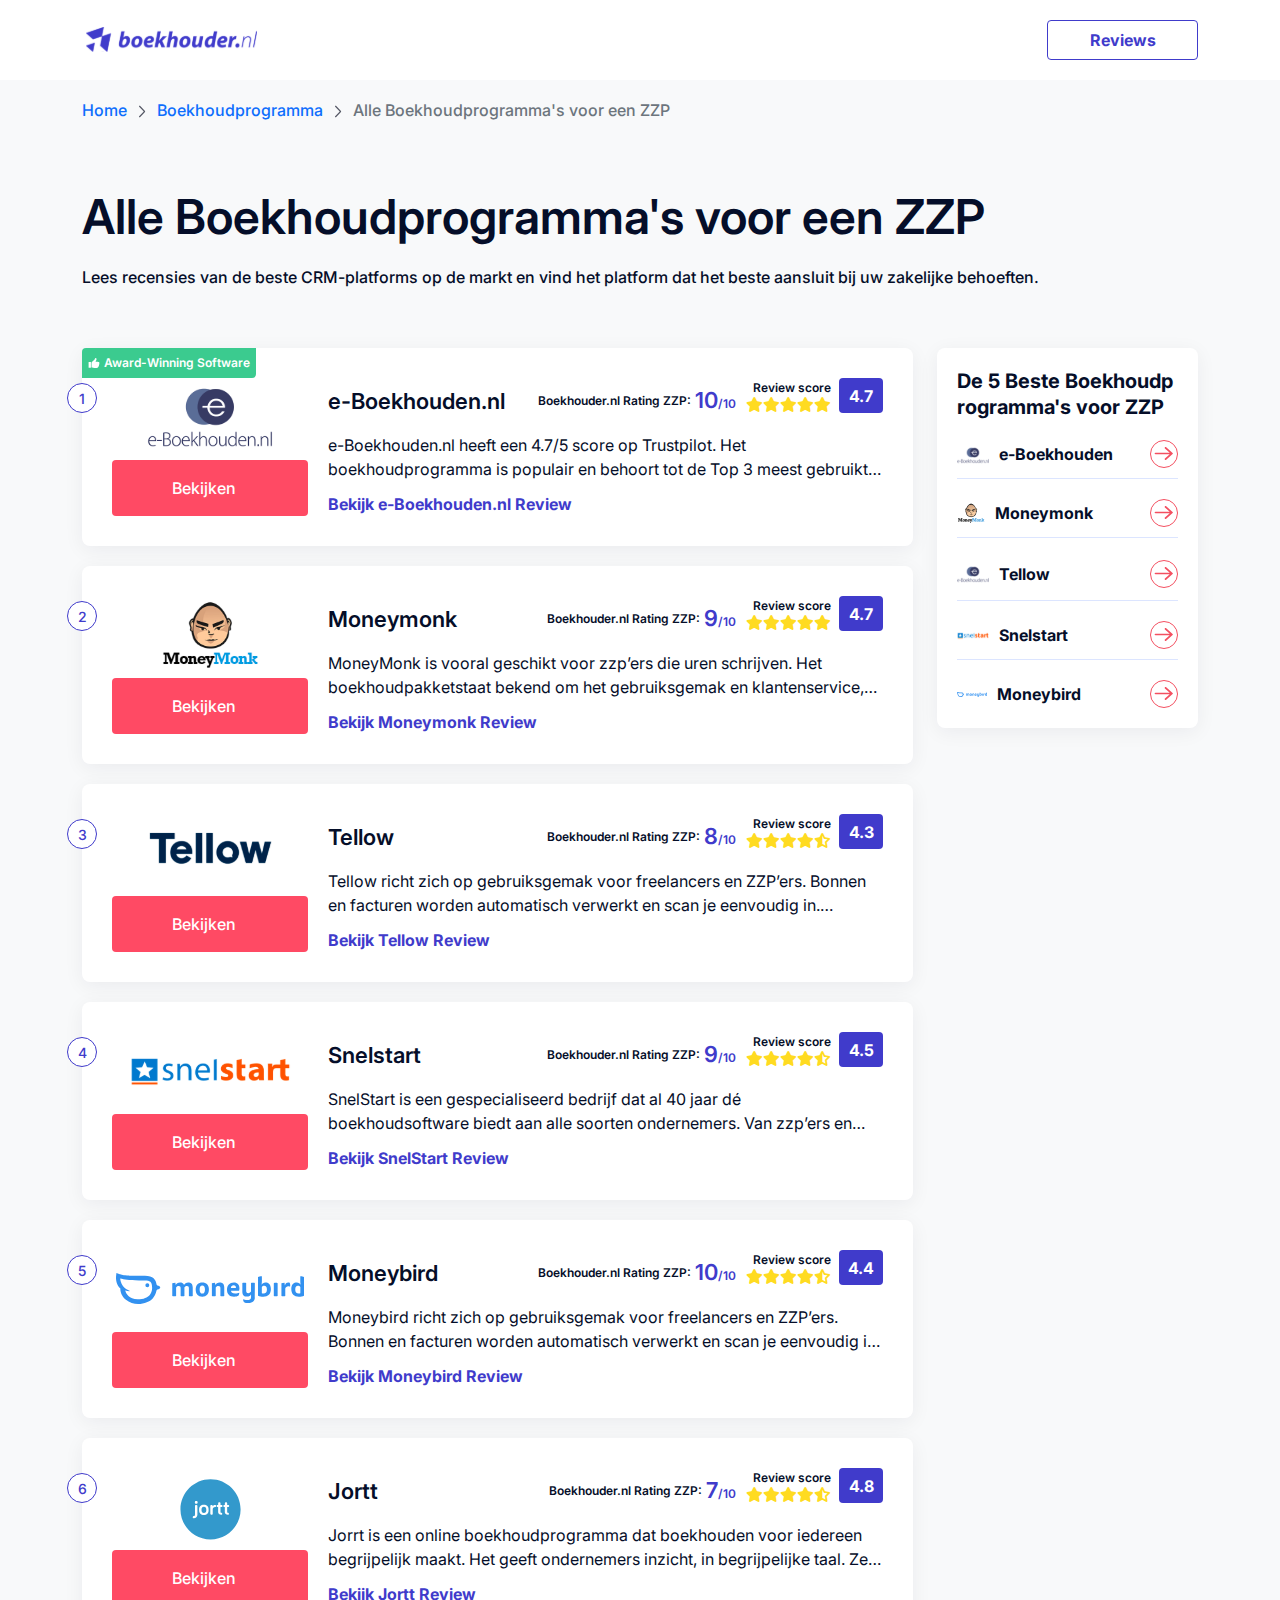
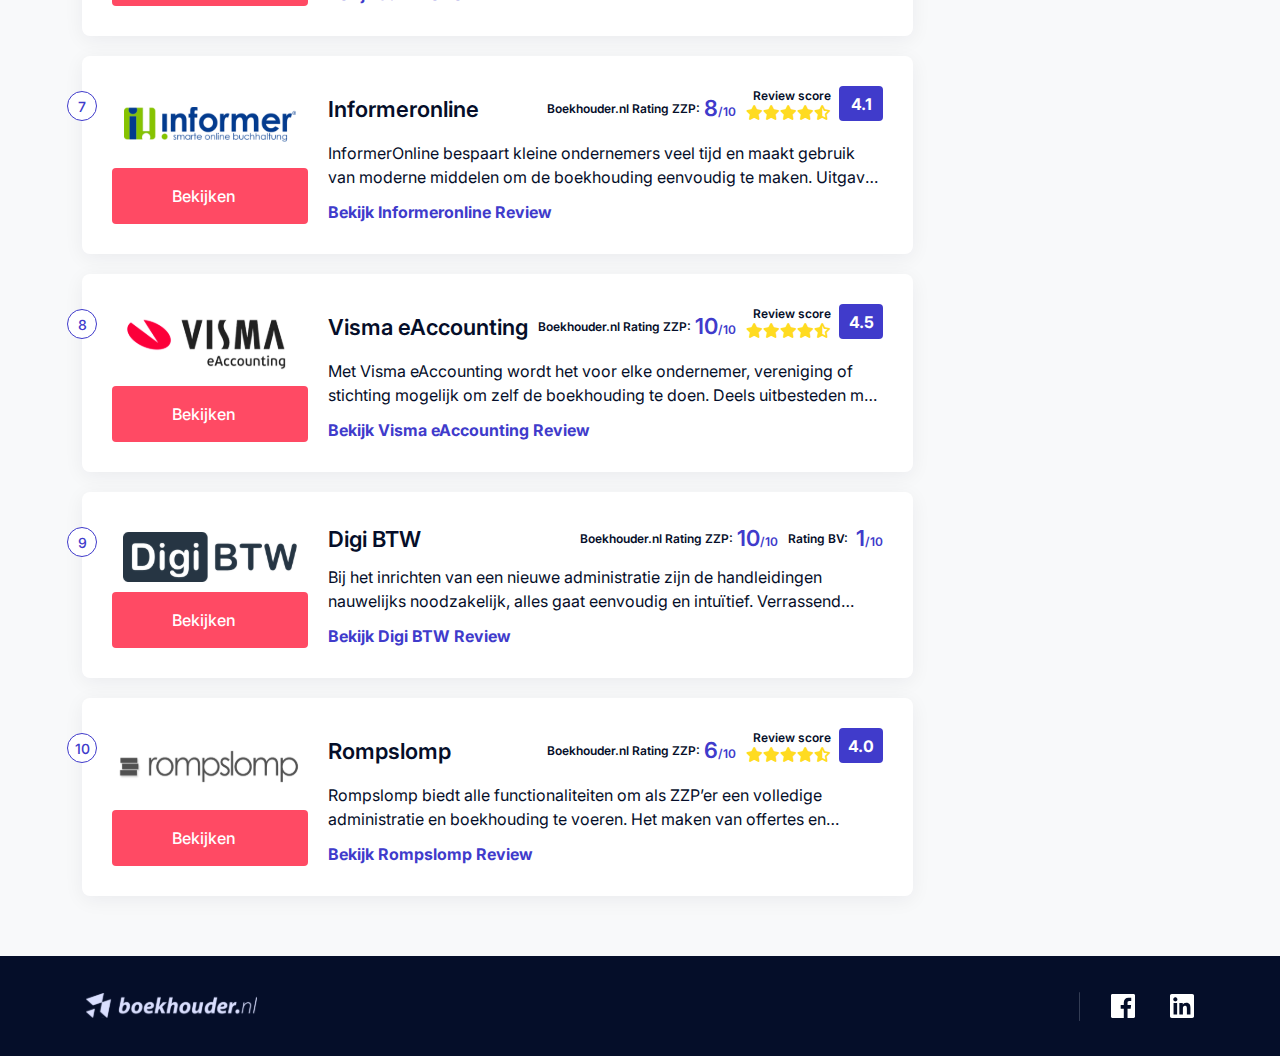
<file: boekhoudprogramma.html>
<!DOCTYPE html>
<html lang="en">

<head>
    <title>boekhouder</title>
    <meta name="keywords" content="boekhouder" />
    <meta name="description" content="boekhouder" />
    <meta name="viewport" content="width=device-width, initial-scale=1, maximum-scale=1" />
    <!-- FavIcon CSS -->
    <link rel="icon" href="favicon.png" type="image/gif" sizes="16x16">
    <!--Google Fonts CSS-->
    <link rel="preconnect" href="https://fonts.googleapis.com">
    <link rel="preconnect" href="https://fonts.gstatic.com" crossorigin>
    <link href="https://fonts.googleapis.com/css2?family=Inter:wght@100;200;300;400;500;600;700;800;900&display=swap"
        rel="stylesheet">

    <!--Font Awesome 3Icon CSS-->
    <link rel="stylesheet" type="text/css" href="https://cdnjs.cloudflare.com/ajax/libs/font-awesome/6.4.0/css/all.min.css">
    <!--Bootstrap CSS-->
    <link rel="stylesheet" type="text/css" href="assets/css/bootstrap.min.css">
    <!-- Main Style CSS  -->
    <link rel="stylesheet" type="text/css" href="assets/css/style.css">
</head>

<body>
    
    <!-- hearer-area start -->
    <header class="header-area">
         <div class="header-top">
             <div class="container">
                 <div class="d-flex align-items-center justify-content-between">
                     <div class="logo">
                         <a href="#">
                             <img src="assets/img/logo.svg" alt="">
                         </a>
                     </div>
                     <div>
                         <a href="#" class="talk-btn">Reviews</a>
                     </div>
                 </div>
             </div>
         </div>
        <div class="header-bottom">
            <div class="container">
                <nav>
                    <ol class="breadcrumb m-0">
                        <li class="breadcrumb-item  font-16"><a href="#">Home</a></li>
                        <li class="font-16 p8"><svg xmlns="http://www.w3.org/2000/svg" width="14" height="15"
                                viewBox="0 0 14 15" fill="none">
                                <path
                                    d="M4.16475 2.65024C4.11212 2.59455 4.07098 2.52904 4.04367 2.45745C4.01636 2.38586 4.00342 2.30959 4.00559 2.233C4.00776 2.1564 4.02499 2.08099 4.0563 2.01105C4.08761 1.94112 4.13239 1.87804 4.18809 1.82541C4.24378 1.77278 4.30929 1.73164 4.38088 1.70433C4.45247 1.67702 4.52874 1.66408 4.60533 1.66625C4.68193 1.66842 4.75734 1.68565 4.82728 1.71696C4.89721 1.74827 4.96029 1.79305 5.01292 1.84874L9.97125 7.09874C10.0736 7.20705 10.1307 7.35045 10.1307 7.49949C10.1307 7.64854 10.0736 7.79194 9.97125 7.90024L5.01292 13.1508C4.96064 13.2077 4.89757 13.2537 4.82738 13.286C4.75719 13.3184 4.68128 13.3364 4.60405 13.3392C4.52682 13.3419 4.44981 13.3293 4.3775 13.302C4.30519 13.2747 4.23902 13.2334 4.18284 13.1803C4.12665 13.1273 4.08157 13.0636 4.0502 12.9929C4.01884 12.9223 4.00182 12.8462 4.00014 12.7689C3.99846 12.6916 4.01214 12.6148 4.0404 12.5429C4.06866 12.471 4.11093 12.4054 4.16475 12.3499L8.74509 7.49949L4.16475 2.65024Z"
                                    fill="#545764" />
                            </svg></li>
                        <li class="breadcrumb-item  font-16"><a href="#">Boekhoudprogramma</a></li>
                        <li class="font-16 p8"><svg xmlns="http://www.w3.org/2000/svg" width="14" height="15"
                            viewBox="0 0 14 15" fill="none">
                            <path
                                d="M4.16475 2.65024C4.11212 2.59455 4.07098 2.52904 4.04367 2.45745C4.01636 2.38586 4.00342 2.30959 4.00559 2.233C4.00776 2.1564 4.02499 2.08099 4.0563 2.01105C4.08761 1.94112 4.13239 1.87804 4.18809 1.82541C4.24378 1.77278 4.30929 1.73164 4.38088 1.70433C4.45247 1.67702 4.52874 1.66408 4.60533 1.66625C4.68193 1.66842 4.75734 1.68565 4.82728 1.71696C4.89721 1.74827 4.96029 1.79305 5.01292 1.84874L9.97125 7.09874C10.0736 7.20705 10.1307 7.35045 10.1307 7.49949C10.1307 7.64854 10.0736 7.79194 9.97125 7.90024L5.01292 13.1508C4.96064 13.2077 4.89757 13.2537 4.82738 13.286C4.75719 13.3184 4.68128 13.3364 4.60405 13.3392C4.52682 13.3419 4.44981 13.3293 4.3775 13.302C4.30519 13.2747 4.23902 13.2334 4.18284 13.1803C4.12665 13.1273 4.08157 13.0636 4.0502 12.9929C4.01884 12.9223 4.00182 12.8462 4.00014 12.7689C3.99846 12.6916 4.01214 12.6148 4.0404 12.5429C4.06866 12.471 4.11093 12.4054 4.16475 12.3499L8.74509 7.49949L4.16475 2.65024Z"
                                fill="#545764" />
                        </svg></li>
                        
                        <li class="breadcrumb-item font-16 active" aria-current="page">Alle Boekhoudprogramma's voor een ZZP</li>
                    </ol>
                </nav>

            </div>
        </div>
    </header>
    <!-- hearer-area end -->

    <main class="boek-page">
        <section class="main-wrapper">
            <div class="boek-banner">
                <div class="container">
                    <h1 class="banner-heading">Alle Boekhoudprogramma's voor een ZZP
                    </h1>
                    <p class="banner-content">
                        Lees recensies van de beste CRM-platforms op de markt en vind het platform dat het beste aansluit bij uw zakelijke behoeften.
                    </p>
                </div>
            </div>
            <div class="banner-bottom mt-0">
                <div class="container">
                    <div class="row sm-column-reverse">
                        <div class="col-xl-9 col-lg-8 col-md-7">
                            <div class="boek-left-wrapper-area">
                                <div class="left-wrapper p-sm-20 mb-20">
                                    <!-- <a class="overlay" href="index.html"></a> -->
                                    <button class="award">
                                        <svg width="12" height="12" viewBox="0 0 12 12" fill="none"
                                            xmlns="http://www.w3.org/2000/svg">
                                            <g clip-path="url(#clip0_207_1118)">
                                                <path fill-rule="evenodd" clip-rule="evenodd"
                                                    d="M11.3996 5.96175C11.3452 7.47855 10.7636 10.4353 9.55641 10.7545C8.25881 11.0985 7.31961 11.1305 5.07241 10.6409C4.60681 10.5697 4.13721 10.5313 3.66601 10.5265C3.62498 10.5255 3.586 10.5084 3.55743 10.4789C3.52886 10.4495 3.51299 10.41 3.51321 10.3689V5.60015C3.51274 5.57633 3.51793 5.55274 3.52836 5.53132C3.53879 5.5099 3.55417 5.49126 3.57321 5.47695C3.87881 5.25935 4.06201 4.68895 4.39161 4.39455C5.01081 3.84095 5.48361 3.67535 5.89881 3.36255C6.61241 2.82335 6.74361 2.13935 6.97001 1.60255C7.15561 1.16255 7.46121 0.848948 7.91881 1.05295C8.38041 1.25935 8.86201 2.09775 8.28361 3.28975C8.11561 3.63615 7.87481 3.88815 7.65321 4.49935C7.60281 4.64095 7.59081 4.86575 7.75321 4.85535C8.65921 4.78713 9.56935 4.79516 10.474 4.87935C10.7361 4.91052 10.9768 5.03917 11.1483 5.23973C11.3198 5.44028 11.4095 5.69805 11.3996 5.96175ZM2.91321 10.4689V5.26815C2.91321 5.2269 2.90507 5.18605 2.88926 5.14795C2.87345 5.10985 2.85028 5.07525 2.82108 5.04612C2.79187 5.01698 2.7572 4.9939 2.71906 4.97819C2.68092 4.96248 2.64006 4.95444 2.59881 4.95455H0.913209C0.830037 4.95455 0.750272 4.98759 0.691461 5.0464C0.632649 5.10521 0.599609 5.18498 0.599609 5.26815V10.4689C0.600028 10.5521 0.633177 10.6317 0.691875 10.6905C0.750573 10.7494 0.830094 10.7827 0.913209 10.7833H2.59961C2.68286 10.7829 2.76259 10.7497 2.82146 10.6908C2.88033 10.6319 2.91279 10.5522 2.91321 10.4689Z"
                                                    fill="white" />
                                            </g>
                                            <defs>
                                                <clipPath id="clip0_207_1118">
                                                    <rect width="12" height="12" fill="white" />
                                                </clipPath>
                                            </defs>
                                        </svg>
                                        <span>Award-Winning Software</span>
                                    </button>
                                    <div class="numbering"> 1 </div>
                                    <div>
                                        <div class="text-center">
                                            <img src="assets/img/zzp/1.svg" alt="e-Boekhouden">
                                        </div>
                                        <div class="lg-block mt-10">
                                            <button class="visit-btn ">
                                                <span>Bekijken</span>
                                                <div class="arrow-icon">
                                                    <svg width="24" height="24" viewBox="0 0 24 24" fill="none"
                                                        xmlns="http://www.w3.org/2000/svg">
                                                        <path fill-rule="evenodd" clip-rule="evenodd"
                                                            d="M12.8372 5.42774L12.9131 5.3524C13.2421 5.06411 13.7598 5.04193 14.1178 5.28587L14.2037 5.3524L20.5918 10.9505L20.6296 10.9857L20.6799 11.04L20.7453 11.1289L20.7941 11.2191L20.8264 11.3033L20.8528 11.4216L20.8591 11.516L20.8566 11.5762L20.8406 11.6766L20.8137 11.7657L20.7736 11.8545L20.7259 11.9325L20.6586 12.0162L20.5918 12.0815L14.2037 17.6797C13.8473 17.992 13.2695 17.992 12.9131 17.6797C12.5842 17.3914 12.5589 16.9378 12.8372 16.624L12.9131 16.5487L17.7417 12.3158H3.52001C3.016 12.3158 2.60742 11.9577 2.60742 11.516C2.60742 11.0744 3.016 10.7163 3.52001 10.7163H17.7435L12.9131 6.4834C12.5842 6.1951 12.5589 5.74147 12.8372 5.42774L12.9131 5.3524L12.8372 5.42774Z"
                                                            fill="white" />
                                                    </svg>
                                                </div>
                                            </button>
                                        </div>
                                    </div>
                                    <!-- div end -->
                                    <div>
                                        <div class="account-content-review-b f-column-reverse ">
                                            <h3 class="account-title font-22">e-Boekhouden.nl</h3>
                                            <div class="score-wrapper">
                                                <div class="d-flex align-items-center gap-4px">
                                                    <p class="f-12"> Boekhouder.nl Rating ZZP: </p>
                                                    <p class="f-12-b"><span class="font-22-b">10</span>/10</p>
                                                </div>
                                                <div class="score-area-h">
                                                    <div class="score-content">
                                                        <p class="f-12">Review score</p>
                                                        <p class="score-icon-boek d-flex">
                                                            <i class="fas fa-star"></i>
                                                            <i class="fas fa-star"></i>
                                                            <i class="fas fa-star"></i>
                                                            <i class="fas fa-star"></i>
                                                            <i class="fas fa-star"></i>
                                                        </p>
                                                    </div>
                                                    <div class="score-num">4.7 </div>
                                                </div>
                                            </div>
                                        </div>
                                        <!-- account-single-wrapper -->
                                        <div class="e-boek-content">
                                            <p>
                                                e-Boekhouden.nl heeft een 4.7/5 score op Trustpilot. Het boekhoudprogramma is populair en behoort tot de Top 3 meest gebruikte boekhoudprogramma's voor ZZP en BV eigenaren. En heeft nu een gratis proef account.
                                            </p>
                                            <div class="d-block mt-10">
                                                <button class="reviews-link lg-block"> Bekijk e-Boekhouden.nl Review</button>
                                                <button class="reviews-link text-center sm-block">Bekijk {e-Boekhouden.nl} Review</button>
                                            </div>
                                            <div class="sm-block mt-10">
                                                <button class="visit-btn ">
                                                    <span>Bekijken</span>
                                                    <div class="arrow-icon">
                                                        <svg width="24" height="24" viewBox="0 0 24 24" fill="none"
                                                            xmlns="http://www.w3.org/2000/svg">
                                                            <path fill-rule="evenodd" clip-rule="evenodd"
                                                                d="M12.8372 5.42774L12.9131 5.3524C13.2421 5.06411 13.7598 5.04193 14.1178 5.28587L14.2037 5.3524L20.5918 10.9505L20.6296 10.9857L20.6799 11.04L20.7453 11.1289L20.7941 11.2191L20.8264 11.3033L20.8528 11.4216L20.8591 11.516L20.8566 11.5762L20.8406 11.6766L20.8137 11.7657L20.7736 11.8545L20.7259 11.9325L20.6586 12.0162L20.5918 12.0815L14.2037 17.6797C13.8473 17.992 13.2695 17.992 12.9131 17.6797C12.5842 17.3914 12.5589 16.9378 12.8372 16.624L12.9131 16.5487L17.7417 12.3158H3.52001C3.016 12.3158 2.60742 11.9577 2.60742 11.516C2.60742 11.0744 3.016 10.7163 3.52001 10.7163H17.7435L12.9131 6.4834C12.5842 6.1951 12.5589 5.74147 12.8372 5.42774L12.9131 5.3524L12.8372 5.42774Z"
                                                                fill="white" />
                                                        </svg>
                                                    </div>
                                                </button>
                                            </div>
                                        </div>
                                         <!-- e-boek-content end  -->
                                    </div>
                                     <!-- div end -->
                                </div>
                                <!-- left-wrapper -->
                                <div class="left-wrapper p-sm-20 mb-20">
                                    <a class="overlay" href="index.html"></a>
                                    <div class="numbering"> 2 </div>
                                    <div>
                                        <div class="text-center">
                                            <img src="assets/img/zzp/2.svg" alt="e-Boekhouden">
                                        </div>
                                        <div class="lg-block mt-10">
                                            <button class="visit-btn ">
                                                <span>Bekijken</span>
                                                <div class="arrow-icon">
                                                    <svg width="24" height="24" viewBox="0 0 24 24" fill="none"
                                                        xmlns="http://www.w3.org/2000/svg">
                                                        <path fill-rule="evenodd" clip-rule="evenodd"
                                                            d="M12.8372 5.42774L12.9131 5.3524C13.2421 5.06411 13.7598 5.04193 14.1178 5.28587L14.2037 5.3524L20.5918 10.9505L20.6296 10.9857L20.6799 11.04L20.7453 11.1289L20.7941 11.2191L20.8264 11.3033L20.8528 11.4216L20.8591 11.516L20.8566 11.5762L20.8406 11.6766L20.8137 11.7657L20.7736 11.8545L20.7259 11.9325L20.6586 12.0162L20.5918 12.0815L14.2037 17.6797C13.8473 17.992 13.2695 17.992 12.9131 17.6797C12.5842 17.3914 12.5589 16.9378 12.8372 16.624L12.9131 16.5487L17.7417 12.3158H3.52001C3.016 12.3158 2.60742 11.9577 2.60742 11.516C2.60742 11.0744 3.016 10.7163 3.52001 10.7163H17.7435L12.9131 6.4834C12.5842 6.1951 12.5589 5.74147 12.8372 5.42774L12.9131 5.3524L12.8372 5.42774Z"
                                                            fill="white" />
                                                    </svg>
                                                </div>
                                            </button>
                                        </div>
                                    </div>
                                     <!-- div end -->
                                    <div>
                                        <div class="account-content-review-b f-column-reverse ">
                                            <h3 class="account-title font-22">Moneymonk</h3>
                                            <div class="score-wrapper">
                                                <div class="d-flex align-items-center gap-4px">
                                                    <p class="f-12">
                                                        Boekhouder.nl Rating ZZP:
                                                    </p>
                                                    <p class="f-12-b">
                                                        <span class="font-22-b">9</span>/10
                                                    </p>
                                                </div>
                                                <div class="score-area-h">
                                                    <div class="score-content">
                                                        <p class="f-12">Review score</p>
                                                        <p class="score-icon-boek d-flex">
                                                            <i class="fas fa-star"></i>
                                                            <i class="fas fa-star"></i>
                                                            <i class="fas fa-star"></i>
                                                            <i class="fas fa-star"></i>
                                                            <i class="fas fa-star"></i>
                                                        </p>
                                                    </div>
                                                    <div class="score-num">4.7 </div>
                                                </div>
                                            </div>
                                            
                                            
                                        </div>
                                        <!-- account-single-wrapper -->
                                        <div class="e-boek-content">
                                            <p>
                                                MoneyMonk is vooral geschikt voor zzp’ers die uren schrijven. Het boekhoudpakketstaat bekend om het gebruiksgemak en klantenservice, en heeft een hoge trustpilot score van4,9/5.
                                            </p>
                                            <div class="d-block mt-10">
                                                <button class="reviews-link lg-block">
                                                    Bekijk Moneymonk Review
                                                </button>
                                                <button class="reviews-link text-center sm-block">Bekijk {Moneymonk} Review</button>
                                            </div>
                                            <div class="sm-block mt-10">
                                                <button class="visit-btn ">
                                                    <span>Bekijken</span>
                                                    <div class="arrow-icon">
                                                        <svg width="24" height="24" viewBox="0 0 24 24" fill="none"
                                                            xmlns="http://www.w3.org/2000/svg">
                                                            <path fill-rule="evenodd" clip-rule="evenodd"
                                                                d="M12.8372 5.42774L12.9131 5.3524C13.2421 5.06411 13.7598 5.04193 14.1178 5.28587L14.2037 5.3524L20.5918 10.9505L20.6296 10.9857L20.6799 11.04L20.7453 11.1289L20.7941 11.2191L20.8264 11.3033L20.8528 11.4216L20.8591 11.516L20.8566 11.5762L20.8406 11.6766L20.8137 11.7657L20.7736 11.8545L20.7259 11.9325L20.6586 12.0162L20.5918 12.0815L14.2037 17.6797C13.8473 17.992 13.2695 17.992 12.9131 17.6797C12.5842 17.3914 12.5589 16.9378 12.8372 16.624L12.9131 16.5487L17.7417 12.3158H3.52001C3.016 12.3158 2.60742 11.9577 2.60742 11.516C2.60742 11.0744 3.016 10.7163 3.52001 10.7163H17.7435L12.9131 6.4834C12.5842 6.1951 12.5589 5.74147 12.8372 5.42774L12.9131 5.3524L12.8372 5.42774Z"
                                                                fill="white" />
                                                        </svg>
                                                    </div>
                                                </button>
                                            </div>
                                        </div>
                                         <!-- e-boek-content end  -->
                                    </div>
                                     <!-- div end -->
                                </div>
                                <!-- left-wrapper -->
                                <div class="left-wrapper p-sm-20 mb-20">
                                    <a class="overlay" href="index.html"></a>
                                    <div class="numbering"> 3 </div>
                                    <div>
                                        <div class="text-center">
                                            <img src="assets/img/zzp/3.svg" alt="e-Boekhouden">
                                        </div>
                                        <div class="lg-block mt-10">
                                            <button class="visit-btn ">
                                                <span>Bekijken</span>
                                                <div class="arrow-icon">
                                                    <svg width="24" height="24" viewBox="0 0 24 24" fill="none"
                                                        xmlns="http://www.w3.org/2000/svg">
                                                        <path fill-rule="evenodd" clip-rule="evenodd"
                                                            d="M12.8372 5.42774L12.9131 5.3524C13.2421 5.06411 13.7598 5.04193 14.1178 5.28587L14.2037 5.3524L20.5918 10.9505L20.6296 10.9857L20.6799 11.04L20.7453 11.1289L20.7941 11.2191L20.8264 11.3033L20.8528 11.4216L20.8591 11.516L20.8566 11.5762L20.8406 11.6766L20.8137 11.7657L20.7736 11.8545L20.7259 11.9325L20.6586 12.0162L20.5918 12.0815L14.2037 17.6797C13.8473 17.992 13.2695 17.992 12.9131 17.6797C12.5842 17.3914 12.5589 16.9378 12.8372 16.624L12.9131 16.5487L17.7417 12.3158H3.52001C3.016 12.3158 2.60742 11.9577 2.60742 11.516C2.60742 11.0744 3.016 10.7163 3.52001 10.7163H17.7435L12.9131 6.4834C12.5842 6.1951 12.5589 5.74147 12.8372 5.42774L12.9131 5.3524L12.8372 5.42774Z"
                                                            fill="white" />
                                                    </svg>
                                                </div>
                                            </button>
                                        </div>
                                    </div>
                                     <!-- div end -->
                                    <div>
                                        <div class="account-content-review-b f-column-reverse">
                                            <h3 class="account-title font-22">Tellow</h3>
                                            <div class="score-wrapper">
                                                <div class="d-flex align-items-center gap-4px">
                                                    <p class="f-12"> Boekhouder.nl Rating ZZP:</p>
                                                    <p class="f-12-b"> <span class="font-22-b">8</span>/10</p>
                                                </div>
                                                <div class="score-area-h">
                                                    <div class="score-content">
                                                        <p class="f-12">Review score</p>
                                                        <p class="score-icon-boek d-flex">
                                                            <i class="fas fa-star"></i>
                                                            <i class="fas fa-star"></i>
                                                            <i class="fas fa-star"></i>
                                                            <i class="fas fa-star"></i>
                                                            <i class="fa-solid fa-star-half-stroke"></i>
                                                        </p>
                                                    </div>
                                                    <div class="score-num">4.3 </div>
                                                </div>
                                            </div>
                                        </div>
                                        <!-- account-single-wrapper -->
                                        <div class="e-boek-content">
                                            <p>
                                                Tellow richt zich op gebruiksgemak voor freelancers en ZZP’ers. Bonnen en facturen worden automatisch verwerkt en scan je eenvoudig in. Handmatige invoer is bijna niet meer nodig. En dat scheelt tijd. 
                                            </p>
                                            <div class="d-block mt-10">
                                                <button class="reviews-link lg-block"> Bekijk Tellow Review</button>
                                                <button class="reviews-link text-center sm-block">Bekijk {Tellow} Review</button>
                                            </div>
                                            <div class="sm-block mt-10">
                                                <button class="visit-btn ">
                                                    <span>Bekijken</span>
                                                    <div class="arrow-icon">
                                                        <svg width="24" height="24" viewBox="0 0 24 24" fill="none"
                                                            xmlns="http://www.w3.org/2000/svg">
                                                            <path fill-rule="evenodd" clip-rule="evenodd"
                                                                d="M12.8372 5.42774L12.9131 5.3524C13.2421 5.06411 13.7598 5.04193 14.1178 5.28587L14.2037 5.3524L20.5918 10.9505L20.6296 10.9857L20.6799 11.04L20.7453 11.1289L20.7941 11.2191L20.8264 11.3033L20.8528 11.4216L20.8591 11.516L20.8566 11.5762L20.8406 11.6766L20.8137 11.7657L20.7736 11.8545L20.7259 11.9325L20.6586 12.0162L20.5918 12.0815L14.2037 17.6797C13.8473 17.992 13.2695 17.992 12.9131 17.6797C12.5842 17.3914 12.5589 16.9378 12.8372 16.624L12.9131 16.5487L17.7417 12.3158H3.52001C3.016 12.3158 2.60742 11.9577 2.60742 11.516C2.60742 11.0744 3.016 10.7163 3.52001 10.7163H17.7435L12.9131 6.4834C12.5842 6.1951 12.5589 5.74147 12.8372 5.42774L12.9131 5.3524L12.8372 5.42774Z"
                                                                fill="white" />
                                                        </svg>
                                                    </div>
                                                </button>
                                            </div>
                                        </div>
                                        <!-- e-boek-content end  -->
                                    </div>
                                     <!-- div end -->
                                </div>
                                <!-- left-wrapper -->
                                <div class="left-wrapper p-sm-20 mb-20">
                                    <a class="overlay" href="index.html"></a>
                                    <div class="numbering"> 4 </div>
                                    <div>
                                        <div class="text-center">
                                            <img src="assets/img/zzp/4.svg" alt="Snelstart">
                                        </div>
                                        <div class="lg-block mt-10">
                                            <button class="visit-btn ">
                                                <span>Bekijken</span>
                                                <div class="arrow-icon">
                                                    <svg width="24" height="24" viewBox="0 0 24 24" fill="none"
                                                        xmlns="http://www.w3.org/2000/svg">
                                                        <path fill-rule="evenodd" clip-rule="evenodd"
                                                            d="M12.8372 5.42774L12.9131 5.3524C13.2421 5.06411 13.7598 5.04193 14.1178 5.28587L14.2037 5.3524L20.5918 10.9505L20.6296 10.9857L20.6799 11.04L20.7453 11.1289L20.7941 11.2191L20.8264 11.3033L20.8528 11.4216L20.8591 11.516L20.8566 11.5762L20.8406 11.6766L20.8137 11.7657L20.7736 11.8545L20.7259 11.9325L20.6586 12.0162L20.5918 12.0815L14.2037 17.6797C13.8473 17.992 13.2695 17.992 12.9131 17.6797C12.5842 17.3914 12.5589 16.9378 12.8372 16.624L12.9131 16.5487L17.7417 12.3158H3.52001C3.016 12.3158 2.60742 11.9577 2.60742 11.516C2.60742 11.0744 3.016 10.7163 3.52001 10.7163H17.7435L12.9131 6.4834C12.5842 6.1951 12.5589 5.74147 12.8372 5.42774L12.9131 5.3524L12.8372 5.42774Z"
                                                            fill="white" />
                                                    </svg>
                                                </div>
                                            </button>
                                        </div>
                                    </div>
                                    <!-- div end  -->
                                    <div>
                                        <div class="account-content-review-b f-column-reverse">
                                                <h3 class="account-title font-22">Snelstart</h3>
                                            <div class="score-wrapper">
                                                <div class="d-flex align-items-center gap-4px">
                                                    <p class="f-12"> Boekhouder.nl Rating ZZP:</p>
                                                    <p class="f-12-b"><span class="font-22-b">9</span>/10</p>
                                                </div>
                                                <div class="score-area-h">
                                                    <div class="score-content">
                                                        <p class="f-12">Review score</p>
                                                        <p class="score-icon-boek d-flex">
                                                            <i class="fas fa-star"></i>
                                                            <i class="fas fa-star"></i>
                                                            <i class="fas fa-star"></i>
                                                            <i class="fas fa-star"></i>
                                                            <i class="fa-solid fa-star-half-stroke"></i>
                                                        </p>
                                                    </div>
                                                    <div class="score-num">4.5 </div>
                                                </div>
                                            </div>
                                        </div>
                                        <!-- account-single-wrapper -->
                                        <div class="e-boek-content">
                                            <p>
                                                SnelStart is een gespecialiseerd bedrijf dat al 40 jaar dé boekhoudsoftware biedt aan alle soorten ondernemers. Van zzp’ers en midden- en kleinbedrijf tot boekhouders en accountants.
                                            </p>
                                            <div class="d-block mt-10">
                                                <button class="reviews-link lg-block">
                                                    Bekijk SnelStart Review
                                                </button>
                                                <button class="reviews-link text-center sm-block">Bekijk {Snelstart} Review</button>
                                            </div>
                                            <div class="sm-block mt-10">
                                                <button class="visit-btn ">
                                                    <span>Bekijken</span>
                                                    <div class="arrow-icon">
                                                        <svg width="24" height="24" viewBox="0 0 24 24" fill="none"
                                                            xmlns="http://www.w3.org/2000/svg">
                                                            <path fill-rule="evenodd" clip-rule="evenodd"
                                                                d="M12.8372 5.42774L12.9131 5.3524C13.2421 5.06411 13.7598 5.04193 14.1178 5.28587L14.2037 5.3524L20.5918 10.9505L20.6296 10.9857L20.6799 11.04L20.7453 11.1289L20.7941 11.2191L20.8264 11.3033L20.8528 11.4216L20.8591 11.516L20.8566 11.5762L20.8406 11.6766L20.8137 11.7657L20.7736 11.8545L20.7259 11.9325L20.6586 12.0162L20.5918 12.0815L14.2037 17.6797C13.8473 17.992 13.2695 17.992 12.9131 17.6797C12.5842 17.3914 12.5589 16.9378 12.8372 16.624L12.9131 16.5487L17.7417 12.3158H3.52001C3.016 12.3158 2.60742 11.9577 2.60742 11.516C2.60742 11.0744 3.016 10.7163 3.52001 10.7163H17.7435L12.9131 6.4834C12.5842 6.1951 12.5589 5.74147 12.8372 5.42774L12.9131 5.3524L12.8372 5.42774Z"
                                                                fill="white" />
                                                        </svg>
                                                    </div>
                                                </button>
                                            </div>
                                        </div>
                                         <!-- e-boek-content end  -->
                                    </div>
                                    <!-- div end -->
                                </div>
                                <!-- left-wrapper -->
                                <div class="left-wrapper p-sm-20 mb-20">
                                    <a class="overlay" href="index.html"></a>
                                    <div class="numbering"> 5 </div>
                                    <div>
                                        <div class="text-center">
                                            <img src="assets/img/zzp/5.svg" alt="Moneybird">
                                        </div>
                                        <div class="lg-block mt-10">
                                            <button class="visit-btn ">
                                                <span>Bekijken</span>
                                                <div class="arrow-icon">
                                                    <svg width="24" height="24" viewBox="0 0 24 24" fill="none"
                                                        xmlns="http://www.w3.org/2000/svg">
                                                        <path fill-rule="evenodd" clip-rule="evenodd"
                                                            d="M12.8372 5.42774L12.9131 5.3524C13.2421 5.06411 13.7598 5.04193 14.1178 5.28587L14.2037 5.3524L20.5918 10.9505L20.6296 10.9857L20.6799 11.04L20.7453 11.1289L20.7941 11.2191L20.8264 11.3033L20.8528 11.4216L20.8591 11.516L20.8566 11.5762L20.8406 11.6766L20.8137 11.7657L20.7736 11.8545L20.7259 11.9325L20.6586 12.0162L20.5918 12.0815L14.2037 17.6797C13.8473 17.992 13.2695 17.992 12.9131 17.6797C12.5842 17.3914 12.5589 16.9378 12.8372 16.624L12.9131 16.5487L17.7417 12.3158H3.52001C3.016 12.3158 2.60742 11.9577 2.60742 11.516C2.60742 11.0744 3.016 10.7163 3.52001 10.7163H17.7435L12.9131 6.4834C12.5842 6.1951 12.5589 5.74147 12.8372 5.42774L12.9131 5.3524L12.8372 5.42774Z"
                                                            fill="white" />
                                                    </svg>
                                                </div>
                                            </button>
                                        </div>
                                    </div>
                                    <div>
                                        <div class="account-content-review-b f-column-reverse">
                                            <h3 class="account-title font-22">Moneybird</h3>
                                            <div class="score-wrapper">
                                                <div class="d-flex align-items-center gap-4px">
                                                    <p class="f-12"> Boekhouder.nl Rating ZZP: </p>
                                                    <p class="f-12-b"><span class="font-22-b">10</span>/10</p>
                                                </div>
                                                <div class="score-area-h">
                                                    <div class="score-content">
                                                        <p class="f-12">Review score</p>
                                                        <p class="score-icon-boek d-flex">
                                                            <i class="fas fa-star"></i>
                                                            <i class="fas fa-star"></i>
                                                            <i class="fas fa-star"></i>
                                                            <i class="fas fa-star"></i>
                                                            <i class="fa-solid fa-star-half-stroke"></i>
                                                        </p>
                                                    </div>
                                                    <div class="score-num">4.4</div>
                                                </div>
                                            </div>
                                        </div>
                                        <!-- account-single-wrapper -->
                                        <div class="e-boek-content">
                                            <p>
                                                Moneybird richt zich op gebruiksgemak voor freelancers en ZZP’ers. Bonnen en facturen worden automatisch verwerkt en scan je eenvoudig in. Handmatige invoer is bijna niet meer nodig. En dat scheelt tijd. 
                                            </p>
                                            <div class="d-block mt-10">
                                                <button class="reviews-link lg-block"> Bekijk Moneybird Review</button>
                                                <button class="reviews-link text-center sm-block">Bekijk {Moneybird} Review</button>
                                            </div>
                                            <div class="sm-block mt-10">
                                                <button class="visit-btn ">
                                                    <span>Bekijken</span>
                                                    <div class="arrow-icon">
                                                        <svg width="24" height="24" viewBox="0 0 24 24" fill="none"
                                                            xmlns="http://www.w3.org/2000/svg">
                                                            <path fill-rule="evenodd" clip-rule="evenodd"
                                                                d="M12.8372 5.42774L12.9131 5.3524C13.2421 5.06411 13.7598 5.04193 14.1178 5.28587L14.2037 5.3524L20.5918 10.9505L20.6296 10.9857L20.6799 11.04L20.7453 11.1289L20.7941 11.2191L20.8264 11.3033L20.8528 11.4216L20.8591 11.516L20.8566 11.5762L20.8406 11.6766L20.8137 11.7657L20.7736 11.8545L20.7259 11.9325L20.6586 12.0162L20.5918 12.0815L14.2037 17.6797C13.8473 17.992 13.2695 17.992 12.9131 17.6797C12.5842 17.3914 12.5589 16.9378 12.8372 16.624L12.9131 16.5487L17.7417 12.3158H3.52001C3.016 12.3158 2.60742 11.9577 2.60742 11.516C2.60742 11.0744 3.016 10.7163 3.52001 10.7163H17.7435L12.9131 6.4834C12.5842 6.1951 12.5589 5.74147 12.8372 5.42774L12.9131 5.3524L12.8372 5.42774Z"
                                                                fill="white" />
                                                        </svg>
                                                    </div>
                                                </button>
                                            </div>
                                        </div>
                                         <!-- e-boek-content end  -->
                                    </div>
                                     <!-- div end  -->
                                </div>
                                <!-- left-wrapper -->
                                <div class="left-wrapper p-sm-20 mb-20">
                                    <a class="overlay" href="index.html"></a>
                                    <div class="numbering"> 6</div>
                                    <div>
                                        <div class="text-center">
                                            <img src="assets/img/zzp/7.svg" alt="Jortt">
                                        </div>
                                        <div class="lg-block mt-10">
                                            <button class="visit-btn ">
                                                <span>Bekijken</span>
                                                <div class="arrow-icon">
                                                    <svg width="24" height="24" viewBox="0 0 24 24" fill="none"
                                                        xmlns="http://www.w3.org/2000/svg">
                                                        <path fill-rule="evenodd" clip-rule="evenodd"
                                                            d="M12.8372 5.42774L12.9131 5.3524C13.2421 5.06411 13.7598 5.04193 14.1178 5.28587L14.2037 5.3524L20.5918 10.9505L20.6296 10.9857L20.6799 11.04L20.7453 11.1289L20.7941 11.2191L20.8264 11.3033L20.8528 11.4216L20.8591 11.516L20.8566 11.5762L20.8406 11.6766L20.8137 11.7657L20.7736 11.8545L20.7259 11.9325L20.6586 12.0162L20.5918 12.0815L14.2037 17.6797C13.8473 17.992 13.2695 17.992 12.9131 17.6797C12.5842 17.3914 12.5589 16.9378 12.8372 16.624L12.9131 16.5487L17.7417 12.3158H3.52001C3.016 12.3158 2.60742 11.9577 2.60742 11.516C2.60742 11.0744 3.016 10.7163 3.52001 10.7163H17.7435L12.9131 6.4834C12.5842 6.1951 12.5589 5.74147 12.8372 5.42774L12.9131 5.3524L12.8372 5.42774Z"
                                                            fill="white" />
                                                    </svg>
                                                </div>
                                            </button>
                                        </div>
                                    </div>
                                     <!-- div end  -->
                                    <div>
                                        <div class="account-content-review-b f-column-reverse">
                                            <h3 class="account-title font-22">Jortt</h3>
                                            <div class="score-wrapper">
                                                <div class="d-flex align-items-center gap-4px">
                                                    <p class="f-12">Boekhouder.nl Rating ZZP:</p>
                                                    <p class="f-12-b"> <span class="font-22-b">7</span>/10</p>
                                                </div>
                                                <div class="score-area-h">
                                                    <div class="score-content">
                                                        <p class="f-12">Review score</p>
                                                        <p class="score-icon-boek d-flex">
                                                            <i class="fas fa-star"></i>
                                                            <i class="fas fa-star"></i>
                                                            <i class="fas fa-star"></i>
                                                            <i class="fas fa-star"></i>
                                                            <i class="fa-solid fa-star-half-stroke"></i>
                                                        </p>
                                                    </div>
                                                    <div class="score-num">4.8</div>
                                                </div>
                                            </div>
                                        </div>
                                        <!-- account-single-wrapper -->
                                        <div class="e-boek-content">
                                            <p>
                                                Jorrt is een online boekhoudprogramma dat boekhouden voor iedereen begrijpelijk maakt. Het geeft ondernemers inzicht, in begrijpelijke taal. Zeer compleet programma, waarin zoveel mogelijk boekingen ...
                                            </p>
                                            <div class="d-block mt-10">
                                                <button class="reviews-link lg-block"> Bekijk Jortt Review </button>
                                                <button class="reviews-link text-center sm-block">Bekijk {Jortt} Review</button>
                                            </div>
                                            <div class="sm-block mt-10">
                                                <button class="visit-btn ">
                                                    <span>Bekijken</span>
                                                    <div class="arrow-icon">
                                                        <svg width="24" height="24" viewBox="0 0 24 24" fill="none"
                                                            xmlns="http://www.w3.org/2000/svg">
                                                            <path fill-rule="evenodd" clip-rule="evenodd"
                                                                d="M12.8372 5.42774L12.9131 5.3524C13.2421 5.06411 13.7598 5.04193 14.1178 5.28587L14.2037 5.3524L20.5918 10.9505L20.6296 10.9857L20.6799 11.04L20.7453 11.1289L20.7941 11.2191L20.8264 11.3033L20.8528 11.4216L20.8591 11.516L20.8566 11.5762L20.8406 11.6766L20.8137 11.7657L20.7736 11.8545L20.7259 11.9325L20.6586 12.0162L20.5918 12.0815L14.2037 17.6797C13.8473 17.992 13.2695 17.992 12.9131 17.6797C12.5842 17.3914 12.5589 16.9378 12.8372 16.624L12.9131 16.5487L17.7417 12.3158H3.52001C3.016 12.3158 2.60742 11.9577 2.60742 11.516C2.60742 11.0744 3.016 10.7163 3.52001 10.7163H17.7435L12.9131 6.4834C12.5842 6.1951 12.5589 5.74147 12.8372 5.42774L12.9131 5.3524L12.8372 5.42774Z"
                                                                fill="white" />
                                                        </svg>
                                                    </div>
                                                </button>
                                            </div>
                                        </div>
                                         <!-- e-boek-content end  -->
                                    </div>
                                     <!-- div end  -->
                                </div>
                                <!-- left-wrapper -->
                                <div class="left-wrapper p-sm-20 mb-20">
                                    <a class="overlay" href="index.html"></a>
                                    <div class="numbering"> 7 </div>
                                    <div>
                                        <div class="text-center">
                                            <img src="assets/img/zzp/6.svg" alt="Jortt">
                                        </div>
                                        <div class="lg-block mt-10">
                                            <button class="visit-btn ">
                                                <span>Bekijken</span>
                                                <div class="arrow-icon">
                                                    <svg width="24" height="24" viewBox="0 0 24 24" fill="none"
                                                        xmlns="http://www.w3.org/2000/svg">
                                                        <path fill-rule="evenodd" clip-rule="evenodd"
                                                            d="M12.8372 5.42774L12.9131 5.3524C13.2421 5.06411 13.7598 5.04193 14.1178 5.28587L14.2037 5.3524L20.5918 10.9505L20.6296 10.9857L20.6799 11.04L20.7453 11.1289L20.7941 11.2191L20.8264 11.3033L20.8528 11.4216L20.8591 11.516L20.8566 11.5762L20.8406 11.6766L20.8137 11.7657L20.7736 11.8545L20.7259 11.9325L20.6586 12.0162L20.5918 12.0815L14.2037 17.6797C13.8473 17.992 13.2695 17.992 12.9131 17.6797C12.5842 17.3914 12.5589 16.9378 12.8372 16.624L12.9131 16.5487L17.7417 12.3158H3.52001C3.016 12.3158 2.60742 11.9577 2.60742 11.516C2.60742 11.0744 3.016 10.7163 3.52001 10.7163H17.7435L12.9131 6.4834C12.5842 6.1951 12.5589 5.74147 12.8372 5.42774L12.9131 5.3524L12.8372 5.42774Z"
                                                            fill="white" />
                                                    </svg>
                                                </div>
                                            </button>
                                        </div>
                                    </div>
                                     <!-- div end  -->
                                    <div>
                                        <div class="account-content-review-b f-column-reverse">
                                            <h3 class="account-title font-22">Informeronline</h3>
                                            <div class="score-wrapper">
                                                <div class="d-flex align-items-center gap-4px">
                                                    <p class="f-12"> Boekhouder.nl Rating ZZP: </p>
                                                    <p class="f-12-b"><span class="font-22-b">8</span>/10 </p>
                                                </div>
                                                <div class="score-area-h">
                                                    <div class="score-content">
                                                        <p class="f-12">Review score</p>
                                                        <p class="score-icon-boek d-flex">
                                                            <i class="fas fa-star"></i>
                                                            <i class="fas fa-star"></i>
                                                            <i class="fas fa-star"></i>
                                                            <i class="fas fa-star"></i>
                                                            <i class="fa-solid fa-star-half-stroke"></i>
                                                        </p>
                                                    </div>
                                                    <div class="score-num">4.1</div>
                                                </div>
                                            </div>
                                        </div>
                                        <!-- account-single-wrapper -->
                                        <div class="e-boek-content">
                                            <p>
                                                InformerOnline bespaart kleine ondernemers veel tijd en maakt gebruik van moderne middelen om de boekhouding eenvoudig te maken. Uitgaven fotograferen en via WhatsApp naar InformerOnline sturen, elke bank te ...
                                            </p>
                                            <div class="d-block mt-10">
                                                <button class="reviews-link lg-block">Bekijk Informeronline Review </button>
                                                <button class="reviews-link text-center sm-block">Bekijk {Informeronline} Review</button>
                                            </div>
                                            <div class="sm-block mt-10">
                                                <button class="visit-btn ">
                                                    <span>Bekijken</span>
                                                    <div class="arrow-icon">
                                                        <svg width="24" height="24" viewBox="0 0 24 24" fill="none"
                                                            xmlns="http://www.w3.org/2000/svg">
                                                            <path fill-rule="evenodd" clip-rule="evenodd"
                                                                d="M12.8372 5.42774L12.9131 5.3524C13.2421 5.06411 13.7598 5.04193 14.1178 5.28587L14.2037 5.3524L20.5918 10.9505L20.6296 10.9857L20.6799 11.04L20.7453 11.1289L20.7941 11.2191L20.8264 11.3033L20.8528 11.4216L20.8591 11.516L20.8566 11.5762L20.8406 11.6766L20.8137 11.7657L20.7736 11.8545L20.7259 11.9325L20.6586 12.0162L20.5918 12.0815L14.2037 17.6797C13.8473 17.992 13.2695 17.992 12.9131 17.6797C12.5842 17.3914 12.5589 16.9378 12.8372 16.624L12.9131 16.5487L17.7417 12.3158H3.52001C3.016 12.3158 2.60742 11.9577 2.60742 11.516C2.60742 11.0744 3.016 10.7163 3.52001 10.7163H17.7435L12.9131 6.4834C12.5842 6.1951 12.5589 5.74147 12.8372 5.42774L12.9131 5.3524L12.8372 5.42774Z"
                                                                fill="white" />
                                                        </svg>
                                                    </div>
                                                </button>
                                            </div>
                                        </div>
                                         <!-- e-boek-content end  -->
                                    </div>
                                    <!-- div end  -->
                                </div>
                                <!-- left-wrapper -->
                                <div class="left-wrapper p-sm-20 mb-20">
                                    <a class="overlay" href="index.html"></a>
                                    <div class="numbering"> 8 </div>
                                    <div>
                                        <div class="text-center">
                                            <img src="assets/img/zzp/8.svg" alt="Visma eAccounting">
                                        </div>
                                        <div class="lg-block mt-10">
                                            <button class="visit-btn ">
                                                <span>Bekijken</span>
                                                <div class="arrow-icon">
                                                    <svg width="24" height="24" viewBox="0 0 24 24" fill="none"
                                                        xmlns="http://www.w3.org/2000/svg">
                                                        <path fill-rule="evenodd" clip-rule="evenodd"
                                                            d="M12.8372 5.42774L12.9131 5.3524C13.2421 5.06411 13.7598 5.04193 14.1178 5.28587L14.2037 5.3524L20.5918 10.9505L20.6296 10.9857L20.6799 11.04L20.7453 11.1289L20.7941 11.2191L20.8264 11.3033L20.8528 11.4216L20.8591 11.516L20.8566 11.5762L20.8406 11.6766L20.8137 11.7657L20.7736 11.8545L20.7259 11.9325L20.6586 12.0162L20.5918 12.0815L14.2037 17.6797C13.8473 17.992 13.2695 17.992 12.9131 17.6797C12.5842 17.3914 12.5589 16.9378 12.8372 16.624L12.9131 16.5487L17.7417 12.3158H3.52001C3.016 12.3158 2.60742 11.9577 2.60742 11.516C2.60742 11.0744 3.016 10.7163 3.52001 10.7163H17.7435L12.9131 6.4834C12.5842 6.1951 12.5589 5.74147 12.8372 5.42774L12.9131 5.3524L12.8372 5.42774Z"
                                                            fill="white" />
                                                    </svg>
                                                </div>
                                            </button>
                                        </div>
                                    </div>
                                     <!-- div end  -->
                                    <div>
                                        <div class="account-content-review-b f-column-reverse">
                                            <h3 class="account-title font-22">Visma eAccounting</h3>
                                            <div class="score-wrapper">
                                                <div class="d-flex align-items-center gap-4px">
                                                    <p class="f-12"> Boekhouder.nl Rating ZZP:</p>
                                                    <p class="f-12-b"><span class="font-22-b">10</span>/10</p>
                                                </div>
                                                <div class="score-area-h">
                                                    <div class="score-content">
                                                        <p class="f-12">Review score</p>
                                                        <p class="score-icon-boek d-flex">
                                                            <i class="fas fa-star"></i>
                                                            <i class="fas fa-star"></i>
                                                            <i class="fas fa-star"></i>
                                                            <i class="fas fa-star"></i>
                                                            <i class="fa-solid fa-star-half-stroke"></i>
                                                        </p>
                                                    </div>
                                                    <div class="score-num">4.5</div>
                                                </div>
                                            </div>
                                        </div>
                                        <!-- account-single-wrapper -->
                                        <div class="e-boek-content">
                                            <p>
                                                Met Visma eAccounting wordt het voor elke ondernemer, vereniging of stichting mogelijk om zelf de boekhouding te doen. Deels uitbesteden met de hulp van een professional kan via Visma ook.
                                            </p>
                                            <div class="d-block mt-10">
                                                <button class="reviews-link lg-block"> Bekijk Visma eAccounting Review </button>
                                                <button class="reviews-link text-center sm-block">Bekijk {Visma eAccounting} Review</button>
                                            </div>
                                            <div class="sm-block mt-10">
                                                <button class="visit-btn ">
                                                    <span>Bekijken</span>
                                                    <div class="arrow-icon">
                                                        <svg width="24" height="24" viewBox="0 0 24 24" fill="none"
                                                            xmlns="http://www.w3.org/2000/svg">
                                                            <path fill-rule="evenodd" clip-rule="evenodd"
                                                                d="M12.8372 5.42774L12.9131 5.3524C13.2421 5.06411 13.7598 5.04193 14.1178 5.28587L14.2037 5.3524L20.5918 10.9505L20.6296 10.9857L20.6799 11.04L20.7453 11.1289L20.7941 11.2191L20.8264 11.3033L20.8528 11.4216L20.8591 11.516L20.8566 11.5762L20.8406 11.6766L20.8137 11.7657L20.7736 11.8545L20.7259 11.9325L20.6586 12.0162L20.5918 12.0815L14.2037 17.6797C13.8473 17.992 13.2695 17.992 12.9131 17.6797C12.5842 17.3914 12.5589 16.9378 12.8372 16.624L12.9131 16.5487L17.7417 12.3158H3.52001C3.016 12.3158 2.60742 11.9577 2.60742 11.516C2.60742 11.0744 3.016 10.7163 3.52001 10.7163H17.7435L12.9131 6.4834C12.5842 6.1951 12.5589 5.74147 12.8372 5.42774L12.9131 5.3524L12.8372 5.42774Z"
                                                                fill="white" />
                                                        </svg>
                                                    </div>
                                                </button>
                                            </div>
                                        </div>
                                         <!-- e-boek-content end  -->
                                    </div>
                                    <!-- div end  -->
                                </div>
                                <!-- left-wrapper -->
                                <div class="left-wrapper p-sm-20 mb-20">
                                    <a class="overlay" href="index.html"></a>
                                    <div class="numbering"> 9 </div>
                                    <div>
                                        <div class="text-center">
                                            <img src="assets/img/zzp/9.svg" alt="Digi BTW">
                                        </div>
                                        <div class="lg-block mt-10">
                                            <button class="visit-btn ">
                                                <span>Bekijken</span>
                                                <div class="arrow-icon">
                                                    <svg width="24" height="24" viewBox="0 0 24 24" fill="none"
                                                        xmlns="http://www.w3.org/2000/svg">
                                                        <path fill-rule="evenodd" clip-rule="evenodd"
                                                            d="M12.8372 5.42774L12.9131 5.3524C13.2421 5.06411 13.7598 5.04193 14.1178 5.28587L14.2037 5.3524L20.5918 10.9505L20.6296 10.9857L20.6799 11.04L20.7453 11.1289L20.7941 11.2191L20.8264 11.3033L20.8528 11.4216L20.8591 11.516L20.8566 11.5762L20.8406 11.6766L20.8137 11.7657L20.7736 11.8545L20.7259 11.9325L20.6586 12.0162L20.5918 12.0815L14.2037 17.6797C13.8473 17.992 13.2695 17.992 12.9131 17.6797C12.5842 17.3914 12.5589 16.9378 12.8372 16.624L12.9131 16.5487L17.7417 12.3158H3.52001C3.016 12.3158 2.60742 11.9577 2.60742 11.516C2.60742 11.0744 3.016 10.7163 3.52001 10.7163H17.7435L12.9131 6.4834C12.5842 6.1951 12.5589 5.74147 12.8372 5.42774L12.9131 5.3524L12.8372 5.42774Z"
                                                            fill="white" />
                                                    </svg>
                                                </div>
                                            </button>
                                        </div>
                                    </div>
                                     <!-- div end  -->
                                    <div>
                                        <div class="account-content-review-b f-column-reverse">
                                                <h3 class="account-title font-22">Digi BTW </h3>
                                            <div class="score-wrapper">
                                                <div class="d-flex align-items-center gap-4px">
                                                    <p class="f-12"> Boekhouder.nl Rating ZZP:</p>
                                                    <p class="f-12-b"> <span class="font-22-b">10</span>/10</p>
                                                </div>
                                                <div class="score-area-h pb-0">
                                                    <div class="score-content">
                                                        <p class="f-12">Rating BV:</p>
                                                    </div>
                                                    <p class="f-12-b"><span class="font-22-b">1</span>/10 </p>
                                                </div>
                                            </div>
                                        </div>
                                        <!-- account-single-wrapper -->
                                        <div class="e-boek-content">
                                            <p>
                                                Bij het inrichten van een nieuwe administratie zijn de handleidingen nauwelijks noodzakelijk, alles gaat eenvoudig en intuïtief. Verrassend compleet voor een lage maandprijs. DigiBTW komt namelijk ...
                                            </p>
                                            <div class="d-block mt-10">
                                                <button class="reviews-link lg-block"> Bekijk Digi BTW Review </button>
                                                <button class="reviews-link text-center sm-block">Bekijk {Digi BTW} Review</button>
                                            </div>
                                            <div class="sm-block mt-10">
                                                <button class="visit-btn ">
                                                    <span>Bekijken</span>
                                                    <div class="arrow-icon">
                                                        <svg width="24" height="24" viewBox="0 0 24 24" fill="none"
                                                            xmlns="http://www.w3.org/2000/svg">
                                                            <path fill-rule="evenodd" clip-rule="evenodd"
                                                                d="M12.8372 5.42774L12.9131 5.3524C13.2421 5.06411 13.7598 5.04193 14.1178 5.28587L14.2037 5.3524L20.5918 10.9505L20.6296 10.9857L20.6799 11.04L20.7453 11.1289L20.7941 11.2191L20.8264 11.3033L20.8528 11.4216L20.8591 11.516L20.8566 11.5762L20.8406 11.6766L20.8137 11.7657L20.7736 11.8545L20.7259 11.9325L20.6586 12.0162L20.5918 12.0815L14.2037 17.6797C13.8473 17.992 13.2695 17.992 12.9131 17.6797C12.5842 17.3914 12.5589 16.9378 12.8372 16.624L12.9131 16.5487L17.7417 12.3158H3.52001C3.016 12.3158 2.60742 11.9577 2.60742 11.516C2.60742 11.0744 3.016 10.7163 3.52001 10.7163H17.7435L12.9131 6.4834C12.5842 6.1951 12.5589 5.74147 12.8372 5.42774L12.9131 5.3524L12.8372 5.42774Z"
                                                                fill="white" />
                                                        </svg>
                                                    </div>
                                                </button>
                                            </div>
                                        </div>
                                         <!-- e-boek-content end  -->
                                    </div>
                                </div>
                                <!-- left-wrapper -->
                                <div class="left-wrapper p-sm-20 mb-20">
                                    <a class="overlay" href="index.html"></a>
                                    <div class="numbering"> 10 </div>
                                    <div>
                                        <div class="text-center">
                                            <img src="assets/img/zzp/10.svg" alt="Rompslomp">
                                        </div>
                                        <div class="lg-block mt-10">
                                            <button class="visit-btn ">
                                                <span>Bekijken</span>
                                                <div class="arrow-icon">
                                                    <svg width="24" height="24" viewBox="0 0 24 24" fill="none"
                                                        xmlns="http://www.w3.org/2000/svg">
                                                        <path fill-rule="evenodd" clip-rule="evenodd"
                                                            d="M12.8372 5.42774L12.9131 5.3524C13.2421 5.06411 13.7598 5.04193 14.1178 5.28587L14.2037 5.3524L20.5918 10.9505L20.6296 10.9857L20.6799 11.04L20.7453 11.1289L20.7941 11.2191L20.8264 11.3033L20.8528 11.4216L20.8591 11.516L20.8566 11.5762L20.8406 11.6766L20.8137 11.7657L20.7736 11.8545L20.7259 11.9325L20.6586 12.0162L20.5918 12.0815L14.2037 17.6797C13.8473 17.992 13.2695 17.992 12.9131 17.6797C12.5842 17.3914 12.5589 16.9378 12.8372 16.624L12.9131 16.5487L17.7417 12.3158H3.52001C3.016 12.3158 2.60742 11.9577 2.60742 11.516C2.60742 11.0744 3.016 10.7163 3.52001 10.7163H17.7435L12.9131 6.4834C12.5842 6.1951 12.5589 5.74147 12.8372 5.42774L12.9131 5.3524L12.8372 5.42774Z"
                                                            fill="white" />
                                                    </svg>
                                                </div>
                                            </button>
                                        </div>
                                    </div>
                                     <!-- div end  -->
                                    <div>
                                        <div class="account-content-review-b f-column-reverse">
                                            <h3 class="account-title font-22">Rompslomp</h3>
                                            <div class="score-wrapper">
                                                <div class="d-flex align-items-center gap-4px">
                                                    <p class="f-12"> Boekhouder.nl Rating ZZP: </p>
                                                    <p class="f-12-b"><span class="font-22-b">6</span>/10</p>
                                                </div>
                                                <div class="score-area-h">
                                                    <div class="score-content">
                                                        <p class="f-12">Review score</p>
                                                        <p class="score-icon-boek d-flex">
                                                            <i class="fas fa-star"></i>
                                                            <i class="fas fa-star"></i>
                                                            <i class="fas fa-star"></i>
                                                            <i class="fas fa-star"></i>
                                                            <i class="fa-solid fa-star-half-stroke"></i>
                                                        </p>
                                                    </div>
                                                    <div class="score-num">4.0</div>
                                                </div>
                                            </div>
                                        </div>
                                        <!-- account-single-wrapper -->
                                        <div class="e-boek-content">
                                            <p>
                                                Rompslomp biedt alle functionaliteiten om als ZZP’er een volledige administratie en boekhouding te voeren. Het maken van offertes en facturen in de eigen huisstijl is heel gemakkelijk. Offertes digitaal ...
                                            </p>
                                            <div class="d-block mt-10">
                                                <button class="reviews-link lg-block">Bekijk Rompslomp Review </button>
                                                <button class="reviews-link text-center sm-block">Bekijk {Rompslomp} Review</button>
                                            </div>
                                            <div class="sm-block mt-10">
                                                <button class="visit-btn ">
                                                    <span>Bekijken</span>
                                                    <div class="arrow-icon">
                                                        <svg width="24" height="24" viewBox="0 0 24 24" fill="none"
                                                            xmlns="http://www.w3.org/2000/svg">
                                                            <path fill-rule="evenodd" clip-rule="evenodd"
                                                                d="M12.8372 5.42774L12.9131 5.3524C13.2421 5.06411 13.7598 5.04193 14.1178 5.28587L14.2037 5.3524L20.5918 10.9505L20.6296 10.9857L20.6799 11.04L20.7453 11.1289L20.7941 11.2191L20.8264 11.3033L20.8528 11.4216L20.8591 11.516L20.8566 11.5762L20.8406 11.6766L20.8137 11.7657L20.7736 11.8545L20.7259 11.9325L20.6586 12.0162L20.5918 12.0815L14.2037 17.6797C13.8473 17.992 13.2695 17.992 12.9131 17.6797C12.5842 17.3914 12.5589 16.9378 12.8372 16.624L12.9131 16.5487L17.7417 12.3158H3.52001C3.016 12.3158 2.60742 11.9577 2.60742 11.516C2.60742 11.0744 3.016 10.7163 3.52001 10.7163H17.7435L12.9131 6.4834C12.5842 6.1951 12.5589 5.74147 12.8372 5.42774L12.9131 5.3524L12.8372 5.42774Z"
                                                                fill="white" />
                                                        </svg>
                                                    </div>
                                                </button>
                                            </div>
                                        </div>
                                         <!-- e-boek-content end  -->
                                    </div>
                                     <!-- div end  -->
                                </div>
                                <!-- left-wrapper -->
                            </div>
                        </div>
                        <!-- col-lg-9 end  -->
                        <div class="col-xl-3 col-lg-4 col-md-5 ">
                            <div class="right-wrapper beste-wrapper mb-40">
                                <h3 class="beste-heading">De 5 Beste Boekhoudprogramma's voor ZZP</h3>
                                <ul>
                                    <li>
                                        <a href="#" class="beste-content">
                                            <div class="beste-connect-content">
                                                <div class="beste-icon">
                                                    <img src="assets/img/e-book-boek1.svg" alt="e-book-be ">
                                                </div>
                                                <h3 class="font-16 font-700">e-Boekhouden</h3>
                                            </div>
                                            <img src="assets/img/Button.svg" alt="Button">
                                        </a>
                                   </li>
                                    <li>
                                         <a href="#" class="beste-content">
                                            <div class="beste-connect-content">
                                                <img src="assets/img/money-boek.png" alt="money-boek">
                                                <h3 class="font-16 font-700">Moneymonk</h3>
                                            </div>
                                            <img src="assets/img/Button.svg" alt="Button">
                                        </a>
                                   </li>
                                    <li>
                                         <a href="#" class="beste-content">
                                            <div class="beste-connect-content">
                                                <img src="assets/img/tellow-boek.svg" alt="tellow-boek">
                                                <h3 class="font-16 font-700">Tellow</h3>
                                            </div>
                                            <img src="assets/img/Button.svg" alt="Button">
                                        </a>
                                   </li>
                                    <li>
                                         <a href="#" class="beste-content">
                                            <div class="beste-connect-content">
                                                <img src="assets/img/snel-boek.svg" alt="snel-boek">
                                                <h3 class="font-16 font-700">Snelstart</h3>
                                            </div>
                                            <img src="assets/img/Button.svg" alt="Button">
                                        </a>
                                   </li>
                                    <li>
                                         <a href="#" class="beste-content">
                                            <div class="beste-connect-content">
                                                <img src="assets/img/moneybird-boek.svg" alt="moneybird-boek">
                                                <h3 class="font-16 font-700">Moneybird</h3>
                                            </div>
                                            <img src="assets/img/Button.svg" alt="Button">
                                        </a>
                                   </li>
                                </ul>
                            </div>
                        </div>
                        <!-- col-lg-3 end  -->
                    </div>
                </div>
            </div>
            
        </section>
     

    </main>

    <!-- footer-area start -->
    <footer class="footer-area mt-0">
        <div class="container">
            <div class="d-flex align-items-center justify-content-between footer-wrapper">
                <a href="index.html" class="f-logo">
                    <img src="assets/img/logob.svg" alt="f-logo">
                </a>
                <div class="f-social d-flex align-items-center">
                    <div class="divider-f"> </div>
                    <a href="#">
                        <svg width="32" height="32" viewBox="0 0 32 32" fill="none" xmlns="http://www.w3.org/2000/svg">
                            <path
                                d="M20.536 28V18.712H23.6467L24.112 15.1013H20.536V12.7973C20.536 11.752 20.8267 11.0387 22.3253 11.0387H24.2373V7.80933C23.3117 7.71113 22.3815 7.6635 21.4507 7.66667C18.6947 7.66667 16.808 9.34933 16.808 12.44V15.1013H13.6907V18.712H16.808V28H5.33333C4.97971 28 4.64057 27.8595 4.39052 27.6095C4.14048 27.3594 4 27.0203 4 26.6667V5.33333C4 4.97971 4.14048 4.64057 4.39052 4.39052C4.64057 4.14048 4.97971 4 5.33333 4H26.6667C27.0203 4 27.3594 4.14048 27.6095 4.39052C27.8595 4.64057 28 4.97971 28 5.33333V26.6667C28 27.0203 27.8595 27.3594 27.6095 27.6095C27.3594 27.8595 27.0203 28 26.6667 28H20.536Z"
                                fill="white" />
                        </svg>
                    </a>
                    <a href="#">
                        <svg width="32" height="32" viewBox="0 0 32 32" fill="none" xmlns="http://www.w3.org/2000/svg">
                            <path
                                d="M24.4467 24.452H20.8933V18.8827C20.8933 17.5547 20.8667 15.8453 19.04 15.8453C17.188 15.8453 16.9053 17.2907 16.9053 18.7853V24.452H13.3507V13H16.764V14.56H16.8107C17.288 13.6613 18.448 12.7107 20.1813 12.7107C23.7813 12.7107 24.448 15.0813 24.448 18.1653V24.452H24.4467ZM9.33733 11.4333C9.06607 11.4337 8.79741 11.3805 8.54675 11.2768C8.29609 11.1731 8.06836 11.021 7.87661 10.8291C7.68486 10.6372 7.53287 10.4094 7.42935 10.1587C7.32582 9.90795 7.27281 9.63926 7.27333 9.368C7.2736 8.95978 7.39491 8.5608 7.62192 8.22153C7.84894 7.88225 8.17146 7.61791 8.54871 7.46194C8.92595 7.30596 9.34098 7.26536 9.74131 7.34525C10.1416 7.42515 10.5093 7.62197 10.7977 7.91081C11.0862 8.19965 11.2826 8.56755 11.3619 8.96798C11.4413 9.3684 11.4002 9.78338 11.2437 10.1604C11.0872 10.5375 10.8225 10.8597 10.4829 11.0862C10.1434 11.3128 9.74422 11.4336 9.336 11.4333H9.33733ZM11.1187 24.452H7.55467V13H11.12V24.452H11.1187ZM26.2267 4H5.772C4.79067 4 4 4.77333 4 5.72933V26.2707C4 27.2267 4.792 28 5.77067 28H26.2213C27.2 28 28 27.2267 28 26.2707V5.72933C28 4.77333 27.2 4 26.2213 4H26.2253H26.2267Z"
                                fill="white" />
                        </svg>
                    </a>
                </div>
            </div>
        </div>
    </footer>
    <!-- footer-area end -->

    <!-- Jquery JS Link -->
    <script src="assets/js/jquery.min.js"></script>
    <!-- Bootstrap JS Link -->
    <script src="assets/js/popper.min.js"></script>
    <!-- carousel slider JS -->
    <script src="assets/js/bootstrap.min.js"></script>
</body>

</html>
</file>
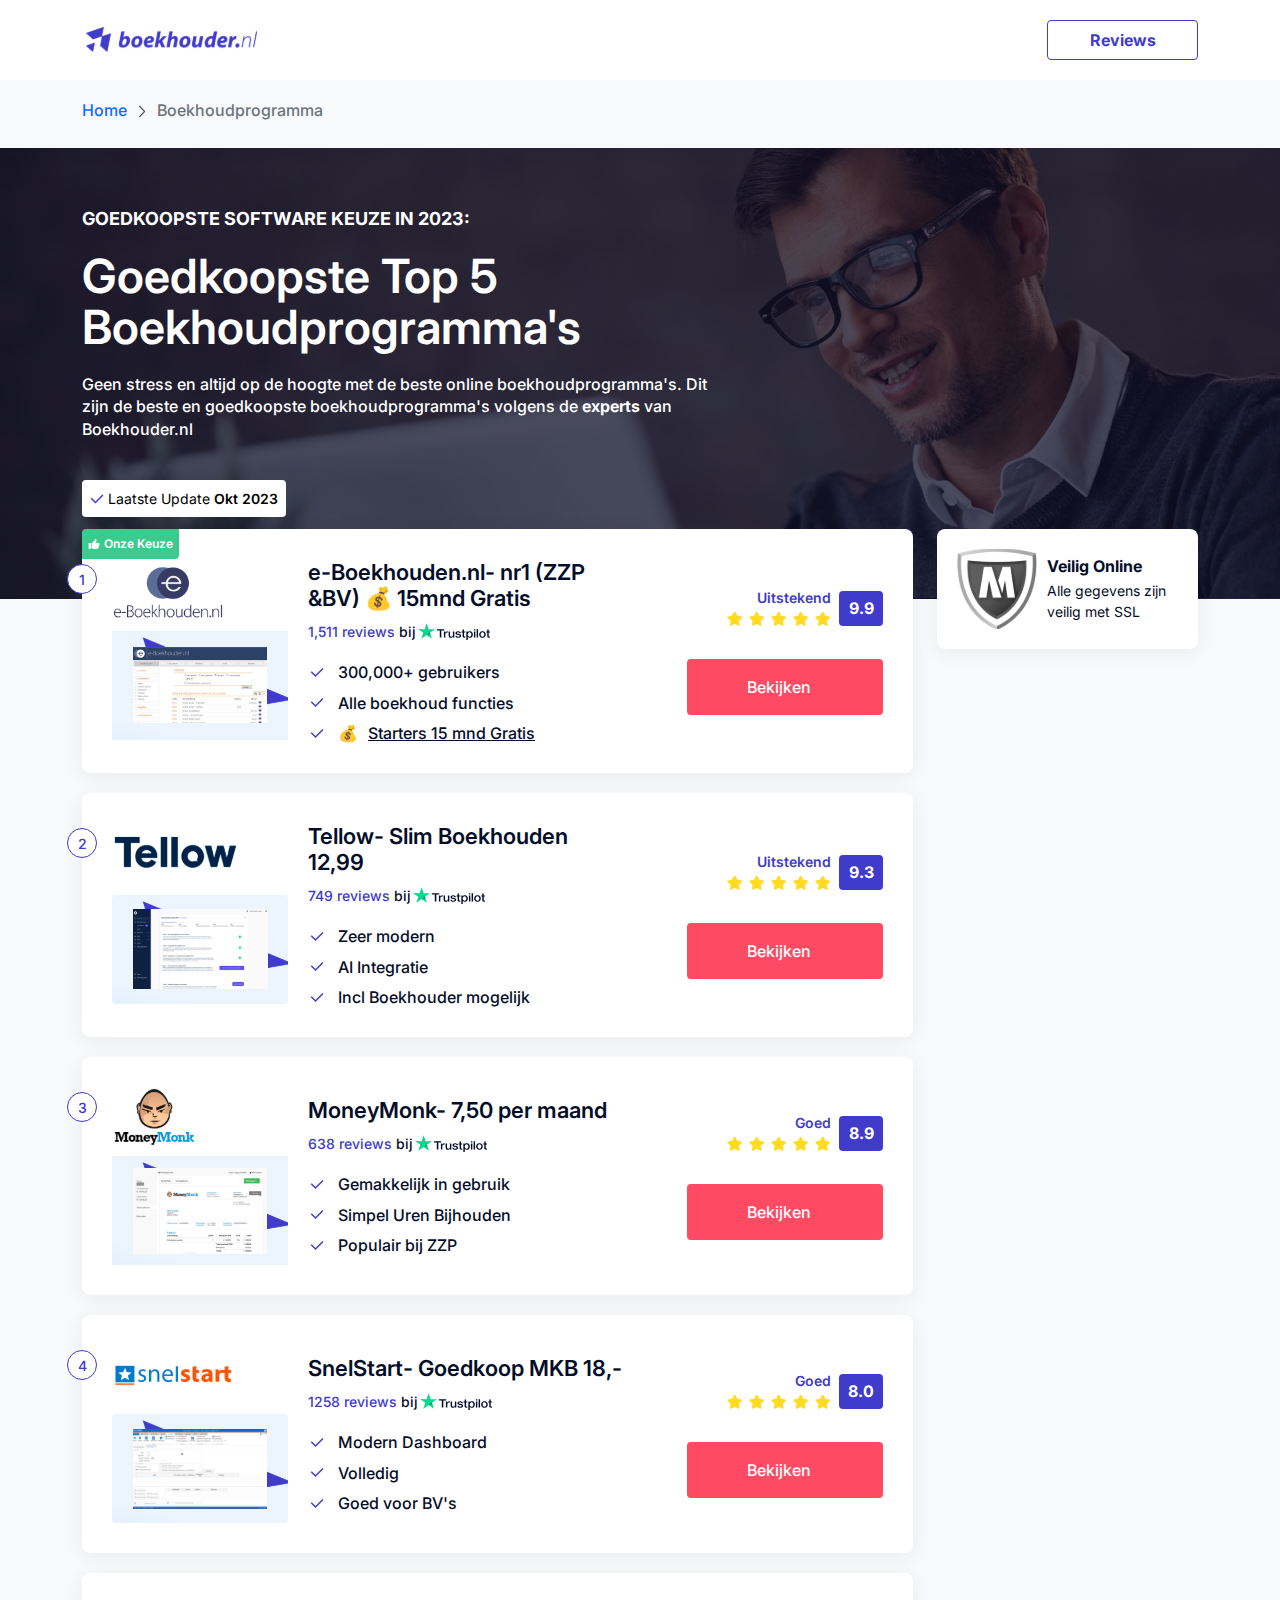
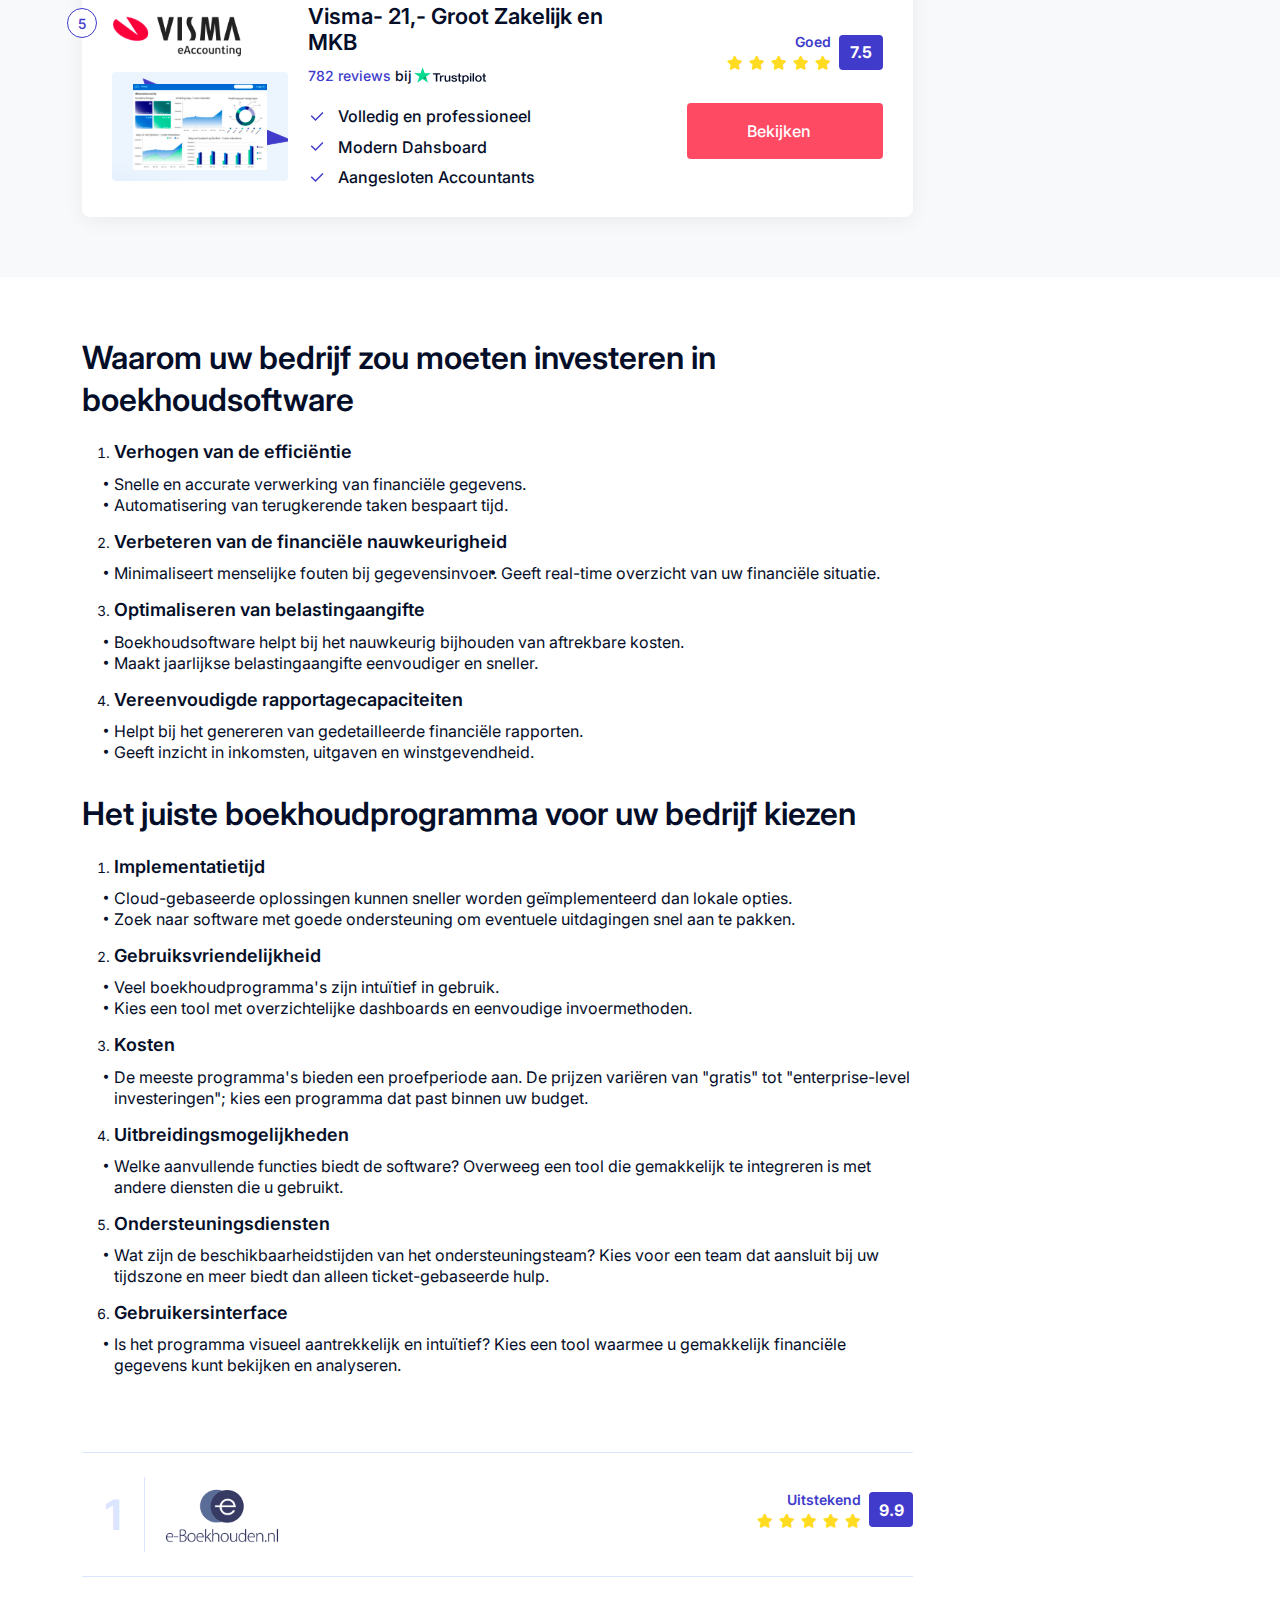
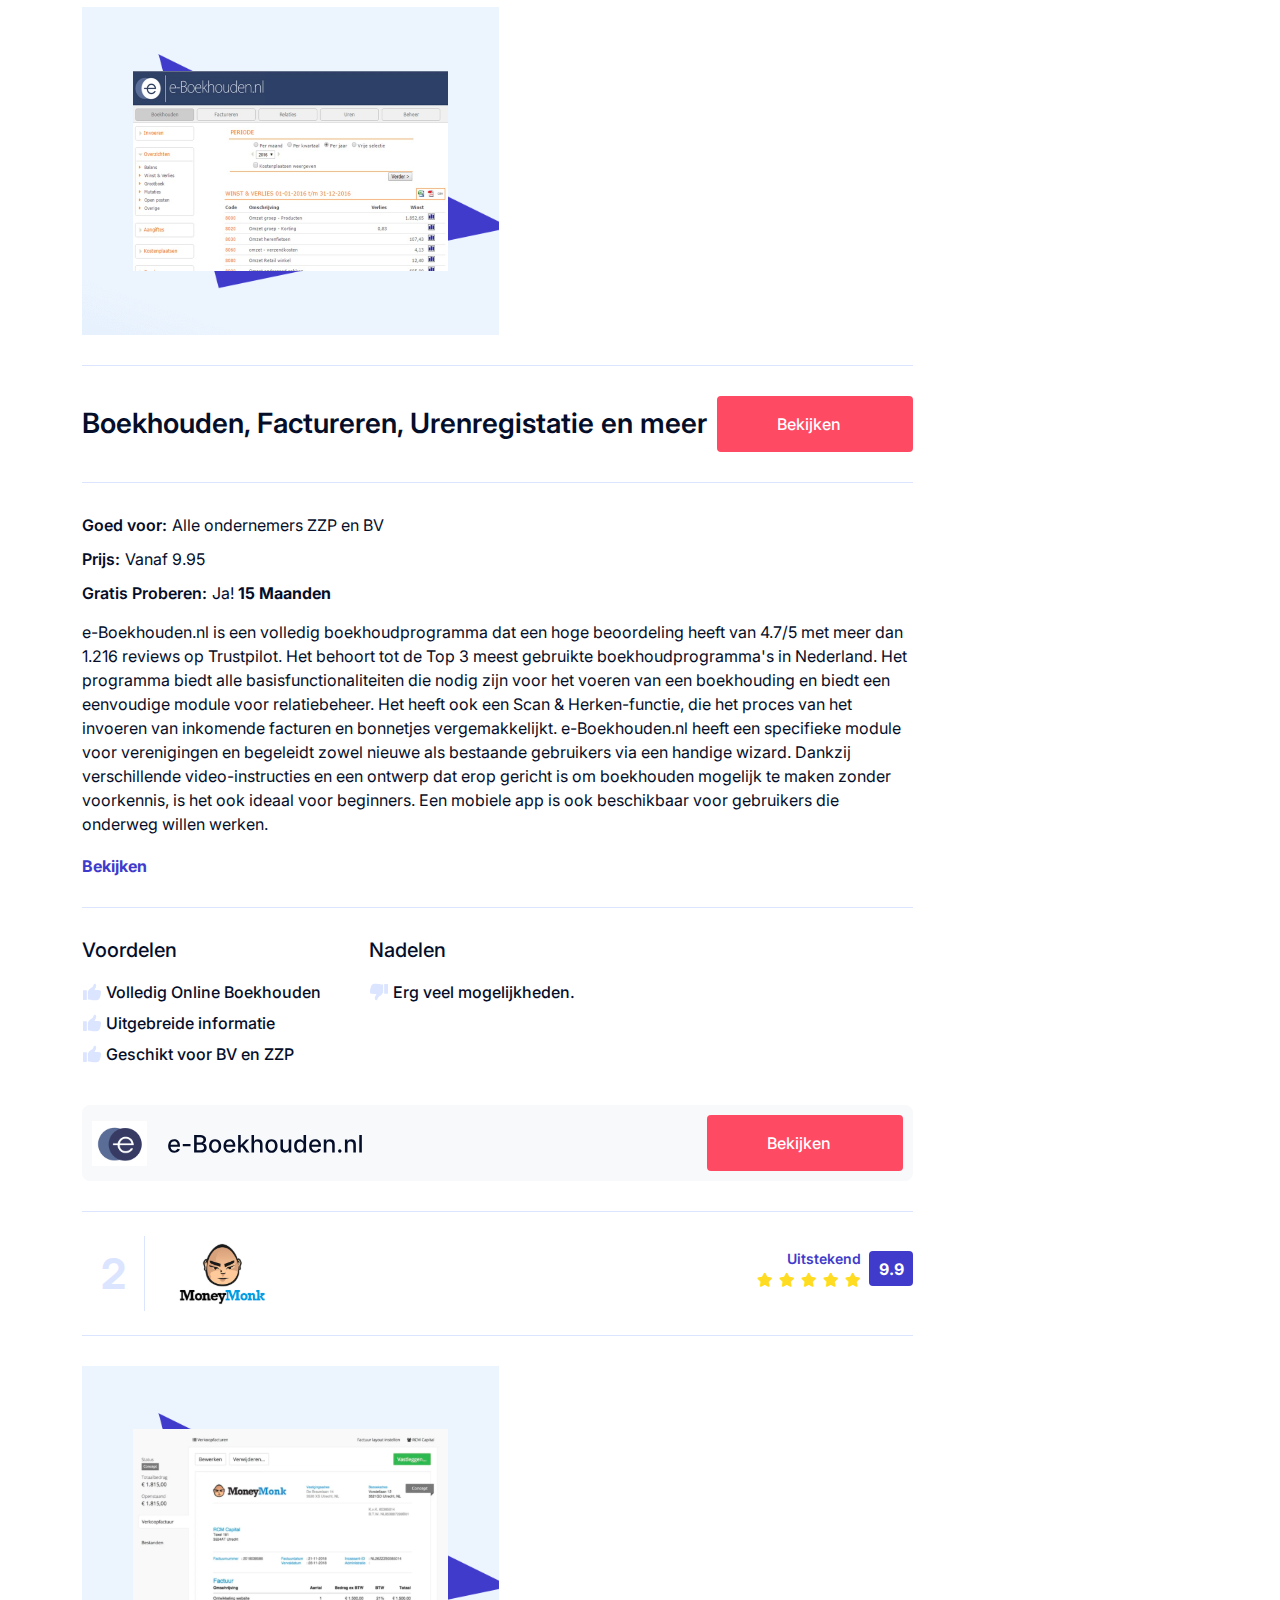
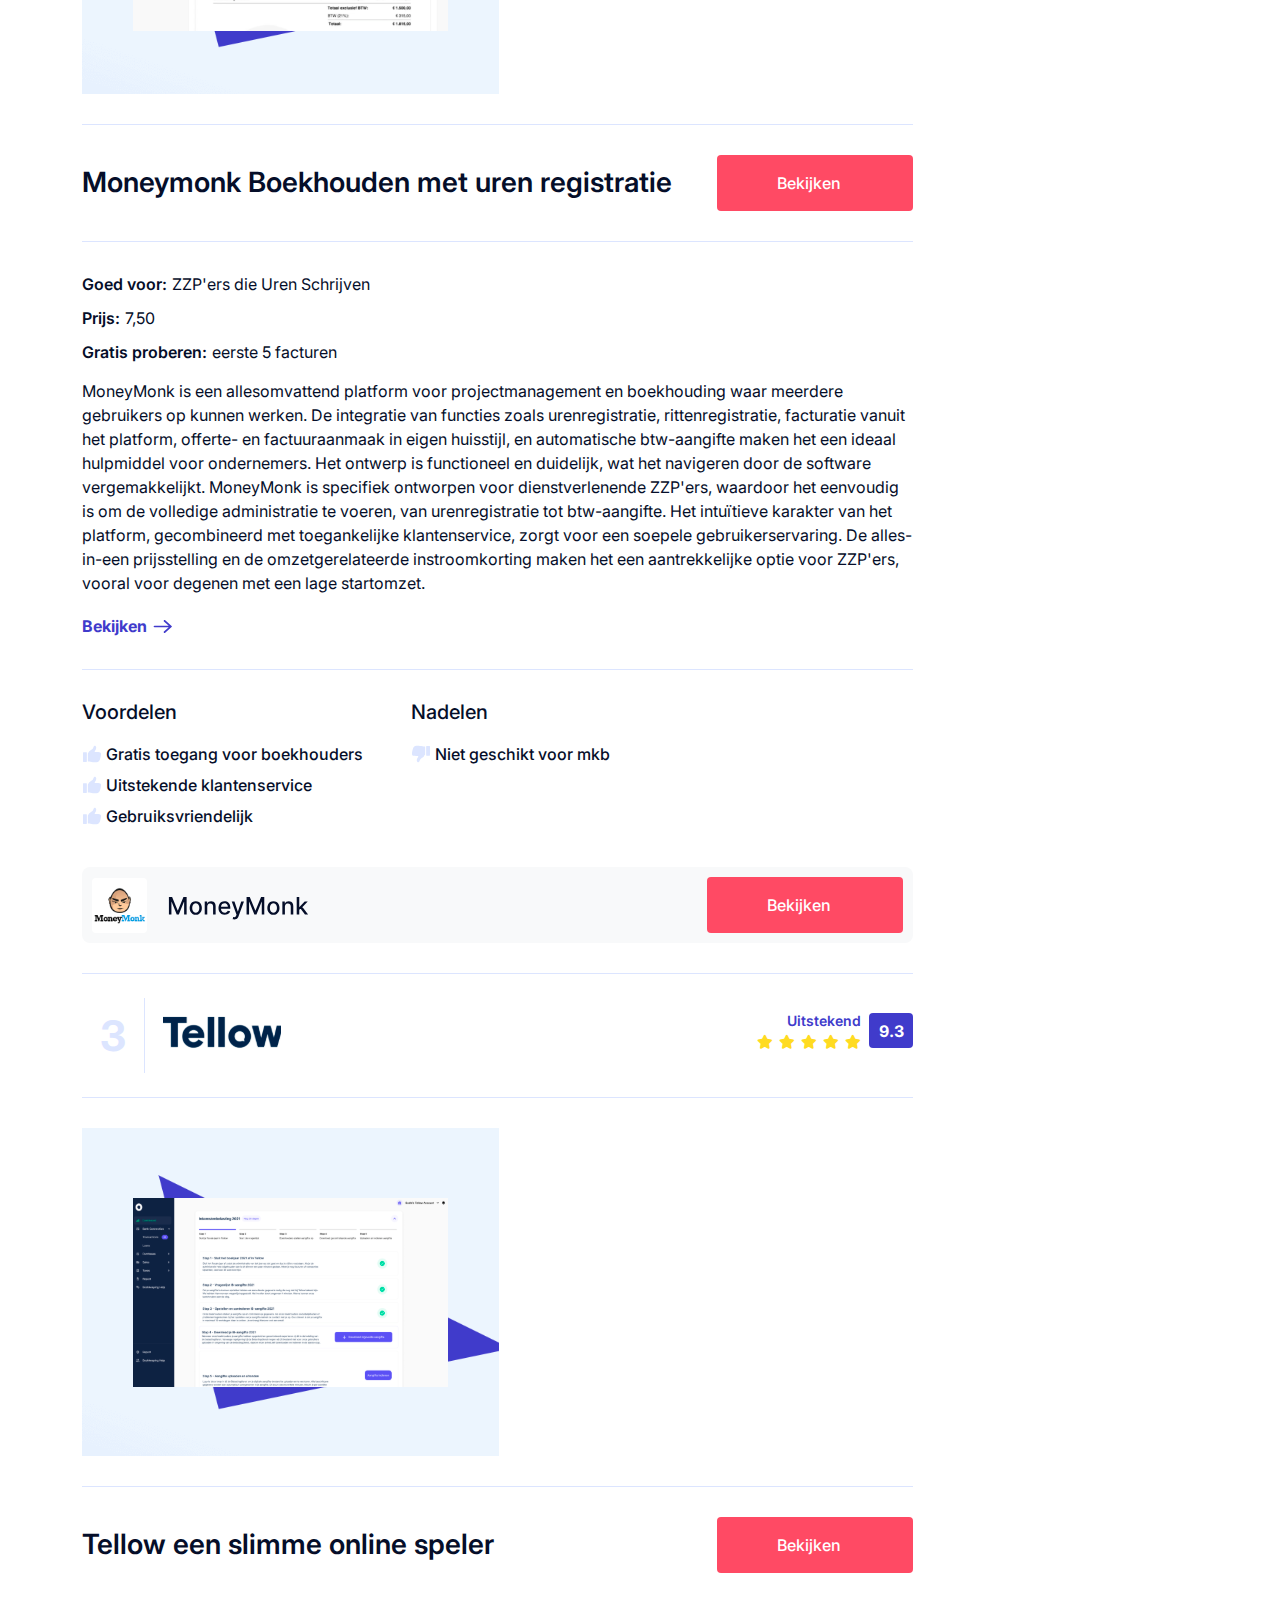
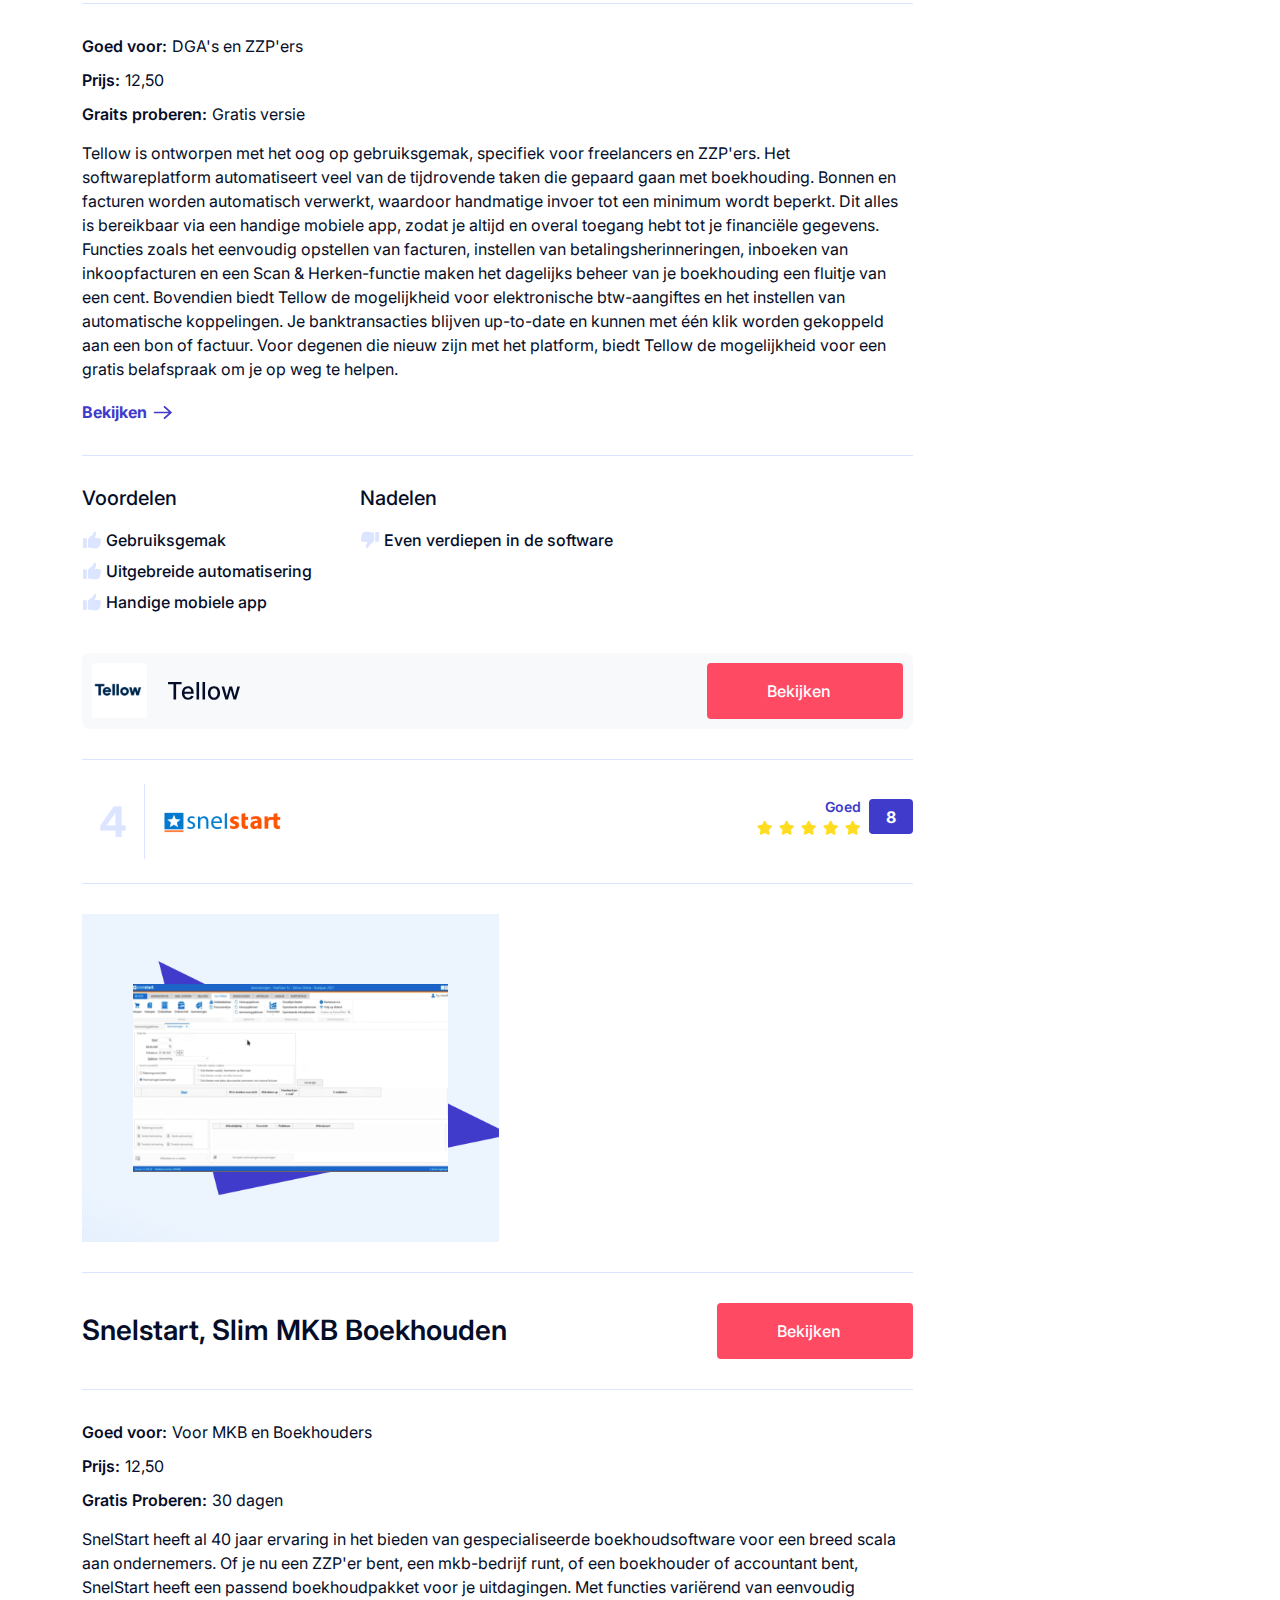
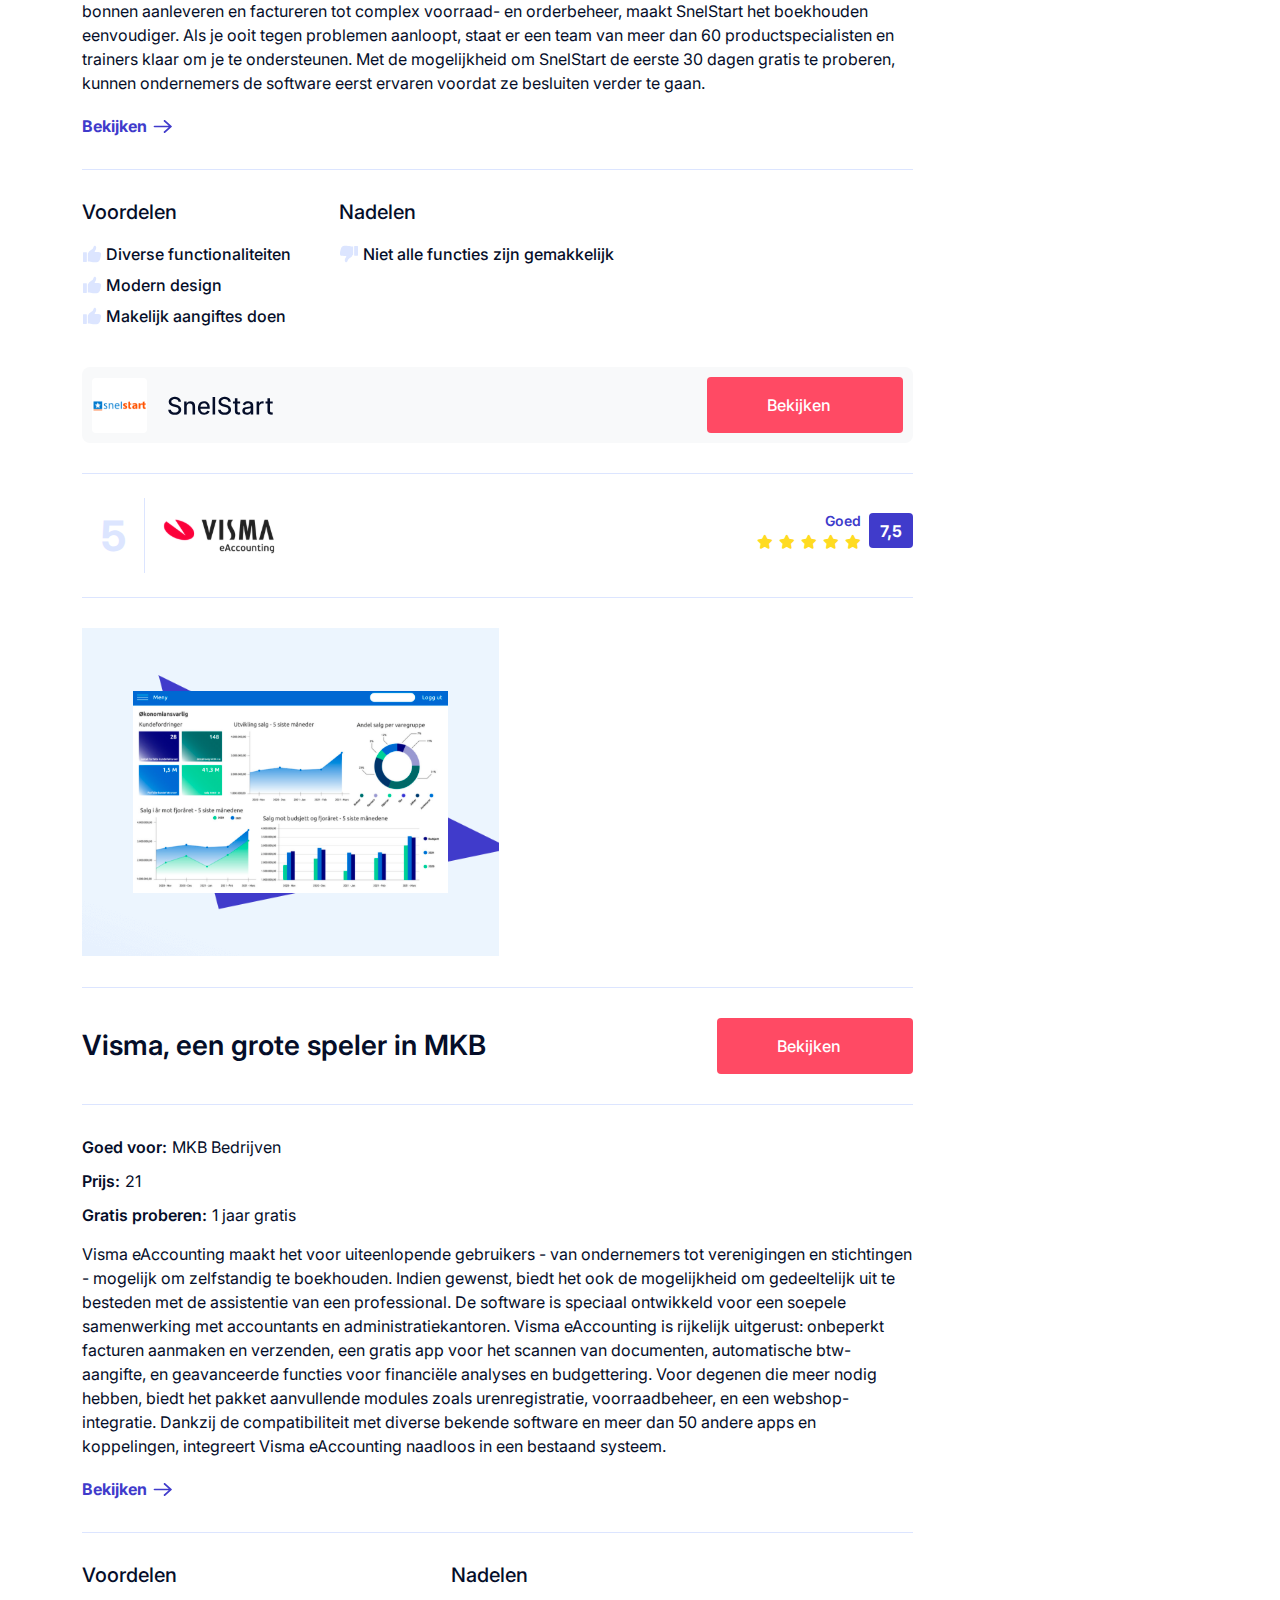
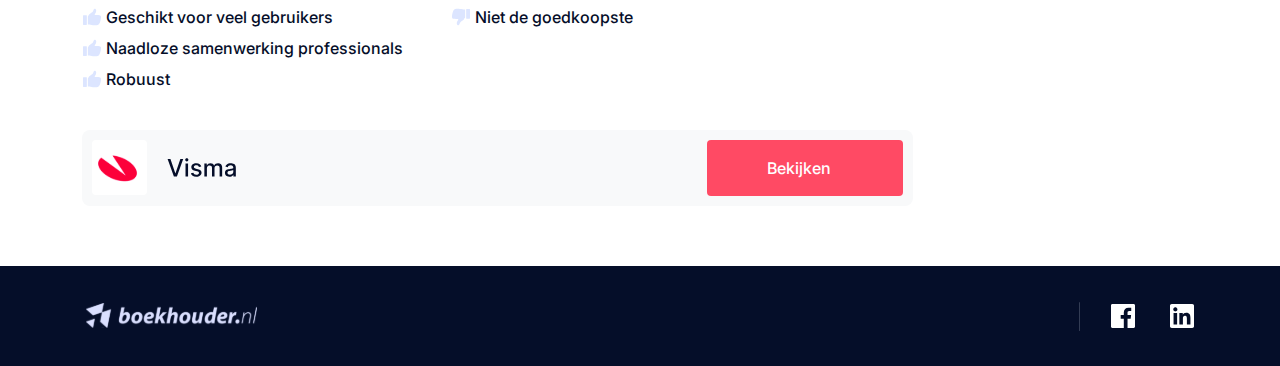
<file: goedkoopste-boekhoudprogramma.html>
<!DOCTYPE html>
<html lang="en">

<head>
    <title>Top 5 Goedkoopste Boekhoudprogramma's van 2023</title>
    <meta name="keywords" content="boekhouder" />
    <meta name="description" content="boekhouder" />
    <meta name="viewport" content="width=device-width, initial-scale=1, maximum-scale=1" />
    <!-- FavIcon CSS -->
    <link rel="icon" href="favicon.png" type="image/gif" sizes="16x16">
    <!--Google Fonts CSS-->
    <link rel="preconnect" href="https://fonts.googleapis.com">
    <link rel="preconnect" href="https://fonts.gstatic.com" crossorigin>
    <link href="https://fonts.googleapis.com/css2?family=Inter:wght@100;200;300;400;500;600;700;800;900&display=swap" rel="stylesheet">
    <!--Font Awesome 3Icon CSS-->
    <link rel="stylesheet" type="text/css" href="https://cdnjs.cloudflare.com/ajax/libs/font-awesome/6.4.0/css/all.min.css">
    <!--Bootstrap CSS-->
    <link rel="stylesheet" type="text/css" href="assets/css/bootstrap.min.css">
    <!-- Main Style CSS  -->
    <link rel="stylesheet" type="text/css" href="assets/css/style.css">
    <!-- Click Tracking  -->
    <script>
      window.clickmagick_cmc = {
          uid: '164024',
          hid: '959571356',
          cmc_project: 'goedkoopste-boekhoudprogramma',
          vid_info: 'on',
      }
  </script>
  <script src='//cdn.clkmc.com/cmc.js'></script>
    
    <!-- Hotjar Tracking Code for Boekhouder -->
    <script> s
      (function(h, o, t, j, a, r) {
        h.hj = h.hj || function() {
          (h.hj.q = h.hj.q || []).push(arguments)
        };
        h._hjSettings = {
          hjid: 3686871,
          hjsv: 6
        };
        a = o.getElementsByTagName('head')[0];
        r = o.createElement('script');
        r.async = 1;
        r.src = t + h._hjSettings.hjid + j + h._hjSettings.hjsv;
        a.appendChild(r);
      })(window, document, 'https://static.hotjar.com/c/hotjar-', '.js?sv=');
    </script>
    <!-- Google Tag Manager -->
<script>(function(w,d,s,l,i){w[l]=w[l]||[];w[l].push({'gtm.start':
  new Date().getTime(),event:'gtm.js'});var f=d.getElementsByTagName(s)[0],
  j=d.createElement(s),dl=l!='dataLayer'?'&l='+l:'';j.async=true;j.src=
  'https://www.googletagmanager.com/gtm.js?id='+i+dl;f.parentNode.insertBefore(j,f);
  })(window,document,'script','dataLayer','GTM-NJ6HR28V');</script>
  <!-- End Google Tag Manager -->
    <!-- CB script -->
  <script type="text/javascript">!function(e,t){(e=t.createElement("script")).src="https://cdn.convertbox.com/convertbox/js/embed.js",e.id="app-convertbox-script",e.async=true,e.dataset.uuid="9e017464-cd14-479b-aa50-7feece7d5cb1",document.getElementsByTagName("head")[0].appendChild(e)}(window,document);</script>
</head>
<body>
    
    <!-- hearer-area start -->
    <header class="header-area">
        <div class="header-top">
            <div class="container">
                <div class="d-flex align-items-center justify-content-between">
                    <div class="logo">
                        <a href="#">
                            <img src="assets/img/logo.svg" alt="">
                                
                        </a>
                    </div>
                    <div>
                        <a href="#" class="talk-btn">Reviews</a>
                    </div>
                </div>
            </div>
        </div>
        <div class="header-bottom">
            <div class="container">
                <nav>
                    <ol class="breadcrumb m-0">
                        <li class="breadcrumb-item  font-16"><a href="#">Home</a></li>
                        <li class="font-16 p8"><svg xmlns="http://www.w3.org/2000/svg" width="14" height="15"
                                viewBox="0 0 14 15" fill="none">
                                <path
                                    d="M4.16475 2.65024C4.11212 2.59455 4.07098 2.52904 4.04367 2.45745C4.01636 2.38586 4.00342 2.30959 4.00559 2.233C4.00776 2.1564 4.02499 2.08099 4.0563 2.01105C4.08761 1.94112 4.13239 1.87804 4.18809 1.82541C4.24378 1.77278 4.30929 1.73164 4.38088 1.70433C4.45247 1.67702 4.52874 1.66408 4.60533 1.66625C4.68193 1.66842 4.75734 1.68565 4.82728 1.71696C4.89721 1.74827 4.96029 1.79305 5.01292 1.84874L9.97125 7.09874C10.0736 7.20705 10.1307 7.35045 10.1307 7.49949C10.1307 7.64854 10.0736 7.79194 9.97125 7.90024L5.01292 13.1508C4.96064 13.2077 4.89757 13.2537 4.82738 13.286C4.75719 13.3184 4.68128 13.3364 4.60405 13.3392C4.52682 13.3419 4.44981 13.3293 4.3775 13.302C4.30519 13.2747 4.23902 13.2334 4.18284 13.1803C4.12665 13.1273 4.08157 13.0636 4.0502 12.9929C4.01884 12.9223 4.00182 12.8462 4.00014 12.7689C3.99846 12.6916 4.01214 12.6148 4.0404 12.5429C4.06866 12.471 4.11093 12.4054 4.16475 12.3499L8.74509 7.49949L4.16475 2.65024Z"
                                    fill="#545764" />
                            </svg></li>
                        <li class="breadcrumb-item font-16 active" aria-current="page">Boekhoudprogramma</li>
                    </ol>
                </nav>

            </div>
        </div>
    </header>
    <!-- hearer-area end -->

    <main>
        <section class="main-wrapper">

            <!-- banner-area start -->
            <div class="banner-area">
                <div class="container">
                    <div class="row">
                        <div class="col-xl-7 col-lg-10">
                            <div class="banner-discription f-column-reverse">
                                <h3 class="banner-sub-heading">
                                    Goedkoopste Software Keuze in 2023:
                                </h3>
                                <h1 class="banner-heading lg-block">Goedkoopste Top 5 Boekhoudprogramma's
                                </h1>
                                <p class="banner-content lg-block">
                                    Geen stress en altijd op de hoogte met de beste online boekhoudprogramma's. Dit zijn de beste en goedkoopste boekhoudprogramma's volgens de <b>experts</b> van Boekhouder.nl
                                </p>
                                <div class="update-btn">
                                    <button>
                                        <svg class="lg-block" width="14" height="10" viewBox="0 0 14 10" fill="none"
                                            xmlns="http://www.w3.org/2000/svg">
                                            <path
                                                d="M5.5015 7.37817L12.3958 0.483887L13.4564 1.54454L5.5015 9.49947L0.728516 4.72655L1.78917 3.6659L5.5015 7.37817Z"
                                                fill="#403BCB" />
                                        </svg>
                                        <svg class="sm-block" width="16" height="16" viewBox="0 0 16 16" fill="none"
                                            xmlns="http://www.w3.org/2000/svg">
                                            <rect width="16" height="16" rx="8" fill="#403BCB" />
                                            <path
                                                d="M7.12501 10.1177L13.0833 4L14 4.94118L7.12501 12L3 7.76473L3.91666 6.82356L7.12501 10.1177Z"
                                                fill="white" />
                                        </svg>
                                        <p class="font-14"> Laatste Update <span class="font-600">Okt 2023</span></p>
                                    </button>
                                </div>
                            </div>
                        </div>
                    </div>
                </div>
            </div>
            <!-- banner-area end -->
            <div class="banner-bottom">
                <div class="container">
                    <div class="row">
                        <div class="col-lg-9  col-md-8">
                            <div class="left-wrapper-area">
                       
                                <div class="left-wrapper mb-20">
                                    <a class="overlay" href="https://software.boekhouder.nl/goedkoopste-boekhoudprogramma?cmc_goal=a&cmc_ref=eb-g&cmc_redir=https%3A%2F%2Fwww.e-boekhouden.nl%2Fgeschikt-voor-iedereen%3Fc%3Daff_boekhouder_ad_beste-goedkoop%26utm_source%3Dboekhouder.nl%26utm_medium%3Daffiliate%26utm_campaign%3Dgoogle-ads%26utm_content%3Dbeste-boekhoudprogramma-goedkoop" target="__blank"></a>
                                    <button class="award">
                                        <svg width="12" height="12" viewBox="0 0 12 12" fill="none"
                                            xmlns="http://www.w3.org/2000/svg">
                                            <g clip-path="url(#clip0_207_1118)">
                                                <path fill-rule="evenodd" clip-rule="evenodd"
                                                    d="M11.3996 5.96175C11.3452 7.47855 10.7636 10.4353 9.55641 10.7545C8.25881 11.0985 7.31961 11.1305 5.07241 10.6409C4.60681 10.5697 4.13721 10.5313 3.66601 10.5265C3.62498 10.5255 3.586 10.5084 3.55743 10.4789C3.52886 10.4495 3.51299 10.41 3.51321 10.3689V5.60015C3.51274 5.57633 3.51793 5.55274 3.52836 5.53132C3.53879 5.5099 3.55417 5.49126 3.57321 5.47695C3.87881 5.25935 4.06201 4.68895 4.39161 4.39455C5.01081 3.84095 5.48361 3.67535 5.89881 3.36255C6.61241 2.82335 6.74361 2.13935 6.97001 1.60255C7.15561 1.16255 7.46121 0.848948 7.91881 1.05295C8.38041 1.25935 8.86201 2.09775 8.28361 3.28975C8.11561 3.63615 7.87481 3.88815 7.65321 4.49935C7.60281 4.64095 7.59081 4.86575 7.75321 4.85535C8.65921 4.78713 9.56935 4.79516 10.474 4.87935C10.7361 4.91052 10.9768 5.03917 11.1483 5.23973C11.3198 5.44028 11.4095 5.69805 11.3996 5.96175ZM2.91321 10.4689V5.26815C2.91321 5.2269 2.90507 5.18605 2.88926 5.14795C2.87345 5.10985 2.85028 5.07525 2.82108 5.04612C2.79187 5.01698 2.7572 4.9939 2.71906 4.97819C2.68092 4.96248 2.64006 4.95444 2.59881 4.95455H0.913209C0.830037 4.95455 0.750272 4.98759 0.691461 5.0464C0.632649 5.10521 0.599609 5.18498 0.599609 5.26815V10.4689C0.600028 10.5521 0.633177 10.6317 0.691875 10.6905C0.750573 10.7494 0.830094 10.7827 0.913209 10.7833H2.59961C2.68286 10.7829 2.76259 10.7497 2.82146 10.6908C2.88033 10.6319 2.91279 10.5522 2.91321 10.4689Z"
                                                    fill="white" />
                                            </g>
                                            <defs>
                                                <clipPath id="clip0_207_1118">
                                                    <rect width="12" height="12" fill="white" />
                                                </clipPath>
                                            </defs>
                                        </svg>
                                        <span>Onze Keuze</span>
                                    </button>
                                    <div class="numbering"> 1 </div>
                                    
                                    <div class="account-single-wrapper">
                                        <div class="winning">
                                        
                                            <div class="top-img sm-flex  p-sm-15">
                                                    
                                                <img src="assets/img/e-book.svg" alt="e-Boekhouden">
                                         
                                                    
                                                <div class="bottom-img lg-block">
                                                    <img src="assets/img/bookframe.svg" alt="e-Boekhouden">
                                                </div>
                                                <div class="score-wrapper">
                                                    <div class="exceptional-area sm-block">
                                                        <div class="score-area-h">
                                                            <div class="score-content text-end">
                                                                <p class="font-14 font-600 blue-color">Uitstekend</p>
                                                                <p class="score-icon">
                                                                    <i class="fas fa-star"></i>
                                                                    <i class="fas fa-star"></i>
                                                                    <i class="fas fa-star"></i>
                                                                    <i class="fas fa-star"></i>
                                                                    <i class="fas fa-star"></i>
                                                                </p>
                                                            </div>
                                                            <div class="score-num"> 9.9 </div>
                                                        </div>
                                                        <div class="score-card">
                                                            <ul>
                                                                <li>
                                                                    <div class="score-card-c">
                                                                        <h3 class="font-20 mb-1">Populariteit</h3>
                                                                        <p class="font-16 gray-color font-400"> Op basis van afgelopen maand </p>
                                                                    </div>
                                                                    <div class="score-card-num"> 9.9 </div>
                                                                </li>
                                                                <li>
                                                                    <div class="score-card-c">
                                                                        <h3 class="font-20 mb-1">Review score</h3>
                                                                        <p class="font-16 gray-color font-400">Op basis van Trustpilot</p>
                                                                    </div>
                                                                    <div class="score-card-num"> 9.3 </div>
                                                                </li>
                                                                <li>
                                                                    <div class="score-card-c">
                                                                        <h3 class="font-20 mb-1">Starters Nu Gratis</h3>
                                                                        <p class="font-16 gray-color font-400">
                                                                            e-Boekhouden.nl

                                                                            <a href="https://software.boekhouder.nl/goedkoopste-boekhoudprogramma?cmc_goal=a&cmc_ref=eb-g&cmc_redir=https%3A%2F%2Fwww.e-boekhouden.nl%2Fgeschikt-voor-iedereen%3Fc%3Daff_boekhouder_ad_beste-goedkoop%26utm_source%3Dboekhouder.nl%26utm_medium%3Daffiliate%26utm_campaign%3Dgoogle-ads%26utm_content%3Dbeste-boekhoudprogramma-goedkoop"
                                                                                class="text-decoration-underline gray-color ">
                                                                                Proberen </a>
                                                                        </p>
                                                                    </div>
                                                                    <div class="score-card-num"> 9.3 </div>
                                                                </li>
                                                            </ul>
                                                        </div>
                                                    </div>
                                                </div>
                                            </div>
                                       
                                            <div class="account-content-review p-sm-15">
                                                <h3 class="account-title font-22">e-Boekhouden.nl- nr1 (ZZP &BV) 💰 15mnd Gratis </h3>
                                                <div class="review-by">
                                                    <p class="font-14 font-500">
                                                        <span class="blue-color">1,511 reviews</span> bij
                                                    </p>
                                                    <svg width="72" height="17" viewBox="0 0 72 17" fill="none"
                                                        xmlns="http://www.w3.org/2000/svg">
                                                        <g clip-path="url(#clip0_185_128)">
                                                            <mask id="mask0_185_128" style="mask-type:luminance"
                                                                maskUnits="userSpaceOnUse" x="0" y="0" width="72" height="17">
                                                                <path d="M0 0H72V16.9542H0V0Z" fill="white" />
                                                            </mask>
                                                            <g mask="url(#mask0_185_128)">
                                                                <path
                                                                    d="M18.9224 6.125H26.2127V7.40613H23.3462V14.6081H21.7698V7.40613H18.916V6.125H18.9224ZM25.9012 8.46574H27.2487V9.65116H27.2741C27.3186 9.48349 27.4012 9.32186 27.522 9.16619C27.6428 9.01051 27.7889 8.86088 27.9606 8.73515C28.1322 8.60346 28.3228 8.50172 28.5326 8.41784C28.7423 8.34009 28.9584 8.29815 29.1745 8.29815C29.3398 8.29815 29.4605 8.30419 29.5241 8.31015C29.5877 8.3161 29.6512 8.3281 29.7211 8.33405V9.63917C29.6194 9.62122 29.5177 9.60922 29.4097 9.59723C29.3017 9.58523 29.2 9.57928 29.0983 9.57928C28.8567 9.57928 28.6279 9.62717 28.4118 9.71701C28.1957 9.80675 28.0114 9.94448 27.8525 10.1181C27.6936 10.2977 27.5665 10.5132 27.4711 10.7766C27.3758 11.04 27.3313 11.3393 27.3313 11.6806V14.602H25.8949V8.46574H25.9012ZM36.325 14.6081H34.914V13.752H34.8885C34.7106 14.0633 34.4499 14.3087 34.1004 14.4943C33.7508 14.6799 33.3949 14.7757 33.0326 14.7757C32.1745 14.7757 31.5517 14.5781 31.1703 14.177C30.7889 13.7759 30.5983 13.1713 30.5983 12.3631V8.46574H32.0347V12.2314C32.0347 12.7702 32.1428 13.1533 32.3652 13.3749C32.5813 13.5963 32.8927 13.7101 33.2869 13.7101C33.5919 13.7101 33.8398 13.6682 34.0431 13.5783C34.2465 13.4886 34.4119 13.3749 34.5325 13.2251C34.6597 13.0815 34.7486 12.9019 34.8059 12.6983C34.8631 12.4947 34.8885 12.2733 34.8885 12.0338V8.47178H36.325V14.6081ZM38.772 12.6384C38.8165 13.0336 38.9754 13.3089 39.2486 13.4706C39.5284 13.6262 39.8588 13.7101 40.2466 13.7101C40.38 13.7101 40.5326 13.6981 40.7042 13.6802C40.8696 13.6622 41.0319 13.6239 41.1872 13.5664C41.3398 13.5125 41.4606 13.4287 41.5623 13.3209C41.6576 13.2131 41.702 13.0755 41.6957 12.9019C41.6893 12.7282 41.6194 12.5846 41.4923 12.4768C41.3652 12.363 41.2063 12.2793 41.0093 12.2074C40.7893 12.1343 40.5641 12.0763 40.3356 12.0338C40.0813 11.9859 39.8271 11.932 39.5665 11.8782C39.2995 11.8242 39.0389 11.7524 38.7911 11.6746C38.5431 11.5968 38.3207 11.4891 38.1236 11.3513C37.9266 11.2196 37.7678 11.046 37.6534 10.8365C37.5326 10.627 37.4754 10.3695 37.4754 10.0582C37.4754 9.72296 37.5644 9.44759 37.736 9.22012C37.9075 8.99256 38.13 8.81298 38.3907 8.67526C38.6576 8.53762 38.9499 8.44183 39.2741 8.38194C39.5983 8.3281 39.9097 8.29815 40.2021 8.29815C40.539 8.29815 40.8631 8.33405 41.1682 8.39998C41.4733 8.46574 41.7529 8.57352 42.0008 8.72919C42.2487 8.87883 42.4521 9.07644 42.6173 9.31591C42.7826 9.55538 42.8843 9.84869 42.9287 10.1899H41.4288C41.3589 9.86664 41.2063 9.64512 40.9585 9.53734C40.7105 9.4236 40.4245 9.36976 40.1067 9.36976C40.005 9.36976 39.8843 9.37571 39.7444 9.39366C39.6103 9.41084 39.4782 9.44094 39.3503 9.48349C39.2296 9.52543 39.1279 9.59127 39.0389 9.67507C38.9563 9.75886 38.9119 9.86664 38.9119 10.0044C38.9119 10.1719 38.9754 10.3036 39.0962 10.4055C39.2169 10.5072 39.3758 10.591 39.5728 10.6629C39.7928 10.736 40.018 10.794 40.2466 10.8365C40.5008 10.8844 40.7614 10.9382 41.0283 10.9921C41.2889 11.046 41.5432 11.1178 41.7974 11.1957C42.0517 11.2735 42.2741 11.3813 42.4712 11.5189C42.6682 11.6566 42.827 11.8242 42.9478 12.0278C43.0686 12.2314 43.1321 12.4888 43.1321 12.7881C43.1321 13.1533 43.0432 13.4586 42.8652 13.7161C42.6873 13.9675 42.4584 14.177 42.1788 14.3326C41.8991 14.4883 41.5813 14.6081 41.2381 14.6799C40.902 14.7509 40.5589 14.787 40.2148 14.7877C39.8017 14.7877 39.4203 14.7457 39.0707 14.656C38.7211 14.5661 38.416 14.4345 38.1618 14.2608C37.9075 14.0813 37.7041 13.8597 37.558 13.5963C37.4118 13.3329 37.3355 13.0156 37.3228 12.6504H38.772V12.6384ZM43.5135 8.46574H44.6004V6.62188H46.0368V8.46574H47.3334V9.47754H46.0368V12.7582C46.0368 12.9019 46.0432 13.0216 46.0559 13.1293C46.0686 13.2312 46.1003 13.3209 46.1449 13.3928C46.1893 13.4646 46.2593 13.5185 46.3546 13.5544C46.45 13.5903 46.5707 13.6083 46.736 13.6083C46.8376 13.6083 46.9393 13.6083 47.041 13.6023C47.1427 13.5963 47.2444 13.5844 47.3461 13.5604V14.6081C47.1873 14.626 47.0283 14.638 46.8822 14.656C46.7296 14.6739 46.5771 14.6799 46.4181 14.6799C46.0368 14.6799 45.7317 14.644 45.5029 14.5781C45.2741 14.5123 45.0898 14.4105 44.9626 14.2788C44.8292 14.1471 44.7466 13.9855 44.6957 13.7879C44.6461 13.5653 44.6185 13.3389 44.6131 13.1114V9.48945H43.5262V8.46574H43.5135ZM48.3503 8.46574H49.7105V9.29787H49.736C49.9394 8.93872 50.219 8.68725 50.5813 8.53158C50.9436 8.37599 51.3313 8.29815 51.7571 8.29815C52.272 8.29815 52.7169 8.38194 53.0983 8.55557C53.4796 8.72315 53.7974 8.95666 54.0517 9.25602C54.3059 9.55538 54.4902 9.90254 54.6173 10.2977C54.7445 10.6928 54.808 11.1178 54.808 11.5668C54.808 11.9799 54.7508 12.381 54.6364 12.7641C54.522 13.1533 54.3504 13.4945 54.1216 13.7939C53.8927 14.0932 53.6004 14.3267 53.2444 14.5063C52.8885 14.6859 52.4754 14.7757 51.9924 14.7757C51.7814 14.7756 51.5708 14.7575 51.3631 14.7218C51.1557 14.6859 50.9531 14.6276 50.7593 14.5482C50.5686 14.4704 50.3842 14.3686 50.2254 14.2429C50.0602 14.1172 49.9267 13.9735 49.8122 13.8118H49.7868V16.877H48.3503V8.46574ZM53.3715 11.5429C53.3715 11.2675 53.3335 10.9981 53.2571 10.7347C53.1809 10.4713 53.0665 10.2438 52.914 10.0403C52.765 9.84064 52.5718 9.67506 52.3482 9.55538C52.1194 9.4356 51.8588 9.36976 51.5665 9.36976C50.9627 9.36976 50.505 9.56728 50.1999 9.96243C49.8948 10.3576 49.7423 10.8844 49.7423 11.5429C49.7423 11.8542 49.7804 12.1415 49.8631 12.405C49.9457 12.6684 50.0602 12.8959 50.2254 13.0875C50.3842 13.2791 50.575 13.4287 50.7974 13.5365C51.0198 13.6502 51.2805 13.7041 51.5729 13.7041C51.9034 13.7041 52.1767 13.6382 52.4055 13.5125C52.6342 13.3868 52.8186 13.2192 52.9648 13.0216C53.1147 12.8132 53.2225 12.5796 53.2826 12.3331C53.3398 12.0757 53.3715 11.8123 53.3715 11.5429ZM55.9075 6.125H57.344V7.40613H55.9075V6.125ZM55.9075 8.46574H57.344V14.6081H55.9075V8.46574ZM58.6279 6.125H60.0644V14.6081H58.6279V6.125ZM64.469 14.7757C63.9478 14.7757 63.4838 14.6919 63.077 14.5302C62.6703 14.3686 62.3271 14.1411 62.041 13.8597C61.7614 13.5724 61.5453 13.2312 61.3991 12.836C61.2529 12.4409 61.1767 12.0039 61.1767 11.5309C61.1767 11.064 61.2529 10.6329 61.3991 10.2378C61.5453 9.84274 61.7614 9.50144 62.041 9.21408C62.3207 8.92672 62.6703 8.7052 63.077 8.54357C63.4838 8.38194 63.9478 8.29815 64.469 8.29815C64.9902 8.29815 65.4542 8.38194 65.861 8.54357C66.2677 8.7052 66.611 8.93276 66.897 9.21408C67.1766 9.50144 67.3927 9.84274 67.539 10.2378C67.6851 10.6329 67.7614 11.064 67.7614 11.5309C67.7614 12.0039 67.6851 12.4409 67.539 12.836C67.3927 13.2312 67.1766 13.5724 66.897 13.8597C66.6174 14.1471 66.2677 14.3686 65.861 14.5302C65.4542 14.6919 64.9902 14.7757 64.469 14.7757ZM64.469 13.7041C64.7868 13.7041 65.0665 13.6382 65.3017 13.5125C65.5368 13.3868 65.7275 13.2192 65.88 13.0156C66.0325 12.812 66.1406 12.5786 66.2169 12.3212C66.2868 12.0637 66.325 11.8003 66.325 11.5309C66.325 11.2675 66.2868 11.0101 66.2169 10.7467C66.1516 10.4968 66.0372 10.2611 65.88 10.0523C65.7275 9.84869 65.5368 9.68706 65.3017 9.56133C65.0665 9.4356 64.7868 9.36976 64.469 9.36976C64.1512 9.36976 63.8716 9.4356 63.6364 9.56133C63.4012 9.68706 63.2105 9.85464 63.058 10.0523C62.9055 10.2557 62.7974 10.4833 62.7212 10.7467C62.6512 11.0101 62.6131 11.2675 62.6131 11.5309C62.6131 11.8003 62.6512 12.0637 62.7212 12.3212C62.791 12.5786 62.9055 12.812 63.058 13.0156C63.2105 13.2192 63.4012 13.3868 63.6364 13.5125C63.8716 13.6442 64.1512 13.7041 64.469 13.7041ZM68.1808 8.46574H69.2678V6.62188H70.7042V8.46574H72.0008V9.47754H70.7042V12.7582C70.7042 12.9019 70.7106 13.0216 70.7233 13.1293C70.7359 13.2312 70.7677 13.3209 70.8123 13.3928C70.8567 13.4646 70.9267 13.5185 71.022 13.5544C71.1174 13.5903 71.2381 13.6083 71.4033 13.6083C71.505 13.6083 71.6067 13.6083 71.7084 13.6023C71.8101 13.5963 71.9118 13.5844 72.0135 13.5604V14.6081C71.8546 14.626 71.6957 14.638 71.5495 14.656C71.397 14.6739 71.2444 14.6799 71.0855 14.6799C70.7042 14.6799 70.3991 14.644 70.1703 14.5781C69.9415 14.5123 69.7572 14.4105 69.63 14.2788C69.4966 14.1471 69.4139 13.9855 69.3631 13.7879C69.3135 13.5653 69.2859 13.3389 69.2805 13.1114V9.48945H68.1936V8.46574H68.1808Z"
                                                                    fill="#050E29" />
                                                                <path
                                                                    d="M17.2436 6.12505H10.6589L8.62497 0.222168L6.58467 6.12505L0 6.11901L5.33259 9.7709L3.29229 15.6677L8.62497 12.0219L13.9513 15.6677L11.9173 9.7709L17.2436 6.12496V6.12505Z"
                                                                    fill="#04DA8D" />
                                                                <path
                                                                    d="M12.375 11.1061L11.9174 9.771L8.625 12.022L12.375 11.1061Z"
                                                                    fill="#126849" />
                                                            </g>
                                                        </g>
                                                        <defs>
                                                            <clipPath id="clip0_185_128">
                                                                <rect width="72" height="17" fill="white" />
                                                            </clipPath>
                                                        </defs>
                                                    </svg>
                                                </div>
                                                <ul>
                                                    <li>
                                                        <svg width="18" height="19" viewBox="0 0 18 19" fill="none"
                                                            xmlns="http://www.w3.org/2000/svg">
                                                            <path
                                                                d="M7.5015 11.8782L14.3958 4.98389L15.4564 6.04454L7.5015 13.9995L2.72852 9.22655L3.78917 8.1659L7.5015 11.8782Z"
                                                                fill="#403BCB" />
                                                        </svg>
                                                        <span class="font-16p">300,000+ gebruikers</span>
                                                    </li>
                                                    <li>
                                                        <svg width="18" height="19" viewBox="0 0 18 19" fill="none"
                                                            xmlns="http://www.w3.org/2000/svg">
                                                            <path
                                                                d="M7.5015 11.8782L14.3958 4.98389L15.4564 6.04454L7.5015 13.9995L2.72852 9.22655L3.78917 8.1659L7.5015 11.8782Z"
                                                                fill="#403BCB" />
                                                        </svg>
                                                        <span class="font-16p">Alle boekhoud functies</span>
                                                    </li>
                                                    <li>
                                                        <svg width="18" height="19" viewBox="0 0 18 19" fill="none"
                                                            xmlns="http://www.w3.org/2000/svg">
                                                            <path
                                                                d="M7.5015 11.8782L14.3958 4.98389L15.4564 6.04454L7.5015 13.9995L2.72852 9.22655L3.78917 8.1659L7.5015 11.8782Z"
                                                                fill="#403BCB" />
                                                        </svg>
                                                        <span class="font-16p">💰 <span style="text-decoration: underline;">Starters 15 mnd Gratis</span></span>

                                                    </li>
                                                </ul>
                                            </div>
                                        </div>
                                    </div>
                                    <!-- account-single-wrapper -->
                                    <div class="score-wrapper">
                                        <div class="exceptional-area lg-block">
                                          <div class="score-area-h">
                                            <div class="score-content text-end">
                                              <p class="font-14 font-600 blue-color">Uitstekend</p>
                                              <p class="score-icon">
                                                <i class="fas fa-star"></i>
                                                <i class="fas fa-star"></i>
                                                <i class="fas fa-star"></i>
                                                <i class="fas fa-star"></i>
                                                <i class="fas fa-star"></i>
                                              </p>
                                            </div>
                                            <div class="score-num"> 9.9 </div>
                                          </div>
                                          <div class="score-card">
                                            <ul>
                                              <li>
                                                <div class="score-card-c">
                                                  <h3 class="font-20 mb-1">Populariteit</h3>
                                                  <p class="font-16 gray-color font-400"> Op basis van afgelopen maand </p>
                                                </div>
                                                <div class="score-card-num"> 9.9 </div>
                                              </li>
                                              <li>
                                                <div class="score-card-c">
                                                  <h3 class="font-20 mb-1">Reputatie onder ZZP'ers</h3>
                                                  <p class="font-16 gray-color font-400">Basis van 1500+ Reviews Analyse </p>
                                                </div>
                                                <div class="score-card-num"> 9.3 </div>
                                              </li>
                                              <li>
                                                <div class="score-card-c">
                                                  <h3 class="font-20 mb-1">Nu Gratis Proberen</h3>
                                                  <p class="font-16 gray-color font-400"> 100% Vrijblijvend <a href="index.html" class="text-decoration-underline gray-color "> claim korting </a>
                                                  </p>
                                              </li>
                                            </ul>
                                          </div>
                                        </div>
                                        <div class="p-sm-15">
                                          <a class="visit-btn" href="https://software.boekhouder.nl/goedkoopste-boekhoudprogramma?cmc_goal=a&cmc_ref=eb-g&cmc_redir=https%3A%2F%2Fwww.e-boekhouden.nl%2Fgeschikt-voor-iedereen%3Fc%3Daff_boekhouder_ad_beste-goedkoop%26utm_source%3Dboekhouder.nl%26utm_medium%3Daffiliate%26utm_campaign%3Dgoogle-ads%26utm_content%3Dbeste-boekhoudprogramma-goedkoop" target="__blank">
                                            <span>Bekijken</span>
                                            <div class="arrow-icon">
                                              <svg width="24" height="24" viewBox="0 0 24 24" fill="none" xmlns="http://www.w3.org/2000/svg">
                                                <path fill-rule="evenodd" clip-rule="evenodd" d="M12.8372 5.42774L12.9131 5.3524C13.2421 5.06411 13.7598 5.04193 14.1178 5.28587L14.2037 5.3524L20.5918 10.9505L20.6296 10.9857L20.6799 11.04L20.7453 11.1289L20.7941 11.2191L20.8264 11.3033L20.8528 11.4216L20.8591 11.516L20.8566 11.5762L20.8406 11.6766L20.8137 11.7657L20.7736 11.8545L20.7259 11.9325L20.6586 12.0162L20.5918 12.0815L14.2037 17.6797C13.8473 17.992 13.2695 17.992 12.9131 17.6797C12.5842 17.3914 12.5589 16.9378 12.8372 16.624L12.9131 16.5487L17.7417 12.3158H3.52001C3.016 12.3158 2.60742 11.9577 2.60742 11.516C2.60742 11.0744 3.016 10.7163 3.52001 10.7163H17.7435L12.9131 6.4834C12.5842 6.1951 12.5589 5.74147 12.8372 5.42774L12.9131 5.3524L12.8372 5.42774Z" fill="white" />
                                              </svg>
                                            </div>
                                          </a>
                                        </div>
                                      </div>
                                      <!-- score-wrapper -->
                                    </div>
                                    <!-- left-wrapper -->
                                    <div class="left-wrapper mb-20">
                                      <a class="overlay" href="https://software.boekhouder.nl/beste-boekhoudprogramma?cmc_project=bookkeeping%20software&cmc_goal=a&cmc_ref=tw&cmc_redir=https%3A%2F%2Fwww.tellow.nl%2F%3Futm_source%3Dboekhouder.nl%26utm_medium%3Daffiliate%26utm_campaign%3Dboekhouder.nl" target="__blank"></a>
                                      <div class="numbering"> 2 </div>
                                      <div class="account-single-wrapper">
                                        <div class="winning">
                                          <div class="top-img sm-flex  p-sm-15">
                                            <img src="assets/img/tellow.svg" alt="tellow">
                                            <div class="bottom-img lg-block">
                                              <img src="assets/img/tellowframe.svg" alt="tellow">
                                            </div>
                                            <div class="score-wrapper">
                                              <div class="exceptional-area sm-block">
                                                <div class="score-area-h">
                                                  <div class="score-content text-end">
                                                    <p class="font-14 font-600 blue-color">Uitstekend</p>
                                                    <p class="score-icon">
                                                      <i class="fas fa-star"></i>
                                                      <i class="fas fa-star"></i>
                                                      <i class="fas fa-star"></i>
                                                      <i class="fas fa-star"></i>
                                                      <i class="fas fa-star"></i>
                                                    </p>
                                                  </div>
                                                  <div class="score-num"> 9.3 </div>
                                                </div>
                                                <div class="score-card">
                                                  <ul>
                                                    <li>
                                                      <div class="score-card-c">
                                                        <h3 class="font-20 mb-1">Populariteit</h3>
                                                        <p class="font-16 gray-color font-400">Klatenvertellen Reviews</p>
                                                      </div>
                                                      <div class="score-card-num"> 9 </div>
                                                    </li>
                                                    <li>
                                                      <div class="score-card-c">
                                                        <h3 class="font-20 mb-1">Merk Reputatie</h3>
                                                        <p class="font-16 gray-color font-400">Gebaseerd op reviews</p>
                                                      </div>
                                                      <div class="score-card-num"> 9.3 </div>
                                                    </li>
                                                    <li>
                                                      <div class="score-card-c">
                                                        <h3 class="font-20 mb-1">Functies en koppelingen</h3>
                                                        <p class="font-16 gray-color font-400"> Basis van <span class="text-decoration-underline">research</span>
                                                        </p>
                                                      </div>
                                                      <div class="score-card-num"> 9.3 </div>
                                                    </li>
                                                  </ul>
                                                </div>
                                              </div>
                                            </div>
                                            <!-- score-wrapper -->
                                          </div>
                                          <div class="account-content-review   p-sm-15  ">
                                            <h3 class="account-title font-22">Tellow- Slim Boekhouden 12,99</h3>
                                            <div class="review-by">
                                              <p class="font-14 font-500">
                                                <span class="blue-color">749 reviews</span> bij
                                              </p>
                                              <svg width="72" height="17" viewBox="0 0 72 17" fill="none" xmlns="http://www.w3.org/2000/svg">
                                                <g clip-path="url(#clip0_185_128)">
                                                  <mask id="mask0_185_128" style="mask-type:luminance" maskUnits="userSpaceOnUse" x="0" y="0" width="72" height="17">
                                                    <path d="M0 0H72V16.9542H0V0Z" fill="white" />
                                                  </mask>
                                                  <g mask="url(#mask0_185_128)">
                                                    <path d="M18.9224 6.125H26.2127V7.40613H23.3462V14.6081H21.7698V7.40613H18.916V6.125H18.9224ZM25.9012 8.46574H27.2487V9.65116H27.2741C27.3186 9.48349 27.4012 9.32186 27.522 9.16619C27.6428 9.01051 27.7889 8.86088 27.9606 8.73515C28.1322 8.60346 28.3228 8.50172 28.5326 8.41784C28.7423 8.34009 28.9584 8.29815 29.1745 8.29815C29.3398 8.29815 29.4605 8.30419 29.5241 8.31015C29.5877 8.3161 29.6512 8.3281 29.7211 8.33405V9.63917C29.6194 9.62122 29.5177 9.60922 29.4097 9.59723C29.3017 9.58523 29.2 9.57928 29.0983 9.57928C28.8567 9.57928 28.6279 9.62717 28.4118 9.71701C28.1957 9.80675 28.0114 9.94448 27.8525 10.1181C27.6936 10.2977 27.5665 10.5132 27.4711 10.7766C27.3758 11.04 27.3313 11.3393 27.3313 11.6806V14.602H25.8949V8.46574H25.9012ZM36.325 14.6081H34.914V13.752H34.8885C34.7106 14.0633 34.4499 14.3087 34.1004 14.4943C33.7508 14.6799 33.3949 14.7757 33.0326 14.7757C32.1745 14.7757 31.5517 14.5781 31.1703 14.177C30.7889 13.7759 30.5983 13.1713 30.5983 12.3631V8.46574H32.0347V12.2314C32.0347 12.7702 32.1428 13.1533 32.3652 13.3749C32.5813 13.5963 32.8927 13.7101 33.2869 13.7101C33.5919 13.7101 33.8398 13.6682 34.0431 13.5783C34.2465 13.4886 34.4119 13.3749 34.5325 13.2251C34.6597 13.0815 34.7486 12.9019 34.8059 12.6983C34.8631 12.4947 34.8885 12.2733 34.8885 12.0338V8.47178H36.325V14.6081ZM38.772 12.6384C38.8165 13.0336 38.9754 13.3089 39.2486 13.4706C39.5284 13.6262 39.8588 13.7101 40.2466 13.7101C40.38 13.7101 40.5326 13.6981 40.7042 13.6802C40.8696 13.6622 41.0319 13.6239 41.1872 13.5664C41.3398 13.5125 41.4606 13.4287 41.5623 13.3209C41.6576 13.2131 41.702 13.0755 41.6957 12.9019C41.6893 12.7282 41.6194 12.5846 41.4923 12.4768C41.3652 12.363 41.2063 12.2793 41.0093 12.2074C40.7893 12.1343 40.5641 12.0763 40.3356 12.0338C40.0813 11.9859 39.8271 11.932 39.5665 11.8782C39.2995 11.8242 39.0389 11.7524 38.7911 11.6746C38.5431 11.5968 38.3207 11.4891 38.1236 11.3513C37.9266 11.2196 37.7678 11.046 37.6534 10.8365C37.5326 10.627 37.4754 10.3695 37.4754 10.0582C37.4754 9.72296 37.5644 9.44759 37.736 9.22012C37.9075 8.99256 38.13 8.81298 38.3907 8.67526C38.6576 8.53762 38.9499 8.44183 39.2741 8.38194C39.5983 8.3281 39.9097 8.29815 40.2021 8.29815C40.539 8.29815 40.8631 8.33405 41.1682 8.39998C41.4733 8.46574 41.7529 8.57352 42.0008 8.72919C42.2487 8.87883 42.4521 9.07644 42.6173 9.31591C42.7826 9.55538 42.8843 9.84869 42.9287 10.1899H41.4288C41.3589 9.86664 41.2063 9.64512 40.9585 9.53734C40.7105 9.4236 40.4245 9.36976 40.1067 9.36976C40.005 9.36976 39.8843 9.37571 39.7444 9.39366C39.6103 9.41084 39.4782 9.44094 39.3503 9.48349C39.2296 9.52543 39.1279 9.59127 39.0389 9.67507C38.9563 9.75886 38.9119 9.86664 38.9119 10.0044C38.9119 10.1719 38.9754 10.3036 39.0962 10.4055C39.2169 10.5072 39.3758 10.591 39.5728 10.6629C39.7928 10.736 40.018 10.794 40.2466 10.8365C40.5008 10.8844 40.7614 10.9382 41.0283 10.9921C41.2889 11.046 41.5432 11.1178 41.7974 11.1957C42.0517 11.2735 42.2741 11.3813 42.4712 11.5189C42.6682 11.6566 42.827 11.8242 42.9478 12.0278C43.0686 12.2314 43.1321 12.4888 43.1321 12.7881C43.1321 13.1533 43.0432 13.4586 42.8652 13.7161C42.6873 13.9675 42.4584 14.177 42.1788 14.3326C41.8991 14.4883 41.5813 14.6081 41.2381 14.6799C40.902 14.7509 40.5589 14.787 40.2148 14.7877C39.8017 14.7877 39.4203 14.7457 39.0707 14.656C38.7211 14.5661 38.416 14.4345 38.1618 14.2608C37.9075 14.0813 37.7041 13.8597 37.558 13.5963C37.4118 13.3329 37.3355 13.0156 37.3228 12.6504H38.772V12.6384ZM43.5135 8.46574H44.6004V6.62188H46.0368V8.46574H47.3334V9.47754H46.0368V12.7582C46.0368 12.9019 46.0432 13.0216 46.0559 13.1293C46.0686 13.2312 46.1003 13.3209 46.1449 13.3928C46.1893 13.4646 46.2593 13.5185 46.3546 13.5544C46.45 13.5903 46.5707 13.6083 46.736 13.6083C46.8376 13.6083 46.9393 13.6083 47.041 13.6023C47.1427 13.5963 47.2444 13.5844 47.3461 13.5604V14.6081C47.1873 14.626 47.0283 14.638 46.8822 14.656C46.7296 14.6739 46.5771 14.6799 46.4181 14.6799C46.0368 14.6799 45.7317 14.644 45.5029 14.5781C45.2741 14.5123 45.0898 14.4105 44.9626 14.2788C44.8292 14.1471 44.7466 13.9855 44.6957 13.7879C44.6461 13.5653 44.6185 13.3389 44.6131 13.1114V9.48945H43.5262V8.46574H43.5135ZM48.3503 8.46574H49.7105V9.29787H49.736C49.9394 8.93872 50.219 8.68725 50.5813 8.53158C50.9436 8.37599 51.3313 8.29815 51.7571 8.29815C52.272 8.29815 52.7169 8.38194 53.0983 8.55557C53.4796 8.72315 53.7974 8.95666 54.0517 9.25602C54.3059 9.55538 54.4902 9.90254 54.6173 10.2977C54.7445 10.6928 54.808 11.1178 54.808 11.5668C54.808 11.9799 54.7508 12.381 54.6364 12.7641C54.522 13.1533 54.3504 13.4945 54.1216 13.7939C53.8927 14.0932 53.6004 14.3267 53.2444 14.5063C52.8885 14.6859 52.4754 14.7757 51.9924 14.7757C51.7814 14.7756 51.5708 14.7575 51.3631 14.7218C51.1557 14.6859 50.9531 14.6276 50.7593 14.5482C50.5686 14.4704 50.3842 14.3686 50.2254 14.2429C50.0602 14.1172 49.9267 13.9735 49.8122 13.8118H49.7868V16.877H48.3503V8.46574ZM53.3715 11.5429C53.3715 11.2675 53.3335 10.9981 53.2571 10.7347C53.1809 10.4713 53.0665 10.2438 52.914 10.0403C52.765 9.84064 52.5718 9.67506 52.3482 9.55538C52.1194 9.4356 51.8588 9.36976 51.5665 9.36976C50.9627 9.36976 50.505 9.56728 50.1999 9.96243C49.8948 10.3576 49.7423 10.8844 49.7423 11.5429C49.7423 11.8542 49.7804 12.1415 49.8631 12.405C49.9457 12.6684 50.0602 12.8959 50.2254 13.0875C50.3842 13.2791 50.575 13.4287 50.7974 13.5365C51.0198 13.6502 51.2805 13.7041 51.5729 13.7041C51.9034 13.7041 52.1767 13.6382 52.4055 13.5125C52.6342 13.3868 52.8186 13.2192 52.9648 13.0216C53.1147 12.8132 53.2225 12.5796 53.2826 12.3331C53.3398 12.0757 53.3715 11.8123 53.3715 11.5429ZM55.9075 6.125H57.344V7.40613H55.9075V6.125ZM55.9075 8.46574H57.344V14.6081H55.9075V8.46574ZM58.6279 6.125H60.0644V14.6081H58.6279V6.125ZM64.469 14.7757C63.9478 14.7757 63.4838 14.6919 63.077 14.5302C62.6703 14.3686 62.3271 14.1411 62.041 13.8597C61.7614 13.5724 61.5453 13.2312 61.3991 12.836C61.2529 12.4409 61.1767 12.0039 61.1767 11.5309C61.1767 11.064 61.2529 10.6329 61.3991 10.2378C61.5453 9.84274 61.7614 9.50144 62.041 9.21408C62.3207 8.92672 62.6703 8.7052 63.077 8.54357C63.4838 8.38194 63.9478 8.29815 64.469 8.29815C64.9902 8.29815 65.4542 8.38194 65.861 8.54357C66.2677 8.7052 66.611 8.93276 66.897 9.21408C67.1766 9.50144 67.3927 9.84274 67.539 10.2378C67.6851 10.6329 67.7614 11.064 67.7614 11.5309C67.7614 12.0039 67.6851 12.4409 67.539 12.836C67.3927 13.2312 67.1766 13.5724 66.897 13.8597C66.6174 14.1471 66.2677 14.3686 65.861 14.5302C65.4542 14.6919 64.9902 14.7757 64.469 14.7757ZM64.469 13.7041C64.7868 13.7041 65.0665 13.6382 65.3017 13.5125C65.5368 13.3868 65.7275 13.2192 65.88 13.0156C66.0325 12.812 66.1406 12.5786 66.2169 12.3212C66.2868 12.0637 66.325 11.8003 66.325 11.5309C66.325 11.2675 66.2868 11.0101 66.2169 10.7467C66.1516 10.4968 66.0372 10.2611 65.88 10.0523C65.7275 9.84869 65.5368 9.68706 65.3017 9.56133C65.0665 9.4356 64.7868 9.36976 64.469 9.36976C64.1512 9.36976 63.8716 9.4356 63.6364 9.56133C63.4012 9.68706 63.2105 9.85464 63.058 10.0523C62.9055 10.2557 62.7974 10.4833 62.7212 10.7467C62.6512 11.0101 62.6131 11.2675 62.6131 11.5309C62.6131 11.8003 62.6512 12.0637 62.7212 12.3212C62.791 12.5786 62.9055 12.812 63.058 13.0156C63.2105 13.2192 63.4012 13.3868 63.6364 13.5125C63.8716 13.6442 64.1512 13.7041 64.469 13.7041ZM68.1808 8.46574H69.2678V6.62188H70.7042V8.46574H72.0008V9.47754H70.7042V12.7582C70.7042 12.9019 70.7106 13.0216 70.7233 13.1293C70.7359 13.2312 70.7677 13.3209 70.8123 13.3928C70.8567 13.4646 70.9267 13.5185 71.022 13.5544C71.1174 13.5903 71.2381 13.6083 71.4033 13.6083C71.505 13.6083 71.6067 13.6083 71.7084 13.6023C71.8101 13.5963 71.9118 13.5844 72.0135 13.5604V14.6081C71.8546 14.626 71.6957 14.638 71.5495 14.656C71.397 14.6739 71.2444 14.6799 71.0855 14.6799C70.7042 14.6799 70.3991 14.644 70.1703 14.5781C69.9415 14.5123 69.7572 14.4105 69.63 14.2788C69.4966 14.1471 69.4139 13.9855 69.3631 13.7879C69.3135 13.5653 69.2859 13.3389 69.2805 13.1114V9.48945H68.1936V8.46574H68.1808Z" fill="#050E29" />
                                                    <path d="M17.2436 6.12505H10.6589L8.62497 0.222168L6.58467 6.12505L0 6.11901L5.33259 9.7709L3.29229 15.6677L8.62497 12.0219L13.9513 15.6677L11.9173 9.7709L17.2436 6.12496V6.12505Z" fill="#04DA8D" />
                                                    <path d="M12.375 11.1061L11.9174 9.771L8.625 12.022L12.375 11.1061Z" fill="#126849" />
                                                  </g>
                                                </g>
                                                <defs>
                                                  <clipPath id="clip0_185_128">
                                                    <rect width="72" height="17" fill="white" />
                                                  </clipPath>
                                                </defs>
                                              </svg>
                                            </div>
                                            <ul>
                                              <li>
                                                <svg width="18" height="19" viewBox="0 0 18 19" fill="none" xmlns="http://www.w3.org/2000/svg">
                                                  <path d="M7.5015 11.8782L14.3958 4.98389L15.4564 6.04454L7.5015 13.9995L2.72852 9.22655L3.78917 8.1659L7.5015 11.8782Z" fill="#403BCB" />
                                                </svg>
                                                <span class="font-16p">Zeer modern</span>
                                              </li>
                                              <li>
                                                <svg width="18" height="19" viewBox="0 0 18 19" fill="none" xmlns="http://www.w3.org/2000/svg">
                                                  <path d="M7.5015 11.8782L14.3958 4.98389L15.4564 6.04454L7.5015 13.9995L2.72852 9.22655L3.78917 8.1659L7.5015 11.8782Z" fill="#403BCB" />
                                                </svg>
                                                <span class="font-16p">AI Integratie</span>
                                              </li>
                                              <li>
                                                <svg width="18" height="19" viewBox="0 0 18 19" fill="none" xmlns="http://www.w3.org/2000/svg">
                                                  <path d="M7.5015 11.8782L14.3958 4.98389L15.4564 6.04454L7.5015 13.9995L2.72852 9.22655L3.78917 8.1659L7.5015 11.8782Z" fill="#403BCB" />
                                                </svg>
                                                <span class="font-16p">Incl Boekhouder mogelijk</span>
                                              </li>
                                            </ul>
                                          </div>
                                          <!-- account-content-review -->
                                        </div>
                                      </div>
                                      <!-- account-single-wrapper -->
                                      <div class="score-wrapper">
                                        <div class="exceptional-area lg-block">
                                          <div class="score-area-h">
                                            <div class="score-content text-end">
                                              <p class="font-14 font-600 blue-color">Uitstekend</p>
                                              <p class="score-icon">
                                                <i class="fas fa-star"></i>
                                                <i class="fas fa-star"></i>
                                                <i class="fas fa-star"></i>
                                                <i class="fas fa-star"></i>
                                                <i class="fas fa-star"></i>
                                              </p>
                                            </div>
                                            <div class="score-num"> 9.3 </div>
                                          </div>
                                          <div class="score-card">
                                            <ul>
                                              <li>
                                                <div class="score-card-c">
                                                  <h3 class="font-20 mb-1">Populariteit</h3>
                                                  <p class="font-16 gray-color font-400"> Op basis van afgelopen maand </p>
                                                </div>
                                                <div class="score-card-num"> 9.9 </div>
                                              </li>
                                              <li>
                                                <div class="score-card-c">
                                                  <h3 class="font-20 mb-1">Reputatie onder ZZP'ers</h3>
                                                  <p class="font-16 gray-color font-400">Basis van 1500+ Reviews Analyse </p>
                                                </div>
                                                <div class="score-card-num"> 9.3 </div>
                                              </li>
                                              <li>
                                                <div class="score-card-c">
                                                  <h3 class="font-20 mb-1">Functies & Voordelen </h3>
                                                  <p class="font-16 gray-color font-400"> Proberen <a href="https://software.boekhouder.nl/beste-boekhoudprogramma?cmc_project=bookkeeping%20software&cmc_goal=a&cmc_ref=tw&cmc_redir=https%3A%2F%2Fwww.tellow.nl%2F%3Futm_source%3Dboekhouder.nl%26utm_medium%3Daffiliate%26utm_campaign%3Dboekhouder.nl" class="text-decoration-underline gray-color "> Gratis </a>
                                                  </p>
                                                </div>
                                                <div class="score-card-num"> 9.3 </div>
                                              </li>
                                            </ul>
                                          </div>
                                        </div>
                                        <div class="p-sm-15">
                                          <a class="visit-btn" href="https://software.boekhouder.nl/beste-boekhoudprogramma?cmc_project=bookkeeping%20software&cmc_goal=a&cmc_ref=tw&cmc_redir=https%3A%2F%2Fwww.tellow.nl%2F%3Futm_source%3Dboekhouder.nl%26utm_medium%3Daffiliate%26utm_campaign%3Dboekhouder.nl" target="__blank">
                                            <span>Bekijken</span>
                                            <div class="arrow-icon">
                                              <svg width="24" height="24" viewBox="0 0 24 24" fill="none" xmlns="http://www.w3.org/2000/svg">
                                                <path fill-rule="evenodd" clip-rule="evenodd" d="M12.8372 5.42774L12.9131 5.3524C13.2421 5.06411 13.7598 5.04193 14.1178 5.28587L14.2037 5.3524L20.5918 10.9505L20.6296 10.9857L20.6799 11.04L20.7453 11.1289L20.7941 11.2191L20.8264 11.3033L20.8528 11.4216L20.8591 11.516L20.8566 11.5762L20.8406 11.6766L20.8137 11.7657L20.7736 11.8545L20.7259 11.9325L20.6586 12.0162L20.5918 12.0815L14.2037 17.6797C13.8473 17.992 13.2695 17.992 12.9131 17.6797C12.5842 17.3914 12.5589 16.9378 12.8372 16.624L12.9131 16.5487L17.7417 12.3158H3.52001C3.016 12.3158 2.60742 11.9577 2.60742 11.516C2.60742 11.0744 3.016 10.7163 3.52001 10.7163H17.7435L12.9131 6.4834C12.5842 6.1951 12.5589 5.74147 12.8372 5.42774L12.9131 5.3524L12.8372 5.42774Z" fill="white" />
                                              </svg>
                                            </div>
                                          </a>
                                        </div>
                                      </div>
                                    </div>
                                    <!-- left-wrapper -->
                                    <div class="left-wrapper mb-20">
                                      <a class="overlay" href="
                                      https://software.boekhouder.nl/beste-boekhoudprogramma?cmc_goal=a&cmc_ref=mm&cmc_redir=https%3A%2F%2Fwww.moneymonk.nl%2Flp2%2Fboekhouder-nl%3Futm_source%3Dboekhouder-nl-2%26utm_medium%3Dpartner" target="__blank"></a>
                                      <div class="numbering"> 3 </div>
                                      <div class="account-single-wrapper">
                                        <div class="winning">
                                          <div class="top-img sm-flex  p-sm-15">
                                            <img src="assets/img/money.svg" alt="money">
                                            <div class="bottom-img lg-block">
                                              <img src="assets/img/moneyframe.svg" alt="money">
                                            </div>
                                            <div class="score-wrapper">
                                              <div class="exceptional-area sm-block">
                                                <div class="score-area-h">
                                                  <div class="score-content text-end">
                                                    <p class="font-14 font-600 blue-color">Uitstekend</p>
                                                    <p class="score-icon">
                                                      <i class="fas fa-star"></i>
                                                      <i class="fas fa-star"></i>
                                                      <i class="fas fa-star"></i>
                                                      <i class="fas fa-star"></i>
                                                      <i class="fas fa-star"></i>
                                                    </p>
                                                  </div>
                                                  <div class="score-num"> 9.9 </div>
                                                </div>
                                                <div class="score-card">
                                                  <ul>
                                                    <li>
                                                      <div class="score-card-c">
                                                        <h3 class="font-20 mb-1">Populariteit</h3>
                                                        <p class="font-16 gray-color font-400"> Op basis van afgelopen maand </p>
                                                      </div>
                                                      <div class="score-card-num"> 9.9 </div>
                                                    </li>
                                                    <li>
                                                      <div class="score-card-c">
                                                        <h3 class="font-20 mb-1">Reputatie onder ZZP'ers</h3>
                                                        <p class="font-16 gray-color font-400">Basis van 1500+ Reviews Analyse </p>
                                                      </div>
                                                      <div class="score-card-num"> 9.3 </div>
                                                    </li>
                                                    <li>
                                                      <div class="score-card-c">
                                                        <h3 class="font-20 mb-1">Probeer nu gratis </h3>
                                                        <p class="font-16 gray-color font-400"> Claim korting <a href="https://software.boekhouder.nl/beste-boekhoudprogramma?cmc_goal=a&cmc_ref=mm&cmc_redir=https%3A%2F%2Fwww.moneymonk.nl%2Flp2%2Fboekhouder-nl%3Futm_source%3Dboekhouder-nl-2%26utm_medium%3Dpartner" class="text-decoration-underline gray-color "> Expert </a>
                                                        </p>
                                                      </div>
                                                      <div class="score-card-num"> 9.3 </div>
                                                    </li>
                                                  </ul>
                                                </div>
                                              </div>
                                            </div>
                                          </div>
                                          <div class="account-content-review p-sm-15">
                                            <h3 class="account-title font-22">MoneyMonk- 7,50 per maand</h3>
                                            <div class="review-by">
                                              <p class="font-14 font-500">
                                                <span class="blue-color">638 reviews</span> bij
                                              </p>
                                              <svg width="72" height="17" viewBox="0 0 72 17" fill="none" xmlns="http://www.w3.org/2000/svg">
                                                <g clip-path="url(#clip0_185_128)">
                                                  <mask id="mask0_185_128" style="mask-type:luminance" maskUnits="userSpaceOnUse" x="0" y="0" width="72" height="17">
                                                    <path d="M0 0H72V16.9542H0V0Z" fill="white" />
                                                  </mask>
                                                  <g mask="url(#mask0_185_128)">
                                                    <path d="M18.9224 6.125H26.2127V7.40613H23.3462V14.6081H21.7698V7.40613H18.916V6.125H18.9224ZM25.9012 8.46574H27.2487V9.65116H27.2741C27.3186 9.48349 27.4012 9.32186 27.522 9.16619C27.6428 9.01051 27.7889 8.86088 27.9606 8.73515C28.1322 8.60346 28.3228 8.50172 28.5326 8.41784C28.7423 8.34009 28.9584 8.29815 29.1745 8.29815C29.3398 8.29815 29.4605 8.30419 29.5241 8.31015C29.5877 8.3161 29.6512 8.3281 29.7211 8.33405V9.63917C29.6194 9.62122 29.5177 9.60922 29.4097 9.59723C29.3017 9.58523 29.2 9.57928 29.0983 9.57928C28.8567 9.57928 28.6279 9.62717 28.4118 9.71701C28.1957 9.80675 28.0114 9.94448 27.8525 10.1181C27.6936 10.2977 27.5665 10.5132 27.4711 10.7766C27.3758 11.04 27.3313 11.3393 27.3313 11.6806V14.602H25.8949V8.46574H25.9012ZM36.325 14.6081H34.914V13.752H34.8885C34.7106 14.0633 34.4499 14.3087 34.1004 14.4943C33.7508 14.6799 33.3949 14.7757 33.0326 14.7757C32.1745 14.7757 31.5517 14.5781 31.1703 14.177C30.7889 13.7759 30.5983 13.1713 30.5983 12.3631V8.46574H32.0347V12.2314C32.0347 12.7702 32.1428 13.1533 32.3652 13.3749C32.5813 13.5963 32.8927 13.7101 33.2869 13.7101C33.5919 13.7101 33.8398 13.6682 34.0431 13.5783C34.2465 13.4886 34.4119 13.3749 34.5325 13.2251C34.6597 13.0815 34.7486 12.9019 34.8059 12.6983C34.8631 12.4947 34.8885 12.2733 34.8885 12.0338V8.47178H36.325V14.6081ZM38.772 12.6384C38.8165 13.0336 38.9754 13.3089 39.2486 13.4706C39.5284 13.6262 39.8588 13.7101 40.2466 13.7101C40.38 13.7101 40.5326 13.6981 40.7042 13.6802C40.8696 13.6622 41.0319 13.6239 41.1872 13.5664C41.3398 13.5125 41.4606 13.4287 41.5623 13.3209C41.6576 13.2131 41.702 13.0755 41.6957 12.9019C41.6893 12.7282 41.6194 12.5846 41.4923 12.4768C41.3652 12.363 41.2063 12.2793 41.0093 12.2074C40.7893 12.1343 40.5641 12.0763 40.3356 12.0338C40.0813 11.9859 39.8271 11.932 39.5665 11.8782C39.2995 11.8242 39.0389 11.7524 38.7911 11.6746C38.5431 11.5968 38.3207 11.4891 38.1236 11.3513C37.9266 11.2196 37.7678 11.046 37.6534 10.8365C37.5326 10.627 37.4754 10.3695 37.4754 10.0582C37.4754 9.72296 37.5644 9.44759 37.736 9.22012C37.9075 8.99256 38.13 8.81298 38.3907 8.67526C38.6576 8.53762 38.9499 8.44183 39.2741 8.38194C39.5983 8.3281 39.9097 8.29815 40.2021 8.29815C40.539 8.29815 40.8631 8.33405 41.1682 8.39998C41.4733 8.46574 41.7529 8.57352 42.0008 8.72919C42.2487 8.87883 42.4521 9.07644 42.6173 9.31591C42.7826 9.55538 42.8843 9.84869 42.9287 10.1899H41.4288C41.3589 9.86664 41.2063 9.64512 40.9585 9.53734C40.7105 9.4236 40.4245 9.36976 40.1067 9.36976C40.005 9.36976 39.8843 9.37571 39.7444 9.39366C39.6103 9.41084 39.4782 9.44094 39.3503 9.48349C39.2296 9.52543 39.1279 9.59127 39.0389 9.67507C38.9563 9.75886 38.9119 9.86664 38.9119 10.0044C38.9119 10.1719 38.9754 10.3036 39.0962 10.4055C39.2169 10.5072 39.3758 10.591 39.5728 10.6629C39.7928 10.736 40.018 10.794 40.2466 10.8365C40.5008 10.8844 40.7614 10.9382 41.0283 10.9921C41.2889 11.046 41.5432 11.1178 41.7974 11.1957C42.0517 11.2735 42.2741 11.3813 42.4712 11.5189C42.6682 11.6566 42.827 11.8242 42.9478 12.0278C43.0686 12.2314 43.1321 12.4888 43.1321 12.7881C43.1321 13.1533 43.0432 13.4586 42.8652 13.7161C42.6873 13.9675 42.4584 14.177 42.1788 14.3326C41.8991 14.4883 41.5813 14.6081 41.2381 14.6799C40.902 14.7509 40.5589 14.787 40.2148 14.7877C39.8017 14.7877 39.4203 14.7457 39.0707 14.656C38.7211 14.5661 38.416 14.4345 38.1618 14.2608C37.9075 14.0813 37.7041 13.8597 37.558 13.5963C37.4118 13.3329 37.3355 13.0156 37.3228 12.6504H38.772V12.6384ZM43.5135 8.46574H44.6004V6.62188H46.0368V8.46574H47.3334V9.47754H46.0368V12.7582C46.0368 12.9019 46.0432 13.0216 46.0559 13.1293C46.0686 13.2312 46.1003 13.3209 46.1449 13.3928C46.1893 13.4646 46.2593 13.5185 46.3546 13.5544C46.45 13.5903 46.5707 13.6083 46.736 13.6083C46.8376 13.6083 46.9393 13.6083 47.041 13.6023C47.1427 13.5963 47.2444 13.5844 47.3461 13.5604V14.6081C47.1873 14.626 47.0283 14.638 46.8822 14.656C46.7296 14.6739 46.5771 14.6799 46.4181 14.6799C46.0368 14.6799 45.7317 14.644 45.5029 14.5781C45.2741 14.5123 45.0898 14.4105 44.9626 14.2788C44.8292 14.1471 44.7466 13.9855 44.6957 13.7879C44.6461 13.5653 44.6185 13.3389 44.6131 13.1114V9.48945H43.5262V8.46574H43.5135ZM48.3503 8.46574H49.7105V9.29787H49.736C49.9394 8.93872 50.219 8.68725 50.5813 8.53158C50.9436 8.37599 51.3313 8.29815 51.7571 8.29815C52.272 8.29815 52.7169 8.38194 53.0983 8.55557C53.4796 8.72315 53.7974 8.95666 54.0517 9.25602C54.3059 9.55538 54.4902 9.90254 54.6173 10.2977C54.7445 10.6928 54.808 11.1178 54.808 11.5668C54.808 11.9799 54.7508 12.381 54.6364 12.7641C54.522 13.1533 54.3504 13.4945 54.1216 13.7939C53.8927 14.0932 53.6004 14.3267 53.2444 14.5063C52.8885 14.6859 52.4754 14.7757 51.9924 14.7757C51.7814 14.7756 51.5708 14.7575 51.3631 14.7218C51.1557 14.6859 50.9531 14.6276 50.7593 14.5482C50.5686 14.4704 50.3842 14.3686 50.2254 14.2429C50.0602 14.1172 49.9267 13.9735 49.8122 13.8118H49.7868V16.877H48.3503V8.46574ZM53.3715 11.5429C53.3715 11.2675 53.3335 10.9981 53.2571 10.7347C53.1809 10.4713 53.0665 10.2438 52.914 10.0403C52.765 9.84064 52.5718 9.67506 52.3482 9.55538C52.1194 9.4356 51.8588 9.36976 51.5665 9.36976C50.9627 9.36976 50.505 9.56728 50.1999 9.96243C49.8948 10.3576 49.7423 10.8844 49.7423 11.5429C49.7423 11.8542 49.7804 12.1415 49.8631 12.405C49.9457 12.6684 50.0602 12.8959 50.2254 13.0875C50.3842 13.2791 50.575 13.4287 50.7974 13.5365C51.0198 13.6502 51.2805 13.7041 51.5729 13.7041C51.9034 13.7041 52.1767 13.6382 52.4055 13.5125C52.6342 13.3868 52.8186 13.2192 52.9648 13.0216C53.1147 12.8132 53.2225 12.5796 53.2826 12.3331C53.3398 12.0757 53.3715 11.8123 53.3715 11.5429ZM55.9075 6.125H57.344V7.40613H55.9075V6.125ZM55.9075 8.46574H57.344V14.6081H55.9075V8.46574ZM58.6279 6.125H60.0644V14.6081H58.6279V6.125ZM64.469 14.7757C63.9478 14.7757 63.4838 14.6919 63.077 14.5302C62.6703 14.3686 62.3271 14.1411 62.041 13.8597C61.7614 13.5724 61.5453 13.2312 61.3991 12.836C61.2529 12.4409 61.1767 12.0039 61.1767 11.5309C61.1767 11.064 61.2529 10.6329 61.3991 10.2378C61.5453 9.84274 61.7614 9.50144 62.041 9.21408C62.3207 8.92672 62.6703 8.7052 63.077 8.54357C63.4838 8.38194 63.9478 8.29815 64.469 8.29815C64.9902 8.29815 65.4542 8.38194 65.861 8.54357C66.2677 8.7052 66.611 8.93276 66.897 9.21408C67.1766 9.50144 67.3927 9.84274 67.539 10.2378C67.6851 10.6329 67.7614 11.064 67.7614 11.5309C67.7614 12.0039 67.6851 12.4409 67.539 12.836C67.3927 13.2312 67.1766 13.5724 66.897 13.8597C66.6174 14.1471 66.2677 14.3686 65.861 14.5302C65.4542 14.6919 64.9902 14.7757 64.469 14.7757ZM64.469 13.7041C64.7868 13.7041 65.0665 13.6382 65.3017 13.5125C65.5368 13.3868 65.7275 13.2192 65.88 13.0156C66.0325 12.812 66.1406 12.5786 66.2169 12.3212C66.2868 12.0637 66.325 11.8003 66.325 11.5309C66.325 11.2675 66.2868 11.0101 66.2169 10.7467C66.1516 10.4968 66.0372 10.2611 65.88 10.0523C65.7275 9.84869 65.5368 9.68706 65.3017 9.56133C65.0665 9.4356 64.7868 9.36976 64.469 9.36976C64.1512 9.36976 63.8716 9.4356 63.6364 9.56133C63.4012 9.68706 63.2105 9.85464 63.058 10.0523C62.9055 10.2557 62.7974 10.4833 62.7212 10.7467C62.6512 11.0101 62.6131 11.2675 62.6131 11.5309C62.6131 11.8003 62.6512 12.0637 62.7212 12.3212C62.791 12.5786 62.9055 12.812 63.058 13.0156C63.2105 13.2192 63.4012 13.3868 63.6364 13.5125C63.8716 13.6442 64.1512 13.7041 64.469 13.7041ZM68.1808 8.46574H69.2678V6.62188H70.7042V8.46574H72.0008V9.47754H70.7042V12.7582C70.7042 12.9019 70.7106 13.0216 70.7233 13.1293C70.7359 13.2312 70.7677 13.3209 70.8123 13.3928C70.8567 13.4646 70.9267 13.5185 71.022 13.5544C71.1174 13.5903 71.2381 13.6083 71.4033 13.6083C71.505 13.6083 71.6067 13.6083 71.7084 13.6023C71.8101 13.5963 71.9118 13.5844 72.0135 13.5604V14.6081C71.8546 14.626 71.6957 14.638 71.5495 14.656C71.397 14.6739 71.2444 14.6799 71.0855 14.6799C70.7042 14.6799 70.3991 14.644 70.1703 14.5781C69.9415 14.5123 69.7572 14.4105 69.63 14.2788C69.4966 14.1471 69.4139 13.9855 69.3631 13.7879C69.3135 13.5653 69.2859 13.3389 69.2805 13.1114V9.48945H68.1936V8.46574H68.1808Z" fill="#050E29" />
                                                    <path d="M17.2436 6.12505H10.6589L8.62497 0.222168L6.58467 6.12505L0 6.11901L5.33259 9.7709L3.29229 15.6677L8.62497 12.0219L13.9513 15.6677L11.9173 9.7709L17.2436 6.12496V6.12505Z" fill="#04DA8D" />
                                                    <path d="M12.375 11.1061L11.9174 9.771L8.625 12.022L12.375 11.1061Z" fill="#126849" />
                                                  </g>
                                                </g>
                                                <defs>
                                                  <clipPath id="clip0_185_128">
                                                    <rect width="72" height="17" fill="white" />
                                                  </clipPath>
                                                </defs>
                                              </svg>
                                            </div>
                                            <ul>
                                              <li>
                                                <svg width="18" height="19" viewBox="0 0 18 19" fill="none" xmlns="http://www.w3.org/2000/svg">
                                                  <path d="M7.5015 11.8782L14.3958 4.98389L15.4564 6.04454L7.5015 13.9995L2.72852 9.22655L3.78917 8.1659L7.5015 11.8782Z" fill="#403BCB" />
                                                </svg>
                                                <span class="font-16p">Gemakkelijk in gebruik</span>
                                              </li>
                                              <li>
                                                <svg width="18" height="19" viewBox="0 0 18 19" fill="none" xmlns="http://www.w3.org/2000/svg">
                                                  <path d="M7.5015 11.8782L14.3958 4.98389L15.4564 6.04454L7.5015 13.9995L2.72852 9.22655L3.78917 8.1659L7.5015 11.8782Z" fill="#403BCB" />
                                                </svg>
                                                <span class="font-16p">Simpel Uren Bijhouden</span>
                                              </li>
                                              <li>
                                                <svg width="18" height="19" viewBox="0 0 18 19" fill="none" xmlns="http://www.w3.org/2000/svg">
                                                  <path d="M7.5015 11.8782L14.3958 4.98389L15.4564 6.04454L7.5015 13.9995L2.72852 9.22655L3.78917 8.1659L7.5015 11.8782Z" fill="#403BCB" />
                                                </svg>
                                                <span class="font-16p">Populair bij ZZP</span>
                                              </li>
                                            </ul>
                                          </div>
                                        </div>
                                      </div>
                                      <div class="score-wrapper">
                                        <div class="exceptional-area lg-block">
                                          <div class="score-area-h">
                                            <div class="score-content text-end">
                                              <p class="font-14 font-600 blue-color">Goed</p>
                                              <p class="score-icon">
                                                <i class="fas fa-star"></i>
                                                <i class="fas fa-star"></i>
                                                <i class="fas fa-star"></i>
                                                <i class="fas fa-star"></i>
                                                <i class="fas fa-star"></i>
                                              </p>
                                            </div>
                                            <div class="score-num"> 8.9 </div>
                                          </div>
                                          <div class="score-card">
                                            <ul>
                                              <li>
                                                <div class="score-card-c">
                                                  <h3 class="font-20 mb-1">Populariteit</h3>
                                                  <p class="font-16 gray-color font-400"> Op basis van afgelopen maand </p>
                                                </div>
                                                <div class="score-card-num"> 8 </div>
                                              </li>
                                              <li>
                                                <div class="score-card-c">
                                                  <h3 class="font-20 mb-1">Reputatie onder ZZP'ers</h3>
                                                  <p class="font-16 gray-color font-400">Basis van 1500+ Reviews Analyse </p>
                                                </div>
                                                <div class="score-card-num"> 9 </div>
                                              </li>
                                              <li>
                                                <div class="score-card-c">
                                                  <h3 class="font-20 mb-1">Gratis proberen </h3>
                                                  <p class="font-16 gray-color font-400"> Probeer Moneymonk <a href="
                                                    https://software.boekhouder.nl/beste-boekhoudprogramma?cmc_goal=a&cmc_ref=mm&cmc_redir=https%3A%2F%2Fwww.moneymonk.nl%2Flp2%2Fboekhouder-nl%3Futm_source%3Dboekhouder-nl-2%26utm_medium%3Dpartner" class="text-decoration-underline gray-color "> Nu Gratis </a>
                                                  </p>
                                                </div>
                                                
                                              </li>
                                            </ul>
                                          </div>
                                        </div>
                                        <div class="p-sm-15">
                                          <a class="visit-btn" href="
                                          https://software.boekhouder.nl/beste-boekhoudprogramma?cmc_goal=a&cmc_ref=mm&cmc_redir=https%3A%2F%2Fwww.moneymonk.nl%2Flp2%2Fboekhouder-nl%3Futm_source%3Dboekhouder-nl-2%26utm_medium%3Dpartner" target="__blank">
                                            <span>Bekijken</span>
                                            <div class="arrow-icon">
                                              <svg width="24" height="24" viewBox="0 0 24 24" fill="none" xmlns="http://www.w3.org/2000/svg">
                                                <path fill-rule="evenodd" clip-rule="evenodd" d="M12.8372 5.42774L12.9131 5.3524C13.2421 5.06411 13.7598 5.04193 14.1178 5.28587L14.2037 5.3524L20.5918 10.9505L20.6296 10.9857L20.6799 11.04L20.7453 11.1289L20.7941 11.2191L20.8264 11.3033L20.8528 11.4216L20.8591 11.516L20.8566 11.5762L20.8406 11.6766L20.8137 11.7657L20.7736 11.8545L20.7259 11.9325L20.6586 12.0162L20.5918 12.0815L14.2037 17.6797C13.8473 17.992 13.2695 17.992 12.9131 17.6797C12.5842 17.3914 12.5589 16.9378 12.8372 16.624L12.9131 16.5487L17.7417 12.3158H3.52001C3.016 12.3158 2.60742 11.9577 2.60742 11.516C2.60742 11.0744 3.016 10.7163 3.52001 10.7163H17.7435L12.9131 6.4834C12.5842 6.1951 12.5589 5.74147 12.8372 5.42774L12.9131 5.3524L12.8372 5.42774Z" fill="white" />
                                              </svg>
                                            </div>
                                          </a>
                                        </div>
                                      </div>
                                    </div>
                                    <!-- left-wrapper -->
                                    <div class="left-wrapper mb-20">
                                      <a class="overlay" href="https://software.boekhouder.nl/beste-boekhoudprogramma?cmc_goal=a&cmc_ref=ss&cmc_redir=https%3A%2F%2Fwww.snelstart.nl%2Fondernemer%2Finkaart%3Futm_source%3Dboekhouder.nl%26utm_medium%3Daffiliate%26utm_campaign%3Dinkaart-zzp" target="__blank"></a>
                                      <div class="numbering"> 4 </div>
                                      <div class="account-single-wrapper">
                                        <div class="winning">
                                          <div class="top-img sm-flex  p-sm-15">
                                            <img src="assets/img/snel.svg" alt="snel">
                                            <div class="bottom-img lg-block">
                                              <img src="assets/img/snelframe.svg" alt="snel">
                                            </div>
                                            <div class="score-wrapper">
                                              <div class="exceptional-area sm-block">
                                                <div class="score-area-h">
                                                  <div class="score-content text-end">
                                                    <p class="font-14 font-600 blue-color">Goed</p>
                                                    <p class="score-icon">
                                                      <i class="fas fa-star"></i>
                                                      <i class="fas fa-star"></i>
                                                      <i class="fas fa-star"></i>
                                                      <i class="fas fa-star"></i>
                                                      <i class="fas fa-star"></i>
                                                    </p>
                                                  </div>
                                                  <div class="score-num"> 8.9 </div>
                                                </div>
                                                <div class="score-card">
                                                  <ul>
                                                    <li>
                                                      <div class="score-card-c">
                                                        <h3 class="font-20 mb-1">Populariteit</h3>
                                                        <p class="font-16 gray-color font-400"> Positieve reviews </p>
                                                      </div>
                                                      <div class="score-card-num"> 8 </div>
                                                    </li>
                                                    <li>
                                                      <div class="score-card-c">
                                                        <h3 class="font-20 mb-1">Merk reputatie</h3>
                                                        <p class="font-16 gray-color font-400">Goed bij MKB en ZZP </p>
                                                      </div>
                                                      <div class="score-card-num"> 8</div>
                                                    </li>
                                                    <li>
                                                      <div class="score-card-c">
                                                        <h3 class="font-20 mb-1">Gratis proberen </h3>
                                                  <p class="font-16 gray-color font-400"> Probeer Snelstart vandaag <a href="
                                                    
                  https://software.boekhouder.nl/beste-boekhoudprogramma?cmc_goal=a&cmc_ref=ss&cmc_redir=https%3A%2F%2Fwww.snelstart.nl%2Fondernemer%2Finkaart%3Futm_source%3Dboekhouder.nl%26utm_medium%3Daffiliate%26utm_campaign%3Dinkaart-zzp" class="text-decoration-underline gray-color "> Nu Gratis </a>
                                                        </p>
                                                      </div>
                                                      <div class="score-card-num"> 9.3 </div>
                                                    </li>
                                                  </ul>
                                                </div>
                                              </div>
                                            </div>
                                          </div>
                                          <div class="account-content-review p-sm-15">
                                            <h3 class="account-title font-22">SnelStart- Goedkoop MKB 18,-</h3>
                                            <div class="review-by">
                                              <p class="font-14 font-500">
                                                <span class="blue-color">1258 reviews</span> bij
                                              </p>
                                              <svg width="72" height="17" viewBox="0 0 72 17" fill="none" xmlns="http://www.w3.org/2000/svg">
                                                <g clip-path="url(#clip0_185_128)">
                                                  <mask id="mask0_185_128" style="mask-type:luminance" maskUnits="userSpaceOnUse" x="0" y="0" width="72" height="17">
                                                    <path d="M0 0H72V16.9542H0V0Z" fill="white" />
                                                  </mask>
                                                  <g mask="url(#mask0_185_128)">
                                                    <path d="M18.9224 6.125H26.2127V7.40613H23.3462V14.6081H21.7698V7.40613H18.916V6.125H18.9224ZM25.9012 8.46574H27.2487V9.65116H27.2741C27.3186 9.48349 27.4012 9.32186 27.522 9.16619C27.6428 9.01051 27.7889 8.86088 27.9606 8.73515C28.1322 8.60346 28.3228 8.50172 28.5326 8.41784C28.7423 8.34009 28.9584 8.29815 29.1745 8.29815C29.3398 8.29815 29.4605 8.30419 29.5241 8.31015C29.5877 8.3161 29.6512 8.3281 29.7211 8.33405V9.63917C29.6194 9.62122 29.5177 9.60922 29.4097 9.59723C29.3017 9.58523 29.2 9.57928 29.0983 9.57928C28.8567 9.57928 28.6279 9.62717 28.4118 9.71701C28.1957 9.80675 28.0114 9.94448 27.8525 10.1181C27.6936 10.2977 27.5665 10.5132 27.4711 10.7766C27.3758 11.04 27.3313 11.3393 27.3313 11.6806V14.602H25.8949V8.46574H25.9012ZM36.325 14.6081H34.914V13.752H34.8885C34.7106 14.0633 34.4499 14.3087 34.1004 14.4943C33.7508 14.6799 33.3949 14.7757 33.0326 14.7757C32.1745 14.7757 31.5517 14.5781 31.1703 14.177C30.7889 13.7759 30.5983 13.1713 30.5983 12.3631V8.46574H32.0347V12.2314C32.0347 12.7702 32.1428 13.1533 32.3652 13.3749C32.5813 13.5963 32.8927 13.7101 33.2869 13.7101C33.5919 13.7101 33.8398 13.6682 34.0431 13.5783C34.2465 13.4886 34.4119 13.3749 34.5325 13.2251C34.6597 13.0815 34.7486 12.9019 34.8059 12.6983C34.8631 12.4947 34.8885 12.2733 34.8885 12.0338V8.47178H36.325V14.6081ZM38.772 12.6384C38.8165 13.0336 38.9754 13.3089 39.2486 13.4706C39.5284 13.6262 39.8588 13.7101 40.2466 13.7101C40.38 13.7101 40.5326 13.6981 40.7042 13.6802C40.8696 13.6622 41.0319 13.6239 41.1872 13.5664C41.3398 13.5125 41.4606 13.4287 41.5623 13.3209C41.6576 13.2131 41.702 13.0755 41.6957 12.9019C41.6893 12.7282 41.6194 12.5846 41.4923 12.4768C41.3652 12.363 41.2063 12.2793 41.0093 12.2074C40.7893 12.1343 40.5641 12.0763 40.3356 12.0338C40.0813 11.9859 39.8271 11.932 39.5665 11.8782C39.2995 11.8242 39.0389 11.7524 38.7911 11.6746C38.5431 11.5968 38.3207 11.4891 38.1236 11.3513C37.9266 11.2196 37.7678 11.046 37.6534 10.8365C37.5326 10.627 37.4754 10.3695 37.4754 10.0582C37.4754 9.72296 37.5644 9.44759 37.736 9.22012C37.9075 8.99256 38.13 8.81298 38.3907 8.67526C38.6576 8.53762 38.9499 8.44183 39.2741 8.38194C39.5983 8.3281 39.9097 8.29815 40.2021 8.29815C40.539 8.29815 40.8631 8.33405 41.1682 8.39998C41.4733 8.46574 41.7529 8.57352 42.0008 8.72919C42.2487 8.87883 42.4521 9.07644 42.6173 9.31591C42.7826 9.55538 42.8843 9.84869 42.9287 10.1899H41.4288C41.3589 9.86664 41.2063 9.64512 40.9585 9.53734C40.7105 9.4236 40.4245 9.36976 40.1067 9.36976C40.005 9.36976 39.8843 9.37571 39.7444 9.39366C39.6103 9.41084 39.4782 9.44094 39.3503 9.48349C39.2296 9.52543 39.1279 9.59127 39.0389 9.67507C38.9563 9.75886 38.9119 9.86664 38.9119 10.0044C38.9119 10.1719 38.9754 10.3036 39.0962 10.4055C39.2169 10.5072 39.3758 10.591 39.5728 10.6629C39.7928 10.736 40.018 10.794 40.2466 10.8365C40.5008 10.8844 40.7614 10.9382 41.0283 10.9921C41.2889 11.046 41.5432 11.1178 41.7974 11.1957C42.0517 11.2735 42.2741 11.3813 42.4712 11.5189C42.6682 11.6566 42.827 11.8242 42.9478 12.0278C43.0686 12.2314 43.1321 12.4888 43.1321 12.7881C43.1321 13.1533 43.0432 13.4586 42.8652 13.7161C42.6873 13.9675 42.4584 14.177 42.1788 14.3326C41.8991 14.4883 41.5813 14.6081 41.2381 14.6799C40.902 14.7509 40.5589 14.787 40.2148 14.7877C39.8017 14.7877 39.4203 14.7457 39.0707 14.656C38.7211 14.5661 38.416 14.4345 38.1618 14.2608C37.9075 14.0813 37.7041 13.8597 37.558 13.5963C37.4118 13.3329 37.3355 13.0156 37.3228 12.6504H38.772V12.6384ZM43.5135 8.46574H44.6004V6.62188H46.0368V8.46574H47.3334V9.47754H46.0368V12.7582C46.0368 12.9019 46.0432 13.0216 46.0559 13.1293C46.0686 13.2312 46.1003 13.3209 46.1449 13.3928C46.1893 13.4646 46.2593 13.5185 46.3546 13.5544C46.45 13.5903 46.5707 13.6083 46.736 13.6083C46.8376 13.6083 46.9393 13.6083 47.041 13.6023C47.1427 13.5963 47.2444 13.5844 47.3461 13.5604V14.6081C47.1873 14.626 47.0283 14.638 46.8822 14.656C46.7296 14.6739 46.5771 14.6799 46.4181 14.6799C46.0368 14.6799 45.7317 14.644 45.5029 14.5781C45.2741 14.5123 45.0898 14.4105 44.9626 14.2788C44.8292 14.1471 44.7466 13.9855 44.6957 13.7879C44.6461 13.5653 44.6185 13.3389 44.6131 13.1114V9.48945H43.5262V8.46574H43.5135ZM48.3503 8.46574H49.7105V9.29787H49.736C49.9394 8.93872 50.219 8.68725 50.5813 8.53158C50.9436 8.37599 51.3313 8.29815 51.7571 8.29815C52.272 8.29815 52.7169 8.38194 53.0983 8.55557C53.4796 8.72315 53.7974 8.95666 54.0517 9.25602C54.3059 9.55538 54.4902 9.90254 54.6173 10.2977C54.7445 10.6928 54.808 11.1178 54.808 11.5668C54.808 11.9799 54.7508 12.381 54.6364 12.7641C54.522 13.1533 54.3504 13.4945 54.1216 13.7939C53.8927 14.0932 53.6004 14.3267 53.2444 14.5063C52.8885 14.6859 52.4754 14.7757 51.9924 14.7757C51.7814 14.7756 51.5708 14.7575 51.3631 14.7218C51.1557 14.6859 50.9531 14.6276 50.7593 14.5482C50.5686 14.4704 50.3842 14.3686 50.2254 14.2429C50.0602 14.1172 49.9267 13.9735 49.8122 13.8118H49.7868V16.877H48.3503V8.46574ZM53.3715 11.5429C53.3715 11.2675 53.3335 10.9981 53.2571 10.7347C53.1809 10.4713 53.0665 10.2438 52.914 10.0403C52.765 9.84064 52.5718 9.67506 52.3482 9.55538C52.1194 9.4356 51.8588 9.36976 51.5665 9.36976C50.9627 9.36976 50.505 9.56728 50.1999 9.96243C49.8948 10.3576 49.7423 10.8844 49.7423 11.5429C49.7423 11.8542 49.7804 12.1415 49.8631 12.405C49.9457 12.6684 50.0602 12.8959 50.2254 13.0875C50.3842 13.2791 50.575 13.4287 50.7974 13.5365C51.0198 13.6502 51.2805 13.7041 51.5729 13.7041C51.9034 13.7041 52.1767 13.6382 52.4055 13.5125C52.6342 13.3868 52.8186 13.2192 52.9648 13.0216C53.1147 12.8132 53.2225 12.5796 53.2826 12.3331C53.3398 12.0757 53.3715 11.8123 53.3715 11.5429ZM55.9075 6.125H57.344V7.40613H55.9075V6.125ZM55.9075 8.46574H57.344V14.6081H55.9075V8.46574ZM58.6279 6.125H60.0644V14.6081H58.6279V6.125ZM64.469 14.7757C63.9478 14.7757 63.4838 14.6919 63.077 14.5302C62.6703 14.3686 62.3271 14.1411 62.041 13.8597C61.7614 13.5724 61.5453 13.2312 61.3991 12.836C61.2529 12.4409 61.1767 12.0039 61.1767 11.5309C61.1767 11.064 61.2529 10.6329 61.3991 10.2378C61.5453 9.84274 61.7614 9.50144 62.041 9.21408C62.3207 8.92672 62.6703 8.7052 63.077 8.54357C63.4838 8.38194 63.9478 8.29815 64.469 8.29815C64.9902 8.29815 65.4542 8.38194 65.861 8.54357C66.2677 8.7052 66.611 8.93276 66.897 9.21408C67.1766 9.50144 67.3927 9.84274 67.539 10.2378C67.6851 10.6329 67.7614 11.064 67.7614 11.5309C67.7614 12.0039 67.6851 12.4409 67.539 12.836C67.3927 13.2312 67.1766 13.5724 66.897 13.8597C66.6174 14.1471 66.2677 14.3686 65.861 14.5302C65.4542 14.6919 64.9902 14.7757 64.469 14.7757ZM64.469 13.7041C64.7868 13.7041 65.0665 13.6382 65.3017 13.5125C65.5368 13.3868 65.7275 13.2192 65.88 13.0156C66.0325 12.812 66.1406 12.5786 66.2169 12.3212C66.2868 12.0637 66.325 11.8003 66.325 11.5309C66.325 11.2675 66.2868 11.0101 66.2169 10.7467C66.1516 10.4968 66.0372 10.2611 65.88 10.0523C65.7275 9.84869 65.5368 9.68706 65.3017 9.56133C65.0665 9.4356 64.7868 9.36976 64.469 9.36976C64.1512 9.36976 63.8716 9.4356 63.6364 9.56133C63.4012 9.68706 63.2105 9.85464 63.058 10.0523C62.9055 10.2557 62.7974 10.4833 62.7212 10.7467C62.6512 11.0101 62.6131 11.2675 62.6131 11.5309C62.6131 11.8003 62.6512 12.0637 62.7212 12.3212C62.791 12.5786 62.9055 12.812 63.058 13.0156C63.2105 13.2192 63.4012 13.3868 63.6364 13.5125C63.8716 13.6442 64.1512 13.7041 64.469 13.7041ZM68.1808 8.46574H69.2678V6.62188H70.7042V8.46574H72.0008V9.47754H70.7042V12.7582C70.7042 12.9019 70.7106 13.0216 70.7233 13.1293C70.7359 13.2312 70.7677 13.3209 70.8123 13.3928C70.8567 13.4646 70.9267 13.5185 71.022 13.5544C71.1174 13.5903 71.2381 13.6083 71.4033 13.6083C71.505 13.6083 71.6067 13.6083 71.7084 13.6023C71.8101 13.5963 71.9118 13.5844 72.0135 13.5604V14.6081C71.8546 14.626 71.6957 14.638 71.5495 14.656C71.397 14.6739 71.2444 14.6799 71.0855 14.6799C70.7042 14.6799 70.3991 14.644 70.1703 14.5781C69.9415 14.5123 69.7572 14.4105 69.63 14.2788C69.4966 14.1471 69.4139 13.9855 69.3631 13.7879C69.3135 13.5653 69.2859 13.3389 69.2805 13.1114V9.48945H68.1936V8.46574H68.1808Z" fill="#050E29" />
                                                    <path d="M17.2436 6.12505H10.6589L8.62497 0.222168L6.58467 6.12505L0 6.11901L5.33259 9.7709L3.29229 15.6677L8.62497 12.0219L13.9513 15.6677L11.9173 9.7709L17.2436 6.12496V6.12505Z" fill="#04DA8D" />
                                                    <path d="M12.375 11.1061L11.9174 9.771L8.625 12.022L12.375 11.1061Z" fill="#126849" />
                                                  </g>
                                                </g>
                                                <defs>
                                                  <clipPath id="clip0_185_128">
                                                    <rect width="72" height="17" fill="white" />
                                                  </clipPath>
                                                </defs>
                                              </svg>
                                            </div>
                                            <ul>
                                              <li>
                                                <svg width="18" height="19" viewBox="0 0 18 19" fill="none" xmlns="http://www.w3.org/2000/svg">
                                                  <path d="M7.5015 11.8782L14.3958 4.98389L15.4564 6.04454L7.5015 13.9995L2.72852 9.22655L3.78917 8.1659L7.5015 11.8782Z" fill="#403BCB" />
                                                </svg>
                                                <span class="font-16p">Modern Dashboard</span>
                                              </li>
                                              <li>
                                                <svg width="18" height="19" viewBox="0 0 18 19" fill="none" xmlns="http://www.w3.org/2000/svg">
                                                  <path d="M7.5015 11.8782L14.3958 4.98389L15.4564 6.04454L7.5015 13.9995L2.72852 9.22655L3.78917 8.1659L7.5015 11.8782Z" fill="#403BCB" />
                                                </svg>
                                                <span class="font-16p">Volledig</span>
                                              </li>
                                              <li>
                                                <svg width="18" height="19" viewBox="0 0 18 19" fill="none" xmlns="http://www.w3.org/2000/svg">
                                                  <path d="M7.5015 11.8782L14.3958 4.98389L15.4564 6.04454L7.5015 13.9995L2.72852 9.22655L3.78917 8.1659L7.5015 11.8782Z" fill="#403BCB" />
                                                </svg>
                                                <span class="font-16p">Goed voor BV's</span>
                                              </li>
                                            </ul>
                                          </div>
                                        </div>
                                      </div>
                                      <div class="score-wrapper">
                                        <div class="exceptional-area lg-block">
                                          <div class="score-area-h">
                                            <div class="score-content text-end">
                                              <p class="font-14 font-600 blue-color">Goed</p>
                                              <p class="score-icon">
                                                <i class="fas fa-star"></i>
                                                <i class="fas fa-star"></i>
                                                <i class="fas fa-star"></i>
                                                <i class="fas fa-star"></i>
                                                <i class="fas fa-star"></i>
                                              </p>
                                            </div>
                                            <div class="score-num"> 8.0 </div>
                                          </div>
                                          <div class="score-card">
                                            <ul>
                                              <li>
                                                <div class="score-card-c">
                                                  <h3 class="font-20 mb-1">Populariteit</h3>
                                                  <p class="font-16 gray-color font-400"> Op basis van afgelopen maand </p>
                                                </div>
                                                <div class="score-card-num"> 9.9 </div>
                                              </li>
                                              <li>
                                                <div class="score-card-c">
                                                  <h3 class="font-20 mb-1">Reputatie onder ZZP'ers</h3>
                                                  <p class="font-16 gray-color font-400">Basis van 1500+ Reviews Analyse </p>
                                                </div>
                                                <div class="score-card-num"> 9.3 </div>
                                              </li>
                                              <li>
                                                <div class="score-card-c">
                                                  <h3 class="font-20 mb-1">Functies & Voordelen </h3>
                                                  <p class="font-16 gray-color font-400"> Starten? <a href="https://software.boekhouder.nl/beste-boekhoudprogramma?cmc_goal=a&cmc_ref=ss&cmc_redir=https%3A%2F%2Fwww.snelstart.nl%2Fondernemer%2Finkaart%3Futm_source%3Dboekhouder.nl%26utm_medium%3Daffiliate%26utm_campaign%3Dinkaart-zzp" class="text-decoration-underline gray-color "> Probeer Gratis </a>
                                                  </p>
                                                </div>
                                                
                                              </li>
                                            </ul>
                                          </div>
                                        </div>
                                        <div class="p-sm-15">
                                          <a class="visit-btn" href="https://software.boekhouder.nl/beste-boekhoudprogramma?cmc_goal=a&cmc_ref=ss&cmc_redir=https%3A%2F%2Fwww.snelstart.nl%2Fondernemer%2Finkaart%3Futm_source%3Dboekhouder.nl%26utm_medium%3Daffiliate%26utm_campaign%3Dinkaart-zzp" target="__blank">
                                            <span>Bekijken</span>
                                            <div class="arrow-icon">
                                              <svg width="24" height="24" viewBox="0 0 24 24" fill="none" xmlns="http://www.w3.org/2000/svg">
                                                <path fill-rule="evenodd" clip-rule="evenodd" d="M12.8372 5.42774L12.9131 5.3524C13.2421 5.06411 13.7598 5.04193 14.1178 5.28587L14.2037 5.3524L20.5918 10.9505L20.6296 10.9857L20.6799 11.04L20.7453 11.1289L20.7941 11.2191L20.8264 11.3033L20.8528 11.4216L20.8591 11.516L20.8566 11.5762L20.8406 11.6766L20.8137 11.7657L20.7736 11.8545L20.7259 11.9325L20.6586 12.0162L20.5918 12.0815L14.2037 17.6797C13.8473 17.992 13.2695 17.992 12.9131 17.6797C12.5842 17.3914 12.5589 16.9378 12.8372 16.624L12.9131 16.5487L17.7417 12.3158H3.52001C3.016 12.3158 2.60742 11.9577 2.60742 11.516C2.60742 11.0744 3.016 10.7163 3.52001 10.7163H17.7435L12.9131 6.4834C12.5842 6.1951 12.5589 5.74147 12.8372 5.42774L12.9131 5.3524L12.8372 5.42774Z" fill="white" />
                                              </svg>
                                            </div>
                                          </a>
                                        </div>
                                      </div>
                                    </div>
                                    <!-- left-wrapper -->
                                    <div class="left-wrapper mb-20">
                                      <a class="overlay" href="https://software.boekhouder.nl/beste-boekhoudprogramma?cmc_goal=a&cmc_ref=vm&cmc_redir=https%3A%2F%2Fnl.visma.com%2Feaccounting%2Fcad%2Fboekhoudsoftware%2F%3Futm_medium%3Daffiliate%26utm_source%3Dboekhouder-nl%26utm_campaign%3Dlandingspagina%26utm_term%3Dboekhoudsoftware" target="__blank"></a>
                                      <div class="numbering"> 5 </div>
                                      <div class="account-single-wrapper">
                                        <div class="winning">
                                          <div class="top-img sm-flex  p-sm-15">
                                            <img src="assets/img/visma.svg" alt="visma">
                                            <div class="bottom-img lg-block">
                                              <img src="assets/img/vismaframe.svg" alt="visma">
                                            </div>
                                            <div class="score-wrapper sm-block">
                                              <div class="exceptional-area sm-block">
                                                <div class="score-area-h">
                                                  <div class="score-content text-end">
                                                    <p class="font-14 font-600 blue-color">Goed</p>
                                                    <p class="score-icon">
                                                      <i class="fas fa-star"></i>
                                                      <i class="fas fa-star"></i>
                                                      <i class="fas fa-star"></i>
                                                      <i class="fas fa-star"></i>
                                                      <i class="fas fa-star"></i>
                                                    </p>
                                                  </div>
                                                  <div class="score-num"> 7,5 </div>
                                                </div>
                                                <div class="score-card">
                                                  <ul>
                                                    <li>
                                                      <div class="score-card-c">
                                                        <h3 class="font-20 mb-1">Populariteit</h3>
                                                        <p class="font-16 gray-color font-400"> Op basis van afgelopen maand </p>
                                                      </div>
                                                      <div class="score-card-num"> 7,5 </div>
                                                    </li>
                                                    <li>
                                                      <div class="score-card-c">
                                                        <h3 class="font-20 mb-1">Reputatie onder ZZP'ers</h3>
                                                        <p class="font-16 gray-color font-400">Basis van 1500+ Reviews Analyse </p>
                                                      </div>
                                                      <div class="score-card-num"> 7</div>
                                                    </li>
                                                    <li>
                                                      <div class="score-card-c">
                                                        <h3 class="font-20 mb-1">Functies & Voordelen </h3>
                                                        <p class="font-16 gray-color font-400">Nieuwschierig? <a href="hhttps://software.boekhouder.nl/beste-boekhoudprogramma?cmc_goal=a&cmc_ref=vm&cmc_redir=https%3A%2F%2Fnl.visma.com%2Feaccounting%2Fcad%2Fboekhoudsoftware%2F%3Futm_medium%3Daffiliate%26utm_source%3Dboekhouder-nl%26utm_campaign%3Dlandingspagina%26utm_term%3Dboekhoudsoftware" class="text-decoration-underline gray-color "> Bekijken </a>
                                                        </p>
                                                      </div>
                                                      
                                                    </li>
                                                  </ul>
                                                </div>
                                              </div>
                                            </div>
                                          </div>
                                          <div class="account-content-review  p-sm-15">
                                            <h3 class="account-title font-22">Visma- 21,- Groot Zakelijk en MKB </h3>
                                            <div class="review-by">
                                              <p class="font-14 font-500">
                                                <span class="blue-color">782 reviews</span> bij
                                              </p>
                                              <svg width="72" height="17" viewBox="0 0 72 17" fill="none" xmlns="http://www.w3.org/2000/svg">
                                                <g clip-path="url(#clip0_185_128)">
                                                  <mask id="mask0_185_128" style="mask-type:luminance" maskUnits="userSpaceOnUse" x="0" y="0" width="72" height="17">
                                                    <path d="M0 0H72V16.9542H0V0Z" fill="white" />
                                                  </mask>
                                                  <g mask="url(#mask0_185_128)">
                                                    <path d="M18.9224 6.125H26.2127V7.40613H23.3462V14.6081H21.7698V7.40613H18.916V6.125H18.9224ZM25.9012 8.46574H27.2487V9.65116H27.2741C27.3186 9.48349 27.4012 9.32186 27.522 9.16619C27.6428 9.01051 27.7889 8.86088 27.9606 8.73515C28.1322 8.60346 28.3228 8.50172 28.5326 8.41784C28.7423 8.34009 28.9584 8.29815 29.1745 8.29815C29.3398 8.29815 29.4605 8.30419 29.5241 8.31015C29.5877 8.3161 29.6512 8.3281 29.7211 8.33405V9.63917C29.6194 9.62122 29.5177 9.60922 29.4097 9.59723C29.3017 9.58523 29.2 9.57928 29.0983 9.57928C28.8567 9.57928 28.6279 9.62717 28.4118 9.71701C28.1957 9.80675 28.0114 9.94448 27.8525 10.1181C27.6936 10.2977 27.5665 10.5132 27.4711 10.7766C27.3758 11.04 27.3313 11.3393 27.3313 11.6806V14.602H25.8949V8.46574H25.9012ZM36.325 14.6081H34.914V13.752H34.8885C34.7106 14.0633 34.4499 14.3087 34.1004 14.4943C33.7508 14.6799 33.3949 14.7757 33.0326 14.7757C32.1745 14.7757 31.5517 14.5781 31.1703 14.177C30.7889 13.7759 30.5983 13.1713 30.5983 12.3631V8.46574H32.0347V12.2314C32.0347 12.7702 32.1428 13.1533 32.3652 13.3749C32.5813 13.5963 32.8927 13.7101 33.2869 13.7101C33.5919 13.7101 33.8398 13.6682 34.0431 13.5783C34.2465 13.4886 34.4119 13.3749 34.5325 13.2251C34.6597 13.0815 34.7486 12.9019 34.8059 12.6983C34.8631 12.4947 34.8885 12.2733 34.8885 12.0338V8.47178H36.325V14.6081ZM38.772 12.6384C38.8165 13.0336 38.9754 13.3089 39.2486 13.4706C39.5284 13.6262 39.8588 13.7101 40.2466 13.7101C40.38 13.7101 40.5326 13.6981 40.7042 13.6802C40.8696 13.6622 41.0319 13.6239 41.1872 13.5664C41.3398 13.5125 41.4606 13.4287 41.5623 13.3209C41.6576 13.2131 41.702 13.0755 41.6957 12.9019C41.6893 12.7282 41.6194 12.5846 41.4923 12.4768C41.3652 12.363 41.2063 12.2793 41.0093 12.2074C40.7893 12.1343 40.5641 12.0763 40.3356 12.0338C40.0813 11.9859 39.8271 11.932 39.5665 11.8782C39.2995 11.8242 39.0389 11.7524 38.7911 11.6746C38.5431 11.5968 38.3207 11.4891 38.1236 11.3513C37.9266 11.2196 37.7678 11.046 37.6534 10.8365C37.5326 10.627 37.4754 10.3695 37.4754 10.0582C37.4754 9.72296 37.5644 9.44759 37.736 9.22012C37.9075 8.99256 38.13 8.81298 38.3907 8.67526C38.6576 8.53762 38.9499 8.44183 39.2741 8.38194C39.5983 8.3281 39.9097 8.29815 40.2021 8.29815C40.539 8.29815 40.8631 8.33405 41.1682 8.39998C41.4733 8.46574 41.7529 8.57352 42.0008 8.72919C42.2487 8.87883 42.4521 9.07644 42.6173 9.31591C42.7826 9.55538 42.8843 9.84869 42.9287 10.1899H41.4288C41.3589 9.86664 41.2063 9.64512 40.9585 9.53734C40.7105 9.4236 40.4245 9.36976 40.1067 9.36976C40.005 9.36976 39.8843 9.37571 39.7444 9.39366C39.6103 9.41084 39.4782 9.44094 39.3503 9.48349C39.2296 9.52543 39.1279 9.59127 39.0389 9.67507C38.9563 9.75886 38.9119 9.86664 38.9119 10.0044C38.9119 10.1719 38.9754 10.3036 39.0962 10.4055C39.2169 10.5072 39.3758 10.591 39.5728 10.6629C39.7928 10.736 40.018 10.794 40.2466 10.8365C40.5008 10.8844 40.7614 10.9382 41.0283 10.9921C41.2889 11.046 41.5432 11.1178 41.7974 11.1957C42.0517 11.2735 42.2741 11.3813 42.4712 11.5189C42.6682 11.6566 42.827 11.8242 42.9478 12.0278C43.0686 12.2314 43.1321 12.4888 43.1321 12.7881C43.1321 13.1533 43.0432 13.4586 42.8652 13.7161C42.6873 13.9675 42.4584 14.177 42.1788 14.3326C41.8991 14.4883 41.5813 14.6081 41.2381 14.6799C40.902 14.7509 40.5589 14.787 40.2148 14.7877C39.8017 14.7877 39.4203 14.7457 39.0707 14.656C38.7211 14.5661 38.416 14.4345 38.1618 14.2608C37.9075 14.0813 37.7041 13.8597 37.558 13.5963C37.4118 13.3329 37.3355 13.0156 37.3228 12.6504H38.772V12.6384ZM43.5135 8.46574H44.6004V6.62188H46.0368V8.46574H47.3334V9.47754H46.0368V12.7582C46.0368 12.9019 46.0432 13.0216 46.0559 13.1293C46.0686 13.2312 46.1003 13.3209 46.1449 13.3928C46.1893 13.4646 46.2593 13.5185 46.3546 13.5544C46.45 13.5903 46.5707 13.6083 46.736 13.6083C46.8376 13.6083 46.9393 13.6083 47.041 13.6023C47.1427 13.5963 47.2444 13.5844 47.3461 13.5604V14.6081C47.1873 14.626 47.0283 14.638 46.8822 14.656C46.7296 14.6739 46.5771 14.6799 46.4181 14.6799C46.0368 14.6799 45.7317 14.644 45.5029 14.5781C45.2741 14.5123 45.0898 14.4105 44.9626 14.2788C44.8292 14.1471 44.7466 13.9855 44.6957 13.7879C44.6461 13.5653 44.6185 13.3389 44.6131 13.1114V9.48945H43.5262V8.46574H43.5135ZM48.3503 8.46574H49.7105V9.29787H49.736C49.9394 8.93872 50.219 8.68725 50.5813 8.53158C50.9436 8.37599 51.3313 8.29815 51.7571 8.29815C52.272 8.29815 52.7169 8.38194 53.0983 8.55557C53.4796 8.72315 53.7974 8.95666 54.0517 9.25602C54.3059 9.55538 54.4902 9.90254 54.6173 10.2977C54.7445 10.6928 54.808 11.1178 54.808 11.5668C54.808 11.9799 54.7508 12.381 54.6364 12.7641C54.522 13.1533 54.3504 13.4945 54.1216 13.7939C53.8927 14.0932 53.6004 14.3267 53.2444 14.5063C52.8885 14.6859 52.4754 14.7757 51.9924 14.7757C51.7814 14.7756 51.5708 14.7575 51.3631 14.7218C51.1557 14.6859 50.9531 14.6276 50.7593 14.5482C50.5686 14.4704 50.3842 14.3686 50.2254 14.2429C50.0602 14.1172 49.9267 13.9735 49.8122 13.8118H49.7868V16.877H48.3503V8.46574ZM53.3715 11.5429C53.3715 11.2675 53.3335 10.9981 53.2571 10.7347C53.1809 10.4713 53.0665 10.2438 52.914 10.0403C52.765 9.84064 52.5718 9.67506 52.3482 9.55538C52.1194 9.4356 51.8588 9.36976 51.5665 9.36976C50.9627 9.36976 50.505 9.56728 50.1999 9.96243C49.8948 10.3576 49.7423 10.8844 49.7423 11.5429C49.7423 11.8542 49.7804 12.1415 49.8631 12.405C49.9457 12.6684 50.0602 12.8959 50.2254 13.0875C50.3842 13.2791 50.575 13.4287 50.7974 13.5365C51.0198 13.6502 51.2805 13.7041 51.5729 13.7041C51.9034 13.7041 52.1767 13.6382 52.4055 13.5125C52.6342 13.3868 52.8186 13.2192 52.9648 13.0216C53.1147 12.8132 53.2225 12.5796 53.2826 12.3331C53.3398 12.0757 53.3715 11.8123 53.3715 11.5429ZM55.9075 6.125H57.344V7.40613H55.9075V6.125ZM55.9075 8.46574H57.344V14.6081H55.9075V8.46574ZM58.6279 6.125H60.0644V14.6081H58.6279V6.125ZM64.469 14.7757C63.9478 14.7757 63.4838 14.6919 63.077 14.5302C62.6703 14.3686 62.3271 14.1411 62.041 13.8597C61.7614 13.5724 61.5453 13.2312 61.3991 12.836C61.2529 12.4409 61.1767 12.0039 61.1767 11.5309C61.1767 11.064 61.2529 10.6329 61.3991 10.2378C61.5453 9.84274 61.7614 9.50144 62.041 9.21408C62.3207 8.92672 62.6703 8.7052 63.077 8.54357C63.4838 8.38194 63.9478 8.29815 64.469 8.29815C64.9902 8.29815 65.4542 8.38194 65.861 8.54357C66.2677 8.7052 66.611 8.93276 66.897 9.21408C67.1766 9.50144 67.3927 9.84274 67.539 10.2378C67.6851 10.6329 67.7614 11.064 67.7614 11.5309C67.7614 12.0039 67.6851 12.4409 67.539 12.836C67.3927 13.2312 67.1766 13.5724 66.897 13.8597C66.6174 14.1471 66.2677 14.3686 65.861 14.5302C65.4542 14.6919 64.9902 14.7757 64.469 14.7757ZM64.469 13.7041C64.7868 13.7041 65.0665 13.6382 65.3017 13.5125C65.5368 13.3868 65.7275 13.2192 65.88 13.0156C66.0325 12.812 66.1406 12.5786 66.2169 12.3212C66.2868 12.0637 66.325 11.8003 66.325 11.5309C66.325 11.2675 66.2868 11.0101 66.2169 10.7467C66.1516 10.4968 66.0372 10.2611 65.88 10.0523C65.7275 9.84869 65.5368 9.68706 65.3017 9.56133C65.0665 9.4356 64.7868 9.36976 64.469 9.36976C64.1512 9.36976 63.8716 9.4356 63.6364 9.56133C63.4012 9.68706 63.2105 9.85464 63.058 10.0523C62.9055 10.2557 62.7974 10.4833 62.7212 10.7467C62.6512 11.0101 62.6131 11.2675 62.6131 11.5309C62.6131 11.8003 62.6512 12.0637 62.7212 12.3212C62.791 12.5786 62.9055 12.812 63.058 13.0156C63.2105 13.2192 63.4012 13.3868 63.6364 13.5125C63.8716 13.6442 64.1512 13.7041 64.469 13.7041ZM68.1808 8.46574H69.2678V6.62188H70.7042V8.46574H72.0008V9.47754H70.7042V12.7582C70.7042 12.9019 70.7106 13.0216 70.7233 13.1293C70.7359 13.2312 70.7677 13.3209 70.8123 13.3928C70.8567 13.4646 70.9267 13.5185 71.022 13.5544C71.1174 13.5903 71.2381 13.6083 71.4033 13.6083C71.505 13.6083 71.6067 13.6083 71.7084 13.6023C71.8101 13.5963 71.9118 13.5844 72.0135 13.5604V14.6081C71.8546 14.626 71.6957 14.638 71.5495 14.656C71.397 14.6739 71.2444 14.6799 71.0855 14.6799C70.7042 14.6799 70.3991 14.644 70.1703 14.5781C69.9415 14.5123 69.7572 14.4105 69.63 14.2788C69.4966 14.1471 69.4139 13.9855 69.3631 13.7879C69.3135 13.5653 69.2859 13.3389 69.2805 13.1114V9.48945H68.1936V8.46574H68.1808Z" fill="#050E29" />
                                                    <path d="M17.2436 6.12505H10.6589L8.62497 0.222168L6.58467 6.12505L0 6.11901L5.33259 9.7709L3.29229 15.6677L8.62497 12.0219L13.9513 15.6677L11.9173 9.7709L17.2436 6.12496V6.12505Z" fill="#04DA8D" />
                                                    <path d="M12.375 11.1061L11.9174 9.771L8.625 12.022L12.375 11.1061Z" fill="#126849" />
                                                  </g>
                                                </g>
                                                <defs>
                                                  <clipPath id="clip0_185_128">
                                                    <rect width="72" height="17" fill="white" />
                                                  </clipPath>
                                                </defs>
                                              </svg>
                                            </div>
                                            <ul>
                                              <li>
                                                <svg width="18" height="19" viewBox="0 0 18 19" fill="none" xmlns="http://www.w3.org/2000/svg">
                                                  <path d="M7.5015 11.8782L14.3958 4.98389L15.4564 6.04454L7.5015 13.9995L2.72852 9.22655L3.78917 8.1659L7.5015 11.8782Z" fill="#403BCB" />
                                                </svg>
                                                <span class="font-16p">Volledig en professioneel</span>
                                              </li>
                                              <li>
                                                <svg width="18" height="19" viewBox="0 0 18 19" fill="none" xmlns="http://www.w3.org/2000/svg">
                                                  <path d="M7.5015 11.8782L14.3958 4.98389L15.4564 6.04454L7.5015 13.9995L2.72852 9.22655L3.78917 8.1659L7.5015 11.8782Z" fill="#403BCB" />
                                                </svg>
                                                <span class="font-16p">Modern Dahsboard</span>
                                              </li>
                                              <li>
                                                <svg width="18" height="19" viewBox="0 0 18 19" fill="none" xmlns="http://www.w3.org/2000/svg">
                                                  <path d="M7.5015 11.8782L14.3958 4.98389L15.4564 6.04454L7.5015 13.9995L2.72852 9.22655L3.78917 8.1659L7.5015 11.8782Z" fill="#403BCB" />
                                                </svg>
                                                <span class="font-16p">Aangesloten Accountants</span>
                                              </li>
                                            </ul>
                                          </div>
                                        </div>
                                      </div>
                                      <div class="score-wrapper">
                                        <div class="exceptional-area lg-block">
                                          <div class="score-area-h">
                                            <div class="score-content text-end">
                                              <p class="font-14 font-600 blue-color">Goed</p>
                                              <p class="score-icon">
                                                <i class="fas fa-star"></i>
                                                <i class="fas fa-star"></i>
                                                <i class="fas fa-star"></i>
                                                <i class="fas fa-star"></i>
                                                <i class="fas fa-star"></i>
                                              </p>
                                            </div>
                                            <div class="score-num"> 7.5 </div>
                                          </div>
                                          <div class="score-card">
                                            <ul>
                                              <li>
                                                <div class="score-card-c">
                                                  <h3 class="font-20 mb-1">Populariteit</h3>
                                                  <p class="font-16 gray-color font-400"> Op basis van afgelopen maand </p>
                                                </div>
                                                <div class="score-card-num"> 7,5 </div>
                                              </li>
                                              <li>
                                                <div class="score-card-c">
                                                  <h3 class="font-20 mb-1">Reputatie onder ZZP'ers</h3>
                                                  <p class="font-16 gray-color font-400">Basis van 1500+ Reviews Analyse </p>
                                                </div>
                                                <div class="score-card-num"> 7</div>
                                              </li>
                                              <li>
                                                <div class="score-card-c">
                                                  <h3 class="font-20 mb-1">Visma Proberen</h3>
                                                  <p class="font-16 gray-color font-400"> Nieuwschierig? <a href="https://software.boekhouder.nl/beste-boekhoudprogramma?cmc_goal=a&cmc_ref=vm&cmc_redir=https%3A%2F%2Fnl.visma.com%2Feaccounting%2Fcad%2Fboekhoudsoftware%2F%3Futm_medium%3Daffiliate%26utm_source%3Dboekhouder-nl%26utm_campaign%3Dlandingspagina%26utm_term%3Dboekhoudsoftware" class="text-decoration-underline gray-color "> Nu bekijken </a>
                                                  </p>
                                                </div>
                                                
                                              </li>
                                            </ul>
                                          </div>
                                        </div>
                                        <div class="p-sm-15">
                                          <a class="visit-btn" href="https://software.boekhouder.nl/beste-boekhoudprogramma?cmc_goal=a&cmc_ref=vm&cmc_redir=https%3A%2F%2Fnl.visma.com%2Feaccounting%2Fcad%2Fboekhoudsoftware%2F%3Futm_medium%3Daffiliate%26utm_source%3Dboekhouder-nl%26utm_campaign%3Dlandingspagina%26utm_term%3Dboekhoudsoftware" target="__blank"> 
                                            <span>Bekijken</span>
                                            <div class="arrow-icon">
                                              <svg width="24" height="24" viewBox="0 0 24 24" fill="none" xmlns="http://www.w3.org/2000/svg">
                                                <path fill-rule="evenodd" clip-rule="evenodd" d="M12.8372 5.42774L12.9131 5.3524C13.2421 5.06411 13.7598 5.04193 14.1178 5.28587L14.2037 5.3524L20.5918 10.9505L20.6296 10.9857L20.6799 11.04L20.7453 11.1289L20.7941 11.2191L20.8264 11.3033L20.8528 11.4216L20.8591 11.516L20.8566 11.5762L20.8406 11.6766L20.8137 11.7657L20.7736 11.8545L20.7259 11.9325L20.6586 12.0162L20.5918 12.0815L14.2037 17.6797C13.8473 17.992 13.2695 17.992 12.9131 17.6797C12.5842 17.3914 12.5589 16.9378 12.8372 16.624L12.9131 16.5487L17.7417 12.3158H3.52001C3.016 12.3158 2.60742 11.9577 2.60742 11.516C2.60742 11.0744 3.016 10.7163 3.52001 10.7163H17.7435L12.9131 6.4834C12.5842 6.1951 12.5589 5.74147 12.8372 5.42774L12.9131 5.3524L12.8372 5.42774Z" fill="white" />
                                              </svg>
                                            </div>
                                          </a>
                                        </div>
                                      </div>
                                    </div>
                                    <!-- left-wrapper -->
                                  </div>
                                </div>
                                <!-- col-lg-9 end  -->
                                <div class="col-lg-3 col-md-4">
                                  <div class="right-wrapper lg-block">
                                    <div class="connection">
                                      <img src="assets/img/connection.svg" alt="">
                                      <div class="connect-content">
                                        <h3 class="font-16 font-700 mb-1">Veilig Online</h3>
                                        <p class="font-14">Alle gegevens zijn veilig met SSL</p>
                                      </div>
                                      <div class="social-wrapper d-none">
                                        <a href="#" class="fb-like-btn">
                                          <svg width="24" height="24" viewBox="0 0 24 24" fill="none" xmlns="http://www.w3.org/2000/svg">
                                            <g clip-path="url(#clip0_191_88)">
                                              <path d="M21.8725 0.905762H2.13063C1.45442 0.905762 0.90625 1.45393 0.90625 2.13014V21.872C0.90625 22.5482 1.45442 23.0964 2.13063 23.0964H21.8725C22.5487 23.0964 23.0969 22.5482 23.0969 21.872V2.13014C23.0969 1.45393 22.5487 0.905762 21.8725 0.905762Z" fill="white" />
                                              <path d="M16.2159 23.0943V14.5012H19.0997L19.5309 11.1524H16.2159V9.01494C16.2159 8.04557 16.4859 7.38369 17.8753 7.38369H19.6491V4.38369C18.7901 4.29418 17.927 4.25161 17.0634 4.25619C14.5097 4.25619 12.7509 5.81244 12.7509 8.68307V11.1524H9.86719V14.5012H12.7509V23.0943H16.2159Z" fill="#3D5A98" />
                                            </g>
                                            <defs>
                                              <clipPath id="clip0_191_88">
                                                <rect width="24" height="24" fill="white" />
                                              </clipPath>
                                            </defs>
                                          </svg>
                                          <span class="font-20 font-600 text-capitalize white-color">Like</span>
                                        </a>
                                        <div class="counter-number font-20 font-600"> 70k </div>
                                      </div>
                                    </div>
                                  </div>
                                  <!-- col-lg-3 end  -->
                                </div>
                              </div>
                            </div>
                        </section>
                        <section class="account-wrapper">
                          <div class="container">
                            <div class="row">
                              <div class="col-md-9">
                                <div class="crm-software section-pt-60">
                                  <div class="crm-feature">
                                    <h2 class="crm-title"> Waarom uw bedrijf zou moeten investeren in boekhoudsoftware </h2>
                                    <ol>
                                      <li>
                                        <span>Verhogen van de efficiëntie</span>
                                        <p>
                                          <i class="fa-solid fa-circle"></i> Snelle en accurate verwerking van financiële gegevens.
                                        </p>
                                        <p>
                                          <i class="fa-solid fa-circle"></i> Automatisering van terugkerende taken bespaart tijd.
                                        </p>
                                      </li>
                                      <li>
                                        <span>Verbeteren van de financiële nauwkeurigheid</span>
                                        <p>
                                          <i class="fa-solid fa-circle"></i> Minimaliseert menselijke fouten bij gegevensinvoer.
                                        </p>
                                        <p>
                                          <i class="fa-solid fa-circle"></i> Geeft real-time overzicht van uw financiële situatie.
                                        </p>
                                      </li>
                                      <li>
                                        <span>Optimaliseren van belastingaangifte</span>
                                        <p>
                                          <i class="fa-solid fa-circle"></i> Boekhoudsoftware helpt bij het nauwkeurig bijhouden van aftrekbare kosten.
                                        </p>
                                        <p>
                                          <i class="fa-solid fa-circle"></i> Maakt jaarlijkse belastingaangifte eenvoudiger en sneller.
                                        </p>
                                      </li>
                                      <li>
                                        <span>Vereenvoudigde rapportagecapaciteiten</span>
                                        <p>
                                          <i class="fa-solid fa-circle"></i> Helpt bij het genereren van gedetailleerde financiële rapporten.
                                        </p>
                                        <p>
                                          <i class="fa-solid fa-circle"></i> Geeft inzicht in inkomsten, uitgaven en winstgevendheid.
                                        </p>
                                      </li>
                                    </ol>
                                    <div class="crm-feature mt-30">
                                      <h2 class="crm-title"> Het juiste boekhoudprogramma voor uw bedrijf kiezen </h2>
                                      <ol>
                                        <li>
                                          <span>Implementatietijd</span>
                                          <p>
                                            <i class="fa-solid fa-circle"></i> Cloud-gebaseerde oplossingen kunnen sneller worden geïmplementeerd dan lokale opties.
                                          </p>
                                          <p>
                                            <i class="fa-solid fa-circle"></i> Zoek naar software met goede ondersteuning om eventuele uitdagingen snel aan te pakken.
                                          </p>
                                        </li>
                                        <li>
                                          <span>Gebruiksvriendelijkheid</span>
                                          <p>
                                            <i class="fa-solid fa-circle"></i> Veel boekhoudprogramma's zijn intuïtief in gebruik.
                                          </p>
                                          <p>
                                            <i class="fa-solid fa-circle"></i> Kies een tool met overzichtelijke dashboards en eenvoudige invoermethoden.
                                          </p>
                                        </li>
                                        <li>
                                          <span>Kosten</span>
                                          <p>
                                            <i class="fa-solid fa-circle"></i> De meeste programma's bieden een proefperiode aan. De prijzen variëren van "gratis" tot "enterprise-level investeringen"; kies een programma dat past binnen uw budget.
                                          </p>
                                        </li>
                                        <li>
                                          <span>Uitbreidingsmogelijkheden</span>
                                          <p>
                                            <i class="fa-solid fa-circle"></i> Welke aanvullende functies biedt de software? Overweeg een tool die gemakkelijk te integreren is met andere diensten die u gebruikt.
                                          </p>
                                        </li>
                                        <li>
                                          <span>Ondersteuningsdiensten</span>
                                          <p>
                                            <i class="fa-solid fa-circle"></i> Wat zijn de beschikbaarheidstijden van het ondersteuningsteam? Kies voor een team dat aansluit bij uw tijdszone en meer biedt dan alleen ticket-gebaseerde hulp.
                                          </p>
                                        </li>
                                        <li>
                                          <span>Gebruikersinterface</span>
                                          <p>
                                            <i class="fa-solid fa-circle"></i> Is het programma visueel aantrekkelijk en intuïtief? Kies een tool waarmee u gemakkelijk financiële gegevens kunt bekijken en analyseren.
                                          </p>
                                        </li>
                                      </ol>
                                    </div>
                                  </div>
                                  <div class=" section-pt-60">
                                    <div class="crm-hs">
                                      <div class="d-flex justify-content-between align-items-center com-border-bottom com-border-top ">
                                        <div class="account-num-wrapper">
                                          <div class="numbering"> 1 </div>
                                          <img src="assets/img/e-bookv.svg" alt="bookv">
                                        </div>
                                        <div class="score-wrapper">
                                          <div class="exceptional-area">
                                            <div class="score-area-h">
                                              <div class="score-content text-end">
                                                <p class="font-14 font-600 blue-color">Uitstekend</p>
                                                <p class="score-icon">
                                                  <i class="fas fa-star"></i>
                                                  <i class="fas fa-star"></i>
                                                  <i class="fas fa-star"></i>
                                                  <i class="fas fa-star"></i>
                                                  <i class="fas fa-star"></i>
                                                </p>
                                              </div>
                                              <div class="score-num"> 9.9 </div>
                                            </div>
                                            <div class="score-card">
                                              <ul>
                                                <li>
                                                  <div class="score-card-c">
                                                    <h3 class="font-20 mb-1">Populariteit</h3>
                                                    <p class="font-16 gray-color font-400">Op basis van 1500 reviews</p>
                                                  </div>
                                                  <div class="score-card-num"> 9.9 </div>
                                                </li>
                                                <li>
                                                  <div class="score-card-c">
                                                    <h3 class="font-20 mb-1">Merk reputatie</h3>
                                                    <p class="font-16 gray-color font-400">Onderzoek onder ondernemers</p>
                                                  </div>
                                                  <div class="score-card-num"> 9.3 </div>
                                                </li>
                                                <li>
                                                  <div class="score-card-c">
                                                    <h3 class="font-20 mb-1">Functies en koppelingen</h3>
                                                    <p class="font-16 gray-color font-400"> Gebaseerd<a href="index.html" class="text-decoration-underline gray-color"> op onderzoek </a>
                                                    </p>
                                                  </div>
                                                  <div class="score-card-num"> 9.3 </div>
                                                </li>
                                              </ul>
                                            </div>
                                          </div>
                                        </div>
                                      </div>
                                      <div class="account-single-wrapper-img mb-30 mt-30">
                                        <img src="assets/img/e-bookb.svg" alt="bookv">
                                      </div>
                                      <section id="reviews-section">
                                        <!-- Reviews content goes here -->
                                    </section>
                                      <div class="d-flex justify-content-between align-items-center com-border-bottom com-border-top sm-block">
                                        <div class="online-account-title">
                                          <h3>Boekhouden, Factureren, Urenregistatie en meer</h3>
                                        </div>
                                        <a class="visit-btn" href="https://software.boekhouder.nl/goedkoopste-boekhoudprogramma?cmc_goal=a&cmc_ref=eb-g&cmc_redir=https%3A%2F%2Fwww.e-boekhouden.nl%2Fgeschikt-voor-iedereen%3Fc%3Daff_boekhouder_ad_beste-goedkoop%26utm_source%3Dboekhouder.nl%26utm_medium%3Daffiliate%26utm_campaign%3Dgoogle-ads%26utm_content%3Dbeste-boekhoudprogramma-goedkoop" target="__blank">
                                          <span>Bekijken</span>
                                          
                                          <div class="arrow-icon">
                                            <svg width="24" height="24" viewBox="0 0 24 24" fill="none" xmlns="http://www.w3.org/2000/svg">
                                              <path fill-rule="evenodd" clip-rule="evenodd" d="M12.8372 5.42774L12.9131 5.3524C13.2421 5.06411 13.7598 5.04193 14.1178 5.28587L14.2037 5.3524L20.5918 10.9505L20.6296 10.9857L20.6799 11.04L20.7453 11.1289L20.7941 11.2191L20.8264 11.3033L20.8528 11.4216L20.8591 11.516L20.8566 11.5762L20.8406 11.6766L20.8137 11.7657L20.7736 11.8545L20.7259 11.9325L20.6586 12.0162L20.5918 12.0815L14.2037 17.6797C13.8473 17.992 13.2695 17.992 12.9131 17.6797C12.5842 17.3914 12.5589 16.9378 12.8372 16.624L12.9131 16.5487L17.7417 12.3158H3.52001C3.016 12.3158 2.60742 11.9577 2.60742 11.516C2.60742 11.0744 3.016 10.7163 3.52001 10.7163H17.7435L12.9131 6.4834C12.5842 6.1951 12.5589 5.74147 12.8372 5.42774L12.9131 5.3524L12.8372 5.42774Z" fill="white"></path>
                                            </svg>
                                          </div>
                                        </a>
                                      </div>
                                      <div class="online-account-content mt-30">
                                        <div class="online-feature">
                                          <p>
                                            <span class="font-600">Goed voor:</span>Alle ondernemers ZZP en BV
                                          <p class="mt-10 mb-10">
                                            <span class="font-600">Prijs:</span>Vanaf 9.95
                                          </p>
                                          <p class="mb-15">
                                            <span class="font-600">Gratis Proberen:</span>Ja! <b>15 Maanden</b>
                                          </p>
                                          <p class="line-height-150 mb-20">e-Boekhouden.nl is een volledig boekhoudprogramma dat een hoge beoordeling heeft van 4.7/5 met meer dan 1.216 reviews op Trustpilot. Het behoort tot de Top 3 meest gebruikte boekhoudprogramma's in Nederland. Het programma biedt alle basisfunctionaliteiten die nodig zijn voor het voeren van een boekhouding en biedt een eenvoudige module voor relatiebeheer. Het heeft ook een Scan & Herken-functie, die het proces van het invoeren van inkomende facturen en bonnetjes vergemakkelijkt. e-Boekhouden.nl heeft een specifieke module voor verenigingen en begeleidt zowel nieuwe als bestaande gebruikers via een handige wizard. Dankzij verschillende video-instructies en een ontwerp dat erop gericht is om boekhouden mogelijk te maken zonder voorkennis, is het ook ideaal voor beginners. Een mobiele app is ook beschikbaar voor gebruikers die onderweg willen werken.</p>
                                          <div>
                                            <a href="https://software.boekhouder.nl/goedkoopste-boekhoudprogramma?cmc_goal=a&cmc_ref=eb-g&cmc_redir=https%3A%2F%2Fwww.e-boekhouden.nl%2Fgeschikt-voor-iedereen%3Fc%3Daff_boekhouder_ad_beste-goedkoop%26utm_source%3Dboekhouder.nl%26utm_medium%3Daffiliate%26utm_campaign%3Dgoogle-ads%26utm_content%3Dbeste-boekhoudprogramma-goedkoop" target="__blank">
                                              <span>Bekijken</span>
                                              <path fill-rule="evenodd" clip-rule="evenodd" d="M12.8372 5.42774L12.9131 5.3524C13.2421 5.06411 13.7598 5.04193 14.1178 5.28587L14.2037 5.3524L20.5918 10.9505L20.6296 10.9857L20.6799 11.04L20.7453 11.1289L20.7941 11.2191L20.8264 11.3033L20.8528 11.4216L20.8591 11.516L20.8566 11.5762L20.8406 11.6766L20.8137 11.7657L20.7736 11.8545L20.7259 11.9325L20.6586 12.0162L20.5918 12.0815L14.2037 17.6797C13.8473 17.992 13.2695 17.992 12.9131 17.6797C12.5842 17.3914 12.5589 16.9378 12.8372 16.624L12.9131 16.5487L17.7417 12.3158H3.52001C3.016 12.3158 2.60742 11.9577 2.60742 11.516C2.60742 11.0744 3.016 10.7163 3.52001 10.7163H17.7435L12.9131 6.4834C12.5842 6.1951 12.5589 5.74147 12.8372 5.42774L12.9131 5.3524L12.8372 5.42774Z" fill="#403BCB" />
                                            </svg>
                                          </a>
                                        </div>
                                        </div>
                                      </div>
                                      <div class="online-props-wrapper d-flex gap-5 com-border-top mt-30">
                                        <div>
                                          <div class="online-props-title">
                                            <h3>Voordelen</h3>
                                          </div>
                                          <div class="d-inline-block">
                                            <h5 class="font-16p d-flex align-items-center">
                                              <svg width="20" height="20" viewBox="0 0 20 20" fill="none" xmlns="http://www.w3.org/2000/svg">
                                                <path fill-rule="evenodd" clip-rule="evenodd" d="M19 9.93592C18.9093 12.4639 17.94 17.3919 15.928 17.9239C13.7653 18.4973 12.2 18.5506 8.45467 17.7346C7.67867 17.6159 6.896 17.5519 6.11067 17.5439C6.04229 17.5422 5.97732 17.5137 5.9297 17.4646C5.88209 17.4155 5.85563 17.3497 5.856 17.2813V9.33325C5.85521 9.29355 5.86387 9.25424 5.88126 9.21854C5.89864 9.18284 5.92426 9.15178 5.956 9.12792C6.46533 8.76525 6.77067 7.81459 7.32 7.32392C8.352 6.40125 9.14 6.12525 9.832 5.60392C11.0213 4.70525 11.24 3.56525 11.6173 2.67059C11.9267 1.93725 12.436 1.41459 13.1987 1.75459C13.968 2.09859 14.7707 3.49592 13.8067 5.48259C13.5267 6.05992 13.1253 6.47992 12.756 7.49859C12.672 7.73459 12.652 8.10925 12.9227 8.09192C14.4327 7.97822 15.9496 7.9916 17.4573 8.13192C17.8941 8.18387 18.2952 8.39829 18.5811 8.73255C18.8669 9.06681 19.0165 9.49642 19 9.93592ZM4.856 17.4479V8.77992C4.856 8.71117 4.84244 8.6431 4.81609 8.5796C4.78974 8.5161 4.75112 8.45842 4.70244 8.40987C4.65377 8.36132 4.59599 8.32284 4.53243 8.29666C4.46886 8.27047 4.40075 8.25708 4.332 8.25725H1.52267C1.38405 8.25725 1.2511 8.31232 1.15309 8.41034C1.05507 8.50836 1 8.6413 1 8.77992V17.4479C1.0007 17.5864 1.05595 17.7191 1.15378 17.8172C1.25161 17.9153 1.38414 17.9709 1.52267 17.9719H4.33333C4.47209 17.9712 4.60497 17.9158 4.70308 17.8177C4.8012 17.7196 4.8553 17.5867 4.856 17.4479Z" fill="#DCE5FF" />
                                              </svg> Volledig Online Boekhouden
                                            </h5>
                                            <h5 class="font-16p d-flex align-items-center">
                                              <svg width="20" height="20" viewBox="0 0 20 20" fill="none" xmlns="http://www.w3.org/2000/svg">
                                                <path fill-rule="evenodd" clip-rule="evenodd" d="M19 9.93592C18.9093 12.4639 17.94 17.3919 15.928 17.9239C13.7653 18.4973 12.2 18.5506 8.45467 17.7346C7.67867 17.6159 6.896 17.5519 6.11067 17.5439C6.04229 17.5422 5.97732 17.5137 5.9297 17.4646C5.88209 17.4155 5.85563 17.3497 5.856 17.2813V9.33325C5.85521 9.29355 5.86387 9.25424 5.88126 9.21854C5.89864 9.18284 5.92426 9.15178 5.956 9.12792C6.46533 8.76525 6.77067 7.81459 7.32 7.32392C8.352 6.40125 9.14 6.12525 9.832 5.60392C11.0213 4.70525 11.24 3.56525 11.6173 2.67059C11.9267 1.93725 12.436 1.41459 13.1987 1.75459C13.968 2.09859 14.7707 3.49592 13.8067 5.48259C13.5267 6.05992 13.1253 6.47992 12.756 7.49859C12.672 7.73459 12.652 8.10925 12.9227 8.09192C14.4327 7.97822 15.9496 7.9916 17.4573 8.13192C17.8941 8.18387 18.2952 8.39829 18.5811 8.73255C18.8669 9.06681 19.0165 9.49642 19 9.93592ZM4.856 17.4479V8.77992C4.856 8.71117 4.84244 8.6431 4.81609 8.5796C4.78974 8.5161 4.75112 8.45842 4.70244 8.40987C4.65377 8.36132 4.59599 8.32284 4.53243 8.29666C4.46886 8.27047 4.40075 8.25708 4.332 8.25725H1.52267C1.38405 8.25725 1.2511 8.31232 1.15309 8.41034C1.05507 8.50836 1 8.6413 1 8.77992V17.4479C1.0007 17.5864 1.05595 17.7191 1.15378 17.8172C1.25161 17.9153 1.38414 17.9709 1.52267 17.9719H4.33333C4.47209 17.9712 4.60497 17.9158 4.70308 17.8177C4.8012 17.7196 4.8553 17.5867 4.856 17.4479Z" fill="#DCE5FF" />
                                              </svg> Uitgebreide informatie
                                            </h5>
                                            <h5 class="font-16p d-flex align-items-center">
                                              <svg width="20" height="20" viewBox="0 0 20 20" fill="none" xmlns="http://www.w3.org/2000/svg">
                                                <path fill-rule="evenodd" clip-rule="evenodd" d="M19 9.93592C18.9093 12.4639 17.94 17.3919 15.928 17.9239C13.7653 18.4973 12.2 18.5506 8.45467 17.7346C7.67867 17.6159 6.896 17.5519 6.11067 17.5439C6.04229 17.5422 5.97732 17.5137 5.9297 17.4646C5.88209 17.4155 5.85563 17.3497 5.856 17.2813V9.33325C5.85521 9.29355 5.86387 9.25424 5.88126 9.21854C5.89864 9.18284 5.92426 9.15178 5.956 9.12792C6.46533 8.76525 6.77067 7.81459 7.32 7.32392C8.352 6.40125 9.14 6.12525 9.832 5.60392C11.0213 4.70525 11.24 3.56525 11.6173 2.67059C11.9267 1.93725 12.436 1.41459 13.1987 1.75459C13.968 2.09859 14.7707 3.49592 13.8067 5.48259C13.5267 6.05992 13.1253 6.47992 12.756 7.49859C12.672 7.73459 12.652 8.10925 12.9227 8.09192C14.4327 7.97822 15.9496 7.9916 17.4573 8.13192C17.8941 8.18387 18.2952 8.39829 18.5811 8.73255C18.8669 9.06681 19.0165 9.49642 19 9.93592ZM4.856 17.4479V8.77992C4.856 8.71117 4.84244 8.6431 4.81609 8.5796C4.78974 8.5161 4.75112 8.45842 4.70244 8.40987C4.65377 8.36132 4.59599 8.32284 4.53243 8.29666C4.46886 8.27047 4.40075 8.25708 4.332 8.25725H1.52267C1.38405 8.25725 1.2511 8.31232 1.15309 8.41034C1.05507 8.50836 1 8.6413 1 8.77992V17.4479C1.0007 17.5864 1.05595 17.7191 1.15378 17.8172C1.25161 17.9153 1.38414 17.9709 1.52267 17.9719H4.33333C4.47209 17.9712 4.60497 17.9158 4.70308 17.8177C4.8012 17.7196 4.8553 17.5867 4.856 17.4479Z" fill="#DCE5FF" />
                                              </svg> Geschikt voor BV en ZZP
                                            </h5>
                                          </div>
                                        </div>
                                        <div>
                                          <div class="online-props-title">
                                            <h3>Nadelen</h3>
                                          </div>
                                          <div class="d-inline-block">
                                            <h5 class="font-16p d-flex align-items-center">
                                              <svg width="20" height="20" viewBox="0 0 20 20" fill="none" xmlns="http://www.w3.org/2000/svg">
                                                <path fill-rule="evenodd" clip-rule="evenodd" d="M1.00195 10.0641C1.09262 7.53608 2.06195 2.60808 4.07395 2.07608C6.23662 1.50275 7.80195 1.44941 11.5473 2.26541C12.3233 2.38408 13.106 2.44808 13.8913 2.45608C13.9597 2.45782 14.0246 2.48631 14.0722 2.53542C14.1199 2.58453 14.1463 2.65034 14.146 2.71875V10.6667C14.1467 10.7064 14.1381 10.7458 14.1207 10.7815C14.1033 10.8172 14.0777 10.8482 14.046 10.8721C13.5366 11.2347 13.2313 12.1854 12.682 12.6761C11.65 13.5987 10.862 13.8747 10.17 14.3961C8.98062 15.2947 8.76195 16.4347 8.38462 17.3294C8.07529 18.0627 7.56595 18.5854 6.80329 18.2454C6.03395 17.9014 5.23129 16.5041 6.19529 14.5174C6.47529 13.9401 6.87662 13.5201 7.24595 12.5014C7.32995 12.2654 7.34995 11.8907 7.07929 11.9081C5.56928 12.0218 4.05239 12.0084 2.54462 11.8681C2.10789 11.8161 1.70671 11.6017 1.42087 11.2674C1.13503 10.9332 0.985476 10.5036 1.00195 10.0641ZM15.146 2.55208V11.2201C15.146 11.2888 15.1595 11.3569 15.1859 11.4204C15.2122 11.4839 15.2508 11.5416 15.2995 11.5901C15.3482 11.6387 15.406 11.6772 15.4695 11.7033C15.5331 11.7295 15.6012 11.7429 15.67 11.7427H18.4793C18.6179 11.7427 18.7508 11.6877 18.8489 11.5897C18.9469 11.4916 19.002 11.3587 19.002 11.2201V2.55208C19.0013 2.41355 18.946 2.28088 18.8482 2.1828C18.7503 2.08472 18.6178 2.02913 18.4793 2.02808H15.6686C15.5299 2.02878 15.397 2.08421 15.2989 2.18233C15.2008 2.28045 15.1467 2.41332 15.146 2.55208Z" fill="#DCE5FF" />
                                              </svg>Erg veel mogelijkheden.
                                            </h5>
                                            <h5 class="font-16p d-flex align-items-center"></h5>
                                            <h5 class="font-16p d-flex align-items-center"></h5>
                                          </div>
                                        </div>
                                      </div>
                                      <div class="account-bottom mt-30">
                                        <img src="assets/img/e-bookg.svg" alt="e-bookv">
                                        <a href="https://software.boekhouder.nl/goedkoopste-boekhoudprogramma?cmc_goal=a&cmc_ref=eb-g&cmc_redir=https%3A%2F%2Fwww.e-boekhouden.nl%2Fgeschikt-voor-iedereen%3Fc%3Daff_boekhouder_ad_beste-goedkoop%26utm_source%3Dboekhouder.nl%26utm_medium%3Daffiliate%26utm_campaign%3Dgoogle-ads%26utm_content%3Dbeste-boekhoudprogramma-goedkoop" class="visit-btn mt-0" target="__blank">
                                          <span>Bekijken</span>
                                          <div class="arrow-icon">
                                            <svg width="24" height="24" viewBox="0 0 24 24" fill="none" xmlns="http://www.w3.org/2000/svg">
                                              <path fill-rule="evenodd" clip-rule="evenodd" d="M12.8372 5.42774L12.9131 5.3524C13.2421 5.06411 13.7598 5.04193 14.1178 5.28587L14.2037 5.3524L20.5918 10.9505L20.6296 10.9857L20.6799 11.04L20.7453 11.1289L20.7941 11.2191L20.8264 11.3033L20.8528 11.4216L20.8591 11.516L20.8566 11.5762L20.8406 11.6766L20.8137 11.7657L20.7736 11.8545L20.7259 11.9325L20.6586 12.0162L20.5918 12.0815L14.2037 17.6797C13.8473 17.992 13.2695 17.992 12.9131 17.6797C12.5842 17.3914 12.5589 16.9378 12.8372 16.624L12.9131 16.5487L17.7417 12.3158H3.52001C3.016 12.3158 2.60742 11.9577 2.60742 11.516C2.60742 11.0744 3.016 10.7163 3.52001 10.7163H17.7435L12.9131 6.4834C12.5842 6.1951 12.5589 5.74147 12.8372 5.42774L12.9131 5.3524L12.8372 5.42774Z" fill="white"></path>
                                            </svg>
                                          </div>
                                        </a>
                                      </div>
                                    </div>
                                    <div class="crm-hs">
                                      <div class="d-flex justify-content-between align-items-center com-border-bottom com-border-top ">
                                        <div class="account-num-wrapper">
                                          <div class="numbering"> 2 </div>
                                          <img src="assets/img/moneyv.svg" alt="moneyv">
                                        </div>
                                        <div class="score-wrapper">
                                          <div class="exceptional-area">
                                            <div class="score-area-h">
                                              <div class="score-content text-end">
                                                <p class="font-14 font-600 blue-color">Uitstekend</p>
                                                <p class="score-icon">
                                                  <i class="fas fa-star"></i>
                                                  <i class="fas fa-star"></i>
                                                  <i class="fas fa-star"></i>
                                                  <i class="fas fa-star"></i>
                                                  <i class="fas fa-star"></i>
                                                </p>
                                              </div>
                                              <div class="score-num"> 9.9 </div>
                                            </div>
                                            <div class="score-card">
                                              <ul>
                                                <li>
                                                <li>
                                                  <div class="score-card-c">
                                                    <h3 class="font-20 mb-1">Populariteit</h3>
                                                    <p class="font-16 gray-color font-400"> Op basis van afgelopen maand </p>
                                                  </div>
                                                  <div class="score-card-num"> 9.9 </div>
                                                </li>
                                                <li>
                                                  <div class="score-card-c">
                                                    <h3 class="font-20 mb-1">Review score</h3>
                                                    <p class="font-16 gray-color font-400">Op basis van Trustpilot</p>
                                                  </div>
                                                  <div class="score-card-num"> 9.3 </div>
                                                </li>
                                                <li>
                                                  <div class="score-card-c">
                                                    <h3 class="font-20 mb-1">Functies & Volledigheid</h3>
                                                    <p class="font-16 gray-color font-400"> Op basis van <a href="index.html" class="text-decoration-underline gray-color "> onze experts </a>
                                                    </p>
                                                  </div>
                                                  <div class="score-card-num"> 9.3 </div>
                                                </li>
                                              </ul>
                                            </div>
                                          </div>
                                        </div>
                                      </div>
                                      <div class="account-single-wrapper-img mb-30 mt-30">
                                        <img src="assets/img/moneyb.svg" alt="img">
                                      </div>
                                      <div class="d-flex justify-content-between align-items-center com-border-bottom com-border-top sm-block">
                                        <div class="online-account-title">
                                          <h3>Moneymonk Boekhouden met uren registratie</h3>
                                        </div>
                                        <a class="visit-btn" href="https://software.boekhouder.nl/beste-boekhoudprogramma?cmc_goal=a&cmc_ref=mm&cmc_redir=https%3A%2F%2Fwww.moneymonk.nl%2Flp2%2Fboekhouder-nl%3Futm_source%3Dboekhouder-nl-2%26utm_medium%3Dpartner" target="__blank">
                                          <span>Bekijken</span>
                                          <div class="arrow-icon">
                                            <svg width="24" height="24" viewBox="0 0 24 24" fill="none" xmlns="http://www.w3.org/2000/svg">
                                              <path fill-rule="evenodd" clip-rule="evenodd" d="M12.8372 5.42774L12.9131 5.3524C13.2421 5.06411 13.7598 5.04193 14.1178 5.28587L14.2037 5.3524L20.5918 10.9505L20.6296 10.9857L20.6799 11.04L20.7453 11.1289L20.7941 11.2191L20.8264 11.3033L20.8528 11.4216L20.8591 11.516L20.8566 11.5762L20.8406 11.6766L20.8137 11.7657L20.7736 11.8545L20.7259 11.9325L20.6586 12.0162L20.5918 12.0815L14.2037 17.6797C13.8473 17.992 13.2695 17.992 12.9131 17.6797C12.5842 17.3914 12.5589 16.9378 12.8372 16.624L12.9131 16.5487L17.7417 12.3158H3.52001C3.016 12.3158 2.60742 11.9577 2.60742 11.516C2.60742 11.0744 3.016 10.7163 3.52001 10.7163H17.7435L12.9131 6.4834C12.5842 6.1951 12.5589 5.74147 12.8372 5.42774L12.9131 5.3524L12.8372 5.42774Z" fill="white"></path>
                                            </svg>
                                          </div>
                                        </a>
                                      </div>
                                      <div class="online-account-content mt-30">
                                        <div class="online-feature">
                                          <p>
                                            <span class="font-600">Goed voor:</span>ZZP'ers die Uren Schrijven
                                          </p>
                                          <p class="mt-10 mb-10">
                                            <span class="font-600">Prijs:</span>7,50
                                          </p>
                                          <p class="mb-15">
                                            <span class="font-600">Gratis proberen:</span>eerste 5 facturen
                                          </p>
                                          <p class="line-height-150 mb-20">MoneyMonk is een allesomvattend platform voor projectmanagement en boekhouding waar meerdere gebruikers op kunnen werken. De integratie van functies zoals urenregistratie, rittenregistratie, facturatie vanuit het platform, offerte- en factuuraanmaak in eigen huisstijl, en automatische btw-aangifte maken het een ideaal hulpmiddel voor ondernemers. Het ontwerp is functioneel en duidelijk, wat het navigeren door de software vergemakkelijkt. MoneyMonk is specifiek ontworpen voor dienstverlenende ZZP'ers, waardoor het eenvoudig is om de volledige administratie te voeren, van urenregistratie tot btw-aangifte. Het intuïtieve karakter van het platform, gecombineerd met toegankelijke klantenservice, zorgt voor een soepele gebruikerservaring. De alles-in-een prijsstelling en de omzetgerelateerde instroomkorting maken het een aantrekkelijke optie voor ZZP'ers, vooral voor degenen met een lage startomzet.</p>
                                          <div>
                                            <a href="https://software.boekhouder.nl/beste-boekhoudprogramma?cmc_goal=a&cmc_ref=mm&cmc_redir=https%3A%2F%2Fwww.moneymonk.nl%2Flp2%2Fboekhouder-nl%3Futm_source%3Dboekhouder-nl-2%26utm_medium%3Dpartner" target="__blank">Bekijken <svg width="24" height="24" viewBox="0 0 24 24" fill="none" xmlns="http://www.w3.org/2000/svg">
                                              <path fill-rule="evenodd" clip-rule="evenodd" d="M12.8372 5.42774L12.9131 5.3524C13.2421 5.06411 13.7598 5.04193 14.1178 5.28587L14.2037 5.3524L20.5918 10.9505L20.6296 10.9857L20.6799 11.04L20.7453 11.1289L20.7941 11.2191L20.8264 11.3033L20.8528 11.4216L20.8591 11.516L20.8566 11.5762L20.8406 11.6766L20.8137 11.7657L20.7736 11.8545L20.7259 11.9325L20.6586 12.0162L20.5918 12.0815L14.2037 17.6797C13.8473 17.992 13.2695 17.992 12.9131 17.6797C12.5842 17.3914 12.5589 16.9378 12.8372 16.624L12.9131 16.5487L17.7417 12.3158H3.52001C3.016 12.3158 2.60742 11.9577 2.60742 11.516C2.60742 11.0744 3.016 10.7163 3.52001 10.7163H17.7435L12.9131 6.4834C12.5842 6.1951 12.5589 5.74147 12.8372 5.42774L12.9131 5.3524L12.8372 5.42774Z" fill="#403BCB" />
                                            </svg>
                                            </a>
                                          </div>
                                        </div>
                                      </div>
                                      <div class="online-props-wrapper d-flex gap-5 com-border-top mt-30">
                                        <div>
                                          <div class="online-props-title">
                                            <h3>Voordelen</h3>
                                          </div>
                                          <div class="d-inline-block">
                                            <h5 class="font-16p d-flex align-items-center">
                                              <svg width="20" height="20" viewBox="0 0 20 20" fill="none" xmlns="http://www.w3.org/2000/svg">
                                                <path fill-rule="evenodd" clip-rule="evenodd" d="M19 9.93592C18.9093 12.4639 17.94 17.3919 15.928 17.9239C13.7653 18.4973 12.2 18.5506 8.45467 17.7346C7.67867 17.6159 6.896 17.5519 6.11067 17.5439C6.04229 17.5422 5.97732 17.5137 5.9297 17.4646C5.88209 17.4155 5.85563 17.3497 5.856 17.2813V9.33325C5.85521 9.29355 5.86387 9.25424 5.88126 9.21854C5.89864 9.18284 5.92426 9.15178 5.956 9.12792C6.46533 8.76525 6.77067 7.81459 7.32 7.32392C8.352 6.40125 9.14 6.12525 9.832 5.60392C11.0213 4.70525 11.24 3.56525 11.6173 2.67059C11.9267 1.93725 12.436 1.41459 13.1987 1.75459C13.968 2.09859 14.7707 3.49592 13.8067 5.48259C13.5267 6.05992 13.1253 6.47992 12.756 7.49859C12.672 7.73459 12.652 8.10925 12.9227 8.09192C14.4327 7.97822 15.9496 7.9916 17.4573 8.13192C17.8941 8.18387 18.2952 8.39829 18.5811 8.73255C18.8669 9.06681 19.0165 9.49642 19 9.93592ZM4.856 17.4479V8.77992C4.856 8.71117 4.84244 8.6431 4.81609 8.5796C4.78974 8.5161 4.75112 8.45842 4.70244 8.40987C4.65377 8.36132 4.59599 8.32284 4.53243 8.29666C4.46886 8.27047 4.40075 8.25708 4.332 8.25725H1.52267C1.38405 8.25725 1.2511 8.31232 1.15309 8.41034C1.05507 8.50836 1 8.6413 1 8.77992V17.4479C1.0007 17.5864 1.05595 17.7191 1.15378 17.8172C1.25161 17.9153 1.38414 17.9709 1.52267 17.9719H4.33333C4.47209 17.9712 4.60497 17.9158 4.70308 17.8177C4.8012 17.7196 4.8553 17.5867 4.856 17.4479Z" fill="#DCE5FF" />
                                              </svg> Gratis toegang voor boekhouders
                                            </h5>
                                            <h5 class="font-16p d-flex align-items-center">
                                              <svg width="20" height="20" viewBox="0 0 20 20" fill="none" xmlns="http://www.w3.org/2000/svg">
                                                <path fill-rule="evenodd" clip-rule="evenodd" d="M19 9.93592C18.9093 12.4639 17.94 17.3919 15.928 17.9239C13.7653 18.4973 12.2 18.5506 8.45467 17.7346C7.67867 17.6159 6.896 17.5519 6.11067 17.5439C6.04229 17.5422 5.97732 17.5137 5.9297 17.4646C5.88209 17.4155 5.85563 17.3497 5.856 17.2813V9.33325C5.85521 9.29355 5.86387 9.25424 5.88126 9.21854C5.89864 9.18284 5.92426 9.15178 5.956 9.12792C6.46533 8.76525 6.77067 7.81459 7.32 7.32392C8.352 6.40125 9.14 6.12525 9.832 5.60392C11.0213 4.70525 11.24 3.56525 11.6173 2.67059C11.9267 1.93725 12.436 1.41459 13.1987 1.75459C13.968 2.09859 14.7707 3.49592 13.8067 5.48259C13.5267 6.05992 13.1253 6.47992 12.756 7.49859C12.672 7.73459 12.652 8.10925 12.9227 8.09192C14.4327 7.97822 15.9496 7.9916 17.4573 8.13192C17.8941 8.18387 18.2952 8.39829 18.5811 8.73255C18.8669 9.06681 19.0165 9.49642 19 9.93592ZM4.856 17.4479V8.77992C4.856 8.71117 4.84244 8.6431 4.81609 8.5796C4.78974 8.5161 4.75112 8.45842 4.70244 8.40987C4.65377 8.36132 4.59599 8.32284 4.53243 8.29666C4.46886 8.27047 4.40075 8.25708 4.332 8.25725H1.52267C1.38405 8.25725 1.2511 8.31232 1.15309 8.41034C1.05507 8.50836 1 8.6413 1 8.77992V17.4479C1.0007 17.5864 1.05595 17.7191 1.15378 17.8172C1.25161 17.9153 1.38414 17.9709 1.52267 17.9719H4.33333C4.47209 17.9712 4.60497 17.9158 4.70308 17.8177C4.8012 17.7196 4.8553 17.5867 4.856 17.4479Z" fill="#DCE5FF" />
                                              </svg> Uitstekende klantenservice
                                            </h5>
                                            <h5 class="font-16p d-flex align-items-center">
                                              <svg width="20" height="20" viewBox="0 0 20 20" fill="none" xmlns="http://www.w3.org/2000/svg">
                                                <path fill-rule="evenodd" clip-rule="evenodd" d="M19 9.93592C18.9093 12.4639 17.94 17.3919 15.928 17.9239C13.7653 18.4973 12.2 18.5506 8.45467 17.7346C7.67867 17.6159 6.896 17.5519 6.11067 17.5439C6.04229 17.5422 5.97732 17.5137 5.9297 17.4646C5.88209 17.4155 5.85563 17.3497 5.856 17.2813V9.33325C5.85521 9.29355 5.86387 9.25424 5.88126 9.21854C5.89864 9.18284 5.92426 9.15178 5.956 9.12792C6.46533 8.76525 6.77067 7.81459 7.32 7.32392C8.352 6.40125 9.14 6.12525 9.832 5.60392C11.0213 4.70525 11.24 3.56525 11.6173 2.67059C11.9267 1.93725 12.436 1.41459 13.1987 1.75459C13.968 2.09859 14.7707 3.49592 13.8067 5.48259C13.5267 6.05992 13.1253 6.47992 12.756 7.49859C12.672 7.73459 12.652 8.10925 12.9227 8.09192C14.4327 7.97822 15.9496 7.9916 17.4573 8.13192C17.8941 8.18387 18.2952 8.39829 18.5811 8.73255C18.8669 9.06681 19.0165 9.49642 19 9.93592ZM4.856 17.4479V8.77992C4.856 8.71117 4.84244 8.6431 4.81609 8.5796C4.78974 8.5161 4.75112 8.45842 4.70244 8.40987C4.65377 8.36132 4.59599 8.32284 4.53243 8.29666C4.46886 8.27047 4.40075 8.25708 4.332 8.25725H1.52267C1.38405 8.25725 1.2511 8.31232 1.15309 8.41034C1.05507 8.50836 1 8.6413 1 8.77992V17.4479C1.0007 17.5864 1.05595 17.7191 1.15378 17.8172C1.25161 17.9153 1.38414 17.9709 1.52267 17.9719H4.33333C4.47209 17.9712 4.60497 17.9158 4.70308 17.8177C4.8012 17.7196 4.8553 17.5867 4.856 17.4479Z" fill="#DCE5FF" />
                                              </svg> Gebruiksvriendelijk
                                            </h5>
                                          </div>
                                        </div>
                                        <div>
                                          <div class="online-props-title">
                                            <h3>Nadelen</h3>
                                          </div>
                                          <div class="d-inline-block">
                                            <h5 class="font-16p d-flex align-items-center">
                                              <svg width="20" height="20" viewBox="0 0 20 20" fill="none" xmlns="http://www.w3.org/2000/svg">
                                                <path fill-rule="evenodd" clip-rule="evenodd" d="M1.00195 10.0641C1.09262 7.53608 2.06195 2.60808 4.07395 2.07608C6.23662 1.50275 7.80195 1.44941 11.5473 2.26541C12.3233 2.38408 13.106 2.44808 13.8913 2.45608C13.9597 2.45782 14.0246 2.48631 14.0722 2.53542C14.1199 2.58453 14.1463 2.65034 14.146 2.71875V10.6667C14.1467 10.7064 14.1381 10.7458 14.1207 10.7815C14.1033 10.8172 14.0777 10.8482 14.046 10.8721C13.5366 11.2347 13.2313 12.1854 12.682 12.6761C11.65 13.5987 10.862 13.8747 10.17 14.3961C8.98062 15.2947 8.76195 16.4347 8.38462 17.3294C8.07529 18.0627 7.56595 18.5854 6.80329 18.2454C6.03395 17.9014 5.23129 16.5041 6.19529 14.5174C6.47529 13.9401 6.87662 13.5201 7.24595 12.5014C7.32995 12.2654 7.34995 11.8907 7.07929 11.9081C5.56928 12.0218 4.05239 12.0084 2.54462 11.8681C2.10789 11.8161 1.70671 11.6017 1.42087 11.2674C1.13503 10.9332 0.985476 10.5036 1.00195 10.0641ZM15.146 2.55208V11.2201C15.146 11.2888 15.1595 11.3569 15.1859 11.4204C15.2122 11.4839 15.2508 11.5416 15.2995 11.5901C15.3482 11.6387 15.406 11.6772 15.4695 11.7033C15.5331 11.7295 15.6012 11.7429 15.67 11.7427H18.4793C18.6179 11.7427 18.7508 11.6877 18.8489 11.5897C18.9469 11.4916 19.002 11.3587 19.002 11.2201V2.55208C19.0013 2.41355 18.946 2.28088 18.8482 2.1828C18.7503 2.08472 18.6178 2.02913 18.4793 2.02808H15.6686C15.5299 2.02878 15.397 2.08421 15.2989 2.18233C15.2008 2.28045 15.1467 2.41332 15.146 2.55208Z" fill="#DCE5FF" />
                                              </svg>Niet geschikt voor mkb
                                            </h5>
                                            <h5 class="font-16p d-flex align-items-center"></h5>
                                            <h5 class="font-16p d-flex align-items-center"></h5>
                                          </div>
                                        </div>
                                      </div>
                                      <div class="account-bottom mt-30">
                                        <img src="assets/img/moneybottom.svg" alt="moneybottom">
                                        <a href="https://software.boekhouder.nl/beste-boekhoudprogramma?cmc_goal=a&cmc_ref=mm&cmc_redir=https%3A%2F%2Fwww.moneymonk.nl%2Flp2%2Fboekhouder-nl%3Futm_source%3Dboekhouder-nl-2%26utm_medium%3Dpartner" class="visit-btn mt-0" target="__blank">
                                          <span>Bekijken</span>
                                          <div class="arrow-icon">
                                            <svg width="24" height="24" viewBox="0 0 24 24" fill="none" xmlns="http://www.w3.org/2000/svg">
                                              <path fill-rule="evenodd" clip-rule="evenodd" d="M12.8372 5.42774L12.9131 5.3524C13.2421 5.06411 13.7598 5.04193 14.1178 5.28587L14.2037 5.3524L20.5918 10.9505L20.6296 10.9857L20.6799 11.04L20.7453 11.1289L20.7941 11.2191L20.8264 11.3033L20.8528 11.4216L20.8591 11.516L20.8566 11.5762L20.8406 11.6766L20.8137 11.7657L20.7736 11.8545L20.7259 11.9325L20.6586 12.0162L20.5918 12.0815L14.2037 17.6797C13.8473 17.992 13.2695 17.992 12.9131 17.6797C12.5842 17.3914 12.5589 16.9378 12.8372 16.624L12.9131 16.5487L17.7417 12.3158H3.52001C3.016 12.3158 2.60742 11.9577 2.60742 11.516C2.60742 11.0744 3.016 10.7163 3.52001 10.7163H17.7435L12.9131 6.4834C12.5842 6.1951 12.5589 5.74147 12.8372 5.42774L12.9131 5.3524L12.8372 5.42774Z" fill="white"></path>
                                            </svg>
                                          </div>
                                        </a>
                                      </div>
                                    </div>
                                    <div class="crm-hs">
                                      <div class="d-flex justify-content-between align-items-center com-border-bottom com-border-top ">
                                        <div class="account-num-wrapper">
                                          <div class="numbering"> 3 </div>
                                          <img src="assets/img/tellowv.svg" alt="tellov">
                                        </div>
                                        <div class="score-wrapper">
                                          <div class="exceptional-area">
                                            <div class="score-area-h">
                                              <div class="score-content text-end">
                                                <p class="font-14 font-600 blue-color">Uitstekend</p>
                                                <p class="score-icon">
                                                  <i class="fas fa-star"></i>
                                                  <i class="fas fa-star"></i>
                                                  <i class="fas fa-star"></i>
                                                  <i class="fas fa-star"></i>
                                                  <i class="fas fa-star"></i>
                                                </p>
                                              </div>
                                              <div class="score-num"> 9.3 </div>
                                            </div>
                                            <div class="score-card">
                                              <ul>
                                                <li>
                                                  <div class="score-card-c">
                                                    <h3 class="font-20 mb-1">Populariteit</h3>
                                                    <p class="font-16 gray-color font-400">Op basis van afgelopen maand</p>
                                                  </div>
                                                  <div class="score-card-num"> 9.9 </div>
                                                </li>
                                                <li>
                                                  <div class="score-card-c">
                                                    <h3 class="font-20 mb-1">Reputatie onder ondernemers</h3>
                                                    <p class="font-16 gray-color font-400">Op basis van 700+ Reviews</p>
                                                  </div>
                                                  <div class="score-card-num"> 9.3 </div>
                                                </li>
                                                <li>
                                                  <div class="score-card-c">
                                                    <h3 class="font-20 mb-1">Functies en voordelen</h3>
                                                    <p class="font-16 gray-color font-400"> Boekhouder.nl <a href="index.html" class="text-decoration-underline gray-color"> expert </a>
                                                    </p>
                                                  </div>
                                                  <div class="score-card-num"> 9.3 </div>
                                                </li>
                                              </ul>
                                            </div>
                                          </div>
                                        </div>
                                      </div>
                                      <div class="account-single-wrapper-img mb-30 mt-30">
                                        <img src="assets/img/tellowb.svg" alt="img">
                                      </div>
                                      <div class="d-flex justify-content-between align-items-center com-border-bottom com-border-top sm-block">
                                        <div class="online-account-title">
                                          <h3>Tellow een slimme online speler</h3>
                                        </div>
                                        <a href="https://software.boekhouder.nl/beste-boekhoudprogramma?cmc_project=bookkeeping%20software&cmc_goal=a&cmc_ref=tw&cmc_redir=https%3A%2F%2Fwww.tellow.nl%2F%3Futm_source%3Dboekhouder.nl%26utm_medium%3Daffiliate%26utm_campaign%3Dboekhouder.nl" class="visit-btn mt-0" target="__blank">
                                          <span>Bekijken</span>
                                          <div class="arrow-icon">
                                            <svg width="24" height="24" viewBox="0 0 24 24" fill="none" xmlns="http://www.w3.org/2000/svg">
                                              <path fill-rule="evenodd" clip-rule="evenodd" d="M12.8372 5.42774L12.9131 5.3524C13.2421 5.06411 13.7598 5.04193 14.1178 5.28587L14.2037 5.3524L20.5918 10.9505L20.6296 10.9857L20.6799 11.04L20.7453 11.1289L20.7941 11.2191L20.8264 11.3033L20.8528 11.4216L20.8591 11.516L20.8566 11.5762L20.8406 11.6766L20.8137 11.7657L20.7736 11.8545L20.7259 11.9325L20.6586 12.0162L20.5918 12.0815L14.2037 17.6797C13.8473 17.992 13.2695 17.992 12.9131 17.6797C12.5842 17.3914 12.5589 16.9378 12.8372 16.624L12.9131 16.5487L17.7417 12.3158H3.52001C3.016 12.3158 2.60742 11.9577 2.60742 11.516C2.60742 11.0744 3.016 10.7163 3.52001 10.7163H17.7435L12.9131 6.4834C12.5842 6.1951 12.5589 5.74147 12.8372 5.42774L12.9131 5.3524L12.8372 5.42774Z" fill="white"></path>
                                            </svg>
                                          </div>
                                        </a>
                                      </div>
                                      <div class="online-account-content mt-30">
                                        <div class="online-feature">
                                          <p>
                                            <span class="font-600">Goed voor:</span>DGA's en ZZP'ers
                                          </p>
                                          <p class="mt-10 mb-10">
                                            <span class="font-600">Prijs:</span>12,50
                                          </p>
                                          <p class="mb-15">
                                            <span class="font-600">Graits proberen:</span>Gratis versie
                                          </p>
                                          <p class="line-height-150 mb-20">Tellow is ontworpen met het oog op gebruiksgemak, specifiek voor freelancers en ZZP'ers. Het softwareplatform automatiseert veel van de tijdrovende taken die gepaard gaan met boekhouding. Bonnen en facturen worden automatisch verwerkt, waardoor handmatige invoer tot een minimum wordt beperkt. Dit alles is bereikbaar via een handige mobiele app, zodat je altijd en overal toegang hebt tot je financiële gegevens. Functies zoals het eenvoudig opstellen van facturen, instellen van betalingsherinneringen, inboeken van inkoopfacturen en een Scan & Herken-functie maken het dagelijks beheer van je boekhouding een fluitje van een cent. Bovendien biedt Tellow de mogelijkheid voor elektronische btw-aangiftes en het instellen van automatische koppelingen. Je banktransacties blijven up-to-date en kunnen met één klik worden gekoppeld aan een bon of factuur. Voor degenen die nieuw zijn met het platform, biedt Tellow de mogelijkheid voor een gratis belafspraak om je op weg te helpen.</p>
                                          <div>
                                            <a href="https://software.boekhouder.nl/beste-boekhoudprogramma?cmc_project=bookkeeping%20software&cmc_goal=a&cmc_ref=tw&cmc_redir=https%3A%2F%2Fwww.tellow.nl%2F%3Futm_source%3Dboekhouder.nl%26utm_medium%3Daffiliate%26utm_campaign%3Dboekhouder.nl" target="__blank">bekijken <svg width="24" height="24" viewBox="0 0 24 24" fill="none" xmlns="http://www.w3.org/2000/svg">
                                                <path fill-rule="evenodd" clip-rule="evenodd" d="M12.8372 5.42774L12.9131 5.3524C13.2421 5.06411 13.7598 5.04193 14.1178 5.28587L14.2037 5.3524L20.5918 10.9505L20.6296 10.9857L20.6799 11.04L20.7453 11.1289L20.7941 11.2191L20.8264 11.3033L20.8528 11.4216L20.8591 11.516L20.8566 11.5762L20.8406 11.6766L20.8137 11.7657L20.7736 11.8545L20.7259 11.9325L20.6586 12.0162L20.5918 12.0815L14.2037 17.6797C13.8473 17.992 13.2695 17.992 12.9131 17.6797C12.5842 17.3914 12.5589 16.9378 12.8372 16.624L12.9131 16.5487L17.7417 12.3158H3.52001C3.016 12.3158 2.60742 11.9577 2.60742 11.516C2.60742 11.0744 3.016 10.7163 3.52001 10.7163H17.7435L12.9131 6.4834C12.5842 6.1951 12.5589 5.74147 12.8372 5.42774L12.9131 5.3524L12.8372 5.42774Z" fill="#403BCB" />
                                              </svg>
                                            </a>
                                          </div>
                                        </div>
                                      </div>
                                      <div class="online-props-wrapper d-flex gap-5 com-border-top mt-30">
                                        <div>
                                          <div class="online-props-title">
                                            <h3>Voordelen</h3>
                                          </div>
                                          <div class="d-inline-block">
                                            <h5 class="font-16p d-flex align-items-center">
                                              <svg width="20" height="20" viewBox="0 0 20 20" fill="none" xmlns="http://www.w3.org/2000/svg">
                                                <path fill-rule="evenodd" clip-rule="evenodd" d="M19 9.93592C18.9093 12.4639 17.94 17.3919 15.928 17.9239C13.7653 18.4973 12.2 18.5506 8.45467 17.7346C7.67867 17.6159 6.896 17.5519 6.11067 17.5439C6.04229 17.5422 5.97732 17.5137 5.9297 17.4646C5.88209 17.4155 5.85563 17.3497 5.856 17.2813V9.33325C5.85521 9.29355 5.86387 9.25424 5.88126 9.21854C5.89864 9.18284 5.92426 9.15178 5.956 9.12792C6.46533 8.76525 6.77067 7.81459 7.32 7.32392C8.352 6.40125 9.14 6.12525 9.832 5.60392C11.0213 4.70525 11.24 3.56525 11.6173 2.67059C11.9267 1.93725 12.436 1.41459 13.1987 1.75459C13.968 2.09859 14.7707 3.49592 13.8067 5.48259C13.5267 6.05992 13.1253 6.47992 12.756 7.49859C12.672 7.73459 12.652 8.10925 12.9227 8.09192C14.4327 7.97822 15.9496 7.9916 17.4573 8.13192C17.8941 8.18387 18.2952 8.39829 18.5811 8.73255C18.8669 9.06681 19.0165 9.49642 19 9.93592ZM4.856 17.4479V8.77992C4.856 8.71117 4.84244 8.6431 4.81609 8.5796C4.78974 8.5161 4.75112 8.45842 4.70244 8.40987C4.65377 8.36132 4.59599 8.32284 4.53243 8.29666C4.46886 8.27047 4.40075 8.25708 4.332 8.25725H1.52267C1.38405 8.25725 1.2511 8.31232 1.15309 8.41034C1.05507 8.50836 1 8.6413 1 8.77992V17.4479C1.0007 17.5864 1.05595 17.7191 1.15378 17.8172C1.25161 17.9153 1.38414 17.9709 1.52267 17.9719H4.33333C4.47209 17.9712 4.60497 17.9158 4.70308 17.8177C4.8012 17.7196 4.8553 17.5867 4.856 17.4479Z" fill="#DCE5FF" />
                                              </svg> Gebruiksgemak
                                            </h5>
                                            <h5 class="font-16p d-flex align-items-center">
                                              <svg width="20" height="20" viewBox="0 0 20 20" fill="none" xmlns="http://www.w3.org/2000/svg">
                                                <path fill-rule="evenodd" clip-rule="evenodd" d="M19 9.93592C18.9093 12.4639 17.94 17.3919 15.928 17.9239C13.7653 18.4973 12.2 18.5506 8.45467 17.7346C7.67867 17.6159 6.896 17.5519 6.11067 17.5439C6.04229 17.5422 5.97732 17.5137 5.9297 17.4646C5.88209 17.4155 5.85563 17.3497 5.856 17.2813V9.33325C5.85521 9.29355 5.86387 9.25424 5.88126 9.21854C5.89864 9.18284 5.92426 9.15178 5.956 9.12792C6.46533 8.76525 6.77067 7.81459 7.32 7.32392C8.352 6.40125 9.14 6.12525 9.832 5.60392C11.0213 4.70525 11.24 3.56525 11.6173 2.67059C11.9267 1.93725 12.436 1.41459 13.1987 1.75459C13.968 2.09859 14.7707 3.49592 13.8067 5.48259C13.5267 6.05992 13.1253 6.47992 12.756 7.49859C12.672 7.73459 12.652 8.10925 12.9227 8.09192C14.4327 7.97822 15.9496 7.9916 17.4573 8.13192C17.8941 8.18387 18.2952 8.39829 18.5811 8.73255C18.8669 9.06681 19.0165 9.49642 19 9.93592ZM4.856 17.4479V8.77992C4.856 8.71117 4.84244 8.6431 4.81609 8.5796C4.78974 8.5161 4.75112 8.45842 4.70244 8.40987C4.65377 8.36132 4.59599 8.32284 4.53243 8.29666C4.46886 8.27047 4.40075 8.25708 4.332 8.25725H1.52267C1.38405 8.25725 1.2511 8.31232 1.15309 8.41034C1.05507 8.50836 1 8.6413 1 8.77992V17.4479C1.0007 17.5864 1.05595 17.7191 1.15378 17.8172C1.25161 17.9153 1.38414 17.9709 1.52267 17.9719H4.33333C4.47209 17.9712 4.60497 17.9158 4.70308 17.8177C4.8012 17.7196 4.8553 17.5867 4.856 17.4479Z" fill="#DCE5FF" />
                                              </svg> Uitgebreide automatisering
                                            </h5>
                                            <h5 class="font-16p d-flex align-items-center">
                                              <svg width="20" height="20" viewBox="0 0 20 20" fill="none" xmlns="http://www.w3.org/2000/svg">
                                                <path fill-rule="evenodd" clip-rule="evenodd" d="M19 9.93592C18.9093 12.4639 17.94 17.3919 15.928 17.9239C13.7653 18.4973 12.2 18.5506 8.45467 17.7346C7.67867 17.6159 6.896 17.5519 6.11067 17.5439C6.04229 17.5422 5.97732 17.5137 5.9297 17.4646C5.88209 17.4155 5.85563 17.3497 5.856 17.2813V9.33325C5.85521 9.29355 5.86387 9.25424 5.88126 9.21854C5.89864 9.18284 5.92426 9.15178 5.956 9.12792C6.46533 8.76525 6.77067 7.81459 7.32 7.32392C8.352 6.40125 9.14 6.12525 9.832 5.60392C11.0213 4.70525 11.24 3.56525 11.6173 2.67059C11.9267 1.93725 12.436 1.41459 13.1987 1.75459C13.968 2.09859 14.7707 3.49592 13.8067 5.48259C13.5267 6.05992 13.1253 6.47992 12.756 7.49859C12.672 7.73459 12.652 8.10925 12.9227 8.09192C14.4327 7.97822 15.9496 7.9916 17.4573 8.13192C17.8941 8.18387 18.2952 8.39829 18.5811 8.73255C18.8669 9.06681 19.0165 9.49642 19 9.93592ZM4.856 17.4479V8.77992C4.856 8.71117 4.84244 8.6431 4.81609 8.5796C4.78974 8.5161 4.75112 8.45842 4.70244 8.40987C4.65377 8.36132 4.59599 8.32284 4.53243 8.29666C4.46886 8.27047 4.40075 8.25708 4.332 8.25725H1.52267C1.38405 8.25725 1.2511 8.31232 1.15309 8.41034C1.05507 8.50836 1 8.6413 1 8.77992V17.4479C1.0007 17.5864 1.05595 17.7191 1.15378 17.8172C1.25161 17.9153 1.38414 17.9709 1.52267 17.9719H4.33333C4.47209 17.9712 4.60497 17.9158 4.70308 17.8177C4.8012 17.7196 4.8553 17.5867 4.856 17.4479Z" fill="#DCE5FF" />
                                              </svg> Handige mobiele app
                                            </h5>
                                          </div>
                                        </div>
                                        <div>
                                          <div class="online-props-title">
                                            <h3>Nadelen</h3>
                                          </div>
                                          <div class="d-inline-block">
                                            <h5 class="font-16p d-flex align-items-center">
                                              <svg width="20" height="20" viewBox="0 0 20 20" fill="none" xmlns="http://www.w3.org/2000/svg">
                                                <path fill-rule="evenodd" clip-rule="evenodd" d="M1.00195 10.0641C1.09262 7.53608 2.06195 2.60808 4.07395 2.07608C6.23662 1.50275 7.80195 1.44941 11.5473 2.26541C12.3233 2.38408 13.106 2.44808 13.8913 2.45608C13.9597 2.45782 14.0246 2.48631 14.0722 2.53542C14.1199 2.58453 14.1463 2.65034 14.146 2.71875V10.6667C14.1467 10.7064 14.1381 10.7458 14.1207 10.7815C14.1033 10.8172 14.0777 10.8482 14.046 10.8721C13.5366 11.2347 13.2313 12.1854 12.682 12.6761C11.65 13.5987 10.862 13.8747 10.17 14.3961C8.98062 15.2947 8.76195 16.4347 8.38462 17.3294C8.07529 18.0627 7.56595 18.5854 6.80329 18.2454C6.03395 17.9014 5.23129 16.5041 6.19529 14.5174C6.47529 13.9401 6.87662 13.5201 7.24595 12.5014C7.32995 12.2654 7.34995 11.8907 7.07929 11.9081C5.56928 12.0218 4.05239 12.0084 2.54462 11.8681C2.10789 11.8161 1.70671 11.6017 1.42087 11.2674C1.13503 10.9332 0.985476 10.5036 1.00195 10.0641ZM15.146 2.55208V11.2201C15.146 11.2888 15.1595 11.3569 15.1859 11.4204C15.2122 11.4839 15.2508 11.5416 15.2995 11.5901C15.3482 11.6387 15.406 11.6772 15.4695 11.7033C15.5331 11.7295 15.6012 11.7429 15.67 11.7427H18.4793C18.6179 11.7427 18.7508 11.6877 18.8489 11.5897C18.9469 11.4916 19.002 11.3587 19.002 11.2201V2.55208C19.0013 2.41355 18.946 2.28088 18.8482 2.1828C18.7503 2.08472 18.6178 2.02913 18.4793 2.02808H15.6686C15.5299 2.02878 15.397 2.08421 15.2989 2.18233C15.2008 2.28045 15.1467 2.41332 15.146 2.55208Z" fill="#DCE5FF" />
                                              </svg>Even verdiepen in de software
                                            </h5>
                                            <h5 class="font-16p d-flex align-items-center"></h5>
                                            <h5 class="font-16p d-flex align-items-center"></h5>
                                          </div>
                                        </div>
                                      </div>
                                      <div class="account-bottom mt-30">
                                        <img src="assets/img/tellowbottom.svg" alt="tellowbottom">
                                        <a class="visit-btn" href="https://software.boekhouder.nl/beste-boekhoudprogramma?cmc_project=bookkeeping%20software&cmc_goal=a&cmc_ref=tw&cmc_redir=https%3A%2F%2Fwww.tellow.nl%2F%3Futm_source%3Dboekhouder.nl%26utm_medium%3Daffiliate%26utm_campaign%3Dboekhouder.nl" target="__blank">
                                          <span>Bekijken</span>
                                          <div class="arrow-icon">
                                            <svg width="24" height="24" viewBox="0 0 24 24" fill="none" xmlns="http://www.w3.org/2000/svg">
                                              <path fill-rule="evenodd" clip-rule="evenodd" d="M12.8372 5.42774L12.9131 5.3524C13.2421 5.06411 13.7598 5.04193 14.1178 5.28587L14.2037 5.3524L20.5918 10.9505L20.6296 10.9857L20.6799 11.04L20.7453 11.1289L20.7941 11.2191L20.8264 11.3033L20.8528 11.4216L20.8591 11.516L20.8566 11.5762L20.8406 11.6766L20.8137 11.7657L20.7736 11.8545L20.7259 11.9325L20.6586 12.0162L20.5918 12.0815L14.2037 17.6797C13.8473 17.992 13.2695 17.992 12.9131 17.6797C12.5842 17.3914 12.5589 16.9378 12.8372 16.624L12.9131 16.5487L17.7417 12.3158H3.52001C3.016 12.3158 2.60742 11.9577 2.60742 11.516C2.60742 11.0744 3.016 10.7163 3.52001 10.7163H17.7435L12.9131 6.4834C12.5842 6.1951 12.5589 5.74147 12.8372 5.42774L12.9131 5.3524L12.8372 5.42774Z" fill="white"></path>
                                            </svg>
                                          </div>
                                        </a>
                                      </div>
                                    </div>
                                    <div class="crm-hs">
                                      <div class="d-flex justify-content-between align-items-center com-border-bottom com-border-top ">
                                        <div class="account-num-wrapper">
                                          <div class="numbering"> 4 </div>
                                          <img src="assets/img/snelv.svg" alt="snelv">
                                        </div>
                                        <div class="score-wrapper">
                                          <div class="exceptional-area">
                                            <div class="score-area-h">
                                              <div class="score-content text-end">
                                                <p class="font-14 font-600 blue-color">Goed</p>
                                                <p class="score-icon">
                                                  <i class="fas fa-star"></i>
                                                  <i class="fas fa-star"></i>
                                                  <i class="fas fa-star"></i>
                                                  <i class="fas fa-star"></i>
                                                  <i class="fas fa-star"></i>
                                                </p>
                                              </div>
                                              <div class="score-num"> 8 </div>
                                            </div>
                                            <div class="score-card">
                                              <ul>
                                                <li>
                                                  <div class="score-card-c">
                                                    <h3 class="font-20 mb-1">Popularity</h3>
                                                    <p class="font-16 gray-color font-400">Based on visits in the past 7 days</p>
                                                  </div>
                                                  <div class="score-card-num"> 9.9 </div>
                                                </li>
                                                <li>
                                                  <div class="score-card-c">
                                                    <h3 class="font-20 mb-1">Brand Reputation</h3>
                                                    <p class="font-16 gray-color font-400">Based on web trends</p>
                                                  </div>
                                                  <div class="score-card-num"> 9.3 </div>
                                                </li>
                                                <li>
                                                  <div class="score-card-c">
                                                    <h3 class="font-20 mb-1">Features & Benefits</h3>
                                                    <p class="font-16 gray-color font-400"> Based on our <a href="index.html" class="text-decoration-underline gray-color"> editorial reviews </a>
                                                    </p>
                                                  </div>
                                                  <div class="score-card-num"> 8 </div>
                                                </li>
                                              </ul>
                                            </div>
                                          </div>
                                        </div>
                                      </div>
                                      <div class="account-single-wrapper-img mb-30 mt-30">
                                        <img src="assets/img/snelb.svg" alt="img">
                                      </div>
                                      <div class="d-flex justify-content-between align-items-center com-border-bottom com-border-top sm-block">
                                        <div class="online-account-title">
                                          <h3>Snelstart, Slim MKB Boekhouden</h3>
                                        </div>
                                        <a href="ihttps://software.boekhouder.nl/beste-boekhoudprogramma?cmc_goal=a&cmc_ref=ss&cmc_redir=https%3A%2F%2Fwww.snelstart.nl%2Fondernemer%2Finkaart%3Futm_source%3Dboekhouder.nl%26utm_medium%3Daffiliate%26utm_campaign%3Dinkaart-zzp" class="visit-btn mt-0" target="__blank">
                                          <span>Bekijken</span>
                                          <div class="arrow-icon">
                                            <svg width="24" height="24" viewBox="0 0 24 24" fill="none" xmlns="http://www.w3.org/2000/svg">
                                              <path fill-rule="evenodd" clip-rule="evenodd" d="M12.8372 5.42774L12.9131 5.3524C13.2421 5.06411 13.7598 5.04193 14.1178 5.28587L14.2037 5.3524L20.5918 10.9505L20.6296 10.9857L20.6799 11.04L20.7453 11.1289L20.7941 11.2191L20.8264 11.3033L20.8528 11.4216L20.8591 11.516L20.8566 11.5762L20.8406 11.6766L20.8137 11.7657L20.7736 11.8545L20.7259 11.9325L20.6586 12.0162L20.5918 12.0815L14.2037 17.6797C13.8473 17.992 13.2695 17.992 12.9131 17.6797C12.5842 17.3914 12.5589 16.9378 12.8372 16.624L12.9131 16.5487L17.7417 12.3158H3.52001C3.016 12.3158 2.60742 11.9577 2.60742 11.516C2.60742 11.0744 3.016 10.7163 3.52001 10.7163H17.7435L12.9131 6.4834C12.5842 6.1951 12.5589 5.74147 12.8372 5.42774L12.9131 5.3524L12.8372 5.42774Z" fill="white"></path>
                                            </svg>
                                          </div>
                                        </a>
                                      </div>
                                      <div class="online-account-content mt-30">
                                        <div class="online-feature">
                                          <p>
                                            <span class="font-600">Goed voor:</span>Voor MKB en Boekhouders
                                          </p>
                                          <p class="mt-10 mb-10">
                                            <span class="font-600">Prijs:</span>12,50
                                          </p>
                                          <p class="mb-15">
                                            <span class="font-600">Gratis Proberen:</span>30 dagen
                                          </p>
                                          <p class="line-height-150 mb-20">SnelStart heeft al 40 jaar ervaring in het bieden van gespecialiseerde boekhoudsoftware voor een breed scala aan ondernemers. Of je nu een ZZP'er bent, een mkb-bedrijf runt, of een boekhouder of accountant bent, SnelStart heeft een passend boekhoudpakket voor je uitdagingen. Met functies variërend van eenvoudig bonnen aanleveren en factureren tot complex voorraad- en orderbeheer, maakt SnelStart het boekhouden eenvoudiger. Als je ooit tegen problemen aanloopt, staat er een team van meer dan 60 productspecialisten en trainers klaar om je te ondersteunen. Met de mogelijkheid om SnelStart de eerste 30 dagen gratis te proberen, kunnen ondernemers de software eerst ervaren voordat ze besluiten verder te gaan.</p>
                                          <div>
                                            <a href="https://software.boekhouder.nl/beste-boekhoudprogramma?cmc_goal=a&cmc_ref=ss&cmc_redir=https%3A%2F%2Fwww.snelstart.nl%2Fondernemer%2Finkaart%3Futm_source%3Dboekhouder.nl%26utm_medium%3Daffiliate%26utm_campaign%3Dinkaart-zzp" target="__blank">Bekijken <svg width="24" height="24" viewBox="0 0 24 24" fill="none" xmlns="http://www.w3.org/2000/svg">
                                                <path fill-rule="evenodd" clip-rule="evenodd" d="M12.8372 5.42774L12.9131 5.3524C13.2421 5.06411 13.7598 5.04193 14.1178 5.28587L14.2037 5.3524L20.5918 10.9505L20.6296 10.9857L20.6799 11.04L20.7453 11.1289L20.7941 11.2191L20.8264 11.3033L20.8528 11.4216L20.8591 11.516L20.8566 11.5762L20.8406 11.6766L20.8137 11.7657L20.7736 11.8545L20.7259 11.9325L20.6586 12.0162L20.5918 12.0815L14.2037 17.6797C13.8473 17.992 13.2695 17.992 12.9131 17.6797C12.5842 17.3914 12.5589 16.9378 12.8372 16.624L12.9131 16.5487L17.7417 12.3158H3.52001C3.016 12.3158 2.60742 11.9577 2.60742 11.516C2.60742 11.0744 3.016 10.7163 3.52001 10.7163H17.7435L12.9131 6.4834C12.5842 6.1951 12.5589 5.74147 12.8372 5.42774L12.9131 5.3524L12.8372 5.42774Z" fill="#403BCB" />
                                              </svg>
                                            </a>
                                          </div>
                                        </div>
                                      </div>
                                      <div class="online-props-wrapper d-flex gap-5 com-border-top mt-30">
                                        <div>
                                          <div class="online-props-title">
                                            <h3>Voordelen</h3>
                                          </div>
                                          <div class="d-inline-block">
                                            <h5 class="font-16p d-flex align-items-center">
                                              <svg width="20" height="20" viewBox="0 0 20 20" fill="none" xmlns="http://www.w3.org/2000/svg">
                                                <path fill-rule="evenodd" clip-rule="evenodd" d="M19 9.93592C18.9093 12.4639 17.94 17.3919 15.928 17.9239C13.7653 18.4973 12.2 18.5506 8.45467 17.7346C7.67867 17.6159 6.896 17.5519 6.11067 17.5439C6.04229 17.5422 5.97732 17.5137 5.9297 17.4646C5.88209 17.4155 5.85563 17.3497 5.856 17.2813V9.33325C5.85521 9.29355 5.86387 9.25424 5.88126 9.21854C5.89864 9.18284 5.92426 9.15178 5.956 9.12792C6.46533 8.76525 6.77067 7.81459 7.32 7.32392C8.352 6.40125 9.14 6.12525 9.832 5.60392C11.0213 4.70525 11.24 3.56525 11.6173 2.67059C11.9267 1.93725 12.436 1.41459 13.1987 1.75459C13.968 2.09859 14.7707 3.49592 13.8067 5.48259C13.5267 6.05992 13.1253 6.47992 12.756 7.49859C12.672 7.73459 12.652 8.10925 12.9227 8.09192C14.4327 7.97822 15.9496 7.9916 17.4573 8.13192C17.8941 8.18387 18.2952 8.39829 18.5811 8.73255C18.8669 9.06681 19.0165 9.49642 19 9.93592ZM4.856 17.4479V8.77992C4.856 8.71117 4.84244 8.6431 4.81609 8.5796C4.78974 8.5161 4.75112 8.45842 4.70244 8.40987C4.65377 8.36132 4.59599 8.32284 4.53243 8.29666C4.46886 8.27047 4.40075 8.25708 4.332 8.25725H1.52267C1.38405 8.25725 1.2511 8.31232 1.15309 8.41034C1.05507 8.50836 1 8.6413 1 8.77992V17.4479C1.0007 17.5864 1.05595 17.7191 1.15378 17.8172C1.25161 17.9153 1.38414 17.9709 1.52267 17.9719H4.33333C4.47209 17.9712 4.60497 17.9158 4.70308 17.8177C4.8012 17.7196 4.8553 17.5867 4.856 17.4479Z" fill="#DCE5FF" />
                                              </svg> Diverse functionaliteiten
                                            </h5>
                                            <h5 class="font-16p d-flex align-items-center">
                                              <svg width="20" height="20" viewBox="0 0 20 20" fill="none" xmlns="http://www.w3.org/2000/svg">
                                                <path fill-rule="evenodd" clip-rule="evenodd" d="M19 9.93592C18.9093 12.4639 17.94 17.3919 15.928 17.9239C13.7653 18.4973 12.2 18.5506 8.45467 17.7346C7.67867 17.6159 6.896 17.5519 6.11067 17.5439C6.04229 17.5422 5.97732 17.5137 5.9297 17.4646C5.88209 17.4155 5.85563 17.3497 5.856 17.2813V9.33325C5.85521 9.29355 5.86387 9.25424 5.88126 9.21854C5.89864 9.18284 5.92426 9.15178 5.956 9.12792C6.46533 8.76525 6.77067 7.81459 7.32 7.32392C8.352 6.40125 9.14 6.12525 9.832 5.60392C11.0213 4.70525 11.24 3.56525 11.6173 2.67059C11.9267 1.93725 12.436 1.41459 13.1987 1.75459C13.968 2.09859 14.7707 3.49592 13.8067 5.48259C13.5267 6.05992 13.1253 6.47992 12.756 7.49859C12.672 7.73459 12.652 8.10925 12.9227 8.09192C14.4327 7.97822 15.9496 7.9916 17.4573 8.13192C17.8941 8.18387 18.2952 8.39829 18.5811 8.73255C18.8669 9.06681 19.0165 9.49642 19 9.93592ZM4.856 17.4479V8.77992C4.856 8.71117 4.84244 8.6431 4.81609 8.5796C4.78974 8.5161 4.75112 8.45842 4.70244 8.40987C4.65377 8.36132 4.59599 8.32284 4.53243 8.29666C4.46886 8.27047 4.40075 8.25708 4.332 8.25725H1.52267C1.38405 8.25725 1.2511 8.31232 1.15309 8.41034C1.05507 8.50836 1 8.6413 1 8.77992V17.4479C1.0007 17.5864 1.05595 17.7191 1.15378 17.8172C1.25161 17.9153 1.38414 17.9709 1.52267 17.9719H4.33333C4.47209 17.9712 4.60497 17.9158 4.70308 17.8177C4.8012 17.7196 4.8553 17.5867 4.856 17.4479Z" fill="#DCE5FF" />
                                              </svg> Modern design
                                            </h5>
                                            <h5 class="font-16p d-flex align-items-center">
                                              <svg width="20" height="20" viewBox="0 0 20 20" fill="none" xmlns="http://www.w3.org/2000/svg">
                                                <path fill-rule="evenodd" clip-rule="evenodd" d="M19 9.93592C18.9093 12.4639 17.94 17.3919 15.928 17.9239C13.7653 18.4973 12.2 18.5506 8.45467 17.7346C7.67867 17.6159 6.896 17.5519 6.11067 17.5439C6.04229 17.5422 5.97732 17.5137 5.9297 17.4646C5.88209 17.4155 5.85563 17.3497 5.856 17.2813V9.33325C5.85521 9.29355 5.86387 9.25424 5.88126 9.21854C5.89864 9.18284 5.92426 9.15178 5.956 9.12792C6.46533 8.76525 6.77067 7.81459 7.32 7.32392C8.352 6.40125 9.14 6.12525 9.832 5.60392C11.0213 4.70525 11.24 3.56525 11.6173 2.67059C11.9267 1.93725 12.436 1.41459 13.1987 1.75459C13.968 2.09859 14.7707 3.49592 13.8067 5.48259C13.5267 6.05992 13.1253 6.47992 12.756 7.49859C12.672 7.73459 12.652 8.10925 12.9227 8.09192C14.4327 7.97822 15.9496 7.9916 17.4573 8.13192C17.8941 8.18387 18.2952 8.39829 18.5811 8.73255C18.8669 9.06681 19.0165 9.49642 19 9.93592ZM4.856 17.4479V8.77992C4.856 8.71117 4.84244 8.6431 4.81609 8.5796C4.78974 8.5161 4.75112 8.45842 4.70244 8.40987C4.65377 8.36132 4.59599 8.32284 4.53243 8.29666C4.46886 8.27047 4.40075 8.25708 4.332 8.25725H1.52267C1.38405 8.25725 1.2511 8.31232 1.15309 8.41034C1.05507 8.50836 1 8.6413 1 8.77992V17.4479C1.0007 17.5864 1.05595 17.7191 1.15378 17.8172C1.25161 17.9153 1.38414 17.9709 1.52267 17.9719H4.33333C4.47209 17.9712 4.60497 17.9158 4.70308 17.8177C4.8012 17.7196 4.8553 17.5867 4.856 17.4479Z" fill="#DCE5FF" />
                                              </svg> Makelijk aangiftes doen
                                            </h5>
                                          </div>
                                        </div>
                                        <div>
                                          <div class="online-props-title">
                                            <h3>Nadelen</h3>
                                          </div>
                                          <div class="d-inline-block">
                                            <h5 class="font-16p d-flex align-items-center">
                                              <svg width="20" height="20" viewBox="0 0 20 20" fill="none" xmlns="http://www.w3.org/2000/svg">
                                                <path fill-rule="evenodd" clip-rule="evenodd" d="M1.00195 10.0641C1.09262 7.53608 2.06195 2.60808 4.07395 2.07608C6.23662 1.50275 7.80195 1.44941 11.5473 2.26541C12.3233 2.38408 13.106 2.44808 13.8913 2.45608C13.9597 2.45782 14.0246 2.48631 14.0722 2.53542C14.1199 2.58453 14.1463 2.65034 14.146 2.71875V10.6667C14.1467 10.7064 14.1381 10.7458 14.1207 10.7815C14.1033 10.8172 14.0777 10.8482 14.046 10.8721C13.5366 11.2347 13.2313 12.1854 12.682 12.6761C11.65 13.5987 10.862 13.8747 10.17 14.3961C8.98062 15.2947 8.76195 16.4347 8.38462 17.3294C8.07529 18.0627 7.56595 18.5854 6.80329 18.2454C6.03395 17.9014 5.23129 16.5041 6.19529 14.5174C6.47529 13.9401 6.87662 13.5201 7.24595 12.5014C7.32995 12.2654 7.34995 11.8907 7.07929 11.9081C5.56928 12.0218 4.05239 12.0084 2.54462 11.8681C2.10789 11.8161 1.70671 11.6017 1.42087 11.2674C1.13503 10.9332 0.985476 10.5036 1.00195 10.0641ZM15.146 2.55208V11.2201C15.146 11.2888 15.1595 11.3569 15.1859 11.4204C15.2122 11.4839 15.2508 11.5416 15.2995 11.5901C15.3482 11.6387 15.406 11.6772 15.4695 11.7033C15.5331 11.7295 15.6012 11.7429 15.67 11.7427H18.4793C18.6179 11.7427 18.7508 11.6877 18.8489 11.5897C18.9469 11.4916 19.002 11.3587 19.002 11.2201V2.55208C19.0013 2.41355 18.946 2.28088 18.8482 2.1828C18.7503 2.08472 18.6178 2.02913 18.4793 2.02808H15.6686C15.5299 2.02878 15.397 2.08421 15.2989 2.18233C15.2008 2.28045 15.1467 2.41332 15.146 2.55208Z" fill="#DCE5FF" />
                                              </svg>Niet alle functies zijn gemakkelijk
                                            </h5>
                                            <h5 class="font-16p d-flex align-items-center"></h5>
                                            <h5 class="font-16p d-flex align-items-center"></h5>
                                          </div>
                                        </div>
                                      </div>
                                      <div class="account-bottom mt-30">
                                        <img src="assets/img/snelbottom.svg" alt="snelbottom">
                                        
                                          <a class="visit-btn" href="https://software.boekhouder.nl/beste-boekhoudprogramma?cmc_goal=a&cmc_ref=ss&cmc_redir=https%3A%2F%2Fwww.snelstart.nl%2Fondernemer%2Finkaart%3Futm_source%3Dboekhouder.nl%26utm_medium%3Daffiliate%26utm_campaign%3Dinkaart-zzp" target="__blank">
                                            <span>Bekijken</span>
                                            <div class="arrow-icon">
                                            <svg width="24" height="24" viewBox="0 0 24 24" fill="none" xmlns="http://www.w3.org/2000/svg">
                                              <path fill-rule="evenodd" clip-rule="evenodd" d="M12.8372 5.42774L12.9131 5.3524C13.2421 5.06411 13.7598 5.04193 14.1178 5.28587L14.2037 5.3524L20.5918 10.9505L20.6296 10.9857L20.6799 11.04L20.7453 11.1289L20.7941 11.2191L20.8264 11.3033L20.8528 11.4216L20.8591 11.516L20.8566 11.5762L20.8406 11.6766L20.8137 11.7657L20.7736 11.8545L20.7259 11.9325L20.6586 12.0162L20.5918 12.0815L14.2037 17.6797C13.8473 17.992 13.2695 17.992 12.9131 17.6797C12.5842 17.3914 12.5589 16.9378 12.8372 16.624L12.9131 16.5487L17.7417 12.3158H3.52001C3.016 12.3158 2.60742 11.9577 2.60742 11.516C2.60742 11.0744 3.016 10.7163 3.52001 10.7163H17.7435L12.9131 6.4834C12.5842 6.1951 12.5589 5.74147 12.8372 5.42774L12.9131 5.3524L12.8372 5.42774Z" fill="white"></path>
                                            </svg>
                                          </div>
                                        </a>
                                      </div>
                                    </div>
                                    <div class="crm-hs">
                                      <div class="d-flex justify-content-between align-items-center com-border-bottom com-border-top ">
                                        <div class="account-num-wrapper">
                                          <div class="numbering"> 5 </div>
                                          <img src="assets/img/vismav.svg" alt="vismav">
                                        </div>
                                        <div class="score-wrapper">
                                          <div class="exceptional-area">
                                            <div class="score-area-h">
                                              <div class="score-content text-end">
                                                <p class="font-14 font-600 blue-color">Goed</p>
                                                <p class="score-icon">
                                                  <i class="fas fa-star"></i>
                                                  <i class="fas fa-star"></i>
                                                  <i class="fas fa-star"></i>
                                                  <i class="fas fa-star"></i>
                                                  <i class="fas fa-star"></i>
                                                </p>
                                              </div>
                                              <div class="score-num"> 7,5 </div>
                                            </div>
                                            <div class="score-card">
                                              <ul>
                                                <li>
                                                  <div class="score-card-c">
                                                    <h3 class="font-20 mb-1">Populariteit</h3>
                                                    <p class="font-16 gray-color font-400">Reputatie onder mkb</p>
                                                  </div>
                                                  <div class="score-card-num"> 8 </div>
                                                </li>
                                                <li>
                                                  <div class="score-card-c">
                                                    <h3 class="font-20 mb-1">Reviews </h3>
                                                    <p class="font-16 gray-color font-400">Gebaseerd op 1250+ Reviews</p>
                                                  </div>
                                                  <div class="score-card-num"> 8 </div>
                                                </li>
                                                <li>
                                                  <div class="score-card-c">
                                                    <h3 class="font-20 mb-1">Proberen</h3>
                                                    <p class="font-16 gray-color font-400"> Snelstart <a href="https://software.boekhouder.nl/beste-boekhoudprogramma?cmc_goal=a&cmc_ref=ss&cmc_redir=https%3A%2F%2Fwww.snelstart.nl%2Fondernemer%2Finkaart%3Futm_source%3Dboekhouder.nl%26utm_medium%3Daffiliate%26utm_campaign%3Dinkaart-zzp" class="text-decoration-underline gray-color"> Gratis Proberen </a>
                                                    </p>
                                                  </div>
                                                  
                                                </li>
                                              </ul>
                                            </div>
                                          </div>
                                        </div>
                                      </div>
                                      <div class="account-single-wrapper-img mb-30 mt-30">
                                        <img src="assets/img/vismab.svg" alt="img">
                                      </div>
                                      <div class="d-flex justify-content-between align-items-center com-border-bottom com-border-top sm-block">
                                        <div class="online-account-title">
                                          <h3>Visma, een grote speler in MKB</h3>
                                        </div>
                                        <a class="visit-btn" href="https://software.boekhouder.nl/beste-boekhoudprogramma?cmc_goal=a&cmc_ref=vm&cmc_redir=https%3A%2F%2Fnl.visma.com%2Feaccounting%2Fcad%2Fboekhoudsoftware%2F%3Futm_medium%3Daffiliate%26utm_source%3Dboekhouder-nl%26utm_campaign%3Dlandingspagina%26utm_term%3Dboekhoudsoftware" target="__blank">
                                          <span>Bekijken</span>
                                          <div class="arrow-icon">
                                            <svg width="24" height="24" viewBox="0 0 24 24" fill="none" xmlns="http://www.w3.org/2000/svg">
                                              <path fill-rule="evenodd" clip-rule="evenodd" d="M12.8372 5.42774L12.9131 5.3524C13.2421 5.06411 13.7598 5.04193 14.1178 5.28587L14.2037 5.3524L20.5918 10.9505L20.6296 10.9857L20.6799 11.04L20.7453 11.1289L20.7941 11.2191L20.8264 11.3033L20.8528 11.4216L20.8591 11.516L20.8566 11.5762L20.8406 11.6766L20.8137 11.7657L20.7736 11.8545L20.7259 11.9325L20.6586 12.0162L20.5918 12.0815L14.2037 17.6797C13.8473 17.992 13.2695 17.992 12.9131 17.6797C12.5842 17.3914 12.5589 16.9378 12.8372 16.624L12.9131 16.5487L17.7417 12.3158H3.52001C3.016 12.3158 2.60742 11.9577 2.60742 11.516C2.60742 11.0744 3.016 10.7163 3.52001 10.7163H17.7435L12.9131 6.4834C12.5842 6.1951 12.5589 5.74147 12.8372 5.42774L12.9131 5.3524L12.8372 5.42774Z" fill="white"></path>
                                            </svg>
                                          </div>
                                        </a>
                                      </div>
                                      <div class="online-account-content mt-30">
                                        <div class="online-feature">
                                          <p>
                                            <span class="font-600">Goed voor:</span>MKB Bedrijven
                                          </p>
                                          <p class="mt-10 mb-10">
                                            <span class="font-600">Prijs:</span>21
                                          </p>
                                          <p class="mb-15">
                                            <span class="font-600">Gratis proberen:</span>1 jaar gratis
                                          </p>
                                          <p class="line-height-150 mb-20"> Visma eAccounting maakt het voor uiteenlopende gebruikers - van ondernemers tot verenigingen en stichtingen - mogelijk om zelfstandig te boekhouden. Indien gewenst, biedt het ook de mogelijkheid om gedeeltelijk uit te besteden met de assistentie van een professional. De software is speciaal ontwikkeld voor een soepele samenwerking met accountants en administratiekantoren. Visma eAccounting is rijkelijk uitgerust: onbeperkt facturen aanmaken en verzenden, een gratis app voor het scannen van documenten, automatische btw-aangifte, en geavanceerde functies voor financiële analyses en budgettering. Voor degenen die meer nodig hebben, biedt het pakket aanvullende modules zoals urenregistratie, voorraadbeheer, en een webshop-integratie. Dankzij de compatibiliteit met diverse bekende software en meer dan 50 andere apps en koppelingen, integreert Visma eAccounting naadloos in een bestaand systeem. </p>
                                          <div>
                                            <a href="https://software.boekhouder.nl/beste-boekhoudprogramma?cmc_goal=a&cmc_ref=vm&cmc_redir=https%3A%2F%2Fnl.visma.com%2Feaccounting%2Fcad%2Fboekhoudsoftware%2F%3Futm_medium%3Daffiliate%26utm_source%3Dboekhouder-nl%26utm_campaign%3Dlandingspagina%26utm_term%3Dboekhoudsoftware" target="__blank">Bekijken <svg width="24" height="24" viewBox="0 0 24 24" fill="none" xmlns="http://www.w3.org/2000/svg">
                                                <path fill-rule="evenodd" clip-rule="evenodd" d="M12.8372 5.42774L12.9131 5.3524C13.2421 5.06411 13.7598 5.04193 14.1178 5.28587L14.2037 5.3524L20.5918 10.9505L20.6296 10.9857L20.6799 11.04L20.7453 11.1289L20.7941 11.2191L20.8264 11.3033L20.8528 11.4216L20.8591 11.516L20.8566 11.5762L20.8406 11.6766L20.8137 11.7657L20.7736 11.8545L20.7259 11.9325L20.6586 12.0162L20.5918 12.0815L14.2037 17.6797C13.8473 17.992 13.2695 17.992 12.9131 17.6797C12.5842 17.3914 12.5589 16.9378 12.8372 16.624L12.9131 16.5487L17.7417 12.3158H3.52001C3.016 12.3158 2.60742 11.9577 2.60742 11.516C2.60742 11.0744 3.016 10.7163 3.52001 10.7163H17.7435L12.9131 6.4834C12.5842 6.1951 12.5589 5.74147 12.8372 5.42774L12.9131 5.3524L12.8372 5.42774Z" fill="#403BCB" />
                                              </svg>
                                            </a>
                                          </div>
                                        </div>
                                      </div>
                                      <div class="online-props-wrapper d-flex gap-5 com-border-top mt-30">
                                        <div>
                                          <div class="online-props-title">
                                            <h3>Voordelen</h3>
                                          </div>
                                          <div class="d-inline-block">
                                            <h5 class="font-16p d-flex align-items-center">
                                              <svg width="20" height="20" viewBox="0 0 20 20" fill="none" xmlns="http://www.w3.org/2000/svg">
                                                <path fill-rule="evenodd" clip-rule="evenodd" d="M19 9.93592C18.9093 12.4639 17.94 17.3919 15.928 17.9239C13.7653 18.4973 12.2 18.5506 8.45467 17.7346C7.67867 17.6159 6.896 17.5519 6.11067 17.5439C6.04229 17.5422 5.97732 17.5137 5.9297 17.4646C5.88209 17.4155 5.85563 17.3497 5.856 17.2813V9.33325C5.85521 9.29355 5.86387 9.25424 5.88126 9.21854C5.89864 9.18284 5.92426 9.15178 5.956 9.12792C6.46533 8.76525 6.77067 7.81459 7.32 7.32392C8.352 6.40125 9.14 6.12525 9.832 5.60392C11.0213 4.70525 11.24 3.56525 11.6173 2.67059C11.9267 1.93725 12.436 1.41459 13.1987 1.75459C13.968 2.09859 14.7707 3.49592 13.8067 5.48259C13.5267 6.05992 13.1253 6.47992 12.756 7.49859C12.672 7.73459 12.652 8.10925 12.9227 8.09192C14.4327 7.97822 15.9496 7.9916 17.4573 8.13192C17.8941 8.18387 18.2952 8.39829 18.5811 8.73255C18.8669 9.06681 19.0165 9.49642 19 9.93592ZM4.856 17.4479V8.77992C4.856 8.71117 4.84244 8.6431 4.81609 8.5796C4.78974 8.5161 4.75112 8.45842 4.70244 8.40987C4.65377 8.36132 4.59599 8.32284 4.53243 8.29666C4.46886 8.27047 4.40075 8.25708 4.332 8.25725H1.52267C1.38405 8.25725 1.2511 8.31232 1.15309 8.41034C1.05507 8.50836 1 8.6413 1 8.77992V17.4479C1.0007 17.5864 1.05595 17.7191 1.15378 17.8172C1.25161 17.9153 1.38414 17.9709 1.52267 17.9719H4.33333C4.47209 17.9712 4.60497 17.9158 4.70308 17.8177C4.8012 17.7196 4.8553 17.5867 4.856 17.4479Z" fill="#DCE5FF" />
                                              </svg> Geschikt voor veel gebruikers
                                            </h5>
                                            <h5 class="font-16p d-flex align-items-center">
                                              <svg width="20" height="20" viewBox="0 0 20 20" fill="none" xmlns="http://www.w3.org/2000/svg">
                                                <path fill-rule="evenodd" clip-rule="evenodd" d="M19 9.93592C18.9093 12.4639 17.94 17.3919 15.928 17.9239C13.7653 18.4973 12.2 18.5506 8.45467 17.7346C7.67867 17.6159 6.896 17.5519 6.11067 17.5439C6.04229 17.5422 5.97732 17.5137 5.9297 17.4646C5.88209 17.4155 5.85563 17.3497 5.856 17.2813V9.33325C5.85521 9.29355 5.86387 9.25424 5.88126 9.21854C5.89864 9.18284 5.92426 9.15178 5.956 9.12792C6.46533 8.76525 6.77067 7.81459 7.32 7.32392C8.352 6.40125 9.14 6.12525 9.832 5.60392C11.0213 4.70525 11.24 3.56525 11.6173 2.67059C11.9267 1.93725 12.436 1.41459 13.1987 1.75459C13.968 2.09859 14.7707 3.49592 13.8067 5.48259C13.5267 6.05992 13.1253 6.47992 12.756 7.49859C12.672 7.73459 12.652 8.10925 12.9227 8.09192C14.4327 7.97822 15.9496 7.9916 17.4573 8.13192C17.8941 8.18387 18.2952 8.39829 18.5811 8.73255C18.8669 9.06681 19.0165 9.49642 19 9.93592ZM4.856 17.4479V8.77992C4.856 8.71117 4.84244 8.6431 4.81609 8.5796C4.78974 8.5161 4.75112 8.45842 4.70244 8.40987C4.65377 8.36132 4.59599 8.32284 4.53243 8.29666C4.46886 8.27047 4.40075 8.25708 4.332 8.25725H1.52267C1.38405 8.25725 1.2511 8.31232 1.15309 8.41034C1.05507 8.50836 1 8.6413 1 8.77992V17.4479C1.0007 17.5864 1.05595 17.7191 1.15378 17.8172C1.25161 17.9153 1.38414 17.9709 1.52267 17.9719H4.33333C4.47209 17.9712 4.60497 17.9158 4.70308 17.8177C4.8012 17.7196 4.8553 17.5867 4.856 17.4479Z" fill="#DCE5FF" />
                                              </svg> Naadloze samenwerking professionals
                                            </h5>
                                            <h5 class="font-16p d-flex align-items-center">
                                              <svg width="20" height="20" viewBox="0 0 20 20" fill="none" xmlns="http://www.w3.org/2000/svg">
                                                <path fill-rule="evenodd" clip-rule="evenodd" d="M19 9.93592C18.9093 12.4639 17.94 17.3919 15.928 17.9239C13.7653 18.4973 12.2 18.5506 8.45467 17.7346C7.67867 17.6159 6.896 17.5519 6.11067 17.5439C6.04229 17.5422 5.97732 17.5137 5.9297 17.4646C5.88209 17.4155 5.85563 17.3497 5.856 17.2813V9.33325C5.85521 9.29355 5.86387 9.25424 5.88126 9.21854C5.89864 9.18284 5.92426 9.15178 5.956 9.12792C6.46533 8.76525 6.77067 7.81459 7.32 7.32392C8.352 6.40125 9.14 6.12525 9.832 5.60392C11.0213 4.70525 11.24 3.56525 11.6173 2.67059C11.9267 1.93725 12.436 1.41459 13.1987 1.75459C13.968 2.09859 14.7707 3.49592 13.8067 5.48259C13.5267 6.05992 13.1253 6.47992 12.756 7.49859C12.672 7.73459 12.652 8.10925 12.9227 8.09192C14.4327 7.97822 15.9496 7.9916 17.4573 8.13192C17.8941 8.18387 18.2952 8.39829 18.5811 8.73255C18.8669 9.06681 19.0165 9.49642 19 9.93592ZM4.856 17.4479V8.77992C4.856 8.71117 4.84244 8.6431 4.81609 8.5796C4.78974 8.5161 4.75112 8.45842 4.70244 8.40987C4.65377 8.36132 4.59599 8.32284 4.53243 8.29666C4.46886 8.27047 4.40075 8.25708 4.332 8.25725H1.52267C1.38405 8.25725 1.2511 8.31232 1.15309 8.41034C1.05507 8.50836 1 8.6413 1 8.77992V17.4479C1.0007 17.5864 1.05595 17.7191 1.15378 17.8172C1.25161 17.9153 1.38414 17.9709 1.52267 17.9719H4.33333C4.47209 17.9712 4.60497 17.9158 4.70308 17.8177C4.8012 17.7196 4.8553 17.5867 4.856 17.4479Z" fill="#DCE5FF" />
                                              </svg> Robuust
                                            </h5>
                                          </div>
                                        </div>
                                        <div>
                                          <div class="online-props-title">
                                            <h3>Nadelen</h3>
                                          </div>
                                          <div class="d-inline-block">
                                            <h5 class="font-16p d-flex align-items-center">
                                              <svg width="20" height="20" viewBox="0 0 20 20" fill="none" xmlns="http://www.w3.org/2000/svg">
                                                <path fill-rule="evenodd" clip-rule="evenodd" d="M1.00195 10.0641C1.09262 7.53608 2.06195 2.60808 4.07395 2.07608C6.23662 1.50275 7.80195 1.44941 11.5473 2.26541C12.3233 2.38408 13.106 2.44808 13.8913 2.45608C13.9597 2.45782 14.0246 2.48631 14.0722 2.53542C14.1199 2.58453 14.1463 2.65034 14.146 2.71875V10.6667C14.1467 10.7064 14.1381 10.7458 14.1207 10.7815C14.1033 10.8172 14.0777 10.8482 14.046 10.8721C13.5366 11.2347 13.2313 12.1854 12.682 12.6761C11.65 13.5987 10.862 13.8747 10.17 14.3961C8.98062 15.2947 8.76195 16.4347 8.38462 17.3294C8.07529 18.0627 7.56595 18.5854 6.80329 18.2454C6.03395 17.9014 5.23129 16.5041 6.19529 14.5174C6.47529 13.9401 6.87662 13.5201 7.24595 12.5014C7.32995 12.2654 7.34995 11.8907 7.07929 11.9081C5.56928 12.0218 4.05239 12.0084 2.54462 11.8681C2.10789 11.8161 1.70671 11.6017 1.42087 11.2674C1.13503 10.9332 0.985476 10.5036 1.00195 10.0641ZM15.146 2.55208V11.2201C15.146 11.2888 15.1595 11.3569 15.1859 11.4204C15.2122 11.4839 15.2508 11.5416 15.2995 11.5901C15.3482 11.6387 15.406 11.6772 15.4695 11.7033C15.5331 11.7295 15.6012 11.7429 15.67 11.7427H18.4793C18.6179 11.7427 18.7508 11.6877 18.8489 11.5897C18.9469 11.4916 19.002 11.3587 19.002 11.2201V2.55208C19.0013 2.41355 18.946 2.28088 18.8482 2.1828C18.7503 2.08472 18.6178 2.02913 18.4793 2.02808H15.6686C15.5299 2.02878 15.397 2.08421 15.2989 2.18233C15.2008 2.28045 15.1467 2.41332 15.146 2.55208Z" fill="#DCE5FF" />
                                              </svg>Niet de goedkoopste
                                            </h5>
                                            <h5 class="font-16p d-flex align-items-center"></h5>
                                            <h5 class="font-16p d-flex align-items-center"></h5>
                                          </div>
                                        </div>
                                      </div>
                                      <div class="account-bottom mt-30">
                                        <img src="assets/img/vismabottom.svg" alt="vismabottom">
                                        <a class="visit-btn" href="https://software.boekhouder.nl/beste-boekhoudprogramma?cmc_goal=a&cmc_ref=vm&cmc_redir=https%3A%2F%2Fnl.visma.com%2Feaccounting%2Fcad%2Fboekhoudsoftware%2F%3Futm_medium%3Daffiliate%26utm_source%3Dboekhouder-nl%26utm_campaign%3Dlandingspagina%26utm_term%3Dboekhoudsoftware" target="__blank">
                                          <span>Bekijken</span>
                                          <div class="arrow-icon">
                                            <svg width="24" height="24" viewBox="0 0 24 24" fill="none" xmlns="http://www.w3.org/2000/svg">
                                              <path fill-rule="evenodd" clip-rule="evenodd" d="M12.8372 5.42774L12.9131 5.3524C13.2421 5.06411 13.7598 5.04193 14.1178 5.28587L14.2037 5.3524L20.5918 10.9505L20.6296 10.9857L20.6799 11.04L20.7453 11.1289L20.7941 11.2191L20.8264 11.3033L20.8528 11.4216L20.8591 11.516L20.8566 11.5762L20.8406 11.6766L20.8137 11.7657L20.7736 11.8545L20.7259 11.9325L20.6586 12.0162L20.5918 12.0815L14.2037 17.6797C13.8473 17.992 13.2695 17.992 12.9131 17.6797C12.5842 17.3914 12.5589 16.9378 12.8372 16.624L12.9131 16.5487L17.7417 12.3158H3.52001C3.016 12.3158 2.60742 11.9577 2.60742 11.516C2.60742 11.0744 3.016 10.7163 3.52001 10.7163H17.7435L12.9131 6.4834C12.5842 6.1951 12.5589 5.74147 12.8372 5.42774L12.9131 5.3524L12.8372 5.42774Z" fill="white"></path>
                                            </svg>
                                          </div>
                                        </a>
                                      </div>
                                    </div>
                                  </div>
                                </div>
                              </div>
                            </div>
                        </section>
                      </main>
                      <!-- footer-area start -->
                      <footer class="footer-area">
                        <div class="container">
                          <div class="d-flex align-items-center justify-content-between footer-wrapper">
                            <a href="index.html" class="f-logo">
                              <img src="assets/img/logob.svg" alt="f-logo">
                            </a>
                            <div class="f-social d-flex align-items-center">
                              <div class="divider-f"></div>
                              <a href="#">
                                <svg width="32" height="32" viewBox="0 0 32 32" fill="none" xmlns="http://www.w3.org/2000/svg">
                                  <path d="M20.536 28V18.712H23.6467L24.112 15.1013H20.536V12.7973C20.536 11.752 20.8267 11.0387 22.3253 11.0387H24.2373V7.80933C23.3117 7.71113 22.3815 7.6635 21.4507 7.66667C18.6947 7.66667 16.808 9.34933 16.808 12.44V15.1013H13.6907V18.712H16.808V28H5.33333C4.97971 28 4.64057 27.8595 4.39052 27.6095C4.14048 27.3594 4 27.0203 4 26.6667V5.33333C4 4.97971 4.14048 4.64057 4.39052 4.39052C4.64057 4.14048 4.97971 4 5.33333 4H26.6667C27.0203 4 27.3594 4.14048 27.6095 4.39052C27.8595 4.64057 28 4.97971 28 5.33333V26.6667C28 27.0203 27.8595 27.3594 27.6095 27.6095C27.3594 27.8595 27.0203 28 26.6667 28H20.536Z" fill="white" />
                                </svg>
                              </a>
                              <a href="#">
                                <svg width="32" height="32" viewBox="0 0 32 32" fill="none" xmlns="http://www.w3.org/2000/svg">
                                  <path d="M24.4467 24.452H20.8933V18.8827C20.8933 17.5547 20.8667 15.8453 19.04 15.8453C17.188 15.8453 16.9053 17.2907 16.9053 18.7853V24.452H13.3507V13H16.764V14.56H16.8107C17.288 13.6613 18.448 12.7107 20.1813 12.7107C23.7813 12.7107 24.448 15.0813 24.448 18.1653V24.452H24.4467ZM9.33733 11.4333C9.06607 11.4337 8.79741 11.3805 8.54675 11.2768C8.29609 11.1731 8.06836 11.021 7.87661 10.8291C7.68486 10.6372 7.53287 10.4094 7.42935 10.1587C7.32582 9.90795 7.27281 9.63926 7.27333 9.368C7.2736 8.95978 7.39491 8.5608 7.62192 8.22153C7.84894 7.88225 8.17146 7.61791 8.54871 7.46194C8.92595 7.30596 9.34098 7.26536 9.74131 7.34525C10.1416 7.42515 10.5093 7.62197 10.7977 7.91081C11.0862 8.19965 11.2826 8.56755 11.3619 8.96798C11.4413 9.3684 11.4002 9.78338 11.2437 10.1604C11.0872 10.5375 10.8225 10.8597 10.4829 11.0862C10.1434 11.3128 9.74422 11.4336 9.336 11.4333H9.33733ZM11.1187 24.452H7.55467V13H11.12V24.452H11.1187ZM26.2267 4H5.772C4.79067 4 4 4.77333 4 5.72933V26.2707C4 27.2267 4.792 28 5.77067 28H26.2213C27.2 28 28 27.2267 28 26.2707V5.72933C28 4.77333 27.2 4 26.2213 4H26.2253H26.2267Z" fill="white" />
                                </svg>
                              </a>
                            </div>
                          </div>
                        </div>
                      </footer>
                      <!-- footer-area end -->
                      <!-- Jquery JS Link -->
                      <script src="assets/js/jquery.min.js"></script>
                      <!-- Bootstrap JS Link -->
                      <script src="assets/js/popper.min.js"></script>
                      <!-- carousel slider JS -->
                      <script src="assets/js/bootstrap.min.js"></script>
                      <!-- Google Tag Manager (noscript) -->
                  <noscript><iframe src="https://www.googletagmanager.com/ns.html?id=GTM-NJ6HR28V"
                    height="0" width="0" style="display:none;visibility:hidden"></iframe></noscript>
                    <!-- End Google Tag Manager (noscript) -->
                    </body>
                  </html>
</file>
<file: assets/css/style.css>
/* ========

Template Name: boekhouder -  HTML Template

===========*/


/* =========
--- CSS INDEX ---
01. Common CSS
02. Header CSS
03. Banner CSS

04. Footer CSS

05.Responsive CSS
============*/


/*==========Common CSS Start==========*/
:root {
    --primary: #403BCB;
    --black: #050E29;
    --gray: #545764;
    --white:#FFFFFF;
}
* {
    margin: 0;
    padding: 0;
    outline: none;
    box-sizing: border-box;
}
*::after,
*::before {
    transition: all 0.3s ease 0s !important;
    border: none;
    -webkit-transition: all 0.3s ease 0s !important;
    -moz-transition: all 0.3s ease 0s !important;
    -ms-transition: all 0.3s ease 0s !important;
    -o-transition: all 0.3s ease 0s !important;
}

body{
    font-family: 'Inter', sans-serif;
    font-size: 14px;
    font-weight: 400;
    line-height: 1.5;
    color: var(--black);
    background: var(--white);
  
}

a,
a:hover,
a:focus {
    text-decoration: none;
    outline: none;
}
button{
    border: none;
}
input,
input:focus,
input:hover,
button,
button:hover,
button:focus {
    outline: none;
}
img {
    width: auto;
    max-width: 100%;
}
h1,
h2,
h3,
h4,
h5,
h6,
p {
    margin-bottom: 0;
}

ul {
    list-style: outside none none;
    margin: 0;
    padding: 0;
}
/*Defalt Margin and padding*/
    
.mt-10 {
    margin-top: 10px;
}

.mt-15 {
    margin-top: 15px;
}

.mt-20 {
    margin-top: 20px;
}

.mt-25 {
    margin-top: 25px;
}

.mt-30 {
    margin-top: 30px;
}

.mt-35 {
    margin-top: 35px;
}

.mt-40 {
    margin-top: 40px;
}

.mt-45 {
    margin-top: 45px;
}

.mt-50 {
    margin-top: 50px;
}

.mt-55 {
    margin-top: 55px;
}

.mt-60 {
    margin-top: 60px;
}

.mt-65 {
    margin-top: 65px;
}

.mt-70 {
    margin-top: 70px;
}

.mt-75 {
    margin-top: 75;
}

.mt-80 {
    margin-top: 80px;
}

.mt-85 {
    margin-top: 85px;
}

.mt-90 {
    margin-top: 90px;
}

.mt-95 {
    margin-top: 95px;
}

.mt-100 {
    margin-top: 100px;
}

.mt-105 {
    margin-top: 105px;
}

.mt-110 {
    margin-top: 110px;
}

.mt-115 {
    margin-top: 115px;
}

.mt-120 {
    margin-top: 120px;
}

.mt-125 {
    margin-top: 125px;
}

.mt-130 {
    margin-top: 130px;
}

.mt-135 {
    margin-top: 135px;
}

.mt-140 {
    margin-top: 140px;
}

.mt-145 {
    margin-top: 145px;
}

.mt-150 {
    margin-top: 150px;
}
/*margin-bottom*/

.mb-10 {
    margin-bottom: 10px;
}

.mb-15 {
    margin-bottom: 15px;
}

.mb-20 {
    margin-bottom: 20px;
}

.mb-25 {
    margin-bottom: 25px;
}

.mb-30 {
    margin-bottom: 30px;
}

.mb-35 {
    margin-bottom: 35px;
}

.mb-40 {
    margin-bottom: 40px;
}

.mb-45 {
    margin-bottom: 45px;
}

.mb-50 {
    margin-bottom: 50px;
}

.mb-55 {
    margin-bottom: 55px;
}

.mb-60 {
    margin-bottom: 60px;
}

.mb-65 {
    margin-bottom: 65px;
}

.mb-70 {
    margin-bottom: 70px;
}

.mb-75 {
    margin-bottom: 75;
}

.mb-80 {
    margin-bottom: 80px;
}

.mb-85 {
    margin-bottom: 85px;
}

.mb-90 {
    margin-bottom: 90px;
}

.mb-95 {
    margin-bottom: 95px;
}

.mb-100 {
    margin-bottom: 100px;
}

.mb-105 {
    margin-bottom: 105px;
}

.mb-110 {
    margin-bottom: 110px;
}

.mb-115 {
    margin-bottom: 115px;
}

.mb-120 {
    margin-bottom: 120px;
}

.mb-125 {
    margin-bottom: 125px;
}

.mb-130 {
    margin-bottom: 130px;
}

.mb-135 {
    margin-bottom: 135px;
}

.mb-140 {
    margin-bottom: 140px;
}

.mb-145 {
    margin-bottom: 145px;
}

.mb-150 {
    margin-bottom: 150px;
}
/*margin -left*/
.ml-0 {
    margin-left: 0px;
}
.ml-10 {
    margin-left: 10px;
}

.ml-15 {
    margin-left: 15px;
}

.ml-20 {
    margin-left: 20px;
}

.ml-25 {
    margin-left: 25px;
}

.ml-30 {
    margin-left: 30px;
}

.ml-35 {
    margin-left: 35px;
}

.ml-40 {
    margin-left: 40px;
}

.ml-45 {
    margin-left: 45px;
}

.ml-50 {
    margin-left: 50px;
}

/*margin -right*/

.mr-10 {
    margin-right: 10px;
}

.mr-15 {
    margin-right: 15px;
}

.mr-20 {
    margin-right: 20px;
}

.mr-25 {
    margin-right: 25px;
}

.mr-30 {
    margin-right: 30px;
}

.mr-35 {
    margin-right: 35px;
}

.mr-40 {
    margin-right: 40px;
}

.mr-45 {
    margin-right: 45px;
}

.mr-50 {
    margin-right: 50px;
}
/*padding -top*/

.pt-10 {
    padding-top: 10px;
}

.pt-15 {
    padding-top: 15px;
}

.pt-20 {
    padding-top: 20px;
}

.pt-25 {
    padding-top: 25px;
}

.pt-30 {
    padding-top: 30px;
}

.pt-35 {
    padding-top: 35px;
}

.pt-40 {
    padding-top: 40px;
}

.pt-45 {
    padding-top: 45px;
}

.pt-50 {
    padding-top: 50px;
}

.pt-55 {
    padding-top: 55px;
}

.pt-60 {
    padding-top: 60px;
}

.pt-65 {
    padding-top: 65px;
}

.pt-70 {
    padding-top: 70px;
}

.pt-75 {
    padding-top: 75;
}

.pt-80 {
    padding-top: 80px;
}

.pt-85 {
    padding-top: 85px;
}

.pt-90 {
    padding-top: 90px;
}

.pt-95 {
    padding-top: 95px;
}

.pt-100 {
    padding-top: 100px;
}

.pt-105 {
    padding-top: 105px;
}

.pt-110 {
    padding-top: 110px;
}

.pt-115 {
    padding-top: 115px;
}

.pt-120 {
    padding-top: 120px;
}

.pt-125 {
    padding-top: 125px;
}

.pt-130 {
    padding-top: 130px;
}

.pt-135 {
    padding-top: 135px;
}

.pt-140 {
    padding-top: 140px;
}

.pt-145 {
    padding-top: 145px;
}

.pt-150 {
    padding-top: 150px;
}
.pl-0 {
    padding-left: 0px;
}
.pl-10 {
    padding-left: 10px;
}

.pl-15 {
    padding-left: 15px;
}

.pl-20 {
    padding-left: 20px;
}

.pl-25 {
    padding-left: 25px;
}

.pl-30 {
    padding-left: 30px;
}

.pl-35 {
    padding-left: 35px;
}

.pl-40 {
    padding-left: 40px;
}

.pl-45 {
    padding-left: 45px;
}

.pl-50 {
    padding-left: 50px;
}

.pl-55 {
    padding-left: 55px;
}

.pl-60 {
    padding-left: 60px;
}

.pl-65 {
    padding-left: 65px;
}

.pl-70 {
    padding-left: 70px;
}

.pl-75 {
    padding-left: 75;
}

.pl-80 {
    padding-left: 80px;
}

.pl-85 {
    padding-left: 85px;
}

.pl-90 {
    padding-left: 90px;
}

.pl-95 {
    padding-left: 95px;
}

.pl-100 {
    padding-left: 100px;
}

.pl-105 {
    padding-left: 105px;
}

.pl-110 {
    padding-left: 110px;
}

.pl-115 {
    padding-left: 115px;
}

.pl-120 {
    padding-left: 120px;
}

.pl-125 {
    padding-left: 125px;
}

.pl-130 {
    padding-left: 130px;
}

.pl-135 {
    padding-left: 135px;
}

.pl-140 {
    padding-left: 140px;
}

.pl-145 {
    padding-left: 145px;
}

.pl-150 {
    padding-left: 150px;
}
.pr-0 {
    padding-right: 0px;
}

.pr-10 {
    padding-right: 10px;
}

.pr-15 {
    padding-right: 15px;
}

.pr-20 {
    padding-right: 20px;
}

.pr-25 {
    padding-right: 25px;
}

.pr-30 {
    padding-right: 30px;
}

.pr-35 {
    padding-right: 35px;
}

.pr-40 {
    padding-right: 40px;
}

.pr-45 {
    padding-right: 45px;
}

.pr-50 {
    padding-right: 50px;
}

.pr-55 {
    padding-right: 55px;
}

.pr-60 {
    padding-right: 60px;
}

.pr-65 {
    padding-right: 65px;
}

.pr-70 {
    padding-right: 70px;
}

.pr-75 {
    padding-right: 75;
}

.pr-80 {
    padding-right: 80px;
}

.pr-85 {
    padding-left: 85px;
}

.pr-90 {
    padding-left: 90px;
}

.pr-95 {
    padding-left: 95px;
}

.pr-100 {
    padding-right: 100px;
}

.pr-105 {
    padding-right: 105px;
}

.pr-110 {
    padding-right: 110px;
}

.pr-115 {
    padding-right: 115px;
}

.pr-120 {
    padding-right: 120px;
}

.pr-125 {
    padding-right: 125px;
}

.pr-130 {
    padding-right: 130px;
}

.pr-135 {
    padding-right: 135px;
}

.pr-140 {
    padding-right: 140px;
}

.pr-145 {
    padding-right: 145px;
}

.pr-150 {
    padding-right: 150px;
}

.pb-10 {
    padding-bottom: 10px;
}

.pb-15 {
    padding-bottom: 15px;
}

.pb-20 {
    padding-bottom: 20px;
}

.pb-25 {
    padding-bottom: 25px;
}

.pb-30 {
    padding-bottom: 30px;
}

.pb-35 {
    padding-bottom: 35px;
}

.pb-40 {
    padding-bottom: 40px;
}

.pb-45 {
    padding-bottom: 45px;
}

.pb-50 {
    padding-bottom: 50px;
}

.pb-55 {
    padding-bottom: 55px;
}

.pb-60 {
    padding-bottom: 60px;
}

.pb-65 {
    padding-bottom: 65px;
}

.pb-70 {
    padding-bottom: 70px;
}

.pb-75 {
    padding-bottom: 75;
}

.pb-80 {
    padding-bottom: 80px;
}

.pb-85 {
    padding-bottom: 85px;
}

.pb-90 {
    padding-bottom: 90px;
}

.pb-95 {
    padding-bottom: 95px;
}

.pb-100 {
    padding-bottom: 100px;
}

.pb-105 {
    padding-bottom: 105px;
}

.pb-110 {
    padding-bottom: 110px;
}

.pb-115 {
    padding-bottom: 115px;
}

.pb-120 {
    padding-bottom: 120px;
}

.pb-125 {
    padding-bottom: 125px;
}

.pb-130 {
    padding-bottom: 130px;
}

.pb-135 {
    padding-bottom: 135px;
}

.pb-140 {
    padding-bottom: 140px;
}

.pb-145 {
    padding-bottom: 145px;
}

.pb-150 {
    padding-bottom: 150px;
}

/* radious */
.border-radious-12{
    border-radius: 12px;
}
.border-radious-8{
    border-radius: 8px;
}
.border-radious-6{
    border-radius:6px;
}
.border-radious-4{
    border-radius:4px;
}
.owl-carousel{
    display: block;
}

/* btn */

.primary-color{
    color: var(--primary);
}
.gray-color{
    color: var(--gray);
}
.black-color{
    color: var(--black);
}

/* btn */

/* fontSize */
.font-16p,
.font-16{
    font-size: 16px;
    font-weight: 500;
    line-height: normal;
}

.font-16p{
    color: var(--black);
    text-align: center;
}
.font-14{
    font-size: 14px;
    line-height: 1.5;
}
.font-22{
    font-size: 22px;
    font-weight: 600;
    line-height: normal;
    color: var(--black);
}
.font-20{
    font-size: 20px;
    font-weight: 700;
    line-height: normal;
    color: var(--black);
}
.font-400{
    font-weight: 400;
}
.font-500{
    font-weight: 500;
}
.font-600{
    font-weight: 600;
}
.font-700{
    font-weight: 700;
}
/* line-height */
.line-height-110{
    line-height: 110%;
}

/* color */
.blue-color{
    color: var(--primary);
}
.gray-color{
    color: var(--gray);
}
.black-color{
    color: var(--black);
}
.white-color{
    color: var(--white);
}
/* flex */
.flex-center {
    display: flex;
    align-items: center;
    justify-content: center;
}
.bg-transparen{
    background: transparent;
}
.bg-blue{
    background: var(--primary);
}
.bg-gray{
    background: var(--gray);
}
.bg-white{
    background: var(--white);
}
.back-img{
    background-repeat: no-repeat;
    background-size: cover;
    position: relative;


}
.z-index-3{
    z-index: 3;
}
/* width */
.width-250px{
    width: 250px;
}


/*==========Header CSS Start==========*/
.header-top{
    padding: 20px 0px;
}

.header-top .talk-btn {
    font-size: 16px;
    font-style: normal;
    font-weight: 700;
    line-height: normal;
    text-transform: capitalize;
    padding: 16px 24px;
    color: var(--primary);
    border: 1px solid var(--primary);
    border-radius: 4px;
    width: 151px;
    height: 40px;
    text-align: center;
    display: flex;
    align-items: center;
    justify-content: center;
}

.header-bottom {
    padding: 20px 0px;
    background: #F8F9FA;
}


.header-top .breadcrumb-item  li a{
    color: var(--primary);
}
.header-top .breadcrumb-item.active {
    color: var(--gray);
}

.p8{
    padding-left: 8px;
    padding-right: 8px;
    text-align: center;
}

.banner-area{
    padding-top: 60px;
    background: linear-gradient(0deg, rgba(18, 17, 41, 0.50) 0%, rgba(18, 17, 41, 0.50) 100%), url(../img/banner.png), lightgray 50% / cover no-repeat;
    padding-bottom: 82px;
}

.banner-area .banner-sub-heading{
    color:var(--white);
    font-size: 18px;
    font-weight: 700;
    line-height: 120%; 
    text-transform: uppercase;
}
.banner-area .banner-heading{
    color:var(--white);
    font-size: 47px;
    font-weight: 600;
    line-height: 110%;
    padding: 20px 0px;
}
.banner-area .banner-content{
    color:var(--white);
    font-size: 16px;
    font-weight: 500;
    line-height: 140%; 
    padding-bottom: 40px;
}

.update-btn button{
    display: flex;
    align-items: center;
    gap: 4px;
    border-radius: 4px;
    padding: 8px;
    background-color: var(--white);
}
.main-wrapper {
    position: relative;
    background: #F8F9FA;
}
.banner-bottom{
     position: relative;
    margin-top: -70px;
    padding-bottom: 40px;
}
.left-wrapper{
    position: relative;
    display: flex;
    padding: 30px;
    justify-content: space-between;
    align-items: center;
    border-radius: 8px;
    background: #FFF;
    box-shadow: 0px 4px 20px 0px rgba(13, 7, 45, 0.06);
}

.account-single-wrapper .bottom-img{
    padding-top: 10px;
    
}
.account-content-review{
    max-width: 316px;

}
.account-content-review .review-by{
    padding-top: 10px;
    padding-bottom: 9.5px;
    display: flex;
    align-items: center;
    gap: 2px;
}
.account-content-review li{
    padding-top: 10.5px;
    display: flex;
    align-items: center;
    gap: 6px;
}
.account-content-review li span{
    margin-left: 6px;
}
.account-single-wrapper .winning {
    display: flex;
    align-items: center;
    gap: 20px;
}


.score-wrapper .score-icon i{
    width: 18px;
    color: #FFDB21;
}


.score-wrapper .exceptional-area{

    position: relative;
    cursor: pointer;
    margin-bottom: 20px;

}
.score-wrapper > .score-area-h,
    .score-wrapper .exceptional-area .score-area-h{
        display: inline-flex;
        align-items: center;
        gap: 8px;
        padding-bottom: 10px;
    }
.score-content {
    min-width: 0;
    -webkit-transition: opacity 0.24s ease,-webkit-transform 0.3s ease;
    transition: opacity 0.24s ease,transform 0.3s ease;
}
.score-num {

    display: flex;
    align-items: center;
    justify-content: center;
    background: var(--primary);
    padding:11px 4px;
    border-radius: 4px;
    -webkit-transition: -webkit-transform 0.25s ease-out;
    transition: transform 0.25s ease-out;
    transform: translateZ(0);
    width: 44px;
    height: 35px;
    font-size: 16px;
    font-weight: 700;
    color: var(--white);

}

.score-wrapper .exceptional-area:hover:before {
    content: '';
    position: absolute;
    top: 0;
    right: -10px;
    background-color: transparent;
    z-index: 1;
    width: 10px;
    height: 40px;
}

.score-wrapper .exceptional-area:hover {
    cursor: pointer;
}

.score-wrapper .exceptional-area:hover .score-content {
    opacity: 0;
    -webkit-transform: translate(50%, 0);
    -moz-transform: translate(50%, 0);
    -ms-transform: translate(50%, 0);
    transform: translate(50%, 0);
}
.score-wrapper .exceptional-area:hover .score-num {

    transform: scale(1.1) translate(-16%, 0%) translateZ(0);
}


.score-card{
    border-radius: 8px;
    background: var(--white);
    box-shadow: 0px 4px 20px 0px #0D072D24;
    padding: 16px;
    position: absolute;
    top: 120%;
    transition: top 0.25s ease-out;
    right: -65%;
    visibility: hidden;
    opacity: 0;
    width: 349px;
    z-index: 99;
}

.visit-btn{

    position: relative;
    display: inline-flex;
    -webkit-box-pack: center;
    -ms-flex-pack: center;
    -webkit-justify-content: center;
    justify-content: center;
    -webkit-align-items: center;
    -webkit-box-align: center;
    -ms-flex-align: center;
    align-items: center;
    cursor: pointer;
    color: white;
    -webkit-text-decoration: none;
    text-decoration: none;
    background-color: #FF4A64;
    -webkit-transition: background-color 0.3s;
    transition: background-color 0.3s;
    -webkit-text-decoration: none;
    text-decoration: none;
    padding: 16px 16px 16px 20px;
    font-size: 16px;
    border-radius: 4px;
    font-weight: 500;
    height: 56px;
    -webkit-text-decoration: none;
    text-decoration: none;
    -webkit-padding-start: initial;
    padding-inline-start: initial;
    -webkit-padding-end: initial;
    padding-inline-end: initial;
    width: 196px;
    -webkit-margin-end: initial;
    margin-inline-end: initial;
}

.visit-btn div {
    display: -webkit-box;
    display: -webkit-flex;
    display: -ms-flexbox;
    display: flex;
    position: relative;
    opacity: 0;
    -webkit-margin-start: -12px;
    margin-inline-start: -12px;
}

.visit-btn:hover div {
    opacity: 1;
    -webkit-margin-start: 8px;
    margin-inline-start: 8px;
    -webkit-transition: opacity ease 0.3s,margin ease 0.3s;
    transition: opacity ease 0.3s,margin ease 0.3s;
}

.visit-btn:hover {
    background-color: #BC284B;
    color: var(--white);
}
.score-card ul{

    background-color: var(--white);
}
.left-wrapper-area  .score-wrapper{
    display: flex;
    flex-direction: column;
    align-items: end;
}



.score-wrapper .exceptional-area:hover .score-card{
    top: 100%;
    visibility: visible;
    opacity: 1;
}


.score-wrapper .exceptional-area:hover .score-card ul li {
    display: flex;
    align-items: self-start;
    justify-content: space-between;
    gap: 22px;
    animation-name: animation-top;
    word-break: break-word;
    animation-fill-mode: forwards;
    animation-duration: 0.2s;
    animation-timing-function: linear;
    animation-iteration-count: 1;
    border-bottom: 1px solid #DFDFDF;
    padding-bottom: 16px;
    padding-top: 16px;
    opacity: 0;
    

}

@keyframes animation-top {
  
  0% {
      transform: translateY(10px);
      opacity: 0;
  }
  
  
  80% {
      transform: translateY(-3px);
  }
  
  100% {
      transform: translateY(0px);
      opacity: 1;
  }
}

.score-wrapper .exceptional-area:hover .score-card ul li:nth-of-type(1) {
    animation-delay: 0.128s;
    padding-top: 0px;
}
.score-wrapper .exceptional-area:hover .score-card li:nth-of-type(2) {
    animation-delay: 0.25s;
}
.score-wrapper .exceptional-area:hover .score-card ul li:nth-of-type(3) {
    animation-delay: 0.35s;
    border-bottom: none;
    padding-bottom: 0px;
}
.score-card ul li .score-card-num {
    display: flex;
    align-items: center;
    justify-content: center;
    background: var(--primary);
    padding: 11px 4px;
    border-radius: 4px;
    -webkit-transition: -webkit-transform 0.25s ease-out;
    transition: transform 0.25s ease-out;
    transform: translateZ(0);
    width: 40px;
    height: 26px;
    font-size: 16px;
    font-weight: 700;
    color: var(--white);
}


.score-card ul li .score-card-num {
    display: flex;
    align-items: center;
    justify-content: center;
    background: var(--primary);
    padding: 11px 4px;
    border-radius: 4px;
    -webkit-transition: -webkit-transform 0.25s ease-out;
    transition: transform 0.25s ease-out;
    transform: translateZ(0);
    width: 40px;
    height: 26px;
    font-size: 16px;
    font-weight: 700;
    color: var(--white);
}

.left-wrapper-area  .score-wrapper{
    display: flex;
    flex-direction: column;
    align-items: end;
}

.counter-number{
    position: relative;
    display: inline-block;
    border: 1px solid #D9D9D9;
    border-radius: 8px;
    padding: 14px;
    text-align: center;
}
.score-card ul{
    position: relative;
}

.score-card ul::after{
    top: -28px;
    border: 6px solid rgba(255, 255, 255, 0);
    content: " ";
    position: absolute;
    pointer-events: none;
    z-index: 2;
    width: 0px;
    height: 0px;
    transform: rotate(90deg);
}
.score-card-c a:hover{
    color: var(--black);
}
.score-card ul::after{
    border-right-color: #ffffff;
    left: 61%;
}
.right-wrapper {
    padding: 20px;
    border-radius: 8px;
    background: #FFF;
    box-shadow: 0px 4px 20px 0px rgba(13, 7, 45, 0.06);
}
.connection{
    display: flex;
    align-items: center;
    gap: 10px;
}
.fb-like-btn{
    display: flex;
    align-items: center;
    text-align: center;
    gap: 4px;
    border-radius: 8px;
    background: #3D5A98;
    padding: 14px;
    max-width: 188px;
    justify-content: center;
    flex: 1;

}
.social-wrapper{
    display: flex;
    justify-content: space-between;
    padding-top: 10px;
    gap: 7px;
    
}
.left-wrapper .award{
    display: flex;
    padding: 6px;
    justify-content: center;
    align-items: center;
    gap: 4px;
    position: absolute;
    left: 0px;
    top: 0px;
    border-radius: 4px 0px;
    background: #3BCB8F;
    color: var(--white);
    font-size: 12px;
    font-weight: 600;
}
.left-wrapper .numbering{
   display: flex;
    width: 30px;
    height: 30px;
    padding: 6px;
    justify-content: center;
    align-items: center;
    gap: 4px;
    position: absolute;
    left: -15px;
    top: 35px;
    border-radius: 100px;
    border: 1px solid #403BCB;
    background: #FFF;
    color: #403BCB;
    text-align: center;
    font-size: 14px;
    font-weight: 500;
}

.crm-title{
    color: #050E29;
    font-size: 32px;
    font-weight: 600;
    line-height: 130%;
    padding-bottom: 20px;
}
.crm-software li{
    margin-bottom: 14px;
}
.crm-software li:last-child{
    margin-bottom: 0px;
}
.crm-software li span{
    color: #050E29;
    font-size: 18px;
    font-weight: 600;
    line-height: 130%; 
    margin-bottom: 10px;
    display: block;
}
.crm-software li p{
    display: inline-block;
    color: #050E29;
    font-size: 16px;
    font-weight: 400;
    line-height: 130%; 
    position: relative;
}
.crm-software li p i{
    font-size: 4px;
    position: absolute;
    top: 8px;
    left: -10px;
}

.com-border-bottom{
    border-bottom: 1px solid #DCE5FF;
    padding-bottom: 30px;
}
.com-border-top{
    border-top: 1px solid #DCE5FF;
    padding-top: 30px;
}
.account-wrapper .numbering{

    display: flex;
    width: 63px;
    padding: 6px;
    flex-direction: column;
    justify-content: center;
    align-items: center;
    border-right: 1px solid #DCE5FF;
    color: #DCE5FF;
    text-align: center;
    font-size: 42px;
    font-weight: 700;
}

.online-account-title h3{
    color: var(--black);
    font-size: 28px;
    font-weight: 600;
}

.online-account-content .online-feature p{
    font-size: 16px;
}
.online-account-content .online-feature a{
    color: #403BCB;
    font-size: 16px;
    font-weight: 700;
    line-height: normal;
    text-transform: capitalize;
}

.line-height-150{
    line-height: 150%; /* 24px */
}

.online-props-title h3{
    color: #050E29;
    font-size: 20px;
    font-weight: 500;
    line-height: normal;
    margin-bottom: 20px;
}
.online-props-wrapper h5{
    margin-bottom: 11px;
}
.account-bottom{
    border-radius: 8px;
    background: #F8F9FA;
    display: flex;
    padding: 10px;
    justify-content: space-between;
    align-items: center;
    gap: 5px;
}
.section-pt-60{
    padding-top: 60px;
}
.account-num-wrapper {
    display: flex;
    align-items: center;
    gap: 18px;
    max-height: 63px;
}

.online-props-wrapper  svg{
    margin-right: 4px;
}
.online-feature p span{
    margin-right: 5px;
}

.crm-hs {
    margin-bottom: 30px;
}

.footer-area{
    background: var(--main-dark-050-e-29, #050E29);
    padding: 30px 0px;
    margin-top: 30px;
}
.divider-f{
    height: 29px;
    width: 1px;
    border-radius: 2px;
    background: #333C54;
    display: inline-block;
}
.mlr-27{
    margin-left: 27px;
    margin-right: 27px;
}
.sm-block{
    display: none;
 }
 .f-social{
    gap:27px
}
.account-wrapper .score-wrapper .exceptional-area {
    margin-bottom: 0px;
}
.overlay {
    position:absolute;
    left:0;
    top:0;
    bottom:0;
    right:0;
    height: 100%;
    width: 100%;
}

 /* version 2  */
 .header-bottom .breadcrumb-item{
    margin-bottom: 8px;
 }
 .boek-banner{
    padding-top: 40px;
    padding-bottom: 60px;
 }
 .boek-banner .banner-heading{
    color: var(--black);
    font-size: 48px;
    font-weight: 600;
    line-height: 120%;
    padding-bottom: 20px;
 }
 .boek-banner .banner-content{
    color: var(--black);
    font-size: 16px;
    font-weight: 500;
    line-height: 140%; 
 }

 .boek-page .boek-left-wrapper-area .left-wrapper {
    gap: 20px;
    align-items: end;
}

 .f-12{
    color: var(--black);
    font-size: 12px;
    font-weight: 600;
 }
 .f-12-b{
    color: var(--primary);
    font-size: 12px;
    font-weight: 600;
 }
 .font-18-b{
    color: #050E29;
    font-size: 18px;
    font-weight: 600;
    line-height: 140%;
}

.font-22-b{
    font-size: 22px;
}
.font-24{
    font-size: 24px;
    color: var(--primary);
    font-weight: 600;
    line-height: 140%
}
.font-28{
    color: var(--black);
    font-size: 28px;
    font-weight: 600;
}
.gap-4px{
    gap: 4px;
}
.boek-left-wrapper-area .account-content-review-b {
    display: flex;
    justify-content: space-between;
    align-items: center;
}
.boek-left-wrapper-area .score-wrapper{
    display: flex;
    gap: 10px;
}
.single-alternatieven >p,
.boek-left-wrapper-area .e-boek-content p{
    overflow: hidden;
    color: var(--black);
    text-overflow: ellipsis;
    white-space:wrap;
    font-size: 16px;
    font-weight: 400;
    line-height: 150%; 
    height: 59px;
    max-width: 100%;
    display: -webkit-box;
    -webkit-box-orient: vertical;
    -webkit-line-clamp: 2;
    padding: 10px 0px;
    
}
.single-alternatieven .reviews-link,
 .boek-left-wrapper-area .e-boek-content .reviews-link {
    color: #403BCB;
    font-size: 16px;
    font-weight: 700;
}
.boek-left-wrapper-area .e-boek-content .reviews-link{
    background: transparent;
}
.beste-heading{
    color: var(--black);
    font-size: 20px;
    font-weight: 700;
    line-height: 130%;
    word-break: break-all;
}
.beste-content-heading{
    color: var(--black);
    font-size: 16px;
    font-weight: 700;
    line-height: 140%; 
    }
.beste-content {
    display: flex;
    justify-content: space-between;
    align-items: center;
    padding-top: 20px;
    color: var(--black);
}
.beste-content .beste-connect-content{
    display: flex;
    gap: 10px;
    align-items: center;

}
.score-wrapper .score-icon-boek i{
    font-size: 15px;
    color: #FFDB21;
}
.beste-content .beste-connect-content .beste-icon{
    width: 32px;
}
.beste-wrapper li{
    padding-bottom: 10px;
    border-bottom:1px solid  #DCE5FF;
}
    .beste-wrapper li:last-child{
    padding-bottom: 0px;
    border-bottom:none;
}
/* boekhoudennl page */
.padding-30{
    padding: 30px;
}
.box-shadow{
    border-radius: 8px;
    background: #FFF;
    box-shadow: 0px 4px 20px 0px rgba(13, 7, 45, 0.06);
}
.boekhoudennl-banner .banner-heading{
    color: var(--black);
    font-size: 48px;
    font-weight: 600;
    line-height: 110%;
    padding-bottom: 20px;
}
.boekhoudennl-banner .banner-content{
        color: var(--black);
    font-size: 16px;
    font-weight: 500;
    line-height: 140%;
    padding-bottom: 40px;
}
.boekhoudennl-review .review-by{
    border-bottom: 1px solid #DCE5FF;
    padding-bottom:20px;
    margin-bottom: 15px;
}
.boekhoudennl-review .visit-btn{
    width: 100%;
    margin-top: 15px;
}
.profile{
    display: flex;
    align-items: center;
    gap: 10px;
}
.profile img{
    width: 50px;
    height: 50px;
    border-radius: 50%;
    -webkit-border-radius: 50%;
    -moz-border-radius: 50%;
    -ms-border-radius: 50%;
    -o-border-radius: 50%;
}
.profile p{
    color: var(--black);
    font-size: 16px;
    line-height: 140%;
}
.boekhoudennl-banner-bottom{
    display: flex;
    justify-content: space-between;
    padding: 40px 72px 40px 104px;
    gap: 20px;
    margin-top: 60px;
    margin-bottom: 60px;
}
.boekhoudennl-bottom-content{
    max-width: 264px;
}

.product-wrapper{
    padding: 60px 0px;
    border-radius: 0%;
}
.product-dis h3{
    color: #050E29;
    font-size: 32px;
    font-weight: 600;
    line-height: 130%;
    padding-bottom: 20px;
}
.line-height-130{
    line-height: 130%;
}
.line-height-140{
    line-height: 140%;
}
.minder-crm .card{
    max-width:592px;
    width: 100%;
    border:1px solid #E2E3E3;
    margin-bottom: 30px;
}
.minder-crm .card .card-header{
    display: flex;
    justify-content: space-between;
    gap: 170px;
    padding: 20px;
    border-bottom: none;
}
.minder-crm .card .list-group-item{
    padding: 20px 20px 15px 20px;
    background: #FFF;
    box-shadow: 0px 4px 20px 0px rgba(13, 7, 45, 0.08);
}

.product-single-wrapper  .online-props-wrapper{
    gap: 40px;
    margin-top: 30px;
    padding-bottom: 30px;
}
.product-single-wrapper  .online-props-wrapper img {
    margin-right: 5px;
}
.product-single-wrapper  .score-content .score-icon{
    padding-top: 5px;
}
.product-single-wrapper .product-review-c{
    padding-top: 5px;
}
.product-single-wrapper .product-review-c p{
    padding-top: 10px;
}
.crm-review-btn{
    display: inline-block;
    width: auto;
    padding: 16px 24px;
    height: auto;
}
.crm-beoordelling{
    padding: 20px;
    border-radius: 8px;
    background: #F8F9FA;
}
.crm-beoordelling h5{
    padding-bottom: 10px;
}
.product-single-wrapper .account-bottom h5{
    color: var(--black);
    margin-left: 20px;
}
.com-border-bottom-20{
    border-bottom: 1px solid #DCE5FF;
}
.functies-wrapper li{
    padding: 15px 0px;
    border-bottom: 1px solid #DCE5FF;
    display: flex;
    gap: 30px;
}
.functies-wrapper li:first-child{
    border-top: 1px solid #DCE5FF;
    padding-top: 20px;
}

.functies-wrapper li h3{
    width: 50%;
}
.functies-wrapper li.border--b-none{
    border-bottom: none;
}
.pbar-flex-1 {
    display: flex;
    flex-direction: row;
    justify-content: flex-start;
    align-items: center;
    margin-bottom: 10px;
}
.product-review-progress .progress {
    border-radius: 20px;
    background: #F8F9FA;
    height: 8px;
    max-width: 749px;
    margin: 0 auto; 
    flex-grow: 1;
    position: relative;
    overflow: visible;
}
.product-review-progress .progress-bar {
    border-radius: 20px;
    background: #FBEB94;
    height: 6px;
}
.product-review-progress .progress-type{
    color: #050E29;
    font-size: 16px;
    font-weight: 500;
    display: block;
    margin-right: 20px;
    width: 80px;
}
.product-review-progress .progress-completed{
    color: #050E29;
    font-size: 16px;
    font-weight: 600;
    display: block;
    margin-left: 20px;
}
 
.alternatieven{
    background: #F8F9FA;
    padding: 60px 0px;
}
.single-alternatieven{
    padding: 10px 20px 20px 20px;
    border-radius: 8px;
    background: #FFF;
}
.single-alternatieven .reviews-link{
    margin-top: 8px;
    display: block;
    margin-bottom: 10px;
}
.alternatieven-grid{
    display: grid;
    grid-template-columns: repeat(3, 1fr);
    gap: 32px;
}
.single-alternatieven .visit-btn{
    width: 100%;
}
.product-single-wrapper  .online-props-wrapper h5{
    text-align: left;
}
.product-single-wrapper  .online-props-wrapper h5,
.product-history ,
.product-history p{
    color: var(--black);
}
.account-content-review-b .score-content{
    text-align: end;
}

@media (min-width: 992px) and (max-width: 1199px) {
    .connection {
        flex-direction: column;
    }
     /* version 2  */
    .boek-banner .banner-heading {
        font-size: 30px;
    }
    .boek-left-wrapper-area .score-wrapper {
        gap: 5px;
        flex-direction: column;
        align-items: end;
    }
    .boek-page .boek-left-wrapper-area .left-wrapper {
        gap: 15px;
        padding: 15px;
    }
    .beste-wrapper{
        padding: 15px;
    }
    .beste-content .beste-connect-content {
        gap: 7px;
    }
    .beste-content .beste-connect-content .font-16p,    
    .beste-content .beste-connect-content .font-16 {
        font-size: 14px;
    }
    .beste-heading {
        font-size: 18px;
    }
    .boek-left-wrapper-area .font-22 {
        font-size: 18px;
    }
    .minder-crm .card .card-header {
        gap: 30px;
    }

}

@media (min-width: 767px) and (max-width: 991px) {
    /* .boek-left-wrapper-area .score-wrapper {
        flex-direction: column;
    } */
    .alternatieven-grid{
   
        grid-template-columns: repeat(2, 1fr);
        gap: 15px;
    }
    .product-single-wrapper .w-50{
        width: 100% !important;
    }
    .beste-content .beste-connect-content {
        gap: 5px;
    }
    .beste-content .beste-connect-content  .font-16{
        font-size: 14px;
    }
    
}

@media (min-width: 320px) and (max-width: 991px) {
    .f-column-reverse{
        display: flex;
        flex-direction: column-reverse;
     }
    .sm-flex{
        display: flex;
        justify-content: space-between;
    }
    .lg-block{
        display: none;
    }
    .sm-block{
        display: block !important;
    }
    .p-sm-15{
        padding: 15px;
    }
    .header-top {
        padding: 13px 0px;
    }
    .header-top .talk-btn {
        max-width: 120px;
    }
   .header-top .logo a img{
        max-width: 129px;
    }
    .banner-area {
        padding-top: 20px;
        background: var(--white);
        padding-bottom: 20px;
    }
    .banner-area .update-btn button{
        padding: 0px;
    }
    .banner-area .banner-sub-heading {
        color: var(--black);
        font-size: 24px;
        margin-top: 10px;
        text-transform: capitalize;
    }
    .banner-bottom {
        margin-top: 20px;
        padding-bottom: 40px;
    }
    .left-wrapper {
       padding: 0px;
        display: block;
    }
    .account-single-wrapper{
        width: 100%;
    }
    .account-single-wrapper .winning {
        display: block;
    }
    .account-single-wrapper .winning .top-img {
        border-bottom:1px solid #DCE5FF;
    }
    
    .banner-bottom .visit-btn{
        margin-top: 5px;
       
    }  
    .left-wrapper-area:first-child .top-img{
       padding-top: 27px;  
    }
     .left-wrapper-area .left-wrapper .top-img{
       padding-left: 50px;  
    }
    .left-wrapper .numbering {

            left: 15px;
    }
   .left-wrapper-area  .score-wrapper{
        display: block;
    }
    .left-wrapper-area .score-wrapper .p-sm-15{
        padding-top: 0px;
    }
   
    .visit-btn{
        width: 100%;
        padding: 13px 16px 13px 20px;
        height: 50px;
    }
    .left-wrapper .award {
        font-size: 10px;
    }
   .left-wrapper .top-img img{
        max-width: 74px;
    }
    .left-wrapper-area .account-content-review.p-sm-15{
        padding-top: 20px;
    }
    .score-card-c .font-20 {
       font-size: 14px;

    }
    .score-card-c .font-16 {
        font-size: 13px;
    }
    .score-card {
        right: 0%;
        width:300px;
     
    }
    .score-card ul li {
     gap: 12px;

    }
    .section-pt-60 {
        padding-top: 40px;
    }
    .crm-title {
        font-size: 23px;
        padding-bottom: 14px;
    }
    .account-num-wrapper {
        gap: 10px;
    }
    .account-wrapper .numbering {
        width: 35px;
        font-size: 32px;
    }
    .online-account-title h3 {
        font-size: 18px;
    }
    .com-border-top {
        padding-top: 20px;
    }
    .com-border-bottom {
        padding-bottom: 20px;
    }
    .crm-hs .mb-30 {
        margin-bottom: 20px;
    }
    .crm-hs .mt-30 {
        margin-top: 20px;
    }
   
    .online-account-title{
        margin-bottom: 10px;
    }
    .online-props-wrapper {
        flex-direction: column;
        gap: 15px !important;
    }
    .crm-hs .account-bottom {
        background: transparent;
        display: block;
        padding: 0;
    }
    .crm-hs .account-bottom img{
        display: none;
    }
   .footer-area{
        margin-top: 20px;
        padding: 20px 0px;
    }
    .f-social{
        gap:19px
    }
    .score-wrapper .exceptional-area{
        margin-bottom: 0px;
    }
    .score-wrapper .exceptional-area .score-area-h{
        padding-bottom: 0px;
    }
    .score-card ul::after {
        border-right-color: #ffffff;
        left: 92%;
    }
    .score-wrapper .exceptional-area:hover .score-card {
        top: 111%;
    }
    /* version 2 */

    .boek-left-wrapper-area  .left-wrapper {
        padding: 20px;
    }
    .boek-left-wrapper-area .account-content-review-b{
        padding-top: 15px;
        padding-bottom: 3px;
        gap: 12px;
    }
    .f-12-b,
    .f-12{
        font-size: 10px;
    }
    .boek-left-wrapper-area .score-num{
        font-size: 14px;
        width: 30px;
        height: 30px;
    }
    
    .boek-banner .banner-heading {
        font-size: 24px;
        padding-bottom: 15px;
    }
    .boek-banner {
        padding-top: 10px;
        padding-bottom:20px;
    }
    .beste-heading {
        font-size: 18px;
    }
    .mb-sm-20{
        margin-bottom: 20px;
    }
    .boekhoudennl-banner .profile p{
        font-size: 14px;
    }
  
    /* boekhoudennl page */
    .boekhoudennl-banner .banner-heading {
        font-size: 24px;
        padding-bottom: 13px;
    }
    .boekhoudennl-banner-bottom {
        padding:20px;
        flex-direction: column;
        margin-top: 20px;
        margin-bottom: 40px;
    }
    .boekhoudennl-banner .banner-content {
        padding-bottom: 20px;
    }
    .product-wrapper {
        padding: 40px 0px;
    }
    .minder-crm .card .card-header {
        gap: 25px;
    }
    .minder-crm .card .card-header .font-20{
        font-size: 16px;
    }
    .product-single-wrapper .online-props-wrapper .w-50{
        width: 100% !important;
    }
    .product-single-wrapper .online-props-wrapper {
        padding-bottom: 19px;
    }
    .alternatieven .online-account-title h3,
    .product-single-wrapper .online-account-title h3 {
        font-size: 28px;
    }
    .product-single-wrapper  .account-bottom{
        flex-direction: column;
        gap: 20px;
    }
    .product-review-progress .score-content{
        flex-direction: column;
        gap: 4px;
    }
    .alternatieven {
        padding-bottom: 40px;
    }
    
}

@media (min-width: 320px) and (max-width: 767px) {
    .sm-column-reverse{
        display: flex;
        flex-direction: column-reverse;
    }
    .boek-left-wrapper-area .score-wrapper {
        flex-direction: row;
    }
    .alternatieven-grid{
        text-align: center;
        grid-template-columns: repeat(1, 1fr);
        gap: 0;
    }
    .sm-none{
        display: none !important;
    }
   
    
}

@media (min-width: 320px) and (max-width: 575px){
    .boek-left-wrapper-area .e-boek-content .reviews-link {
        width: 100%;
    }
    .boek-left-wrapper-area .account-content-review-b {
        flex-direction: column-reverse;
    }
    .boek-left-wrapper-area .account-content-review-b  .account-title {
        width: 100%;
    }
    /* .boek-left-wrapper-area .score-wrapper {
        flex-direction: row;
        justify-content: space-between;
        width: 100%;
    } */
    .product-single-wrapper .account-bottom {
        align-items: self-start;
    }

}
</file>
